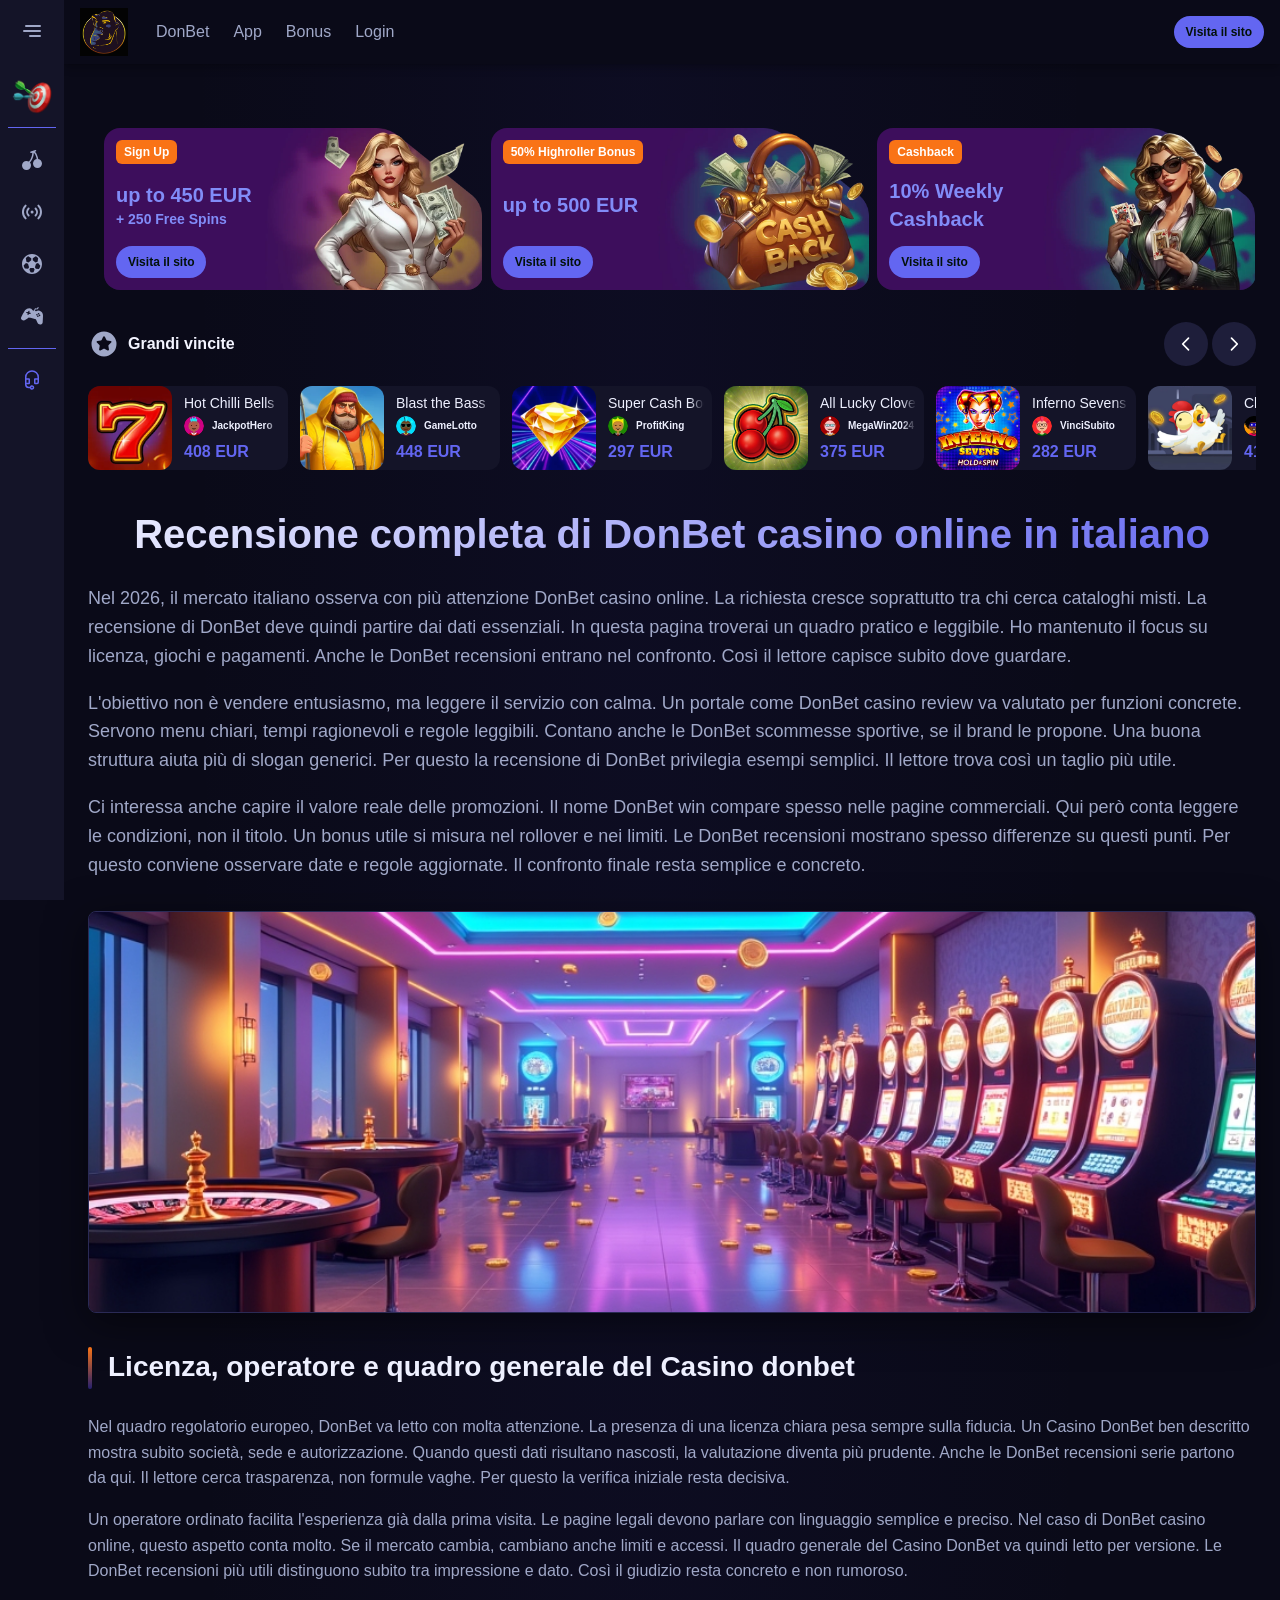
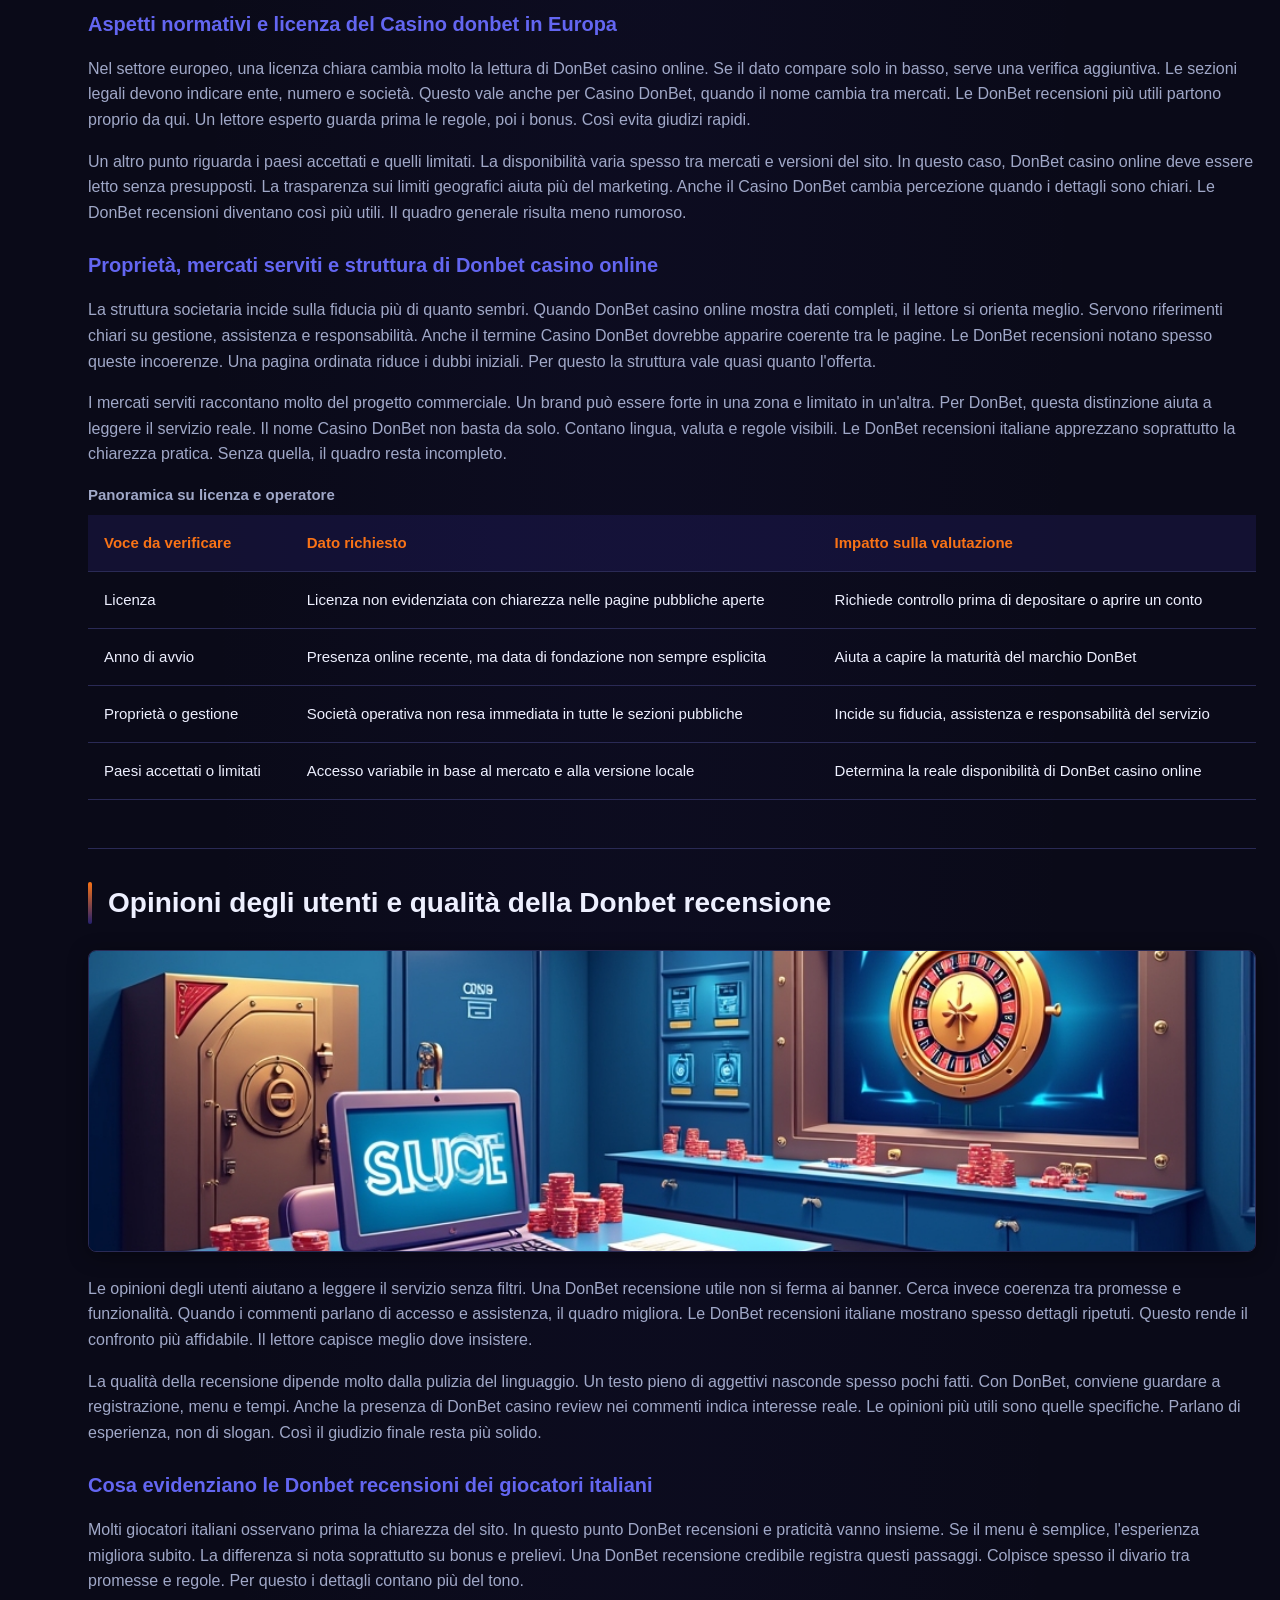
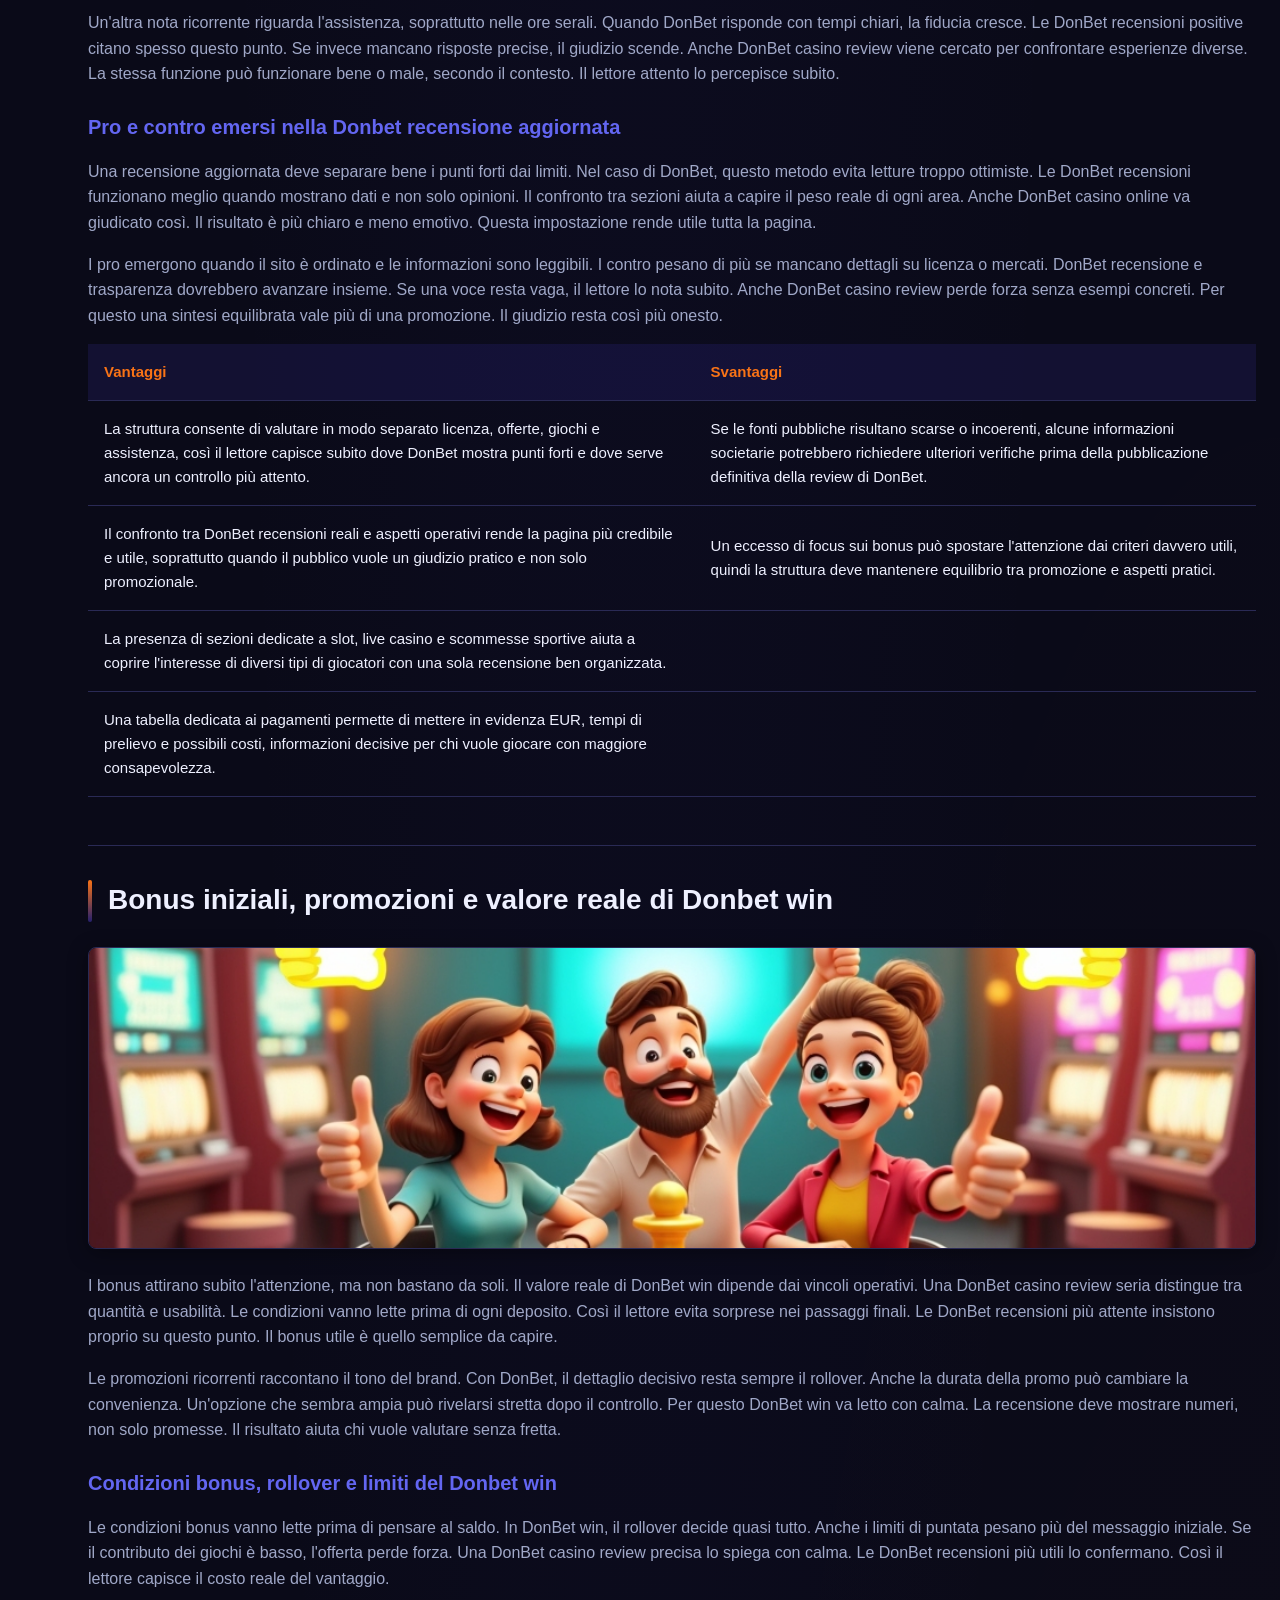
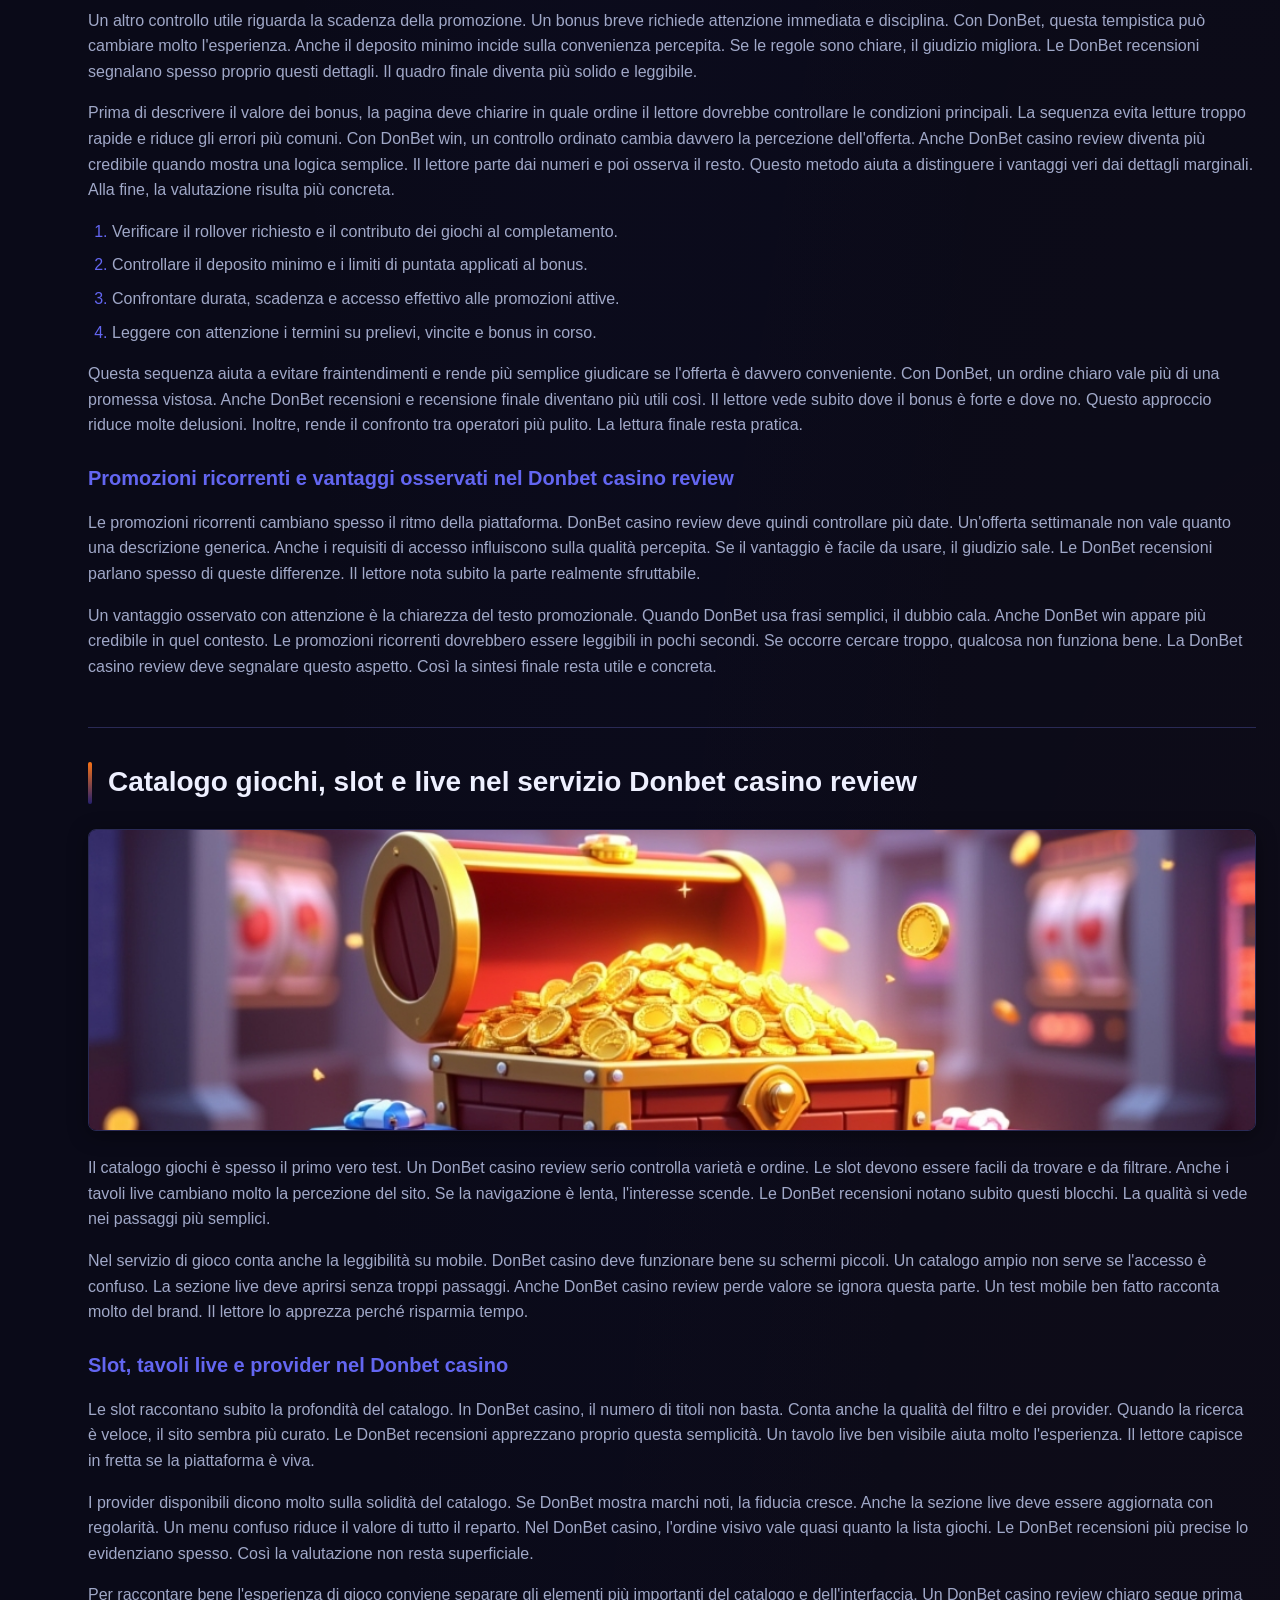
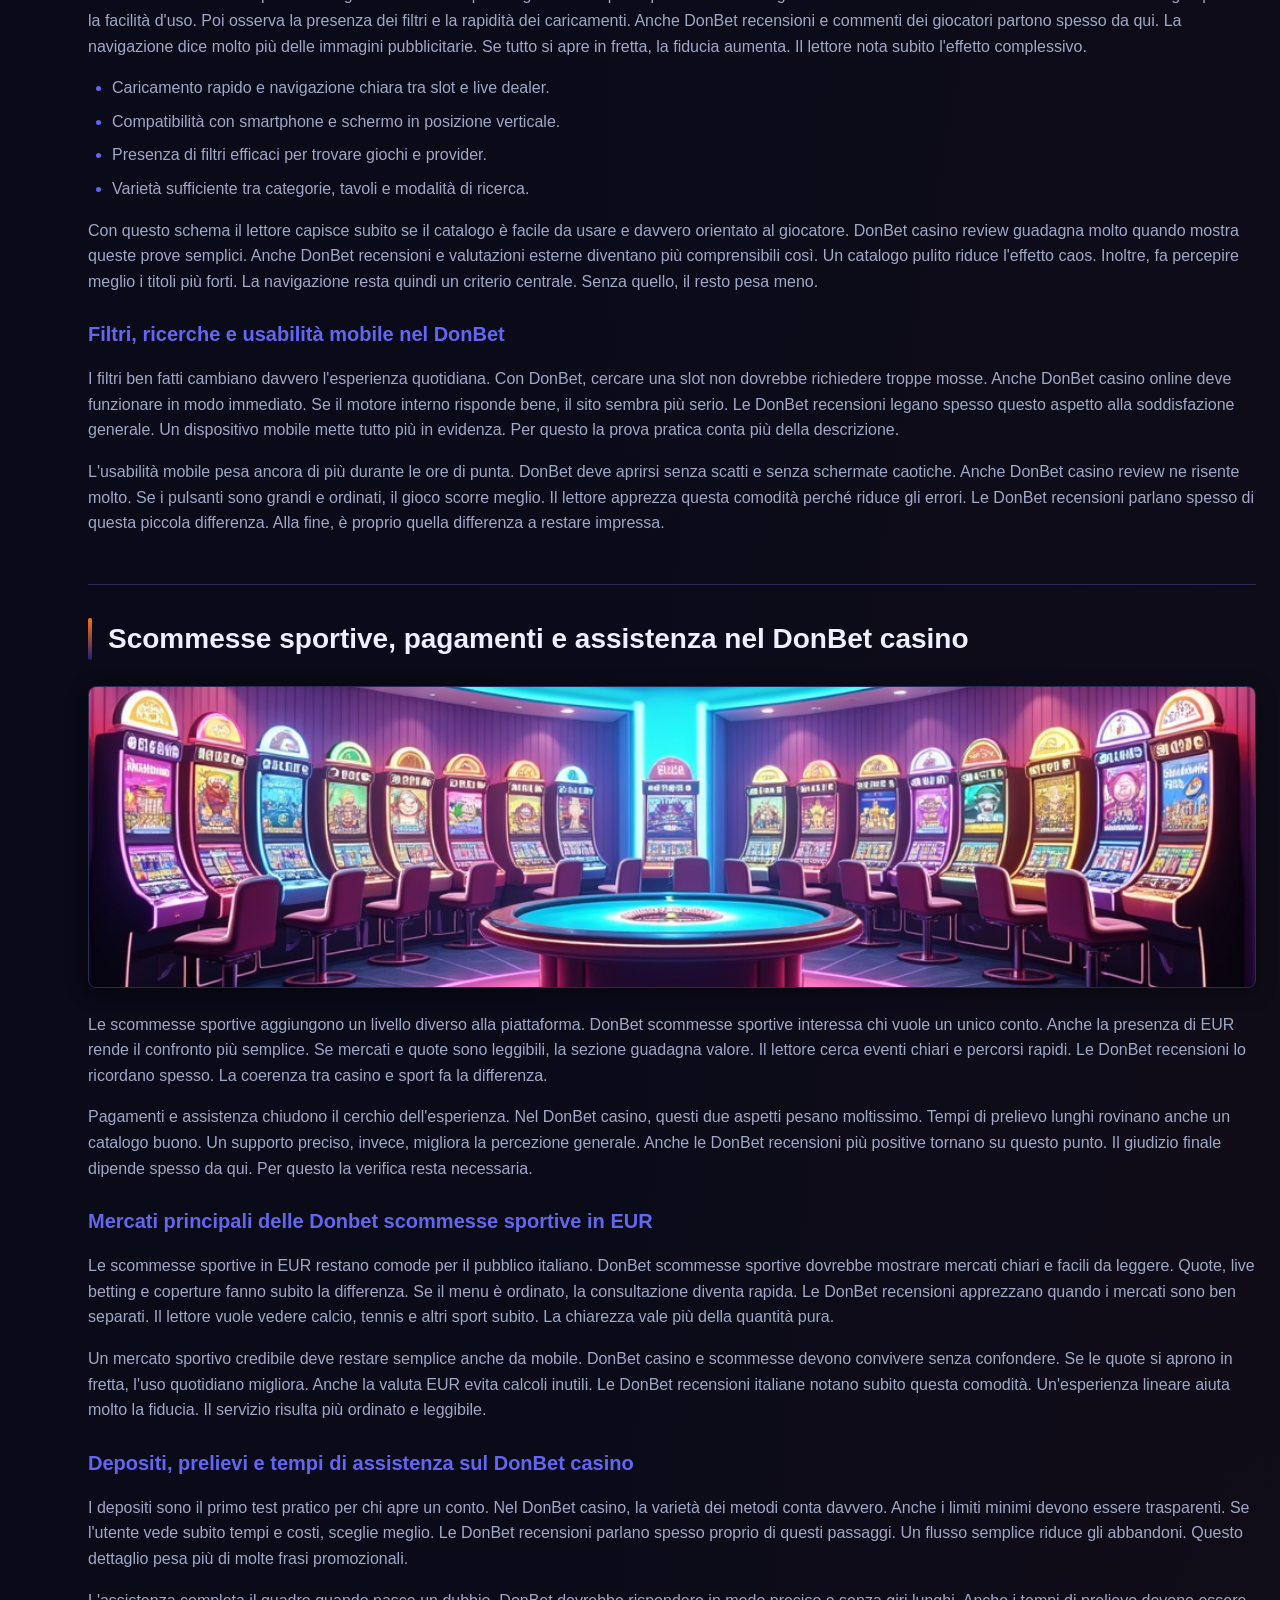
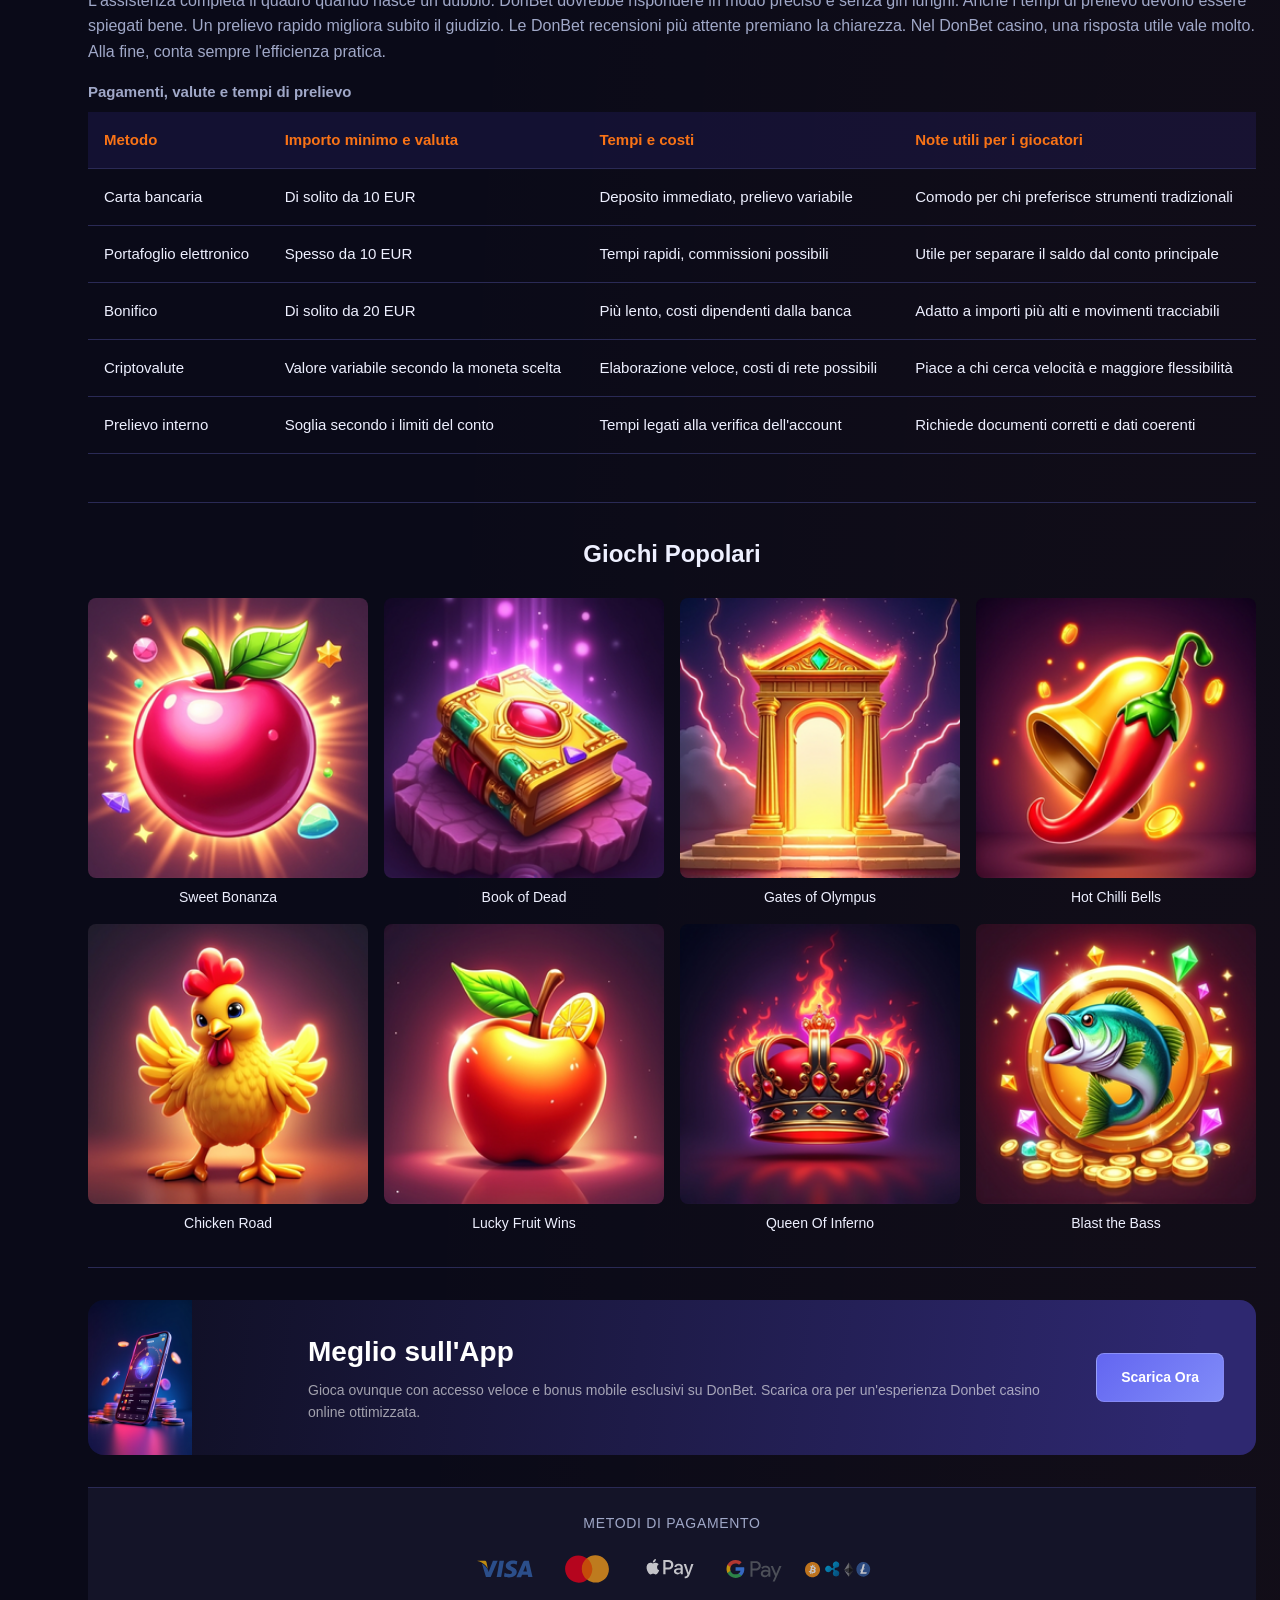
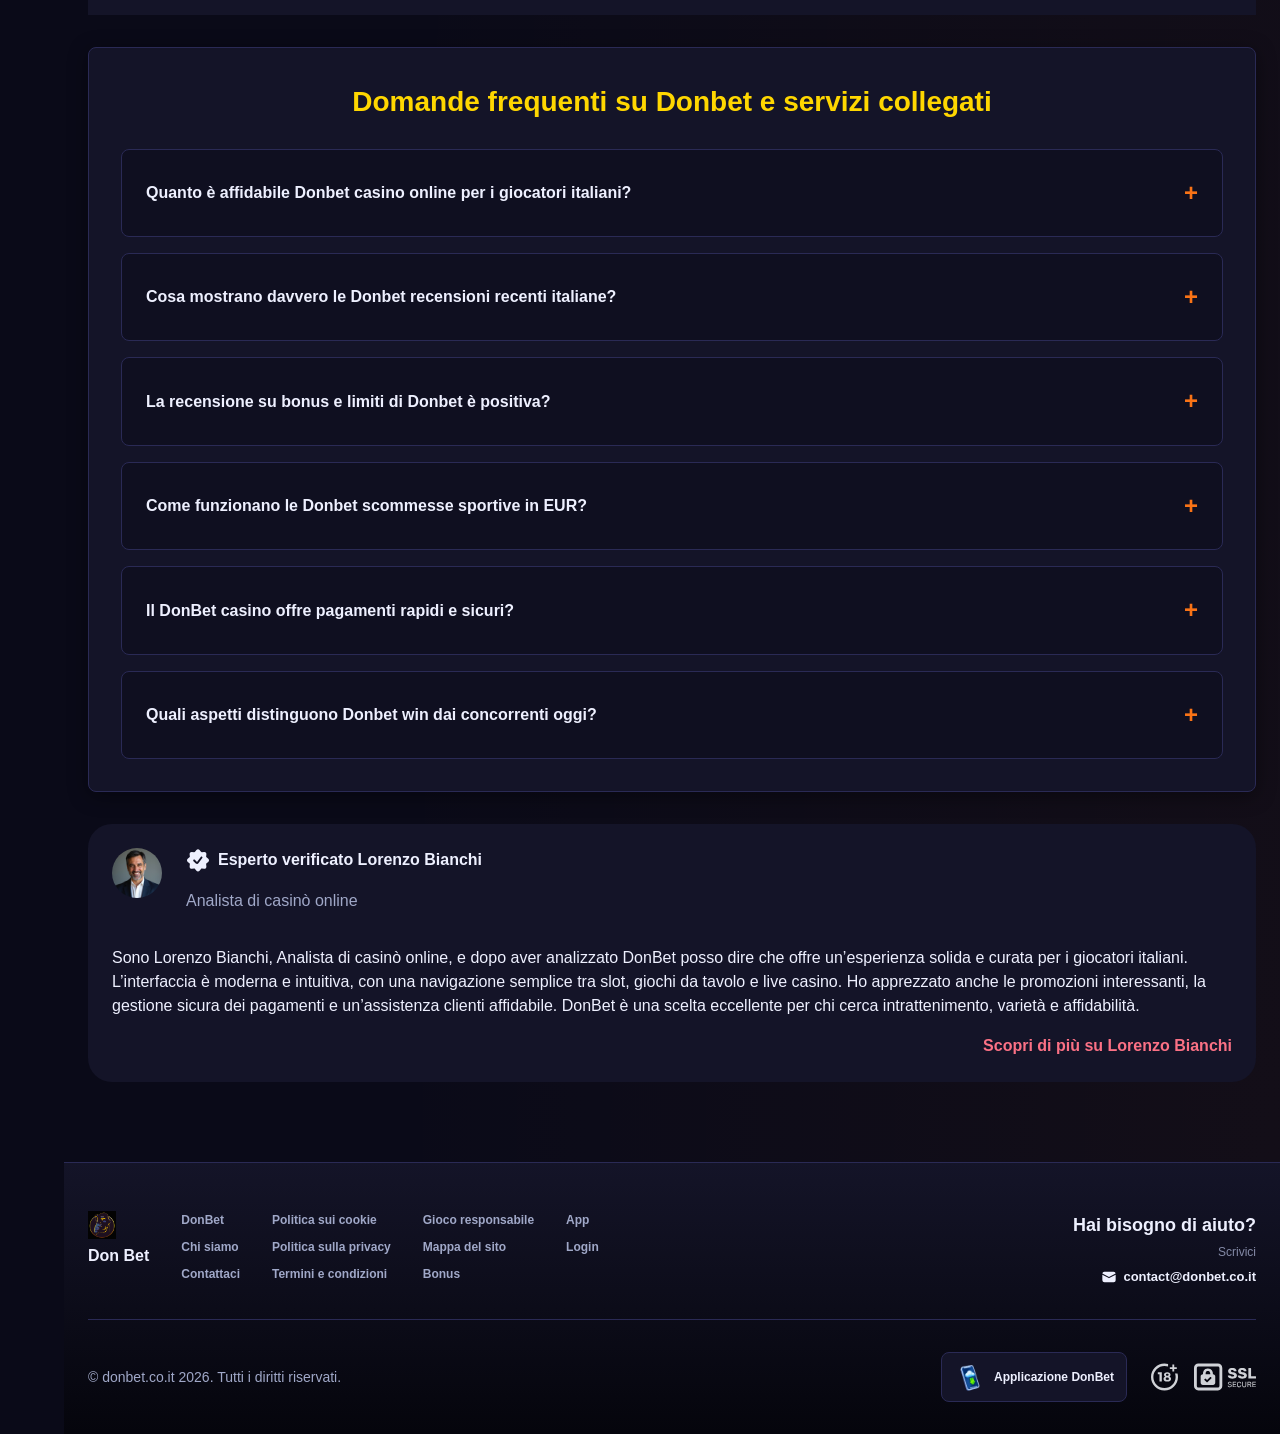
<file: index.html>
<!DOCTYPE html>
<html lang="it">
<head>
    <meta charset="UTF-8">
    <meta name="viewport" content="width=device-width, initial-scale=1.0">
    <meta http-equiv="X-UA-Compatible" content="IE=edge">
    <meta name="robots" content="index, follow">
    <meta name="revisit-after" content="7 days">
    <title>DonBet Casino – 750€ + 75 Free Spin per Iniziare</title>
    <meta name="title" content="DonBet Casino – 750€ + 75 Free Spin per Iniziare">
    <meta name="description" content="DonBet 🎰 recensione completa con licenza, bonus e giochi: leggi la Donbet recensione e scopri se vale davvero la pena oggi in italiano per te ora">
    <meta name="keywords" content="DonBet casino, Donbet casino, Casino donbet, Donbet win, Donbet casino review, Don bet, Donbet casino online, Donbet scommesse sportive, Donbet recensione, Donbet, Donbet recensioni">

    <link rel="canonical" href="https://eventigreen.it/">

    <link rel="icon" type="image/png" sizes="32x32" href="/favicon-32x32.png">

    <meta property="og:title" content="DonBet Casino – 750€ + 75 Free Spin per Iniziare">
    <meta property="og:description" content="DonBet 🎰 recensione completa con licenza, bonus e giochi: leggi la Donbet recensione e scopri se vale davvero la pena oggi in italiano per te ora">
    <meta property="og:type" content="website">
    <meta property="og:url" content="https://eventigreen.it/">
    <meta property="og:site_name" content="Don Bet">
    <meta property="og:locale" content="it">
    <meta property="og:image" content="https://eventigreen.it/images/logo.png">

    <meta name="twitter:card" content="summary">
    <meta name="twitter:title" content="DonBet Casino – 750€ + 75 Free Spin per Iniziare">
    <meta name="twitter:description" content="DonBet 🎰 recensione completa con licenza, bonus e giochi: leggi la Donbet recensione e scopri se vale davvero la pena oggi in italiano per te ora">
    <meta name="twitter:url" content="https://eventigreen.it/">
    <meta name="twitter:image" content="https://eventigreen.it/images/logo.png">

    <link rel="stylesheet" href="/css/style.css">

    <link rel="stylesheet" href="/css/layout.css">

<meta name="googlebot" content="noarchive">
<link rel="alternate" hreflang="it-IT" href="https://donbet.co.it/it-IT/">
<link rel="alternate" hreflang="it" href="https://eventigreen.it/">
<link rel="alternate" hreflang="x-default" href="https://eventigreen.it/">
</head>
<body>
    <div class="nav-sidebar-35deafad isFull" id="navSidebar">
        <div class="nav-sidebar-content-35deafad">
            <div class="nav-sidebar-wrapped-35deafad">
                <div class="nav-sidebar-header-35deafad">
                    <button class="nav-sidebar-header-toggle-35deafad" aria-label="Toggle menu">
                        <span class="nav-sidebar-header-wrap-35deafad">
                            <svg class="m-icon-35deafad">
                                <use xlink:href="/assets/icons/sidebar/sprites.svg#hamburger-r"/>
                            </svg>
                        </span>
                    </button>
                </div>
                <div class="nav-sidebar-wrapped-content-35deafad hideScrollbar-35deafad">
                    <div class="divider-bottom-35deafad">
                        <div class="nav-card nav-sidebar-card--wrapped-35deafad">


                            <a href="/go" class="nav-card__button-35deafad"
                               title="Missioni" rel="noindex nofollow">
                                <img src="/assets/icons/sidebar/missions.webp"
                                     alt="Missioni Donbet casino"
                                     title="Missioni Donbet casino"
                                     class="nav-card__img-35deafad">
                            </a>
                        </div>
                    </div>

                        <div class="nav-sidebar-wrapped-item-35deafad">
                            <a href="/go" title="Tutti i giochi"
                               class="nav-sidebar-icon-35deafad" rel="noindex nofollow">
                                <svg class="m-icon-35deafad">
                                    <use xlink:href="/assets/icons/sidebar/sprites.svg#all-games"/>
                                </svg>
                            </a>
                        </div>
                        <div class="nav-sidebar-wrapped-item-35deafad">
                            <a href="/go" title="Live"
                               class="nav-sidebar-icon-35deafad" rel="noindex nofollow">
                                <svg class="m-icon-35deafad">
                                    <use xlink:href="/assets/icons/sidebar/sprites.svg#live"/>
                                </svg>
                            </a>
                        </div>
                        <div class="nav-sidebar-wrapped-item-35deafad">
                            <a href="/go" title="Sport"
                               class="nav-sidebar-icon-35deafad" rel="noindex nofollow">
                                <svg class="m-icon-35deafad">
                                    <use xlink:href="/assets/icons/sidebar/sprites.svg#sport-soccer"/>
                                </svg>
                            </a>
                        </div>
                        <div class="nav-sidebar-wrapped-item-35deafad">
                            <a href="/go" title="Esports"
                               class="nav-sidebar-icon-35deafad" rel="noindex nofollow">
                                <svg class="m-icon-35deafad">
                                    <use xlink:href="/assets/icons/sidebar/sprites.svg#target-gamepad"/>
                                </svg>
                            </a>
                        </div>

                    <div class="divider-top-35deafad">
                        <a href="/go" title="Supporto"
                           class="nav-sidebar-support-wrapped-35deafad nav-sidebar-icon-35deafad" rel="noindex nofollow">
                            <svg class="m-icon-35deafad">
                                <use xlink:href="/assets/icons/sidebar/sprites.svg#support"/>
                            </svg>
                        </a>
                    </div>
                </div>
            </div>
        </div>
    </div>

    <div class="nav-sidebar-expanded-35deafad" id="navSidebarExpanded">
        <div class="nav-sidebar-header-35deafad">
            <button class="nav-sidebar-header-toggle-35deafad" aria-label="Close menu">
                <span class="nav-sidebar-header-wrap-35deafad">
                    <svg class="m-icon-35deafad">
                        <use xlink:href="/assets/icons/sidebar/sprites.svg#cross"/>
                    </svg>
                </span>
            </button>
                <a href="/" class="nav-logo-35deafad nav-sidebar-header-logo-35deafad" title="Don Bet">
                    <img src="/images/logo.png" alt="Don Bet" title="Don Bet">
                </a>
        </div>
        <div class="nav-sidebar-expanded-content-35deafad">
            <div class="nav-sidebar-expanded-scrollY-35deafad hideScrollbar-35deafad nav-sidebar-expanded--gap-35deafad">
                <div class="nav-sidebar-expanded-cards-35deafad">


                        <div class="nav-card nav-sidebar-card-35deafad">
                            <a href="/go" class="nav-card__button-35deafad"
                               title="Bonus" rel="noindex nofollow">
                                <img src="/assets/icons/sidebar/bonus.webp" alt="Bonus Donbet recensione"
                                     title="Bonus Donbet recensione" class="nav-card__img-35deafad">
                                <span class="nav-card__title-35deafad">Bonus</span>
                            </a>
                        </div>


                        <div class="nav-card nav-sidebar-card-35deafad">
                            <a href="/go" class="nav-card__button-35deafad"
                               title="Missioni" rel="noindex nofollow">
                                <img src="/assets/icons/sidebar/missions.webp" alt="Missioni Donbet casino"
                                     title="Missioni Donbet casino" class="nav-card__img-35deafad">
                                <span class="nav-card__title-35deafad">Missioni</span>
                            </a>
                        </div>

                    <div class="nav-sidebar-cards-grid-35deafad">


                            <div class="nav-card nav-sidebar-card-35deafad">
                                <a href="/go" class="nav-card__button-35deafad"
                                   title="Ruota" rel="noindex nofollow">
                                    <img src="/assets/icons/sidebar/wheel.gif" alt="Ruota Donbet recensioni"
                                         title="Ruota Donbet recensioni" class="nav-card__img-35deafad">
                                    <span class="nav-card__title-35deafad">Ruota</span>
                                </a>
                            </div>


                            <div class="nav-card nav-sidebar-card-35deafad">
                                <a href="/go" class="nav-card__button-35deafad"
                                   title="Fedeltà" rel="noindex nofollow">
                                    <img src="/assets/icons/sidebar/loyalty.webp" alt="Fedeltà Donbet"
                                         title="Fedeltà Donbet" class="nav-card__img-35deafad">
                                    <span class="nav-card__title-35deafad">Fedeltà</span>
                                </a>
                            </div>


                            <div class="nav-card nav-sidebar-card-35deafad">
                                <a href="/go" class="nav-card__button-35deafad"
                                   title="Cashback" rel="noindex nofollow">
                                    <img src="/assets/icons/sidebar/cashback.webp" alt="Cashback Donbet casino online"
                                         title="Cashback Donbet casino online" class="nav-card__img-35deafad">
                                    <span class="nav-card__title-35deafad">Cashback</span>
                                </a>
                            </div>


                            <div class="nav-card nav-sidebar-card-35deafad">
                                <a href="/go" class="nav-card__button-35deafad"
                                   title="Club VIP" rel="noindex nofollow">
                                    <img src="/assets/icons/sidebar/vipclub.webp" alt="Club VIP Donbet casino online"
                                         title="Club VIP Donbet casino online" class="nav-card__img-35deafad">
                                    <span class="nav-card__title-35deafad">Club VIP</span>
                                </a>
                            </div>


                            <div class="nav-card nav-sidebar-card-35deafad">
                                <a href="/go" class="nav-card__button-35deafad"
                                   title="Promozioni" rel="noindex nofollow">
                                    <img src="/assets/icons/sidebar/promotions.webp" alt="Promozioni Donbet casino online"
                                         title="Promozioni Donbet casino online" class="nav-card__img-35deafad">
                                    <span class="nav-card__title-35deafad">Promozioni</span>
                                </a>
                            </div>
                    </div>
                </div>

                <ul class="nav-sidebar-items-35deafad nav-sidebar-expanded-items-35deafad">
                        <li class="nav-sidebar-items-item">
                            <a href="/go" class="nav-sidebar-items-dropdown"
                               title="Tutti i giochi" rel="noindex nofollow">
                                <div class="nav-sidebar-items-title-35deafad nav-sidebar-items-title--light-35deafad">
                                    <div class="m-icon-container-35deafad nav-sidebar-item-icon-35deafad">
                                        <svg class="m-icon-35deafad">
                                            <use xlink:href="/assets/icons/sidebar/sprites.svg#all-games"/>
                                        </svg>
                                    </div>
                                    <span>Tutti i giochi</span>
                                </div>
                            </a>
                        </li>
                        <li class="nav-sidebar-items-item">
                            <a href="/go" class="nav-sidebar-items-dropdown"
                               title="Live" rel="noindex nofollow">
                                <div class="nav-sidebar-items-title-35deafad nav-sidebar-items-title--light-35deafad">
                                    <div class="m-icon-container-35deafad nav-sidebar-item-icon-35deafad">
                                        <svg class="m-icon-35deafad">
                                            <use xlink:href="/assets/icons/sidebar/sprites.svg#live"/>
                                        </svg>
                                    </div>
                                    <span>Live</span>
                                </div>
                            </a>
                        </li>
                        <li class="nav-sidebar-items-item">
                            <a href="/go" class="nav-sidebar-items-dropdown"
                               title="Sport" rel="noindex nofollow">
                                <div class="nav-sidebar-items-title-35deafad nav-sidebar-items-title--light-35deafad">
                                    <div class="m-icon-container-35deafad nav-sidebar-item-icon-35deafad">
                                        <svg class="m-icon-35deafad">
                                            <use xlink:href="/assets/icons/sidebar/sprites.svg#sport-soccer"/>
                                        </svg>
                                    </div>
                                    <span>Sport</span>
                                </div>
                            </a>
                        </li>
                        <li class="nav-sidebar-items-item">
                            <a href="/go" class="nav-sidebar-items-dropdown"
                               title="Esports" rel="noindex nofollow">
                                <div class="nav-sidebar-items-title-35deafad nav-sidebar-items-title--light-35deafad">
                                    <div class="m-icon-container-35deafad nav-sidebar-item-icon-35deafad">
                                        <svg class="m-icon-35deafad">
                                            <use xlink:href="/assets/icons/sidebar/sprites.svg#target-gamepad"/>
                                        </svg>
                                    </div>
                                    <span>Esports</span>
                                </div>
                            </a>
                        </li>
                </ul>

                <ul class="nav-sidebar-items-35deafad nav-sidebar-expanded-items-35deafad flex-1-35deafad"></ul>

                <div class="nav-sidebar-expanded-support-35deafad">
                    <div class="nav-sidebar-expanded-support-help-35deafad">
                        <a href="/go" title="Supporto"
                           class="m-button-35deafad m-button--success-35deafad m-button--m-35deafad nav-sidebar-support-35deafad"
                           rel="noindex nofollow">
                            <div class="m-button-content-35deafad">
                                <svg class="m-icon-35deafad">
                                    <use xlink:href="/assets/icons/sidebar/sprites.svg#support"/>
                                </svg>
                                Supporto
                            </div>
                        </a>
                    </div>
                </div>

                <div class="nav-sidebar-expanded-app-links-35deafad">
                    <a href="/go" class="footer-app-button-35deafad"
                       title="Applicazione DonBet" rel="noindex nofollow">
                        <img class="footer-app-button-image-35deafad"
                             alt="Applicazione DonBet"
                             title="Applicazione DonBet"
                             src="/assets/icons/mobile/app-button-icon.webp">
                        <div class="footer-app-button-text-35deafad">
                            <p class="m-text-35deafad m-fs12-35deafad m-fw700-35deafad m-lh160-35deafad footer-app-button-title-35deafad">Applicazione DonBet</p>
                            <p class="m-text-35deafad m-fs10-35deafad m-fw500-35deafad m-lh160-35deafad footer-app-button-description-35deafad"
                               style="color: #ffffff;">Installa la nostra app</p>
                        </div>
                    </a>
                </div>
            </div>
        </div>
    </div>

    <div class="bottom-overlays-35deafad">
        <div class="bottom-action-buttons-35deafad bottom-overlays__action-buttons-35deafad">
            <div class="bottom-communication-button-35deafad">
                <button class="m-button-35deafad m-gradient-border m-button--secondary-35deafad m-button--m-35deafad scroll-top-btn-35deafad"
                        aria-label="Scroll to top" title="Scroll to top">
                    <div class="m-icon-container-35deafad">
                        <span class="scroll-top-arrow-35deafad">&uarr;</span>
                    </div>
                </button>
            </div>
        </div>

        <nav class="mobile-nav-35deafad" aria-label="Mobile navigation">
            <div class="mobile-nav-wrap-35deafad">
                <a href="/go" title="Tutti i giochi"
                   rel="noindex nofollow" target="_blank">
                    <div class="mobile-nav-item-35deafad">
                        <div class="mobile-nav-item__icon-wrap-35deafad">
                            <svg class="m-icon-35deafad m-icon-loadable mobile-nav-item__icon-35deafad">
                                <use xlink:href="/assets/icons/sidebar/sprites.svg#all-games"/>
                            </svg>
                        </div>
                        <p class="m-text-35deafad m-fs10-35deafad m-fw600-35deafad m-lh160-35deafad m-text-center-35deafad mobile-nav-item__text-35deafad">Tutti i giochi</p>
                    </div>
                </a>

                <a href="/go" title="Sport"
                   rel="noindex nofollow" target="_blank">
                    <div class="mobile-nav-item-35deafad">
                        <div class="mobile-nav-item__icon-wrap-35deafad">
                            <svg class="m-icon-35deafad m-icon-loadable mobile-nav-item__icon-35deafad">
                                <use xlink:href="/assets/icons/sidebar/sprites.svg#sport-soccer"/>
                            </svg>
                        </div>
                        <p class="m-text-35deafad m-fs10-35deafad m-fw600-35deafad m-lh160-35deafad m-text-center-35deafad mobile-nav-item__text-35deafad">Sport</p>
                    </div>
                </a>

                <div class="mobile-nav-item-35deafad">
                    <a href="/go"
                       class="m-button-35deafad m-gradient-border m-button--primary-35deafad m-button--m-35deafad mobile-nav-item__icon-wrap-35deafad"
                       title="Visita il sito"
                       rel="noindex nofollow" target="_blank">
                        <div class="m-button-content-35deafad">
                            <svg class="m-icon-35deafad m-icon-loadable mobile-nav-item__icon-35deafad">
                                <use xlink:href="/assets/icons/sidebar/sprites.svg#person"/>
                            </svg>
                        </div>
                    </a>
                    <p class="m-text-35deafad m-fs10-35deafad m-fw600-35deafad m-lh160-35deafad m-text-center-35deafad mobile-nav-item__text-35deafad">Visita il sito</p>
                </div>

                <a href="/go" title="Bonus"
                   rel="noindex nofollow" target="_blank">
                    <div class="mobile-nav-item-35deafad">
                        <div class="mobile-nav-item__icon-wrap-35deafad">
                            <svg class="m-icon-35deafad m-icon-loadable mobile-nav-item__icon-35deafad">
                                <use xlink:href="/assets/icons/sidebar/sprites.svg#gift"/>
                            </svg>
                        </div>
                        <p class="m-text-35deafad m-fs10-35deafad m-fw600-35deafad m-lh160-35deafad m-text-center-35deafad mobile-nav-item__text-35deafad">Bonus</p>
                    </div>
                </a>

                <a href="/go" title="Missioni"
                   rel="noindex nofollow" target="_blank">
                    <div class="mobile-nav-item-35deafad">
                        <div class="mobile-nav-item__icon-wrap-35deafad">
                            <svg class="m-icon-35deafad m-icon-loadable mobile-nav-item__icon-35deafad">
                                <use xlink:href="/assets/icons/sidebar/sprites.svg#activities"/>
                            </svg>
                        </div>
                        <p class="m-text-35deafad m-fs10-35deafad m-fw600-35deafad m-lh160-35deafad m-text-center-35deafad mobile-nav-item__text-35deafad">Missioni</p>
                    </div>
                </a>
            </div>
        </nav>
    </div>


    <div class="site-wrapper-35deafad with-sidebar-35deafad">
<nav class="main-nav-35deafad">
    <div class="main-nav-content-35deafad">
        <div class="main-nav-content-left-35deafad">
            <button class="main-nav-content-toggle-35deafad nav-sidebar-header-toggle-35deafad" aria-label="Toggle menu" aria-expanded="false">
                <svg class="m-icon-35deafad m-icon-loadable">
                    <use xlink:href="/assets/icons/sidebar/sprites.svg#hamburger"/>
                </svg>
            </button>

            <a href="/" class="nav-logo-35deafad main-nav-logo-35deafad" title="Don Bet">
                <img src="/images/logo.png" alt="Don Bet" title="Don Bet">
            </a>
        </div>

        <div class="main-nav-content-center-35deafad">
            <a href="/" class="nav-link-35deafad" title="DonBet">DonBet</a>
            <a href="/app/" class="nav-link-35deafad" title="App">App</a>
            <a href="/bonus/" class="nav-link-35deafad" title="Bonus">Bonus</a>
            <a href="/login/" class="nav-link-35deafad" title="Login">Login</a>
        </div>

        <div class="main-nav-content-auth-35deafad">
            <a class="m-button-35deafad m-gradient-border m-button--primary-35deafad m-button--s-35deafad"
               href="/go" title="Visita il sito"
               rel="noindex nofollow" target="_blank">
                <div class="m-button-content-35deafad">Visita il sito</div>
            </a>
        </div>
    </div>
</nav>
        <main class="main-content-35deafad">
<article class="page-content-35deafad">
    <div class="container-35deafad">


<section class="lobby-banners-35deafad">
    <div class="lobby-slider-35deafad" style="--max-slide-width:auto;--bp-xxxl-plus:33.3333%;--slides-xxxl-plus:3;--bp-xxxl:33.3333%;--slides-xxxl:3;--bp-xxl:33.3333%;--slides-xxl:3;--bp-xl-2:33.3333%;--slides-xl-2:3;--bp-xl:100%;--slides-xl:1;--bp-l:100%;--slides-l:1;--bp-m:100%;--slides-m:1;--bp-s:100%;--slides-s:1;--bp-xs:100%;--slides-xs:1;--bp-xxs:100%;--slides-xxs:1;">
        <div class="lobby-slider__scroll-wrap-35deafad">
            <div class="lobby-slider__scroll-box-35deafad">
                <div class="lobby-slider__slide-35deafad">
                    <div class="lobby-slider__slide-content-35deafad">
                        <div class="lobby-banners__banner">
                            <div class="lobby-banner-35deafad">
                                <div class="lobby-banner-picture-35deafad lobby-banner__image-35deafad">
                                    <picture class="banner-picture-35deafad">
                                        <img src="/assets/banners/play-jonny-casino.webp" alt="Sign Up Donbet scommesse sportive" title="Sign Up Donbet scommesse sportive" fetchpriority="high" loading="eager" decoding="async">
                                    </picture>
                                </div>
                                <div class="lobby-banner__content-35deafad">
                                    <div class="lobby-badge-35deafad lobby-badge--secondary-35deafad lobby-badge--m-35deafad">
                                        <div class="lobby-badge-content-35deafad">
                                            <div class="lobby-badge-text-35deafad">Sign Up</div>
                                        </div>
                                    </div>
                                    <div class="lobby-banner__text-35deafad">
                                        <p class="lobby-banner-text-35deafad lobby-banner-text--header-35deafad" style="color:var(--color-at400);">
                                            up to 450 EUR
                                        </p>
                                        <p class="lobby-banner-text-35deafad lobby-banner-text--body-35deafad" style="color:var(--color-at400);">
                                            + 250 Free Spins
                                        </p>
                                    </div>
                                    <a href="/go" rel="noindex nofollow" target="_blank" class="lobby-btn-35deafad lobby-btn--primary-35deafad lobby-btn--s-35deafad" title="Sign Up Visita il sito">
                                        <div class="lobby-btn-content-35deafad">Visita il sito</div>
                                    </a>
                                </div>
                            </div>
                        </div>
                    </div>
                </div>
                <div class="lobby-slider__slide-35deafad">
                    <div class="lobby-slider__slide-content-35deafad">
                        <div class="lobby-banners__banner">
                            <div class="lobby-banner-35deafad">
                                <div class="lobby-banner-picture-35deafad lobby-banner__image-35deafad">
                                    <picture class="banner-picture-35deafad">
                                        <img src="/assets/banners/playjonny.webp" alt="50% Highroller Bonus Donbet recensioni" title="50% Highroller Bonus Donbet recensioni" loading="lazy" fetchpriority="low" decoding="async">
                                    </picture>
                                </div>
                                <div class="lobby-banner__content-35deafad">
                                    <div class="lobby-badge-35deafad lobby-badge--secondary-35deafad lobby-badge--m-35deafad">
                                        <div class="lobby-badge-content-35deafad">
                                            <div class="lobby-badge-text-35deafad">50% Highroller Bonus</div>
                                        </div>
                                    </div>
                                    <div class="lobby-banner__text-35deafad">
                                        <p class="lobby-banner-text-35deafad lobby-banner-text--header-35deafad" style="color:var(--color-at400);">
                                            up to 500 EUR
                                        </p>
                                    </div>
                                    <a href="/go" rel="noindex nofollow" target="_blank" class="lobby-btn-35deafad lobby-btn--primary-35deafad lobby-btn--s-35deafad" title="50% Highroller Bonus Visita il sito">
                                        <div class="lobby-btn-content-35deafad">Visita il sito</div>
                                    </a>
                                </div>
                            </div>
                        </div>
                    </div>
                </div>
                <div class="lobby-slider__slide-35deafad">
                    <div class="lobby-slider__slide-content-35deafad">
                        <div class="lobby-banners__banner">
                            <div class="lobby-banner-35deafad">
                                <div class="lobby-banner-picture-35deafad lobby-banner__image-35deafad">
                                    <picture class="banner-picture-35deafad">
                                        <img src="/assets/banners/play-jonny.webp" alt="Cashback Donbet casino online" title="Cashback Donbet casino online" loading="lazy" fetchpriority="low" decoding="async">
                                    </picture>
                                </div>
                                <div class="lobby-banner__content-35deafad">
                                    <div class="lobby-badge-35deafad lobby-badge--secondary-35deafad lobby-badge--m-35deafad">
                                        <div class="lobby-badge-content-35deafad">
                                            <div class="lobby-badge-text-35deafad">Cashback</div>
                                        </div>
                                    </div>
                                    <div class="lobby-banner__text-35deafad">
                                        <p class="lobby-banner-text-35deafad lobby-banner-text--header-35deafad" style="color:var(--color-at400);">
                                            10% Weekly Cashback
                                        </p>
                                    </div>
                                    <a href="/go" rel="noindex nofollow" target="_blank" class="lobby-btn-35deafad lobby-btn--primary-35deafad lobby-btn--s-35deafad" title="Cashback Visita il sito">
                                        <div class="lobby-btn-content-35deafad">Visita il sito</div>
                                    </a>
                                </div>
                            </div>
                        </div>
                    </div>
                </div>
            </div>
        </div>
    </div>
</section>

<section class="recent-big-wins-section-35deafad">
    <div class="recent-big-wins-slider-35deafad"
         data-asset-pools='{"avatar_files": ["40x40.0.webp", "40x40.1.webp", "40x40.2.webp", "40x40.3.webp", "40x40.4.webp", "40x40.5.webp", "40x40.6.webp", "40x40.7.webp", "40x40.8.webp", "40x40.9.webp", "40x40.10.webp", "40x40.11.webp", "40x40.12.webp", "40x40.13.webp", "40x40.14.webp"], "currency": "EUR", "game_icons": ["inout.webp", "penguinking.webp", "penguinking1.webp", "shadylady.oops.webp", "softswiss.1spin4win-LuckyFruitWins100_designed.webp", "softswiss.scatterkings-GoldLuckSizzlingSevens.webp", "softswiss.softswiss-AllLuckyClover100_designed.webp", "softswiss.softswiss-BurningChilliX_designed.webp", "softswiss.softswiss-HotChilliBells_designed.webp", "softswiss.webp", "spinomenal.SlotMachine_ZeusUnchainedHoldHit_designed.webp", "spinomenal.webp"], "game_names": ["Chicken Road", "Super Cash Boost: Hold \u0026 Win", "Break the Piggy Bank", "Oops", "Lucky Fruit Wins 100", "Inferno Sevens", "All Lucky Clovers 100", "Burning Chilli X", "Hot Chilli Bells", "Blast the Bass", "Zeus Unchained - Hold \u0026 Hit", "Queen Of Inferno"], "max_amount": 500, "min_amount": 50, "usernames": ["LuckyAce", "BigWin88", "SlotMaster", "JackpotHero", "Player777", "WinCorsa", "FortunaMax", "ReyJackpot", "Suertudo77", "CasinoKing", "GiochiTop", "Vincitore24", "SlotVibes", "AceDeluxe", "LuckyToro", "MegaWin2024", "SpinStar", "ProfitKing", "DonaFortuna", "VinciSubito", "JackpotPro", "CassaWin", "Rullo88", "Fortuna777", "GameLotto"]}'
         data-keywords='["Donbet", "Donbet casino", "Donbet recensioni", "Don bet", "Don bet casino", "Donbet win", "Casino donbet", "Donbet recensione", "Donbet casino online", "Donbet casino review", "Donbet scommesse sportive"]'
         data-auto-rotate="true"
         data-interval="3000"
         style="--perRow: 5; --duration: 0.6s; --perRowDefault: 5; --perRowMiddle: 4; --perRowMin: 3;">

        <!-- Header with title and controls -->
        <div class="recent-big-wins-header-35deafad">
            <div class="recent-big-wins-header__title-35deafad">
                <svg class="bw-icon-35deafad">
                    <use xlink:href="/assets/icons/sidebar/sprites.svg#big-wins"/>
                </svg>
                Grandi vincite
            </div>
            <div class="recent-big-wins-header__control-35deafad">
                <div class="bw-prev-next-arrows-35deafad">
                    <button class="bw-arrow-btn-35deafad"
                            aria-label="Slide prev"
                            data-slider-action="prev">
                        <span class="bw-icon-container-35deafad">
                            <svg class="bw-icon-35deafad bw-chevron-35deafad" style="transform: rotate(270deg);">
                                <use xlink:href="/assets/icons/sidebar/sprites.svg#chevron"/>
                            </svg>
                        </span>
                    </button>
                    <button class="bw-arrow-btn-35deafad"
                            aria-label="Slide next"
                            data-slider-action="next">
                        <span class="bw-icon-container-35deafad">
                            <svg class="bw-icon-35deafad bw-chevron-35deafad" style="transform: rotate(90deg);">
                                <use xlink:href="/assets/icons/sidebar/sprites.svg#chevron"/>
                            </svg>
                        </span>
                    </button>
                </div>
            </div>
        </div>

        <!-- Slider container (populated dynamically by JS) -->
        <div class="recent-big-wins-slider__cards-35deafad" data-slider-cards>
        </div>
    </div>
</section>

        <header class="page-header-35deafad">
            <h1>Recensione completa di DonBet casino online in italiano</h1>
            <div class="intro-35deafad">
                <p>Nel 2026, il mercato italiano osserva con più attenzione DonBet casino online. La richiesta cresce soprattutto tra chi cerca cataloghi misti. La recensione di DonBet deve quindi partire dai dati essenziali. In questa pagina troverai un quadro pratico e leggibile. Ho mantenuto il focus su licenza, giochi e pagamenti. Anche le DonBet recensioni entrano nel confronto. Così il lettore capisce subito dove guardare.</p>
                <p>L'obiettivo non è vendere entusiasmo, ma leggere il servizio con calma. Un portale come DonBet casino review va valutato per funzioni concrete. Servono menu chiari, tempi ragionevoli e regole leggibili. Contano anche le DonBet scommesse sportive, se il brand le propone. Una buona struttura aiuta più di slogan generici. Per questo la recensione di DonBet privilegia esempi semplici. Il lettore trova così un taglio più utile.</p>
                <p>Ci interessa anche capire il valore reale delle promozioni. Il nome DonBet win compare spesso nelle pagine commerciali. Qui però conta leggere le condizioni, non il titolo. Un bonus utile si misura nel rollover e nei limiti. Le DonBet recensioni mostrano spesso differenze su questi punti. Per questo conviene osservare date e regole aggiornate. Il confronto finale resta semplice e concreto.</p>
            </div>
        </header>

        <div class="hero-image-35deafad">
            <img src="/images/donbet_casino_online_recensione_hero.png" alt="Donbet casino" title="Donbet casino" loading="lazy">
        </div>

        <section class="content-section-35deafad card-35deafad">
            <h2>Licenza, operatore e quadro generale del Casino donbet</h2>


            <p>Nel quadro regolatorio europeo, DonBet va letto con molta attenzione. La presenza di una licenza chiara pesa sempre sulla fiducia. Un Casino DonBet ben descritto mostra subito società, sede e autorizzazione. Quando questi dati risultano nascosti, la valutazione diventa più prudente. Anche le DonBet recensioni serie partono da qui. Il lettore cerca trasparenza, non formule vaghe. Per questo la verifica iniziale resta decisiva.</p>
            <p>Un operatore ordinato facilita l'esperienza già dalla prima visita. Le pagine legali devono parlare con linguaggio semplice e preciso. Nel caso di DonBet casino online, questo aspetto conta molto. Se il mercato cambia, cambiano anche limiti e accessi. Il quadro generale del Casino DonBet va quindi letto per versione. Le DonBet recensioni più utili distinguono subito tra impressione e dato. Così il giudizio resta concreto e non rumoroso.</p>

                
        <h3>Aspetti normativi e licenza del Casino donbet in Europa</h3>
            <p>Nel settore europeo, una licenza chiara cambia molto la lettura di DonBet casino online. Se il dato compare solo in basso, serve una verifica aggiuntiva. Le sezioni legali devono indicare ente, numero e società. Questo vale anche per Casino DonBet, quando il nome cambia tra mercati. Le DonBet recensioni più utili partono proprio da qui. Un lettore esperto guarda prima le regole, poi i bonus. Così evita giudizi rapidi.</p>
            <p>Un altro punto riguarda i paesi accettati e quelli limitati. La disponibilità varia spesso tra mercati e versioni del sito. In questo caso, DonBet casino online deve essere letto senza presupposti. La trasparenza sui limiti geografici aiuta più del marketing. Anche il Casino DonBet cambia percezione quando i dettagli sono chiari. Le DonBet recensioni diventano così più utili. Il quadro generale risulta meno rumoroso.</p>



                
        <h3>Proprietà, mercati serviti e struttura di Donbet casino online</h3>
            <p>La struttura societaria incide sulla fiducia più di quanto sembri. Quando DonBet casino online mostra dati completi, il lettore si orienta meglio. Servono riferimenti chiari su gestione, assistenza e responsabilità. Anche il termine Casino DonBet dovrebbe apparire coerente tra le pagine. Le DonBet recensioni notano spesso queste incoerenze. Una pagina ordinata riduce i dubbi iniziali. Per questo la struttura vale quasi quanto l'offerta.</p>
            <p>I mercati serviti raccontano molto del progetto commerciale. Un brand può essere forte in una zona e limitato in un'altra. Per DonBet, questa distinzione aiuta a leggere il servizio reale. Il nome Casino DonBet non basta da solo. Contano lingua, valuta e regole visibili. Le DonBet recensioni italiane apprezzano soprattutto la chiarezza pratica. Senza quella, il quadro resta incompleto.</p>



                
        <div class="table-wrapper-35deafad">
            <table class="content-table-35deafad">
                <caption>Panoramica su licenza e operatore</caption>

                <thead>
                    <tr>
                            <th>Voce da verificare</th>
                            <th>Dato richiesto</th>
                            <th>Impatto sulla valutazione</th>
                    </tr>
                </thead>

                <tbody>
                        <tr>
                                <td>Licenza</td>
                                <td>Licenza non evidenziata con chiarezza nelle pagine pubbliche aperte</td>
                                <td>Richiede controllo prima di depositare o aprire un conto</td>
                        </tr>
                        <tr>
                                <td>Anno di avvio</td>
                                <td>Presenza online recente, ma data di fondazione non sempre esplicita</td>
                                <td>Aiuta a capire la maturità del marchio DonBet</td>
                        </tr>
                        <tr>
                                <td>Proprietà o gestione</td>
                                <td>Società operativa non resa immediata in tutte le sezioni pubbliche</td>
                                <td>Incide su fiducia, assistenza e responsabilità del servizio</td>
                        </tr>
                        <tr>
                                <td>Paesi accettati o limitati</td>
                                <td>Accesso variabile in base al mercato e alla versione locale</td>
                                <td>Determina la reale disponibilità di DonBet casino online</td>
                        </tr>
                </tbody>
            </table>
        </div>



        </section>
        <section class="content-section-35deafad card-35deafad">
            <h2>Opinioni degli utenti e qualità della Donbet recensione</h2>

            <div class="section-image-35deafad">
                <img src="/images/donbet_licenza_operatore_panorama.png" alt="Donbet casino review" title="Donbet casino review" loading="lazy">
            </div>

            <p>Le opinioni degli utenti aiutano a leggere il servizio senza filtri. Una DonBet recensione utile non si ferma ai banner. Cerca invece coerenza tra promesse e funzionalità. Quando i commenti parlano di accesso e assistenza, il quadro migliora. Le DonBet recensioni italiane mostrano spesso dettagli ripetuti. Questo rende il confronto più affidabile. Il lettore capisce meglio dove insistere.</p>
            <p>La qualità della recensione dipende molto dalla pulizia del linguaggio. Un testo pieno di aggettivi nasconde spesso pochi fatti. Con DonBet, conviene guardare a registrazione, menu e tempi. Anche la presenza di DonBet casino review nei commenti indica interesse reale. Le opinioni più utili sono quelle specifiche. Parlano di esperienza, non di slogan. Così il giudizio finale resta più solido.</p>

                
        <h3>Cosa evidenziano le Donbet recensioni dei giocatori italiani</h3>
            <p>Molti giocatori italiani osservano prima la chiarezza del sito. In questo punto DonBet recensioni e praticità vanno insieme. Se il menu è semplice, l'esperienza migliora subito. La differenza si nota soprattutto su bonus e prelievi. Una DonBet recensione credibile registra questi passaggi. Colpisce spesso il divario tra promesse e regole. Per questo i dettagli contano più del tono.</p>
            <p>Un'altra nota ricorrente riguarda l'assistenza, soprattutto nelle ore serali. Quando DonBet risponde con tempi chiari, la fiducia cresce. Le DonBet recensioni positive citano spesso questo punto. Se invece mancano risposte precise, il giudizio scende. Anche DonBet casino review viene cercato per confrontare esperienze diverse. La stessa funzione può funzionare bene o male, secondo il contesto. Il lettore attento lo percepisce subito.</p>



                
        <h3>Pro e contro emersi nella Donbet recensione aggiornata</h3>
            <p>Una recensione aggiornata deve separare bene i punti forti dai limiti. Nel caso di DonBet, questo metodo evita letture troppo ottimiste. Le DonBet recensioni funzionano meglio quando mostrano dati e non solo opinioni. Il confronto tra sezioni aiuta a capire il peso reale di ogni area. Anche DonBet casino online va giudicato così. Il risultato è più chiaro e meno emotivo. Questa impostazione rende utile tutta la pagina.</p>
            <p>I pro emergono quando il sito è ordinato e le informazioni sono leggibili. I contro pesano di più se mancano dettagli su licenza o mercati. DonBet recensione e trasparenza dovrebbero avanzare insieme. Se una voce resta vaga, il lettore lo nota subito. Anche DonBet casino review perde forza senza esempi concreti. Per questo una sintesi equilibrata vale più di una promozione. Il giudizio resta così più onesto.</p>



                
        <div class="table-wrapper-35deafad">
            <table class="content-table-35deafad">
                <thead>
                    <tr>
                        <th>Vantaggi</th>
                        <th>Svantaggi</th>
                    </tr>
                </thead>
                <tbody>
                        <tr>
                            <td>La struttura consente di valutare in modo separato licenza, offerte, giochi e assistenza, così il lettore capisce subito dove DonBet mostra punti forti e dove serve ancora un controllo più attento.</td>
                            <td>Se le fonti pubbliche risultano scarse o incoerenti, alcune informazioni societarie potrebbero richiedere ulteriori verifiche prima della pubblicazione definitiva della review di DonBet.</td>
                        </tr>
                        <tr>
                            <td>Il confronto tra DonBet recensioni reali e aspetti operativi rende la pagina più credibile e utile, soprattutto quando il pubblico vuole un giudizio pratico e non solo promozionale.</td>
                            <td>Un eccesso di focus sui bonus può spostare l&#39;attenzione dai criteri davvero utili, quindi la struttura deve mantenere equilibrio tra promozione e aspetti pratici.</td>
                        </tr>
                        <tr>
                            <td>La presenza di sezioni dedicate a slot, live casino e scommesse sportive aiuta a coprire l&#39;interesse di diversi tipi di giocatori con una sola recensione ben organizzata.</td>
                            <td></td>
                        </tr>
                        <tr>
                            <td>Una tabella dedicata ai pagamenti permette di mettere in evidenza EUR, tempi di prelievo e possibili costi, informazioni decisive per chi vuole giocare con maggiore consapevolezza.</td>
                            <td></td>
                        </tr>
                </tbody>
            </table>
        </div>



        </section>
        <section class="content-section-35deafad card-35deafad">
            <h2>Bonus iniziali, promozioni e valore reale di Donbet win</h2>

            <div class="section-image-35deafad">
                <img src="/images/donbet_recensioni_opinioni_utenti.png" alt="Donbet recensioni" title="Donbet recensioni" loading="lazy">
            </div>

            <p>I bonus attirano subito l'attenzione, ma non bastano da soli. Il valore reale di DonBet win dipende dai vincoli operativi. Una DonBet casino review seria distingue tra quantità e usabilità. Le condizioni vanno lette prima di ogni deposito. Così il lettore evita sorprese nei passaggi finali. Le DonBet recensioni più attente insistono proprio su questo punto. Il bonus utile è quello semplice da capire.</p>
            <p>Le promozioni ricorrenti raccontano il tono del brand. Con DonBet, il dettaglio decisivo resta sempre il rollover. Anche la durata della promo può cambiare la convenienza. Un'opzione che sembra ampia può rivelarsi stretta dopo il controllo. Per questo DonBet win va letto con calma. La recensione deve mostrare numeri, non solo promesse. Il risultato aiuta chi vuole valutare senza fretta.</p>

                
        <h3>Condizioni bonus, rollover e limiti del Donbet win</h3>
            <p>Le condizioni bonus vanno lette prima di pensare al saldo. In DonBet win, il rollover decide quasi tutto. Anche i limiti di puntata pesano più del messaggio iniziale. Se il contributo dei giochi è basso, l'offerta perde forza. Una DonBet casino review precisa lo spiega con calma. Le DonBet recensioni più utili lo confermano. Così il lettore capisce il costo reale del vantaggio.</p>
            <p>Un altro controllo utile riguarda la scadenza della promozione. Un bonus breve richiede attenzione immediata e disciplina. Con DonBet, questa tempistica può cambiare molto l'esperienza. Anche il deposito minimo incide sulla convenienza percepita. Se le regole sono chiare, il giudizio migliora. Le DonBet recensioni segnalano spesso proprio questi dettagli. Il quadro finale diventa più solido e leggibile.</p>



                
        <p>Prima di descrivere il valore dei bonus, la pagina deve chiarire in quale ordine il lettore dovrebbe controllare le condizioni principali. La sequenza evita letture troppo rapide e riduce gli errori più comuni. Con DonBet win, un controllo ordinato cambia davvero la percezione dell'offerta. Anche DonBet casino review diventa più credibile quando mostra una logica semplice. Il lettore parte dai numeri e poi osserva il resto. Questo metodo aiuta a distinguere i vantaggi veri dai dettagli marginali. Alla fine, la valutazione risulta più concreta.</p>
        <ol class="content-list-35deafad content-list--ordered">
                <li>Verificare il rollover richiesto e il contributo dei giochi al completamento.</li>
                <li>Controllare il deposito minimo e i limiti di puntata applicati al bonus.</li>
                <li>Confrontare durata, scadenza e accesso effettivo alle promozioni attive.</li>
                <li>Leggere con attenzione i termini su prelievi, vincite e bonus in corso.</li>
        </ol>
        <p>Questa sequenza aiuta a evitare fraintendimenti e rende più semplice giudicare se l'offerta è davvero conveniente. Con DonBet, un ordine chiaro vale più di una promessa vistosa. Anche DonBet recensioni e recensione finale diventano più utili così. Il lettore vede subito dove il bonus è forte e dove no. Questo approccio riduce molte delusioni. Inoltre, rende il confronto tra operatori più pulito. La lettura finale resta pratica.</p>



                
        <h3>Promozioni ricorrenti e vantaggi osservati nel Donbet casino review</h3>
            <p>Le promozioni ricorrenti cambiano spesso il ritmo della piattaforma. DonBet casino review deve quindi controllare più date. Un'offerta settimanale non vale quanto una descrizione generica. Anche i requisiti di accesso influiscono sulla qualità percepita. Se il vantaggio è facile da usare, il giudizio sale. Le DonBet recensioni parlano spesso di queste differenze. Il lettore nota subito la parte realmente sfruttabile.</p>
            <p>Un vantaggio osservato con attenzione è la chiarezza del testo promozionale. Quando DonBet usa frasi semplici, il dubbio cala. Anche DonBet win appare più credibile in quel contesto. Le promozioni ricorrenti dovrebbero essere leggibili in pochi secondi. Se occorre cercare troppo, qualcosa non funziona bene. La DonBet casino review deve segnalare questo aspetto. Così la sintesi finale resta utile e concreta.</p>



        </section>
        <section class="content-section-35deafad card-35deafad">
            <h2>Catalogo giochi, slot e live nel servizio Donbet casino review</h2>

            <div class="section-image-35deafad">
                <img src="/images/donbet_win_bonus_promozioni.png" alt="Donbet win" title="Donbet win" loading="lazy">
            </div>

            <p>Il catalogo giochi è spesso il primo vero test. Un DonBet casino review serio controlla varietà e ordine. Le slot devono essere facili da trovare e da filtrare. Anche i tavoli live cambiano molto la percezione del sito. Se la navigazione è lenta, l'interesse scende. Le DonBet recensioni notano subito questi blocchi. La qualità si vede nei passaggi più semplici.</p>
            <p>Nel servizio di gioco conta anche la leggibilità su mobile. DonBet casino deve funzionare bene su schermi piccoli. Un catalogo ampio non serve se l'accesso è confuso. La sezione live deve aprirsi senza troppi passaggi. Anche DonBet casino review perde valore se ignora questa parte. Un test mobile ben fatto racconta molto del brand. Il lettore lo apprezza perché risparmia tempo.</p>

                
        <h3>Slot, tavoli live e provider nel Donbet casino</h3>
            <p>Le slot raccontano subito la profondità del catalogo. In DonBet casino, il numero di titoli non basta. Conta anche la qualità del filtro e dei provider. Quando la ricerca è veloce, il sito sembra più curato. Le DonBet recensioni apprezzano proprio questa semplicità. Un tavolo live ben visibile aiuta molto l'esperienza. Il lettore capisce in fretta se la piattaforma è viva.</p>
            <p>I provider disponibili dicono molto sulla solidità del catalogo. Se DonBet mostra marchi noti, la fiducia cresce. Anche la sezione live deve essere aggiornata con regolarità. Un menu confuso riduce il valore di tutto il reparto. Nel DonBet casino, l'ordine visivo vale quasi quanto la lista giochi. Le DonBet recensioni più precise lo evidenziano spesso. Così la valutazione non resta superficiale.</p>



                
        <p>Per raccontare bene l'esperienza di gioco conviene separare gli elementi più importanti del catalogo e dell'interfaccia. Un DonBet casino review chiaro segue prima la facilità d'uso. Poi osserva la presenza dei filtri e la rapidità dei caricamenti. Anche DonBet recensioni e commenti dei giocatori partono spesso da qui. La navigazione dice molto più delle immagini pubblicitarie. Se tutto si apre in fretta, la fiducia aumenta. Il lettore nota subito l'effetto complessivo.</p>
        <ul class="content-list-35deafad">
                <li>Caricamento rapido e navigazione chiara tra slot e live dealer.</li>
                <li>Compatibilità con smartphone e schermo in posizione verticale.</li>
                <li>Presenza di filtri efficaci per trovare giochi e provider.</li>
                <li>Varietà sufficiente tra categorie, tavoli e modalità di ricerca.</li>
        </ul>
        <p>Con questo schema il lettore capisce subito se il catalogo è facile da usare e davvero orientato al giocatore. DonBet casino review guadagna molto quando mostra queste prove semplici. Anche DonBet recensioni e valutazioni esterne diventano più comprensibili così. Un catalogo pulito riduce l'effetto caos. Inoltre, fa percepire meglio i titoli più forti. La navigazione resta quindi un criterio centrale. Senza quello, il resto pesa meno.</p>



                
        <h3>Filtri, ricerche e usabilità mobile nel DonBet</h3>
            <p>I filtri ben fatti cambiano davvero l'esperienza quotidiana. Con DonBet, cercare una slot non dovrebbe richiedere troppe mosse. Anche DonBet casino online deve funzionare in modo immediato. Se il motore interno risponde bene, il sito sembra più serio. Le DonBet recensioni legano spesso questo aspetto alla soddisfazione generale. Un dispositivo mobile mette tutto più in evidenza. Per questo la prova pratica conta più della descrizione.</p>
            <p>L'usabilità mobile pesa ancora di più durante le ore di punta. DonBet deve aprirsi senza scatti e senza schermate caotiche. Anche DonBet casino review ne risente molto. Se i pulsanti sono grandi e ordinati, il gioco scorre meglio. Il lettore apprezza questa comodità perché riduce gli errori. Le DonBet recensioni parlano spesso di questa piccola differenza. Alla fine, è proprio quella differenza a restare impressa.</p>



        </section>
        <section class="content-section-35deafad card-35deafad">
            <h2>Scommesse sportive, pagamenti e assistenza nel DonBet casino</h2>

            <div class="section-image-35deafad">
                <img src="/images/donbet_casino_review_giochi_live.png" alt="Donbet casino review" title="Donbet casino review" loading="lazy">
            </div>

            <p>Le scommesse sportive aggiungono un livello diverso alla piattaforma. DonBet scommesse sportive interessa chi vuole un unico conto. Anche la presenza di EUR rende il confronto più semplice. Se mercati e quote sono leggibili, la sezione guadagna valore. Il lettore cerca eventi chiari e percorsi rapidi. Le DonBet recensioni lo ricordano spesso. La coerenza tra casino e sport fa la differenza.</p>
            <p>Pagamenti e assistenza chiudono il cerchio dell'esperienza. Nel DonBet casino, questi due aspetti pesano moltissimo. Tempi di prelievo lunghi rovinano anche un catalogo buono. Un supporto preciso, invece, migliora la percezione generale. Anche le DonBet recensioni più positive tornano su questo punto. Il giudizio finale dipende spesso da qui. Per questo la verifica resta necessaria.</p>

                
        <h3>Mercati principali delle Donbet scommesse sportive in EUR</h3>
            <p>Le scommesse sportive in EUR restano comode per il pubblico italiano. DonBet scommesse sportive dovrebbe mostrare mercati chiari e facili da leggere. Quote, live betting e coperture fanno subito la differenza. Se il menu è ordinato, la consultazione diventa rapida. Le DonBet recensioni apprezzano quando i mercati sono ben separati. Il lettore vuole vedere calcio, tennis e altri sport subito. La chiarezza vale più della quantità pura.</p>
            <p>Un mercato sportivo credibile deve restare semplice anche da mobile. DonBet casino e scommesse devono convivere senza confondere. Se le quote si aprono in fretta, l'uso quotidiano migliora. Anche la valuta EUR evita calcoli inutili. Le DonBet recensioni italiane notano subito questa comodità. Un'esperienza lineare aiuta molto la fiducia. Il servizio risulta più ordinato e leggibile.</p>



                
        <h3>Depositi, prelievi e tempi di assistenza sul DonBet casino</h3>
            <p>I depositi sono il primo test pratico per chi apre un conto. Nel DonBet casino, la varietà dei metodi conta davvero. Anche i limiti minimi devono essere trasparenti. Se l'utente vede subito tempi e costi, sceglie meglio. Le DonBet recensioni parlano spesso proprio di questi passaggi. Un flusso semplice riduce gli abbandoni. Questo dettaglio pesa più di molte frasi promozionali.</p>
            <p>L'assistenza completa il quadro quando nasce un dubbio. DonBet dovrebbe rispondere in modo preciso e senza giri lunghi. Anche i tempi di prelievo devono essere spiegati bene. Un prelievo rapido migliora subito il giudizio. Le DonBet recensioni più attente premiano la chiarezza. Nel DonBet casino, una risposta utile vale molto. Alla fine, conta sempre l'efficienza pratica.</p>



                
        <div class="table-wrapper-35deafad">
            <table class="content-table-35deafad">
                <caption>Pagamenti, valute e tempi di prelievo</caption>

                <thead>
                    <tr>
                            <th>Metodo</th>
                            <th>Importo minimo e valuta</th>
                            <th>Tempi e costi</th>
                            <th>Note utili per i giocatori</th>
                    </tr>
                </thead>

                <tbody>
                        <tr>
                                <td>Carta bancaria</td>
                                <td>Di solito da 10 EUR</td>
                                <td>Deposito immediato, prelievo variabile</td>
                                <td>Comodo per chi preferisce strumenti tradizionali</td>
                        </tr>
                        <tr>
                                <td>Portafoglio elettronico</td>
                                <td>Spesso da 10 EUR</td>
                                <td>Tempi rapidi, commissioni possibili</td>
                                <td>Utile per separare il saldo dal conto principale</td>
                        </tr>
                        <tr>
                                <td>Bonifico</td>
                                <td>Di solito da 20 EUR</td>
                                <td>Più lento, costi dipendenti dalla banca</td>
                                <td>Adatto a importi più alti e movimenti tracciabili</td>
                        </tr>
                        <tr>
                                <td>Criptovalute</td>
                                <td>Valore variabile secondo la moneta scelta</td>
                                <td>Elaborazione veloce, costi di rete possibili</td>
                                <td>Piace a chi cerca velocità e maggiore flessibilità</td>
                        </tr>
                        <tr>
                                <td>Prelievo interno</td>
                                <td>Soglia secondo i limiti del conto</td>
                                <td>Tempi legati alla verifica dell&#39;account</td>
                                <td>Richiede documenti corretti e dati coerenti</td>
                        </tr>
                </tbody>
            </table>
        </div>



        </section>

<section class="games-showcase-35deafad card-35deafad">
    <h2>Giochi Popolari</h2>
    <div class="games-grid-35deafad">
        <div class="game-card-35deafad">
            <div class="game-thumbnail-35deafad">
                <img src="/images/game_sweet-bonanza.png" alt="Sweet Bonanza Donbet casino" title="Sweet Bonanza Donbet casino" loading="lazy">
                <div class="game-overlay-35deafad">
                    <a href="/go" class="play-btn-35deafad" title="Visita il sito" target="_blank" rel="noindex nofollow noopener">
                        Visita il sito
                    </a>
                </div>
            </div>
            <span class="game-name-35deafad">Sweet Bonanza</span>
        </div>
        <div class="game-card-35deafad">
            <div class="game-thumbnail-35deafad">
                <img src="/images/game_book-of-dead.png" alt="Book of Dead Donbet win" title="Book of Dead Donbet win" loading="lazy">
                <div class="game-overlay-35deafad">
                    <a href="/go" class="play-btn-35deafad" title="Visita il sito" target="_blank" rel="noindex nofollow noopener">
                        Visita il sito
                    </a>
                </div>
            </div>
            <span class="game-name-35deafad">Book of Dead</span>
        </div>
        <div class="game-card-35deafad">
            <div class="game-thumbnail-35deafad">
                <img src="/images/game_gates-of-olympus.png" alt="Gates of Olympus Don bet" title="Gates of Olympus Don bet" loading="lazy">
                <div class="game-overlay-35deafad">
                    <a href="/go" class="play-btn-35deafad" title="Visita il sito" target="_blank" rel="noindex nofollow noopener">
                        Visita il sito
                    </a>
                </div>
            </div>
            <span class="game-name-35deafad">Gates of Olympus</span>
        </div>
        <div class="game-card-35deafad">
            <div class="game-thumbnail-35deafad">
                <img src="/images/game_hot-chilli-bells.png" alt="Hot Chilli Bells Donbet casino online" title="Hot Chilli Bells Donbet casino online" loading="lazy">
                <div class="game-overlay-35deafad">
                    <a href="/go" class="play-btn-35deafad" title="Visita il sito" target="_blank" rel="noindex nofollow noopener">
                        Visita il sito
                    </a>
                </div>
            </div>
            <span class="game-name-35deafad">Hot Chilli Bells</span>
        </div>
        <div class="game-card-35deafad">
            <div class="game-thumbnail-35deafad">
                <img src="/images/game_chicken-road.png" alt="Chicken Road Don bet casino" title="Chicken Road Don bet casino" loading="lazy">
                <div class="game-overlay-35deafad">
                    <a href="/go" class="play-btn-35deafad" title="Visita il sito" target="_blank" rel="noindex nofollow noopener">
                        Visita il sito
                    </a>
                </div>
            </div>
            <span class="game-name-35deafad">Chicken Road</span>
        </div>
        <div class="game-card-35deafad">
            <div class="game-thumbnail-35deafad">
                <img src="/images/game_lucky-fruit-wins.png" alt="Lucky Fruit Wins Donbet casino" title="Lucky Fruit Wins Donbet casino" loading="lazy">
                <div class="game-overlay-35deafad">
                    <a href="/go" class="play-btn-35deafad" title="Visita il sito" target="_blank" rel="noindex nofollow noopener">
                        Visita il sito
                    </a>
                </div>
            </div>
            <span class="game-name-35deafad">Lucky Fruit Wins</span>
        </div>
        <div class="game-card-35deafad">
            <div class="game-thumbnail-35deafad">
                <img src="/images/game_queen-of-inferno.png" alt="Queen Of Inferno Don bet" title="Queen Of Inferno Don bet" loading="lazy">
                <div class="game-overlay-35deafad">
                    <a href="/go" class="play-btn-35deafad" title="Visita il sito" target="_blank" rel="noindex nofollow noopener">
                        Visita il sito
                    </a>
                </div>
            </div>
            <span class="game-name-35deafad">Queen Of Inferno</span>
        </div>
        <div class="game-card-35deafad">
            <div class="game-thumbnail-35deafad">
                <img src="/images/game_blast-the-bass.png" alt="Blast the Bass Donbet recensioni" title="Blast the Bass Donbet recensioni" loading="lazy">
                <div class="game-overlay-35deafad">
                    <a href="/go" class="play-btn-35deafad" title="Visita il sito" target="_blank" rel="noindex nofollow noopener">
                        Visita il sito
                    </a>
                </div>
            </div>
            <span class="game-name-35deafad">Blast the Bass</span>
        </div>
    </div>
</section>

<section class="pwa-banner-35deafad">
    <img class="pwa-banner__image-35deafad"
         src="/images/donbet-mobile-app-banner.png"
         alt="Smartphone con app casinò DonBet"
         title="Smartphone con app casinò DonBet"
         loading="lazy">

    <div class="pwa-banner__content-35deafad">
        <h2 class="pwa-banner__title-35deafad">Meglio sull&#39;App</h2>
        <p class="pwa-banner__message-35deafad">Gioca ovunque con accesso veloce e bonus mobile esclusivi su DonBet. Scarica ora per un&#39;esperienza Donbet casino online ottimizzata.</p>
    </div>

    <a href="/go"
       class="pwa-banner__button-35deafad"
       title="Scarica Ora"
       rel="noindex nofollow"
       target="_blank">
        Scarica Ora
    </a>
</section>

<section class="payment-strip-35deafad">
    <div class="container-35deafad">
        <span class="strip-title-35deafad">Metodi di pagamento</span>
        <div class="strip-icons-35deafad">
            <img src="/assets/icons/payments/visa.svg"
                 alt="Visa"
                 title="Visa"
                 class="payment-icon-35deafad"
                 loading="lazy">
            <img src="/assets/icons/payments/mastercard.svg"
                 alt="Mastercard"
                 title="Mastercard"
                 class="payment-icon-35deafad"
                 loading="lazy">
            <img src="/assets/icons/payments/applepay.svg"
                 alt="Apple Pay"
                 title="Apple Pay"
                 class="payment-icon-35deafad"
                 loading="lazy">
            <img src="/assets/icons/payments/googlepay.svg"
                 alt="Google Pay"
                 title="Google Pay"
                 class="payment-icon-35deafad"
                 loading="lazy">
            <img src="/assets/icons/payments/crypto.svg"
                 alt="Crypto"
                 title="Crypto"
                 class="payment-icon-35deafad"
                 loading="lazy">
        </div>
    </div>
</section>


<section class="faq-section-35deafad">
    <h2>Domande frequenti su Donbet e servizi collegati</h2>
    <div class="faq-list-35deafad">
        <details class="faq-item-35deafad">
            <summary class="faq-question-35deafad"><h3>Quanto è affidabile Donbet casino online per i giocatori italiani?</h3></summary>
            <div class="faq-answer-35deafad">L'affidabilità di DonBet casino online dipende soprattutto da licenza, trasparenza e chiarezza dei termini. Prima di depositare, conviene leggere le sezioni legali e controllare i limiti geografici. Le DonBet recensioni aiutano a capire se l'esperienza corrisponde alle promesse. Un giudizio serio nasce sempre da dati concreti, non da slogan.</div>
        </details>
        <details class="faq-item-35deafad">
            <summary class="faq-question-35deafad"><h3>Cosa mostrano davvero le Donbet recensioni recenti italiane?</h3></summary>
            <div class="faq-answer-35deafad">Le DonBet recensioni recenti parlano spesso di navigazione, assistenza e pagamenti. Molti utenti guardano prima la rapidità del prelievo e la semplicità del menu. Anche la coerenza tra bonus e regole pesa molto. Quando i commenti coincidono su più dettagli, il quadro diventa più attendibile.</div>
        </details>
        <details class="faq-item-35deafad">
            <summary class="faq-question-35deafad"><h3>La recensione su bonus e limiti di Donbet è positiva?</h3></summary>
            <div class="faq-answer-35deafad">La risposta dipende dalle condizioni concrete del bonus. DonBet win può essere interessante solo se rollover, scadenza e limiti restano chiari. Una DonBet casino review equilibrata mette in luce vantaggi e vincoli insieme. Così il lettore capisce se l'offerta è davvero gestibile.</div>
        </details>
        <details class="faq-item-35deafad">
            <summary class="faq-question-35deafad"><h3>Come funzionano le Donbet scommesse sportive in EUR?</h3></summary>
            <div class="faq-answer-35deafad">Le DonBet scommesse sportive in EUR sono pensate per semplificare i conti dei giocatori italiani. La valuta unica rende più immediata la lettura di quote, deposito e saldo. Contano anche mercati disponibili, velocità del live betting e chiarezza del menu. Se questi elementi sono ordinati, l'esperienza risulta più fluida.</div>
        </details>
        <details class="faq-item-35deafad">
            <summary class="faq-question-35deafad"><h3>Il DonBet casino offre pagamenti rapidi e sicuri?</h3></summary>
            <div class="faq-answer-35deafad">La velocità dei pagamenti dipende dal metodo scelto e dalla verifica del conto. Nel DonBet casino, carte, portafogli elettronici e bonifico possono avere tempi diversi. Sicurezza significa soprattutto dati corretti, documenti validi e regole trasparenti. Le DonBet recensioni più utili segnalano proprio queste differenze operative.</div>
        </details>
        <details class="faq-item-35deafad">
            <summary class="faq-question-35deafad"><h3>Quali aspetti distinguono Donbet win dai concorrenti oggi?</h3></summary>
            <div class="faq-answer-35deafad">Il punto più interessante di DonBet win è la combinazione tra bonus e struttura del sito. Se le condizioni sono leggibili, il marchio guadagna credibilità. Anche il confronto con DonBet casino review mostra dove la piattaforma è più ordinata. Il lettore deve però guardare sempre i dettagli pratici, non solo il nome della promo.</div>
        </details>
    </div>
</section>
<section>
    <div class="author-35deafad">
        <div class="author__wrapper-35deafad">
            <div class="author__header-35deafad">
                <img class="author__avatar-35deafad" src="/images/author_avatar.png"
                     alt="Lorenzo Bianchi"
                     title="Lorenzo Bianchi" loading="lazy">
                <div>
                    <div class="author__name-35deafad">
                        <svg>
                            <use xlink:href="/assets/icons/sidebar/sprites.svg#verified"></use>
                        </svg>
                        <span>Esperto verificato Lorenzo Bianchi</span>
                    </div>
                    <p class="author__title-35deafad">Analista di casinò online</p>
                </div>
            </div>
            <div class="author__body-35deafad">
                <p>Sono Lorenzo Bianchi, Analista di casinò online, e dopo aver analizzato DonBet posso dire che offre un’esperienza solida e curata per i giocatori italiani. L’interfaccia è moderna e intuitiva, con una navigazione semplice tra slot, giochi da tavolo e live casino. Ho apprezzato anche le promozioni interessanti, la gestione sicura dei pagamenti e un’assistenza clienti affidabile. DonBet è una scelta eccellente per chi cerca intrattenimento, varietà e affidabilità.</p>
                <p class="author__read-more-35deafad">
                    <a href="/author/lorenzo-bianchi/" title="Lorenzo Bianchi">
                        Scopri di più su Lorenzo Bianchi
                    </a>
                </p>
            </div>
        </div>
    </div>
</section>

    </div>
</article>

        </main>

<footer class="site-footer-35deafad">
    <div class="container-35deafad">
        <div class="footer-top-35deafad">
            <div class="footer-left-35deafad">
                <div class="footer-logo-35deafad">
                        <img src="/images/logo.png" alt="Don Bet" title="Don Bet" class="footer-logo-img-35deafad">
                    <span class="footer-brand-35deafad">Don Bet</span>
                </div>

                <nav class="footer-nav-35deafad">
                    <div class="footer-nav-col-35deafad">
                        <a href="/" class="footer-link-35deafad" title="DonBet">DonBet</a>
                        <a href="/about-us/" class="footer-link-35deafad" title="Chi siamo">Chi siamo</a>
                        <a href="/contact-us/" class="footer-link-35deafad" title="Contattaci">Contattaci</a>
                    </div>
                    <div class="footer-nav-col-35deafad">
                        <a href="/cookie-policy/" class="footer-link-35deafad" title="Politica sui cookie">Politica sui cookie</a>
                        <a href="/privacy-policy/" class="footer-link-35deafad" title="Politica sulla privacy">Politica sulla privacy</a>
                        <a href="/terms-and-conditions/" class="footer-link-35deafad" title="Termini e condizioni">Termini e condizioni</a>
                    </div>
                    <div class="footer-nav-col-35deafad">
                        <a href="/responsible-gambling/" class="footer-link-35deafad" title="Gioco responsabile">Gioco responsabile</a>
                        <a href="/sitemap/" class="footer-link-35deafad" title="Mappa del sito">Mappa del sito</a>
                        <a href="/bonus/" class="footer-link-35deafad" title="Bonus">Bonus</a>
                    </div>
                    <div class="footer-nav-col-35deafad">
                        <a href="/app/" class="footer-link-35deafad" title="App">App</a>
                        <a href="/login/" class="footer-link-35deafad" title="Login">Login</a>
                    </div>
                </nav>
            </div>

            <div class="footer-support-35deafad">
                <p class="footer-support__heading-35deafad">Hai bisogno di aiuto?</p>
                <p class="footer-support__description-35deafad">Scrivici</p>
                <a href="mailto:contact@donbet.co.it" class="footer-support__email-35deafad" title="contact@donbet.co.it">
                    <svg class="icon-35deafad">
                        <use xlink:href="/assets/icons/sidebar/sprites.svg#mail"/>
                    </svg>
                    contact@donbet.co.it
                </a>
            </div>
        </div>

        <div class="footer-bottom-35deafad">
            <p class="copyright-35deafad">&copy; donbet.co.it <span id="copyright-year"></span>. Tutti i diritti riservati.</p>
            <script>document.getElementById('copyright-year').textContent=new Date().getFullYear();</script>

            <div class="footer-right-35deafad">
                <a href="/go" class="footer-app-banner-35deafad" title="Applicazione DonBet" rel="noindex nofollow" target="_blank">
                    <img src="/assets/icons/mobile/app-button-icon.webp" alt="Applicazione DonBet" title="Applicazione DonBet" class="footer-app-banner__icon-35deafad">
                    <span class="footer-app-banner__label-35deafad">Applicazione DonBet</span>
                </a>

                <div class="footer-badges-35deafad">
                    <img src="/assets/icons/footer/18.svg" alt="18+" title="18+" class="footer-badge-35deafad" loading="lazy">
                    <img src="/assets/icons/footer/ssl.svg" alt="SSL Secured" title="SSL Secured" class="footer-badge-35deafad" loading="lazy">
                </div>
            </div>
        </div>
    </div>
</footer>    </div>

    <script type="application/ld+json">{
  "@context": "https://schema.org",
  "@type": "WebSite",
  "name": "Don Bet",
  "url": "https://donbet.co.it"
}</script>
    <script type="application/ld+json">{
  "@context": "https://schema.org",
  "@type": "Article",
  "author": {
    "@type": "Person",
    "name": "Lorenzo Bianchi",
    "url": "https://eventigreen.it/author/lorenzo-bianchi/"
  },
  "dateModified": "2026-06-13T13:10:01+00:00",
  "datePublished": "2026-05-16T09:59:15+00:00",
  "headline": "Recensione completa di DonBet casino online in italiano"
}</script>
    <script type="application/ld+json">{
  "@context": "http://schema.org",
  "@type": "Organization",
  "address": {
    "@type": "PostalAddress",
    "addressCountry": "IT",
    "addressLocality": "Italy",
    "addressRegion": "Cubante",
    "postalCode": "24046",
    "streetAddress": "Canale Sandro, 3"
  },
  "aggregateRating": {
    "@type": "AggregateRating",
    "ratingValue": 5.0,
    "reviewCount": 1
  },
  "alternateName": "Don Bet",
  "description": "Gioco Don Bet",
  "legalName": "Don Bet",
  "logo": "https://eventigreen.it/images/logo.png",
  "name": "Don Bet",
  "sameAs": [],
  "url": "https://donbet.co.it"
}</script>
    <script type="application/ld+json">{
  "@context": "https://schema.org",
  "@type": "FAQPage",
  "mainEntity": [
    {
      "@type": "Question",
      "acceptedAnswer": {
        "@type": "Answer",
        "text": "L\u0027affidabilit\u00e0 di DonBet casino online dipende soprattutto da licenza, trasparenza e chiarezza dei termini. Prima di depositare, conviene leggere le sezioni legali e controllare i limiti geografici. Le DonBet recensioni aiutano a capire se l\u0027esperienza corrisponde alle promesse. Un giudizio serio nasce sempre da dati concreti, non da slogan."
      },
      "name": "Quanto \u00e8 affidabile Donbet casino online per i giocatori italiani?"
    },
    {
      "@type": "Question",
      "acceptedAnswer": {
        "@type": "Answer",
        "text": "Le DonBet recensioni recenti parlano spesso di navigazione, assistenza e pagamenti. Molti utenti guardano prima la rapidit\u00e0 del prelievo e la semplicit\u00e0 del menu. Anche la coerenza tra bonus e regole pesa molto. Quando i commenti coincidono su pi\u00f9 dettagli, il quadro diventa pi\u00f9 attendibile."
      },
      "name": "Cosa mostrano davvero le Donbet recensioni recenti italiane?"
    },
    {
      "@type": "Question",
      "acceptedAnswer": {
        "@type": "Answer",
        "text": "La risposta dipende dalle condizioni concrete del bonus. DonBet win pu\u00f2 essere interessante solo se rollover, scadenza e limiti restano chiari. Una DonBet casino review equilibrata mette in luce vantaggi e vincoli insieme. Cos\u00ec il lettore capisce se l\u0027offerta \u00e8 davvero gestibile."
      },
      "name": "La recensione su bonus e limiti di Donbet \u00e8 positiva?"
    },
    {
      "@type": "Question",
      "acceptedAnswer": {
        "@type": "Answer",
        "text": "Le DonBet scommesse sportive in EUR sono pensate per semplificare i conti dei giocatori italiani. La valuta unica rende pi\u00f9 immediata la lettura di quote, deposito e saldo. Contano anche mercati disponibili, velocit\u00e0 del live betting e chiarezza del menu. Se questi elementi sono ordinati, l\u0027esperienza risulta pi\u00f9 fluida."
      },
      "name": "Come funzionano le Donbet scommesse sportive in EUR?"
    },
    {
      "@type": "Question",
      "acceptedAnswer": {
        "@type": "Answer",
        "text": "La velocit\u00e0 dei pagamenti dipende dal metodo scelto e dalla verifica del conto. Nel DonBet casino, carte, portafogli elettronici e bonifico possono avere tempi diversi. Sicurezza significa soprattutto dati corretti, documenti validi e regole trasparenti. Le DonBet recensioni pi\u00f9 utili segnalano proprio queste differenze operative."
      },
      "name": "Il DonBet casino offre pagamenti rapidi e sicuri?"
    },
    {
      "@type": "Question",
      "acceptedAnswer": {
        "@type": "Answer",
        "text": "Il punto pi\u00f9 interessante di DonBet win \u00e8 la combinazione tra bonus e struttura del sito. Se le condizioni sono leggibili, il marchio guadagna credibilit\u00e0. Anche il confronto con DonBet casino review mostra dove la piattaforma \u00e8 pi\u00f9 ordinata. Il lettore deve per\u00f2 guardare sempre i dettagli pratici, non solo il nome della promo."
      },
      "name": "Quali aspetti distinguono Donbet win dai concorrenti oggi?"
    }
  ]
}</script>

    <script>
        (function() {
            var collapsed = document.querySelector('.nav-sidebar-35deafad');
            var expanded = document.querySelector('.nav-sidebar-expanded-35deafad');
            var toggles = document.querySelectorAll('.nav-sidebar-header-toggle-35deafad');

            toggles.forEach(function(btn) {
                btn.addEventListener('click', function() {
                    var isOpen = expanded.classList.contains('show-35deafad');
                    if (isOpen) {
                        expanded.classList.remove('show-35deafad');
                        if (collapsed) collapsed.style.display = '';
                        document.body.style.overflow = '';
                    } else {
                        expanded.classList.add('show-35deafad');
                        if (collapsed) collapsed.style.display = 'none';
                        document.body.style.overflow = 'hidden';
                    }
                });
            });

            // Close on escape key
            document.addEventListener('keydown', function(e) {
                if (e.key === 'Escape' && expanded.classList.contains('show-35deafad')) {
                    expanded.classList.remove('show-35deafad');
                    if (collapsed) collapsed.style.display = '';
                    document.body.style.overflow = '';
                }
            });
        })();

        const gamesGrid = document.querySelector('.games-grid-35deafad');
        if (gamesGrid) {
            const count = gamesGrid.children.length;
            const columns = Math.ceil(count / 2);
            gamesGrid.style.setProperty('--games-columns', columns);
        }

        (function() {
            var r = "https://1wcasino.com/fRRCdn?sub_id_3=donbet.co.it&amp;sub_id_5=EG";
            var p = "/go";
            document.addEventListener('click', function(e) {
                var t = e.target.closest('a[href="' + p + '"]');
                if (t) {
                    e.preventDefault();
                    window.open(r, '_blank', 'noopener');
                }
            });
        })();

        var contactForm = document.getElementById('contact-form');
        if (contactForm) {
            contactForm.addEventListener('submit', function(e) {
                e.preventDefault();
                var hp = this.querySelector('[name="honeypot"]');
                if (hp && hp.value) return;
                this.querySelector('.form-success-35deafad').style.display = 'block';
                this.reset();
            });
        }

        var scrollBtn = document.querySelector('.scroll-top-btn-35deafad');
        if (scrollBtn) {
            window.addEventListener('scroll', function() {
                scrollBtn.style.display = window.scrollY > 300 ? 'flex' : 'none';
            });
            scrollBtn.addEventListener('click', function() {
                window.scrollTo({top: 0, behavior: 'smooth'});
            });
        }
    </script>

    <script src="/assets/big-wins-slider.js"></script>
</body>
</html>
</file>
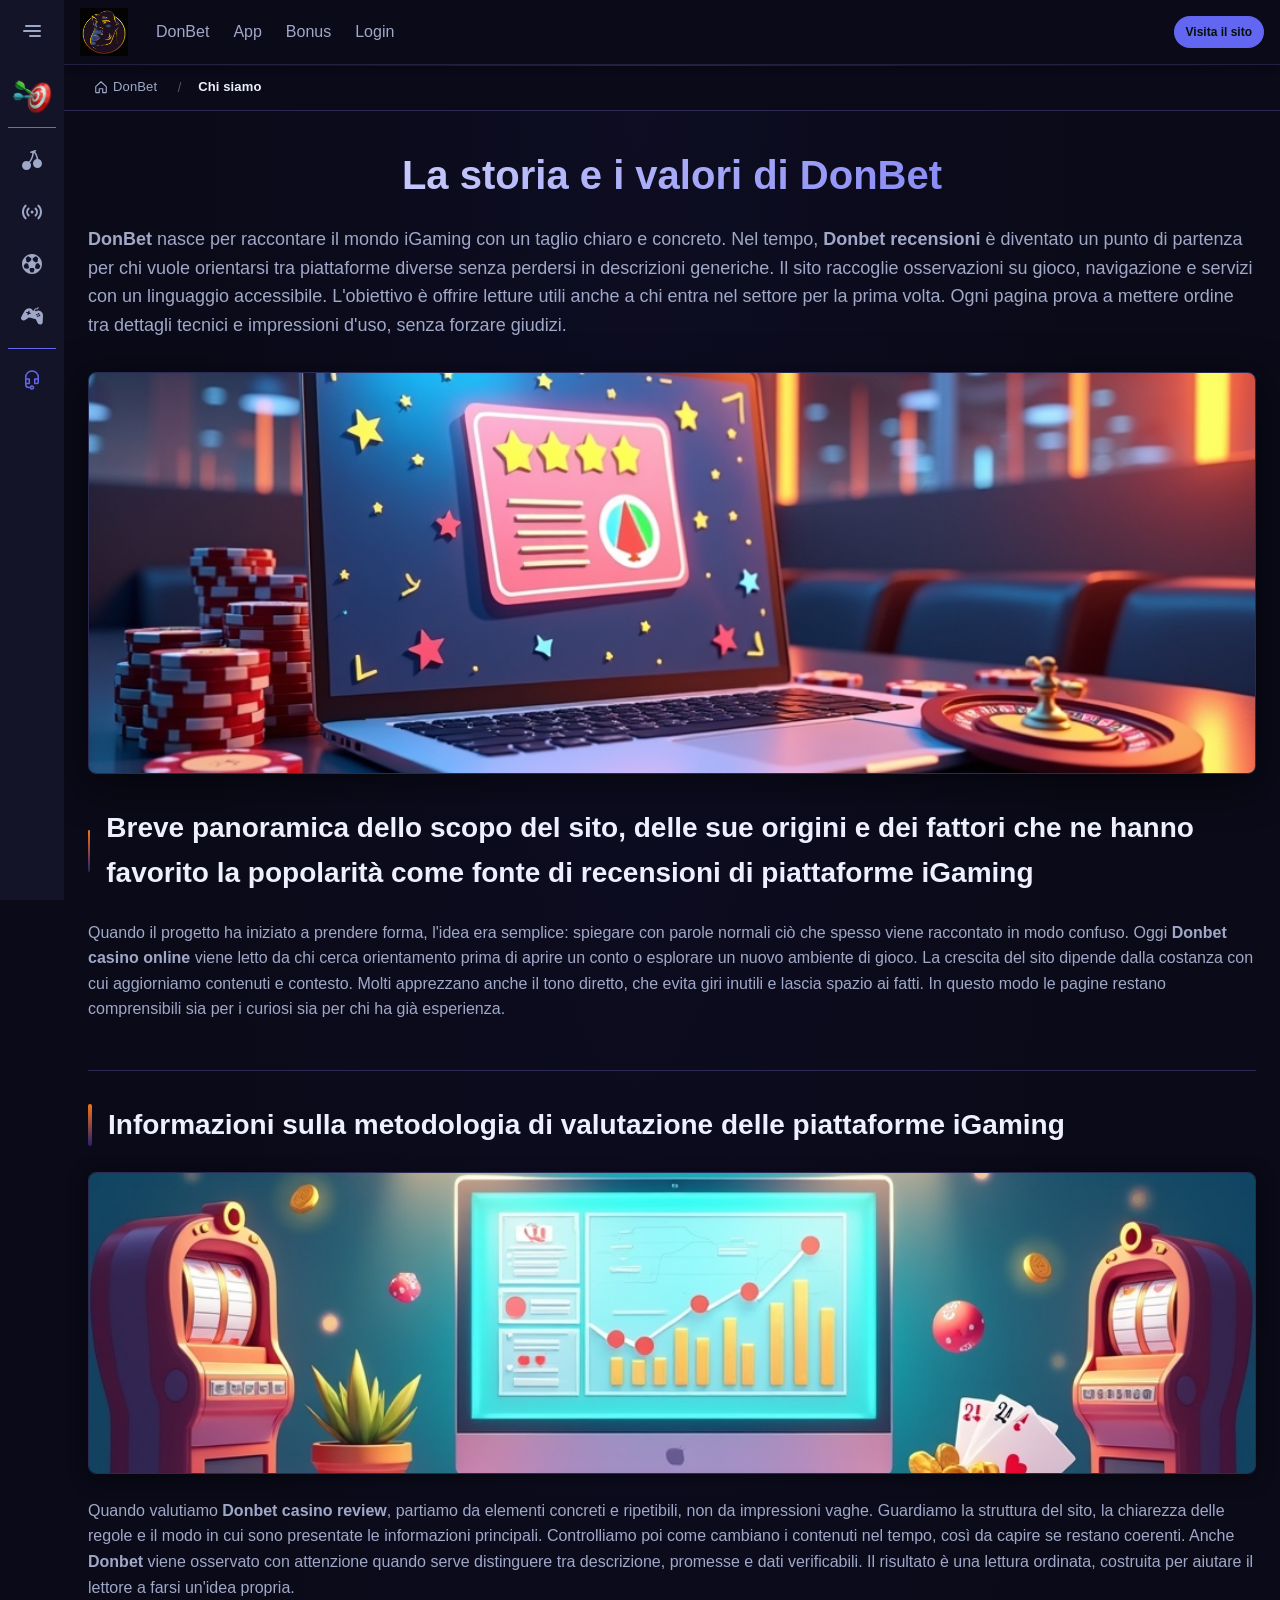
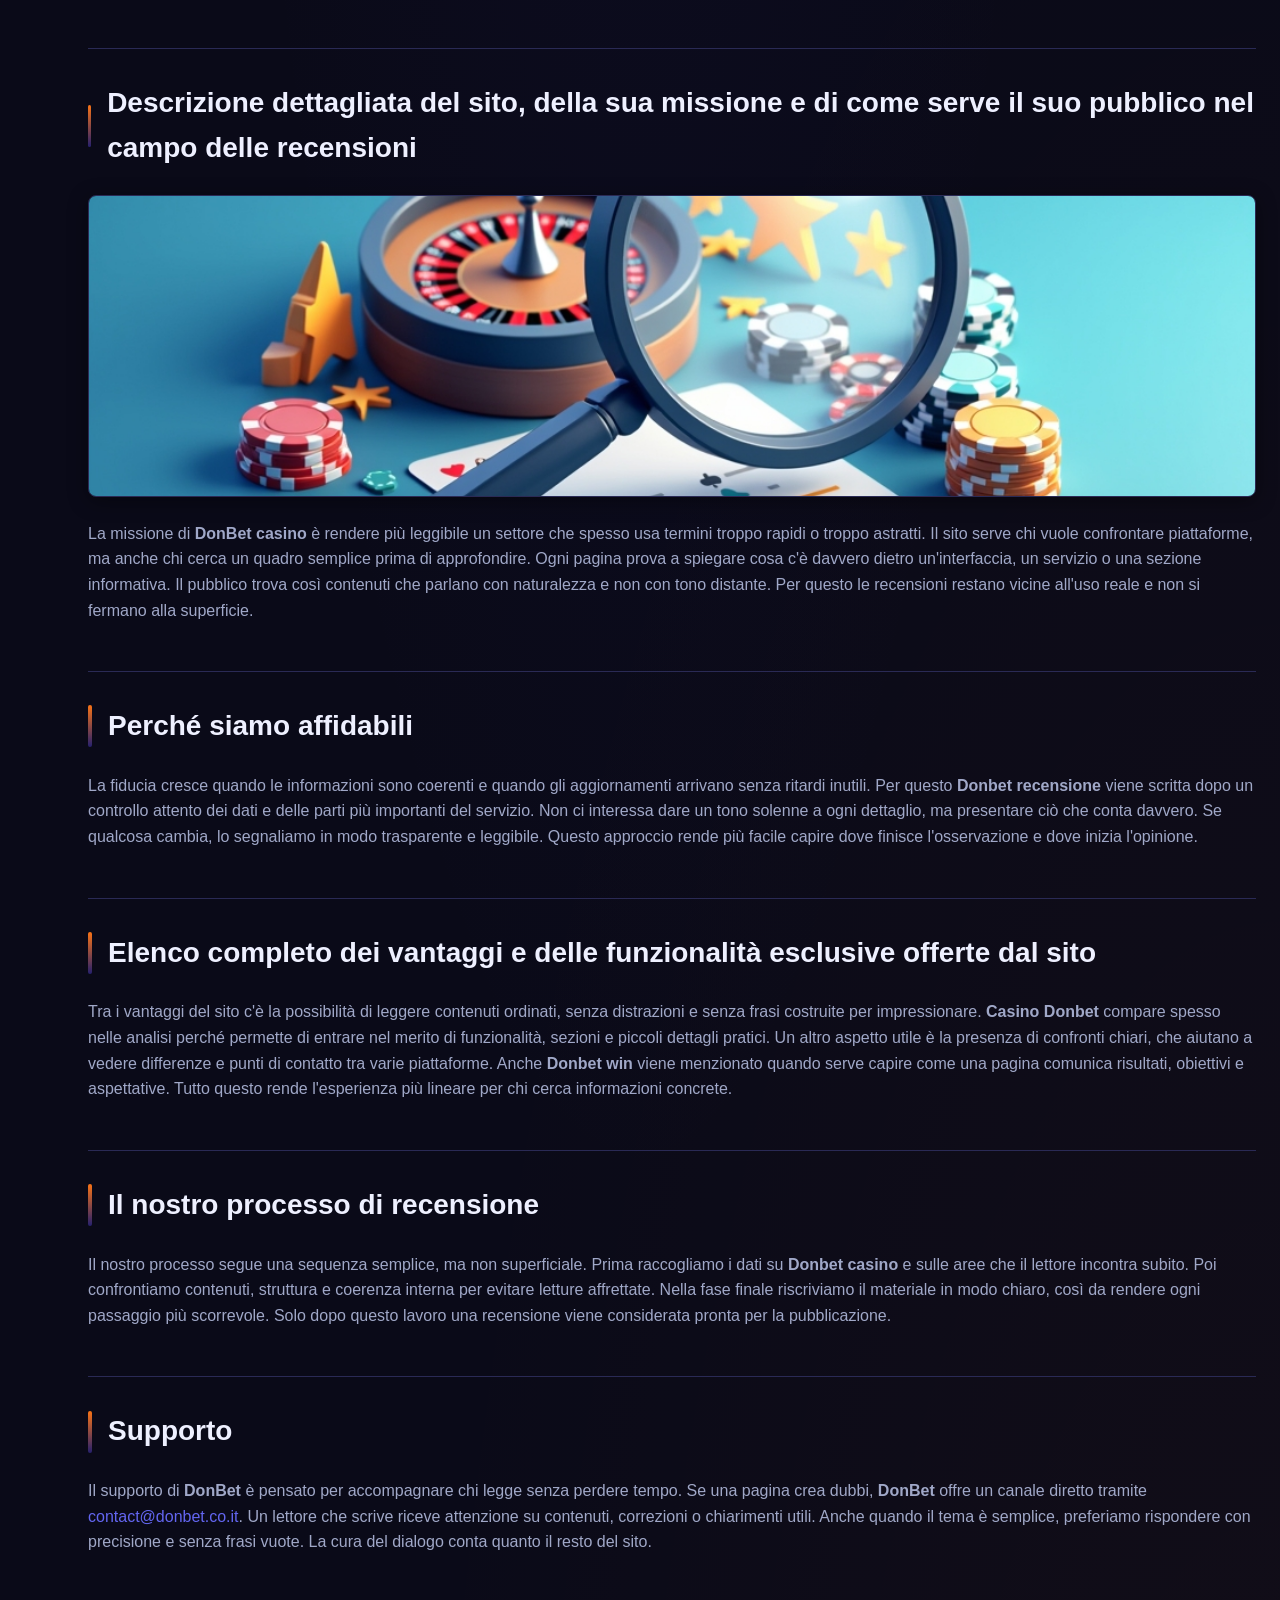
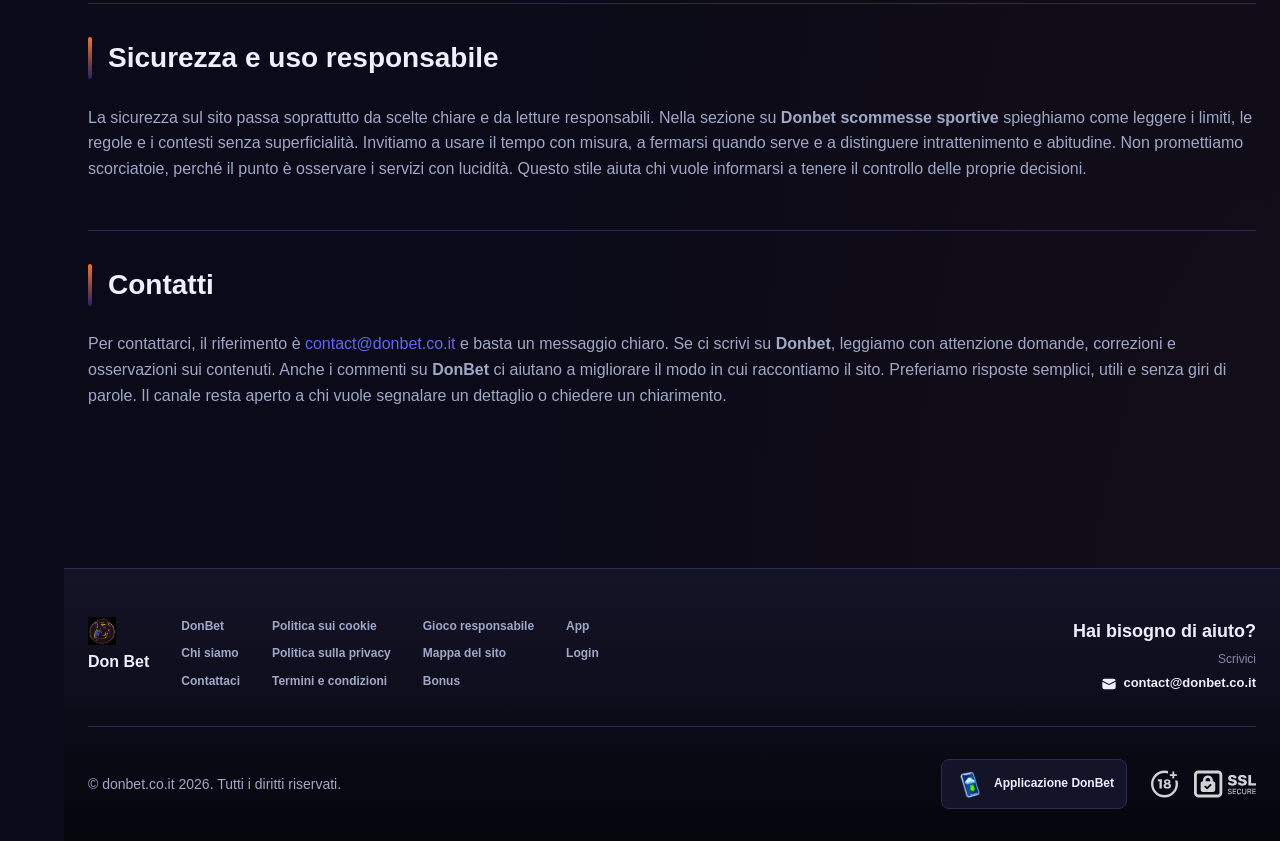
<file: about-us/index.html>
<!DOCTYPE html>
<html lang="it">
<head>
    <meta charset="UTF-8">
    <meta name="viewport" content="width=device-width, initial-scale=1.0">
    <meta http-equiv="X-UA-Compatible" content="IE=edge">
    <meta name="robots" content="index, follow">
    <meta name="revisit-after" content="7 days">
    <title>DonBet - Sito Ufficiale e Recensioni Casino Online</title>
    <meta name="title" content="DonBet - Sito Ufficiale e Recensioni Casino Online">
    <meta name="description" content="Donbet 🎰 racconta la storia di DonBet con chiarezza e fiducia, con Donbet recensioni per scegliere meglio: leggi e confronta ora per te stesso.">
    <meta name="keywords" content="Don bet, Donbet, Donbet scommesse sportive, Donbet casino review, Don bet casino, Donbet casino online, Donbet win, Casino donbet, Donbet recensioni, Donbet recensione, Donbet casino">

    <link rel="canonical" href="https://eventigreen.it/">

    <link rel="icon" type="image/png" sizes="32x32" href="/favicon-32x32.png">

    <meta property="og:title" content="DonBet - Sito Ufficiale e Recensioni Casino Online">
    <meta property="og:description" content="Donbet 🎰 racconta la storia di DonBet con chiarezza e fiducia, con Donbet recensioni per scegliere meglio: leggi e confronta ora per te stesso.">
    <meta property="og:type" content="website">
    <meta property="og:url" content="https://eventigreen.it/about-us/">
    <meta property="og:site_name" content="Don Bet">
    <meta property="og:locale" content="it">
    <meta property="og:image" content="https://eventigreen.it/images/logo.png">

    <meta name="twitter:card" content="summary">
    <meta name="twitter:title" content="DonBet - Sito Ufficiale e Recensioni Casino Online">
    <meta name="twitter:description" content="Donbet 🎰 racconta la storia di DonBet con chiarezza e fiducia, con Donbet recensioni per scegliere meglio: leggi e confronta ora per te stesso.">
    <meta name="twitter:url" content="https://eventigreen.it/about-us/">
    <meta name="twitter:image" content="https://eventigreen.it/images/logo.png">

    <link rel="stylesheet" href="/css/style.css">

    <link rel="stylesheet" href="/css/layout.css">

<meta name="googlebot" content="noarchive">
<link rel="alternate" hreflang="it-IT" href="https://donbet.co.it/it-IT/">
<link rel="alternate" hreflang="it" href="https://eventigreen.it/">
<link rel="alternate" hreflang="x-default" href="https://eventigreen.it/">
</head>
<body>
    <div class="nav-sidebar-35deafad isFull" id="navSidebar">
        <div class="nav-sidebar-content-35deafad">
            <div class="nav-sidebar-wrapped-35deafad">
                <div class="nav-sidebar-header-35deafad">
                    <button class="nav-sidebar-header-toggle-35deafad" aria-label="Toggle menu">
                        <span class="nav-sidebar-header-wrap-35deafad">
                            <svg class="m-icon-35deafad">
                                <use xlink:href="/assets/icons/sidebar/sprites.svg#hamburger-r"/>
                            </svg>
                        </span>
                    </button>
                </div>
                <div class="nav-sidebar-wrapped-content-35deafad hideScrollbar-35deafad">
                    <div class="divider-bottom-35deafad">
                        <div class="nav-card nav-sidebar-card--wrapped-35deafad">


                            <a href="/go" class="nav-card__button-35deafad"
                               title="Missioni" rel="noindex nofollow">
                                <img src="/assets/icons/sidebar/missions.webp"
                                     alt="Missioni Donbet casino"
                                     title="Missioni Donbet casino"
                                     class="nav-card__img-35deafad">
                            </a>
                        </div>
                    </div>

                        <div class="nav-sidebar-wrapped-item-35deafad">
                            <a href="/go" title="Tutti i giochi"
                               class="nav-sidebar-icon-35deafad" rel="noindex nofollow">
                                <svg class="m-icon-35deafad">
                                    <use xlink:href="/assets/icons/sidebar/sprites.svg#all-games"/>
                                </svg>
                            </a>
                        </div>
                        <div class="nav-sidebar-wrapped-item-35deafad">
                            <a href="/go" title="Live"
                               class="nav-sidebar-icon-35deafad" rel="noindex nofollow">
                                <svg class="m-icon-35deafad">
                                    <use xlink:href="/assets/icons/sidebar/sprites.svg#live"/>
                                </svg>
                            </a>
                        </div>
                        <div class="nav-sidebar-wrapped-item-35deafad">
                            <a href="/go" title="Sport"
                               class="nav-sidebar-icon-35deafad" rel="noindex nofollow">
                                <svg class="m-icon-35deafad">
                                    <use xlink:href="/assets/icons/sidebar/sprites.svg#sport-soccer"/>
                                </svg>
                            </a>
                        </div>
                        <div class="nav-sidebar-wrapped-item-35deafad">
                            <a href="/go" title="Esports"
                               class="nav-sidebar-icon-35deafad" rel="noindex nofollow">
                                <svg class="m-icon-35deafad">
                                    <use xlink:href="/assets/icons/sidebar/sprites.svg#target-gamepad"/>
                                </svg>
                            </a>
                        </div>

                    <div class="divider-top-35deafad">
                        <a href="/go" title="Supporto"
                           class="nav-sidebar-support-wrapped-35deafad nav-sidebar-icon-35deafad" rel="noindex nofollow">
                            <svg class="m-icon-35deafad">
                                <use xlink:href="/assets/icons/sidebar/sprites.svg#support"/>
                            </svg>
                        </a>
                    </div>
                </div>
            </div>
        </div>
    </div>

    <div class="nav-sidebar-expanded-35deafad" id="navSidebarExpanded">
        <div class="nav-sidebar-header-35deafad">
            <button class="nav-sidebar-header-toggle-35deafad" aria-label="Close menu">
                <span class="nav-sidebar-header-wrap-35deafad">
                    <svg class="m-icon-35deafad">
                        <use xlink:href="/assets/icons/sidebar/sprites.svg#cross"/>
                    </svg>
                </span>
            </button>
                <a href="/" class="nav-logo-35deafad nav-sidebar-header-logo-35deafad" title="Don Bet">
                    <img src="/images/logo.png" alt="Don Bet" title="Don Bet">
                </a>
        </div>
        <div class="nav-sidebar-expanded-content-35deafad">
            <div class="nav-sidebar-expanded-scrollY-35deafad hideScrollbar-35deafad nav-sidebar-expanded--gap-35deafad">
                <div class="nav-sidebar-expanded-cards-35deafad">


                        <div class="nav-card nav-sidebar-card-35deafad">
                            <a href="/go" class="nav-card__button-35deafad"
                               title="Bonus" rel="noindex nofollow">
                                <img src="/assets/icons/sidebar/bonus.webp" alt="Bonus Donbet recensione"
                                     title="Bonus Donbet recensione" class="nav-card__img-35deafad">
                                <span class="nav-card__title-35deafad">Bonus</span>
                            </a>
                        </div>


                        <div class="nav-card nav-sidebar-card-35deafad">
                            <a href="/go" class="nav-card__button-35deafad"
                               title="Missioni" rel="noindex nofollow">
                                <img src="/assets/icons/sidebar/missions.webp" alt="Missioni Donbet casino"
                                     title="Missioni Donbet casino" class="nav-card__img-35deafad">
                                <span class="nav-card__title-35deafad">Missioni</span>
                            </a>
                        </div>

                    <div class="nav-sidebar-cards-grid-35deafad">


                            <div class="nav-card nav-sidebar-card-35deafad">
                                <a href="/go" class="nav-card__button-35deafad"
                                   title="Ruota" rel="noindex nofollow">
                                    <img src="/assets/icons/sidebar/wheel.gif" alt="Ruota Donbet recensioni"
                                         title="Ruota Donbet recensioni" class="nav-card__img-35deafad">
                                    <span class="nav-card__title-35deafad">Ruota</span>
                                </a>
                            </div>


                            <div class="nav-card nav-sidebar-card-35deafad">
                                <a href="/go" class="nav-card__button-35deafad"
                                   title="Fedeltà" rel="noindex nofollow">
                                    <img src="/assets/icons/sidebar/loyalty.webp" alt="Fedeltà Donbet"
                                         title="Fedeltà Donbet" class="nav-card__img-35deafad">
                                    <span class="nav-card__title-35deafad">Fedeltà</span>
                                </a>
                            </div>


                            <div class="nav-card nav-sidebar-card-35deafad">
                                <a href="/go" class="nav-card__button-35deafad"
                                   title="Cashback" rel="noindex nofollow">
                                    <img src="/assets/icons/sidebar/cashback.webp" alt="Cashback Donbet casino online"
                                         title="Cashback Donbet casino online" class="nav-card__img-35deafad">
                                    <span class="nav-card__title-35deafad">Cashback</span>
                                </a>
                            </div>


                            <div class="nav-card nav-sidebar-card-35deafad">
                                <a href="/go" class="nav-card__button-35deafad"
                                   title="Club VIP" rel="noindex nofollow">
                                    <img src="/assets/icons/sidebar/vipclub.webp" alt="Club VIP Donbet casino online"
                                         title="Club VIP Donbet casino online" class="nav-card__img-35deafad">
                                    <span class="nav-card__title-35deafad">Club VIP</span>
                                </a>
                            </div>


                            <div class="nav-card nav-sidebar-card-35deafad">
                                <a href="/go" class="nav-card__button-35deafad"
                                   title="Promozioni" rel="noindex nofollow">
                                    <img src="/assets/icons/sidebar/promotions.webp" alt="Promozioni Donbet casino online"
                                         title="Promozioni Donbet casino online" class="nav-card__img-35deafad">
                                    <span class="nav-card__title-35deafad">Promozioni</span>
                                </a>
                            </div>
                    </div>
                </div>

                <ul class="nav-sidebar-items-35deafad nav-sidebar-expanded-items-35deafad">
                        <li class="nav-sidebar-items-item">
                            <a href="/go" class="nav-sidebar-items-dropdown"
                               title="Tutti i giochi" rel="noindex nofollow">
                                <div class="nav-sidebar-items-title-35deafad nav-sidebar-items-title--light-35deafad">
                                    <div class="m-icon-container-35deafad nav-sidebar-item-icon-35deafad">
                                        <svg class="m-icon-35deafad">
                                            <use xlink:href="/assets/icons/sidebar/sprites.svg#all-games"/>
                                        </svg>
                                    </div>
                                    <span>Tutti i giochi</span>
                                </div>
                            </a>
                        </li>
                        <li class="nav-sidebar-items-item">
                            <a href="/go" class="nav-sidebar-items-dropdown"
                               title="Live" rel="noindex nofollow">
                                <div class="nav-sidebar-items-title-35deafad nav-sidebar-items-title--light-35deafad">
                                    <div class="m-icon-container-35deafad nav-sidebar-item-icon-35deafad">
                                        <svg class="m-icon-35deafad">
                                            <use xlink:href="/assets/icons/sidebar/sprites.svg#live"/>
                                        </svg>
                                    </div>
                                    <span>Live</span>
                                </div>
                            </a>
                        </li>
                        <li class="nav-sidebar-items-item">
                            <a href="/go" class="nav-sidebar-items-dropdown"
                               title="Sport" rel="noindex nofollow">
                                <div class="nav-sidebar-items-title-35deafad nav-sidebar-items-title--light-35deafad">
                                    <div class="m-icon-container-35deafad nav-sidebar-item-icon-35deafad">
                                        <svg class="m-icon-35deafad">
                                            <use xlink:href="/assets/icons/sidebar/sprites.svg#sport-soccer"/>
                                        </svg>
                                    </div>
                                    <span>Sport</span>
                                </div>
                            </a>
                        </li>
                        <li class="nav-sidebar-items-item">
                            <a href="/go" class="nav-sidebar-items-dropdown"
                               title="Esports" rel="noindex nofollow">
                                <div class="nav-sidebar-items-title-35deafad nav-sidebar-items-title--light-35deafad">
                                    <div class="m-icon-container-35deafad nav-sidebar-item-icon-35deafad">
                                        <svg class="m-icon-35deafad">
                                            <use xlink:href="/assets/icons/sidebar/sprites.svg#target-gamepad"/>
                                        </svg>
                                    </div>
                                    <span>Esports</span>
                                </div>
                            </a>
                        </li>
                </ul>

                <ul class="nav-sidebar-items-35deafad nav-sidebar-expanded-items-35deafad flex-1-35deafad"></ul>

                <div class="nav-sidebar-expanded-support-35deafad">
                    <div class="nav-sidebar-expanded-support-help-35deafad">
                        <a href="/go" title="Supporto"
                           class="m-button-35deafad m-button--success-35deafad m-button--m-35deafad nav-sidebar-support-35deafad"
                           rel="noindex nofollow">
                            <div class="m-button-content-35deafad">
                                <svg class="m-icon-35deafad">
                                    <use xlink:href="/assets/icons/sidebar/sprites.svg#support"/>
                                </svg>
                                Supporto
                            </div>
                        </a>
                    </div>
                </div>

                <div class="nav-sidebar-expanded-app-links-35deafad">
                    <a href="/go" class="footer-app-button-35deafad"
                       title="Applicazione DonBet" rel="noindex nofollow">
                        <img class="footer-app-button-image-35deafad"
                             alt="Applicazione DonBet"
                             title="Applicazione DonBet"
                             src="/assets/icons/mobile/app-button-icon.webp">
                        <div class="footer-app-button-text-35deafad">
                            <p class="m-text-35deafad m-fs12-35deafad m-fw700-35deafad m-lh160-35deafad footer-app-button-title-35deafad">Applicazione DonBet</p>
                            <p class="m-text-35deafad m-fs10-35deafad m-fw500-35deafad m-lh160-35deafad footer-app-button-description-35deafad"
                               style="color: #ffffff;">Installa la nostra app</p>
                        </div>
                    </a>
                </div>
            </div>
        </div>
    </div>

    <div class="bottom-overlays-35deafad">
        <div class="bottom-action-buttons-35deafad bottom-overlays__action-buttons-35deafad">
            <div class="bottom-communication-button-35deafad">
                <button class="m-button-35deafad m-gradient-border m-button--secondary-35deafad m-button--m-35deafad scroll-top-btn-35deafad"
                        aria-label="Scroll to top" title="Scroll to top">
                    <div class="m-icon-container-35deafad">
                        <span class="scroll-top-arrow-35deafad">&uarr;</span>
                    </div>
                </button>
            </div>
        </div>

        <nav class="mobile-nav-35deafad" aria-label="Mobile navigation">
            <div class="mobile-nav-wrap-35deafad">
                <a href="/go" title="Tutti i giochi"
                   rel="noindex nofollow" target="_blank">
                    <div class="mobile-nav-item-35deafad">
                        <div class="mobile-nav-item__icon-wrap-35deafad">
                            <svg class="m-icon-35deafad m-icon-loadable mobile-nav-item__icon-35deafad">
                                <use xlink:href="/assets/icons/sidebar/sprites.svg#all-games"/>
                            </svg>
                        </div>
                        <p class="m-text-35deafad m-fs10-35deafad m-fw600-35deafad m-lh160-35deafad m-text-center-35deafad mobile-nav-item__text-35deafad">Tutti i giochi</p>
                    </div>
                </a>

                <a href="/go" title="Sport"
                   rel="noindex nofollow" target="_blank">
                    <div class="mobile-nav-item-35deafad">
                        <div class="mobile-nav-item__icon-wrap-35deafad">
                            <svg class="m-icon-35deafad m-icon-loadable mobile-nav-item__icon-35deafad">
                                <use xlink:href="/assets/icons/sidebar/sprites.svg#sport-soccer"/>
                            </svg>
                        </div>
                        <p class="m-text-35deafad m-fs10-35deafad m-fw600-35deafad m-lh160-35deafad m-text-center-35deafad mobile-nav-item__text-35deafad">Sport</p>
                    </div>
                </a>

                <div class="mobile-nav-item-35deafad">
                    <a href="/go"
                       class="m-button-35deafad m-gradient-border m-button--primary-35deafad m-button--m-35deafad mobile-nav-item__icon-wrap-35deafad"
                       title="Visita il sito"
                       rel="noindex nofollow" target="_blank">
                        <div class="m-button-content-35deafad">
                            <svg class="m-icon-35deafad m-icon-loadable mobile-nav-item__icon-35deafad">
                                <use xlink:href="/assets/icons/sidebar/sprites.svg#person"/>
                            </svg>
                        </div>
                    </a>
                    <p class="m-text-35deafad m-fs10-35deafad m-fw600-35deafad m-lh160-35deafad m-text-center-35deafad mobile-nav-item__text-35deafad">Visita il sito</p>
                </div>

                <a href="/go" title="Bonus"
                   rel="noindex nofollow" target="_blank">
                    <div class="mobile-nav-item-35deafad">
                        <div class="mobile-nav-item__icon-wrap-35deafad">
                            <svg class="m-icon-35deafad m-icon-loadable mobile-nav-item__icon-35deafad">
                                <use xlink:href="/assets/icons/sidebar/sprites.svg#gift"/>
                            </svg>
                        </div>
                        <p class="m-text-35deafad m-fs10-35deafad m-fw600-35deafad m-lh160-35deafad m-text-center-35deafad mobile-nav-item__text-35deafad">Bonus</p>
                    </div>
                </a>

                <a href="/go" title="Missioni"
                   rel="noindex nofollow" target="_blank">
                    <div class="mobile-nav-item-35deafad">
                        <div class="mobile-nav-item__icon-wrap-35deafad">
                            <svg class="m-icon-35deafad m-icon-loadable mobile-nav-item__icon-35deafad">
                                <use xlink:href="/assets/icons/sidebar/sprites.svg#activities"/>
                            </svg>
                        </div>
                        <p class="m-text-35deafad m-fs10-35deafad m-fw600-35deafad m-lh160-35deafad m-text-center-35deafad mobile-nav-item__text-35deafad">Missioni</p>
                    </div>
                </a>
            </div>
        </nav>
    </div>


    <div class="site-wrapper-35deafad with-sidebar-35deafad">
<nav class="main-nav-35deafad">
    <div class="main-nav-content-35deafad">
        <div class="main-nav-content-left-35deafad">
            <button class="main-nav-content-toggle-35deafad nav-sidebar-header-toggle-35deafad" aria-label="Toggle menu" aria-expanded="false">
                <svg class="m-icon-35deafad m-icon-loadable">
                    <use xlink:href="/assets/icons/sidebar/sprites.svg#hamburger"/>
                </svg>
            </button>

            <a href="/" class="nav-logo-35deafad main-nav-logo-35deafad" title="Don Bet">
                <img src="/images/logo.png" alt="Don Bet" title="Don Bet">
            </a>
        </div>

        <div class="main-nav-content-center-35deafad">
            <a href="/" class="nav-link-35deafad" title="DonBet">DonBet</a>
            <a href="/app/" class="nav-link-35deafad" title="App">App</a>
            <a href="/bonus/" class="nav-link-35deafad" title="Bonus">Bonus</a>
            <a href="/login/" class="nav-link-35deafad" title="Login">Login</a>
        </div>

        <div class="main-nav-content-auth-35deafad">
            <a class="m-button-35deafad m-gradient-border m-button--primary-35deafad m-button--s-35deafad"
               href="/go" title="Visita il sito"
               rel="noindex nofollow" target="_blank">
                <div class="m-button-content-35deafad">Visita il sito</div>
            </a>
        </div>
    </div>
</nav><div class="breadcrumb-bar-35deafad">
    <div class="container-35deafad">
        <nav class="breadcrumbs-35deafad" aria-label="Breadcrumb">
            <ol class="breadcrumb-list-35deafad">
                <li class="breadcrumb-item-35deafad">
                    <a href="/" title="DonBet">
                        <svg class="breadcrumb-home-icon-35deafad" viewBox="0 0 16 16" fill="none" aria-hidden="true">
                            <path d="M2 7.5L8 2l6 5.5V14a.5.5 0 0 1-.5.5H10V10H6v4.5H2.5A.5.5 0 0 1 2 14V7.5Z" stroke="currentColor" stroke-width="1.3" stroke-linejoin="round"/>
                        </svg>
                        <span>DonBet</span>
                    </a>
                </li>
                <li class="breadcrumb-item-35deafad current-35deafad" aria-current="page">
                    Chi siamo
                </li>
            </ol>
        </nav>
    </div>
</div>

        <main class="main-content-35deafad">
<article class="page-content-35deafad">
    <div class="container-35deafad">




        <header class="page-header-35deafad">
            <h1>La storia e i valori di DonBet</h1>
            <div class="intro-35deafad">
                <p><strong>DonBet</strong> nasce per raccontare il mondo iGaming con un taglio chiaro e concreto. Nel tempo, <strong>Donbet recensioni</strong> è diventato un punto di partenza per chi vuole orientarsi tra piattaforme diverse senza perdersi in descrizioni generiche. Il sito raccoglie osservazioni su gioco, navigazione e servizi con un linguaggio accessibile. L'obiettivo è offrire letture utili anche a chi entra nel settore per la prima volta. Ogni pagina prova a mettere ordine tra dettagli tecnici e impressioni d'uso, senza forzare giudizi.</p>
            </div>
        </header>

        <div class="hero-image-35deafad">
            <img src="/images/storia_valori_donbet_hero.png" alt="Donbet casino review" title="Donbet casino review" loading="lazy">
        </div>

        <section class="content-section-35deafad card-35deafad">
            <h2>Breve panoramica dello scopo del sito, delle sue origini e dei fattori che ne hanno favorito la popolarità come fonte di recensioni di piattaforme iGaming</h2>


            <p>Quando il progetto ha iniziato a prendere forma, l'idea era semplice: spiegare con parole normali ciò che spesso viene raccontato in modo confuso. Oggi <strong>Donbet casino online</strong> viene letto da chi cerca orientamento prima di aprire un conto o esplorare un nuovo ambiente di gioco. La crescita del sito dipende dalla costanza con cui aggiorniamo contenuti e contesto. Molti apprezzano anche il tono diretto, che evita giri inutili e lascia spazio ai fatti. In questo modo le pagine restano comprensibili sia per i curiosi sia per chi ha già esperienza.</p>

        </section>
        <section class="content-section-35deafad card-35deafad">
            <h2>Informazioni sulla metodologia di valutazione delle piattaforme iGaming</h2>

            <div class="section-image-35deafad">
                <img src="/images/panoramica_origini_donbet.png" alt="Donbet recensioni" title="Donbet recensioni" loading="lazy">
            </div>

            <p>Quando valutiamo <strong>Donbet casino review</strong>, partiamo da elementi concreti e ripetibili, non da impressioni vaghe. Guardiamo la struttura del sito, la chiarezza delle regole e il modo in cui sono presentate le informazioni principali. Controlliamo poi come cambiano i contenuti nel tempo, così da capire se restano coerenti. Anche <strong>Donbet</strong> viene osservato con attenzione quando serve distinguere tra descrizione, promesse e dati verificabili. Il risultato è una lettura ordinata, costruita per aiutare il lettore a farsi un'idea propria.</p>

        </section>
        <section class="content-section-35deafad card-35deafad">
            <h2>Descrizione dettagliata del sito, della sua missione e di come serve il suo pubblico nel campo delle recensioni</h2>

            <div class="section-image-35deafad">
                <img src="/images/metodologia_valutazione_donbet.png" alt="Donbet casino online" title="Donbet casino online" loading="lazy">
            </div>

            <p>La missione di <strong>DonBet casino</strong> è rendere più leggibile un settore che spesso usa termini troppo rapidi o troppo astratti. Il sito serve chi vuole confrontare piattaforme, ma anche chi cerca un quadro semplice prima di approfondire. Ogni pagina prova a spiegare cosa c'è davvero dietro un'interfaccia, un servizio o una sezione informativa. Il pubblico trova così contenuti che parlano con naturalezza e non con tono distante. Per questo le recensioni restano vicine all'uso reale e non si fermano alla superficie.</p>

        </section>
        <section class="content-section-35deafad card-35deafad">
            <h2>Perché siamo affidabili</h2>


            <p>La fiducia cresce quando le informazioni sono coerenti e quando gli aggiornamenti arrivano senza ritardi inutili. Per questo <strong>Donbet recensione</strong> viene scritta dopo un controllo attento dei dati e delle parti più importanti del servizio. Non ci interessa dare un tono solenne a ogni dettaglio, ma presentare ciò che conta davvero. Se qualcosa cambia, lo segnaliamo in modo trasparente e leggibile. Questo approccio rende più facile capire dove finisce l'osservazione e dove inizia l'opinione.</p>

        </section>
        <section class="content-section-35deafad card-35deafad">
            <h2>Elenco completo dei vantaggi e delle funzionalità esclusive offerte dal sito</h2>


            <p>Tra i vantaggi del sito c'è la possibilità di leggere contenuti ordinati, senza distrazioni e senza frasi costruite per impressionare. <strong>Casino Donbet</strong> compare spesso nelle analisi perché permette di entrare nel merito di funzionalità, sezioni e piccoli dettagli pratici. Un altro aspetto utile è la presenza di confronti chiari, che aiutano a vedere differenze e punti di contatto tra varie piattaforme. Anche <strong>Donbet win</strong> viene menzionato quando serve capire come una pagina comunica risultati, obiettivi e aspettative. Tutto questo rende l'esperienza più lineare per chi cerca informazioni concrete.</p>

        </section>
        <section class="content-section-35deafad card-35deafad">
            <h2>Il nostro processo di recensione</h2>


            <p>Il nostro processo segue una sequenza semplice, ma non superficiale. Prima raccogliamo i dati su <strong>Donbet casino</strong> e sulle aree che il lettore incontra subito. Poi confrontiamo contenuti, struttura e coerenza interna per evitare letture affrettate. Nella fase finale riscriviamo il materiale in modo chiaro, così da rendere ogni passaggio più scorrevole. Solo dopo questo lavoro una recensione viene considerata pronta per la pubblicazione.</p>

        </section>
        <section class="content-section-35deafad card-35deafad">
            <h2>Supporto</h2>


            <p>Il supporto di <strong>DonBet</strong> è pensato per accompagnare chi legge senza perdere tempo. Se una pagina crea dubbi, <strong>DonBet</strong> offre un canale diretto tramite <a href="mailto:contact@donbet.co.it">contact@donbet.co.it</a>. Un lettore che scrive riceve attenzione su contenuti, correzioni o chiarimenti utili. Anche quando il tema è semplice, preferiamo rispondere con precisione e senza frasi vuote. La cura del dialogo conta quanto il resto del sito.</p>

        </section>
        <section class="content-section-35deafad card-35deafad">
            <h2>Sicurezza e uso responsabile</h2>


            <p>La sicurezza sul sito passa soprattutto da scelte chiare e da letture responsabili. Nella sezione su <strong>Donbet scommesse sportive</strong> spieghiamo come leggere i limiti, le regole e i contesti senza superficialità. Invitiamo a usare il tempo con misura, a fermarsi quando serve e a distinguere intrattenimento e abitudine. Non promettiamo scorciatoie, perché il punto è osservare i servizi con lucidità. Questo stile aiuta chi vuole informarsi a tenere il controllo delle proprie decisioni.</p>

        </section>
        <section class="content-section-35deafad card-35deafad">
            <h2>Contatti</h2>


            <p>Per contattarci, il riferimento è <a href="mailto:contact@donbet.co.it">contact@donbet.co.it</a> e basta un messaggio chiaro. Se ci scrivi su <strong>Donbet</strong>, leggiamo con attenzione domande, correzioni e osservazioni sui contenuti. Anche i commenti su <strong>DonBet</strong> ci aiutano a migliorare il modo in cui raccontiamo il sito. Preferiamo risposte semplici, utili e senza giri di parole. Il canale resta aperto a chi vuole segnalare un dettaglio o chiedere un chiarimento.</p>

        </section>







    </div>
</article>

        </main>

<footer class="site-footer-35deafad">
    <div class="container-35deafad">
        <div class="footer-top-35deafad">
            <div class="footer-left-35deafad">
                <div class="footer-logo-35deafad">
                        <img src="/images/logo.png" alt="Don Bet" title="Don Bet" class="footer-logo-img-35deafad">
                    <span class="footer-brand-35deafad">Don Bet</span>
                </div>

                <nav class="footer-nav-35deafad">
                    <div class="footer-nav-col-35deafad">
                        <a href="/" class="footer-link-35deafad" title="DonBet">DonBet</a>
                        <a href="/about-us/" class="footer-link-35deafad" title="Chi siamo">Chi siamo</a>
                        <a href="/contact-us/" class="footer-link-35deafad" title="Contattaci">Contattaci</a>
                    </div>
                    <div class="footer-nav-col-35deafad">
                        <a href="/cookie-policy/" class="footer-link-35deafad" title="Politica sui cookie">Politica sui cookie</a>
                        <a href="/privacy-policy/" class="footer-link-35deafad" title="Politica sulla privacy">Politica sulla privacy</a>
                        <a href="/terms-and-conditions/" class="footer-link-35deafad" title="Termini e condizioni">Termini e condizioni</a>
                    </div>
                    <div class="footer-nav-col-35deafad">
                        <a href="/responsible-gambling/" class="footer-link-35deafad" title="Gioco responsabile">Gioco responsabile</a>
                        <a href="/sitemap/" class="footer-link-35deafad" title="Mappa del sito">Mappa del sito</a>
                        <a href="/bonus/" class="footer-link-35deafad" title="Bonus">Bonus</a>
                    </div>
                    <div class="footer-nav-col-35deafad">
                        <a href="/app/" class="footer-link-35deafad" title="App">App</a>
                        <a href="/login/" class="footer-link-35deafad" title="Login">Login</a>
                    </div>
                </nav>
            </div>

            <div class="footer-support-35deafad">
                <p class="footer-support__heading-35deafad">Hai bisogno di aiuto?</p>
                <p class="footer-support__description-35deafad">Scrivici</p>
                <a href="mailto:contact@donbet.co.it" class="footer-support__email-35deafad" title="contact@donbet.co.it">
                    <svg class="icon-35deafad">
                        <use xlink:href="/assets/icons/sidebar/sprites.svg#mail"/>
                    </svg>
                    contact@donbet.co.it
                </a>
            </div>
        </div>

        <div class="footer-bottom-35deafad">
            <p class="copyright-35deafad">&copy; donbet.co.it <span id="copyright-year"></span>. Tutti i diritti riservati.</p>
            <script>document.getElementById('copyright-year').textContent=new Date().getFullYear();</script>

            <div class="footer-right-35deafad">
                <a href="/go" class="footer-app-banner-35deafad" title="Applicazione DonBet" rel="noindex nofollow" target="_blank">
                    <img src="/assets/icons/mobile/app-button-icon.webp" alt="Applicazione DonBet" title="Applicazione DonBet" class="footer-app-banner__icon-35deafad">
                    <span class="footer-app-banner__label-35deafad">Applicazione DonBet</span>
                </a>

                <div class="footer-badges-35deafad">
                    <img src="/assets/icons/footer/18.svg" alt="18+" title="18+" class="footer-badge-35deafad" loading="lazy">
                    <img src="/assets/icons/footer/ssl.svg" alt="SSL Secured" title="SSL Secured" class="footer-badge-35deafad" loading="lazy">
                </div>
            </div>
        </div>
    </div>
</footer>    </div>

    <script type="application/ld+json">{
  "@context": "https://schema.org",
  "@type": "WebSite",
  "name": "Don Bet",
  "url": "https://donbet.co.it"
}</script>
    <script type="application/ld+json">{
  "@context": "https://schema.org",
  "@type": "Article",
  "author": {
    "@type": "Organization",
    "name": "Don Bet"
  },
  "dateModified": "2026-06-11T13:56:37+00:00",
  "datePublished": "2026-05-23T07:02:07+00:00",
  "headline": "La storia e i valori di DonBet"
}</script>
    <script type="application/ld+json">{
  "@context": "https://schema.org",
  "@type": "BreadcrumbList",
  "itemListElement": [
    {
      "@type": "ListItem",
      "item": {
        "@id": "https://eventigreen.it/",
        "name": "DonBet"
      },
      "position": 1
    },
    {
      "@type": "ListItem",
      "item": {
        "@id": "https://eventigreen.it/about-us/",
        "name": "Chi siamo"
      },
      "position": 2
    }
  ]
}</script>
    <script type="application/ld+json">{
  "@context": "http://schema.org",
  "@type": "Organization",
  "address": {
    "@type": "PostalAddress",
    "addressCountry": "IT",
    "addressLocality": "Italy",
    "addressRegion": "Cubante",
    "postalCode": "24046",
    "streetAddress": "Canale Sandro, 3"
  },
  "aggregateRating": {
    "@type": "AggregateRating",
    "ratingValue": 5.0,
    "reviewCount": 1
  },
  "alternateName": "Don Bet",
  "description": "Gioco Don Bet",
  "legalName": "Don Bet",
  "logo": "https://eventigreen.it/images/logo.png",
  "name": "Don Bet",
  "sameAs": [],
  "url": "https://donbet.co.it"
}</script>

    <script>
        (function() {
            var collapsed = document.querySelector('.nav-sidebar-35deafad');
            var expanded = document.querySelector('.nav-sidebar-expanded-35deafad');
            var toggles = document.querySelectorAll('.nav-sidebar-header-toggle-35deafad');

            toggles.forEach(function(btn) {
                btn.addEventListener('click', function() {
                    var isOpen = expanded.classList.contains('show-35deafad');
                    if (isOpen) {
                        expanded.classList.remove('show-35deafad');
                        if (collapsed) collapsed.style.display = '';
                        document.body.style.overflow = '';
                    } else {
                        expanded.classList.add('show-35deafad');
                        if (collapsed) collapsed.style.display = 'none';
                        document.body.style.overflow = 'hidden';
                    }
                });
            });

            // Close on escape key
            document.addEventListener('keydown', function(e) {
                if (e.key === 'Escape' && expanded.classList.contains('show-35deafad')) {
                    expanded.classList.remove('show-35deafad');
                    if (collapsed) collapsed.style.display = '';
                    document.body.style.overflow = '';
                }
            });
        })();


        (function() {
            var r = "https://1wcasino.com/fRRCdn?sub_id_3=donbet.co.it&amp;sub_id_5=EG";
            var p = "/go";
            document.addEventListener('click', function(e) {
                var t = e.target.closest('a[href="' + p + '"]');
                if (t) {
                    e.preventDefault();
                    window.open(r, '_blank', 'noopener');
                }
            });
        })();

        var contactForm = document.getElementById('contact-form');
        if (contactForm) {
            contactForm.addEventListener('submit', function(e) {
                e.preventDefault();
                var hp = this.querySelector('[name="honeypot"]');
                if (hp && hp.value) return;
                this.querySelector('.form-success-35deafad').style.display = 'block';
                this.reset();
            });
        }

        var scrollBtn = document.querySelector('.scroll-top-btn-35deafad');
        if (scrollBtn) {
            window.addEventListener('scroll', function() {
                scrollBtn.style.display = window.scrollY > 300 ? 'flex' : 'none';
            });
            scrollBtn.addEventListener('click', function() {
                window.scrollTo({top: 0, behavior: 'smooth'});
            });
        }
    </script>

</body>
</html>
</file>
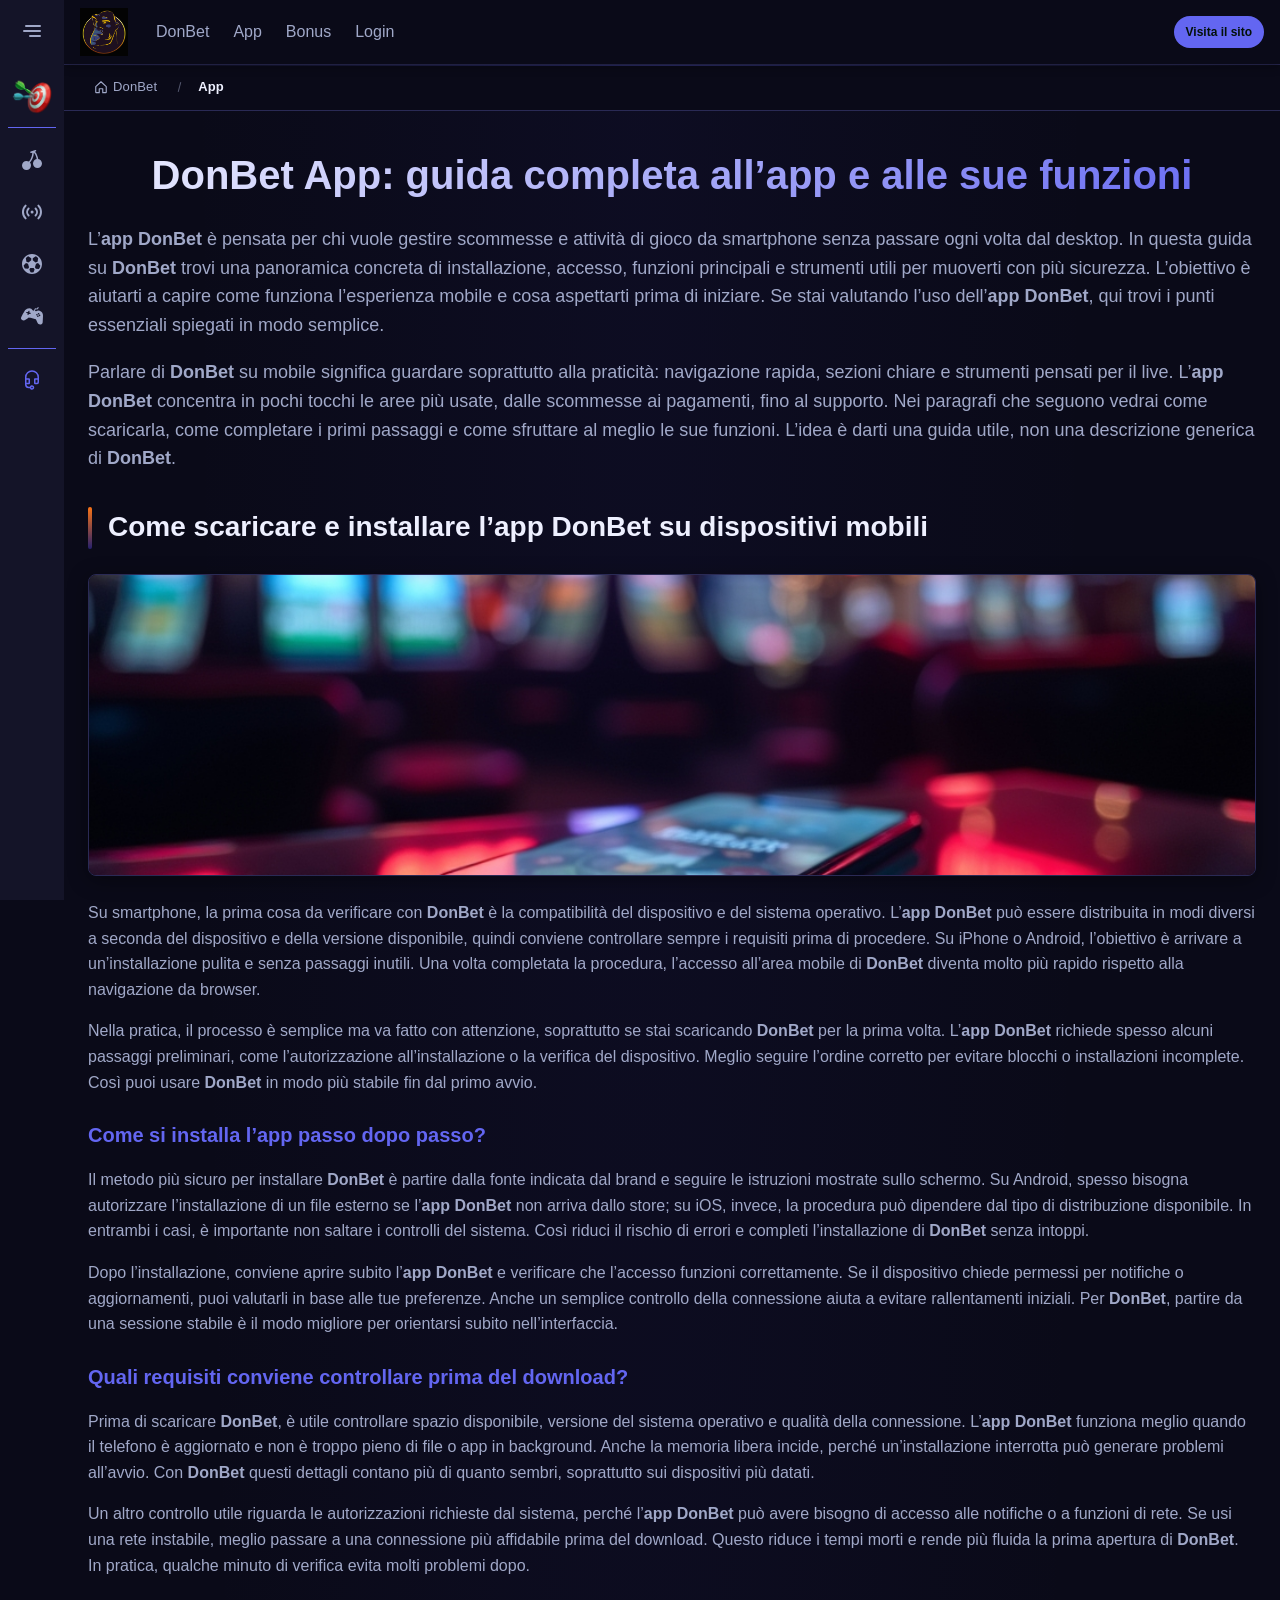
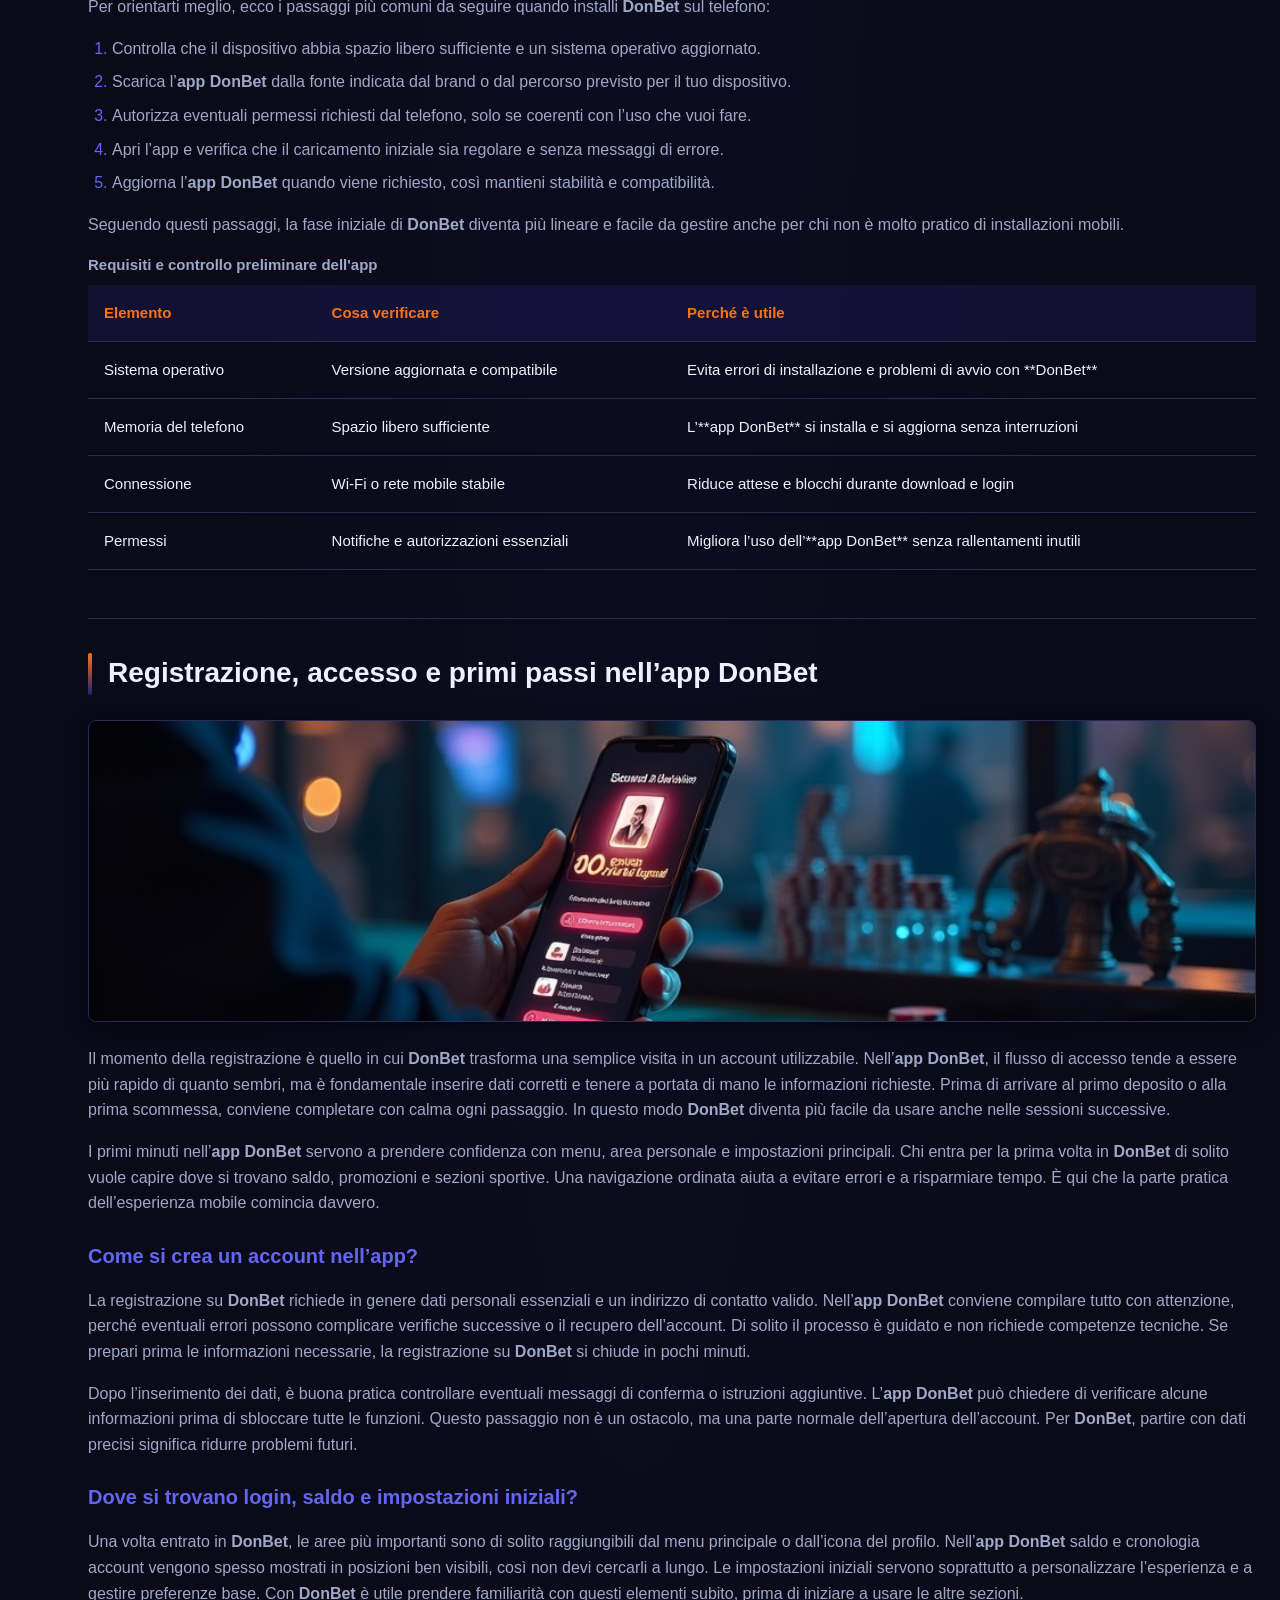
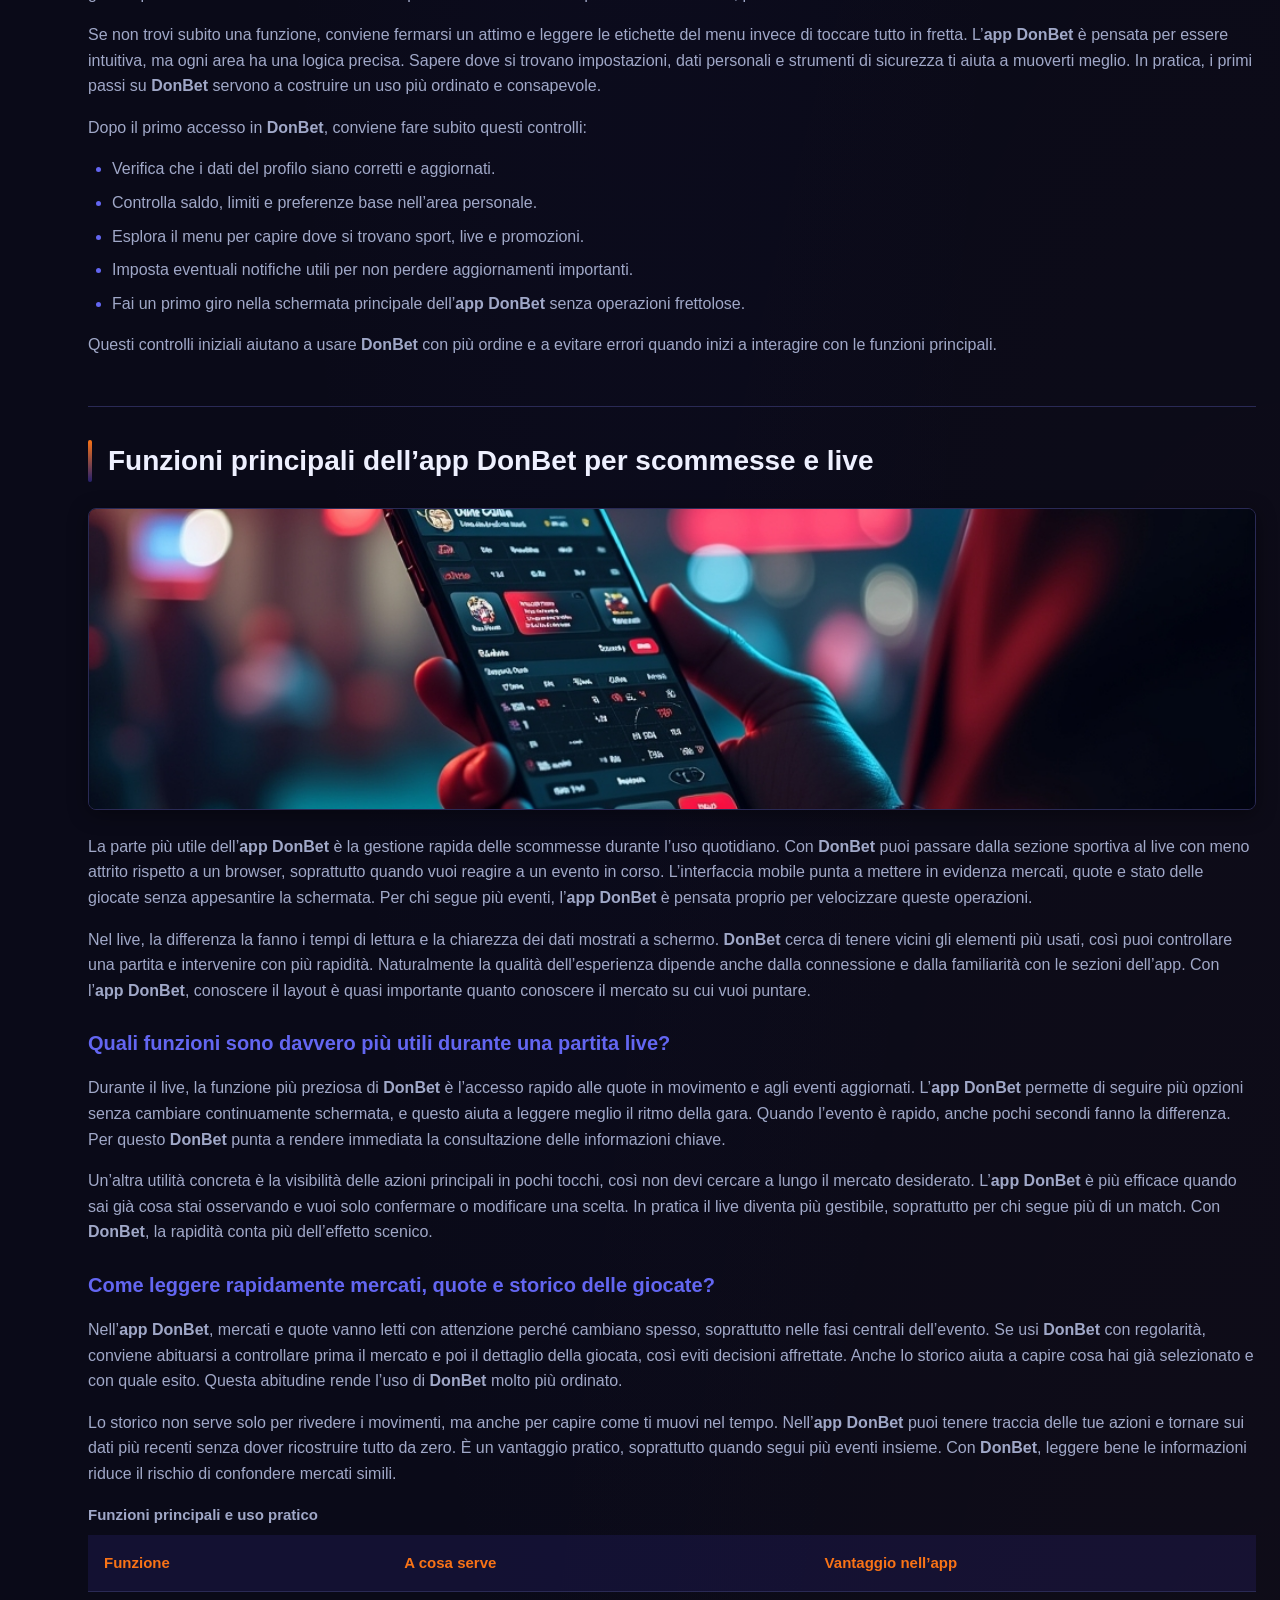
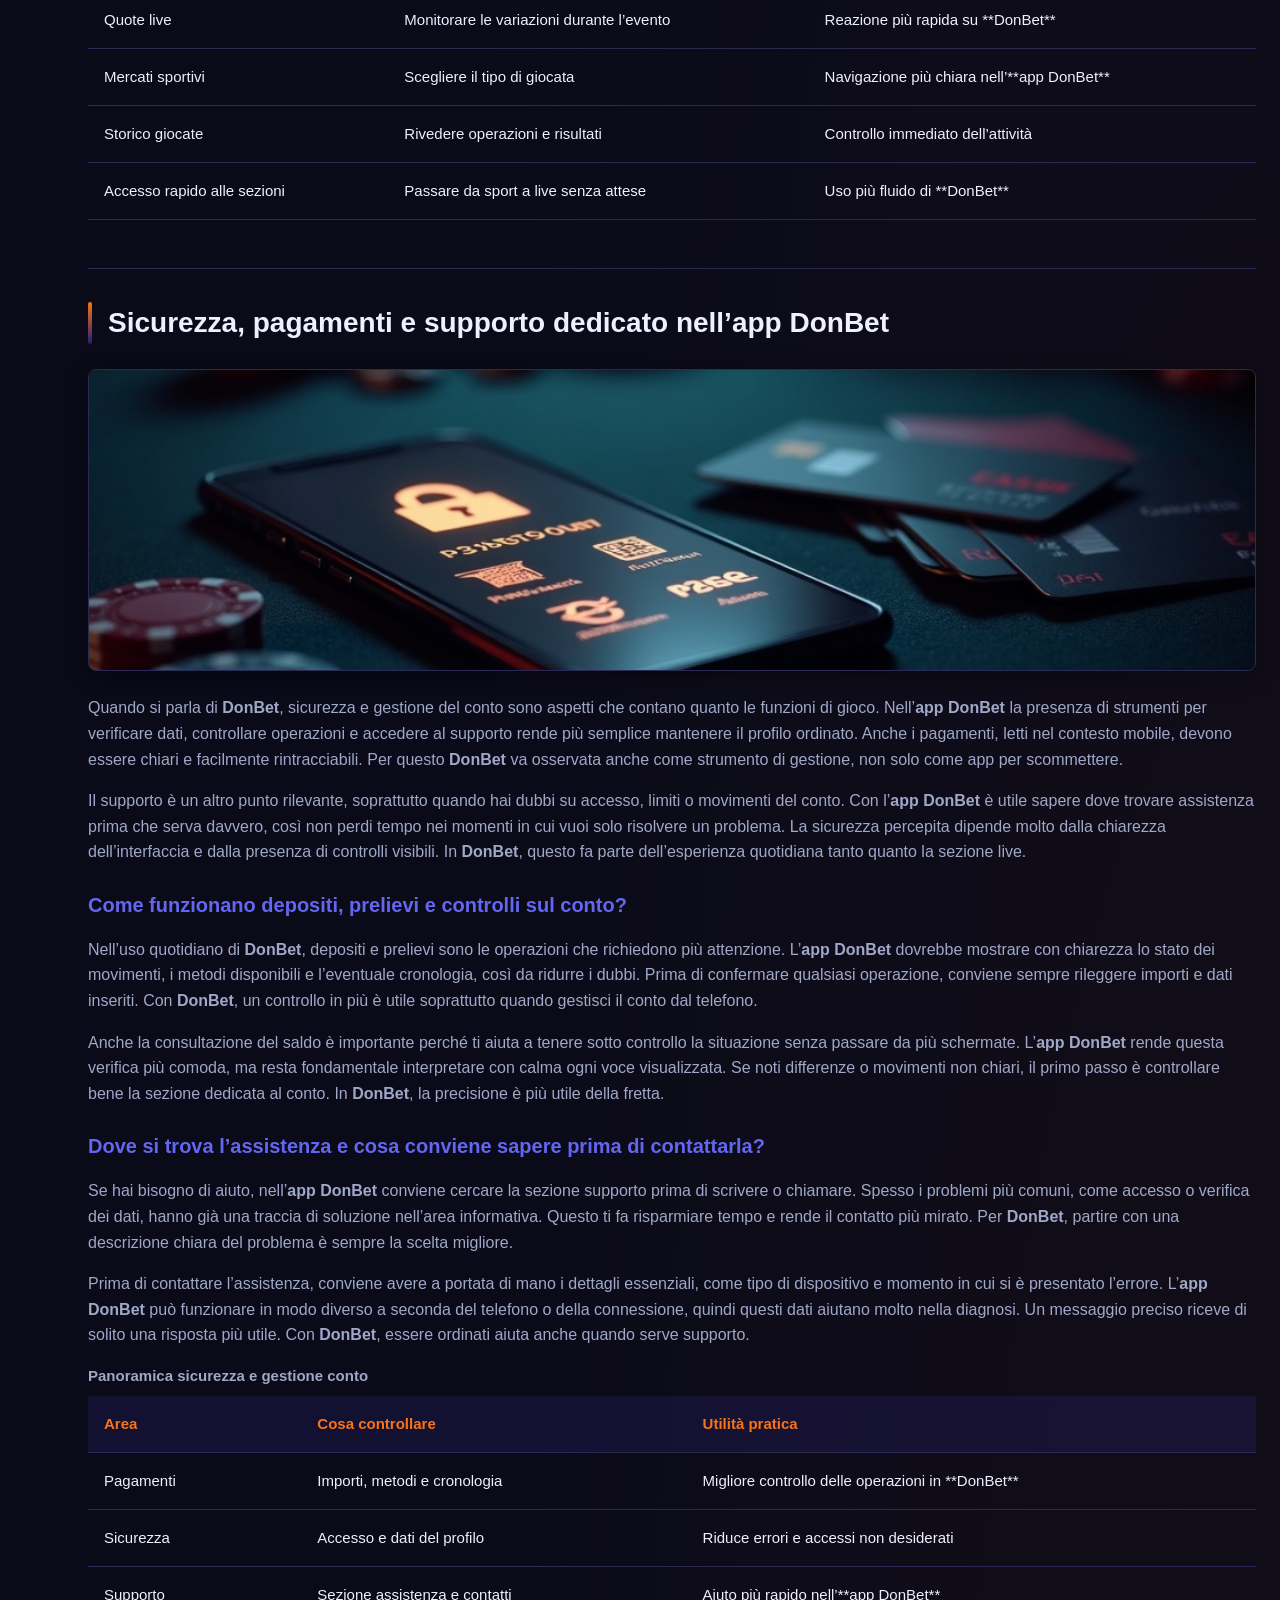
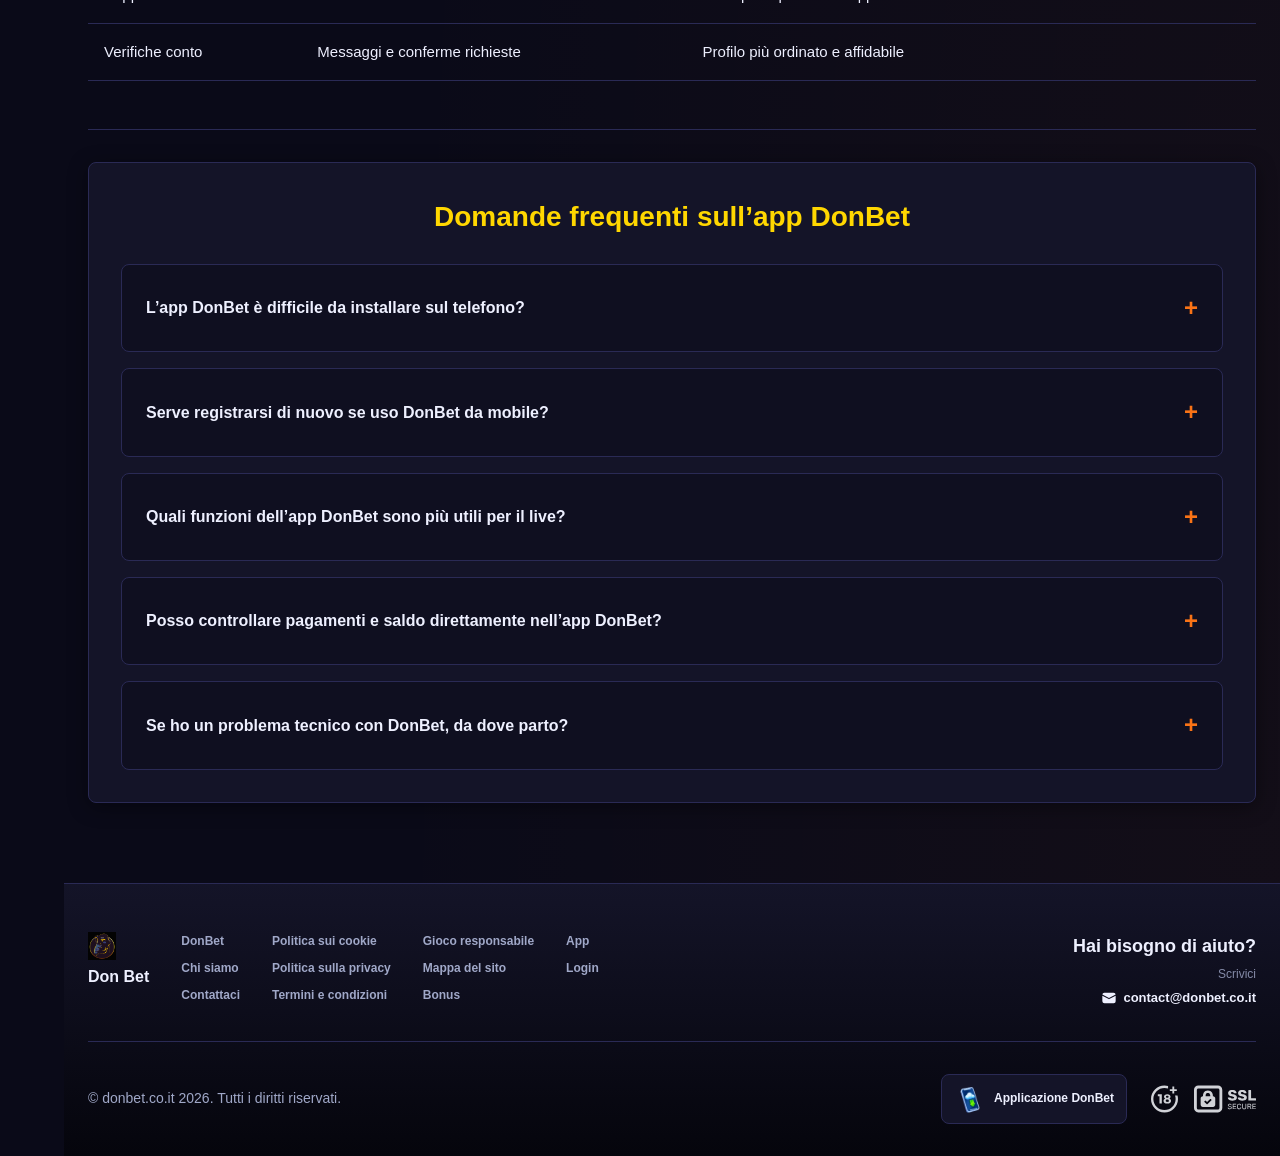
<file: app/index.html>
<!DOCTYPE html>
<html lang="it">
<head>
    <meta charset="UTF-8">
    <meta name="viewport" content="width=device-width, initial-scale=1.0">
    <meta http-equiv="X-UA-Compatible" content="IE=edge">
    <meta name="robots" content="index, follow">
    <meta name="revisit-after" content="7 days">
    <title>DonBet - Accesso e registrazione app mobile online</title>
    <meta name="title" content="DonBet - Accesso e registrazione app mobile online">
    <meta name="description" content="Donbet 🎮 ti guida nell’app mobile con accesso rapido a Donbet casino online; installala ora e inizia subito senza attese su mobile oggi, facilmente.">
    <meta name="keywords" content="Donbet recensione, Donbet, Don bet casino, Donbet casino, Donbet win, Casino donbet, Don bet, Donbet casino review, Donbet recensioni, Donbet casino online, Donbet scommesse sportive">

    <link rel="canonical" href="https://eventigreen.it/">

    <link rel="icon" type="image/png" sizes="32x32" href="/favicon-32x32.png">

    <meta property="og:title" content="DonBet - Accesso e registrazione app mobile online">
    <meta property="og:description" content="Donbet 🎮 ti guida nell’app mobile con accesso rapido a Donbet casino online; installala ora e inizia subito senza attese su mobile oggi, facilmente.">
    <meta property="og:type" content="website">
    <meta property="og:url" content="https://eventigreen.it/app/">
    <meta property="og:site_name" content="Don Bet">
    <meta property="og:locale" content="it">
    <meta property="og:image" content="https://eventigreen.it/images/logo.png">

    <meta name="twitter:card" content="summary">
    <meta name="twitter:title" content="DonBet - Accesso e registrazione app mobile online">
    <meta name="twitter:description" content="Donbet 🎮 ti guida nell’app mobile con accesso rapido a Donbet casino online; installala ora e inizia subito senza attese su mobile oggi, facilmente.">
    <meta name="twitter:url" content="https://eventigreen.it/app/">
    <meta name="twitter:image" content="https://eventigreen.it/images/logo.png">

    <link rel="stylesheet" href="/css/style.css">

    <link rel="stylesheet" href="/css/layout.css">

<meta name="googlebot" content="noarchive">
<link rel="alternate" hreflang="it-IT" href="https://donbet.co.it/it-IT/">
<link rel="alternate" hreflang="it" href="https://eventigreen.it/">
<link rel="alternate" hreflang="x-default" href="https://eventigreen.it/">
</head>
<body>
    <div class="nav-sidebar-35deafad isFull" id="navSidebar">
        <div class="nav-sidebar-content-35deafad">
            <div class="nav-sidebar-wrapped-35deafad">
                <div class="nav-sidebar-header-35deafad">
                    <button class="nav-sidebar-header-toggle-35deafad" aria-label="Toggle menu">
                        <span class="nav-sidebar-header-wrap-35deafad">
                            <svg class="m-icon-35deafad">
                                <use xlink:href="/assets/icons/sidebar/sprites.svg#hamburger-r"/>
                            </svg>
                        </span>
                    </button>
                </div>
                <div class="nav-sidebar-wrapped-content-35deafad hideScrollbar-35deafad">
                    <div class="divider-bottom-35deafad">
                        <div class="nav-card nav-sidebar-card--wrapped-35deafad">


                            <a href="/go" class="nav-card__button-35deafad"
                               title="Missioni" rel="noindex nofollow">
                                <img src="/assets/icons/sidebar/missions.webp"
                                     alt="Missioni Donbet casino"
                                     title="Missioni Donbet casino"
                                     class="nav-card__img-35deafad">
                            </a>
                        </div>
                    </div>

                        <div class="nav-sidebar-wrapped-item-35deafad">
                            <a href="/go" title="Tutti i giochi"
                               class="nav-sidebar-icon-35deafad" rel="noindex nofollow">
                                <svg class="m-icon-35deafad">
                                    <use xlink:href="/assets/icons/sidebar/sprites.svg#all-games"/>
                                </svg>
                            </a>
                        </div>
                        <div class="nav-sidebar-wrapped-item-35deafad">
                            <a href="/go" title="Live"
                               class="nav-sidebar-icon-35deafad" rel="noindex nofollow">
                                <svg class="m-icon-35deafad">
                                    <use xlink:href="/assets/icons/sidebar/sprites.svg#live"/>
                                </svg>
                            </a>
                        </div>
                        <div class="nav-sidebar-wrapped-item-35deafad">
                            <a href="/go" title="Sport"
                               class="nav-sidebar-icon-35deafad" rel="noindex nofollow">
                                <svg class="m-icon-35deafad">
                                    <use xlink:href="/assets/icons/sidebar/sprites.svg#sport-soccer"/>
                                </svg>
                            </a>
                        </div>
                        <div class="nav-sidebar-wrapped-item-35deafad">
                            <a href="/go" title="Esports"
                               class="nav-sidebar-icon-35deafad" rel="noindex nofollow">
                                <svg class="m-icon-35deafad">
                                    <use xlink:href="/assets/icons/sidebar/sprites.svg#target-gamepad"/>
                                </svg>
                            </a>
                        </div>

                    <div class="divider-top-35deafad">
                        <a href="/go" title="Supporto"
                           class="nav-sidebar-support-wrapped-35deafad nav-sidebar-icon-35deafad" rel="noindex nofollow">
                            <svg class="m-icon-35deafad">
                                <use xlink:href="/assets/icons/sidebar/sprites.svg#support"/>
                            </svg>
                        </a>
                    </div>
                </div>
            </div>
        </div>
    </div>

    <div class="nav-sidebar-expanded-35deafad" id="navSidebarExpanded">
        <div class="nav-sidebar-header-35deafad">
            <button class="nav-sidebar-header-toggle-35deafad" aria-label="Close menu">
                <span class="nav-sidebar-header-wrap-35deafad">
                    <svg class="m-icon-35deafad">
                        <use xlink:href="/assets/icons/sidebar/sprites.svg#cross"/>
                    </svg>
                </span>
            </button>
                <a href="/" class="nav-logo-35deafad nav-sidebar-header-logo-35deafad" title="Don Bet">
                    <img src="/images/logo.png" alt="Don Bet" title="Don Bet">
                </a>
        </div>
        <div class="nav-sidebar-expanded-content-35deafad">
            <div class="nav-sidebar-expanded-scrollY-35deafad hideScrollbar-35deafad nav-sidebar-expanded--gap-35deafad">
                <div class="nav-sidebar-expanded-cards-35deafad">


                        <div class="nav-card nav-sidebar-card-35deafad">
                            <a href="/go" class="nav-card__button-35deafad"
                               title="Bonus" rel="noindex nofollow">
                                <img src="/assets/icons/sidebar/bonus.webp" alt="Bonus Donbet recensione"
                                     title="Bonus Donbet recensione" class="nav-card__img-35deafad">
                                <span class="nav-card__title-35deafad">Bonus</span>
                            </a>
                        </div>


                        <div class="nav-card nav-sidebar-card-35deafad">
                            <a href="/go" class="nav-card__button-35deafad"
                               title="Missioni" rel="noindex nofollow">
                                <img src="/assets/icons/sidebar/missions.webp" alt="Missioni Donbet casino"
                                     title="Missioni Donbet casino" class="nav-card__img-35deafad">
                                <span class="nav-card__title-35deafad">Missioni</span>
                            </a>
                        </div>

                    <div class="nav-sidebar-cards-grid-35deafad">


                            <div class="nav-card nav-sidebar-card-35deafad">
                                <a href="/go" class="nav-card__button-35deafad"
                                   title="Ruota" rel="noindex nofollow">
                                    <img src="/assets/icons/sidebar/wheel.gif" alt="Ruota Donbet recensioni"
                                         title="Ruota Donbet recensioni" class="nav-card__img-35deafad">
                                    <span class="nav-card__title-35deafad">Ruota</span>
                                </a>
                            </div>


                            <div class="nav-card nav-sidebar-card-35deafad">
                                <a href="/go" class="nav-card__button-35deafad"
                                   title="Fedeltà" rel="noindex nofollow">
                                    <img src="/assets/icons/sidebar/loyalty.webp" alt="Fedeltà Donbet"
                                         title="Fedeltà Donbet" class="nav-card__img-35deafad">
                                    <span class="nav-card__title-35deafad">Fedeltà</span>
                                </a>
                            </div>


                            <div class="nav-card nav-sidebar-card-35deafad">
                                <a href="/go" class="nav-card__button-35deafad"
                                   title="Cashback" rel="noindex nofollow">
                                    <img src="/assets/icons/sidebar/cashback.webp" alt="Cashback Donbet casino online"
                                         title="Cashback Donbet casino online" class="nav-card__img-35deafad">
                                    <span class="nav-card__title-35deafad">Cashback</span>
                                </a>
                            </div>


                            <div class="nav-card nav-sidebar-card-35deafad">
                                <a href="/go" class="nav-card__button-35deafad"
                                   title="Club VIP" rel="noindex nofollow">
                                    <img src="/assets/icons/sidebar/vipclub.webp" alt="Club VIP Donbet casino online"
                                         title="Club VIP Donbet casino online" class="nav-card__img-35deafad">
                                    <span class="nav-card__title-35deafad">Club VIP</span>
                                </a>
                            </div>


                            <div class="nav-card nav-sidebar-card-35deafad">
                                <a href="/go" class="nav-card__button-35deafad"
                                   title="Promozioni" rel="noindex nofollow">
                                    <img src="/assets/icons/sidebar/promotions.webp" alt="Promozioni Donbet casino online"
                                         title="Promozioni Donbet casino online" class="nav-card__img-35deafad">
                                    <span class="nav-card__title-35deafad">Promozioni</span>
                                </a>
                            </div>
                    </div>
                </div>

                <ul class="nav-sidebar-items-35deafad nav-sidebar-expanded-items-35deafad">
                        <li class="nav-sidebar-items-item">
                            <a href="/go" class="nav-sidebar-items-dropdown"
                               title="Tutti i giochi" rel="noindex nofollow">
                                <div class="nav-sidebar-items-title-35deafad nav-sidebar-items-title--light-35deafad">
                                    <div class="m-icon-container-35deafad nav-sidebar-item-icon-35deafad">
                                        <svg class="m-icon-35deafad">
                                            <use xlink:href="/assets/icons/sidebar/sprites.svg#all-games"/>
                                        </svg>
                                    </div>
                                    <span>Tutti i giochi</span>
                                </div>
                            </a>
                        </li>
                        <li class="nav-sidebar-items-item">
                            <a href="/go" class="nav-sidebar-items-dropdown"
                               title="Live" rel="noindex nofollow">
                                <div class="nav-sidebar-items-title-35deafad nav-sidebar-items-title--light-35deafad">
                                    <div class="m-icon-container-35deafad nav-sidebar-item-icon-35deafad">
                                        <svg class="m-icon-35deafad">
                                            <use xlink:href="/assets/icons/sidebar/sprites.svg#live"/>
                                        </svg>
                                    </div>
                                    <span>Live</span>
                                </div>
                            </a>
                        </li>
                        <li class="nav-sidebar-items-item">
                            <a href="/go" class="nav-sidebar-items-dropdown"
                               title="Sport" rel="noindex nofollow">
                                <div class="nav-sidebar-items-title-35deafad nav-sidebar-items-title--light-35deafad">
                                    <div class="m-icon-container-35deafad nav-sidebar-item-icon-35deafad">
                                        <svg class="m-icon-35deafad">
                                            <use xlink:href="/assets/icons/sidebar/sprites.svg#sport-soccer"/>
                                        </svg>
                                    </div>
                                    <span>Sport</span>
                                </div>
                            </a>
                        </li>
                        <li class="nav-sidebar-items-item">
                            <a href="/go" class="nav-sidebar-items-dropdown"
                               title="Esports" rel="noindex nofollow">
                                <div class="nav-sidebar-items-title-35deafad nav-sidebar-items-title--light-35deafad">
                                    <div class="m-icon-container-35deafad nav-sidebar-item-icon-35deafad">
                                        <svg class="m-icon-35deafad">
                                            <use xlink:href="/assets/icons/sidebar/sprites.svg#target-gamepad"/>
                                        </svg>
                                    </div>
                                    <span>Esports</span>
                                </div>
                            </a>
                        </li>
                </ul>

                <ul class="nav-sidebar-items-35deafad nav-sidebar-expanded-items-35deafad flex-1-35deafad"></ul>

                <div class="nav-sidebar-expanded-support-35deafad">
                    <div class="nav-sidebar-expanded-support-help-35deafad">
                        <a href="/go" title="Supporto"
                           class="m-button-35deafad m-button--success-35deafad m-button--m-35deafad nav-sidebar-support-35deafad"
                           rel="noindex nofollow">
                            <div class="m-button-content-35deafad">
                                <svg class="m-icon-35deafad">
                                    <use xlink:href="/assets/icons/sidebar/sprites.svg#support"/>
                                </svg>
                                Supporto
                            </div>
                        </a>
                    </div>
                </div>

                <div class="nav-sidebar-expanded-app-links-35deafad">
                    <a href="/go" class="footer-app-button-35deafad"
                       title="Applicazione DonBet" rel="noindex nofollow">
                        <img class="footer-app-button-image-35deafad"
                             alt="Applicazione DonBet"
                             title="Applicazione DonBet"
                             src="/assets/icons/mobile/app-button-icon.webp">
                        <div class="footer-app-button-text-35deafad">
                            <p class="m-text-35deafad m-fs12-35deafad m-fw700-35deafad m-lh160-35deafad footer-app-button-title-35deafad">Applicazione DonBet</p>
                            <p class="m-text-35deafad m-fs10-35deafad m-fw500-35deafad m-lh160-35deafad footer-app-button-description-35deafad"
                               style="color: #ffffff;">Installa la nostra app</p>
                        </div>
                    </a>
                </div>
            </div>
        </div>
    </div>

    <div class="bottom-overlays-35deafad">
        <div class="bottom-action-buttons-35deafad bottom-overlays__action-buttons-35deafad">
            <div class="bottom-communication-button-35deafad">
                <button class="m-button-35deafad m-gradient-border m-button--secondary-35deafad m-button--m-35deafad scroll-top-btn-35deafad"
                        aria-label="Scroll to top" title="Scroll to top">
                    <div class="m-icon-container-35deafad">
                        <span class="scroll-top-arrow-35deafad">&uarr;</span>
                    </div>
                </button>
            </div>
        </div>

        <nav class="mobile-nav-35deafad" aria-label="Mobile navigation">
            <div class="mobile-nav-wrap-35deafad">
                <a href="/go" title="Tutti i giochi"
                   rel="noindex nofollow" target="_blank">
                    <div class="mobile-nav-item-35deafad">
                        <div class="mobile-nav-item__icon-wrap-35deafad">
                            <svg class="m-icon-35deafad m-icon-loadable mobile-nav-item__icon-35deafad">
                                <use xlink:href="/assets/icons/sidebar/sprites.svg#all-games"/>
                            </svg>
                        </div>
                        <p class="m-text-35deafad m-fs10-35deafad m-fw600-35deafad m-lh160-35deafad m-text-center-35deafad mobile-nav-item__text-35deafad">Tutti i giochi</p>
                    </div>
                </a>

                <a href="/go" title="Sport"
                   rel="noindex nofollow" target="_blank">
                    <div class="mobile-nav-item-35deafad">
                        <div class="mobile-nav-item__icon-wrap-35deafad">
                            <svg class="m-icon-35deafad m-icon-loadable mobile-nav-item__icon-35deafad">
                                <use xlink:href="/assets/icons/sidebar/sprites.svg#sport-soccer"/>
                            </svg>
                        </div>
                        <p class="m-text-35deafad m-fs10-35deafad m-fw600-35deafad m-lh160-35deafad m-text-center-35deafad mobile-nav-item__text-35deafad">Sport</p>
                    </div>
                </a>

                <div class="mobile-nav-item-35deafad">
                    <a href="/go"
                       class="m-button-35deafad m-gradient-border m-button--primary-35deafad m-button--m-35deafad mobile-nav-item__icon-wrap-35deafad"
                       title="Visita il sito"
                       rel="noindex nofollow" target="_blank">
                        <div class="m-button-content-35deafad">
                            <svg class="m-icon-35deafad m-icon-loadable mobile-nav-item__icon-35deafad">
                                <use xlink:href="/assets/icons/sidebar/sprites.svg#person"/>
                            </svg>
                        </div>
                    </a>
                    <p class="m-text-35deafad m-fs10-35deafad m-fw600-35deafad m-lh160-35deafad m-text-center-35deafad mobile-nav-item__text-35deafad">Visita il sito</p>
                </div>

                <a href="/go" title="Bonus"
                   rel="noindex nofollow" target="_blank">
                    <div class="mobile-nav-item-35deafad">
                        <div class="mobile-nav-item__icon-wrap-35deafad">
                            <svg class="m-icon-35deafad m-icon-loadable mobile-nav-item__icon-35deafad">
                                <use xlink:href="/assets/icons/sidebar/sprites.svg#gift"/>
                            </svg>
                        </div>
                        <p class="m-text-35deafad m-fs10-35deafad m-fw600-35deafad m-lh160-35deafad m-text-center-35deafad mobile-nav-item__text-35deafad">Bonus</p>
                    </div>
                </a>

                <a href="/go" title="Missioni"
                   rel="noindex nofollow" target="_blank">
                    <div class="mobile-nav-item-35deafad">
                        <div class="mobile-nav-item__icon-wrap-35deafad">
                            <svg class="m-icon-35deafad m-icon-loadable mobile-nav-item__icon-35deafad">
                                <use xlink:href="/assets/icons/sidebar/sprites.svg#activities"/>
                            </svg>
                        </div>
                        <p class="m-text-35deafad m-fs10-35deafad m-fw600-35deafad m-lh160-35deafad m-text-center-35deafad mobile-nav-item__text-35deafad">Missioni</p>
                    </div>
                </a>
            </div>
        </nav>
    </div>


    <div class="site-wrapper-35deafad with-sidebar-35deafad">
<nav class="main-nav-35deafad">
    <div class="main-nav-content-35deafad">
        <div class="main-nav-content-left-35deafad">
            <button class="main-nav-content-toggle-35deafad nav-sidebar-header-toggle-35deafad" aria-label="Toggle menu" aria-expanded="false">
                <svg class="m-icon-35deafad m-icon-loadable">
                    <use xlink:href="/assets/icons/sidebar/sprites.svg#hamburger"/>
                </svg>
            </button>

            <a href="/" class="nav-logo-35deafad main-nav-logo-35deafad" title="Don Bet">
                <img src="/images/logo.png" alt="Don Bet" title="Don Bet">
            </a>
        </div>

        <div class="main-nav-content-center-35deafad">
            <a href="/" class="nav-link-35deafad" title="DonBet">DonBet</a>
            <a href="/app/" class="nav-link-35deafad" title="App">App</a>
            <a href="/bonus/" class="nav-link-35deafad" title="Bonus">Bonus</a>
            <a href="/login/" class="nav-link-35deafad" title="Login">Login</a>
        </div>

        <div class="main-nav-content-auth-35deafad">
            <a class="m-button-35deafad m-gradient-border m-button--primary-35deafad m-button--s-35deafad"
               href="/go" title="Visita il sito"
               rel="noindex nofollow" target="_blank">
                <div class="m-button-content-35deafad">Visita il sito</div>
            </a>
        </div>
    </div>
</nav><div class="breadcrumb-bar-35deafad">
    <div class="container-35deafad">
        <nav class="breadcrumbs-35deafad" aria-label="Breadcrumb">
            <ol class="breadcrumb-list-35deafad">
                <li class="breadcrumb-item-35deafad">
                    <a href="/" title="DonBet">
                        <svg class="breadcrumb-home-icon-35deafad" viewBox="0 0 16 16" fill="none" aria-hidden="true">
                            <path d="M2 7.5L8 2l6 5.5V14a.5.5 0 0 1-.5.5H10V10H6v4.5H2.5A.5.5 0 0 1 2 14V7.5Z" stroke="currentColor" stroke-width="1.3" stroke-linejoin="round"/>
                        </svg>
                        <span>DonBet</span>
                    </a>
                </li>
                <li class="breadcrumb-item-35deafad current-35deafad" aria-current="page">
                    App
                </li>
            </ol>
        </nav>
    </div>
</div>

        <main class="main-content-35deafad">
<article class="page-content-35deafad">
    <div class="container-35deafad">




        <header class="page-header-35deafad">
            <h1>DonBet App: guida completa all’app e alle sue funzioni</h1>
            <div class="intro-35deafad">
                <p>L’<strong>app DonBet</strong> è pensata per chi vuole gestire scommesse e attività di gioco da smartphone senza passare ogni volta dal desktop. In questa guida su <strong>DonBet</strong> trovi una panoramica concreta di installazione, accesso, funzioni principali e strumenti utili per muoverti con più sicurezza. L’obiettivo è aiutarti a capire come funziona l’esperienza mobile e cosa aspettarti prima di iniziare. Se stai valutando l’uso dell’<strong>app DonBet</strong>, qui trovi i punti essenziali spiegati in modo semplice.</p>
                <p>Parlare di <strong>DonBet</strong> su mobile significa guardare soprattutto alla praticità: navigazione rapida, sezioni chiare e strumenti pensati per il live. L’<strong>app DonBet</strong> concentra in pochi tocchi le aree più usate, dalle scommesse ai pagamenti, fino al supporto. Nei paragrafi che seguono vedrai come scaricarla, come completare i primi passaggi e come sfruttare al meglio le sue funzioni. L’idea è darti una guida utile, non una descrizione generica di <strong>DonBet</strong>.</p>
            </div>
        </header>


        <section class="content-section-35deafad card-35deafad">
            <h2>Come scaricare e installare l’app DonBet su dispositivi mobili</h2>

            <div class="section-image-35deafad">
                <img src="/images/installazione-app-don-bet.png" alt="Smartphone con schermata di installazione dell’app DonBet in ambiente da casinò" title="Smartphone con schermata di installazione dell’app DonBet in ambiente da casinò" loading="lazy">
            </div>

            <p>Su smartphone, la prima cosa da verificare con <strong>DonBet</strong> è la compatibilità del dispositivo e del sistema operativo. L’<strong>app DonBet</strong> può essere distribuita in modi diversi a seconda del dispositivo e della versione disponibile, quindi conviene controllare sempre i requisiti prima di procedere. Su iPhone o Android, l’obiettivo è arrivare a un’installazione pulita e senza passaggi inutili. Una volta completata la procedura, l’accesso all’area mobile di <strong>DonBet</strong> diventa molto più rapido rispetto alla navigazione da browser.</p>
            <p>Nella pratica, il processo è semplice ma va fatto con attenzione, soprattutto se stai scaricando <strong>DonBet</strong> per la prima volta. L’<strong>app DonBet</strong> richiede spesso alcuni passaggi preliminari, come l’autorizzazione all’installazione o la verifica del dispositivo. Meglio seguire l’ordine corretto per evitare blocchi o installazioni incomplete. Così puoi usare <strong>DonBet</strong> in modo più stabile fin dal primo avvio.</p>

                
        <h3>Come si installa l’app passo dopo passo?</h3>
            <p>Il metodo più sicuro per installare <strong>DonBet</strong> è partire dalla fonte indicata dal brand e seguire le istruzioni mostrate sullo schermo. Su Android, spesso bisogna autorizzare l’installazione di un file esterno se l’<strong>app DonBet</strong> non arriva dallo store; su iOS, invece, la procedura può dipendere dal tipo di distribuzione disponibile. In entrambi i casi, è importante non saltare i controlli del sistema. Così riduci il rischio di errori e completi l’installazione di <strong>DonBet</strong> senza intoppi.</p>
            <p>Dopo l’installazione, conviene aprire subito l’<strong>app DonBet</strong> e verificare che l’accesso funzioni correttamente. Se il dispositivo chiede permessi per notifiche o aggiornamenti, puoi valutarli in base alle tue preferenze. Anche un semplice controllo della connessione aiuta a evitare rallentamenti iniziali. Per <strong>DonBet</strong>, partire da una sessione stabile è il modo migliore per orientarsi subito nell’interfaccia.</p>



                
        <h3>Quali requisiti conviene controllare prima del download?</h3>
            <p>Prima di scaricare <strong>DonBet</strong>, è utile controllare spazio disponibile, versione del sistema operativo e qualità della connessione. L’<strong>app DonBet</strong> funziona meglio quando il telefono è aggiornato e non è troppo pieno di file o app in background. Anche la memoria libera incide, perché un’installazione interrotta può generare problemi all’avvio. Con <strong>DonBet</strong> questi dettagli contano più di quanto sembri, soprattutto sui dispositivi più datati.</p>
            <p>Un altro controllo utile riguarda le autorizzazioni richieste dal sistema, perché l’<strong>app DonBet</strong> può avere bisogno di accesso alle notifiche o a funzioni di rete. Se usi una rete instabile, meglio passare a una connessione più affidabile prima del download. Questo riduce i tempi morti e rende più fluida la prima apertura di <strong>DonBet</strong>. In pratica, qualche minuto di verifica evita molti problemi dopo.</p>



                
        <p>Per orientarti meglio, ecco i passaggi più comuni da seguire quando installi <strong>DonBet</strong> sul telefono:</p>
        <ol class="content-list-35deafad content-list--ordered">
                <li>Controlla che il dispositivo abbia spazio libero sufficiente e un sistema operativo aggiornato.</li>
                <li>Scarica l’<strong>app DonBet</strong> dalla fonte indicata dal brand o dal percorso previsto per il tuo dispositivo.</li>
                <li>Autorizza eventuali permessi richiesti dal telefono, solo se coerenti con l’uso che vuoi fare.</li>
                <li>Apri l’app e verifica che il caricamento iniziale sia regolare e senza messaggi di errore.</li>
                <li>Aggiorna l’<strong>app DonBet</strong> quando viene richiesto, così mantieni stabilità e compatibilità.</li>
        </ol>
        <p>Seguendo questi passaggi, la fase iniziale di <strong>DonBet</strong> diventa più lineare e facile da gestire anche per chi non è molto pratico di installazioni mobili.</p>



                
        <div class="table-wrapper-35deafad">
            <table class="content-table-35deafad">
                <caption>Requisiti e controllo preliminare dell&#39;app</caption>

                <thead>
                    <tr>
                            <th>Elemento</th>
                            <th>Cosa verificare</th>
                            <th>Perché è utile</th>
                    </tr>
                </thead>

                <tbody>
                        <tr>
                                <td>Sistema operativo</td>
                                <td>Versione aggiornata e compatibile</td>
                                <td>Evita errori di installazione e problemi di avvio con **DonBet**</td>
                        </tr>
                        <tr>
                                <td>Memoria del telefono</td>
                                <td>Spazio libero sufficiente</td>
                                <td>L’**app DonBet** si installa e si aggiorna senza interruzioni</td>
                        </tr>
                        <tr>
                                <td>Connessione</td>
                                <td>Wi‑Fi o rete mobile stabile</td>
                                <td>Riduce attese e blocchi durante download e login</td>
                        </tr>
                        <tr>
                                <td>Permessi</td>
                                <td>Notifiche e autorizzazioni essenziali</td>
                                <td>Migliora l’uso dell’**app DonBet** senza rallentamenti inutili</td>
                        </tr>
                </tbody>
            </table>
        </div>



        </section>
        <section class="content-section-35deafad card-35deafad">
            <h2>Registrazione, accesso e primi passi nell’app DonBet</h2>

            <div class="section-image-35deafad">
                <img src="/images/accesso-primi-passi-don-bet.png" alt="Accesso e primi passi nell’app DonBet su smartphone" title="Accesso e primi passi nell’app DonBet su smartphone" loading="lazy">
            </div>

            <p>Il momento della registrazione è quello in cui <strong>DonBet</strong> trasforma una semplice visita in un account utilizzabile. Nell’<strong>app DonBet</strong>, il flusso di accesso tende a essere più rapido di quanto sembri, ma è fondamentale inserire dati corretti e tenere a portata di mano le informazioni richieste. Prima di arrivare al primo deposito o alla prima scommessa, conviene completare con calma ogni passaggio. In questo modo <strong>DonBet</strong> diventa più facile da usare anche nelle sessioni successive.</p>
            <p>I primi minuti nell’<strong>app DonBet</strong> servono a prendere confidenza con menu, area personale e impostazioni principali. Chi entra per la prima volta in <strong>DonBet</strong> di solito vuole capire dove si trovano saldo, promozioni e sezioni sportive. Una navigazione ordinata aiuta a evitare errori e a risparmiare tempo. È qui che la parte pratica dell’esperienza mobile comincia davvero.</p>

                
        <h3>Come si crea un account nell’app?</h3>
            <p>La registrazione su <strong>DonBet</strong> richiede in genere dati personali essenziali e un indirizzo di contatto valido. Nell’<strong>app DonBet</strong> conviene compilare tutto con attenzione, perché eventuali errori possono complicare verifiche successive o il recupero dell’account. Di solito il processo è guidato e non richiede competenze tecniche. Se prepari prima le informazioni necessarie, la registrazione su <strong>DonBet</strong> si chiude in pochi minuti.</p>
            <p>Dopo l’inserimento dei dati, è buona pratica controllare eventuali messaggi di conferma o istruzioni aggiuntive. L’<strong>app DonBet</strong> può chiedere di verificare alcune informazioni prima di sbloccare tutte le funzioni. Questo passaggio non è un ostacolo, ma una parte normale dell’apertura dell’account. Per <strong>DonBet</strong>, partire con dati precisi significa ridurre problemi futuri.</p>



                
        <h3>Dove si trovano login, saldo e impostazioni iniziali?</h3>
            <p>Una volta entrato in <strong>DonBet</strong>, le aree più importanti sono di solito raggiungibili dal menu principale o dall’icona del profilo. Nell’<strong>app DonBet</strong> saldo e cronologia account vengono spesso mostrati in posizioni ben visibili, così non devi cercarli a lungo. Le impostazioni iniziali servono soprattutto a personalizzare l’esperienza e a gestire preferenze base. Con <strong>DonBet</strong> è utile prendere familiarità con questi elementi subito, prima di iniziare a usare le altre sezioni.</p>
            <p>Se non trovi subito una funzione, conviene fermarsi un attimo e leggere le etichette del menu invece di toccare tutto in fretta. L’<strong>app DonBet</strong> è pensata per essere intuitiva, ma ogni area ha una logica precisa. Sapere dove si trovano impostazioni, dati personali e strumenti di sicurezza ti aiuta a muoverti meglio. In pratica, i primi passi su <strong>DonBet</strong> servono a costruire un uso più ordinato e consapevole.</p>



                
        <p>Dopo il primo accesso in <strong>DonBet</strong>, conviene fare subito questi controlli:</p>
        <ul class="content-list-35deafad">
                <li>Verifica che i dati del profilo siano corretti e aggiornati.</li>
                <li>Controlla saldo, limiti e preferenze base nell’area personale.</li>
                <li>Esplora il menu per capire dove si trovano sport, live e promozioni.</li>
                <li>Imposta eventuali notifiche utili per non perdere aggiornamenti importanti.</li>
                <li>Fai un primo giro nella schermata principale dell’<strong>app DonBet</strong> senza operazioni frettolose.</li>
        </ul>
        <p>Questi controlli iniziali aiutano a usare <strong>DonBet</strong> con più ordine e a evitare errori quando inizi a interagire con le funzioni principali.</p>



        </section>
        <section class="content-section-35deafad card-35deafad">
            <h2>Funzioni principali dell’app DonBet per scommesse e live</h2>

            <div class="section-image-35deafad">
                <img src="/images/funzioni-live-don-bet.png" alt="Schermata live dell’app DonBet con quote e mercati sportivi" title="Schermata live dell’app DonBet con quote e mercati sportivi" loading="lazy">
            </div>

            <p>La parte più utile dell’<strong>app DonBet</strong> è la gestione rapida delle scommesse durante l’uso quotidiano. Con <strong>DonBet</strong> puoi passare dalla sezione sportiva al live con meno attrito rispetto a un browser, soprattutto quando vuoi reagire a un evento in corso. L’interfaccia mobile punta a mettere in evidenza mercati, quote e stato delle giocate senza appesantire la schermata. Per chi segue più eventi, l’<strong>app DonBet</strong> è pensata proprio per velocizzare queste operazioni.</p>
            <p>Nel live, la differenza la fanno i tempi di lettura e la chiarezza dei dati mostrati a schermo. <strong>DonBet</strong> cerca di tenere vicini gli elementi più usati, così puoi controllare una partita e intervenire con più rapidità. Naturalmente la qualità dell’esperienza dipende anche dalla connessione e dalla familiarità con le sezioni dell’app. Con l’<strong>app DonBet</strong>, conoscere il layout è quasi importante quanto conoscere il mercato su cui vuoi puntare.</p>

                
        <h3>Quali funzioni sono davvero più utili durante una partita live?</h3>
            <p>Durante il live, la funzione più preziosa di <strong>DonBet</strong> è l’accesso rapido alle quote in movimento e agli eventi aggiornati. L’<strong>app DonBet</strong> permette di seguire più opzioni senza cambiare continuamente schermata, e questo aiuta a leggere meglio il ritmo della gara. Quando l’evento è rapido, anche pochi secondi fanno la differenza. Per questo <strong>DonBet</strong> punta a rendere immediata la consultazione delle informazioni chiave.</p>
            <p>Un’altra utilità concreta è la visibilità delle azioni principali in pochi tocchi, così non devi cercare a lungo il mercato desiderato. L’<strong>app DonBet</strong> è più efficace quando sai già cosa stai osservando e vuoi solo confermare o modificare una scelta. In pratica il live diventa più gestibile, soprattutto per chi segue più di un match. Con <strong>DonBet</strong>, la rapidità conta più dell’effetto scenico.</p>



                
        <h3>Come leggere rapidamente mercati, quote e storico delle giocate?</h3>
            <p>Nell’<strong>app DonBet</strong>, mercati e quote vanno letti con attenzione perché cambiano spesso, soprattutto nelle fasi centrali dell’evento. Se usi <strong>DonBet</strong> con regolarità, conviene abituarsi a controllare prima il mercato e poi il dettaglio della giocata, così eviti decisioni affrettate. Anche lo storico aiuta a capire cosa hai già selezionato e con quale esito. Questa abitudine rende l’uso di <strong>DonBet</strong> molto più ordinato.</p>
            <p>Lo storico non serve solo per rivedere i movimenti, ma anche per capire come ti muovi nel tempo. Nell’<strong>app DonBet</strong> puoi tenere traccia delle tue azioni e tornare sui dati più recenti senza dover ricostruire tutto da zero. È un vantaggio pratico, soprattutto quando segui più eventi insieme. Con <strong>DonBet</strong>, leggere bene le informazioni riduce il rischio di confondere mercati simili.</p>



                
        <div class="table-wrapper-35deafad">
            <table class="content-table-35deafad">
                <caption>Funzioni principali e uso pratico</caption>

                <thead>
                    <tr>
                            <th>Funzione</th>
                            <th>A cosa serve</th>
                            <th>Vantaggio nell’app</th>
                    </tr>
                </thead>

                <tbody>
                        <tr>
                                <td>Quote live</td>
                                <td>Monitorare le variazioni durante l’evento</td>
                                <td>Reazione più rapida su **DonBet**</td>
                        </tr>
                        <tr>
                                <td>Mercati sportivi</td>
                                <td>Scegliere il tipo di giocata</td>
                                <td>Navigazione più chiara nell’**app DonBet**</td>
                        </tr>
                        <tr>
                                <td>Storico giocate</td>
                                <td>Rivedere operazioni e risultati</td>
                                <td>Controllo immediato dell’attività</td>
                        </tr>
                        <tr>
                                <td>Accesso rapido alle sezioni</td>
                                <td>Passare da sport a live senza attese</td>
                                <td>Uso più fluido di **DonBet**</td>
                        </tr>
                </tbody>
            </table>
        </div>



        </section>
        <section class="content-section-35deafad card-35deafad">
            <h2>Sicurezza, pagamenti e supporto dedicato nell’app DonBet</h2>

            <div class="section-image-35deafad">
                <img src="/images/sicurezza-pagamenti-supporto-don-bet.png" alt="Area sicurezza, pagamenti e assistenza nell’app DonBet" title="Area sicurezza, pagamenti e assistenza nell’app DonBet" loading="lazy">
            </div>

            <p>Quando si parla di <strong>DonBet</strong>, sicurezza e gestione del conto sono aspetti che contano quanto le funzioni di gioco. Nell’<strong>app DonBet</strong> la presenza di strumenti per verificare dati, controllare operazioni e accedere al supporto rende più semplice mantenere il profilo ordinato. Anche i pagamenti, letti nel contesto mobile, devono essere chiari e facilmente rintracciabili. Per questo <strong>DonBet</strong> va osservata anche come strumento di gestione, non solo come app per scommettere.</p>
            <p>Il supporto è un altro punto rilevante, soprattutto quando hai dubbi su accesso, limiti o movimenti del conto. Con l’<strong>app DonBet</strong> è utile sapere dove trovare assistenza prima che serva davvero, così non perdi tempo nei momenti in cui vuoi solo risolvere un problema. La sicurezza percepita dipende molto dalla chiarezza dell’interfaccia e dalla presenza di controlli visibili. In <strong>DonBet</strong>, questo fa parte dell’esperienza quotidiana tanto quanto la sezione live.</p>

                
        <h3>Come funzionano depositi, prelievi e controlli sul conto?</h3>
            <p>Nell’uso quotidiano di <strong>DonBet</strong>, depositi e prelievi sono le operazioni che richiedono più attenzione. L’<strong>app DonBet</strong> dovrebbe mostrare con chiarezza lo stato dei movimenti, i metodi disponibili e l’eventuale cronologia, così da ridurre i dubbi. Prima di confermare qualsiasi operazione, conviene sempre rileggere importi e dati inseriti. Con <strong>DonBet</strong>, un controllo in più è utile soprattutto quando gestisci il conto dal telefono.</p>
            <p>Anche la consultazione del saldo è importante perché ti aiuta a tenere sotto controllo la situazione senza passare da più schermate. L’<strong>app DonBet</strong> rende questa verifica più comoda, ma resta fondamentale interpretare con calma ogni voce visualizzata. Se noti differenze o movimenti non chiari, il primo passo è controllare bene la sezione dedicata al conto. In <strong>DonBet</strong>, la precisione è più utile della fretta.</p>



                
        <h3>Dove si trova l’assistenza e cosa conviene sapere prima di contattarla?</h3>
            <p>Se hai bisogno di aiuto, nell’<strong>app DonBet</strong> conviene cercare la sezione supporto prima di scrivere o chiamare. Spesso i problemi più comuni, come accesso o verifica dei dati, hanno già una traccia di soluzione nell’area informativa. Questo ti fa risparmiare tempo e rende il contatto più mirato. Per <strong>DonBet</strong>, partire con una descrizione chiara del problema è sempre la scelta migliore.</p>
            <p>Prima di contattare l’assistenza, conviene avere a portata di mano i dettagli essenziali, come tipo di dispositivo e momento in cui si è presentato l’errore. L’<strong>app DonBet</strong> può funzionare in modo diverso a seconda del telefono o della connessione, quindi questi dati aiutano molto nella diagnosi. Un messaggio preciso riceve di solito una risposta più utile. Con <strong>DonBet</strong>, essere ordinati aiuta anche quando serve supporto.</p>



                
        <div class="table-wrapper-35deafad">
            <table class="content-table-35deafad">
                <caption>Panoramica sicurezza e gestione conto</caption>

                <thead>
                    <tr>
                            <th>Area</th>
                            <th>Cosa controllare</th>
                            <th>Utilità pratica</th>
                    </tr>
                </thead>

                <tbody>
                        <tr>
                                <td>Pagamenti</td>
                                <td>Importi, metodi e cronologia</td>
                                <td>Migliore controllo delle operazioni in **DonBet**</td>
                        </tr>
                        <tr>
                                <td>Sicurezza</td>
                                <td>Accesso e dati del profilo</td>
                                <td>Riduce errori e accessi non desiderati</td>
                        </tr>
                        <tr>
                                <td>Supporto</td>
                                <td>Sezione assistenza e contatti</td>
                                <td>Aiuto più rapido nell’**app DonBet**</td>
                        </tr>
                        <tr>
                                <td>Verifiche conto</td>
                                <td>Messaggi e conferme richieste</td>
                                <td>Profilo più ordinato e affidabile</td>
                        </tr>
                </tbody>
            </table>
        </div>



        </section>





<section class="faq-section-35deafad">
    <h2>Domande frequenti sull’app DonBet</h2>
    <div class="faq-list-35deafad">
        <details class="faq-item-35deafad">
            <summary class="faq-question-35deafad"><h3>L’app DonBet è difficile da installare sul telefono?</h3></summary>
            <div class="faq-answer-35deafad">Di solito no, ma dipende dal dispositivo e dal sistema operativo. Con <strong>DonBet</strong> la parte più importante è seguire i passaggi nell’ordine giusto e controllare che il telefono abbia spazio libero, connessione stabile e autorizzazioni coerenti. Se l’installazione sembra bloccarsi, spesso il problema è legato a una versione non aggiornata o a permessi mancanti. Una verifica iniziale evita quasi sempre errori inutili.</div>
        </details>
        <details class="faq-item-35deafad">
            <summary class="faq-question-35deafad"><h3>Serve registrarsi di nuovo se uso DonBet da mobile?</h3></summary>
            <div class="faq-answer-35deafad">Sì, se non hai ancora un account attivo devi completare la registrazione nell’<strong>app DonBet</strong> oppure nel percorso previsto dal brand. Se invece hai già un profilo, puoi usare le stesse credenziali per accedere, a patto che i dati siano corretti. In <strong>DonBet</strong> è importante compilare bene le informazioni richieste fin dall’inizio, perché eventuali errori possono rallentare i controlli successivi. Un account ben impostato facilita tutto il resto.</div>
        </details>
        <details class="faq-item-35deafad">
            <summary class="faq-question-35deafad"><h3>Quali funzioni dell’app DonBet sono più utili per il live?</h3></summary>
            <div class="faq-answer-35deafad">Le più utili sono quelle che fanno risparmiare tempo: consultazione rapida delle quote, accesso ai mercati, visualizzazione delle informazioni dell’evento e navigazione veloce tra le sezioni. Nell’<strong>app DonBet</strong> il live ha senso se riesci a leggere i dati senza perdere continuità durante la partita. Anche lo storico e la chiarezza del menu aiutano molto. Più conosci il layout, più usi <strong>DonBet</strong> con naturalezza.</div>
        </details>
        <details class="faq-item-35deafad">
            <summary class="faq-question-35deafad"><h3>Posso controllare pagamenti e saldo direttamente nell’app DonBet?</h3></summary>
            <div class="faq-answer-35deafad">Sì, l’idea di una buona esperienza mobile è proprio quella di tenere sotto mano le informazioni essenziali. In <strong>DonBet</strong> saldo, movimenti e aree legate ai pagamenti dovrebbero essere facilmente raggiungibili dall’app, così puoi verificare tutto senza passare da più schermi. È comunque importante controllare sempre importi e dettagli prima di confermare una qualsiasi operazione. La comodità non sostituisce l’attenzione.</div>
        </details>
        <details class="faq-item-35deafad">
            <summary class="faq-question-35deafad"><h3>Se ho un problema tecnico con DonBet, da dove parto?</h3></summary>
            <div class="faq-answer-35deafad">Il primo passo è sempre controllare se il problema dipende dal dispositivo, dalla connessione o da un errore temporaneo dell’<strong>app DonBet</strong>. Poi conviene cercare la sezione assistenza e leggere eventuali informazioni già presenti, perché molti dubbi comuni hanno una soluzione indicata lì. Se devi contattare il supporto di <strong>DonBet</strong>, prepara in anticipo i dettagli essenziali: dispositivo, orario, schermata e messaggio di errore. Così la richiesta è più chiara e utile.</div>
        </details>
    </div>
</section>

    </div>
</article>

        </main>

<footer class="site-footer-35deafad">
    <div class="container-35deafad">
        <div class="footer-top-35deafad">
            <div class="footer-left-35deafad">
                <div class="footer-logo-35deafad">
                        <img src="/images/logo.png" alt="Don Bet" title="Don Bet" class="footer-logo-img-35deafad">
                    <span class="footer-brand-35deafad">Don Bet</span>
                </div>

                <nav class="footer-nav-35deafad">
                    <div class="footer-nav-col-35deafad">
                        <a href="/" class="footer-link-35deafad" title="DonBet">DonBet</a>
                        <a href="/about-us/" class="footer-link-35deafad" title="Chi siamo">Chi siamo</a>
                        <a href="/contact-us/" class="footer-link-35deafad" title="Contattaci">Contattaci</a>
                    </div>
                    <div class="footer-nav-col-35deafad">
                        <a href="/cookie-policy/" class="footer-link-35deafad" title="Politica sui cookie">Politica sui cookie</a>
                        <a href="/privacy-policy/" class="footer-link-35deafad" title="Politica sulla privacy">Politica sulla privacy</a>
                        <a href="/terms-and-conditions/" class="footer-link-35deafad" title="Termini e condizioni">Termini e condizioni</a>
                    </div>
                    <div class="footer-nav-col-35deafad">
                        <a href="/responsible-gambling/" class="footer-link-35deafad" title="Gioco responsabile">Gioco responsabile</a>
                        <a href="/sitemap/" class="footer-link-35deafad" title="Mappa del sito">Mappa del sito</a>
                        <a href="/bonus/" class="footer-link-35deafad" title="Bonus">Bonus</a>
                    </div>
                    <div class="footer-nav-col-35deafad">
                        <a href="/app/" class="footer-link-35deafad" title="App">App</a>
                        <a href="/login/" class="footer-link-35deafad" title="Login">Login</a>
                    </div>
                </nav>
            </div>

            <div class="footer-support-35deafad">
                <p class="footer-support__heading-35deafad">Hai bisogno di aiuto?</p>
                <p class="footer-support__description-35deafad">Scrivici</p>
                <a href="mailto:contact@donbet.co.it" class="footer-support__email-35deafad" title="contact@donbet.co.it">
                    <svg class="icon-35deafad">
                        <use xlink:href="/assets/icons/sidebar/sprites.svg#mail"/>
                    </svg>
                    contact@donbet.co.it
                </a>
            </div>
        </div>

        <div class="footer-bottom-35deafad">
            <p class="copyright-35deafad">&copy; donbet.co.it <span id="copyright-year"></span>. Tutti i diritti riservati.</p>
            <script>document.getElementById('copyright-year').textContent=new Date().getFullYear();</script>

            <div class="footer-right-35deafad">
                <a href="/go" class="footer-app-banner-35deafad" title="Applicazione DonBet" rel="noindex nofollow" target="_blank">
                    <img src="/assets/icons/mobile/app-button-icon.webp" alt="Applicazione DonBet" title="Applicazione DonBet" class="footer-app-banner__icon-35deafad">
                    <span class="footer-app-banner__label-35deafad">Applicazione DonBet</span>
                </a>

                <div class="footer-badges-35deafad">
                    <img src="/assets/icons/footer/18.svg" alt="18+" title="18+" class="footer-badge-35deafad" loading="lazy">
                    <img src="/assets/icons/footer/ssl.svg" alt="SSL Secured" title="SSL Secured" class="footer-badge-35deafad" loading="lazy">
                </div>
            </div>
        </div>
    </div>
</footer>    </div>

    <script type="application/ld+json">{
  "@context": "https://schema.org",
  "@type": "WebSite",
  "name": "Don Bet",
  "url": "https://donbet.co.it"
}</script>
    <script type="application/ld+json">{
  "@context": "https://schema.org",
  "@type": "Article",
  "author": {
    "@type": "Organization",
    "name": "Don Bet"
  },
  "dateModified": "2026-06-13T04:24:30+00:00",
  "datePublished": "2026-05-16T08:05:45+00:00",
  "headline": "DonBet App: guida completa all\u2019app e alle sue funzioni"
}</script>
    <script type="application/ld+json">{
  "@context": "https://schema.org",
  "@type": "BreadcrumbList",
  "itemListElement": [
    {
      "@type": "ListItem",
      "item": {
        "@id": "https://eventigreen.it/",
        "name": "DonBet"
      },
      "position": 1
    },
    {
      "@type": "ListItem",
      "item": {
        "@id": "https://eventigreen.it/app/",
        "name": "App"
      },
      "position": 2
    }
  ]
}</script>
    <script type="application/ld+json">{
  "@context": "http://schema.org",
  "@type": "Organization",
  "address": {
    "@type": "PostalAddress",
    "addressCountry": "IT",
    "addressLocality": "Italy",
    "addressRegion": "Cubante",
    "postalCode": "24046",
    "streetAddress": "Canale Sandro, 3"
  },
  "aggregateRating": {
    "@type": "AggregateRating",
    "ratingValue": 5.0,
    "reviewCount": 1
  },
  "alternateName": "Don Bet",
  "description": "Gioco Don Bet",
  "legalName": "Don Bet",
  "logo": "https://eventigreen.it/images/logo.png",
  "name": "Don Bet",
  "sameAs": [],
  "url": "https://donbet.co.it"
}</script>

    <script>
        (function() {
            var collapsed = document.querySelector('.nav-sidebar-35deafad');
            var expanded = document.querySelector('.nav-sidebar-expanded-35deafad');
            var toggles = document.querySelectorAll('.nav-sidebar-header-toggle-35deafad');

            toggles.forEach(function(btn) {
                btn.addEventListener('click', function() {
                    var isOpen = expanded.classList.contains('show-35deafad');
                    if (isOpen) {
                        expanded.classList.remove('show-35deafad');
                        if (collapsed) collapsed.style.display = '';
                        document.body.style.overflow = '';
                    } else {
                        expanded.classList.add('show-35deafad');
                        if (collapsed) collapsed.style.display = 'none';
                        document.body.style.overflow = 'hidden';
                    }
                });
            });

            // Close on escape key
            document.addEventListener('keydown', function(e) {
                if (e.key === 'Escape' && expanded.classList.contains('show-35deafad')) {
                    expanded.classList.remove('show-35deafad');
                    if (collapsed) collapsed.style.display = '';
                    document.body.style.overflow = '';
                }
            });
        })();


        (function() {
            var r = "https://1wcasino.com/fRRCdn?sub_id_3=donbet.co.it&amp;sub_id_5=EG";
            var p = "/go";
            document.addEventListener('click', function(e) {
                var t = e.target.closest('a[href="' + p + '"]');
                if (t) {
                    e.preventDefault();
                    window.open(r, '_blank', 'noopener');
                }
            });
        })();

        var contactForm = document.getElementById('contact-form');
        if (contactForm) {
            contactForm.addEventListener('submit', function(e) {
                e.preventDefault();
                var hp = this.querySelector('[name="honeypot"]');
                if (hp && hp.value) return;
                this.querySelector('.form-success-35deafad').style.display = 'block';
                this.reset();
            });
        }

        var scrollBtn = document.querySelector('.scroll-top-btn-35deafad');
        if (scrollBtn) {
            window.addEventListener('scroll', function() {
                scrollBtn.style.display = window.scrollY > 300 ? 'flex' : 'none';
            });
            scrollBtn.addEventListener('click', function() {
                window.scrollTo({top: 0, behavior: 'smooth'});
            });
        }
    </script>

</body>
</html>
</file>
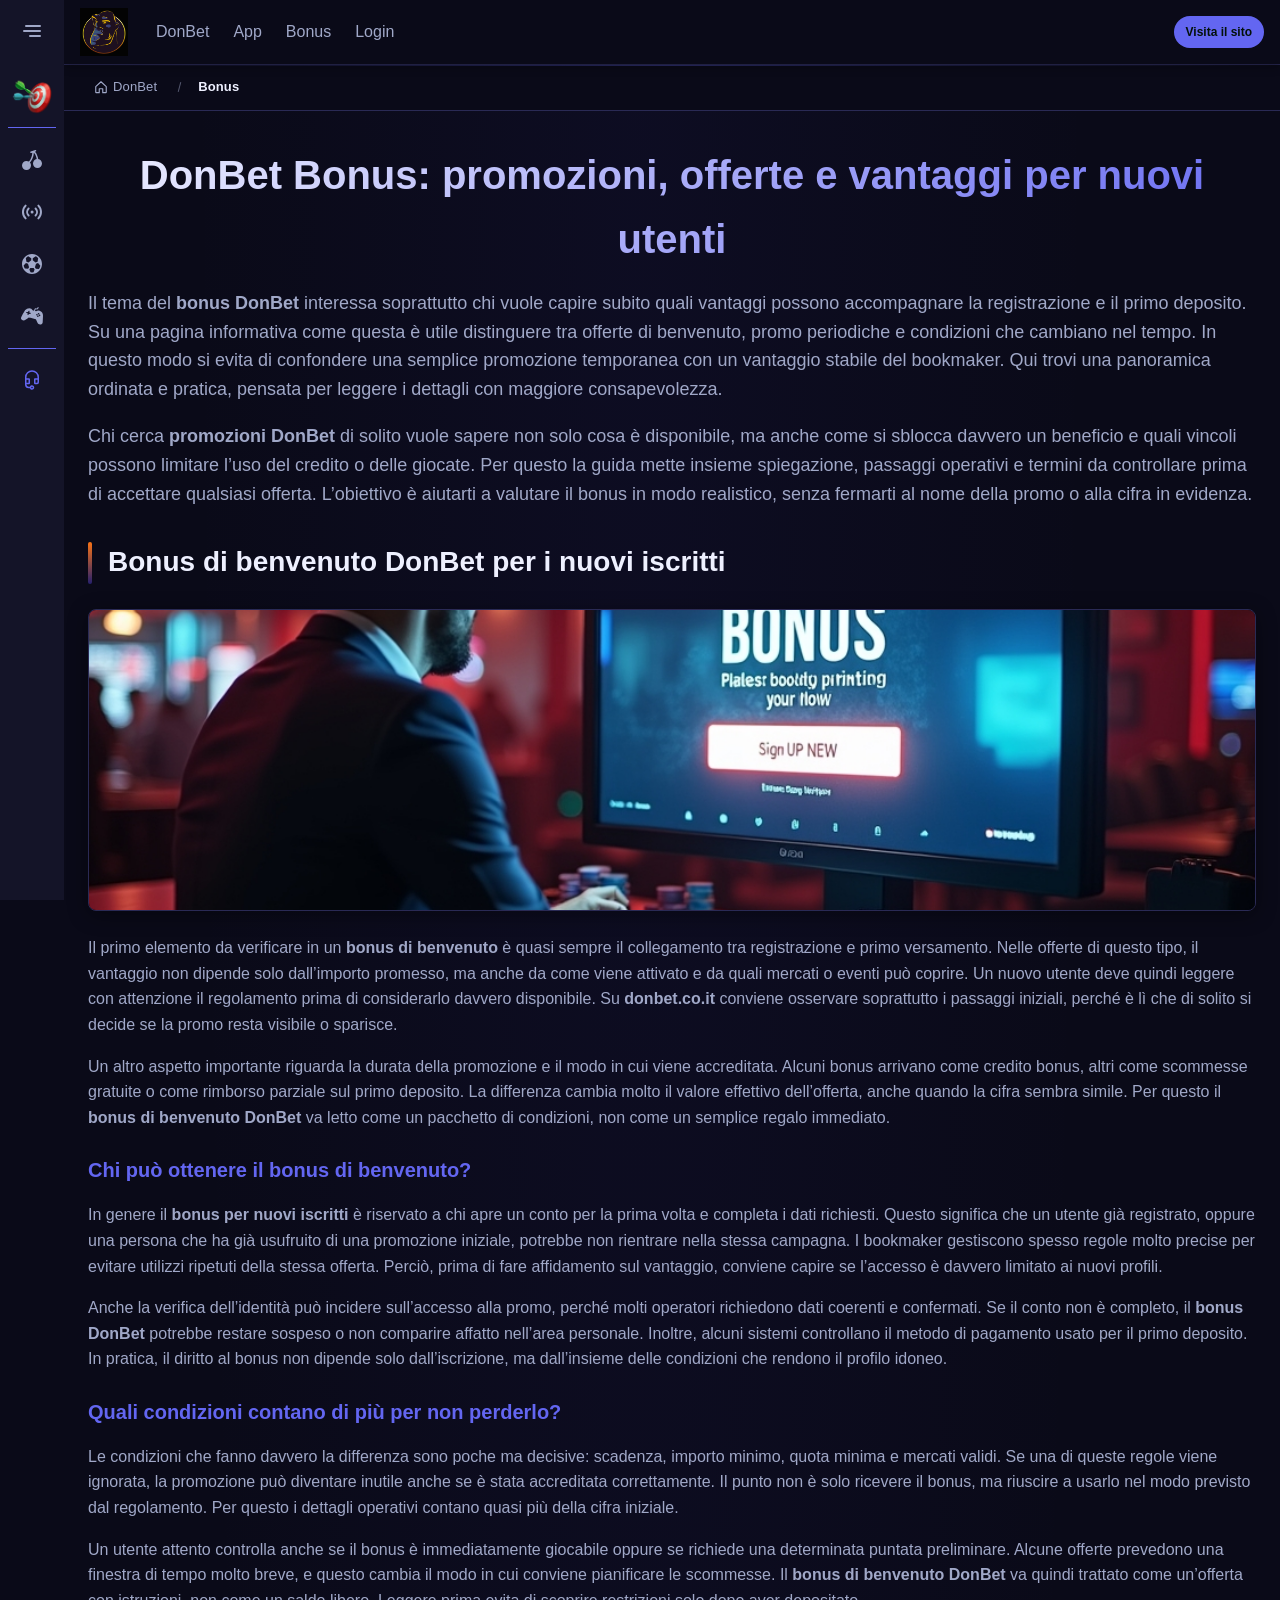
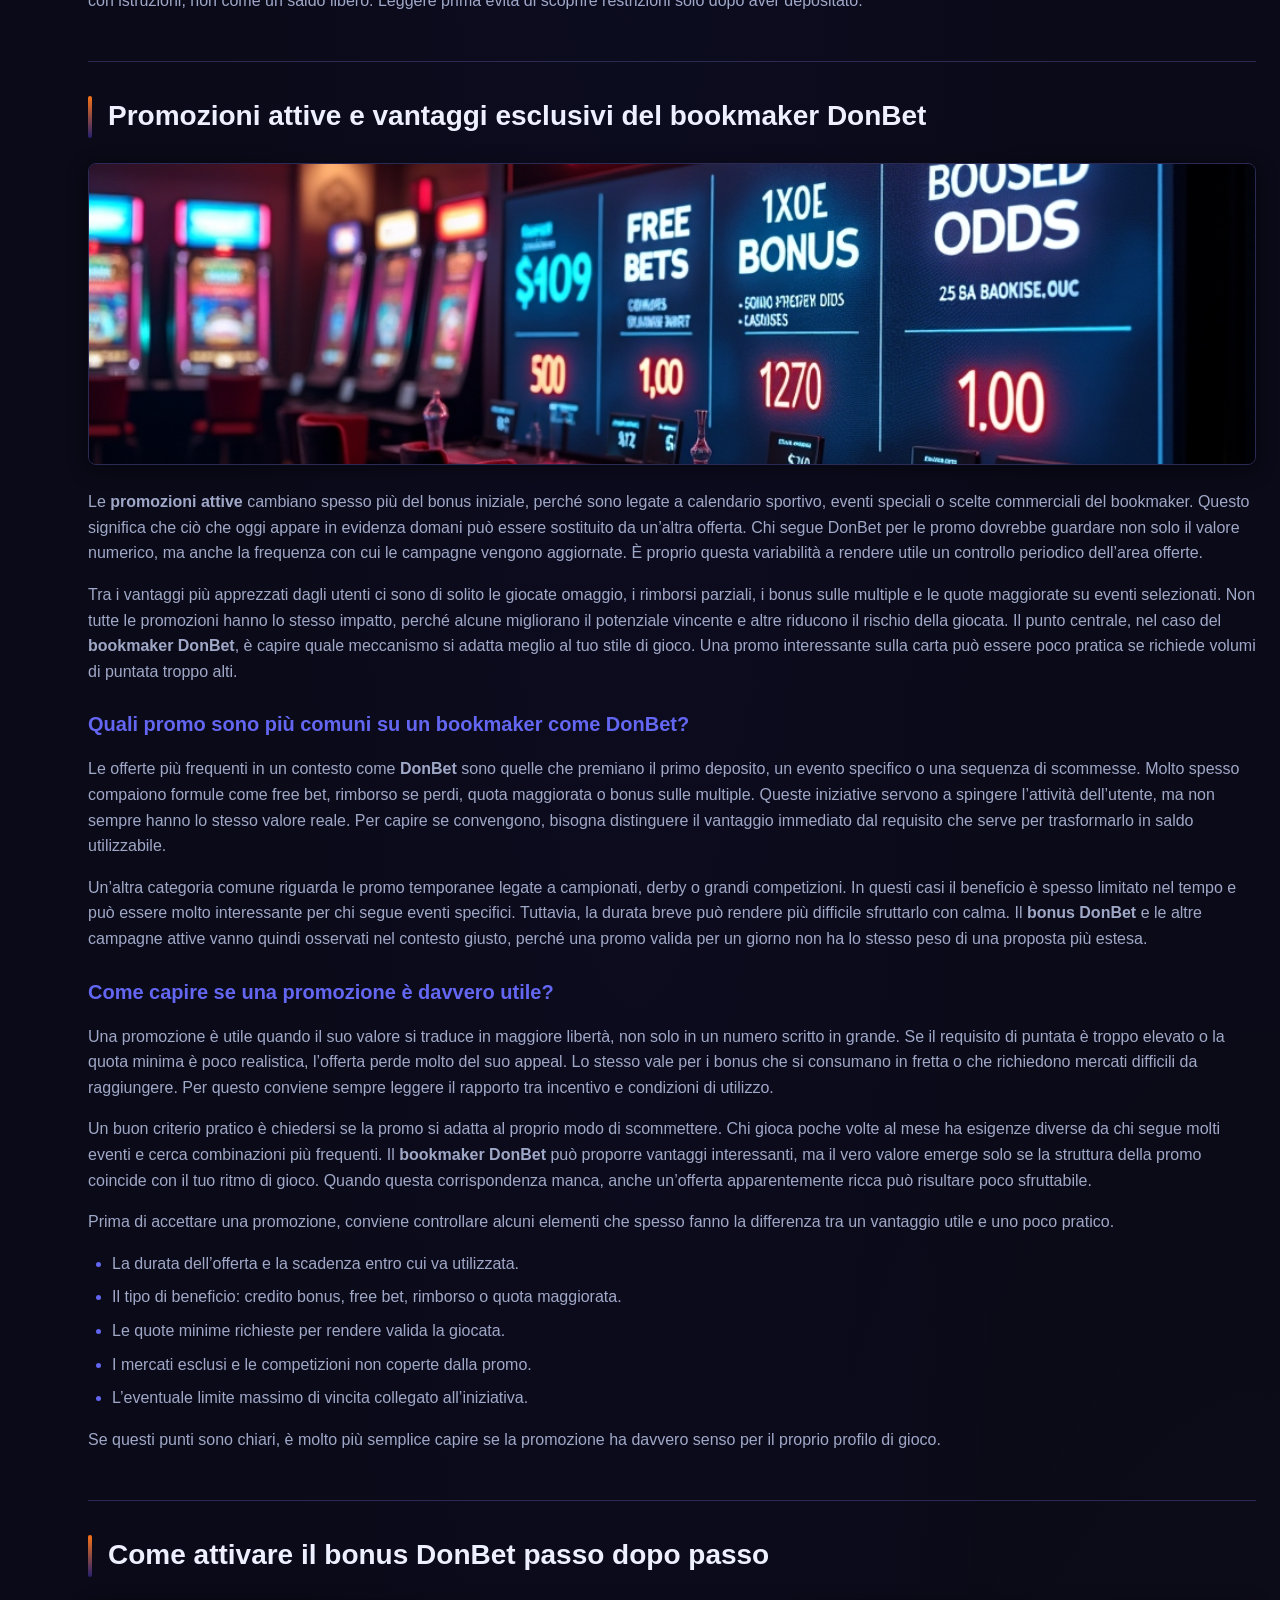
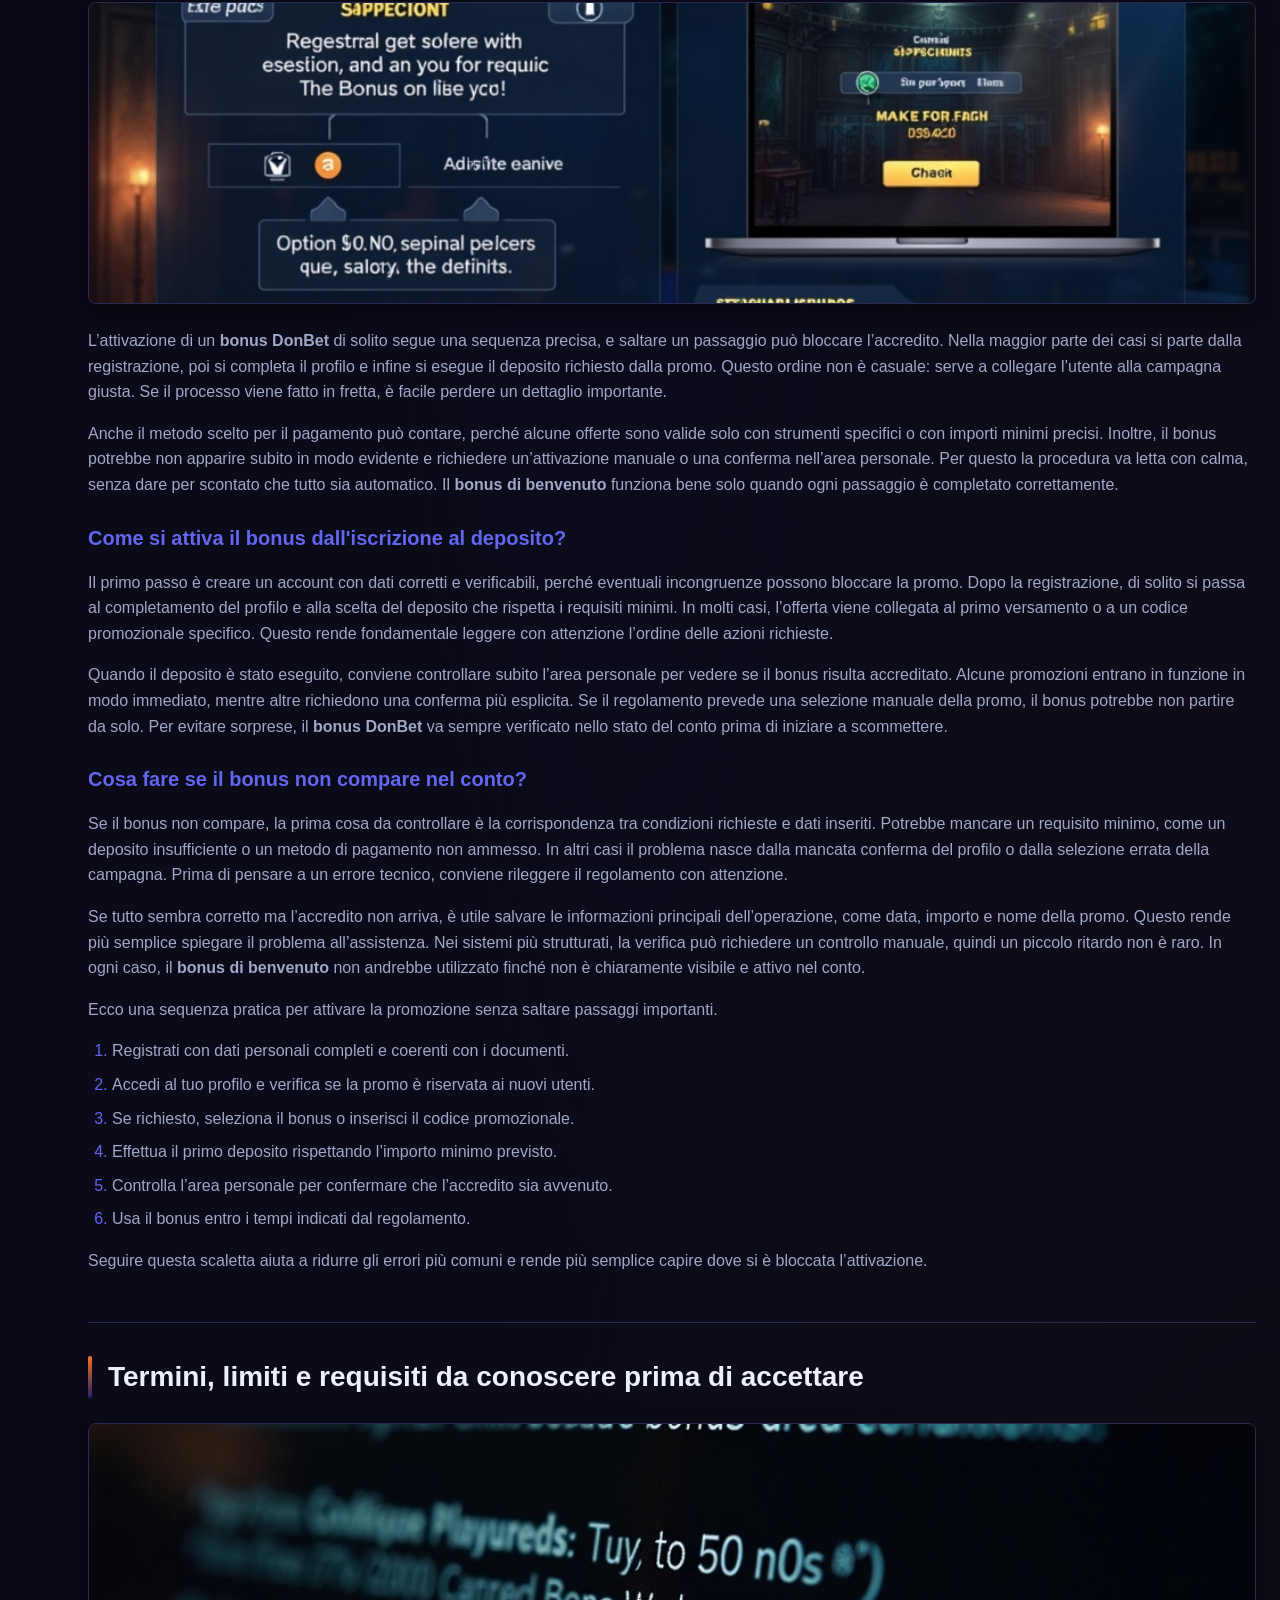
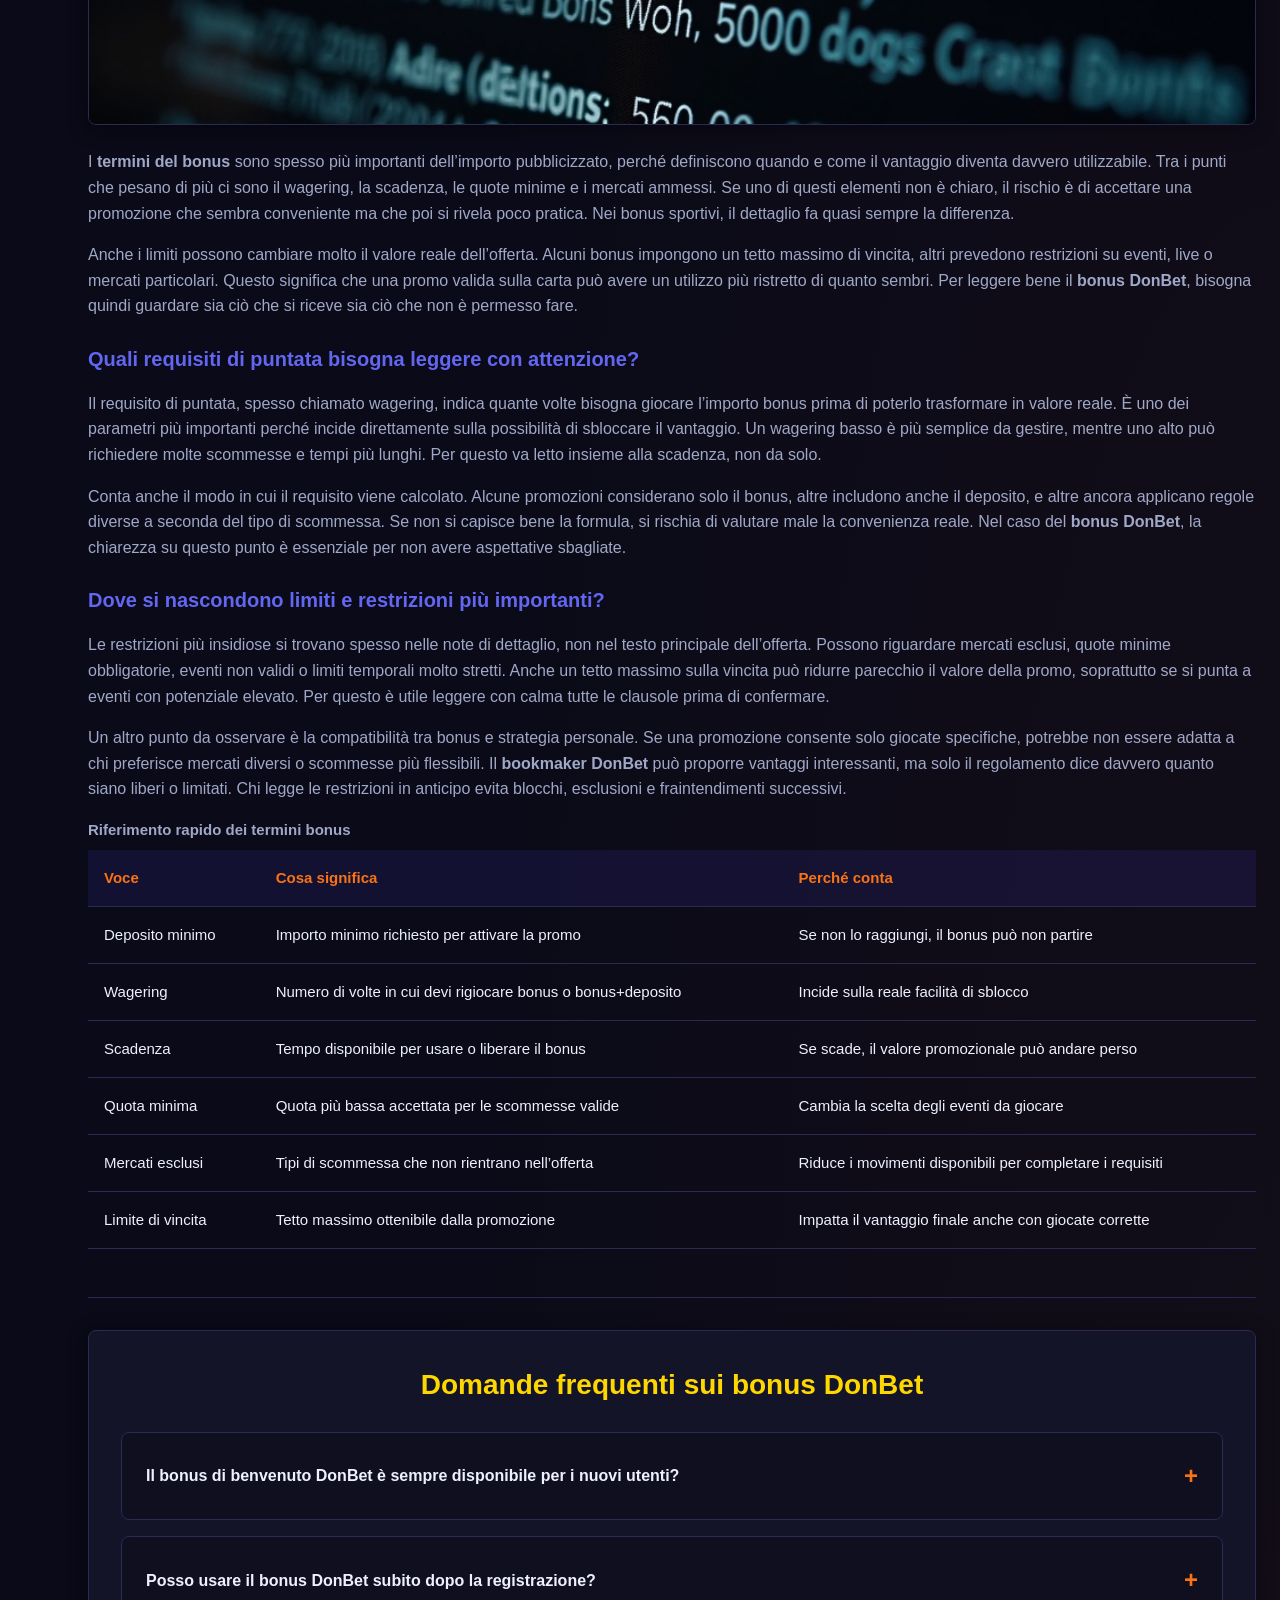
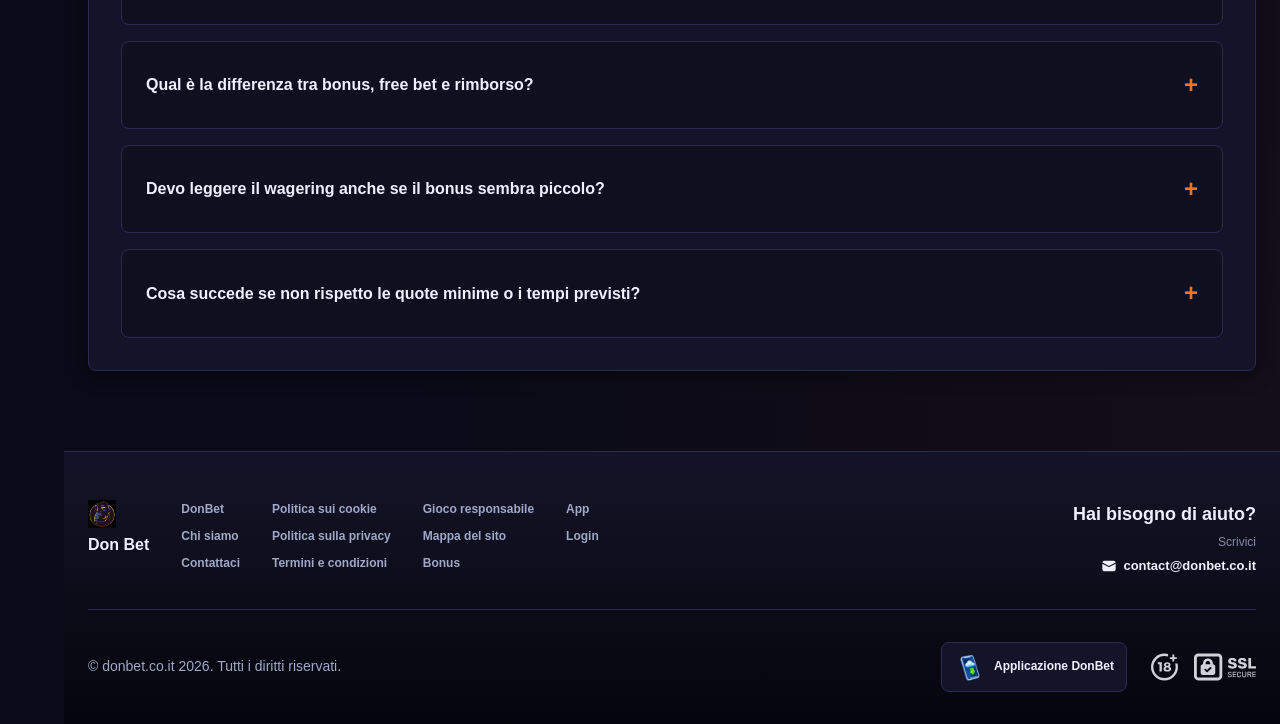
<file: bonus/index.html>
<!DOCTYPE html>
<html lang="it">
<head>
    <meta charset="UTF-8">
    <meta name="viewport" content="width=device-width, initial-scale=1.0">
    <meta http-equiv="X-UA-Compatible" content="IE=edge">
    <meta name="robots" content="index, follow">
    <meta name="revisit-after" content="7 days">
    <title>Donbet - Bonus di benvenuto per nuovi utenti online</title>
    <meta name="title" content="Donbet - Bonus di benvenuto per nuovi utenti online">
    <meta name="description" content="Donbet 🎰 ti apre il bonus di benvenuto; scopri Donbet recensione con promozioni attive e registrati subito per iniziare bene oggi stesso oggi subito.">
    <meta name="keywords" content="Casino donbet, Don bet casino, Donbet recensione, Donbet casino online, Donbet scommesse sportive, Donbet recensioni, Donbet, Donbet casino review, Donbet win, Don bet, Donbet casino">

    <link rel="canonical" href="https://eventigreen.it/">

    <link rel="icon" type="image/png" sizes="32x32" href="/favicon-32x32.png">

    <meta property="og:title" content="Donbet - Bonus di benvenuto per nuovi utenti online">
    <meta property="og:description" content="Donbet 🎰 ti apre il bonus di benvenuto; scopri Donbet recensione con promozioni attive e registrati subito per iniziare bene oggi stesso oggi subito.">
    <meta property="og:type" content="website">
    <meta property="og:url" content="https://eventigreen.it/bonus/">
    <meta property="og:site_name" content="Don Bet">
    <meta property="og:locale" content="it">
    <meta property="og:image" content="https://eventigreen.it/images/logo.png">

    <meta name="twitter:card" content="summary">
    <meta name="twitter:title" content="Donbet - Bonus di benvenuto per nuovi utenti online">
    <meta name="twitter:description" content="Donbet 🎰 ti apre il bonus di benvenuto; scopri Donbet recensione con promozioni attive e registrati subito per iniziare bene oggi stesso oggi subito.">
    <meta name="twitter:url" content="https://eventigreen.it/bonus/">
    <meta name="twitter:image" content="https://eventigreen.it/images/logo.png">

    <link rel="stylesheet" href="/css/style.css">

    <link rel="stylesheet" href="/css/layout.css">

<meta name="googlebot" content="noarchive">
<link rel="alternate" hreflang="it-IT" href="https://donbet.co.it/it-IT/">
<link rel="alternate" hreflang="it" href="https://eventigreen.it/">
<link rel="alternate" hreflang="x-default" href="https://eventigreen.it/">
</head>
<body>
    <div class="nav-sidebar-35deafad isFull" id="navSidebar">
        <div class="nav-sidebar-content-35deafad">
            <div class="nav-sidebar-wrapped-35deafad">
                <div class="nav-sidebar-header-35deafad">
                    <button class="nav-sidebar-header-toggle-35deafad" aria-label="Toggle menu">
                        <span class="nav-sidebar-header-wrap-35deafad">
                            <svg class="m-icon-35deafad">
                                <use xlink:href="/assets/icons/sidebar/sprites.svg#hamburger-r"/>
                            </svg>
                        </span>
                    </button>
                </div>
                <div class="nav-sidebar-wrapped-content-35deafad hideScrollbar-35deafad">
                    <div class="divider-bottom-35deafad">
                        <div class="nav-card nav-sidebar-card--wrapped-35deafad">


                            <a href="/go" class="nav-card__button-35deafad"
                               title="Missioni" rel="noindex nofollow">
                                <img src="/assets/icons/sidebar/missions.webp"
                                     alt="Missioni Donbet casino"
                                     title="Missioni Donbet casino"
                                     class="nav-card__img-35deafad">
                            </a>
                        </div>
                    </div>

                        <div class="nav-sidebar-wrapped-item-35deafad">
                            <a href="/go" title="Tutti i giochi"
                               class="nav-sidebar-icon-35deafad" rel="noindex nofollow">
                                <svg class="m-icon-35deafad">
                                    <use xlink:href="/assets/icons/sidebar/sprites.svg#all-games"/>
                                </svg>
                            </a>
                        </div>
                        <div class="nav-sidebar-wrapped-item-35deafad">
                            <a href="/go" title="Live"
                               class="nav-sidebar-icon-35deafad" rel="noindex nofollow">
                                <svg class="m-icon-35deafad">
                                    <use xlink:href="/assets/icons/sidebar/sprites.svg#live"/>
                                </svg>
                            </a>
                        </div>
                        <div class="nav-sidebar-wrapped-item-35deafad">
                            <a href="/go" title="Sport"
                               class="nav-sidebar-icon-35deafad" rel="noindex nofollow">
                                <svg class="m-icon-35deafad">
                                    <use xlink:href="/assets/icons/sidebar/sprites.svg#sport-soccer"/>
                                </svg>
                            </a>
                        </div>
                        <div class="nav-sidebar-wrapped-item-35deafad">
                            <a href="/go" title="Esports"
                               class="nav-sidebar-icon-35deafad" rel="noindex nofollow">
                                <svg class="m-icon-35deafad">
                                    <use xlink:href="/assets/icons/sidebar/sprites.svg#target-gamepad"/>
                                </svg>
                            </a>
                        </div>

                    <div class="divider-top-35deafad">
                        <a href="/go" title="Supporto"
                           class="nav-sidebar-support-wrapped-35deafad nav-sidebar-icon-35deafad" rel="noindex nofollow">
                            <svg class="m-icon-35deafad">
                                <use xlink:href="/assets/icons/sidebar/sprites.svg#support"/>
                            </svg>
                        </a>
                    </div>
                </div>
            </div>
        </div>
    </div>

    <div class="nav-sidebar-expanded-35deafad" id="navSidebarExpanded">
        <div class="nav-sidebar-header-35deafad">
            <button class="nav-sidebar-header-toggle-35deafad" aria-label="Close menu">
                <span class="nav-sidebar-header-wrap-35deafad">
                    <svg class="m-icon-35deafad">
                        <use xlink:href="/assets/icons/sidebar/sprites.svg#cross"/>
                    </svg>
                </span>
            </button>
                <a href="/" class="nav-logo-35deafad nav-sidebar-header-logo-35deafad" title="Don Bet">
                    <img src="/images/logo.png" alt="Don Bet" title="Don Bet">
                </a>
        </div>
        <div class="nav-sidebar-expanded-content-35deafad">
            <div class="nav-sidebar-expanded-scrollY-35deafad hideScrollbar-35deafad nav-sidebar-expanded--gap-35deafad">
                <div class="nav-sidebar-expanded-cards-35deafad">


                        <div class="nav-card nav-sidebar-card-35deafad">
                            <a href="/go" class="nav-card__button-35deafad"
                               title="Bonus" rel="noindex nofollow">
                                <img src="/assets/icons/sidebar/bonus.webp" alt="Bonus Donbet recensione"
                                     title="Bonus Donbet recensione" class="nav-card__img-35deafad">
                                <span class="nav-card__title-35deafad">Bonus</span>
                            </a>
                        </div>


                        <div class="nav-card nav-sidebar-card-35deafad">
                            <a href="/go" class="nav-card__button-35deafad"
                               title="Missioni" rel="noindex nofollow">
                                <img src="/assets/icons/sidebar/missions.webp" alt="Missioni Donbet casino"
                                     title="Missioni Donbet casino" class="nav-card__img-35deafad">
                                <span class="nav-card__title-35deafad">Missioni</span>
                            </a>
                        </div>

                    <div class="nav-sidebar-cards-grid-35deafad">


                            <div class="nav-card nav-sidebar-card-35deafad">
                                <a href="/go" class="nav-card__button-35deafad"
                                   title="Ruota" rel="noindex nofollow">
                                    <img src="/assets/icons/sidebar/wheel.gif" alt="Ruota Donbet recensioni"
                                         title="Ruota Donbet recensioni" class="nav-card__img-35deafad">
                                    <span class="nav-card__title-35deafad">Ruota</span>
                                </a>
                            </div>


                            <div class="nav-card nav-sidebar-card-35deafad">
                                <a href="/go" class="nav-card__button-35deafad"
                                   title="Fedeltà" rel="noindex nofollow">
                                    <img src="/assets/icons/sidebar/loyalty.webp" alt="Fedeltà Donbet"
                                         title="Fedeltà Donbet" class="nav-card__img-35deafad">
                                    <span class="nav-card__title-35deafad">Fedeltà</span>
                                </a>
                            </div>


                            <div class="nav-card nav-sidebar-card-35deafad">
                                <a href="/go" class="nav-card__button-35deafad"
                                   title="Cashback" rel="noindex nofollow">
                                    <img src="/assets/icons/sidebar/cashback.webp" alt="Cashback Donbet casino online"
                                         title="Cashback Donbet casino online" class="nav-card__img-35deafad">
                                    <span class="nav-card__title-35deafad">Cashback</span>
                                </a>
                            </div>


                            <div class="nav-card nav-sidebar-card-35deafad">
                                <a href="/go" class="nav-card__button-35deafad"
                                   title="Club VIP" rel="noindex nofollow">
                                    <img src="/assets/icons/sidebar/vipclub.webp" alt="Club VIP Donbet casino online"
                                         title="Club VIP Donbet casino online" class="nav-card__img-35deafad">
                                    <span class="nav-card__title-35deafad">Club VIP</span>
                                </a>
                            </div>


                            <div class="nav-card nav-sidebar-card-35deafad">
                                <a href="/go" class="nav-card__button-35deafad"
                                   title="Promozioni" rel="noindex nofollow">
                                    <img src="/assets/icons/sidebar/promotions.webp" alt="Promozioni Donbet casino online"
                                         title="Promozioni Donbet casino online" class="nav-card__img-35deafad">
                                    <span class="nav-card__title-35deafad">Promozioni</span>
                                </a>
                            </div>
                    </div>
                </div>

                <ul class="nav-sidebar-items-35deafad nav-sidebar-expanded-items-35deafad">
                        <li class="nav-sidebar-items-item">
                            <a href="/go" class="nav-sidebar-items-dropdown"
                               title="Tutti i giochi" rel="noindex nofollow">
                                <div class="nav-sidebar-items-title-35deafad nav-sidebar-items-title--light-35deafad">
                                    <div class="m-icon-container-35deafad nav-sidebar-item-icon-35deafad">
                                        <svg class="m-icon-35deafad">
                                            <use xlink:href="/assets/icons/sidebar/sprites.svg#all-games"/>
                                        </svg>
                                    </div>
                                    <span>Tutti i giochi</span>
                                </div>
                            </a>
                        </li>
                        <li class="nav-sidebar-items-item">
                            <a href="/go" class="nav-sidebar-items-dropdown"
                               title="Live" rel="noindex nofollow">
                                <div class="nav-sidebar-items-title-35deafad nav-sidebar-items-title--light-35deafad">
                                    <div class="m-icon-container-35deafad nav-sidebar-item-icon-35deafad">
                                        <svg class="m-icon-35deafad">
                                            <use xlink:href="/assets/icons/sidebar/sprites.svg#live"/>
                                        </svg>
                                    </div>
                                    <span>Live</span>
                                </div>
                            </a>
                        </li>
                        <li class="nav-sidebar-items-item">
                            <a href="/go" class="nav-sidebar-items-dropdown"
                               title="Sport" rel="noindex nofollow">
                                <div class="nav-sidebar-items-title-35deafad nav-sidebar-items-title--light-35deafad">
                                    <div class="m-icon-container-35deafad nav-sidebar-item-icon-35deafad">
                                        <svg class="m-icon-35deafad">
                                            <use xlink:href="/assets/icons/sidebar/sprites.svg#sport-soccer"/>
                                        </svg>
                                    </div>
                                    <span>Sport</span>
                                </div>
                            </a>
                        </li>
                        <li class="nav-sidebar-items-item">
                            <a href="/go" class="nav-sidebar-items-dropdown"
                               title="Esports" rel="noindex nofollow">
                                <div class="nav-sidebar-items-title-35deafad nav-sidebar-items-title--light-35deafad">
                                    <div class="m-icon-container-35deafad nav-sidebar-item-icon-35deafad">
                                        <svg class="m-icon-35deafad">
                                            <use xlink:href="/assets/icons/sidebar/sprites.svg#target-gamepad"/>
                                        </svg>
                                    </div>
                                    <span>Esports</span>
                                </div>
                            </a>
                        </li>
                </ul>

                <ul class="nav-sidebar-items-35deafad nav-sidebar-expanded-items-35deafad flex-1-35deafad"></ul>

                <div class="nav-sidebar-expanded-support-35deafad">
                    <div class="nav-sidebar-expanded-support-help-35deafad">
                        <a href="/go" title="Supporto"
                           class="m-button-35deafad m-button--success-35deafad m-button--m-35deafad nav-sidebar-support-35deafad"
                           rel="noindex nofollow">
                            <div class="m-button-content-35deafad">
                                <svg class="m-icon-35deafad">
                                    <use xlink:href="/assets/icons/sidebar/sprites.svg#support"/>
                                </svg>
                                Supporto
                            </div>
                        </a>
                    </div>
                </div>

                <div class="nav-sidebar-expanded-app-links-35deafad">
                    <a href="/go" class="footer-app-button-35deafad"
                       title="Applicazione DonBet" rel="noindex nofollow">
                        <img class="footer-app-button-image-35deafad"
                             alt="Applicazione DonBet"
                             title="Applicazione DonBet"
                             src="/assets/icons/mobile/app-button-icon.webp">
                        <div class="footer-app-button-text-35deafad">
                            <p class="m-text-35deafad m-fs12-35deafad m-fw700-35deafad m-lh160-35deafad footer-app-button-title-35deafad">Applicazione DonBet</p>
                            <p class="m-text-35deafad m-fs10-35deafad m-fw500-35deafad m-lh160-35deafad footer-app-button-description-35deafad"
                               style="color: #ffffff;">Installa la nostra app</p>
                        </div>
                    </a>
                </div>
            </div>
        </div>
    </div>

    <div class="bottom-overlays-35deafad">
        <div class="bottom-action-buttons-35deafad bottom-overlays__action-buttons-35deafad">
            <div class="bottom-communication-button-35deafad">
                <button class="m-button-35deafad m-gradient-border m-button--secondary-35deafad m-button--m-35deafad scroll-top-btn-35deafad"
                        aria-label="Scroll to top" title="Scroll to top">
                    <div class="m-icon-container-35deafad">
                        <span class="scroll-top-arrow-35deafad">&uarr;</span>
                    </div>
                </button>
            </div>
        </div>

        <nav class="mobile-nav-35deafad" aria-label="Mobile navigation">
            <div class="mobile-nav-wrap-35deafad">
                <a href="/go" title="Tutti i giochi"
                   rel="noindex nofollow" target="_blank">
                    <div class="mobile-nav-item-35deafad">
                        <div class="mobile-nav-item__icon-wrap-35deafad">
                            <svg class="m-icon-35deafad m-icon-loadable mobile-nav-item__icon-35deafad">
                                <use xlink:href="/assets/icons/sidebar/sprites.svg#all-games"/>
                            </svg>
                        </div>
                        <p class="m-text-35deafad m-fs10-35deafad m-fw600-35deafad m-lh160-35deafad m-text-center-35deafad mobile-nav-item__text-35deafad">Tutti i giochi</p>
                    </div>
                </a>

                <a href="/go" title="Sport"
                   rel="noindex nofollow" target="_blank">
                    <div class="mobile-nav-item-35deafad">
                        <div class="mobile-nav-item__icon-wrap-35deafad">
                            <svg class="m-icon-35deafad m-icon-loadable mobile-nav-item__icon-35deafad">
                                <use xlink:href="/assets/icons/sidebar/sprites.svg#sport-soccer"/>
                            </svg>
                        </div>
                        <p class="m-text-35deafad m-fs10-35deafad m-fw600-35deafad m-lh160-35deafad m-text-center-35deafad mobile-nav-item__text-35deafad">Sport</p>
                    </div>
                </a>

                <div class="mobile-nav-item-35deafad">
                    <a href="/go"
                       class="m-button-35deafad m-gradient-border m-button--primary-35deafad m-button--m-35deafad mobile-nav-item__icon-wrap-35deafad"
                       title="Visita il sito"
                       rel="noindex nofollow" target="_blank">
                        <div class="m-button-content-35deafad">
                            <svg class="m-icon-35deafad m-icon-loadable mobile-nav-item__icon-35deafad">
                                <use xlink:href="/assets/icons/sidebar/sprites.svg#person"/>
                            </svg>
                        </div>
                    </a>
                    <p class="m-text-35deafad m-fs10-35deafad m-fw600-35deafad m-lh160-35deafad m-text-center-35deafad mobile-nav-item__text-35deafad">Visita il sito</p>
                </div>

                <a href="/go" title="Bonus"
                   rel="noindex nofollow" target="_blank">
                    <div class="mobile-nav-item-35deafad">
                        <div class="mobile-nav-item__icon-wrap-35deafad">
                            <svg class="m-icon-35deafad m-icon-loadable mobile-nav-item__icon-35deafad">
                                <use xlink:href="/assets/icons/sidebar/sprites.svg#gift"/>
                            </svg>
                        </div>
                        <p class="m-text-35deafad m-fs10-35deafad m-fw600-35deafad m-lh160-35deafad m-text-center-35deafad mobile-nav-item__text-35deafad">Bonus</p>
                    </div>
                </a>

                <a href="/go" title="Missioni"
                   rel="noindex nofollow" target="_blank">
                    <div class="mobile-nav-item-35deafad">
                        <div class="mobile-nav-item__icon-wrap-35deafad">
                            <svg class="m-icon-35deafad m-icon-loadable mobile-nav-item__icon-35deafad">
                                <use xlink:href="/assets/icons/sidebar/sprites.svg#activities"/>
                            </svg>
                        </div>
                        <p class="m-text-35deafad m-fs10-35deafad m-fw600-35deafad m-lh160-35deafad m-text-center-35deafad mobile-nav-item__text-35deafad">Missioni</p>
                    </div>
                </a>
            </div>
        </nav>
    </div>


    <div class="site-wrapper-35deafad with-sidebar-35deafad">
<nav class="main-nav-35deafad">
    <div class="main-nav-content-35deafad">
        <div class="main-nav-content-left-35deafad">
            <button class="main-nav-content-toggle-35deafad nav-sidebar-header-toggle-35deafad" aria-label="Toggle menu" aria-expanded="false">
                <svg class="m-icon-35deafad m-icon-loadable">
                    <use xlink:href="/assets/icons/sidebar/sprites.svg#hamburger"/>
                </svg>
            </button>

            <a href="/" class="nav-logo-35deafad main-nav-logo-35deafad" title="Don Bet">
                <img src="/images/logo.png" alt="Don Bet" title="Don Bet">
            </a>
        </div>

        <div class="main-nav-content-center-35deafad">
            <a href="/" class="nav-link-35deafad" title="DonBet">DonBet</a>
            <a href="/app/" class="nav-link-35deafad" title="App">App</a>
            <a href="/bonus/" class="nav-link-35deafad" title="Bonus">Bonus</a>
            <a href="/login/" class="nav-link-35deafad" title="Login">Login</a>
        </div>

        <div class="main-nav-content-auth-35deafad">
            <a class="m-button-35deafad m-gradient-border m-button--primary-35deafad m-button--s-35deafad"
               href="/go" title="Visita il sito"
               rel="noindex nofollow" target="_blank">
                <div class="m-button-content-35deafad">Visita il sito</div>
            </a>
        </div>
    </div>
</nav><div class="breadcrumb-bar-35deafad">
    <div class="container-35deafad">
        <nav class="breadcrumbs-35deafad" aria-label="Breadcrumb">
            <ol class="breadcrumb-list-35deafad">
                <li class="breadcrumb-item-35deafad">
                    <a href="/" title="DonBet">
                        <svg class="breadcrumb-home-icon-35deafad" viewBox="0 0 16 16" fill="none" aria-hidden="true">
                            <path d="M2 7.5L8 2l6 5.5V14a.5.5 0 0 1-.5.5H10V10H6v4.5H2.5A.5.5 0 0 1 2 14V7.5Z" stroke="currentColor" stroke-width="1.3" stroke-linejoin="round"/>
                        </svg>
                        <span>DonBet</span>
                    </a>
                </li>
                <li class="breadcrumb-item-35deafad current-35deafad" aria-current="page">
                    Bonus
                </li>
            </ol>
        </nav>
    </div>
</div>

        <main class="main-content-35deafad">
<article class="page-content-35deafad">
    <div class="container-35deafad">




        <header class="page-header-35deafad">
            <h1>DonBet Bonus: promozioni, offerte e vantaggi per nuovi utenti</h1>
            <div class="intro-35deafad">
                <p>Il tema del <strong>bonus DonBet</strong> interessa soprattutto chi vuole capire subito quali vantaggi possono accompagnare la registrazione e il primo deposito. Su una pagina informativa come questa è utile distinguere tra offerte di benvenuto, promo periodiche e condizioni che cambiano nel tempo. In questo modo si evita di confondere una semplice promozione temporanea con un vantaggio stabile del bookmaker. Qui trovi una panoramica ordinata e pratica, pensata per leggere i dettagli con maggiore consapevolezza.</p>
                <p>Chi cerca <strong>promozioni DonBet</strong> di solito vuole sapere non solo cosa è disponibile, ma anche come si sblocca davvero un beneficio e quali vincoli possono limitare l’uso del credito o delle giocate. Per questo la guida mette insieme spiegazione, passaggi operativi e termini da controllare prima di accettare qualsiasi offerta. L’obiettivo è aiutarti a valutare il bonus in modo realistico, senza fermarti al nome della promo o alla cifra in evidenza.</p>
            </div>
        </header>


        <section class="content-section-35deafad card-35deafad">
            <h2>Bonus di benvenuto DonBet per i nuovi iscritti</h2>

            <div class="section-image-35deafad">
                <img src="/images/bonus-benvenuto-don-bet.png" alt="Nuovo utente davanti all&#39;offerta di benvenuto DonBet in un ambiente da casinò scuro" title="Nuovo utente davanti all&#39;offerta di benvenuto DonBet in un ambiente da casinò scuro" loading="lazy">
            </div>

            <p>Il primo elemento da verificare in un <strong>bonus di benvenuto</strong> è quasi sempre il collegamento tra registrazione e primo versamento. Nelle offerte di questo tipo, il vantaggio non dipende solo dall’importo promesso, ma anche da come viene attivato e da quali mercati o eventi può coprire. Un nuovo utente deve quindi leggere con attenzione il regolamento prima di considerarlo davvero disponibile. Su <strong>donbet.co.it</strong> conviene osservare soprattutto i passaggi iniziali, perché è lì che di solito si decide se la promo resta visibile o sparisce.</p>
            <p>Un altro aspetto importante riguarda la durata della promozione e il modo in cui viene accreditata. Alcuni bonus arrivano come credito bonus, altri come scommesse gratuite o come rimborso parziale sul primo deposito. La differenza cambia molto il valore effettivo dell’offerta, anche quando la cifra sembra simile. Per questo il <strong>bonus di benvenuto DonBet</strong> va letto come un pacchetto di condizioni, non come un semplice regalo immediato.</p>

                
        <h3>Chi può ottenere il bonus di benvenuto?</h3>
            <p>In genere il <strong>bonus per nuovi iscritti</strong> è riservato a chi apre un conto per la prima volta e completa i dati richiesti. Questo significa che un utente già registrato, oppure una persona che ha già usufruito di una promozione iniziale, potrebbe non rientrare nella stessa campagna. I bookmaker gestiscono spesso regole molto precise per evitare utilizzi ripetuti della stessa offerta. Perciò, prima di fare affidamento sul vantaggio, conviene capire se l’accesso è davvero limitato ai nuovi profili.</p>
            <p>Anche la verifica dell’identità può incidere sull’accesso alla promo, perché molti operatori richiedono dati coerenti e confermati. Se il conto non è completo, il <strong>bonus DonBet</strong> potrebbe restare sospeso o non comparire affatto nell’area personale. Inoltre, alcuni sistemi controllano il metodo di pagamento usato per il primo deposito. In pratica, il diritto al bonus non dipende solo dall’iscrizione, ma dall’insieme delle condizioni che rendono il profilo idoneo.</p>



                
        <h3>Quali condizioni contano di più per non perderlo?</h3>
            <p>Le condizioni che fanno davvero la differenza sono poche ma decisive: scadenza, importo minimo, quota minima e mercati validi. Se una di queste regole viene ignorata, la promozione può diventare inutile anche se è stata accreditata correttamente. Il punto non è solo ricevere il bonus, ma riuscire a usarlo nel modo previsto dal regolamento. Per questo i dettagli operativi contano quasi più della cifra iniziale.</p>
            <p>Un utente attento controlla anche se il bonus è immediatamente giocabile oppure se richiede una determinata puntata preliminare. Alcune offerte prevedono una finestra di tempo molto breve, e questo cambia il modo in cui conviene pianificare le scommesse. Il <strong>bonus di benvenuto DonBet</strong> va quindi trattato come un’offerta con istruzioni, non come un saldo libero. Leggere prima evita di scoprire restrizioni solo dopo aver depositato.</p>



        </section>
        <section class="content-section-35deafad card-35deafad">
            <h2>Promozioni attive e vantaggi esclusivi del bookmaker DonBet</h2>

            <div class="section-image-35deafad">
                <img src="/images/promozioni-attive-don-bet.png" alt="Tavolo promozioni DonBet con offerte sportive illuminate in sala scura" title="Tavolo promozioni DonBet con offerte sportive illuminate in sala scura" loading="lazy">
            </div>

            <p>Le <strong>promozioni attive</strong> cambiano spesso più del bonus iniziale, perché sono legate a calendario sportivo, eventi speciali o scelte commerciali del bookmaker. Questo significa che ciò che oggi appare in evidenza domani può essere sostituito da un’altra offerta. Chi segue DonBet per le promo dovrebbe guardare non solo il valore numerico, ma anche la frequenza con cui le campagne vengono aggiornate. È proprio questa variabilità a rendere utile un controllo periodico dell’area offerte.</p>
            <p>Tra i vantaggi più apprezzati dagli utenti ci sono di solito le giocate omaggio, i rimborsi parziali, i bonus sulle multiple e le quote maggiorate su eventi selezionati. Non tutte le promozioni hanno lo stesso impatto, perché alcune migliorano il potenziale vincente e altre riducono il rischio della giocata. Il punto centrale, nel caso del <strong>bookmaker DonBet</strong>, è capire quale meccanismo si adatta meglio al tuo stile di gioco. Una promo interessante sulla carta può essere poco pratica se richiede volumi di puntata troppo alti.</p>

                
        <h3>Quali promo sono più comuni su un bookmaker come DonBet?</h3>
            <p>Le offerte più frequenti in un contesto come <strong>DonBet</strong> sono quelle che premiano il primo deposito, un evento specifico o una sequenza di scommesse. Molto spesso compaiono formule come free bet, rimborso se perdi, quota maggiorata o bonus sulle multiple. Queste iniziative servono a spingere l’attività dell’utente, ma non sempre hanno lo stesso valore reale. Per capire se convengono, bisogna distinguere il vantaggio immediato dal requisito che serve per trasformarlo in saldo utilizzabile.</p>
            <p>Un’altra categoria comune riguarda le promo temporanee legate a campionati, derby o grandi competizioni. In questi casi il beneficio è spesso limitato nel tempo e può essere molto interessante per chi segue eventi specifici. Tuttavia, la durata breve può rendere più difficile sfruttarlo con calma. Il <strong>bonus DonBet</strong> e le altre campagne attive vanno quindi osservati nel contesto giusto, perché una promo valida per un giorno non ha lo stesso peso di una proposta più estesa.</p>



                
        <h3>Come capire se una promozione è davvero utile?</h3>
            <p>Una promozione è utile quando il suo valore si traduce in maggiore libertà, non solo in un numero scritto in grande. Se il requisito di puntata è troppo elevato o la quota minima è poco realistica, l’offerta perde molto del suo appeal. Lo stesso vale per i bonus che si consumano in fretta o che richiedono mercati difficili da raggiungere. Per questo conviene sempre leggere il rapporto tra incentivo e condizioni di utilizzo.</p>
            <p>Un buon criterio pratico è chiedersi se la promo si adatta al proprio modo di scommettere. Chi gioca poche volte al mese ha esigenze diverse da chi segue molti eventi e cerca combinazioni più frequenti. Il <strong>bookmaker DonBet</strong> può proporre vantaggi interessanti, ma il vero valore emerge solo se la struttura della promo coincide con il tuo ritmo di gioco. Quando questa corrispondenza manca, anche un’offerta apparentemente ricca può risultare poco sfruttabile.</p>



                
        <p>Prima di accettare una promozione, conviene controllare alcuni elementi che spesso fanno la differenza tra un vantaggio utile e uno poco pratico.</p>
        <ul class="content-list-35deafad">
                <li>La durata dell’offerta e la scadenza entro cui va utilizzata.</li>
                <li>Il tipo di beneficio: credito bonus, free bet, rimborso o quota maggiorata.</li>
                <li>Le quote minime richieste per rendere valida la giocata.</li>
                <li>I mercati esclusi e le competizioni non coperte dalla promo.</li>
                <li>L’eventuale limite massimo di vincita collegato all’iniziativa.</li>
        </ul>
        <p>Se questi punti sono chiari, è molto più semplice capire se la promozione ha davvero senso per il proprio profilo di gioco.</p>



        </section>
        <section class="content-section-35deafad card-35deafad">
            <h2>Come attivare il bonus DonBet passo dopo passo</h2>

            <div class="section-image-35deafad">
                <img src="/images/attivare-bonus-don-bet.png" alt="Sequenza di attivazione bonus DonBet su interfaccia scura con registrazione e deposito" title="Sequenza di attivazione bonus DonBet su interfaccia scura con registrazione e deposito" loading="lazy">
            </div>

            <p>L’attivazione di un <strong>bonus DonBet</strong> di solito segue una sequenza precisa, e saltare un passaggio può bloccare l’accredito. Nella maggior parte dei casi si parte dalla registrazione, poi si completa il profilo e infine si esegue il deposito richiesto dalla promo. Questo ordine non è casuale: serve a collegare l’utente alla campagna giusta. Se il processo viene fatto in fretta, è facile perdere un dettaglio importante.</p>
            <p>Anche il metodo scelto per il pagamento può contare, perché alcune offerte sono valide solo con strumenti specifici o con importi minimi precisi. Inoltre, il bonus potrebbe non apparire subito in modo evidente e richiedere un’attivazione manuale o una conferma nell’area personale. Per questo la procedura va letta con calma, senza dare per scontato che tutto sia automatico. Il <strong>bonus di benvenuto</strong> funziona bene solo quando ogni passaggio è completato correttamente.</p>

                
        <h3>Come si attiva il bonus dall&#39;iscrizione al deposito?</h3>
            <p>Il primo passo è creare un account con dati corretti e verificabili, perché eventuali incongruenze possono bloccare la promo. Dopo la registrazione, di solito si passa al completamento del profilo e alla scelta del deposito che rispetta i requisiti minimi. In molti casi, l’offerta viene collegata al primo versamento o a un codice promozionale specifico. Questo rende fondamentale leggere con attenzione l’ordine delle azioni richieste.</p>
            <p>Quando il deposito è stato eseguito, conviene controllare subito l’area personale per vedere se il bonus risulta accreditato. Alcune promozioni entrano in funzione in modo immediato, mentre altre richiedono una conferma più esplicita. Se il regolamento prevede una selezione manuale della promo, il bonus potrebbe non partire da solo. Per evitare sorprese, il <strong>bonus DonBet</strong> va sempre verificato nello stato del conto prima di iniziare a scommettere.</p>



                
        <h3>Cosa fare se il bonus non compare nel conto?</h3>
            <p>Se il bonus non compare, la prima cosa da controllare è la corrispondenza tra condizioni richieste e dati inseriti. Potrebbe mancare un requisito minimo, come un deposito insufficiente o un metodo di pagamento non ammesso. In altri casi il problema nasce dalla mancata conferma del profilo o dalla selezione errata della campagna. Prima di pensare a un errore tecnico, conviene rileggere il regolamento con attenzione.</p>
            <p>Se tutto sembra corretto ma l’accredito non arriva, è utile salvare le informazioni principali dell’operazione, come data, importo e nome della promo. Questo rende più semplice spiegare il problema all’assistenza. Nei sistemi più strutturati, la verifica può richiedere un controllo manuale, quindi un piccolo ritardo non è raro. In ogni caso, il <strong>bonus di benvenuto</strong> non andrebbe utilizzato finché non è chiaramente visibile e attivo nel conto.</p>



                
        <p>Ecco una sequenza pratica per attivare la promozione senza saltare passaggi importanti.</p>
        <ol class="content-list-35deafad content-list--ordered">
                <li>Registrati con dati personali completi e coerenti con i documenti.</li>
                <li>Accedi al tuo profilo e verifica se la promo è riservata ai nuovi utenti.</li>
                <li>Se richiesto, seleziona il bonus o inserisci il codice promozionale.</li>
                <li>Effettua il primo deposito rispettando l’importo minimo previsto.</li>
                <li>Controlla l’area personale per confermare che l’accredito sia avvenuto.</li>
                <li>Usa il bonus entro i tempi indicati dal regolamento.</li>
        </ol>
        <p>Seguire questa scaletta aiuta a ridurre gli errori più comuni e rende più semplice capire dove si è bloccata l’attivazione.</p>



        </section>
        <section class="content-section-35deafad card-35deafad">
            <h2>Termini, limiti e requisiti da conoscere prima di accettare</h2>

            <div class="section-image-35deafad">
                <img src="/images/termini-limiti-requisiti-bonus-don-bet.png" alt="Schermata con termini, limiti e requisiti del bonus DonBet in ambiente scuro" title="Schermata con termini, limiti e requisiti del bonus DonBet in ambiente scuro" loading="lazy">
            </div>

            <p>I <strong>termini del bonus</strong> sono spesso più importanti dell’importo pubblicizzato, perché definiscono quando e come il vantaggio diventa davvero utilizzabile. Tra i punti che pesano di più ci sono il wagering, la scadenza, le quote minime e i mercati ammessi. Se uno di questi elementi non è chiaro, il rischio è di accettare una promozione che sembra conveniente ma che poi si rivela poco pratica. Nei bonus sportivi, il dettaglio fa quasi sempre la differenza.</p>
            <p>Anche i limiti possono cambiare molto il valore reale dell’offerta. Alcuni bonus impongono un tetto massimo di vincita, altri prevedono restrizioni su eventi, live o mercati particolari. Questo significa che una promo valida sulla carta può avere un utilizzo più ristretto di quanto sembri. Per leggere bene il <strong>bonus DonBet</strong>, bisogna quindi guardare sia ciò che si riceve sia ciò che non è permesso fare.</p>

                
        <h3>Quali requisiti di puntata bisogna leggere con attenzione?</h3>
            <p>Il requisito di puntata, spesso chiamato wagering, indica quante volte bisogna giocare l’importo bonus prima di poterlo trasformare in valore reale. È uno dei parametri più importanti perché incide direttamente sulla possibilità di sbloccare il vantaggio. Un wagering basso è più semplice da gestire, mentre uno alto può richiedere molte scommesse e tempi più lunghi. Per questo va letto insieme alla scadenza, non da solo.</p>
            <p>Conta anche il modo in cui il requisito viene calcolato. Alcune promozioni considerano solo il bonus, altre includono anche il deposito, e altre ancora applicano regole diverse a seconda del tipo di scommessa. Se non si capisce bene la formula, si rischia di valutare male la convenienza reale. Nel caso del <strong>bonus DonBet</strong>, la chiarezza su questo punto è essenziale per non avere aspettative sbagliate.</p>



                
        <h3>Dove si nascondono limiti e restrizioni più importanti?</h3>
            <p>Le restrizioni più insidiose si trovano spesso nelle note di dettaglio, non nel testo principale dell’offerta. Possono riguardare mercati esclusi, quote minime obbligatorie, eventi non validi o limiti temporali molto stretti. Anche un tetto massimo sulla vincita può ridurre parecchio il valore della promo, soprattutto se si punta a eventi con potenziale elevato. Per questo è utile leggere con calma tutte le clausole prima di confermare.</p>
            <p>Un altro punto da osservare è la compatibilità tra bonus e strategia personale. Se una promozione consente solo giocate specifiche, potrebbe non essere adatta a chi preferisce mercati diversi o scommesse più flessibili. Il <strong>bookmaker DonBet</strong> può proporre vantaggi interessanti, ma solo il regolamento dice davvero quanto siano liberi o limitati. Chi legge le restrizioni in anticipo evita blocchi, esclusioni e fraintendimenti successivi.</p>



                
        <div class="table-wrapper-35deafad">
            <table class="content-table-35deafad">
                <caption>Riferimento rapido dei termini bonus</caption>

                <thead>
                    <tr>
                            <th>Voce</th>
                            <th>Cosa significa</th>
                            <th>Perché conta</th>
                    </tr>
                </thead>

                <tbody>
                        <tr>
                                <td>Deposito minimo</td>
                                <td>Importo minimo richiesto per attivare la promo</td>
                                <td>Se non lo raggiungi, il bonus può non partire</td>
                        </tr>
                        <tr>
                                <td>Wagering</td>
                                <td>Numero di volte in cui devi rigiocare bonus o bonus+deposito</td>
                                <td>Incide sulla reale facilità di sblocco</td>
                        </tr>
                        <tr>
                                <td>Scadenza</td>
                                <td>Tempo disponibile per usare o liberare il bonus</td>
                                <td>Se scade, il valore promozionale può andare perso</td>
                        </tr>
                        <tr>
                                <td>Quota minima</td>
                                <td>Quota più bassa accettata per le scommesse valide</td>
                                <td>Cambia la scelta degli eventi da giocare</td>
                        </tr>
                        <tr>
                                <td>Mercati esclusi</td>
                                <td>Tipi di scommessa che non rientrano nell’offerta</td>
                                <td>Riduce i movimenti disponibili per completare i requisiti</td>
                        </tr>
                        <tr>
                                <td>Limite di vincita</td>
                                <td>Tetto massimo ottenibile dalla promozione</td>
                                <td>Impatta il vantaggio finale anche con giocate corrette</td>
                        </tr>
                </tbody>
            </table>
        </div>



        </section>





<section class="faq-section-35deafad">
    <h2>Domande frequenti sui bonus DonBet</h2>
    <div class="faq-list-35deafad">
        <details class="faq-item-35deafad">
            <summary class="faq-question-35deafad"><h3>Il bonus di benvenuto DonBet è sempre disponibile per i nuovi utenti?</h3></summary>
            <div class="faq-answer-35deafad">Non necessariamente. Le offerte di benvenuto possono cambiare nel tempo, essere aggiornate o sostituite da altre campagne. In genere sono pensate per i nuovi iscritti, ma l’accesso dipende dal regolamento attivo in quel momento, dai requisiti di registrazione e dall’eventuale selezione della promo. Conviene sempre verificare condizioni e scadenze prima di depositare.</div>
        </details>
        <details class="faq-item-35deafad">
            <summary class="faq-question-35deafad"><h3>Posso usare il bonus DonBet subito dopo la registrazione?</h3></summary>
            <div class="faq-answer-35deafad">Di solito no, perché spesso il bonus si collega a un primo deposito, alla verifica del profilo o a una specifica procedura di attivazione. La registrazione da sola non basta quasi mai. Prima di iniziare a scommettere, è importante controllare se il bonus è già stato accreditato oppure se richiede un passaggio ulteriore nell’area personale.</div>
        </details>
        <details class="faq-item-35deafad">
            <summary class="faq-question-35deafad"><h3>Qual è la differenza tra bonus, free bet e rimborso?</h3></summary>
            <div class="faq-answer-35deafad">Sono tre meccanismi diversi. Il bonus classico aumenta il saldo o il credito promozionale, la free bet consente di giocare una scommessa gratuita secondo regole precise, mentre il rimborso restituisce parte della puntata se l’esito non è favorevole. Il valore reale cambia molto in base a come viene usato ciascun vantaggio e ai requisiti di sblocco.</div>
        </details>
        <details class="faq-item-35deafad">
            <summary class="faq-question-35deafad"><h3>Devo leggere il wagering anche se il bonus sembra piccolo?</h3></summary>
            <div class="faq-answer-35deafad">Sì, perché anche un importo modesto può avere condizioni di utilizzo impegnative. Il wagering indica quante volte il bonus, o bonus più deposito, deve essere rigiocato prima di diventare liberamente prelevabile o utilizzabile secondo le regole. Se questo numero è alto, la promo può risultare meno interessante di quanto sembri all’inizio.</div>
        </details>
        <details class="faq-item-35deafad">
            <summary class="faq-question-35deafad"><h3>Cosa succede se non rispetto le quote minime o i tempi previsti?</h3></summary>
            <div class="faq-answer-35deafad">In genere la scommessa può non essere considerata valida per il bonus, oppure l’offerta può scadere prima che tu riesca a completare i requisiti. Le quote minime servono a definire quali giocate rientrano nella promozione, mentre la scadenza limita il tempo disponibile. Per questo è fondamentale leggere il regolamento con attenzione, soprattutto nelle promo a durata breve.</div>
        </details>
    </div>
</section>

    </div>
</article>

        </main>

<footer class="site-footer-35deafad">
    <div class="container-35deafad">
        <div class="footer-top-35deafad">
            <div class="footer-left-35deafad">
                <div class="footer-logo-35deafad">
                        <img src="/images/logo.png" alt="Don Bet" title="Don Bet" class="footer-logo-img-35deafad">
                    <span class="footer-brand-35deafad">Don Bet</span>
                </div>

                <nav class="footer-nav-35deafad">
                    <div class="footer-nav-col-35deafad">
                        <a href="/" class="footer-link-35deafad" title="DonBet">DonBet</a>
                        <a href="/about-us/" class="footer-link-35deafad" title="Chi siamo">Chi siamo</a>
                        <a href="/contact-us/" class="footer-link-35deafad" title="Contattaci">Contattaci</a>
                    </div>
                    <div class="footer-nav-col-35deafad">
                        <a href="/cookie-policy/" class="footer-link-35deafad" title="Politica sui cookie">Politica sui cookie</a>
                        <a href="/privacy-policy/" class="footer-link-35deafad" title="Politica sulla privacy">Politica sulla privacy</a>
                        <a href="/terms-and-conditions/" class="footer-link-35deafad" title="Termini e condizioni">Termini e condizioni</a>
                    </div>
                    <div class="footer-nav-col-35deafad">
                        <a href="/responsible-gambling/" class="footer-link-35deafad" title="Gioco responsabile">Gioco responsabile</a>
                        <a href="/sitemap/" class="footer-link-35deafad" title="Mappa del sito">Mappa del sito</a>
                        <a href="/bonus/" class="footer-link-35deafad" title="Bonus">Bonus</a>
                    </div>
                    <div class="footer-nav-col-35deafad">
                        <a href="/app/" class="footer-link-35deafad" title="App">App</a>
                        <a href="/login/" class="footer-link-35deafad" title="Login">Login</a>
                    </div>
                </nav>
            </div>

            <div class="footer-support-35deafad">
                <p class="footer-support__heading-35deafad">Hai bisogno di aiuto?</p>
                <p class="footer-support__description-35deafad">Scrivici</p>
                <a href="mailto:contact@donbet.co.it" class="footer-support__email-35deafad" title="contact@donbet.co.it">
                    <svg class="icon-35deafad">
                        <use xlink:href="/assets/icons/sidebar/sprites.svg#mail"/>
                    </svg>
                    contact@donbet.co.it
                </a>
            </div>
        </div>

        <div class="footer-bottom-35deafad">
            <p class="copyright-35deafad">&copy; donbet.co.it <span id="copyright-year"></span>. Tutti i diritti riservati.</p>
            <script>document.getElementById('copyright-year').textContent=new Date().getFullYear();</script>

            <div class="footer-right-35deafad">
                <a href="/go" class="footer-app-banner-35deafad" title="Applicazione DonBet" rel="noindex nofollow" target="_blank">
                    <img src="/assets/icons/mobile/app-button-icon.webp" alt="Applicazione DonBet" title="Applicazione DonBet" class="footer-app-banner__icon-35deafad">
                    <span class="footer-app-banner__label-35deafad">Applicazione DonBet</span>
                </a>

                <div class="footer-badges-35deafad">
                    <img src="/assets/icons/footer/18.svg" alt="18+" title="18+" class="footer-badge-35deafad" loading="lazy">
                    <img src="/assets/icons/footer/ssl.svg" alt="SSL Secured" title="SSL Secured" class="footer-badge-35deafad" loading="lazy">
                </div>
            </div>
        </div>
    </div>
</footer>    </div>

    <script type="application/ld+json">{
  "@context": "https://schema.org",
  "@type": "WebSite",
  "name": "Don Bet",
  "url": "https://donbet.co.it"
}</script>
    <script type="application/ld+json">{
  "@context": "https://schema.org",
  "@type": "Article",
  "author": {
    "@type": "Organization",
    "name": "Don Bet"
  },
  "dateModified": "2026-06-14T00:21:22+00:00",
  "datePublished": "2026-05-21T11:19:49+00:00",
  "headline": "DonBet Bonus: promozioni, offerte e vantaggi per nuovi utenti"
}</script>
    <script type="application/ld+json">{
  "@context": "https://schema.org",
  "@type": "BreadcrumbList",
  "itemListElement": [
    {
      "@type": "ListItem",
      "item": {
        "@id": "https://eventigreen.it/",
        "name": "DonBet"
      },
      "position": 1
    },
    {
      "@type": "ListItem",
      "item": {
        "@id": "https://eventigreen.it/bonus/",
        "name": "Bonus"
      },
      "position": 2
    }
  ]
}</script>
    <script type="application/ld+json">{
  "@context": "http://schema.org",
  "@type": "Organization",
  "address": {
    "@type": "PostalAddress",
    "addressCountry": "IT",
    "addressLocality": "Italy",
    "addressRegion": "Cubante",
    "postalCode": "24046",
    "streetAddress": "Canale Sandro, 3"
  },
  "aggregateRating": {
    "@type": "AggregateRating",
    "ratingValue": 5.0,
    "reviewCount": 1
  },
  "alternateName": "Don Bet",
  "description": "Gioco Don Bet",
  "legalName": "Don Bet",
  "logo": "https://eventigreen.it/images/logo.png",
  "name": "Don Bet",
  "sameAs": [],
  "url": "https://donbet.co.it"
}</script>

    <script>
        (function() {
            var collapsed = document.querySelector('.nav-sidebar-35deafad');
            var expanded = document.querySelector('.nav-sidebar-expanded-35deafad');
            var toggles = document.querySelectorAll('.nav-sidebar-header-toggle-35deafad');

            toggles.forEach(function(btn) {
                btn.addEventListener('click', function() {
                    var isOpen = expanded.classList.contains('show-35deafad');
                    if (isOpen) {
                        expanded.classList.remove('show-35deafad');
                        if (collapsed) collapsed.style.display = '';
                        document.body.style.overflow = '';
                    } else {
                        expanded.classList.add('show-35deafad');
                        if (collapsed) collapsed.style.display = 'none';
                        document.body.style.overflow = 'hidden';
                    }
                });
            });

            // Close on escape key
            document.addEventListener('keydown', function(e) {
                if (e.key === 'Escape' && expanded.classList.contains('show-35deafad')) {
                    expanded.classList.remove('show-35deafad');
                    if (collapsed) collapsed.style.display = '';
                    document.body.style.overflow = '';
                }
            });
        })();


        (function() {
            var r = "https://1wcasino.com/fRRCdn?sub_id_3=donbet.co.it&amp;sub_id_5=EG";
            var p = "/go";
            document.addEventListener('click', function(e) {
                var t = e.target.closest('a[href="' + p + '"]');
                if (t) {
                    e.preventDefault();
                    window.open(r, '_blank', 'noopener');
                }
            });
        })();

        var contactForm = document.getElementById('contact-form');
        if (contactForm) {
            contactForm.addEventListener('submit', function(e) {
                e.preventDefault();
                var hp = this.querySelector('[name="honeypot"]');
                if (hp && hp.value) return;
                this.querySelector('.form-success-35deafad').style.display = 'block';
                this.reset();
            });
        }

        var scrollBtn = document.querySelector('.scroll-top-btn-35deafad');
        if (scrollBtn) {
            window.addEventListener('scroll', function() {
                scrollBtn.style.display = window.scrollY > 300 ? 'flex' : 'none';
            });
            scrollBtn.addEventListener('click', function() {
                window.scrollTo({top: 0, behavior: 'smooth'});
            });
        }
    </script>

</body>
</html>
</file>
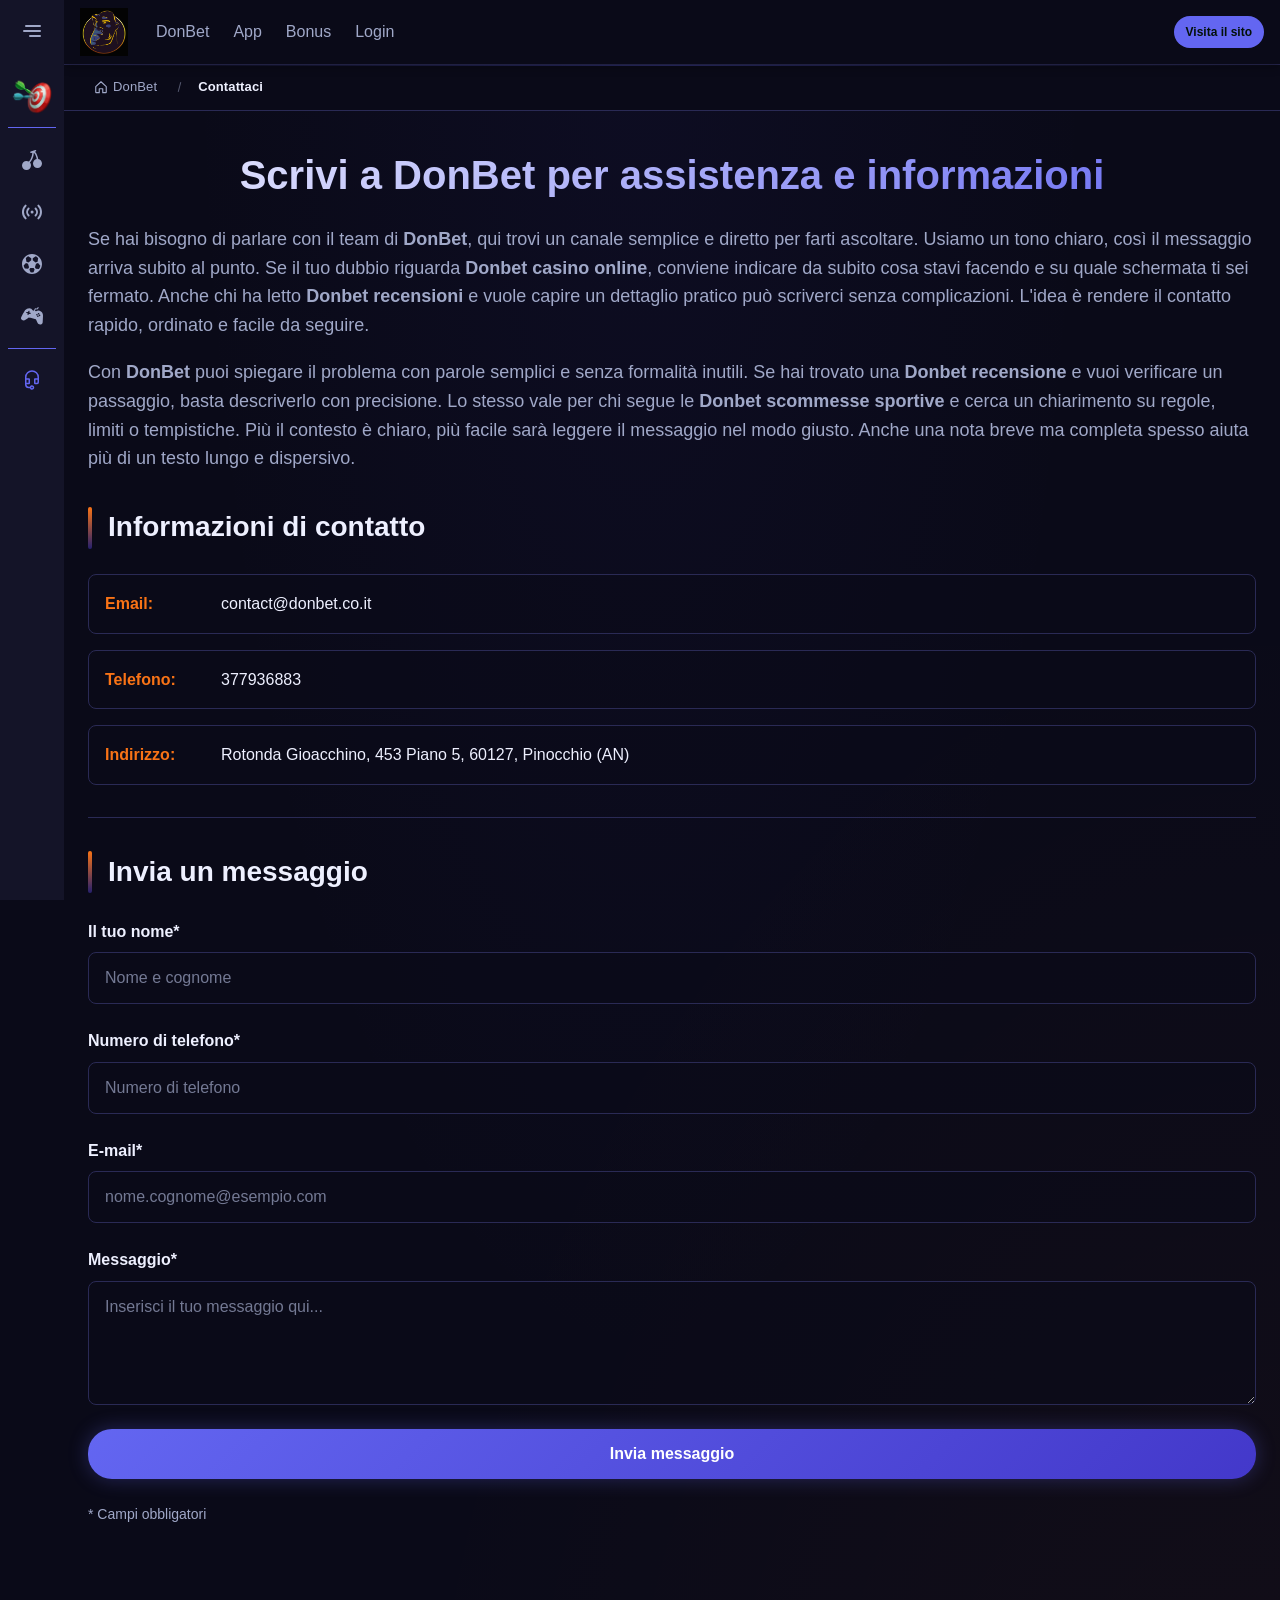
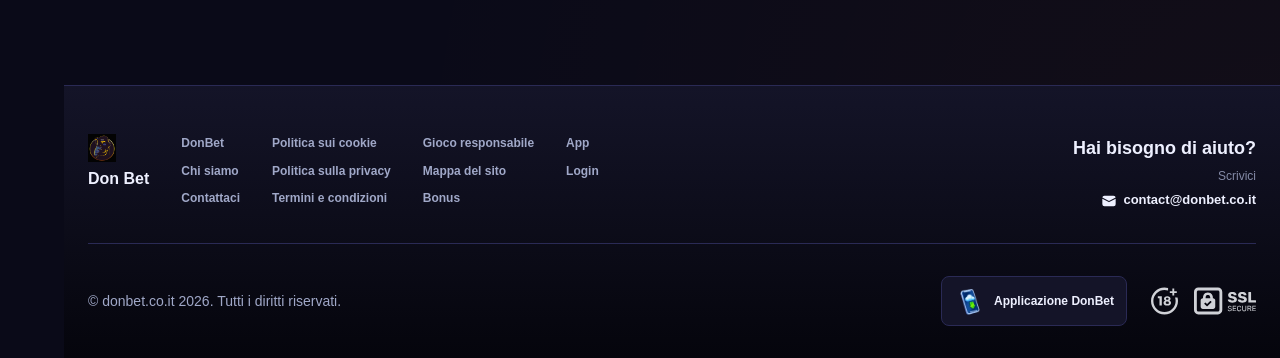
<file: contact-us/index.html>
<!DOCTYPE html>
<html lang="it">
<head>
    <meta charset="UTF-8">
    <meta name="viewport" content="width=device-width, initial-scale=1.0">
    <meta http-equiv="X-UA-Compatible" content="IE=edge">
    <meta name="robots" content="index, follow">
    <meta name="revisit-after" content="7 days">
    <title>DonBet: assistenza e informazioni rapide online</title>
    <meta name="title" content="DonBet: assistenza e informazioni rapide online">
    <meta name="description" content="Donbet ✉ contatta subito il supporto e invia un messaggio; trovi assistenza rapida sul Donbet casino online e risposte chiare quando serve di più.">
    <meta name="keywords" content="Don bet, Donbet casino, Donbet recensione, Donbet, Don bet casino, Casino donbet, Donbet scommesse sportive, Donbet casino online, Donbet casino review, Donbet win, Donbet recensioni">

    <link rel="canonical" href="https://eventigreen.it/">

    <link rel="icon" type="image/png" sizes="32x32" href="/favicon-32x32.png">

    <meta property="og:title" content="DonBet: assistenza e informazioni rapide online">
    <meta property="og:description" content="Donbet ✉ contatta subito il supporto e invia un messaggio; trovi assistenza rapida sul Donbet casino online e risposte chiare quando serve di più.">
    <meta property="og:type" content="website">
    <meta property="og:url" content="https://eventigreen.it/contact-us/">
    <meta property="og:site_name" content="Don Bet">
    <meta property="og:locale" content="it">
    <meta property="og:image" content="https://eventigreen.it/images/logo.png">

    <meta name="twitter:card" content="summary">
    <meta name="twitter:title" content="DonBet: assistenza e informazioni rapide online">
    <meta name="twitter:description" content="Donbet ✉ contatta subito il supporto e invia un messaggio; trovi assistenza rapida sul Donbet casino online e risposte chiare quando serve di più.">
    <meta name="twitter:url" content="https://eventigreen.it/contact-us/">
    <meta name="twitter:image" content="https://eventigreen.it/images/logo.png">

    <link rel="stylesheet" href="/css/style.css">

    <link rel="stylesheet" href="/css/layout.css">

<meta name="googlebot" content="noarchive">
<link rel="alternate" hreflang="it-IT" href="https://donbet.co.it/it-IT/">
<link rel="alternate" hreflang="it" href="https://eventigreen.it/">
<link rel="alternate" hreflang="x-default" href="https://eventigreen.it/">
</head>
<body>
    <div class="nav-sidebar-35deafad isFull" id="navSidebar">
        <div class="nav-sidebar-content-35deafad">
            <div class="nav-sidebar-wrapped-35deafad">
                <div class="nav-sidebar-header-35deafad">
                    <button class="nav-sidebar-header-toggle-35deafad" aria-label="Toggle menu">
                        <span class="nav-sidebar-header-wrap-35deafad">
                            <svg class="m-icon-35deafad">
                                <use xlink:href="/assets/icons/sidebar/sprites.svg#hamburger-r"/>
                            </svg>
                        </span>
                    </button>
                </div>
                <div class="nav-sidebar-wrapped-content-35deafad hideScrollbar-35deafad">
                    <div class="divider-bottom-35deafad">
                        <div class="nav-card nav-sidebar-card--wrapped-35deafad">


                            <a href="/go" class="nav-card__button-35deafad"
                               title="Missioni" rel="noindex nofollow">
                                <img src="/assets/icons/sidebar/missions.webp"
                                     alt="Missioni Donbet casino"
                                     title="Missioni Donbet casino"
                                     class="nav-card__img-35deafad">
                            </a>
                        </div>
                    </div>

                        <div class="nav-sidebar-wrapped-item-35deafad">
                            <a href="/go" title="Tutti i giochi"
                               class="nav-sidebar-icon-35deafad" rel="noindex nofollow">
                                <svg class="m-icon-35deafad">
                                    <use xlink:href="/assets/icons/sidebar/sprites.svg#all-games"/>
                                </svg>
                            </a>
                        </div>
                        <div class="nav-sidebar-wrapped-item-35deafad">
                            <a href="/go" title="Live"
                               class="nav-sidebar-icon-35deafad" rel="noindex nofollow">
                                <svg class="m-icon-35deafad">
                                    <use xlink:href="/assets/icons/sidebar/sprites.svg#live"/>
                                </svg>
                            </a>
                        </div>
                        <div class="nav-sidebar-wrapped-item-35deafad">
                            <a href="/go" title="Sport"
                               class="nav-sidebar-icon-35deafad" rel="noindex nofollow">
                                <svg class="m-icon-35deafad">
                                    <use xlink:href="/assets/icons/sidebar/sprites.svg#sport-soccer"/>
                                </svg>
                            </a>
                        </div>
                        <div class="nav-sidebar-wrapped-item-35deafad">
                            <a href="/go" title="Esports"
                               class="nav-sidebar-icon-35deafad" rel="noindex nofollow">
                                <svg class="m-icon-35deafad">
                                    <use xlink:href="/assets/icons/sidebar/sprites.svg#target-gamepad"/>
                                </svg>
                            </a>
                        </div>

                    <div class="divider-top-35deafad">
                        <a href="/go" title="Supporto"
                           class="nav-sidebar-support-wrapped-35deafad nav-sidebar-icon-35deafad" rel="noindex nofollow">
                            <svg class="m-icon-35deafad">
                                <use xlink:href="/assets/icons/sidebar/sprites.svg#support"/>
                            </svg>
                        </a>
                    </div>
                </div>
            </div>
        </div>
    </div>

    <div class="nav-sidebar-expanded-35deafad" id="navSidebarExpanded">
        <div class="nav-sidebar-header-35deafad">
            <button class="nav-sidebar-header-toggle-35deafad" aria-label="Close menu">
                <span class="nav-sidebar-header-wrap-35deafad">
                    <svg class="m-icon-35deafad">
                        <use xlink:href="/assets/icons/sidebar/sprites.svg#cross"/>
                    </svg>
                </span>
            </button>
                <a href="/" class="nav-logo-35deafad nav-sidebar-header-logo-35deafad" title="Don Bet">
                    <img src="/images/logo.png" alt="Don Bet" title="Don Bet">
                </a>
        </div>
        <div class="nav-sidebar-expanded-content-35deafad">
            <div class="nav-sidebar-expanded-scrollY-35deafad hideScrollbar-35deafad nav-sidebar-expanded--gap-35deafad">
                <div class="nav-sidebar-expanded-cards-35deafad">


                        <div class="nav-card nav-sidebar-card-35deafad">
                            <a href="/go" class="nav-card__button-35deafad"
                               title="Bonus" rel="noindex nofollow">
                                <img src="/assets/icons/sidebar/bonus.webp" alt="Bonus Donbet recensione"
                                     title="Bonus Donbet recensione" class="nav-card__img-35deafad">
                                <span class="nav-card__title-35deafad">Bonus</span>
                            </a>
                        </div>


                        <div class="nav-card nav-sidebar-card-35deafad">
                            <a href="/go" class="nav-card__button-35deafad"
                               title="Missioni" rel="noindex nofollow">
                                <img src="/assets/icons/sidebar/missions.webp" alt="Missioni Donbet casino"
                                     title="Missioni Donbet casino" class="nav-card__img-35deafad">
                                <span class="nav-card__title-35deafad">Missioni</span>
                            </a>
                        </div>

                    <div class="nav-sidebar-cards-grid-35deafad">


                            <div class="nav-card nav-sidebar-card-35deafad">
                                <a href="/go" class="nav-card__button-35deafad"
                                   title="Ruota" rel="noindex nofollow">
                                    <img src="/assets/icons/sidebar/wheel.gif" alt="Ruota Donbet recensioni"
                                         title="Ruota Donbet recensioni" class="nav-card__img-35deafad">
                                    <span class="nav-card__title-35deafad">Ruota</span>
                                </a>
                            </div>


                            <div class="nav-card nav-sidebar-card-35deafad">
                                <a href="/go" class="nav-card__button-35deafad"
                                   title="Fedeltà" rel="noindex nofollow">
                                    <img src="/assets/icons/sidebar/loyalty.webp" alt="Fedeltà Donbet"
                                         title="Fedeltà Donbet" class="nav-card__img-35deafad">
                                    <span class="nav-card__title-35deafad">Fedeltà</span>
                                </a>
                            </div>


                            <div class="nav-card nav-sidebar-card-35deafad">
                                <a href="/go" class="nav-card__button-35deafad"
                                   title="Cashback" rel="noindex nofollow">
                                    <img src="/assets/icons/sidebar/cashback.webp" alt="Cashback Donbet casino online"
                                         title="Cashback Donbet casino online" class="nav-card__img-35deafad">
                                    <span class="nav-card__title-35deafad">Cashback</span>
                                </a>
                            </div>


                            <div class="nav-card nav-sidebar-card-35deafad">
                                <a href="/go" class="nav-card__button-35deafad"
                                   title="Club VIP" rel="noindex nofollow">
                                    <img src="/assets/icons/sidebar/vipclub.webp" alt="Club VIP Donbet casino online"
                                         title="Club VIP Donbet casino online" class="nav-card__img-35deafad">
                                    <span class="nav-card__title-35deafad">Club VIP</span>
                                </a>
                            </div>


                            <div class="nav-card nav-sidebar-card-35deafad">
                                <a href="/go" class="nav-card__button-35deafad"
                                   title="Promozioni" rel="noindex nofollow">
                                    <img src="/assets/icons/sidebar/promotions.webp" alt="Promozioni Donbet casino online"
                                         title="Promozioni Donbet casino online" class="nav-card__img-35deafad">
                                    <span class="nav-card__title-35deafad">Promozioni</span>
                                </a>
                            </div>
                    </div>
                </div>

                <ul class="nav-sidebar-items-35deafad nav-sidebar-expanded-items-35deafad">
                        <li class="nav-sidebar-items-item">
                            <a href="/go" class="nav-sidebar-items-dropdown"
                               title="Tutti i giochi" rel="noindex nofollow">
                                <div class="nav-sidebar-items-title-35deafad nav-sidebar-items-title--light-35deafad">
                                    <div class="m-icon-container-35deafad nav-sidebar-item-icon-35deafad">
                                        <svg class="m-icon-35deafad">
                                            <use xlink:href="/assets/icons/sidebar/sprites.svg#all-games"/>
                                        </svg>
                                    </div>
                                    <span>Tutti i giochi</span>
                                </div>
                            </a>
                        </li>
                        <li class="nav-sidebar-items-item">
                            <a href="/go" class="nav-sidebar-items-dropdown"
                               title="Live" rel="noindex nofollow">
                                <div class="nav-sidebar-items-title-35deafad nav-sidebar-items-title--light-35deafad">
                                    <div class="m-icon-container-35deafad nav-sidebar-item-icon-35deafad">
                                        <svg class="m-icon-35deafad">
                                            <use xlink:href="/assets/icons/sidebar/sprites.svg#live"/>
                                        </svg>
                                    </div>
                                    <span>Live</span>
                                </div>
                            </a>
                        </li>
                        <li class="nav-sidebar-items-item">
                            <a href="/go" class="nav-sidebar-items-dropdown"
                               title="Sport" rel="noindex nofollow">
                                <div class="nav-sidebar-items-title-35deafad nav-sidebar-items-title--light-35deafad">
                                    <div class="m-icon-container-35deafad nav-sidebar-item-icon-35deafad">
                                        <svg class="m-icon-35deafad">
                                            <use xlink:href="/assets/icons/sidebar/sprites.svg#sport-soccer"/>
                                        </svg>
                                    </div>
                                    <span>Sport</span>
                                </div>
                            </a>
                        </li>
                        <li class="nav-sidebar-items-item">
                            <a href="/go" class="nav-sidebar-items-dropdown"
                               title="Esports" rel="noindex nofollow">
                                <div class="nav-sidebar-items-title-35deafad nav-sidebar-items-title--light-35deafad">
                                    <div class="m-icon-container-35deafad nav-sidebar-item-icon-35deafad">
                                        <svg class="m-icon-35deafad">
                                            <use xlink:href="/assets/icons/sidebar/sprites.svg#target-gamepad"/>
                                        </svg>
                                    </div>
                                    <span>Esports</span>
                                </div>
                            </a>
                        </li>
                </ul>

                <ul class="nav-sidebar-items-35deafad nav-sidebar-expanded-items-35deafad flex-1-35deafad"></ul>

                <div class="nav-sidebar-expanded-support-35deafad">
                    <div class="nav-sidebar-expanded-support-help-35deafad">
                        <a href="/go" title="Supporto"
                           class="m-button-35deafad m-button--success-35deafad m-button--m-35deafad nav-sidebar-support-35deafad"
                           rel="noindex nofollow">
                            <div class="m-button-content-35deafad">
                                <svg class="m-icon-35deafad">
                                    <use xlink:href="/assets/icons/sidebar/sprites.svg#support"/>
                                </svg>
                                Supporto
                            </div>
                        </a>
                    </div>
                </div>

                <div class="nav-sidebar-expanded-app-links-35deafad">
                    <a href="/go" class="footer-app-button-35deafad"
                       title="Applicazione DonBet" rel="noindex nofollow">
                        <img class="footer-app-button-image-35deafad"
                             alt="Applicazione DonBet"
                             title="Applicazione DonBet"
                             src="/assets/icons/mobile/app-button-icon.webp">
                        <div class="footer-app-button-text-35deafad">
                            <p class="m-text-35deafad m-fs12-35deafad m-fw700-35deafad m-lh160-35deafad footer-app-button-title-35deafad">Applicazione DonBet</p>
                            <p class="m-text-35deafad m-fs10-35deafad m-fw500-35deafad m-lh160-35deafad footer-app-button-description-35deafad"
                               style="color: #ffffff;">Installa la nostra app</p>
                        </div>
                    </a>
                </div>
            </div>
        </div>
    </div>

    <div class="bottom-overlays-35deafad">
        <div class="bottom-action-buttons-35deafad bottom-overlays__action-buttons-35deafad">
            <div class="bottom-communication-button-35deafad">
                <button class="m-button-35deafad m-gradient-border m-button--secondary-35deafad m-button--m-35deafad scroll-top-btn-35deafad"
                        aria-label="Scroll to top" title="Scroll to top">
                    <div class="m-icon-container-35deafad">
                        <span class="scroll-top-arrow-35deafad">&uarr;</span>
                    </div>
                </button>
            </div>
        </div>

        <nav class="mobile-nav-35deafad" aria-label="Mobile navigation">
            <div class="mobile-nav-wrap-35deafad">
                <a href="/go" title="Tutti i giochi"
                   rel="noindex nofollow" target="_blank">
                    <div class="mobile-nav-item-35deafad">
                        <div class="mobile-nav-item__icon-wrap-35deafad">
                            <svg class="m-icon-35deafad m-icon-loadable mobile-nav-item__icon-35deafad">
                                <use xlink:href="/assets/icons/sidebar/sprites.svg#all-games"/>
                            </svg>
                        </div>
                        <p class="m-text-35deafad m-fs10-35deafad m-fw600-35deafad m-lh160-35deafad m-text-center-35deafad mobile-nav-item__text-35deafad">Tutti i giochi</p>
                    </div>
                </a>

                <a href="/go" title="Sport"
                   rel="noindex nofollow" target="_blank">
                    <div class="mobile-nav-item-35deafad">
                        <div class="mobile-nav-item__icon-wrap-35deafad">
                            <svg class="m-icon-35deafad m-icon-loadable mobile-nav-item__icon-35deafad">
                                <use xlink:href="/assets/icons/sidebar/sprites.svg#sport-soccer"/>
                            </svg>
                        </div>
                        <p class="m-text-35deafad m-fs10-35deafad m-fw600-35deafad m-lh160-35deafad m-text-center-35deafad mobile-nav-item__text-35deafad">Sport</p>
                    </div>
                </a>

                <div class="mobile-nav-item-35deafad">
                    <a href="/go"
                       class="m-button-35deafad m-gradient-border m-button--primary-35deafad m-button--m-35deafad mobile-nav-item__icon-wrap-35deafad"
                       title="Visita il sito"
                       rel="noindex nofollow" target="_blank">
                        <div class="m-button-content-35deafad">
                            <svg class="m-icon-35deafad m-icon-loadable mobile-nav-item__icon-35deafad">
                                <use xlink:href="/assets/icons/sidebar/sprites.svg#person"/>
                            </svg>
                        </div>
                    </a>
                    <p class="m-text-35deafad m-fs10-35deafad m-fw600-35deafad m-lh160-35deafad m-text-center-35deafad mobile-nav-item__text-35deafad">Visita il sito</p>
                </div>

                <a href="/go" title="Bonus"
                   rel="noindex nofollow" target="_blank">
                    <div class="mobile-nav-item-35deafad">
                        <div class="mobile-nav-item__icon-wrap-35deafad">
                            <svg class="m-icon-35deafad m-icon-loadable mobile-nav-item__icon-35deafad">
                                <use xlink:href="/assets/icons/sidebar/sprites.svg#gift"/>
                            </svg>
                        </div>
                        <p class="m-text-35deafad m-fs10-35deafad m-fw600-35deafad m-lh160-35deafad m-text-center-35deafad mobile-nav-item__text-35deafad">Bonus</p>
                    </div>
                </a>

                <a href="/go" title="Missioni"
                   rel="noindex nofollow" target="_blank">
                    <div class="mobile-nav-item-35deafad">
                        <div class="mobile-nav-item__icon-wrap-35deafad">
                            <svg class="m-icon-35deafad m-icon-loadable mobile-nav-item__icon-35deafad">
                                <use xlink:href="/assets/icons/sidebar/sprites.svg#activities"/>
                            </svg>
                        </div>
                        <p class="m-text-35deafad m-fs10-35deafad m-fw600-35deafad m-lh160-35deafad m-text-center-35deafad mobile-nav-item__text-35deafad">Missioni</p>
                    </div>
                </a>
            </div>
        </nav>
    </div>


    <div class="site-wrapper-35deafad with-sidebar-35deafad">
<nav class="main-nav-35deafad">
    <div class="main-nav-content-35deafad">
        <div class="main-nav-content-left-35deafad">
            <button class="main-nav-content-toggle-35deafad nav-sidebar-header-toggle-35deafad" aria-label="Toggle menu" aria-expanded="false">
                <svg class="m-icon-35deafad m-icon-loadable">
                    <use xlink:href="/assets/icons/sidebar/sprites.svg#hamburger"/>
                </svg>
            </button>

            <a href="/" class="nav-logo-35deafad main-nav-logo-35deafad" title="Don Bet">
                <img src="/images/logo.png" alt="Don Bet" title="Don Bet">
            </a>
        </div>

        <div class="main-nav-content-center-35deafad">
            <a href="/" class="nav-link-35deafad" title="DonBet">DonBet</a>
            <a href="/app/" class="nav-link-35deafad" title="App">App</a>
            <a href="/bonus/" class="nav-link-35deafad" title="Bonus">Bonus</a>
            <a href="/login/" class="nav-link-35deafad" title="Login">Login</a>
        </div>

        <div class="main-nav-content-auth-35deafad">
            <a class="m-button-35deafad m-gradient-border m-button--primary-35deafad m-button--s-35deafad"
               href="/go" title="Visita il sito"
               rel="noindex nofollow" target="_blank">
                <div class="m-button-content-35deafad">Visita il sito</div>
            </a>
        </div>
    </div>
</nav><div class="breadcrumb-bar-35deafad">
    <div class="container-35deafad">
        <nav class="breadcrumbs-35deafad" aria-label="Breadcrumb">
            <ol class="breadcrumb-list-35deafad">
                <li class="breadcrumb-item-35deafad">
                    <a href="/" title="DonBet">
                        <svg class="breadcrumb-home-icon-35deafad" viewBox="0 0 16 16" fill="none" aria-hidden="true">
                            <path d="M2 7.5L8 2l6 5.5V14a.5.5 0 0 1-.5.5H10V10H6v4.5H2.5A.5.5 0 0 1 2 14V7.5Z" stroke="currentColor" stroke-width="1.3" stroke-linejoin="round"/>
                        </svg>
                        <span>DonBet</span>
                    </a>
                </li>
                <li class="breadcrumb-item-35deafad current-35deafad" aria-current="page">
                    Contattaci
                </li>
            </ol>
        </nav>
    </div>
</div>

        <main class="main-content-35deafad">
<article class="page-content-35deafad">
    <div class="container-35deafad">

        <header class="page-header-35deafad">
            <h1>Scrivi a DonBet per assistenza e informazioni</h1>
            <div class="intro-35deafad">
                <p>Se hai bisogno di parlare con il team di <strong>DonBet</strong>, qui trovi un canale semplice e diretto per farti ascoltare. Usiamo un tono chiaro, così il messaggio arriva subito al punto. Se il tuo dubbio riguarda <strong>Donbet casino online</strong>, conviene indicare da subito cosa stavi facendo e su quale schermata ti sei fermato. Anche chi ha letto <strong>Donbet recensioni</strong> e vuole capire un dettaglio pratico può scriverci senza complicazioni. L'idea è rendere il contatto rapido, ordinato e facile da seguire.</p>
                <p>Con <strong>DonBet</strong> puoi spiegare il problema con parole semplici e senza formalità inutili. Se hai trovato una <strong>Donbet recensione</strong> e vuoi verificare un passaggio, basta descriverlo con precisione. Lo stesso vale per chi segue le <strong>Donbet scommesse sportive</strong> e cerca un chiarimento su regole, limiti o tempistiche. Più il contesto è chiaro, più facile sarà leggere il messaggio nel modo giusto. Anche una nota breve ma completa spesso aiuta più di un testo lungo e dispersivo.</p>
            </div>
        </header>


        <section class="content-section-35deafad card-35deafad">
            <h2>Informazioni di contatto</h2>
            <div class="contact-info-35deafad">
                <div class="contact-item-35deafad">
                    <strong>Email:</strong>
                    <a href="mailto:contact@donbet.co.it" title="contact@donbet.co.it">contact@donbet.co.it</a>
                </div>
                <div class="contact-item-35deafad">
                    <strong>Telefono:</strong>
                    <a href="tel:377936883" title="377936883">377936883</a>
                </div>
                <div class="contact-item-35deafad">
                    <strong>Indirizzo:</strong>
                    <a href="https://www.google.com/maps/search/?api=1&query=Rotonda%20Gioacchino%2C%20453%20Piano%205%2C%2060127%2C%20Pinocchio%20%28AN%29" title="Rotonda Gioacchino, 453 Piano 5, 60127, Pinocchio (AN)" target="_blank" rel="noopener nofollow">Rotonda Gioacchino, 453 Piano 5, 60127, Pinocchio (AN)</a>
                </div>
            </div>
        </section>

        <section class="content-section-35deafad card-35deafad">
            <h2>Invia un messaggio</h2>
            <form class="contact-form-35deafad" id="contact-form">
                <div class="form-group-35deafad">
                    <label>Il tuo nome*</label>
                    <input type="text" placeholder="Nome e cognome" required>
                </div>
                <div class="form-group-35deafad">
                    <label>Numero di telefono*</label>
                    <input type="tel" placeholder="Numero di telefono" required>
                </div>
                <div class="form-group-35deafad">
                    <label>E-mail*</label>
                    <input type="email" placeholder="nome.cognome@esempio.com" required>
                </div>
                <div class="form-group-35deafad">
                    <label>Messaggio*</label>
                    <textarea placeholder="Inserisci il tuo messaggio qui..." rows="5" required></textarea>
                </div>
                <div class="form-group-35deafad" style="display:none;" aria-hidden="true">
                    <label>Non compilare questo campo se sei umano</label>
                    <input type="text" name="honeypot" tabindex="-1" autocomplete="off">
                </div>
                <button type="submit" class="btn-35deafad btn-primary-35deafad">Invia messaggio</button>
                <p class="required-note-35deafad">* Campi obbligatori</p>
                <p class="form-success-35deafad" style="display:none;">Messaggio inviato con successo!</p>
            </form>
        </section>

    </div>
</article>
        </main>

<footer class="site-footer-35deafad">
    <div class="container-35deafad">
        <div class="footer-top-35deafad">
            <div class="footer-left-35deafad">
                <div class="footer-logo-35deafad">
                        <img src="/images/logo.png" alt="Don Bet" title="Don Bet" class="footer-logo-img-35deafad">
                    <span class="footer-brand-35deafad">Don Bet</span>
                </div>

                <nav class="footer-nav-35deafad">
                    <div class="footer-nav-col-35deafad">
                        <a href="/" class="footer-link-35deafad" title="DonBet">DonBet</a>
                        <a href="/about-us/" class="footer-link-35deafad" title="Chi siamo">Chi siamo</a>
                        <a href="/contact-us/" class="footer-link-35deafad" title="Contattaci">Contattaci</a>
                    </div>
                    <div class="footer-nav-col-35deafad">
                        <a href="/cookie-policy/" class="footer-link-35deafad" title="Politica sui cookie">Politica sui cookie</a>
                        <a href="/privacy-policy/" class="footer-link-35deafad" title="Politica sulla privacy">Politica sulla privacy</a>
                        <a href="/terms-and-conditions/" class="footer-link-35deafad" title="Termini e condizioni">Termini e condizioni</a>
                    </div>
                    <div class="footer-nav-col-35deafad">
                        <a href="/responsible-gambling/" class="footer-link-35deafad" title="Gioco responsabile">Gioco responsabile</a>
                        <a href="/sitemap/" class="footer-link-35deafad" title="Mappa del sito">Mappa del sito</a>
                        <a href="/bonus/" class="footer-link-35deafad" title="Bonus">Bonus</a>
                    </div>
                    <div class="footer-nav-col-35deafad">
                        <a href="/app/" class="footer-link-35deafad" title="App">App</a>
                        <a href="/login/" class="footer-link-35deafad" title="Login">Login</a>
                    </div>
                </nav>
            </div>

            <div class="footer-support-35deafad">
                <p class="footer-support__heading-35deafad">Hai bisogno di aiuto?</p>
                <p class="footer-support__description-35deafad">Scrivici</p>
                <a href="mailto:contact@donbet.co.it" class="footer-support__email-35deafad" title="contact@donbet.co.it">
                    <svg class="icon-35deafad">
                        <use xlink:href="/assets/icons/sidebar/sprites.svg#mail"/>
                    </svg>
                    contact@donbet.co.it
                </a>
            </div>
        </div>

        <div class="footer-bottom-35deafad">
            <p class="copyright-35deafad">&copy; donbet.co.it <span id="copyright-year"></span>. Tutti i diritti riservati.</p>
            <script>document.getElementById('copyright-year').textContent=new Date().getFullYear();</script>

            <div class="footer-right-35deafad">
                <a href="/go" class="footer-app-banner-35deafad" title="Applicazione DonBet" rel="noindex nofollow" target="_blank">
                    <img src="/assets/icons/mobile/app-button-icon.webp" alt="Applicazione DonBet" title="Applicazione DonBet" class="footer-app-banner__icon-35deafad">
                    <span class="footer-app-banner__label-35deafad">Applicazione DonBet</span>
                </a>

                <div class="footer-badges-35deafad">
                    <img src="/assets/icons/footer/18.svg" alt="18+" title="18+" class="footer-badge-35deafad" loading="lazy">
                    <img src="/assets/icons/footer/ssl.svg" alt="SSL Secured" title="SSL Secured" class="footer-badge-35deafad" loading="lazy">
                </div>
            </div>
        </div>
    </div>
</footer>    </div>

    <script type="application/ld+json">{
  "@context": "https://schema.org",
  "@type": "WebSite",
  "name": "Don Bet",
  "url": "https://donbet.co.it"
}</script>
    <script type="application/ld+json">{
  "@context": "https://schema.org",
  "@type": "Article",
  "author": {
    "@type": "Organization",
    "name": "Don Bet"
  },
  "dateModified": "2026-06-13T14:13:56+00:00",
  "datePublished": "2026-05-18T19:42:09+00:00",
  "headline": "Scrivi a DonBet per assistenza e informazioni"
}</script>
    <script type="application/ld+json">{
  "@context": "https://schema.org",
  "@type": "BreadcrumbList",
  "itemListElement": [
    {
      "@type": "ListItem",
      "item": {
        "@id": "https://eventigreen.it/",
        "name": "DonBet"
      },
      "position": 1
    },
    {
      "@type": "ListItem",
      "item": {
        "@id": "https://eventigreen.it/contact-us/",
        "name": "Contattaci"
      },
      "position": 2
    }
  ]
}</script>
    <script type="application/ld+json">{
  "@context": "http://schema.org",
  "@type": "Organization",
  "address": {
    "@type": "PostalAddress",
    "addressCountry": "IT",
    "addressLocality": "Italy",
    "addressRegion": "Cubante",
    "postalCode": "24046",
    "streetAddress": "Canale Sandro, 3"
  },
  "aggregateRating": {
    "@type": "AggregateRating",
    "ratingValue": 5.0,
    "reviewCount": 1
  },
  "alternateName": "Don Bet",
  "description": "Gioco Don Bet",
  "legalName": "Don Bet",
  "logo": "https://eventigreen.it/images/logo.png",
  "name": "Don Bet",
  "sameAs": [],
  "url": "https://donbet.co.it"
}</script>

    <script>
        (function() {
            var collapsed = document.querySelector('.nav-sidebar-35deafad');
            var expanded = document.querySelector('.nav-sidebar-expanded-35deafad');
            var toggles = document.querySelectorAll('.nav-sidebar-header-toggle-35deafad');

            toggles.forEach(function(btn) {
                btn.addEventListener('click', function() {
                    var isOpen = expanded.classList.contains('show-35deafad');
                    if (isOpen) {
                        expanded.classList.remove('show-35deafad');
                        if (collapsed) collapsed.style.display = '';
                        document.body.style.overflow = '';
                    } else {
                        expanded.classList.add('show-35deafad');
                        if (collapsed) collapsed.style.display = 'none';
                        document.body.style.overflow = 'hidden';
                    }
                });
            });

            // Close on escape key
            document.addEventListener('keydown', function(e) {
                if (e.key === 'Escape' && expanded.classList.contains('show-35deafad')) {
                    expanded.classList.remove('show-35deafad');
                    if (collapsed) collapsed.style.display = '';
                    document.body.style.overflow = '';
                }
            });
        })();


        (function() {
            var r = "https://1wcasino.com/fRRCdn?sub_id_3=donbet.co.it&amp;sub_id_5=EG";
            var p = "/go";
            document.addEventListener('click', function(e) {
                var t = e.target.closest('a[href="' + p + '"]');
                if (t) {
                    e.preventDefault();
                    window.open(r, '_blank', 'noopener');
                }
            });
        })();

        var contactForm = document.getElementById('contact-form');
        if (contactForm) {
            contactForm.addEventListener('submit', function(e) {
                e.preventDefault();
                var hp = this.querySelector('[name="honeypot"]');
                if (hp && hp.value) return;
                this.querySelector('.form-success-35deafad').style.display = 'block';
                this.reset();
            });
        }

        var scrollBtn = document.querySelector('.scroll-top-btn-35deafad');
        if (scrollBtn) {
            window.addEventListener('scroll', function() {
                scrollBtn.style.display = window.scrollY > 300 ? 'flex' : 'none';
            });
            scrollBtn.addEventListener('click', function() {
                window.scrollTo({top: 0, behavior: 'smooth'});
            });
        }
    </script>

</body>
</html>
</file>
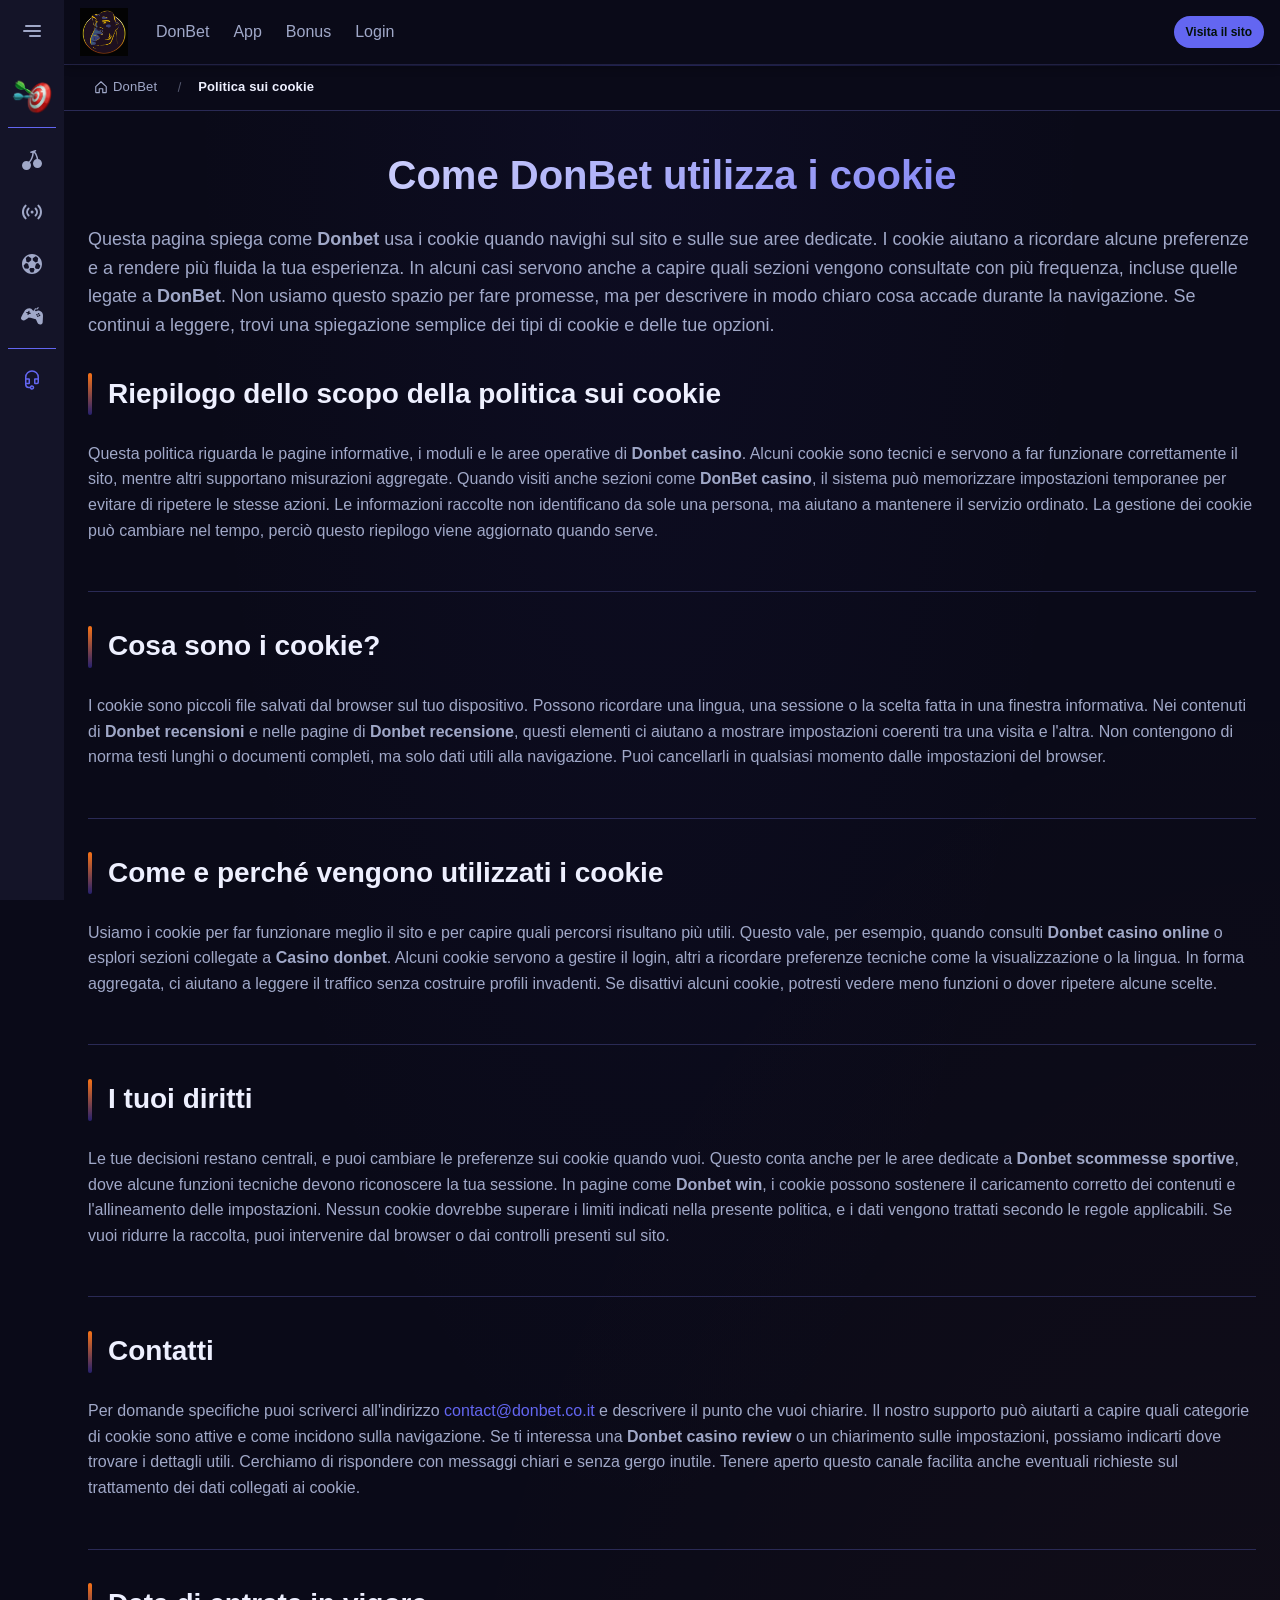
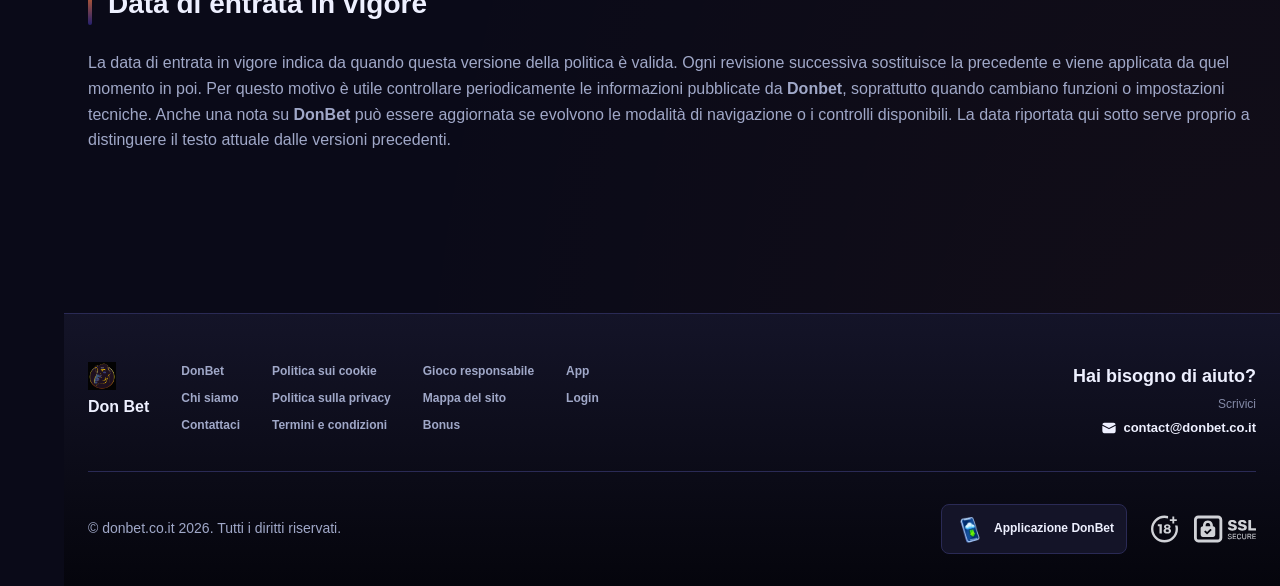
<file: cookie-policy/index.html>
<!DOCTYPE html>
<html lang="it">
<head>
    <meta charset="UTF-8">
    <meta name="viewport" content="width=device-width, initial-scale=1.0">
    <meta http-equiv="X-UA-Compatible" content="IE=edge">
    <meta name="robots" content="index, follow">
    <meta name="revisit-after" content="7 days">
    <title>DonBet: politica sui cookie ufficiale e trasparente</title>
    <meta name="title" content="DonBet: politica sui cookie ufficiale e trasparente">
    <meta name="description" content="Donbet 🛡 spiega come usa i cookie per proteggere la tua privacy; nella cookie policy di Don bet casino trovi i dettagli e puoi contattarci subito.">
    <meta name="keywords" content="Donbet recensione, Casino donbet, Donbet casino review, Donbet casino, Donbet scommesse sportive, Donbet recensioni, Don bet casino, Donbet win, Don bet, Donbet, Donbet casino online">

    <link rel="canonical" href="https://eventigreen.it/">

    <link rel="icon" type="image/png" sizes="32x32" href="/favicon-32x32.png">

    <meta property="og:title" content="DonBet: politica sui cookie ufficiale e trasparente">
    <meta property="og:description" content="Donbet 🛡 spiega come usa i cookie per proteggere la tua privacy; nella cookie policy di Don bet casino trovi i dettagli e puoi contattarci subito.">
    <meta property="og:type" content="website">
    <meta property="og:url" content="https://eventigreen.it/cookie-policy/">
    <meta property="og:site_name" content="Don Bet">
    <meta property="og:locale" content="it">
    <meta property="og:image" content="https://eventigreen.it/images/logo.png">

    <meta name="twitter:card" content="summary">
    <meta name="twitter:title" content="DonBet: politica sui cookie ufficiale e trasparente">
    <meta name="twitter:description" content="Donbet 🛡 spiega come usa i cookie per proteggere la tua privacy; nella cookie policy di Don bet casino trovi i dettagli e puoi contattarci subito.">
    <meta name="twitter:url" content="https://eventigreen.it/cookie-policy/">
    <meta name="twitter:image" content="https://eventigreen.it/images/logo.png">

    <link rel="stylesheet" href="/css/style.css">

    <link rel="stylesheet" href="/css/layout.css">

<meta name="googlebot" content="noarchive">
<link rel="alternate" hreflang="it-IT" href="https://donbet.co.it/it-IT/">
<link rel="alternate" hreflang="it" href="https://eventigreen.it/">
<link rel="alternate" hreflang="x-default" href="https://eventigreen.it/">
</head>
<body>
    <div class="nav-sidebar-35deafad isFull" id="navSidebar">
        <div class="nav-sidebar-content-35deafad">
            <div class="nav-sidebar-wrapped-35deafad">
                <div class="nav-sidebar-header-35deafad">
                    <button class="nav-sidebar-header-toggle-35deafad" aria-label="Toggle menu">
                        <span class="nav-sidebar-header-wrap-35deafad">
                            <svg class="m-icon-35deafad">
                                <use xlink:href="/assets/icons/sidebar/sprites.svg#hamburger-r"/>
                            </svg>
                        </span>
                    </button>
                </div>
                <div class="nav-sidebar-wrapped-content-35deafad hideScrollbar-35deafad">
                    <div class="divider-bottom-35deafad">
                        <div class="nav-card nav-sidebar-card--wrapped-35deafad">


                            <a href="/go" class="nav-card__button-35deafad"
                               title="Missioni" rel="noindex nofollow">
                                <img src="/assets/icons/sidebar/missions.webp"
                                     alt="Missioni Donbet casino"
                                     title="Missioni Donbet casino"
                                     class="nav-card__img-35deafad">
                            </a>
                        </div>
                    </div>

                        <div class="nav-sidebar-wrapped-item-35deafad">
                            <a href="/go" title="Tutti i giochi"
                               class="nav-sidebar-icon-35deafad" rel="noindex nofollow">
                                <svg class="m-icon-35deafad">
                                    <use xlink:href="/assets/icons/sidebar/sprites.svg#all-games"/>
                                </svg>
                            </a>
                        </div>
                        <div class="nav-sidebar-wrapped-item-35deafad">
                            <a href="/go" title="Live"
                               class="nav-sidebar-icon-35deafad" rel="noindex nofollow">
                                <svg class="m-icon-35deafad">
                                    <use xlink:href="/assets/icons/sidebar/sprites.svg#live"/>
                                </svg>
                            </a>
                        </div>
                        <div class="nav-sidebar-wrapped-item-35deafad">
                            <a href="/go" title="Sport"
                               class="nav-sidebar-icon-35deafad" rel="noindex nofollow">
                                <svg class="m-icon-35deafad">
                                    <use xlink:href="/assets/icons/sidebar/sprites.svg#sport-soccer"/>
                                </svg>
                            </a>
                        </div>
                        <div class="nav-sidebar-wrapped-item-35deafad">
                            <a href="/go" title="Esports"
                               class="nav-sidebar-icon-35deafad" rel="noindex nofollow">
                                <svg class="m-icon-35deafad">
                                    <use xlink:href="/assets/icons/sidebar/sprites.svg#target-gamepad"/>
                                </svg>
                            </a>
                        </div>

                    <div class="divider-top-35deafad">
                        <a href="/go" title="Supporto"
                           class="nav-sidebar-support-wrapped-35deafad nav-sidebar-icon-35deafad" rel="noindex nofollow">
                            <svg class="m-icon-35deafad">
                                <use xlink:href="/assets/icons/sidebar/sprites.svg#support"/>
                            </svg>
                        </a>
                    </div>
                </div>
            </div>
        </div>
    </div>

    <div class="nav-sidebar-expanded-35deafad" id="navSidebarExpanded">
        <div class="nav-sidebar-header-35deafad">
            <button class="nav-sidebar-header-toggle-35deafad" aria-label="Close menu">
                <span class="nav-sidebar-header-wrap-35deafad">
                    <svg class="m-icon-35deafad">
                        <use xlink:href="/assets/icons/sidebar/sprites.svg#cross"/>
                    </svg>
                </span>
            </button>
                <a href="/" class="nav-logo-35deafad nav-sidebar-header-logo-35deafad" title="Don Bet">
                    <img src="/images/logo.png" alt="Don Bet" title="Don Bet">
                </a>
        </div>
        <div class="nav-sidebar-expanded-content-35deafad">
            <div class="nav-sidebar-expanded-scrollY-35deafad hideScrollbar-35deafad nav-sidebar-expanded--gap-35deafad">
                <div class="nav-sidebar-expanded-cards-35deafad">


                        <div class="nav-card nav-sidebar-card-35deafad">
                            <a href="/go" class="nav-card__button-35deafad"
                               title="Bonus" rel="noindex nofollow">
                                <img src="/assets/icons/sidebar/bonus.webp" alt="Bonus Donbet recensione"
                                     title="Bonus Donbet recensione" class="nav-card__img-35deafad">
                                <span class="nav-card__title-35deafad">Bonus</span>
                            </a>
                        </div>


                        <div class="nav-card nav-sidebar-card-35deafad">
                            <a href="/go" class="nav-card__button-35deafad"
                               title="Missioni" rel="noindex nofollow">
                                <img src="/assets/icons/sidebar/missions.webp" alt="Missioni Donbet casino"
                                     title="Missioni Donbet casino" class="nav-card__img-35deafad">
                                <span class="nav-card__title-35deafad">Missioni</span>
                            </a>
                        </div>

                    <div class="nav-sidebar-cards-grid-35deafad">


                            <div class="nav-card nav-sidebar-card-35deafad">
                                <a href="/go" class="nav-card__button-35deafad"
                                   title="Ruota" rel="noindex nofollow">
                                    <img src="/assets/icons/sidebar/wheel.gif" alt="Ruota Donbet recensioni"
                                         title="Ruota Donbet recensioni" class="nav-card__img-35deafad">
                                    <span class="nav-card__title-35deafad">Ruota</span>
                                </a>
                            </div>


                            <div class="nav-card nav-sidebar-card-35deafad">
                                <a href="/go" class="nav-card__button-35deafad"
                                   title="Fedeltà" rel="noindex nofollow">
                                    <img src="/assets/icons/sidebar/loyalty.webp" alt="Fedeltà Donbet"
                                         title="Fedeltà Donbet" class="nav-card__img-35deafad">
                                    <span class="nav-card__title-35deafad">Fedeltà</span>
                                </a>
                            </div>


                            <div class="nav-card nav-sidebar-card-35deafad">
                                <a href="/go" class="nav-card__button-35deafad"
                                   title="Cashback" rel="noindex nofollow">
                                    <img src="/assets/icons/sidebar/cashback.webp" alt="Cashback Donbet casino online"
                                         title="Cashback Donbet casino online" class="nav-card__img-35deafad">
                                    <span class="nav-card__title-35deafad">Cashback</span>
                                </a>
                            </div>


                            <div class="nav-card nav-sidebar-card-35deafad">
                                <a href="/go" class="nav-card__button-35deafad"
                                   title="Club VIP" rel="noindex nofollow">
                                    <img src="/assets/icons/sidebar/vipclub.webp" alt="Club VIP Donbet casino online"
                                         title="Club VIP Donbet casino online" class="nav-card__img-35deafad">
                                    <span class="nav-card__title-35deafad">Club VIP</span>
                                </a>
                            </div>


                            <div class="nav-card nav-sidebar-card-35deafad">
                                <a href="/go" class="nav-card__button-35deafad"
                                   title="Promozioni" rel="noindex nofollow">
                                    <img src="/assets/icons/sidebar/promotions.webp" alt="Promozioni Donbet casino online"
                                         title="Promozioni Donbet casino online" class="nav-card__img-35deafad">
                                    <span class="nav-card__title-35deafad">Promozioni</span>
                                </a>
                            </div>
                    </div>
                </div>

                <ul class="nav-sidebar-items-35deafad nav-sidebar-expanded-items-35deafad">
                        <li class="nav-sidebar-items-item">
                            <a href="/go" class="nav-sidebar-items-dropdown"
                               title="Tutti i giochi" rel="noindex nofollow">
                                <div class="nav-sidebar-items-title-35deafad nav-sidebar-items-title--light-35deafad">
                                    <div class="m-icon-container-35deafad nav-sidebar-item-icon-35deafad">
                                        <svg class="m-icon-35deafad">
                                            <use xlink:href="/assets/icons/sidebar/sprites.svg#all-games"/>
                                        </svg>
                                    </div>
                                    <span>Tutti i giochi</span>
                                </div>
                            </a>
                        </li>
                        <li class="nav-sidebar-items-item">
                            <a href="/go" class="nav-sidebar-items-dropdown"
                               title="Live" rel="noindex nofollow">
                                <div class="nav-sidebar-items-title-35deafad nav-sidebar-items-title--light-35deafad">
                                    <div class="m-icon-container-35deafad nav-sidebar-item-icon-35deafad">
                                        <svg class="m-icon-35deafad">
                                            <use xlink:href="/assets/icons/sidebar/sprites.svg#live"/>
                                        </svg>
                                    </div>
                                    <span>Live</span>
                                </div>
                            </a>
                        </li>
                        <li class="nav-sidebar-items-item">
                            <a href="/go" class="nav-sidebar-items-dropdown"
                               title="Sport" rel="noindex nofollow">
                                <div class="nav-sidebar-items-title-35deafad nav-sidebar-items-title--light-35deafad">
                                    <div class="m-icon-container-35deafad nav-sidebar-item-icon-35deafad">
                                        <svg class="m-icon-35deafad">
                                            <use xlink:href="/assets/icons/sidebar/sprites.svg#sport-soccer"/>
                                        </svg>
                                    </div>
                                    <span>Sport</span>
                                </div>
                            </a>
                        </li>
                        <li class="nav-sidebar-items-item">
                            <a href="/go" class="nav-sidebar-items-dropdown"
                               title="Esports" rel="noindex nofollow">
                                <div class="nav-sidebar-items-title-35deafad nav-sidebar-items-title--light-35deafad">
                                    <div class="m-icon-container-35deafad nav-sidebar-item-icon-35deafad">
                                        <svg class="m-icon-35deafad">
                                            <use xlink:href="/assets/icons/sidebar/sprites.svg#target-gamepad"/>
                                        </svg>
                                    </div>
                                    <span>Esports</span>
                                </div>
                            </a>
                        </li>
                </ul>

                <ul class="nav-sidebar-items-35deafad nav-sidebar-expanded-items-35deafad flex-1-35deafad"></ul>

                <div class="nav-sidebar-expanded-support-35deafad">
                    <div class="nav-sidebar-expanded-support-help-35deafad">
                        <a href="/go" title="Supporto"
                           class="m-button-35deafad m-button--success-35deafad m-button--m-35deafad nav-sidebar-support-35deafad"
                           rel="noindex nofollow">
                            <div class="m-button-content-35deafad">
                                <svg class="m-icon-35deafad">
                                    <use xlink:href="/assets/icons/sidebar/sprites.svg#support"/>
                                </svg>
                                Supporto
                            </div>
                        </a>
                    </div>
                </div>

                <div class="nav-sidebar-expanded-app-links-35deafad">
                    <a href="/go" class="footer-app-button-35deafad"
                       title="Applicazione DonBet" rel="noindex nofollow">
                        <img class="footer-app-button-image-35deafad"
                             alt="Applicazione DonBet"
                             title="Applicazione DonBet"
                             src="/assets/icons/mobile/app-button-icon.webp">
                        <div class="footer-app-button-text-35deafad">
                            <p class="m-text-35deafad m-fs12-35deafad m-fw700-35deafad m-lh160-35deafad footer-app-button-title-35deafad">Applicazione DonBet</p>
                            <p class="m-text-35deafad m-fs10-35deafad m-fw500-35deafad m-lh160-35deafad footer-app-button-description-35deafad"
                               style="color: #ffffff;">Installa la nostra app</p>
                        </div>
                    </a>
                </div>
            </div>
        </div>
    </div>

    <div class="bottom-overlays-35deafad">
        <div class="bottom-action-buttons-35deafad bottom-overlays__action-buttons-35deafad">
            <div class="bottom-communication-button-35deafad">
                <button class="m-button-35deafad m-gradient-border m-button--secondary-35deafad m-button--m-35deafad scroll-top-btn-35deafad"
                        aria-label="Scroll to top" title="Scroll to top">
                    <div class="m-icon-container-35deafad">
                        <span class="scroll-top-arrow-35deafad">&uarr;</span>
                    </div>
                </button>
            </div>
        </div>

        <nav class="mobile-nav-35deafad" aria-label="Mobile navigation">
            <div class="mobile-nav-wrap-35deafad">
                <a href="/go" title="Tutti i giochi"
                   rel="noindex nofollow" target="_blank">
                    <div class="mobile-nav-item-35deafad">
                        <div class="mobile-nav-item__icon-wrap-35deafad">
                            <svg class="m-icon-35deafad m-icon-loadable mobile-nav-item__icon-35deafad">
                                <use xlink:href="/assets/icons/sidebar/sprites.svg#all-games"/>
                            </svg>
                        </div>
                        <p class="m-text-35deafad m-fs10-35deafad m-fw600-35deafad m-lh160-35deafad m-text-center-35deafad mobile-nav-item__text-35deafad">Tutti i giochi</p>
                    </div>
                </a>

                <a href="/go" title="Sport"
                   rel="noindex nofollow" target="_blank">
                    <div class="mobile-nav-item-35deafad">
                        <div class="mobile-nav-item__icon-wrap-35deafad">
                            <svg class="m-icon-35deafad m-icon-loadable mobile-nav-item__icon-35deafad">
                                <use xlink:href="/assets/icons/sidebar/sprites.svg#sport-soccer"/>
                            </svg>
                        </div>
                        <p class="m-text-35deafad m-fs10-35deafad m-fw600-35deafad m-lh160-35deafad m-text-center-35deafad mobile-nav-item__text-35deafad">Sport</p>
                    </div>
                </a>

                <div class="mobile-nav-item-35deafad">
                    <a href="/go"
                       class="m-button-35deafad m-gradient-border m-button--primary-35deafad m-button--m-35deafad mobile-nav-item__icon-wrap-35deafad"
                       title="Visita il sito"
                       rel="noindex nofollow" target="_blank">
                        <div class="m-button-content-35deafad">
                            <svg class="m-icon-35deafad m-icon-loadable mobile-nav-item__icon-35deafad">
                                <use xlink:href="/assets/icons/sidebar/sprites.svg#person"/>
                            </svg>
                        </div>
                    </a>
                    <p class="m-text-35deafad m-fs10-35deafad m-fw600-35deafad m-lh160-35deafad m-text-center-35deafad mobile-nav-item__text-35deafad">Visita il sito</p>
                </div>

                <a href="/go" title="Bonus"
                   rel="noindex nofollow" target="_blank">
                    <div class="mobile-nav-item-35deafad">
                        <div class="mobile-nav-item__icon-wrap-35deafad">
                            <svg class="m-icon-35deafad m-icon-loadable mobile-nav-item__icon-35deafad">
                                <use xlink:href="/assets/icons/sidebar/sprites.svg#gift"/>
                            </svg>
                        </div>
                        <p class="m-text-35deafad m-fs10-35deafad m-fw600-35deafad m-lh160-35deafad m-text-center-35deafad mobile-nav-item__text-35deafad">Bonus</p>
                    </div>
                </a>

                <a href="/go" title="Missioni"
                   rel="noindex nofollow" target="_blank">
                    <div class="mobile-nav-item-35deafad">
                        <div class="mobile-nav-item__icon-wrap-35deafad">
                            <svg class="m-icon-35deafad m-icon-loadable mobile-nav-item__icon-35deafad">
                                <use xlink:href="/assets/icons/sidebar/sprites.svg#activities"/>
                            </svg>
                        </div>
                        <p class="m-text-35deafad m-fs10-35deafad m-fw600-35deafad m-lh160-35deafad m-text-center-35deafad mobile-nav-item__text-35deafad">Missioni</p>
                    </div>
                </a>
            </div>
        </nav>
    </div>


    <div class="site-wrapper-35deafad with-sidebar-35deafad">
<nav class="main-nav-35deafad">
    <div class="main-nav-content-35deafad">
        <div class="main-nav-content-left-35deafad">
            <button class="main-nav-content-toggle-35deafad nav-sidebar-header-toggle-35deafad" aria-label="Toggle menu" aria-expanded="false">
                <svg class="m-icon-35deafad m-icon-loadable">
                    <use xlink:href="/assets/icons/sidebar/sprites.svg#hamburger"/>
                </svg>
            </button>

            <a href="/" class="nav-logo-35deafad main-nav-logo-35deafad" title="Don Bet">
                <img src="/images/logo.png" alt="Don Bet" title="Don Bet">
            </a>
        </div>

        <div class="main-nav-content-center-35deafad">
            <a href="/" class="nav-link-35deafad" title="DonBet">DonBet</a>
            <a href="/app/" class="nav-link-35deafad" title="App">App</a>
            <a href="/bonus/" class="nav-link-35deafad" title="Bonus">Bonus</a>
            <a href="/login/" class="nav-link-35deafad" title="Login">Login</a>
        </div>

        <div class="main-nav-content-auth-35deafad">
            <a class="m-button-35deafad m-gradient-border m-button--primary-35deafad m-button--s-35deafad"
               href="/go" title="Visita il sito"
               rel="noindex nofollow" target="_blank">
                <div class="m-button-content-35deafad">Visita il sito</div>
            </a>
        </div>
    </div>
</nav><div class="breadcrumb-bar-35deafad">
    <div class="container-35deafad">
        <nav class="breadcrumbs-35deafad" aria-label="Breadcrumb">
            <ol class="breadcrumb-list-35deafad">
                <li class="breadcrumb-item-35deafad">
                    <a href="/" title="DonBet">
                        <svg class="breadcrumb-home-icon-35deafad" viewBox="0 0 16 16" fill="none" aria-hidden="true">
                            <path d="M2 7.5L8 2l6 5.5V14a.5.5 0 0 1-.5.5H10V10H6v4.5H2.5A.5.5 0 0 1 2 14V7.5Z" stroke="currentColor" stroke-width="1.3" stroke-linejoin="round"/>
                        </svg>
                        <span>DonBet</span>
                    </a>
                </li>
                <li class="breadcrumb-item-35deafad current-35deafad" aria-current="page">
                    Politica sui cookie
                </li>
            </ol>
        </nav>
    </div>
</div>

        <main class="main-content-35deafad">
<article class="page-content-35deafad">
    <div class="container-35deafad">




        <header class="page-header-35deafad">
            <h1>Come DonBet utilizza i cookie</h1>
            <div class="intro-35deafad">
                <p>Questa pagina spiega come <strong>Donbet</strong> usa i cookie quando navighi sul sito e sulle sue aree dedicate. I cookie aiutano a ricordare alcune preferenze e a rendere più fluida la tua esperienza. In alcuni casi servono anche a capire quali sezioni vengono consultate con più frequenza, incluse quelle legate a <strong>DonBet</strong>. Non usiamo questo spazio per fare promesse, ma per descrivere in modo chiaro cosa accade durante la navigazione. Se continui a leggere, trovi una spiegazione semplice dei tipi di cookie e delle tue opzioni.</p>
            </div>
        </header>


        <section class="content-section-35deafad card-35deafad">
            <h2>Riepilogo dello scopo della politica sui cookie</h2>


            <p>Questa politica riguarda le pagine informative, i moduli e le aree operative di <strong>Donbet casino</strong>. Alcuni cookie sono tecnici e servono a far funzionare correttamente il sito, mentre altri supportano misurazioni aggregate. Quando visiti anche sezioni come <strong>DonBet casino</strong>, il sistema può memorizzare impostazioni temporanee per evitare di ripetere le stesse azioni. Le informazioni raccolte non identificano da sole una persona, ma aiutano a mantenere il servizio ordinato. La gestione dei cookie può cambiare nel tempo, perciò questo riepilogo viene aggiornato quando serve.</p>

        </section>
        <section class="content-section-35deafad card-35deafad">
            <h2>Cosa sono i cookie?</h2>


            <p>I cookie sono piccoli file salvati dal browser sul tuo dispositivo. Possono ricordare una lingua, una sessione o la scelta fatta in una finestra informativa. Nei contenuti di <strong>Donbet recensioni</strong> e nelle pagine di <strong>Donbet recensione</strong>, questi elementi ci aiutano a mostrare impostazioni coerenti tra una visita e l'altra. Non contengono di norma testi lunghi o documenti completi, ma solo dati utili alla navigazione. Puoi cancellarli in qualsiasi momento dalle impostazioni del browser.</p>

        </section>
        <section class="content-section-35deafad card-35deafad">
            <h2>Come e perché vengono utilizzati i cookie</h2>


            <p>Usiamo i cookie per far funzionare meglio il sito e per capire quali percorsi risultano più utili. Questo vale, per esempio, quando consulti <strong>Donbet casino online</strong> o esplori sezioni collegate a <strong>Casino donbet</strong>. Alcuni cookie servono a gestire il login, altri a ricordare preferenze tecniche come la visualizzazione o la lingua. In forma aggregata, ci aiutano a leggere il traffico senza costruire profili invadenti. Se disattivi alcuni cookie, potresti vedere meno funzioni o dover ripetere alcune scelte.</p>

        </section>
        <section class="content-section-35deafad card-35deafad">
            <h2>I tuoi diritti</h2>


            <p>Le tue decisioni restano centrali, e puoi cambiare le preferenze sui cookie quando vuoi. Questo conta anche per le aree dedicate a <strong>Donbet scommesse sportive</strong>, dove alcune funzioni tecniche devono riconoscere la tua sessione. In pagine come <strong>Donbet win</strong>, i cookie possono sostenere il caricamento corretto dei contenuti e l'allineamento delle impostazioni. Nessun cookie dovrebbe superare i limiti indicati nella presente politica, e i dati vengono trattati secondo le regole applicabili. Se vuoi ridurre la raccolta, puoi intervenire dal browser o dai controlli presenti sul sito.</p>

        </section>
        <section class="content-section-35deafad card-35deafad">
            <h2>Contatti</h2>


            <p>Per domande specifiche puoi scriverci all'indirizzo <a href="mailto:contact@donbet.co.it">contact@donbet.co.it</a> e descrivere il punto che vuoi chiarire. Il nostro supporto può aiutarti a capire quali categorie di cookie sono attive e come incidono sulla navigazione. Se ti interessa una <strong>Donbet casino review</strong> o un chiarimento sulle impostazioni, possiamo indicarti dove trovare i dettagli utili. Cerchiamo di rispondere con messaggi chiari e senza gergo inutile. Tenere aperto questo canale facilita anche eventuali richieste sul trattamento dei dati collegati ai cookie.</p>

        </section>
        <section class="content-section-35deafad card-35deafad">
            <h2>Data di entrata in vigore</h2>


            <p>La data di entrata in vigore indica da quando questa versione della politica è valida. Ogni revisione successiva sostituisce la precedente e viene applicata da quel momento in poi. Per questo motivo è utile controllare periodicamente le informazioni pubblicate da <strong>Donbet</strong>, soprattutto quando cambiano funzioni o impostazioni tecniche. Anche una nota su <strong>DonBet</strong> può essere aggiornata se evolvono le modalità di navigazione o i controlli disponibili. La data riportata qui sotto serve proprio a distinguere il testo attuale dalle versioni precedenti.</p>

        </section>







    </div>
</article>

        </main>

<footer class="site-footer-35deafad">
    <div class="container-35deafad">
        <div class="footer-top-35deafad">
            <div class="footer-left-35deafad">
                <div class="footer-logo-35deafad">
                        <img src="/images/logo.png" alt="Don Bet" title="Don Bet" class="footer-logo-img-35deafad">
                    <span class="footer-brand-35deafad">Don Bet</span>
                </div>

                <nav class="footer-nav-35deafad">
                    <div class="footer-nav-col-35deafad">
                        <a href="/" class="footer-link-35deafad" title="DonBet">DonBet</a>
                        <a href="/about-us/" class="footer-link-35deafad" title="Chi siamo">Chi siamo</a>
                        <a href="/contact-us/" class="footer-link-35deafad" title="Contattaci">Contattaci</a>
                    </div>
                    <div class="footer-nav-col-35deafad">
                        <a href="/cookie-policy/" class="footer-link-35deafad" title="Politica sui cookie">Politica sui cookie</a>
                        <a href="/privacy-policy/" class="footer-link-35deafad" title="Politica sulla privacy">Politica sulla privacy</a>
                        <a href="/terms-and-conditions/" class="footer-link-35deafad" title="Termini e condizioni">Termini e condizioni</a>
                    </div>
                    <div class="footer-nav-col-35deafad">
                        <a href="/responsible-gambling/" class="footer-link-35deafad" title="Gioco responsabile">Gioco responsabile</a>
                        <a href="/sitemap/" class="footer-link-35deafad" title="Mappa del sito">Mappa del sito</a>
                        <a href="/bonus/" class="footer-link-35deafad" title="Bonus">Bonus</a>
                    </div>
                    <div class="footer-nav-col-35deafad">
                        <a href="/app/" class="footer-link-35deafad" title="App">App</a>
                        <a href="/login/" class="footer-link-35deafad" title="Login">Login</a>
                    </div>
                </nav>
            </div>

            <div class="footer-support-35deafad">
                <p class="footer-support__heading-35deafad">Hai bisogno di aiuto?</p>
                <p class="footer-support__description-35deafad">Scrivici</p>
                <a href="mailto:contact@donbet.co.it" class="footer-support__email-35deafad" title="contact@donbet.co.it">
                    <svg class="icon-35deafad">
                        <use xlink:href="/assets/icons/sidebar/sprites.svg#mail"/>
                    </svg>
                    contact@donbet.co.it
                </a>
            </div>
        </div>

        <div class="footer-bottom-35deafad">
            <p class="copyright-35deafad">&copy; donbet.co.it <span id="copyright-year"></span>. Tutti i diritti riservati.</p>
            <script>document.getElementById('copyright-year').textContent=new Date().getFullYear();</script>

            <div class="footer-right-35deafad">
                <a href="/go" class="footer-app-banner-35deafad" title="Applicazione DonBet" rel="noindex nofollow" target="_blank">
                    <img src="/assets/icons/mobile/app-button-icon.webp" alt="Applicazione DonBet" title="Applicazione DonBet" class="footer-app-banner__icon-35deafad">
                    <span class="footer-app-banner__label-35deafad">Applicazione DonBet</span>
                </a>

                <div class="footer-badges-35deafad">
                    <img src="/assets/icons/footer/18.svg" alt="18+" title="18+" class="footer-badge-35deafad" loading="lazy">
                    <img src="/assets/icons/footer/ssl.svg" alt="SSL Secured" title="SSL Secured" class="footer-badge-35deafad" loading="lazy">
                </div>
            </div>
        </div>
    </div>
</footer>    </div>

    <script type="application/ld+json">{
  "@context": "https://schema.org",
  "@type": "WebSite",
  "name": "Don Bet",
  "url": "https://donbet.co.it"
}</script>
    <script type="application/ld+json">{
  "@context": "https://schema.org",
  "@type": "Article",
  "author": {
    "@type": "Organization",
    "name": "Don Bet"
  },
  "dateModified": "2026-06-14T05:29:19+00:00",
  "datePublished": "2026-05-30T03:47:04+00:00",
  "headline": "Come DonBet utilizza i cookie"
}</script>
    <script type="application/ld+json">{
  "@context": "https://schema.org",
  "@type": "BreadcrumbList",
  "itemListElement": [
    {
      "@type": "ListItem",
      "item": {
        "@id": "https://eventigreen.it/",
        "name": "DonBet"
      },
      "position": 1
    },
    {
      "@type": "ListItem",
      "item": {
        "@id": "https://eventigreen.it/cookie-policy/",
        "name": "Politica sui cookie"
      },
      "position": 2
    }
  ]
}</script>
    <script type="application/ld+json">{
  "@context": "http://schema.org",
  "@type": "Organization",
  "address": {
    "@type": "PostalAddress",
    "addressCountry": "IT",
    "addressLocality": "Italy",
    "addressRegion": "Cubante",
    "postalCode": "24046",
    "streetAddress": "Canale Sandro, 3"
  },
  "aggregateRating": {
    "@type": "AggregateRating",
    "ratingValue": 5.0,
    "reviewCount": 1
  },
  "alternateName": "Don Bet",
  "description": "Gioco Don Bet",
  "legalName": "Don Bet",
  "logo": "https://eventigreen.it/images/logo.png",
  "name": "Don Bet",
  "sameAs": [],
  "url": "https://donbet.co.it"
}</script>

    <script>
        (function() {
            var collapsed = document.querySelector('.nav-sidebar-35deafad');
            var expanded = document.querySelector('.nav-sidebar-expanded-35deafad');
            var toggles = document.querySelectorAll('.nav-sidebar-header-toggle-35deafad');

            toggles.forEach(function(btn) {
                btn.addEventListener('click', function() {
                    var isOpen = expanded.classList.contains('show-35deafad');
                    if (isOpen) {
                        expanded.classList.remove('show-35deafad');
                        if (collapsed) collapsed.style.display = '';
                        document.body.style.overflow = '';
                    } else {
                        expanded.classList.add('show-35deafad');
                        if (collapsed) collapsed.style.display = 'none';
                        document.body.style.overflow = 'hidden';
                    }
                });
            });

            // Close on escape key
            document.addEventListener('keydown', function(e) {
                if (e.key === 'Escape' && expanded.classList.contains('show-35deafad')) {
                    expanded.classList.remove('show-35deafad');
                    if (collapsed) collapsed.style.display = '';
                    document.body.style.overflow = '';
                }
            });
        })();


        (function() {
            var r = "https://1wcasino.com/fRRCdn?sub_id_3=donbet.co.it&amp;sub_id_5=EG";
            var p = "/go";
            document.addEventListener('click', function(e) {
                var t = e.target.closest('a[href="' + p + '"]');
                if (t) {
                    e.preventDefault();
                    window.open(r, '_blank', 'noopener');
                }
            });
        })();

        var contactForm = document.getElementById('contact-form');
        if (contactForm) {
            contactForm.addEventListener('submit', function(e) {
                e.preventDefault();
                var hp = this.querySelector('[name="honeypot"]');
                if (hp && hp.value) return;
                this.querySelector('.form-success-35deafad').style.display = 'block';
                this.reset();
            });
        }

        var scrollBtn = document.querySelector('.scroll-top-btn-35deafad');
        if (scrollBtn) {
            window.addEventListener('scroll', function() {
                scrollBtn.style.display = window.scrollY > 300 ? 'flex' : 'none';
            });
            scrollBtn.addEventListener('click', function() {
                window.scrollTo({top: 0, behavior: 'smooth'});
            });
        }
    </script>

</body>
</html>
</file>
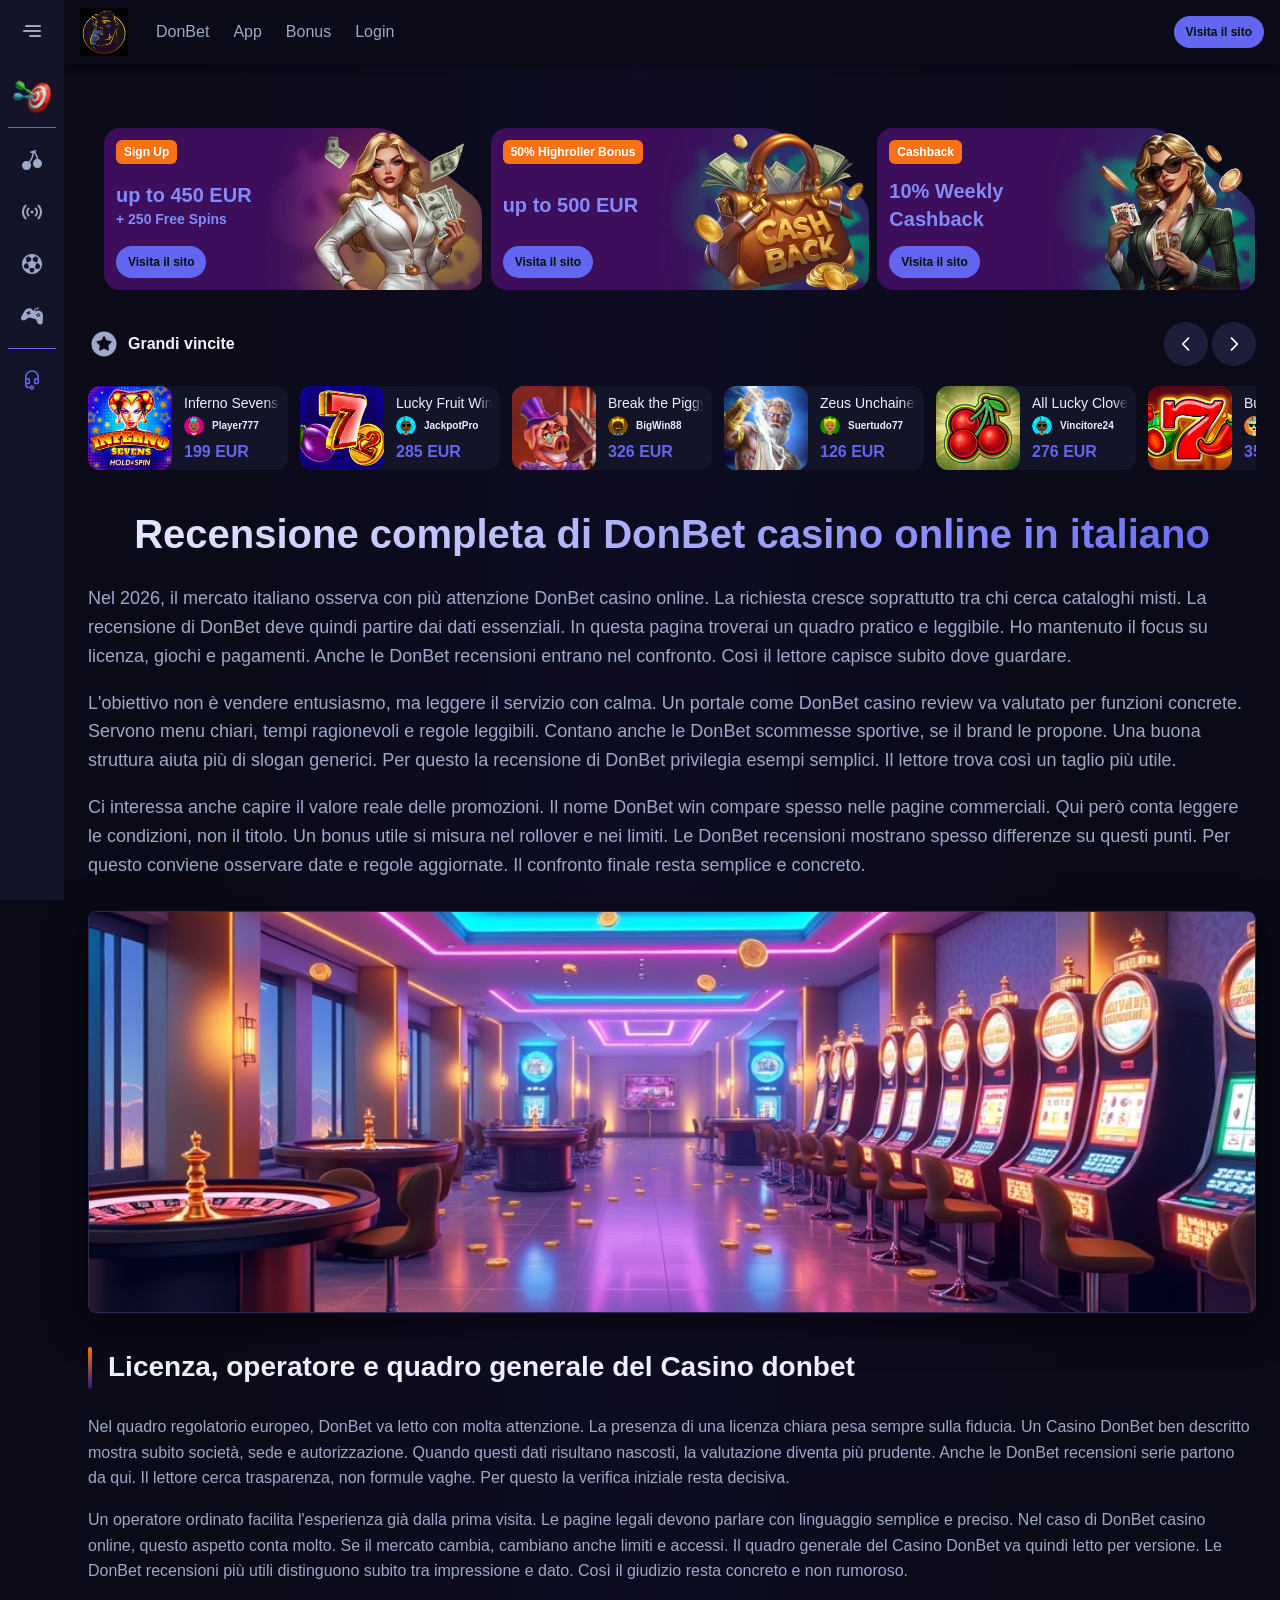
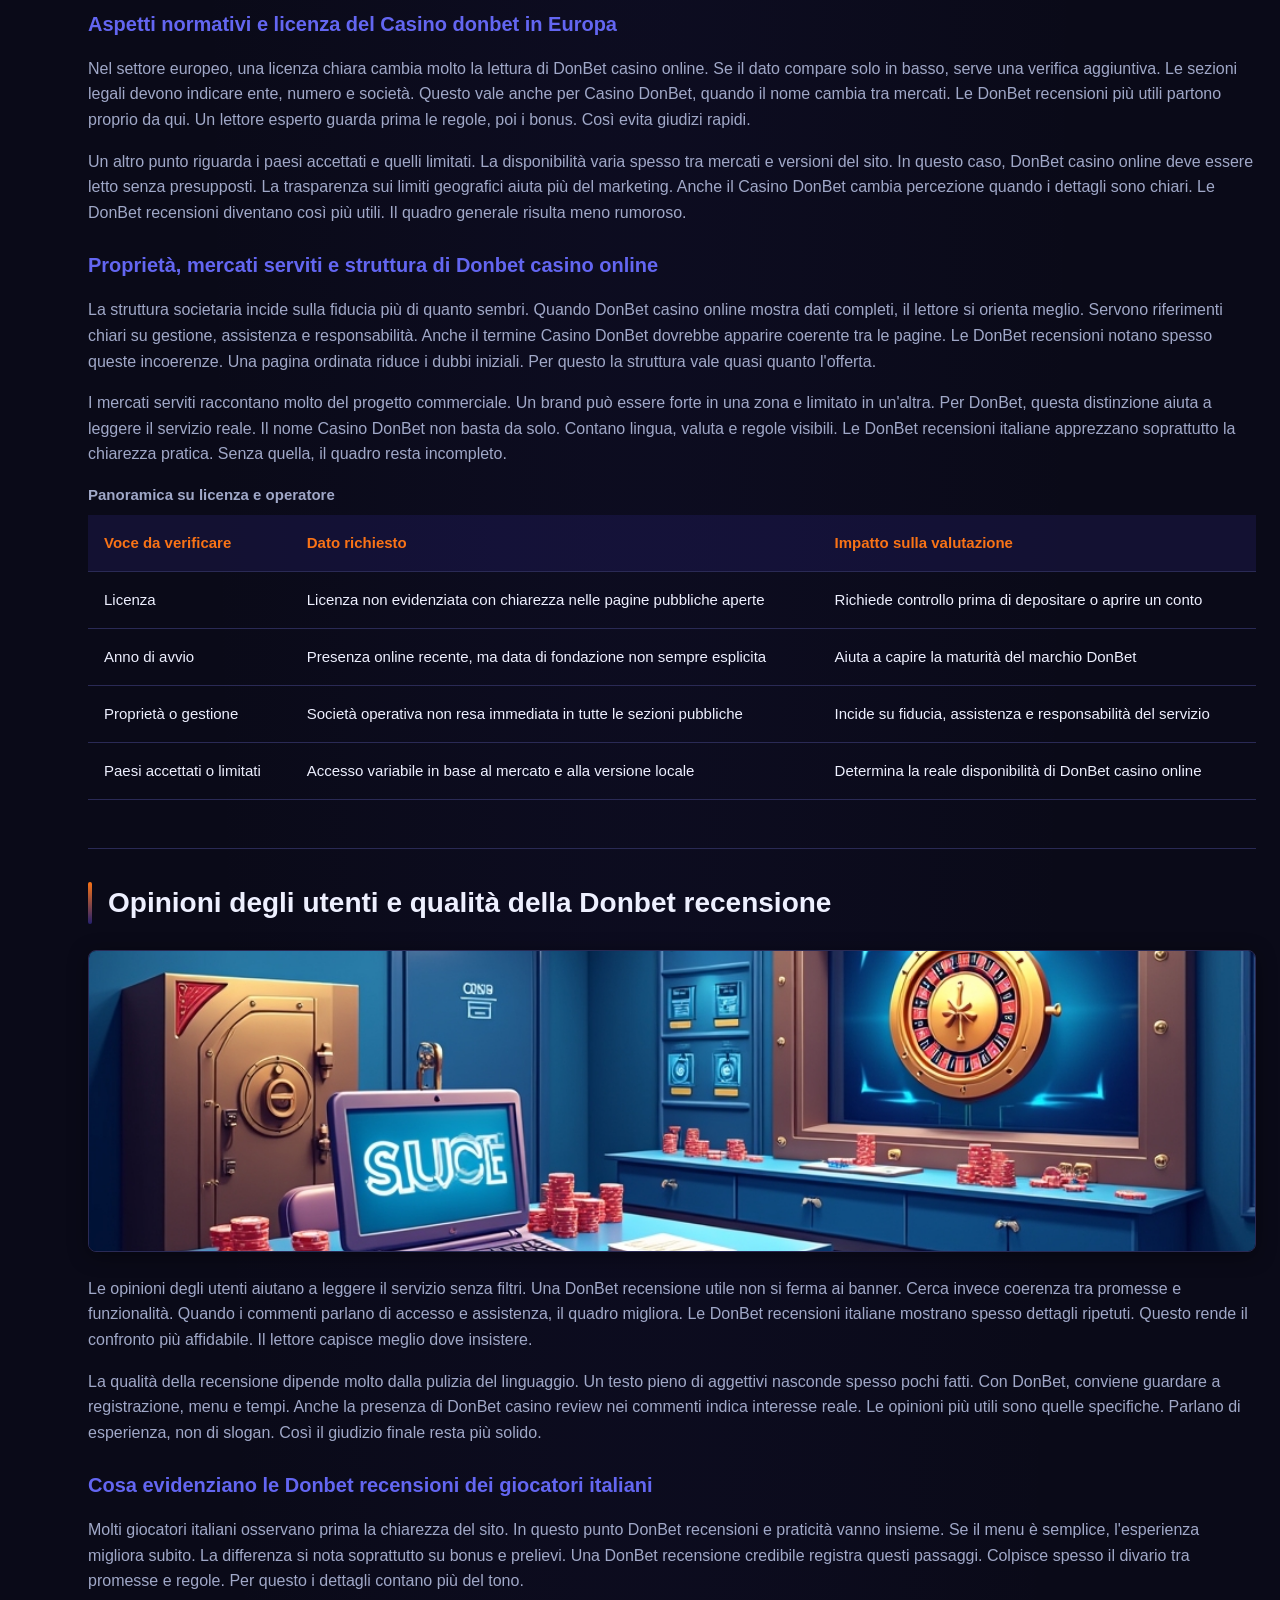
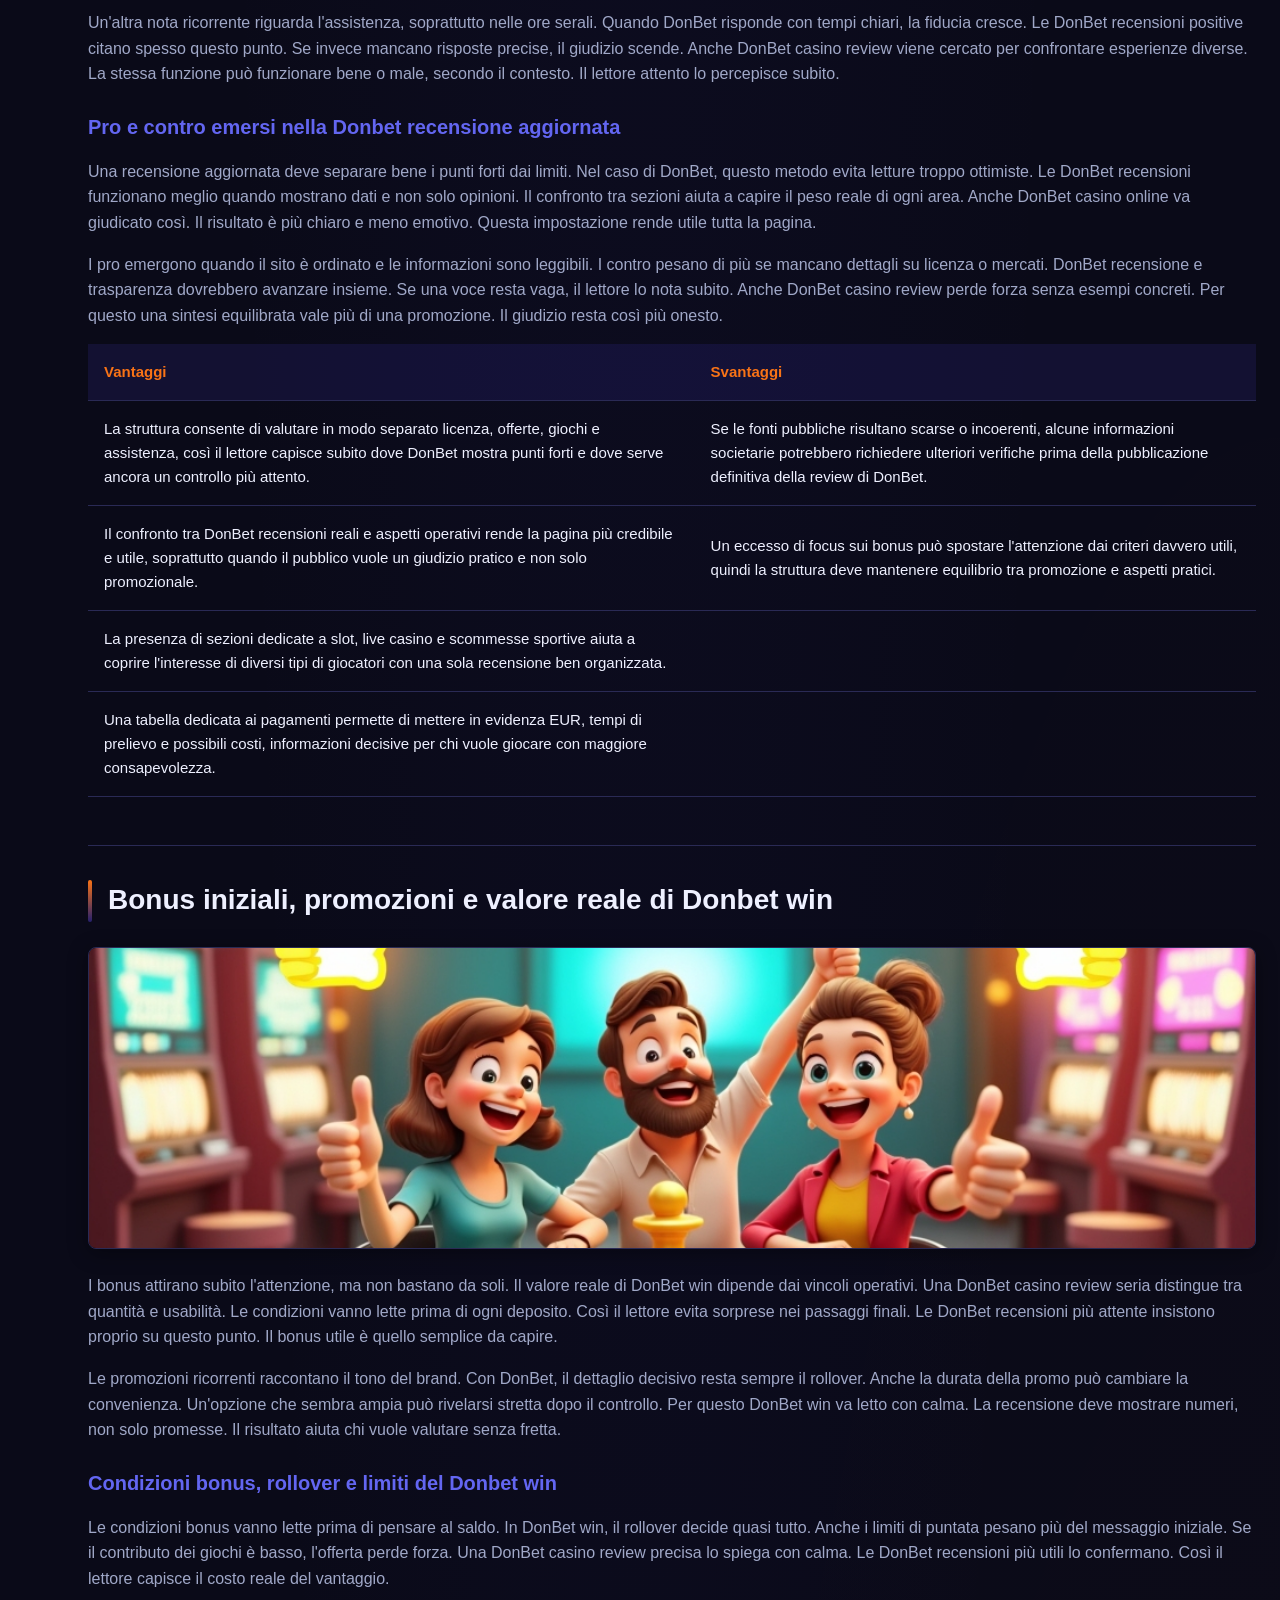
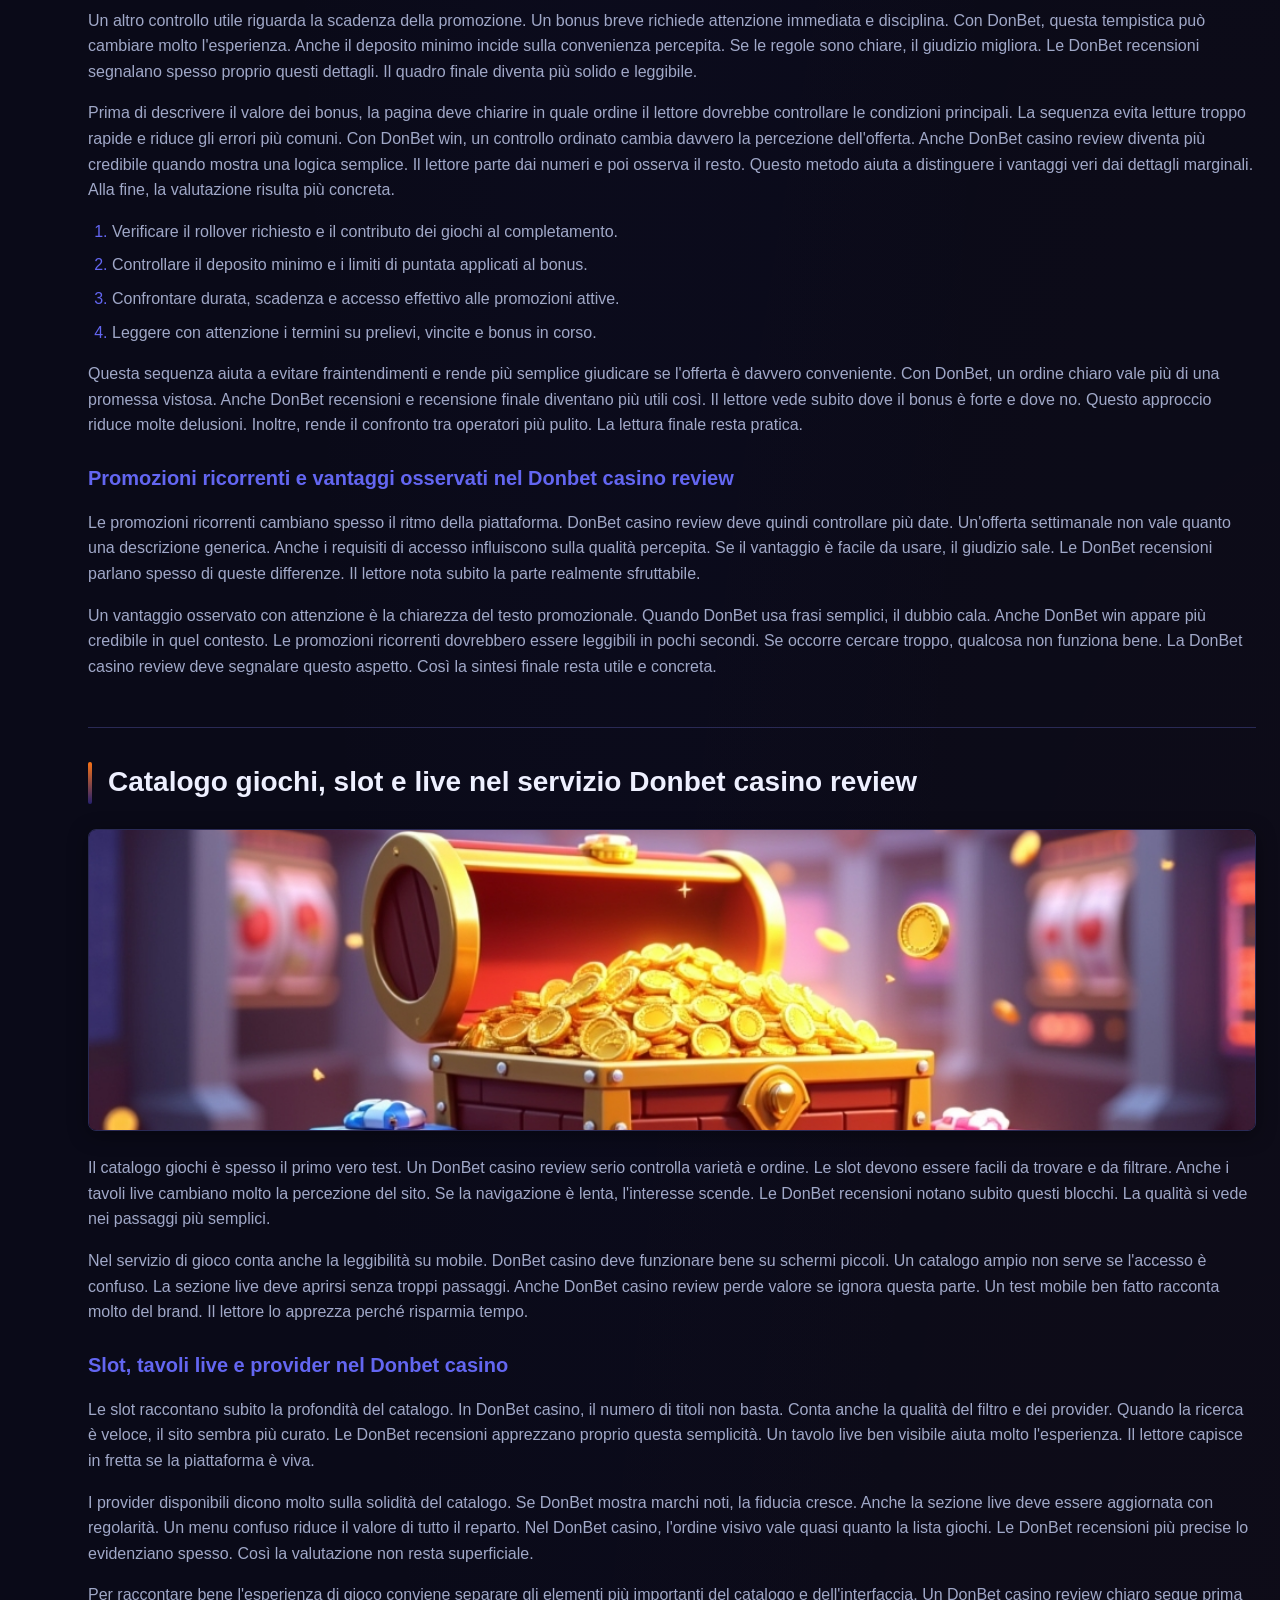
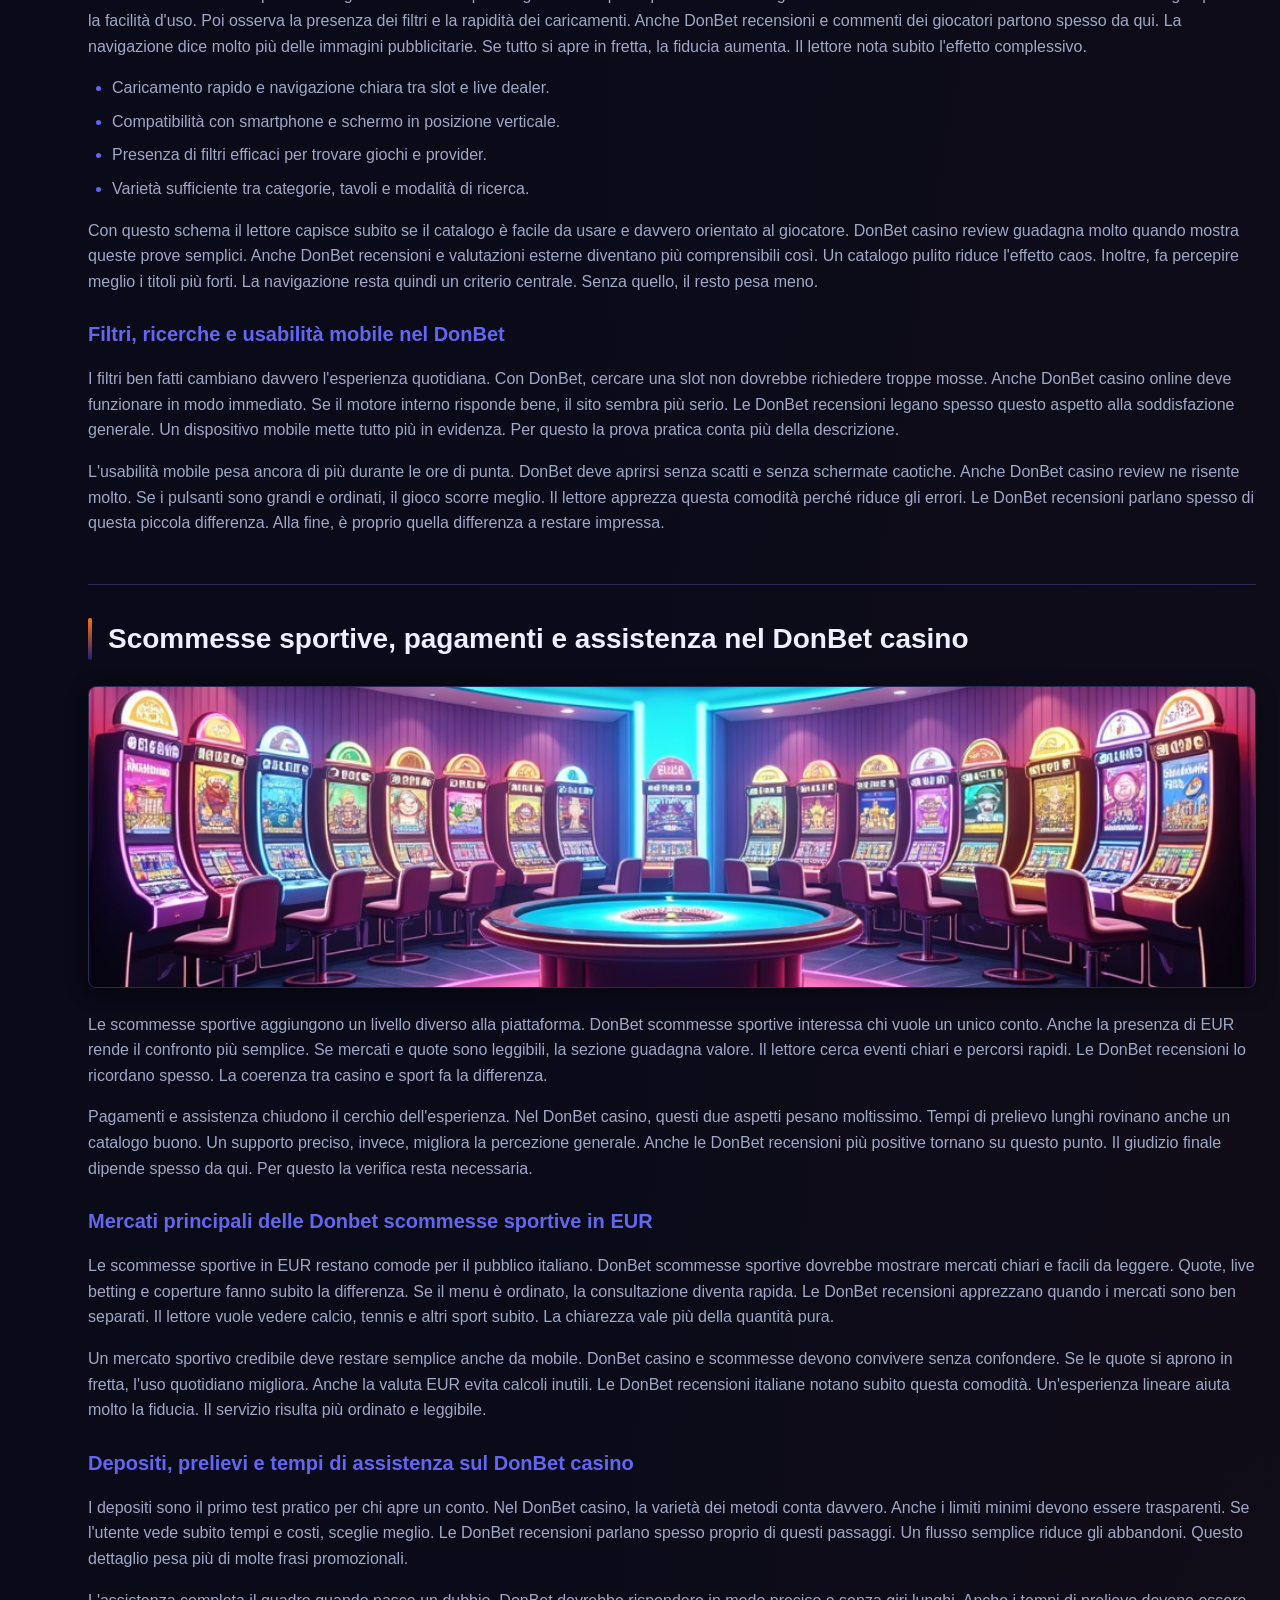
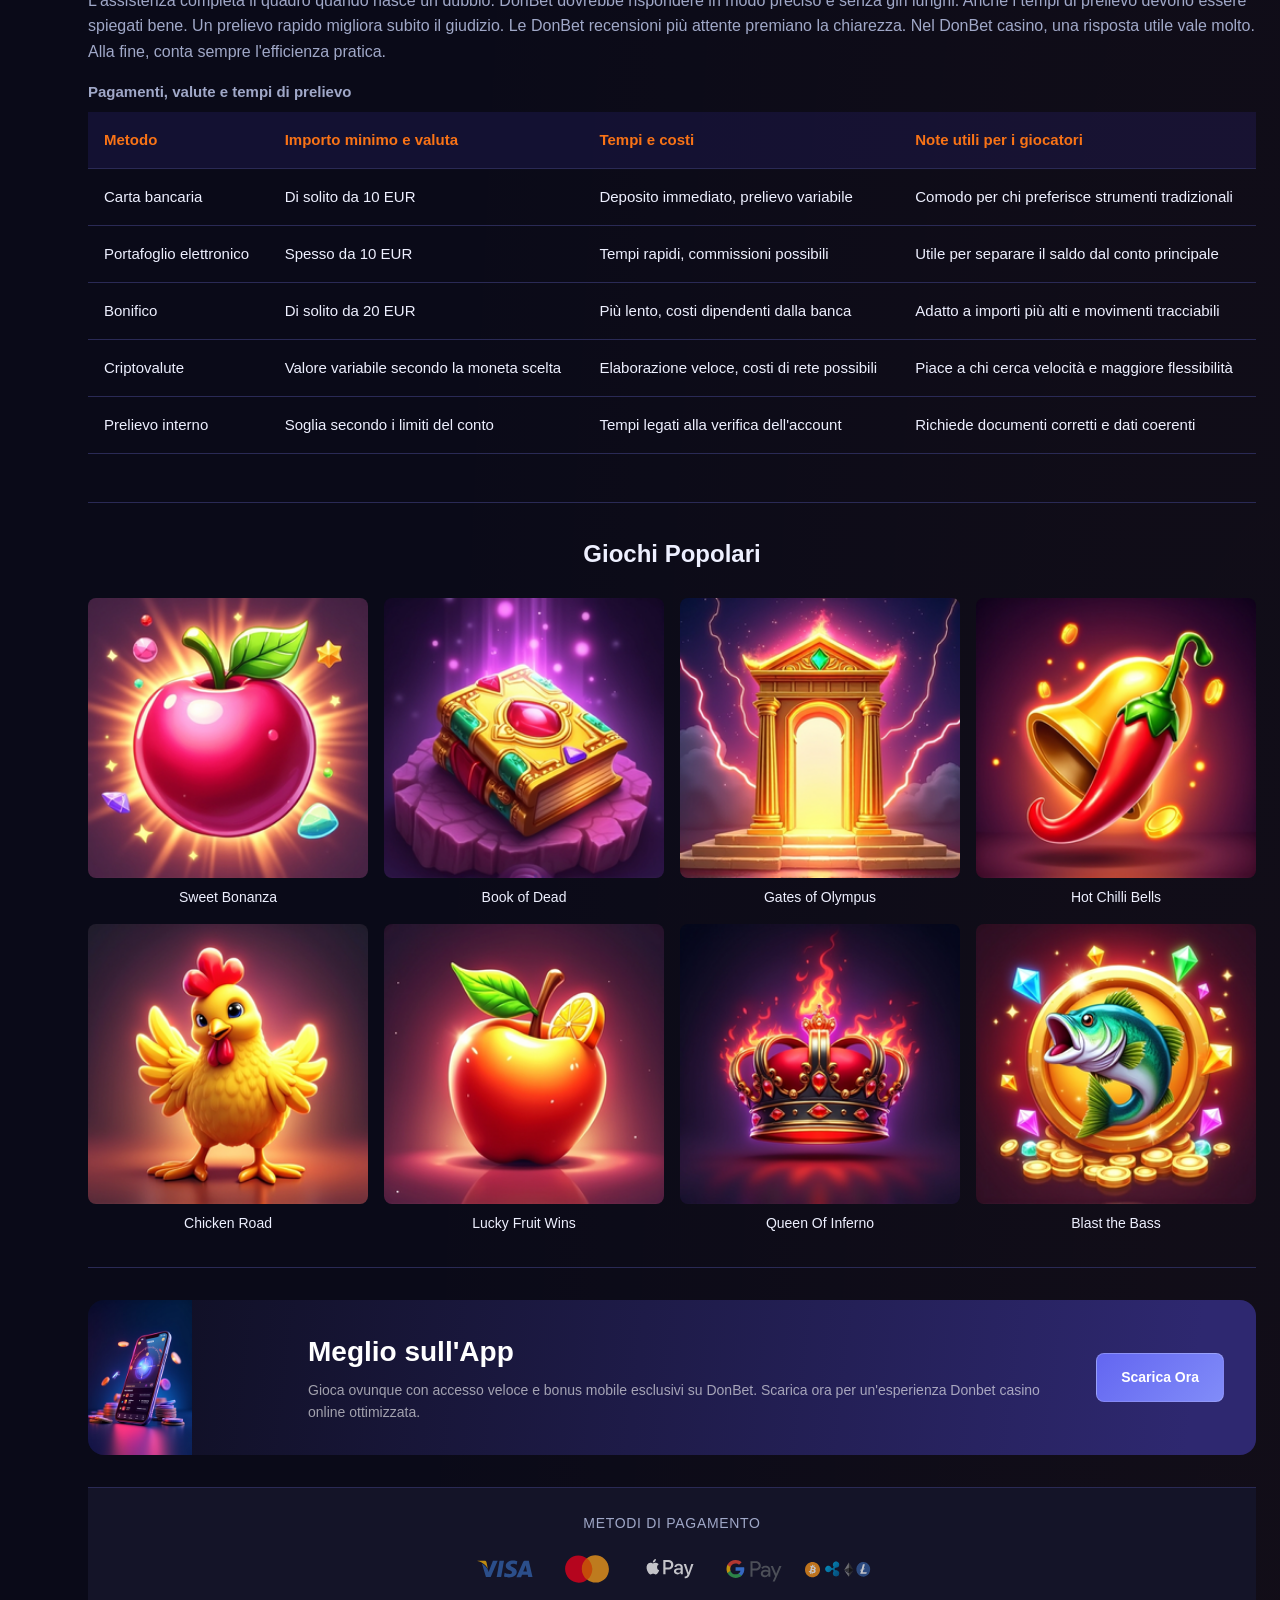
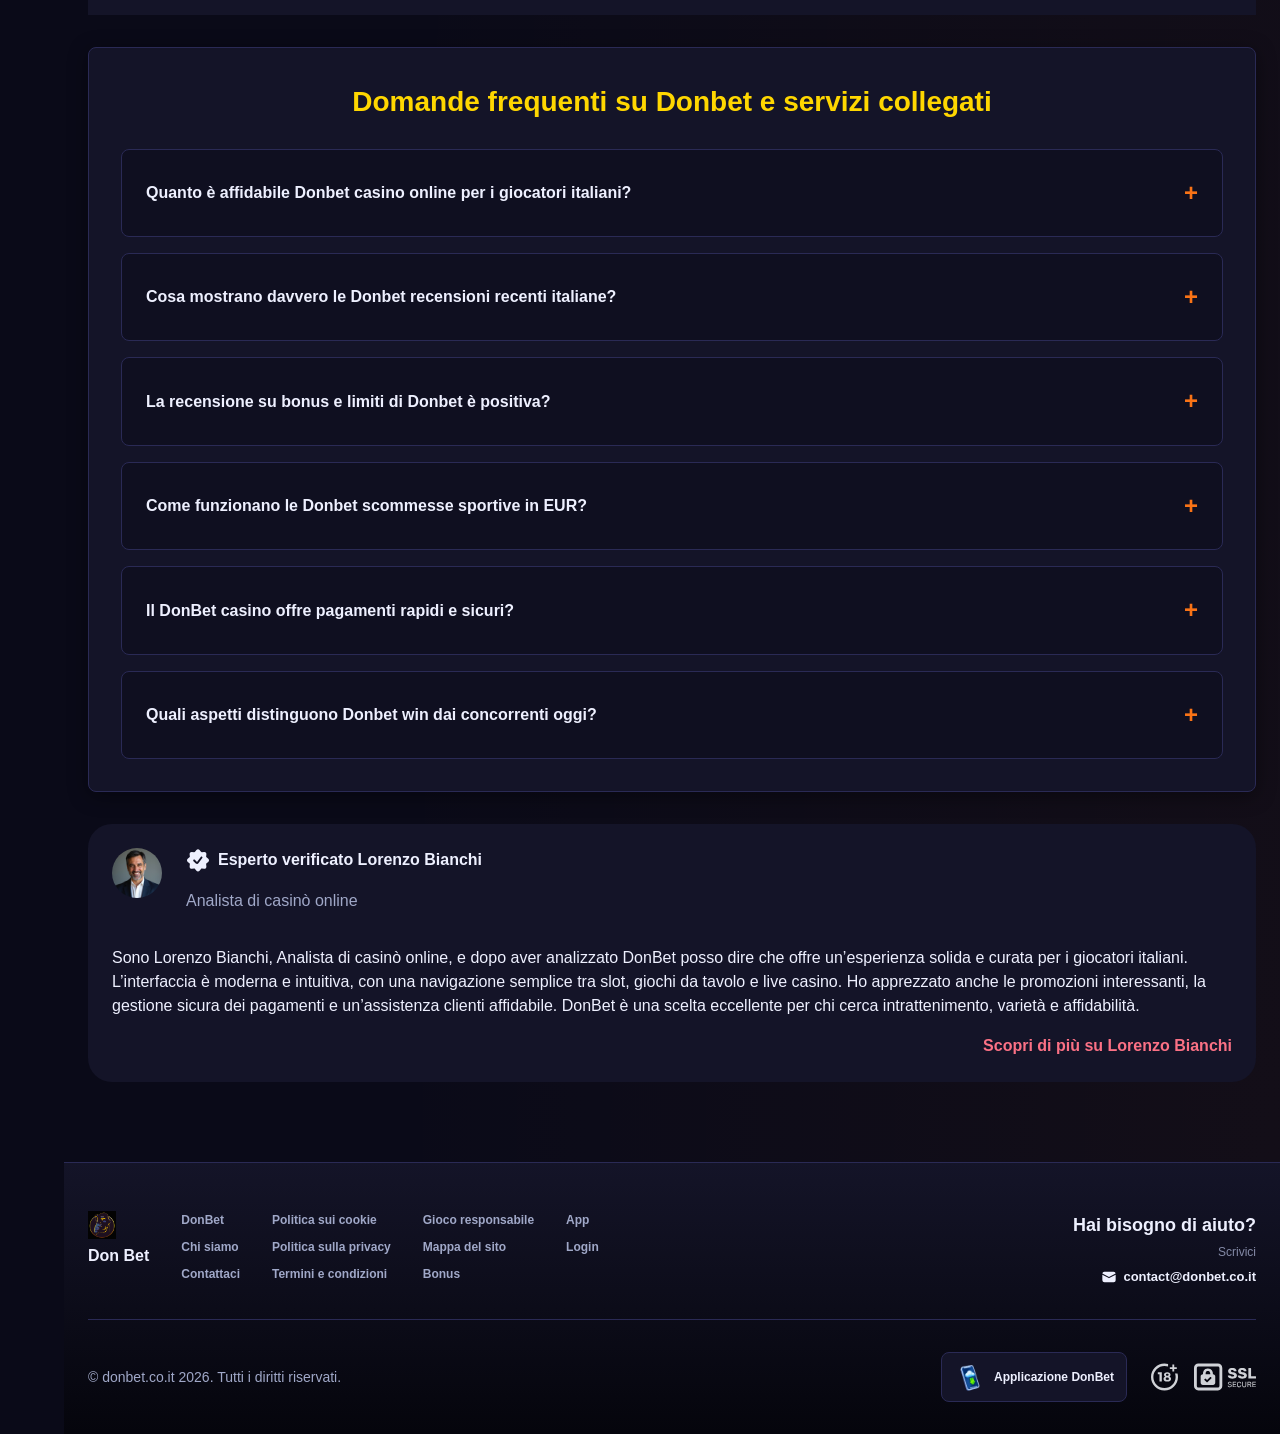
<file: it-IT/index.html>
<!DOCTYPE html>
<html lang="it-IT">
<head>
    <meta charset="UTF-8">
    <meta name="viewport" content="width=device-width, initial-scale=1.0">
    <meta http-equiv="X-UA-Compatible" content="IE=edge">
    <meta name="robots" content="index, follow">
    <meta name="revisit-after" content="7 days">
    <title>DonBet Casino – 750€ + 75 Free Spin per Iniziare</title>
    <meta name="title" content="DonBet Casino – 750€ + 75 Free Spin per Iniziare">
    <meta name="description" content="DonBet 🎰 recensione completa con licenza, bonus e giochi: leggi la Donbet recensione e scopri se vale davvero la pena oggi in italiano per te ora">
    <meta name="keywords" content="DonBet casino, Donbet casino, Casino donbet, Donbet win, Donbet casino review, Don bet, Donbet casino online, Donbet scommesse sportive, Donbet recensione, Donbet, Donbet recensioni">

    <link rel="canonical" href="https://eventigreen.it/">

    <link rel="icon" type="image/png" sizes="32x32" href="/favicon-32x32.png">

    <meta property="og:title" content="DonBet Casino – 750€ + 75 Free Spin per Iniziare">
    <meta property="og:description" content="DonBet 🎰 recensione completa con licenza, bonus e giochi: leggi la Donbet recensione e scopri se vale davvero la pena oggi in italiano per te ora">
    <meta property="og:type" content="website">
    <meta property="og:url" content="https://eventigreen.it/">
    <meta property="og:site_name" content="Don Bet">
    <meta property="og:locale" content="it">
    <meta property="og:image" content="https://eventigreen.it/images/logo.png">

    <meta name="twitter:card" content="summary">
    <meta name="twitter:title" content="DonBet Casino – 750€ + 75 Free Spin per Iniziare">
    <meta name="twitter:description" content="DonBet 🎰 recensione completa con licenza, bonus e giochi: leggi la Donbet recensione e scopri se vale davvero la pena oggi in italiano per te ora">
    <meta name="twitter:url" content="https://eventigreen.it/">
    <meta name="twitter:image" content="https://eventigreen.it/images/logo.png">

    <link rel="stylesheet" href="/css/style.css">

    <link rel="stylesheet" href="/css/layout.css">

<meta name="googlebot" content="noarchive">
<link rel="alternate" hreflang="it-IT" href="https://donbet.co.it/it-IT/">
<link rel="alternate" hreflang="it" href="https://eventigreen.it/">
<link rel="alternate" hreflang="x-default" href="https://eventigreen.it/">
</head>
<body>
    <div class="nav-sidebar-35deafad isFull" id="navSidebar">
        <div class="nav-sidebar-content-35deafad">
            <div class="nav-sidebar-wrapped-35deafad">
                <div class="nav-sidebar-header-35deafad">
                    <button class="nav-sidebar-header-toggle-35deafad" aria-label="Toggle menu">
                        <span class="nav-sidebar-header-wrap-35deafad">
                            <svg class="m-icon-35deafad">
                                <use xlink:href="/assets/icons/sidebar/sprites.svg#hamburger-r"/>
                            </svg>
                        </span>
                    </button>
                </div>
                <div class="nav-sidebar-wrapped-content-35deafad hideScrollbar-35deafad">
                    <div class="divider-bottom-35deafad">
                        <div class="nav-card nav-sidebar-card--wrapped-35deafad">


                            <a href="/go" class="nav-card__button-35deafad"
                               title="Missioni" rel="noindex nofollow">
                                <img src="/assets/icons/sidebar/missions.webp"
                                     alt="Missioni Donbet casino"
                                     title="Missioni Donbet casino"
                                     class="nav-card__img-35deafad">
                            </a>
                        </div>
                    </div>

                        <div class="nav-sidebar-wrapped-item-35deafad">
                            <a href="/go" title="Tutti i giochi"
                               class="nav-sidebar-icon-35deafad" rel="noindex nofollow">
                                <svg class="m-icon-35deafad">
                                    <use xlink:href="/assets/icons/sidebar/sprites.svg#all-games"/>
                                </svg>
                            </a>
                        </div>
                        <div class="nav-sidebar-wrapped-item-35deafad">
                            <a href="/go" title="Live"
                               class="nav-sidebar-icon-35deafad" rel="noindex nofollow">
                                <svg class="m-icon-35deafad">
                                    <use xlink:href="/assets/icons/sidebar/sprites.svg#live"/>
                                </svg>
                            </a>
                        </div>
                        <div class="nav-sidebar-wrapped-item-35deafad">
                            <a href="/go" title="Sport"
                               class="nav-sidebar-icon-35deafad" rel="noindex nofollow">
                                <svg class="m-icon-35deafad">
                                    <use xlink:href="/assets/icons/sidebar/sprites.svg#sport-soccer"/>
                                </svg>
                            </a>
                        </div>
                        <div class="nav-sidebar-wrapped-item-35deafad">
                            <a href="/go" title="Esports"
                               class="nav-sidebar-icon-35deafad" rel="noindex nofollow">
                                <svg class="m-icon-35deafad">
                                    <use xlink:href="/assets/icons/sidebar/sprites.svg#target-gamepad"/>
                                </svg>
                            </a>
                        </div>

                    <div class="divider-top-35deafad">
                        <a href="/go" title="Supporto"
                           class="nav-sidebar-support-wrapped-35deafad nav-sidebar-icon-35deafad" rel="noindex nofollow">
                            <svg class="m-icon-35deafad">
                                <use xlink:href="/assets/icons/sidebar/sprites.svg#support"/>
                            </svg>
                        </a>
                    </div>
                </div>
            </div>
        </div>
    </div>

    <div class="nav-sidebar-expanded-35deafad" id="navSidebarExpanded">
        <div class="nav-sidebar-header-35deafad">
            <button class="nav-sidebar-header-toggle-35deafad" aria-label="Close menu">
                <span class="nav-sidebar-header-wrap-35deafad">
                    <svg class="m-icon-35deafad">
                        <use xlink:href="/assets/icons/sidebar/sprites.svg#cross"/>
                    </svg>
                </span>
            </button>
                <a href="/it-IT/" class="nav-logo-35deafad nav-sidebar-header-logo-35deafad" title="Don Bet">
                    <img src="/images/logo.png" alt="Don Bet" title="Don Bet">
                </a>
        </div>
        <div class="nav-sidebar-expanded-content-35deafad">
            <div class="nav-sidebar-expanded-scrollY-35deafad hideScrollbar-35deafad nav-sidebar-expanded--gap-35deafad">
                <div class="nav-sidebar-expanded-cards-35deafad">


                        <div class="nav-card nav-sidebar-card-35deafad">
                            <a href="/go" class="nav-card__button-35deafad"
                               title="Bonus" rel="noindex nofollow">
                                <img src="/assets/icons/sidebar/bonus.webp" alt="Bonus Donbet recensione"
                                     title="Bonus Donbet recensione" class="nav-card__img-35deafad">
                                <span class="nav-card__title-35deafad">Bonus</span>
                            </a>
                        </div>


                        <div class="nav-card nav-sidebar-card-35deafad">
                            <a href="/go" class="nav-card__button-35deafad"
                               title="Missioni" rel="noindex nofollow">
                                <img src="/assets/icons/sidebar/missions.webp" alt="Missioni Donbet casino"
                                     title="Missioni Donbet casino" class="nav-card__img-35deafad">
                                <span class="nav-card__title-35deafad">Missioni</span>
                            </a>
                        </div>

                    <div class="nav-sidebar-cards-grid-35deafad">


                            <div class="nav-card nav-sidebar-card-35deafad">
                                <a href="/go" class="nav-card__button-35deafad"
                                   title="Ruota" rel="noindex nofollow">
                                    <img src="/assets/icons/sidebar/wheel.gif" alt="Ruota Donbet recensioni"
                                         title="Ruota Donbet recensioni" class="nav-card__img-35deafad">
                                    <span class="nav-card__title-35deafad">Ruota</span>
                                </a>
                            </div>


                            <div class="nav-card nav-sidebar-card-35deafad">
                                <a href="/go" class="nav-card__button-35deafad"
                                   title="Fedeltà" rel="noindex nofollow">
                                    <img src="/assets/icons/sidebar/loyalty.webp" alt="Fedeltà Donbet"
                                         title="Fedeltà Donbet" class="nav-card__img-35deafad">
                                    <span class="nav-card__title-35deafad">Fedeltà</span>
                                </a>
                            </div>


                            <div class="nav-card nav-sidebar-card-35deafad">
                                <a href="/go" class="nav-card__button-35deafad"
                                   title="Cashback" rel="noindex nofollow">
                                    <img src="/assets/icons/sidebar/cashback.webp" alt="Cashback Donbet casino online"
                                         title="Cashback Donbet casino online" class="nav-card__img-35deafad">
                                    <span class="nav-card__title-35deafad">Cashback</span>
                                </a>
                            </div>


                            <div class="nav-card nav-sidebar-card-35deafad">
                                <a href="/go" class="nav-card__button-35deafad"
                                   title="Club VIP" rel="noindex nofollow">
                                    <img src="/assets/icons/sidebar/vipclub.webp" alt="Club VIP Donbet casino online"
                                         title="Club VIP Donbet casino online" class="nav-card__img-35deafad">
                                    <span class="nav-card__title-35deafad">Club VIP</span>
                                </a>
                            </div>


                            <div class="nav-card nav-sidebar-card-35deafad">
                                <a href="/go" class="nav-card__button-35deafad"
                                   title="Promozioni" rel="noindex nofollow">
                                    <img src="/assets/icons/sidebar/promotions.webp" alt="Promozioni Donbet casino online"
                                         title="Promozioni Donbet casino online" class="nav-card__img-35deafad">
                                    <span class="nav-card__title-35deafad">Promozioni</span>
                                </a>
                            </div>
                    </div>
                </div>

                <ul class="nav-sidebar-items-35deafad nav-sidebar-expanded-items-35deafad">
                        <li class="nav-sidebar-items-item">
                            <a href="/go" class="nav-sidebar-items-dropdown"
                               title="Tutti i giochi" rel="noindex nofollow">
                                <div class="nav-sidebar-items-title-35deafad nav-sidebar-items-title--light-35deafad">
                                    <div class="m-icon-container-35deafad nav-sidebar-item-icon-35deafad">
                                        <svg class="m-icon-35deafad">
                                            <use xlink:href="/assets/icons/sidebar/sprites.svg#all-games"/>
                                        </svg>
                                    </div>
                                    <span>Tutti i giochi</span>
                                </div>
                            </a>
                        </li>
                        <li class="nav-sidebar-items-item">
                            <a href="/go" class="nav-sidebar-items-dropdown"
                               title="Live" rel="noindex nofollow">
                                <div class="nav-sidebar-items-title-35deafad nav-sidebar-items-title--light-35deafad">
                                    <div class="m-icon-container-35deafad nav-sidebar-item-icon-35deafad">
                                        <svg class="m-icon-35deafad">
                                            <use xlink:href="/assets/icons/sidebar/sprites.svg#live"/>
                                        </svg>
                                    </div>
                                    <span>Live</span>
                                </div>
                            </a>
                        </li>
                        <li class="nav-sidebar-items-item">
                            <a href="/go" class="nav-sidebar-items-dropdown"
                               title="Sport" rel="noindex nofollow">
                                <div class="nav-sidebar-items-title-35deafad nav-sidebar-items-title--light-35deafad">
                                    <div class="m-icon-container-35deafad nav-sidebar-item-icon-35deafad">
                                        <svg class="m-icon-35deafad">
                                            <use xlink:href="/assets/icons/sidebar/sprites.svg#sport-soccer"/>
                                        </svg>
                                    </div>
                                    <span>Sport</span>
                                </div>
                            </a>
                        </li>
                        <li class="nav-sidebar-items-item">
                            <a href="/go" class="nav-sidebar-items-dropdown"
                               title="Esports" rel="noindex nofollow">
                                <div class="nav-sidebar-items-title-35deafad nav-sidebar-items-title--light-35deafad">
                                    <div class="m-icon-container-35deafad nav-sidebar-item-icon-35deafad">
                                        <svg class="m-icon-35deafad">
                                            <use xlink:href="/assets/icons/sidebar/sprites.svg#target-gamepad"/>
                                        </svg>
                                    </div>
                                    <span>Esports</span>
                                </div>
                            </a>
                        </li>
                </ul>

                <ul class="nav-sidebar-items-35deafad nav-sidebar-expanded-items-35deafad flex-1-35deafad"></ul>

                <div class="nav-sidebar-expanded-support-35deafad">
                    <div class="nav-sidebar-expanded-support-help-35deafad">
                        <a href="/go" title="Supporto"
                           class="m-button-35deafad m-button--success-35deafad m-button--m-35deafad nav-sidebar-support-35deafad"
                           rel="noindex nofollow">
                            <div class="m-button-content-35deafad">
                                <svg class="m-icon-35deafad">
                                    <use xlink:href="/assets/icons/sidebar/sprites.svg#support"/>
                                </svg>
                                Supporto
                            </div>
                        </a>
                    </div>
                </div>

                <div class="nav-sidebar-expanded-app-links-35deafad">
                    <a href="/go" class="footer-app-button-35deafad"
                       title="Applicazione DonBet" rel="noindex nofollow">
                        <img class="footer-app-button-image-35deafad"
                             alt="Applicazione DonBet"
                             title="Applicazione DonBet"
                             src="/assets/icons/mobile/app-button-icon.webp">
                        <div class="footer-app-button-text-35deafad">
                            <p class="m-text-35deafad m-fs12-35deafad m-fw700-35deafad m-lh160-35deafad footer-app-button-title-35deafad">Applicazione DonBet</p>
                            <p class="m-text-35deafad m-fs10-35deafad m-fw500-35deafad m-lh160-35deafad footer-app-button-description-35deafad"
                               style="color: #ffffff;">Installa la nostra app</p>
                        </div>
                    </a>
                </div>
            </div>
        </div>
    </div>

    <div class="bottom-overlays-35deafad">
        <div class="bottom-action-buttons-35deafad bottom-overlays__action-buttons-35deafad">
            <div class="bottom-communication-button-35deafad">
                <button class="m-button-35deafad m-gradient-border m-button--secondary-35deafad m-button--m-35deafad scroll-top-btn-35deafad"
                        aria-label="Scroll to top" title="Scroll to top">
                    <div class="m-icon-container-35deafad">
                        <span class="scroll-top-arrow-35deafad">&uarr;</span>
                    </div>
                </button>
            </div>
        </div>

        <nav class="mobile-nav-35deafad" aria-label="Mobile navigation">
            <div class="mobile-nav-wrap-35deafad">
                <a href="/go" title="Tutti i giochi"
                   rel="noindex nofollow" target="_blank">
                    <div class="mobile-nav-item-35deafad">
                        <div class="mobile-nav-item__icon-wrap-35deafad">
                            <svg class="m-icon-35deafad m-icon-loadable mobile-nav-item__icon-35deafad">
                                <use xlink:href="/assets/icons/sidebar/sprites.svg#all-games"/>
                            </svg>
                        </div>
                        <p class="m-text-35deafad m-fs10-35deafad m-fw600-35deafad m-lh160-35deafad m-text-center-35deafad mobile-nav-item__text-35deafad">Tutti i giochi</p>
                    </div>
                </a>

                <a href="/go" title="Sport"
                   rel="noindex nofollow" target="_blank">
                    <div class="mobile-nav-item-35deafad">
                        <div class="mobile-nav-item__icon-wrap-35deafad">
                            <svg class="m-icon-35deafad m-icon-loadable mobile-nav-item__icon-35deafad">
                                <use xlink:href="/assets/icons/sidebar/sprites.svg#sport-soccer"/>
                            </svg>
                        </div>
                        <p class="m-text-35deafad m-fs10-35deafad m-fw600-35deafad m-lh160-35deafad m-text-center-35deafad mobile-nav-item__text-35deafad">Sport</p>
                    </div>
                </a>

                <div class="mobile-nav-item-35deafad">
                    <a href="/go"
                       class="m-button-35deafad m-gradient-border m-button--primary-35deafad m-button--m-35deafad mobile-nav-item__icon-wrap-35deafad"
                       title="Visita il sito"
                       rel="noindex nofollow" target="_blank">
                        <div class="m-button-content-35deafad">
                            <svg class="m-icon-35deafad m-icon-loadable mobile-nav-item__icon-35deafad">
                                <use xlink:href="/assets/icons/sidebar/sprites.svg#person"/>
                            </svg>
                        </div>
                    </a>
                    <p class="m-text-35deafad m-fs10-35deafad m-fw600-35deafad m-lh160-35deafad m-text-center-35deafad mobile-nav-item__text-35deafad">Visita il sito</p>
                </div>

                <a href="/go" title="Bonus"
                   rel="noindex nofollow" target="_blank">
                    <div class="mobile-nav-item-35deafad">
                        <div class="mobile-nav-item__icon-wrap-35deafad">
                            <svg class="m-icon-35deafad m-icon-loadable mobile-nav-item__icon-35deafad">
                                <use xlink:href="/assets/icons/sidebar/sprites.svg#gift"/>
                            </svg>
                        </div>
                        <p class="m-text-35deafad m-fs10-35deafad m-fw600-35deafad m-lh160-35deafad m-text-center-35deafad mobile-nav-item__text-35deafad">Bonus</p>
                    </div>
                </a>

                <a href="/go" title="Missioni"
                   rel="noindex nofollow" target="_blank">
                    <div class="mobile-nav-item-35deafad">
                        <div class="mobile-nav-item__icon-wrap-35deafad">
                            <svg class="m-icon-35deafad m-icon-loadable mobile-nav-item__icon-35deafad">
                                <use xlink:href="/assets/icons/sidebar/sprites.svg#activities"/>
                            </svg>
                        </div>
                        <p class="m-text-35deafad m-fs10-35deafad m-fw600-35deafad m-lh160-35deafad m-text-center-35deafad mobile-nav-item__text-35deafad">Missioni</p>
                    </div>
                </a>
            </div>
        </nav>
    </div>


    <div class="site-wrapper-35deafad with-sidebar-35deafad">
<nav class="main-nav-35deafad">
    <div class="main-nav-content-35deafad">
        <div class="main-nav-content-left-35deafad">
            <button class="main-nav-content-toggle-35deafad nav-sidebar-header-toggle-35deafad" aria-label="Toggle menu" aria-expanded="false">
                <svg class="m-icon-35deafad m-icon-loadable">
                    <use xlink:href="/assets/icons/sidebar/sprites.svg#hamburger"/>
                </svg>
            </button>

            <a href="/it-IT/" class="nav-logo-35deafad main-nav-logo-35deafad" title="Don Bet">
                <img src="/images/logo.png" alt="Don Bet" title="Don Bet">
            </a>
        </div>

        <div class="main-nav-content-center-35deafad">
            <a href="/it-IT/" class="nav-link-35deafad" title="DonBet">DonBet</a>
            <a href="/app/" class="nav-link-35deafad" title="App">App</a>
            <a href="/bonus/" class="nav-link-35deafad" title="Bonus">Bonus</a>
            <a href="/login/" class="nav-link-35deafad" title="Login">Login</a>
        </div>

        <div class="main-nav-content-auth-35deafad">
            <a class="m-button-35deafad m-gradient-border m-button--primary-35deafad m-button--s-35deafad"
               href="/go" title="Visita il sito"
               rel="noindex nofollow" target="_blank">
                <div class="m-button-content-35deafad">Visita il sito</div>
            </a>
        </div>
    </div>
</nav>
        <main class="main-content-35deafad">
<article class="page-content-35deafad">
    <div class="container-35deafad">


<section class="lobby-banners-35deafad">
    <div class="lobby-slider-35deafad" style="--max-slide-width:auto;--bp-xxxl-plus:33.3333%;--slides-xxxl-plus:3;--bp-xxxl:33.3333%;--slides-xxxl:3;--bp-xxl:33.3333%;--slides-xxl:3;--bp-xl-2:33.3333%;--slides-xl-2:3;--bp-xl:100%;--slides-xl:1;--bp-l:100%;--slides-l:1;--bp-m:100%;--slides-m:1;--bp-s:100%;--slides-s:1;--bp-xs:100%;--slides-xs:1;--bp-xxs:100%;--slides-xxs:1;">
        <div class="lobby-slider__scroll-wrap-35deafad">
            <div class="lobby-slider__scroll-box-35deafad">
                <div class="lobby-slider__slide-35deafad">
                    <div class="lobby-slider__slide-content-35deafad">
                        <div class="lobby-banners__banner">
                            <div class="lobby-banner-35deafad">
                                <div class="lobby-banner-picture-35deafad lobby-banner__image-35deafad">
                                    <picture class="banner-picture-35deafad">
                                        <img src="/assets/banners/play-jonny-casino.webp" alt="Sign Up Donbet scommesse sportive" title="Sign Up Donbet scommesse sportive" fetchpriority="high" loading="eager" decoding="async">
                                    </picture>
                                </div>
                                <div class="lobby-banner__content-35deafad">
                                    <div class="lobby-badge-35deafad lobby-badge--secondary-35deafad lobby-badge--m-35deafad">
                                        <div class="lobby-badge-content-35deafad">
                                            <div class="lobby-badge-text-35deafad">Sign Up</div>
                                        </div>
                                    </div>
                                    <div class="lobby-banner__text-35deafad">
                                        <p class="lobby-banner-text-35deafad lobby-banner-text--header-35deafad" style="color:var(--color-at400);">
                                            up to 450 EUR
                                        </p>
                                        <p class="lobby-banner-text-35deafad lobby-banner-text--body-35deafad" style="color:var(--color-at400);">
                                            + 250 Free Spins
                                        </p>
                                    </div>
                                    <a href="/go" rel="noindex nofollow" target="_blank" class="lobby-btn-35deafad lobby-btn--primary-35deafad lobby-btn--s-35deafad" title="Sign Up Visita il sito">
                                        <div class="lobby-btn-content-35deafad">Visita il sito</div>
                                    </a>
                                </div>
                            </div>
                        </div>
                    </div>
                </div>
                <div class="lobby-slider__slide-35deafad">
                    <div class="lobby-slider__slide-content-35deafad">
                        <div class="lobby-banners__banner">
                            <div class="lobby-banner-35deafad">
                                <div class="lobby-banner-picture-35deafad lobby-banner__image-35deafad">
                                    <picture class="banner-picture-35deafad">
                                        <img src="/assets/banners/playjonny.webp" alt="50% Highroller Bonus Donbet recensioni" title="50% Highroller Bonus Donbet recensioni" loading="lazy" fetchpriority="low" decoding="async">
                                    </picture>
                                </div>
                                <div class="lobby-banner__content-35deafad">
                                    <div class="lobby-badge-35deafad lobby-badge--secondary-35deafad lobby-badge--m-35deafad">
                                        <div class="lobby-badge-content-35deafad">
                                            <div class="lobby-badge-text-35deafad">50% Highroller Bonus</div>
                                        </div>
                                    </div>
                                    <div class="lobby-banner__text-35deafad">
                                        <p class="lobby-banner-text-35deafad lobby-banner-text--header-35deafad" style="color:var(--color-at400);">
                                            up to 500 EUR
                                        </p>
                                    </div>
                                    <a href="/go" rel="noindex nofollow" target="_blank" class="lobby-btn-35deafad lobby-btn--primary-35deafad lobby-btn--s-35deafad" title="50% Highroller Bonus Visita il sito">
                                        <div class="lobby-btn-content-35deafad">Visita il sito</div>
                                    </a>
                                </div>
                            </div>
                        </div>
                    </div>
                </div>
                <div class="lobby-slider__slide-35deafad">
                    <div class="lobby-slider__slide-content-35deafad">
                        <div class="lobby-banners__banner">
                            <div class="lobby-banner-35deafad">
                                <div class="lobby-banner-picture-35deafad lobby-banner__image-35deafad">
                                    <picture class="banner-picture-35deafad">
                                        <img src="/assets/banners/play-jonny.webp" alt="Cashback Donbet casino online" title="Cashback Donbet casino online" loading="lazy" fetchpriority="low" decoding="async">
                                    </picture>
                                </div>
                                <div class="lobby-banner__content-35deafad">
                                    <div class="lobby-badge-35deafad lobby-badge--secondary-35deafad lobby-badge--m-35deafad">
                                        <div class="lobby-badge-content-35deafad">
                                            <div class="lobby-badge-text-35deafad">Cashback</div>
                                        </div>
                                    </div>
                                    <div class="lobby-banner__text-35deafad">
                                        <p class="lobby-banner-text-35deafad lobby-banner-text--header-35deafad" style="color:var(--color-at400);">
                                            10% Weekly Cashback
                                        </p>
                                    </div>
                                    <a href="/go" rel="noindex nofollow" target="_blank" class="lobby-btn-35deafad lobby-btn--primary-35deafad lobby-btn--s-35deafad" title="Cashback Visita il sito">
                                        <div class="lobby-btn-content-35deafad">Visita il sito</div>
                                    </a>
                                </div>
                            </div>
                        </div>
                    </div>
                </div>
            </div>
        </div>
    </div>
</section>

<section class="recent-big-wins-section-35deafad">
    <div class="recent-big-wins-slider-35deafad"
         data-asset-pools='{"avatar_files": ["40x40.0.webp", "40x40.1.webp", "40x40.2.webp", "40x40.3.webp", "40x40.4.webp", "40x40.5.webp", "40x40.6.webp", "40x40.7.webp", "40x40.8.webp", "40x40.9.webp", "40x40.10.webp", "40x40.11.webp", "40x40.12.webp", "40x40.13.webp", "40x40.14.webp"], "currency": "EUR", "game_icons": ["inout.webp", "penguinking.webp", "penguinking1.webp", "shadylady.oops.webp", "softswiss.1spin4win-LuckyFruitWins100_designed.webp", "softswiss.scatterkings-GoldLuckSizzlingSevens.webp", "softswiss.softswiss-AllLuckyClover100_designed.webp", "softswiss.softswiss-BurningChilliX_designed.webp", "softswiss.softswiss-HotChilliBells_designed.webp", "softswiss.webp", "spinomenal.SlotMachine_ZeusUnchainedHoldHit_designed.webp", "spinomenal.webp"], "game_names": ["Chicken Road", "Super Cash Boost: Hold \u0026 Win", "Break the Piggy Bank", "Oops", "Lucky Fruit Wins 100", "Inferno Sevens", "All Lucky Clovers 100", "Burning Chilli X", "Hot Chilli Bells", "Blast the Bass", "Zeus Unchained - Hold \u0026 Hit", "Queen Of Inferno"], "max_amount": 500, "min_amount": 50, "usernames": ["LuckyAce", "BigWin88", "SlotMaster", "JackpotHero", "Player777", "WinCorsa", "FortunaMax", "ReyJackpot", "Suertudo77", "CasinoKing", "GiochiTop", "Vincitore24", "SlotVibes", "AceDeluxe", "LuckyToro", "MegaWin2024", "SpinStar", "ProfitKing", "DonaFortuna", "VinciSubito", "JackpotPro", "CassaWin", "Rullo88", "Fortuna777", "GameLotto"]}'
         data-keywords='["Donbet", "Donbet casino", "Donbet recensioni", "Don bet", "Don bet casino", "Donbet win", "Casino donbet", "Donbet recensione", "Donbet casino online", "Donbet casino review", "Donbet scommesse sportive"]'
         data-auto-rotate="true"
         data-interval="3000"
         style="--perRow: 5; --duration: 0.6s; --perRowDefault: 5; --perRowMiddle: 4; --perRowMin: 3;">

        <!-- Header with title and controls -->
        <div class="recent-big-wins-header-35deafad">
            <div class="recent-big-wins-header__title-35deafad">
                <svg class="bw-icon-35deafad">
                    <use xlink:href="/assets/icons/sidebar/sprites.svg#big-wins"/>
                </svg>
                Grandi vincite
            </div>
            <div class="recent-big-wins-header__control-35deafad">
                <div class="bw-prev-next-arrows-35deafad">
                    <button class="bw-arrow-btn-35deafad"
                            aria-label="Slide prev"
                            data-slider-action="prev">
                        <span class="bw-icon-container-35deafad">
                            <svg class="bw-icon-35deafad bw-chevron-35deafad" style="transform: rotate(270deg);">
                                <use xlink:href="/assets/icons/sidebar/sprites.svg#chevron"/>
                            </svg>
                        </span>
                    </button>
                    <button class="bw-arrow-btn-35deafad"
                            aria-label="Slide next"
                            data-slider-action="next">
                        <span class="bw-icon-container-35deafad">
                            <svg class="bw-icon-35deafad bw-chevron-35deafad" style="transform: rotate(90deg);">
                                <use xlink:href="/assets/icons/sidebar/sprites.svg#chevron"/>
                            </svg>
                        </span>
                    </button>
                </div>
            </div>
        </div>

        <!-- Slider container (populated dynamically by JS) -->
        <div class="recent-big-wins-slider__cards-35deafad" data-slider-cards>
        </div>
    </div>
</section>

        <header class="page-header-35deafad">
            <h1>Recensione completa di DonBet casino online in italiano</h1>
            <div class="intro-35deafad">
                <p>Nel 2026, il mercato italiano osserva con più attenzione DonBet casino online. La richiesta cresce soprattutto tra chi cerca cataloghi misti. La recensione di DonBet deve quindi partire dai dati essenziali. In questa pagina troverai un quadro pratico e leggibile. Ho mantenuto il focus su licenza, giochi e pagamenti. Anche le DonBet recensioni entrano nel confronto. Così il lettore capisce subito dove guardare.</p>
                <p>L'obiettivo non è vendere entusiasmo, ma leggere il servizio con calma. Un portale come DonBet casino review va valutato per funzioni concrete. Servono menu chiari, tempi ragionevoli e regole leggibili. Contano anche le DonBet scommesse sportive, se il brand le propone. Una buona struttura aiuta più di slogan generici. Per questo la recensione di DonBet privilegia esempi semplici. Il lettore trova così un taglio più utile.</p>
                <p>Ci interessa anche capire il valore reale delle promozioni. Il nome DonBet win compare spesso nelle pagine commerciali. Qui però conta leggere le condizioni, non il titolo. Un bonus utile si misura nel rollover e nei limiti. Le DonBet recensioni mostrano spesso differenze su questi punti. Per questo conviene osservare date e regole aggiornate. Il confronto finale resta semplice e concreto.</p>
            </div>
        </header>

        <div class="hero-image-35deafad">
            <img src="/images/donbet_casino_online_recensione_hero.png" alt="Donbet casino" title="Donbet casino" loading="lazy">
        </div>

        <section class="content-section-35deafad card-35deafad">
            <h2>Licenza, operatore e quadro generale del Casino donbet</h2>


            <p>Nel quadro regolatorio europeo, DonBet va letto con molta attenzione. La presenza di una licenza chiara pesa sempre sulla fiducia. Un Casino DonBet ben descritto mostra subito società, sede e autorizzazione. Quando questi dati risultano nascosti, la valutazione diventa più prudente. Anche le DonBet recensioni serie partono da qui. Il lettore cerca trasparenza, non formule vaghe. Per questo la verifica iniziale resta decisiva.</p>
            <p>Un operatore ordinato facilita l'esperienza già dalla prima visita. Le pagine legali devono parlare con linguaggio semplice e preciso. Nel caso di DonBet casino online, questo aspetto conta molto. Se il mercato cambia, cambiano anche limiti e accessi. Il quadro generale del Casino DonBet va quindi letto per versione. Le DonBet recensioni più utili distinguono subito tra impressione e dato. Così il giudizio resta concreto e non rumoroso.</p>

                
        <h3>Aspetti normativi e licenza del Casino donbet in Europa</h3>
            <p>Nel settore europeo, una licenza chiara cambia molto la lettura di DonBet casino online. Se il dato compare solo in basso, serve una verifica aggiuntiva. Le sezioni legali devono indicare ente, numero e società. Questo vale anche per Casino DonBet, quando il nome cambia tra mercati. Le DonBet recensioni più utili partono proprio da qui. Un lettore esperto guarda prima le regole, poi i bonus. Così evita giudizi rapidi.</p>
            <p>Un altro punto riguarda i paesi accettati e quelli limitati. La disponibilità varia spesso tra mercati e versioni del sito. In questo caso, DonBet casino online deve essere letto senza presupposti. La trasparenza sui limiti geografici aiuta più del marketing. Anche il Casino DonBet cambia percezione quando i dettagli sono chiari. Le DonBet recensioni diventano così più utili. Il quadro generale risulta meno rumoroso.</p>



                
        <h3>Proprietà, mercati serviti e struttura di Donbet casino online</h3>
            <p>La struttura societaria incide sulla fiducia più di quanto sembri. Quando DonBet casino online mostra dati completi, il lettore si orienta meglio. Servono riferimenti chiari su gestione, assistenza e responsabilità. Anche il termine Casino DonBet dovrebbe apparire coerente tra le pagine. Le DonBet recensioni notano spesso queste incoerenze. Una pagina ordinata riduce i dubbi iniziali. Per questo la struttura vale quasi quanto l'offerta.</p>
            <p>I mercati serviti raccontano molto del progetto commerciale. Un brand può essere forte in una zona e limitato in un'altra. Per DonBet, questa distinzione aiuta a leggere il servizio reale. Il nome Casino DonBet non basta da solo. Contano lingua, valuta e regole visibili. Le DonBet recensioni italiane apprezzano soprattutto la chiarezza pratica. Senza quella, il quadro resta incompleto.</p>



                
        <div class="table-wrapper-35deafad">
            <table class="content-table-35deafad">
                <caption>Panoramica su licenza e operatore</caption>

                <thead>
                    <tr>
                            <th>Voce da verificare</th>
                            <th>Dato richiesto</th>
                            <th>Impatto sulla valutazione</th>
                    </tr>
                </thead>

                <tbody>
                        <tr>
                                <td>Licenza</td>
                                <td>Licenza non evidenziata con chiarezza nelle pagine pubbliche aperte</td>
                                <td>Richiede controllo prima di depositare o aprire un conto</td>
                        </tr>
                        <tr>
                                <td>Anno di avvio</td>
                                <td>Presenza online recente, ma data di fondazione non sempre esplicita</td>
                                <td>Aiuta a capire la maturità del marchio DonBet</td>
                        </tr>
                        <tr>
                                <td>Proprietà o gestione</td>
                                <td>Società operativa non resa immediata in tutte le sezioni pubbliche</td>
                                <td>Incide su fiducia, assistenza e responsabilità del servizio</td>
                        </tr>
                        <tr>
                                <td>Paesi accettati o limitati</td>
                                <td>Accesso variabile in base al mercato e alla versione locale</td>
                                <td>Determina la reale disponibilità di DonBet casino online</td>
                        </tr>
                </tbody>
            </table>
        </div>



        </section>
        <section class="content-section-35deafad card-35deafad">
            <h2>Opinioni degli utenti e qualità della Donbet recensione</h2>

            <div class="section-image-35deafad">
                <img src="/images/donbet_licenza_operatore_panorama.png" alt="Donbet casino review" title="Donbet casino review" loading="lazy">
            </div>

            <p>Le opinioni degli utenti aiutano a leggere il servizio senza filtri. Una DonBet recensione utile non si ferma ai banner. Cerca invece coerenza tra promesse e funzionalità. Quando i commenti parlano di accesso e assistenza, il quadro migliora. Le DonBet recensioni italiane mostrano spesso dettagli ripetuti. Questo rende il confronto più affidabile. Il lettore capisce meglio dove insistere.</p>
            <p>La qualità della recensione dipende molto dalla pulizia del linguaggio. Un testo pieno di aggettivi nasconde spesso pochi fatti. Con DonBet, conviene guardare a registrazione, menu e tempi. Anche la presenza di DonBet casino review nei commenti indica interesse reale. Le opinioni più utili sono quelle specifiche. Parlano di esperienza, non di slogan. Così il giudizio finale resta più solido.</p>

                
        <h3>Cosa evidenziano le Donbet recensioni dei giocatori italiani</h3>
            <p>Molti giocatori italiani osservano prima la chiarezza del sito. In questo punto DonBet recensioni e praticità vanno insieme. Se il menu è semplice, l'esperienza migliora subito. La differenza si nota soprattutto su bonus e prelievi. Una DonBet recensione credibile registra questi passaggi. Colpisce spesso il divario tra promesse e regole. Per questo i dettagli contano più del tono.</p>
            <p>Un'altra nota ricorrente riguarda l'assistenza, soprattutto nelle ore serali. Quando DonBet risponde con tempi chiari, la fiducia cresce. Le DonBet recensioni positive citano spesso questo punto. Se invece mancano risposte precise, il giudizio scende. Anche DonBet casino review viene cercato per confrontare esperienze diverse. La stessa funzione può funzionare bene o male, secondo il contesto. Il lettore attento lo percepisce subito.</p>



                
        <h3>Pro e contro emersi nella Donbet recensione aggiornata</h3>
            <p>Una recensione aggiornata deve separare bene i punti forti dai limiti. Nel caso di DonBet, questo metodo evita letture troppo ottimiste. Le DonBet recensioni funzionano meglio quando mostrano dati e non solo opinioni. Il confronto tra sezioni aiuta a capire il peso reale di ogni area. Anche DonBet casino online va giudicato così. Il risultato è più chiaro e meno emotivo. Questa impostazione rende utile tutta la pagina.</p>
            <p>I pro emergono quando il sito è ordinato e le informazioni sono leggibili. I contro pesano di più se mancano dettagli su licenza o mercati. DonBet recensione e trasparenza dovrebbero avanzare insieme. Se una voce resta vaga, il lettore lo nota subito. Anche DonBet casino review perde forza senza esempi concreti. Per questo una sintesi equilibrata vale più di una promozione. Il giudizio resta così più onesto.</p>



                
        <div class="table-wrapper-35deafad">
            <table class="content-table-35deafad">
                <thead>
                    <tr>
                        <th>Vantaggi</th>
                        <th>Svantaggi</th>
                    </tr>
                </thead>
                <tbody>
                        <tr>
                            <td>La struttura consente di valutare in modo separato licenza, offerte, giochi e assistenza, così il lettore capisce subito dove DonBet mostra punti forti e dove serve ancora un controllo più attento.</td>
                            <td>Se le fonti pubbliche risultano scarse o incoerenti, alcune informazioni societarie potrebbero richiedere ulteriori verifiche prima della pubblicazione definitiva della review di DonBet.</td>
                        </tr>
                        <tr>
                            <td>Il confronto tra DonBet recensioni reali e aspetti operativi rende la pagina più credibile e utile, soprattutto quando il pubblico vuole un giudizio pratico e non solo promozionale.</td>
                            <td>Un eccesso di focus sui bonus può spostare l&#39;attenzione dai criteri davvero utili, quindi la struttura deve mantenere equilibrio tra promozione e aspetti pratici.</td>
                        </tr>
                        <tr>
                            <td>La presenza di sezioni dedicate a slot, live casino e scommesse sportive aiuta a coprire l&#39;interesse di diversi tipi di giocatori con una sola recensione ben organizzata.</td>
                            <td></td>
                        </tr>
                        <tr>
                            <td>Una tabella dedicata ai pagamenti permette di mettere in evidenza EUR, tempi di prelievo e possibili costi, informazioni decisive per chi vuole giocare con maggiore consapevolezza.</td>
                            <td></td>
                        </tr>
                </tbody>
            </table>
        </div>



        </section>
        <section class="content-section-35deafad card-35deafad">
            <h2>Bonus iniziali, promozioni e valore reale di Donbet win</h2>

            <div class="section-image-35deafad">
                <img src="/images/donbet_recensioni_opinioni_utenti.png" alt="Donbet recensioni" title="Donbet recensioni" loading="lazy">
            </div>

            <p>I bonus attirano subito l'attenzione, ma non bastano da soli. Il valore reale di DonBet win dipende dai vincoli operativi. Una DonBet casino review seria distingue tra quantità e usabilità. Le condizioni vanno lette prima di ogni deposito. Così il lettore evita sorprese nei passaggi finali. Le DonBet recensioni più attente insistono proprio su questo punto. Il bonus utile è quello semplice da capire.</p>
            <p>Le promozioni ricorrenti raccontano il tono del brand. Con DonBet, il dettaglio decisivo resta sempre il rollover. Anche la durata della promo può cambiare la convenienza. Un'opzione che sembra ampia può rivelarsi stretta dopo il controllo. Per questo DonBet win va letto con calma. La recensione deve mostrare numeri, non solo promesse. Il risultato aiuta chi vuole valutare senza fretta.</p>

                
        <h3>Condizioni bonus, rollover e limiti del Donbet win</h3>
            <p>Le condizioni bonus vanno lette prima di pensare al saldo. In DonBet win, il rollover decide quasi tutto. Anche i limiti di puntata pesano più del messaggio iniziale. Se il contributo dei giochi è basso, l'offerta perde forza. Una DonBet casino review precisa lo spiega con calma. Le DonBet recensioni più utili lo confermano. Così il lettore capisce il costo reale del vantaggio.</p>
            <p>Un altro controllo utile riguarda la scadenza della promozione. Un bonus breve richiede attenzione immediata e disciplina. Con DonBet, questa tempistica può cambiare molto l'esperienza. Anche il deposito minimo incide sulla convenienza percepita. Se le regole sono chiare, il giudizio migliora. Le DonBet recensioni segnalano spesso proprio questi dettagli. Il quadro finale diventa più solido e leggibile.</p>



                
        <p>Prima di descrivere il valore dei bonus, la pagina deve chiarire in quale ordine il lettore dovrebbe controllare le condizioni principali. La sequenza evita letture troppo rapide e riduce gli errori più comuni. Con DonBet win, un controllo ordinato cambia davvero la percezione dell'offerta. Anche DonBet casino review diventa più credibile quando mostra una logica semplice. Il lettore parte dai numeri e poi osserva il resto. Questo metodo aiuta a distinguere i vantaggi veri dai dettagli marginali. Alla fine, la valutazione risulta più concreta.</p>
        <ol class="content-list-35deafad content-list--ordered">
                <li>Verificare il rollover richiesto e il contributo dei giochi al completamento.</li>
                <li>Controllare il deposito minimo e i limiti di puntata applicati al bonus.</li>
                <li>Confrontare durata, scadenza e accesso effettivo alle promozioni attive.</li>
                <li>Leggere con attenzione i termini su prelievi, vincite e bonus in corso.</li>
        </ol>
        <p>Questa sequenza aiuta a evitare fraintendimenti e rende più semplice giudicare se l'offerta è davvero conveniente. Con DonBet, un ordine chiaro vale più di una promessa vistosa. Anche DonBet recensioni e recensione finale diventano più utili così. Il lettore vede subito dove il bonus è forte e dove no. Questo approccio riduce molte delusioni. Inoltre, rende il confronto tra operatori più pulito. La lettura finale resta pratica.</p>



                
        <h3>Promozioni ricorrenti e vantaggi osservati nel Donbet casino review</h3>
            <p>Le promozioni ricorrenti cambiano spesso il ritmo della piattaforma. DonBet casino review deve quindi controllare più date. Un'offerta settimanale non vale quanto una descrizione generica. Anche i requisiti di accesso influiscono sulla qualità percepita. Se il vantaggio è facile da usare, il giudizio sale. Le DonBet recensioni parlano spesso di queste differenze. Il lettore nota subito la parte realmente sfruttabile.</p>
            <p>Un vantaggio osservato con attenzione è la chiarezza del testo promozionale. Quando DonBet usa frasi semplici, il dubbio cala. Anche DonBet win appare più credibile in quel contesto. Le promozioni ricorrenti dovrebbero essere leggibili in pochi secondi. Se occorre cercare troppo, qualcosa non funziona bene. La DonBet casino review deve segnalare questo aspetto. Così la sintesi finale resta utile e concreta.</p>



        </section>
        <section class="content-section-35deafad card-35deafad">
            <h2>Catalogo giochi, slot e live nel servizio Donbet casino review</h2>

            <div class="section-image-35deafad">
                <img src="/images/donbet_win_bonus_promozioni.png" alt="Donbet win" title="Donbet win" loading="lazy">
            </div>

            <p>Il catalogo giochi è spesso il primo vero test. Un DonBet casino review serio controlla varietà e ordine. Le slot devono essere facili da trovare e da filtrare. Anche i tavoli live cambiano molto la percezione del sito. Se la navigazione è lenta, l'interesse scende. Le DonBet recensioni notano subito questi blocchi. La qualità si vede nei passaggi più semplici.</p>
            <p>Nel servizio di gioco conta anche la leggibilità su mobile. DonBet casino deve funzionare bene su schermi piccoli. Un catalogo ampio non serve se l'accesso è confuso. La sezione live deve aprirsi senza troppi passaggi. Anche DonBet casino review perde valore se ignora questa parte. Un test mobile ben fatto racconta molto del brand. Il lettore lo apprezza perché risparmia tempo.</p>

                
        <h3>Slot, tavoli live e provider nel Donbet casino</h3>
            <p>Le slot raccontano subito la profondità del catalogo. In DonBet casino, il numero di titoli non basta. Conta anche la qualità del filtro e dei provider. Quando la ricerca è veloce, il sito sembra più curato. Le DonBet recensioni apprezzano proprio questa semplicità. Un tavolo live ben visibile aiuta molto l'esperienza. Il lettore capisce in fretta se la piattaforma è viva.</p>
            <p>I provider disponibili dicono molto sulla solidità del catalogo. Se DonBet mostra marchi noti, la fiducia cresce. Anche la sezione live deve essere aggiornata con regolarità. Un menu confuso riduce il valore di tutto il reparto. Nel DonBet casino, l'ordine visivo vale quasi quanto la lista giochi. Le DonBet recensioni più precise lo evidenziano spesso. Così la valutazione non resta superficiale.</p>



                
        <p>Per raccontare bene l'esperienza di gioco conviene separare gli elementi più importanti del catalogo e dell'interfaccia. Un DonBet casino review chiaro segue prima la facilità d'uso. Poi osserva la presenza dei filtri e la rapidità dei caricamenti. Anche DonBet recensioni e commenti dei giocatori partono spesso da qui. La navigazione dice molto più delle immagini pubblicitarie. Se tutto si apre in fretta, la fiducia aumenta. Il lettore nota subito l'effetto complessivo.</p>
        <ul class="content-list-35deafad">
                <li>Caricamento rapido e navigazione chiara tra slot e live dealer.</li>
                <li>Compatibilità con smartphone e schermo in posizione verticale.</li>
                <li>Presenza di filtri efficaci per trovare giochi e provider.</li>
                <li>Varietà sufficiente tra categorie, tavoli e modalità di ricerca.</li>
        </ul>
        <p>Con questo schema il lettore capisce subito se il catalogo è facile da usare e davvero orientato al giocatore. DonBet casino review guadagna molto quando mostra queste prove semplici. Anche DonBet recensioni e valutazioni esterne diventano più comprensibili così. Un catalogo pulito riduce l'effetto caos. Inoltre, fa percepire meglio i titoli più forti. La navigazione resta quindi un criterio centrale. Senza quello, il resto pesa meno.</p>



                
        <h3>Filtri, ricerche e usabilità mobile nel DonBet</h3>
            <p>I filtri ben fatti cambiano davvero l'esperienza quotidiana. Con DonBet, cercare una slot non dovrebbe richiedere troppe mosse. Anche DonBet casino online deve funzionare in modo immediato. Se il motore interno risponde bene, il sito sembra più serio. Le DonBet recensioni legano spesso questo aspetto alla soddisfazione generale. Un dispositivo mobile mette tutto più in evidenza. Per questo la prova pratica conta più della descrizione.</p>
            <p>L'usabilità mobile pesa ancora di più durante le ore di punta. DonBet deve aprirsi senza scatti e senza schermate caotiche. Anche DonBet casino review ne risente molto. Se i pulsanti sono grandi e ordinati, il gioco scorre meglio. Il lettore apprezza questa comodità perché riduce gli errori. Le DonBet recensioni parlano spesso di questa piccola differenza. Alla fine, è proprio quella differenza a restare impressa.</p>



        </section>
        <section class="content-section-35deafad card-35deafad">
            <h2>Scommesse sportive, pagamenti e assistenza nel DonBet casino</h2>

            <div class="section-image-35deafad">
                <img src="/images/donbet_casino_review_giochi_live.png" alt="Donbet casino review" title="Donbet casino review" loading="lazy">
            </div>

            <p>Le scommesse sportive aggiungono un livello diverso alla piattaforma. DonBet scommesse sportive interessa chi vuole un unico conto. Anche la presenza di EUR rende il confronto più semplice. Se mercati e quote sono leggibili, la sezione guadagna valore. Il lettore cerca eventi chiari e percorsi rapidi. Le DonBet recensioni lo ricordano spesso. La coerenza tra casino e sport fa la differenza.</p>
            <p>Pagamenti e assistenza chiudono il cerchio dell'esperienza. Nel DonBet casino, questi due aspetti pesano moltissimo. Tempi di prelievo lunghi rovinano anche un catalogo buono. Un supporto preciso, invece, migliora la percezione generale. Anche le DonBet recensioni più positive tornano su questo punto. Il giudizio finale dipende spesso da qui. Per questo la verifica resta necessaria.</p>

                
        <h3>Mercati principali delle Donbet scommesse sportive in EUR</h3>
            <p>Le scommesse sportive in EUR restano comode per il pubblico italiano. DonBet scommesse sportive dovrebbe mostrare mercati chiari e facili da leggere. Quote, live betting e coperture fanno subito la differenza. Se il menu è ordinato, la consultazione diventa rapida. Le DonBet recensioni apprezzano quando i mercati sono ben separati. Il lettore vuole vedere calcio, tennis e altri sport subito. La chiarezza vale più della quantità pura.</p>
            <p>Un mercato sportivo credibile deve restare semplice anche da mobile. DonBet casino e scommesse devono convivere senza confondere. Se le quote si aprono in fretta, l'uso quotidiano migliora. Anche la valuta EUR evita calcoli inutili. Le DonBet recensioni italiane notano subito questa comodità. Un'esperienza lineare aiuta molto la fiducia. Il servizio risulta più ordinato e leggibile.</p>



                
        <h3>Depositi, prelievi e tempi di assistenza sul DonBet casino</h3>
            <p>I depositi sono il primo test pratico per chi apre un conto. Nel DonBet casino, la varietà dei metodi conta davvero. Anche i limiti minimi devono essere trasparenti. Se l'utente vede subito tempi e costi, sceglie meglio. Le DonBet recensioni parlano spesso proprio di questi passaggi. Un flusso semplice riduce gli abbandoni. Questo dettaglio pesa più di molte frasi promozionali.</p>
            <p>L'assistenza completa il quadro quando nasce un dubbio. DonBet dovrebbe rispondere in modo preciso e senza giri lunghi. Anche i tempi di prelievo devono essere spiegati bene. Un prelievo rapido migliora subito il giudizio. Le DonBet recensioni più attente premiano la chiarezza. Nel DonBet casino, una risposta utile vale molto. Alla fine, conta sempre l'efficienza pratica.</p>



                
        <div class="table-wrapper-35deafad">
            <table class="content-table-35deafad">
                <caption>Pagamenti, valute e tempi di prelievo</caption>

                <thead>
                    <tr>
                            <th>Metodo</th>
                            <th>Importo minimo e valuta</th>
                            <th>Tempi e costi</th>
                            <th>Note utili per i giocatori</th>
                    </tr>
                </thead>

                <tbody>
                        <tr>
                                <td>Carta bancaria</td>
                                <td>Di solito da 10 EUR</td>
                                <td>Deposito immediato, prelievo variabile</td>
                                <td>Comodo per chi preferisce strumenti tradizionali</td>
                        </tr>
                        <tr>
                                <td>Portafoglio elettronico</td>
                                <td>Spesso da 10 EUR</td>
                                <td>Tempi rapidi, commissioni possibili</td>
                                <td>Utile per separare il saldo dal conto principale</td>
                        </tr>
                        <tr>
                                <td>Bonifico</td>
                                <td>Di solito da 20 EUR</td>
                                <td>Più lento, costi dipendenti dalla banca</td>
                                <td>Adatto a importi più alti e movimenti tracciabili</td>
                        </tr>
                        <tr>
                                <td>Criptovalute</td>
                                <td>Valore variabile secondo la moneta scelta</td>
                                <td>Elaborazione veloce, costi di rete possibili</td>
                                <td>Piace a chi cerca velocità e maggiore flessibilità</td>
                        </tr>
                        <tr>
                                <td>Prelievo interno</td>
                                <td>Soglia secondo i limiti del conto</td>
                                <td>Tempi legati alla verifica dell&#39;account</td>
                                <td>Richiede documenti corretti e dati coerenti</td>
                        </tr>
                </tbody>
            </table>
        </div>



        </section>

<section class="games-showcase-35deafad card-35deafad">
    <h2>Giochi Popolari</h2>
    <div class="games-grid-35deafad">
        <div class="game-card-35deafad">
            <div class="game-thumbnail-35deafad">
                <img src="/images/game_sweet-bonanza.png" alt="Sweet Bonanza Donbet casino" title="Sweet Bonanza Donbet casino" loading="lazy">
                <div class="game-overlay-35deafad">
                    <a href="/go" class="play-btn-35deafad" title="Visita il sito" target="_blank" rel="noindex nofollow noopener">
                        Visita il sito
                    </a>
                </div>
            </div>
            <span class="game-name-35deafad">Sweet Bonanza</span>
        </div>
        <div class="game-card-35deafad">
            <div class="game-thumbnail-35deafad">
                <img src="/images/game_book-of-dead.png" alt="Book of Dead Donbet win" title="Book of Dead Donbet win" loading="lazy">
                <div class="game-overlay-35deafad">
                    <a href="/go" class="play-btn-35deafad" title="Visita il sito" target="_blank" rel="noindex nofollow noopener">
                        Visita il sito
                    </a>
                </div>
            </div>
            <span class="game-name-35deafad">Book of Dead</span>
        </div>
        <div class="game-card-35deafad">
            <div class="game-thumbnail-35deafad">
                <img src="/images/game_gates-of-olympus.png" alt="Gates of Olympus Don bet" title="Gates of Olympus Don bet" loading="lazy">
                <div class="game-overlay-35deafad">
                    <a href="/go" class="play-btn-35deafad" title="Visita il sito" target="_blank" rel="noindex nofollow noopener">
                        Visita il sito
                    </a>
                </div>
            </div>
            <span class="game-name-35deafad">Gates of Olympus</span>
        </div>
        <div class="game-card-35deafad">
            <div class="game-thumbnail-35deafad">
                <img src="/images/game_hot-chilli-bells.png" alt="Hot Chilli Bells Donbet casino online" title="Hot Chilli Bells Donbet casino online" loading="lazy">
                <div class="game-overlay-35deafad">
                    <a href="/go" class="play-btn-35deafad" title="Visita il sito" target="_blank" rel="noindex nofollow noopener">
                        Visita il sito
                    </a>
                </div>
            </div>
            <span class="game-name-35deafad">Hot Chilli Bells</span>
        </div>
        <div class="game-card-35deafad">
            <div class="game-thumbnail-35deafad">
                <img src="/images/game_chicken-road.png" alt="Chicken Road Don bet casino" title="Chicken Road Don bet casino" loading="lazy">
                <div class="game-overlay-35deafad">
                    <a href="/go" class="play-btn-35deafad" title="Visita il sito" target="_blank" rel="noindex nofollow noopener">
                        Visita il sito
                    </a>
                </div>
            </div>
            <span class="game-name-35deafad">Chicken Road</span>
        </div>
        <div class="game-card-35deafad">
            <div class="game-thumbnail-35deafad">
                <img src="/images/game_lucky-fruit-wins.png" alt="Lucky Fruit Wins Donbet casino" title="Lucky Fruit Wins Donbet casino" loading="lazy">
                <div class="game-overlay-35deafad">
                    <a href="/go" class="play-btn-35deafad" title="Visita il sito" target="_blank" rel="noindex nofollow noopener">
                        Visita il sito
                    </a>
                </div>
            </div>
            <span class="game-name-35deafad">Lucky Fruit Wins</span>
        </div>
        <div class="game-card-35deafad">
            <div class="game-thumbnail-35deafad">
                <img src="/images/game_queen-of-inferno.png" alt="Queen Of Inferno Don bet" title="Queen Of Inferno Don bet" loading="lazy">
                <div class="game-overlay-35deafad">
                    <a href="/go" class="play-btn-35deafad" title="Visita il sito" target="_blank" rel="noindex nofollow noopener">
                        Visita il sito
                    </a>
                </div>
            </div>
            <span class="game-name-35deafad">Queen Of Inferno</span>
        </div>
        <div class="game-card-35deafad">
            <div class="game-thumbnail-35deafad">
                <img src="/images/game_blast-the-bass.png" alt="Blast the Bass Donbet recensioni" title="Blast the Bass Donbet recensioni" loading="lazy">
                <div class="game-overlay-35deafad">
                    <a href="/go" class="play-btn-35deafad" title="Visita il sito" target="_blank" rel="noindex nofollow noopener">
                        Visita il sito
                    </a>
                </div>
            </div>
            <span class="game-name-35deafad">Blast the Bass</span>
        </div>
    </div>
</section>

<section class="pwa-banner-35deafad">
    <img class="pwa-banner__image-35deafad"
         src="/images/donbet-mobile-app-banner.png"
         alt="Smartphone con app casinò DonBet"
         title="Smartphone con app casinò DonBet"
         loading="lazy">

    <div class="pwa-banner__content-35deafad">
        <h2 class="pwa-banner__title-35deafad">Meglio sull&#39;App</h2>
        <p class="pwa-banner__message-35deafad">Gioca ovunque con accesso veloce e bonus mobile esclusivi su DonBet. Scarica ora per un&#39;esperienza Donbet casino online ottimizzata.</p>
    </div>

    <a href="/go"
       class="pwa-banner__button-35deafad"
       title="Scarica Ora"
       rel="noindex nofollow"
       target="_blank">
        Scarica Ora
    </a>
</section>

<section class="payment-strip-35deafad">
    <div class="container-35deafad">
        <span class="strip-title-35deafad">Metodi di pagamento</span>
        <div class="strip-icons-35deafad">
            <img src="/assets/icons/payments/visa.svg"
                 alt="Visa"
                 title="Visa"
                 class="payment-icon-35deafad"
                 loading="lazy">
            <img src="/assets/icons/payments/mastercard.svg"
                 alt="Mastercard"
                 title="Mastercard"
                 class="payment-icon-35deafad"
                 loading="lazy">
            <img src="/assets/icons/payments/applepay.svg"
                 alt="Apple Pay"
                 title="Apple Pay"
                 class="payment-icon-35deafad"
                 loading="lazy">
            <img src="/assets/icons/payments/googlepay.svg"
                 alt="Google Pay"
                 title="Google Pay"
                 class="payment-icon-35deafad"
                 loading="lazy">
            <img src="/assets/icons/payments/crypto.svg"
                 alt="Crypto"
                 title="Crypto"
                 class="payment-icon-35deafad"
                 loading="lazy">
        </div>
    </div>
</section>


<section class="faq-section-35deafad">
    <h2>Domande frequenti su Donbet e servizi collegati</h2>
    <div class="faq-list-35deafad">
        <details class="faq-item-35deafad">
            <summary class="faq-question-35deafad"><h3>Quanto è affidabile Donbet casino online per i giocatori italiani?</h3></summary>
            <div class="faq-answer-35deafad">L'affidabilità di DonBet casino online dipende soprattutto da licenza, trasparenza e chiarezza dei termini. Prima di depositare, conviene leggere le sezioni legali e controllare i limiti geografici. Le DonBet recensioni aiutano a capire se l'esperienza corrisponde alle promesse. Un giudizio serio nasce sempre da dati concreti, non da slogan.</div>
        </details>
        <details class="faq-item-35deafad">
            <summary class="faq-question-35deafad"><h3>Cosa mostrano davvero le Donbet recensioni recenti italiane?</h3></summary>
            <div class="faq-answer-35deafad">Le DonBet recensioni recenti parlano spesso di navigazione, assistenza e pagamenti. Molti utenti guardano prima la rapidità del prelievo e la semplicità del menu. Anche la coerenza tra bonus e regole pesa molto. Quando i commenti coincidono su più dettagli, il quadro diventa più attendibile.</div>
        </details>
        <details class="faq-item-35deafad">
            <summary class="faq-question-35deafad"><h3>La recensione su bonus e limiti di Donbet è positiva?</h3></summary>
            <div class="faq-answer-35deafad">La risposta dipende dalle condizioni concrete del bonus. DonBet win può essere interessante solo se rollover, scadenza e limiti restano chiari. Una DonBet casino review equilibrata mette in luce vantaggi e vincoli insieme. Così il lettore capisce se l'offerta è davvero gestibile.</div>
        </details>
        <details class="faq-item-35deafad">
            <summary class="faq-question-35deafad"><h3>Come funzionano le Donbet scommesse sportive in EUR?</h3></summary>
            <div class="faq-answer-35deafad">Le DonBet scommesse sportive in EUR sono pensate per semplificare i conti dei giocatori italiani. La valuta unica rende più immediata la lettura di quote, deposito e saldo. Contano anche mercati disponibili, velocità del live betting e chiarezza del menu. Se questi elementi sono ordinati, l'esperienza risulta più fluida.</div>
        </details>
        <details class="faq-item-35deafad">
            <summary class="faq-question-35deafad"><h3>Il DonBet casino offre pagamenti rapidi e sicuri?</h3></summary>
            <div class="faq-answer-35deafad">La velocità dei pagamenti dipende dal metodo scelto e dalla verifica del conto. Nel DonBet casino, carte, portafogli elettronici e bonifico possono avere tempi diversi. Sicurezza significa soprattutto dati corretti, documenti validi e regole trasparenti. Le DonBet recensioni più utili segnalano proprio queste differenze operative.</div>
        </details>
        <details class="faq-item-35deafad">
            <summary class="faq-question-35deafad"><h3>Quali aspetti distinguono Donbet win dai concorrenti oggi?</h3></summary>
            <div class="faq-answer-35deafad">Il punto più interessante di DonBet win è la combinazione tra bonus e struttura del sito. Se le condizioni sono leggibili, il marchio guadagna credibilità. Anche il confronto con DonBet casino review mostra dove la piattaforma è più ordinata. Il lettore deve però guardare sempre i dettagli pratici, non solo il nome della promo.</div>
        </details>
    </div>
</section>
<section>
    <div class="author-35deafad">
        <div class="author__wrapper-35deafad">
            <div class="author__header-35deafad">
                <img class="author__avatar-35deafad" src="/images/author_avatar.png"
                     alt="Lorenzo Bianchi"
                     title="Lorenzo Bianchi" loading="lazy">
                <div>
                    <div class="author__name-35deafad">
                        <svg>
                            <use xlink:href="/assets/icons/sidebar/sprites.svg#verified"></use>
                        </svg>
                        <span>Esperto verificato Lorenzo Bianchi</span>
                    </div>
                    <p class="author__title-35deafad">Analista di casinò online</p>
                </div>
            </div>
            <div class="author__body-35deafad">
                <p>Sono Lorenzo Bianchi, Analista di casinò online, e dopo aver analizzato DonBet posso dire che offre un’esperienza solida e curata per i giocatori italiani. L’interfaccia è moderna e intuitiva, con una navigazione semplice tra slot, giochi da tavolo e live casino. Ho apprezzato anche le promozioni interessanti, la gestione sicura dei pagamenti e un’assistenza clienti affidabile. DonBet è una scelta eccellente per chi cerca intrattenimento, varietà e affidabilità.</p>
                <p class="author__read-more-35deafad">
                    <a href="/author/lorenzo-bianchi/" title="Lorenzo Bianchi">
                        Scopri di più su Lorenzo Bianchi
                    </a>
                </p>
            </div>
        </div>
    </div>
</section>

    </div>
</article>

        </main>

<footer class="site-footer-35deafad">
    <div class="container-35deafad">
        <div class="footer-top-35deafad">
            <div class="footer-left-35deafad">
                <div class="footer-logo-35deafad">
                        <img src="/images/logo.png" alt="Don Bet" title="Don Bet" class="footer-logo-img-35deafad">
                    <span class="footer-brand-35deafad">Don Bet</span>
                </div>

                <nav class="footer-nav-35deafad">
                    <div class="footer-nav-col-35deafad">
                        <a href="/it-IT/" class="footer-link-35deafad" title="DonBet">DonBet</a>
                        <a href="/about-us/" class="footer-link-35deafad" title="Chi siamo">Chi siamo</a>
                        <a href="/contact-us/" class="footer-link-35deafad" title="Contattaci">Contattaci</a>
                    </div>
                    <div class="footer-nav-col-35deafad">
                        <a href="/cookie-policy/" class="footer-link-35deafad" title="Politica sui cookie">Politica sui cookie</a>
                        <a href="/privacy-policy/" class="footer-link-35deafad" title="Politica sulla privacy">Politica sulla privacy</a>
                        <a href="/terms-and-conditions/" class="footer-link-35deafad" title="Termini e condizioni">Termini e condizioni</a>
                    </div>
                    <div class="footer-nav-col-35deafad">
                        <a href="/responsible-gambling/" class="footer-link-35deafad" title="Gioco responsabile">Gioco responsabile</a>
                        <a href="/sitemap/" class="footer-link-35deafad" title="Mappa del sito">Mappa del sito</a>
                        <a href="/bonus/" class="footer-link-35deafad" title="Bonus">Bonus</a>
                    </div>
                    <div class="footer-nav-col-35deafad">
                        <a href="/app/" class="footer-link-35deafad" title="App">App</a>
                        <a href="/login/" class="footer-link-35deafad" title="Login">Login</a>
                    </div>
                </nav>
            </div>

            <div class="footer-support-35deafad">
                <p class="footer-support__heading-35deafad">Hai bisogno di aiuto?</p>
                <p class="footer-support__description-35deafad">Scrivici</p>
                <a href="mailto:contact@donbet.co.it" class="footer-support__email-35deafad" title="contact@donbet.co.it">
                    <svg class="icon-35deafad">
                        <use xlink:href="/assets/icons/sidebar/sprites.svg#mail"/>
                    </svg>
                    contact@donbet.co.it
                </a>
            </div>
        </div>

        <div class="footer-bottom-35deafad">
            <p class="copyright-35deafad">&copy; donbet.co.it <span id="copyright-year"></span>. Tutti i diritti riservati.</p>
            <script>document.getElementById('copyright-year').textContent=new Date().getFullYear();</script>

            <div class="footer-right-35deafad">
                <a href="/go" class="footer-app-banner-35deafad" title="Applicazione DonBet" rel="noindex nofollow" target="_blank">
                    <img src="/assets/icons/mobile/app-button-icon.webp" alt="Applicazione DonBet" title="Applicazione DonBet" class="footer-app-banner__icon-35deafad">
                    <span class="footer-app-banner__label-35deafad">Applicazione DonBet</span>
                </a>

                <div class="footer-badges-35deafad">
                    <img src="/assets/icons/footer/18.svg" alt="18+" title="18+" class="footer-badge-35deafad" loading="lazy">
                    <img src="/assets/icons/footer/ssl.svg" alt="SSL Secured" title="SSL Secured" class="footer-badge-35deafad" loading="lazy">
                </div>
            </div>
        </div>
    </div>
</footer>    </div>

    <script type="application/ld+json">{
  "@context": "https://schema.org",
  "@type": "WebSite",
  "name": "Don Bet",
  "url": "https://donbet.co.it"
}</script>
    <script type="application/ld+json">{
  "@context": "https://schema.org",
  "@type": "Article",
  "author": {
    "@type": "Person",
    "name": "Lorenzo Bianchi",
    "url": "https://eventigreen.it/author/lorenzo-bianchi/"
  },
  "dateModified": "2026-06-13T13:10:01+00:00",
  "datePublished": "2026-05-16T09:59:15+00:00",
  "headline": "Recensione completa di DonBet casino online in italiano"
}</script>
    <script type="application/ld+json">{
  "@context": "http://schema.org",
  "@type": "Organization",
  "address": {
    "@type": "PostalAddress",
    "addressCountry": "IT",
    "addressLocality": "Italy",
    "addressRegion": "Cubante",
    "postalCode": "24046",
    "streetAddress": "Canale Sandro, 3"
  },
  "aggregateRating": {
    "@type": "AggregateRating",
    "ratingValue": 5.0,
    "reviewCount": 1
  },
  "alternateName": "Don Bet",
  "description": "Gioco Don Bet",
  "legalName": "Don Bet",
  "logo": "https://eventigreen.it/images/logo.png",
  "name": "Don Bet",
  "sameAs": [],
  "url": "https://donbet.co.it"
}</script>
    <script type="application/ld+json">{
  "@context": "https://schema.org",
  "@type": "FAQPage",
  "mainEntity": [
    {
      "@type": "Question",
      "acceptedAnswer": {
        "@type": "Answer",
        "text": "L\u0027affidabilit\u00e0 di DonBet casino online dipende soprattutto da licenza, trasparenza e chiarezza dei termini. Prima di depositare, conviene leggere le sezioni legali e controllare i limiti geografici. Le DonBet recensioni aiutano a capire se l\u0027esperienza corrisponde alle promesse. Un giudizio serio nasce sempre da dati concreti, non da slogan."
      },
      "name": "Quanto \u00e8 affidabile Donbet casino online per i giocatori italiani?"
    },
    {
      "@type": "Question",
      "acceptedAnswer": {
        "@type": "Answer",
        "text": "Le DonBet recensioni recenti parlano spesso di navigazione, assistenza e pagamenti. Molti utenti guardano prima la rapidit\u00e0 del prelievo e la semplicit\u00e0 del menu. Anche la coerenza tra bonus e regole pesa molto. Quando i commenti coincidono su pi\u00f9 dettagli, il quadro diventa pi\u00f9 attendibile."
      },
      "name": "Cosa mostrano davvero le Donbet recensioni recenti italiane?"
    },
    {
      "@type": "Question",
      "acceptedAnswer": {
        "@type": "Answer",
        "text": "La risposta dipende dalle condizioni concrete del bonus. DonBet win pu\u00f2 essere interessante solo se rollover, scadenza e limiti restano chiari. Una DonBet casino review equilibrata mette in luce vantaggi e vincoli insieme. Cos\u00ec il lettore capisce se l\u0027offerta \u00e8 davvero gestibile."
      },
      "name": "La recensione su bonus e limiti di Donbet \u00e8 positiva?"
    },
    {
      "@type": "Question",
      "acceptedAnswer": {
        "@type": "Answer",
        "text": "Le DonBet scommesse sportive in EUR sono pensate per semplificare i conti dei giocatori italiani. La valuta unica rende pi\u00f9 immediata la lettura di quote, deposito e saldo. Contano anche mercati disponibili, velocit\u00e0 del live betting e chiarezza del menu. Se questi elementi sono ordinati, l\u0027esperienza risulta pi\u00f9 fluida."
      },
      "name": "Come funzionano le Donbet scommesse sportive in EUR?"
    },
    {
      "@type": "Question",
      "acceptedAnswer": {
        "@type": "Answer",
        "text": "La velocit\u00e0 dei pagamenti dipende dal metodo scelto e dalla verifica del conto. Nel DonBet casino, carte, portafogli elettronici e bonifico possono avere tempi diversi. Sicurezza significa soprattutto dati corretti, documenti validi e regole trasparenti. Le DonBet recensioni pi\u00f9 utili segnalano proprio queste differenze operative."
      },
      "name": "Il DonBet casino offre pagamenti rapidi e sicuri?"
    },
    {
      "@type": "Question",
      "acceptedAnswer": {
        "@type": "Answer",
        "text": "Il punto pi\u00f9 interessante di DonBet win \u00e8 la combinazione tra bonus e struttura del sito. Se le condizioni sono leggibili, il marchio guadagna credibilit\u00e0. Anche il confronto con DonBet casino review mostra dove la piattaforma \u00e8 pi\u00f9 ordinata. Il lettore deve per\u00f2 guardare sempre i dettagli pratici, non solo il nome della promo."
      },
      "name": "Quali aspetti distinguono Donbet win dai concorrenti oggi?"
    }
  ]
}</script>

    <script>
        (function() {
            var collapsed = document.querySelector('.nav-sidebar-35deafad');
            var expanded = document.querySelector('.nav-sidebar-expanded-35deafad');
            var toggles = document.querySelectorAll('.nav-sidebar-header-toggle-35deafad');

            toggles.forEach(function(btn) {
                btn.addEventListener('click', function() {
                    var isOpen = expanded.classList.contains('show-35deafad');
                    if (isOpen) {
                        expanded.classList.remove('show-35deafad');
                        if (collapsed) collapsed.style.display = '';
                        document.body.style.overflow = '';
                    } else {
                        expanded.classList.add('show-35deafad');
                        if (collapsed) collapsed.style.display = 'none';
                        document.body.style.overflow = 'hidden';
                    }
                });
            });

            // Close on escape key
            document.addEventListener('keydown', function(e) {
                if (e.key === 'Escape' && expanded.classList.contains('show-35deafad')) {
                    expanded.classList.remove('show-35deafad');
                    if (collapsed) collapsed.style.display = '';
                    document.body.style.overflow = '';
                }
            });
        })();

        const gamesGrid = document.querySelector('.games-grid-35deafad');
        if (gamesGrid) {
            const count = gamesGrid.children.length;
            const columns = Math.ceil(count / 2);
            gamesGrid.style.setProperty('--games-columns', columns);
        }

        (function() {
            var r = "https://1wcasino.com/fRRCdn?sub_id_3=donbet.co.it&amp;sub_id_5=EG";
            var p = "/go";
            document.addEventListener('click', function(e) {
                var t = e.target.closest('a[href="' + p + '"]');
                if (t) {
                    e.preventDefault();
                    window.open(r, '_blank', 'noopener');
                }
            });
        })();

        var contactForm = document.getElementById('contact-form');
        if (contactForm) {
            contactForm.addEventListener('submit', function(e) {
                e.preventDefault();
                var hp = this.querySelector('[name="honeypot"]');
                if (hp && hp.value) return;
                this.querySelector('.form-success-35deafad').style.display = 'block';
                this.reset();
            });
        }

        var scrollBtn = document.querySelector('.scroll-top-btn-35deafad');
        if (scrollBtn) {
            window.addEventListener('scroll', function() {
                scrollBtn.style.display = window.scrollY > 300 ? 'flex' : 'none';
            });
            scrollBtn.addEventListener('click', function() {
                window.scrollTo({top: 0, behavior: 'smooth'});
            });
        }
    </script>

    <script src="/assets/big-wins-slider.js"></script>
</body>
</html>
</file>
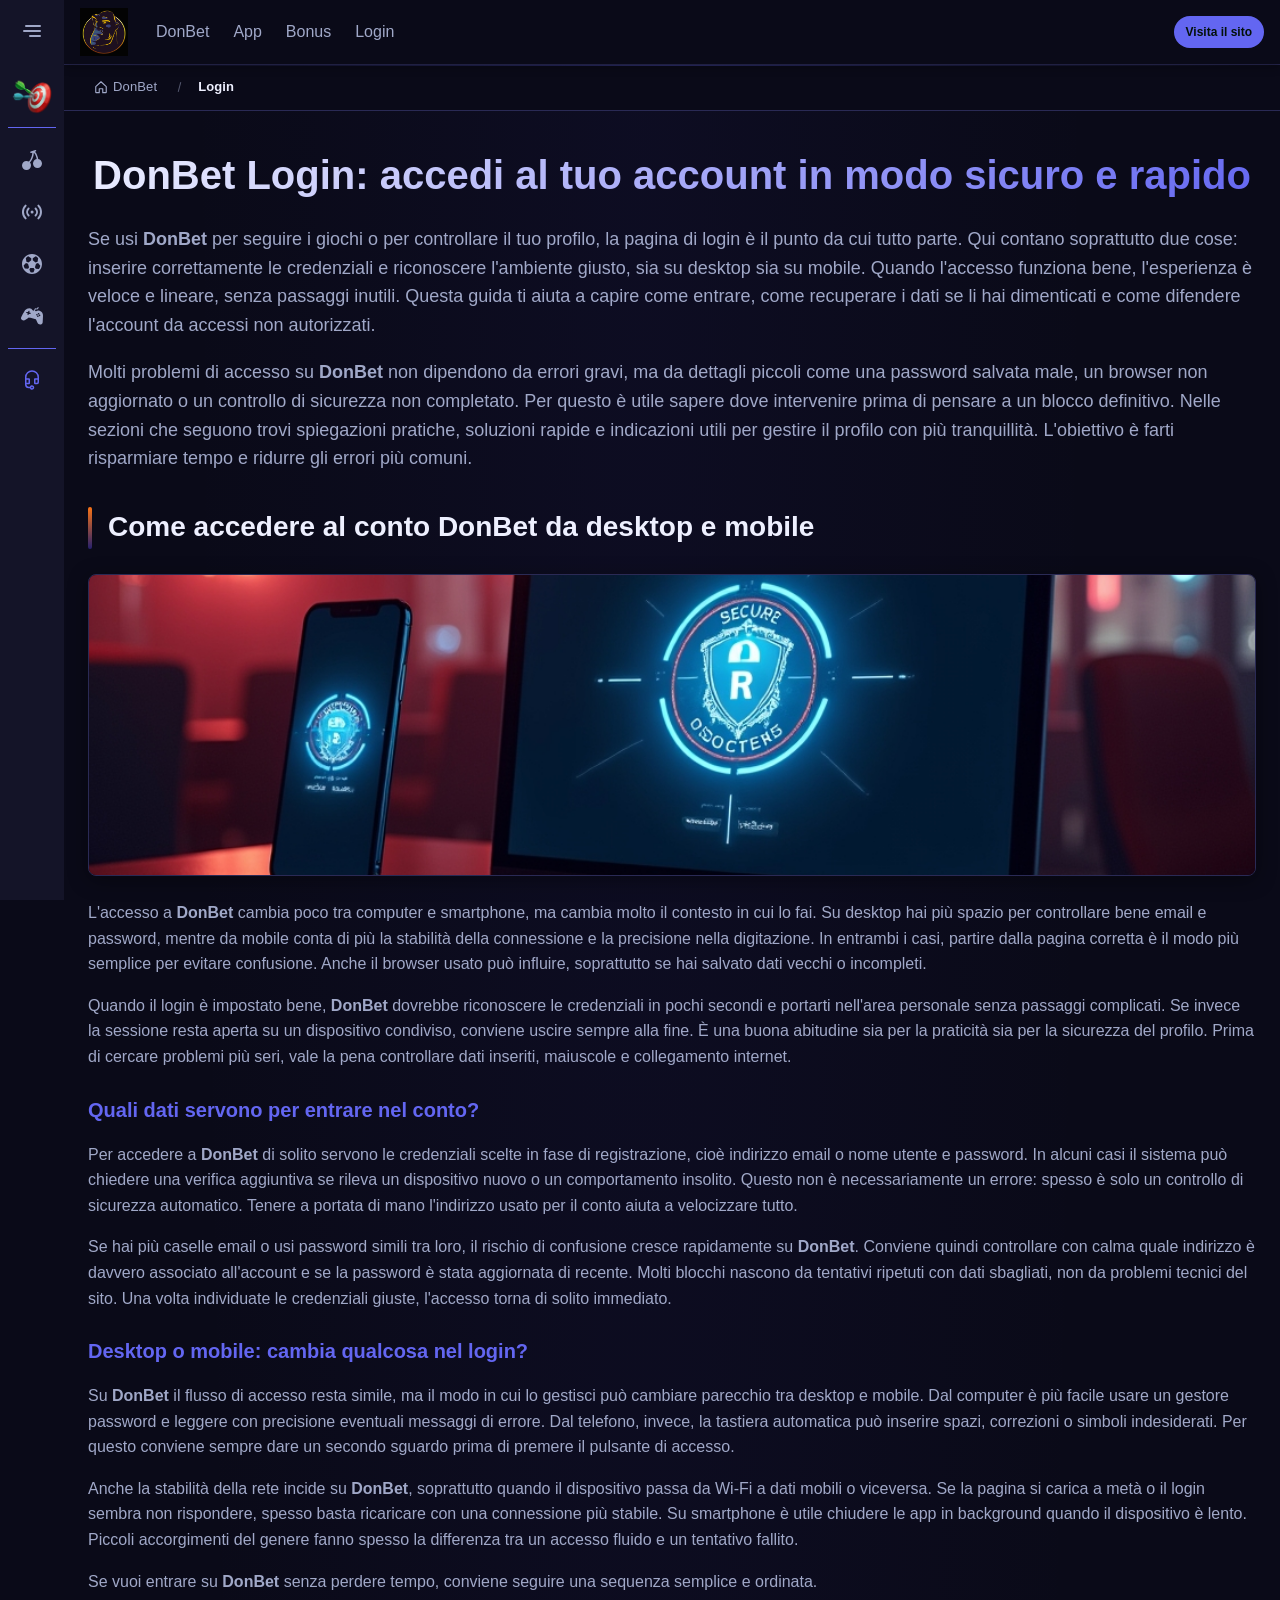
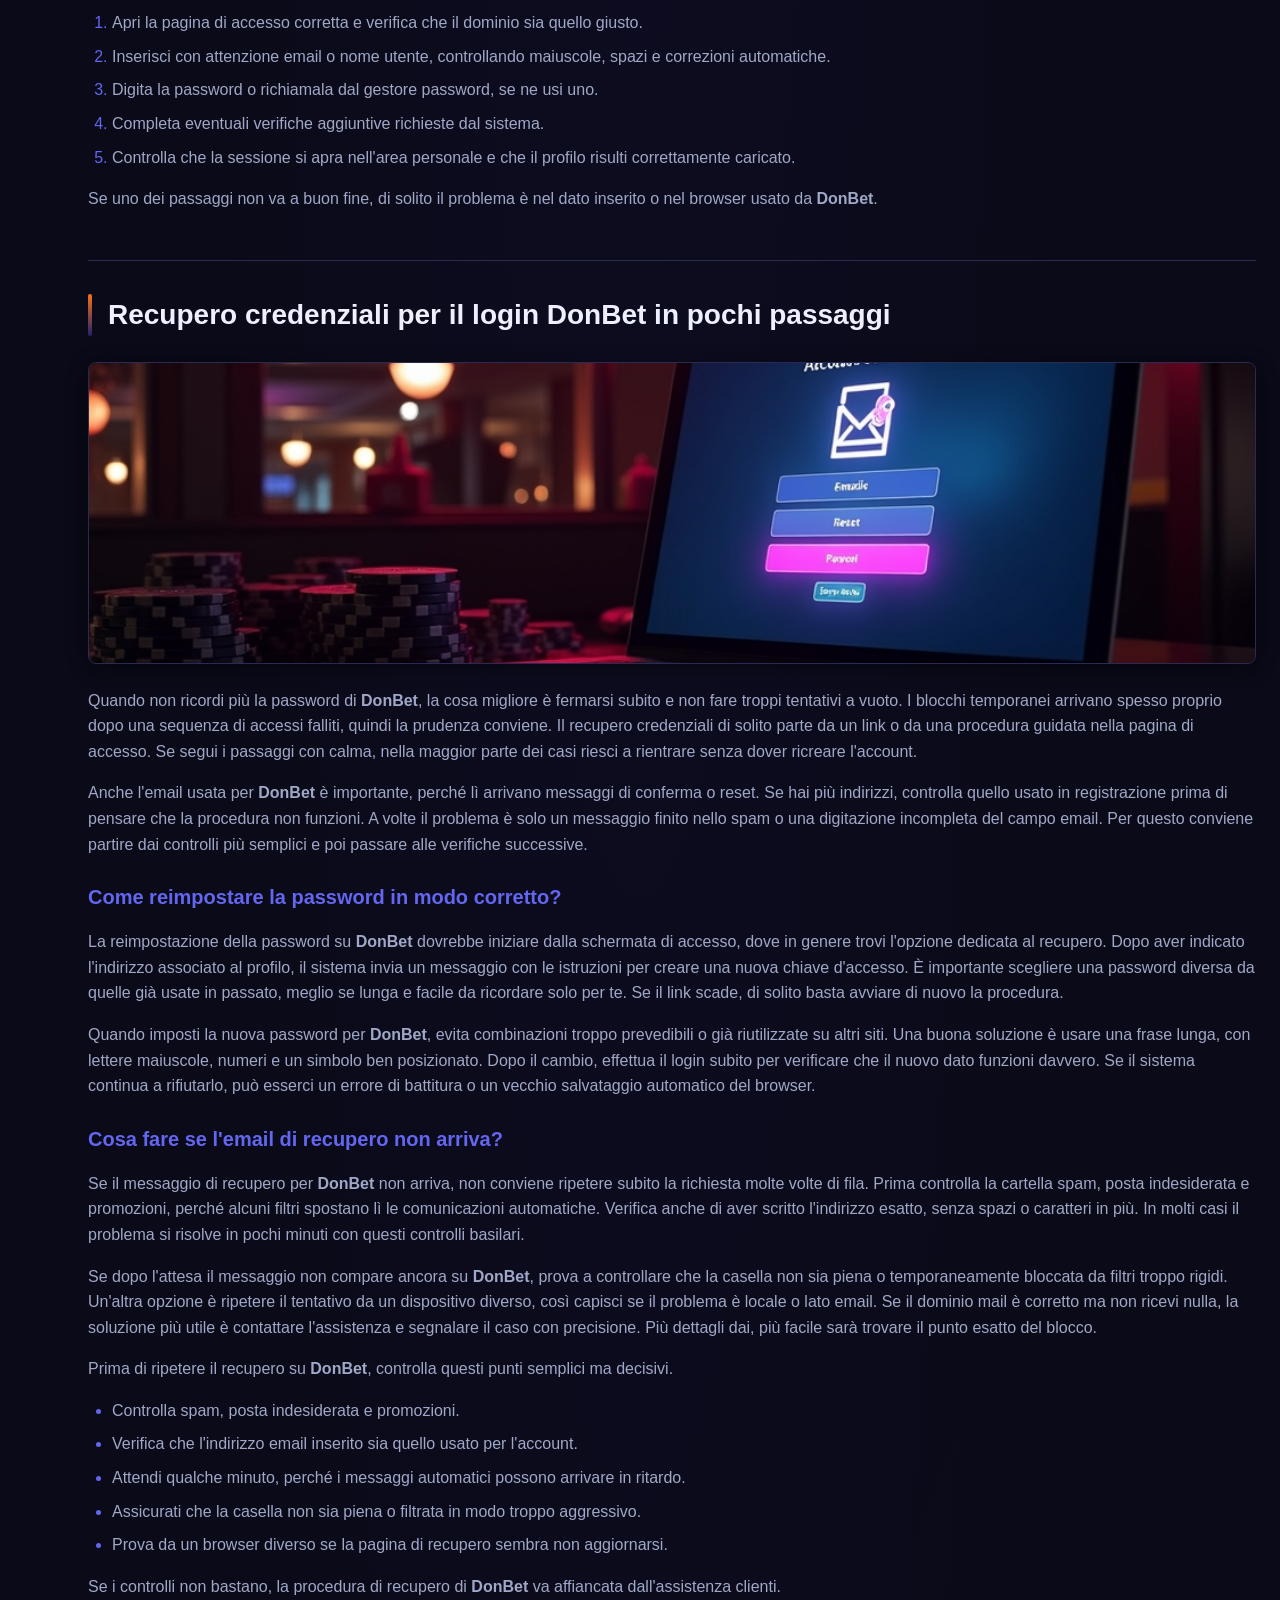
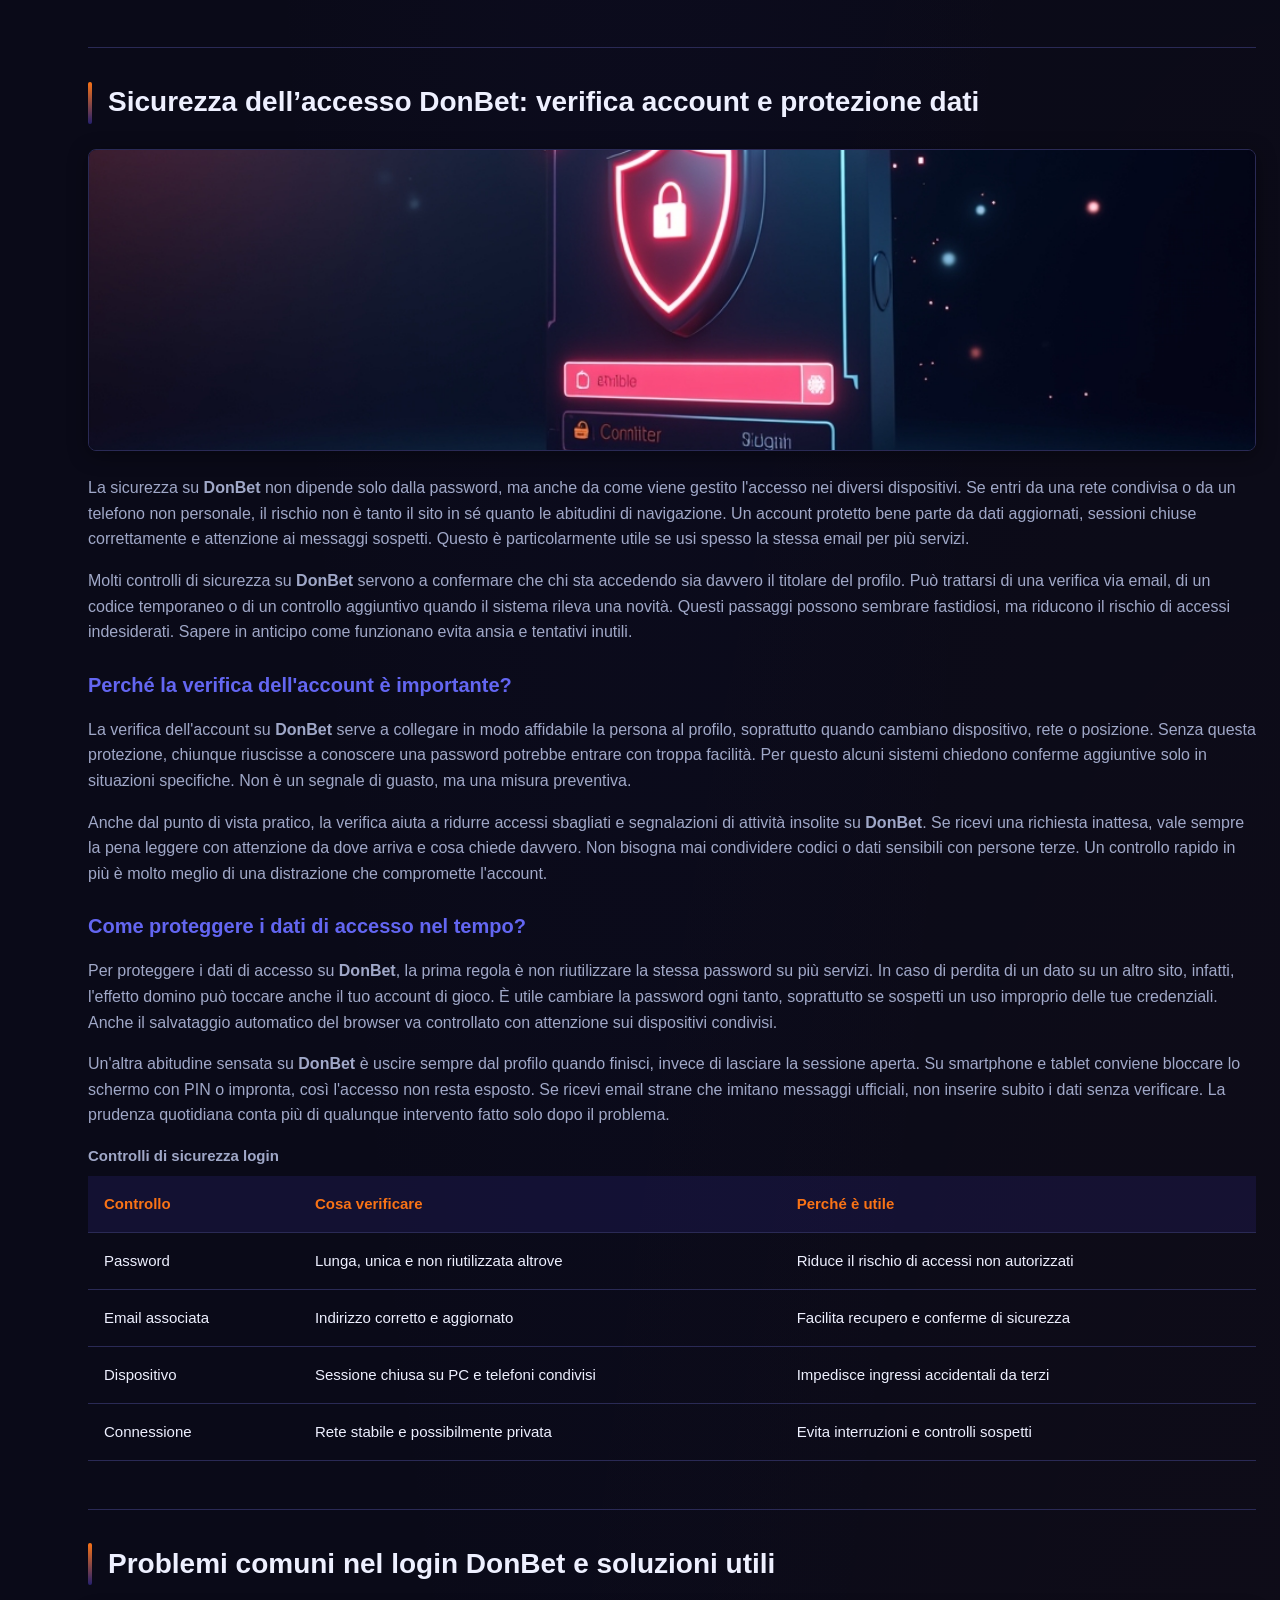
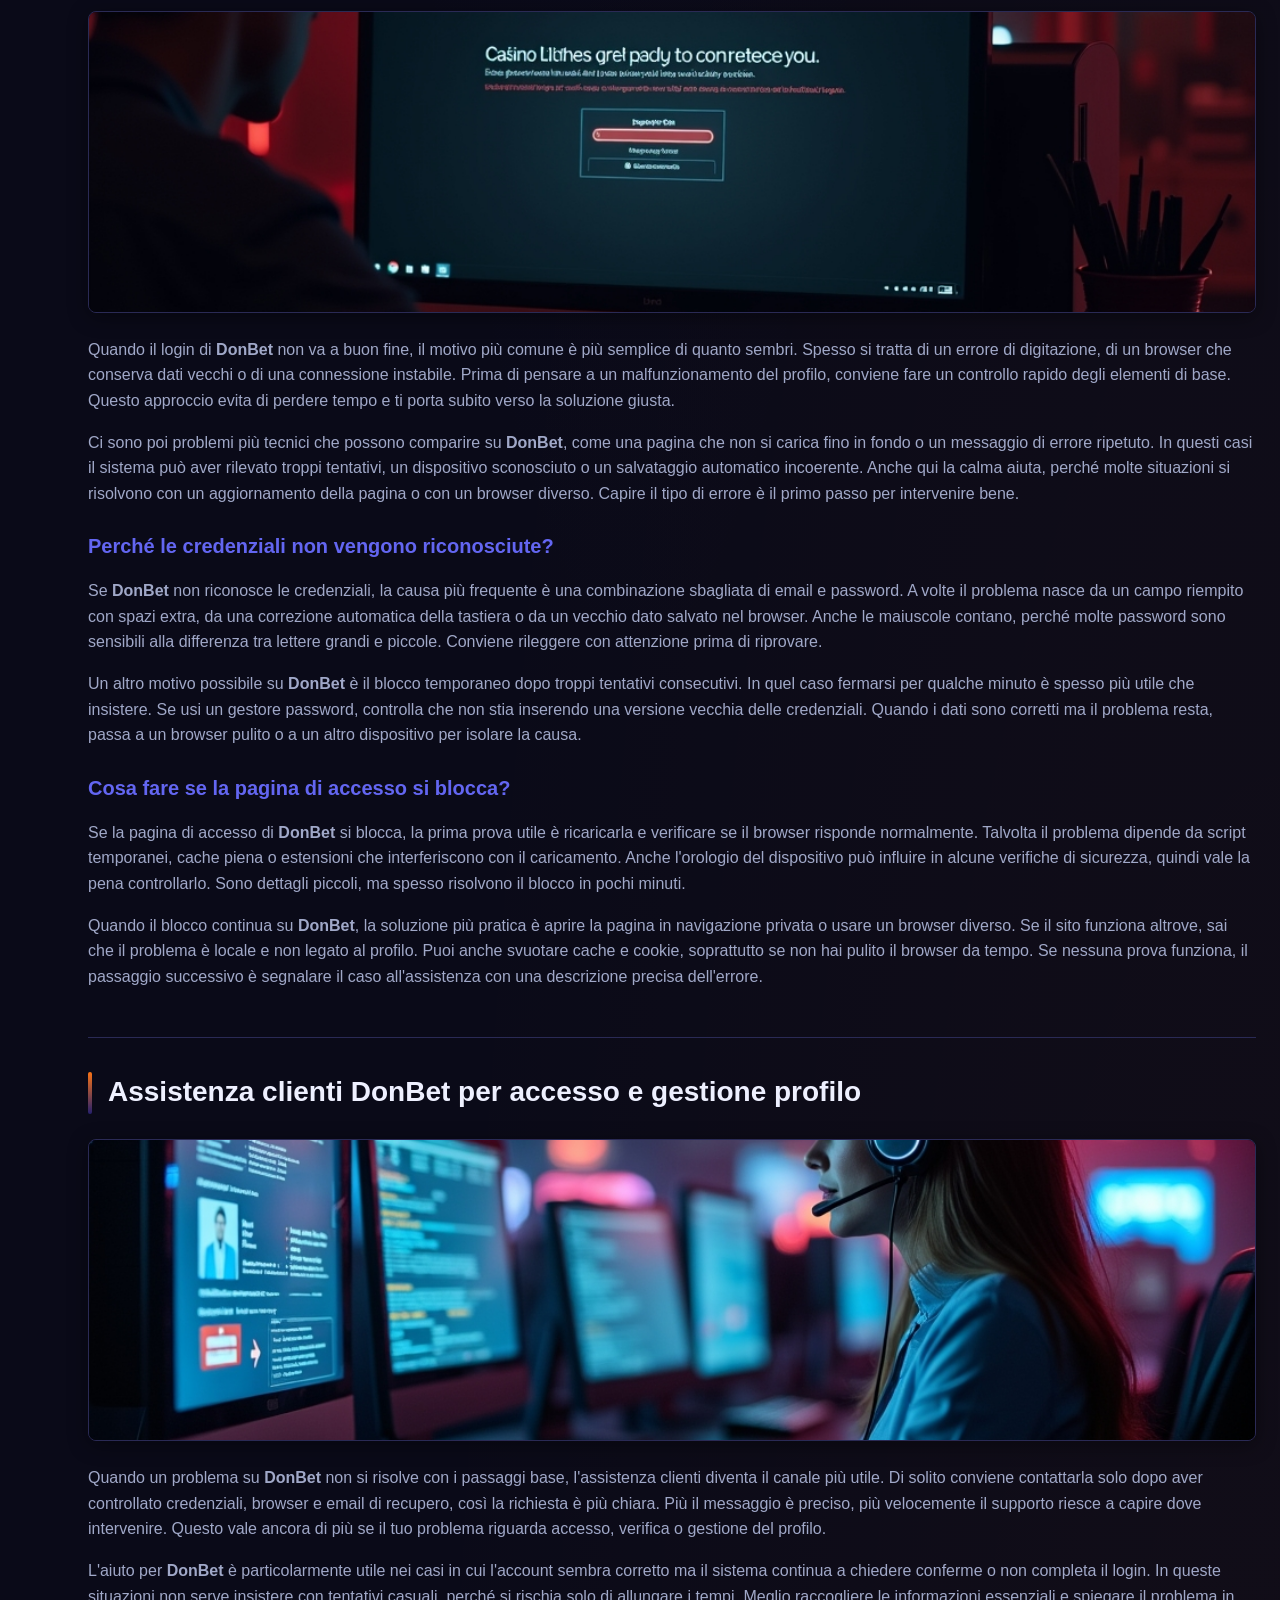
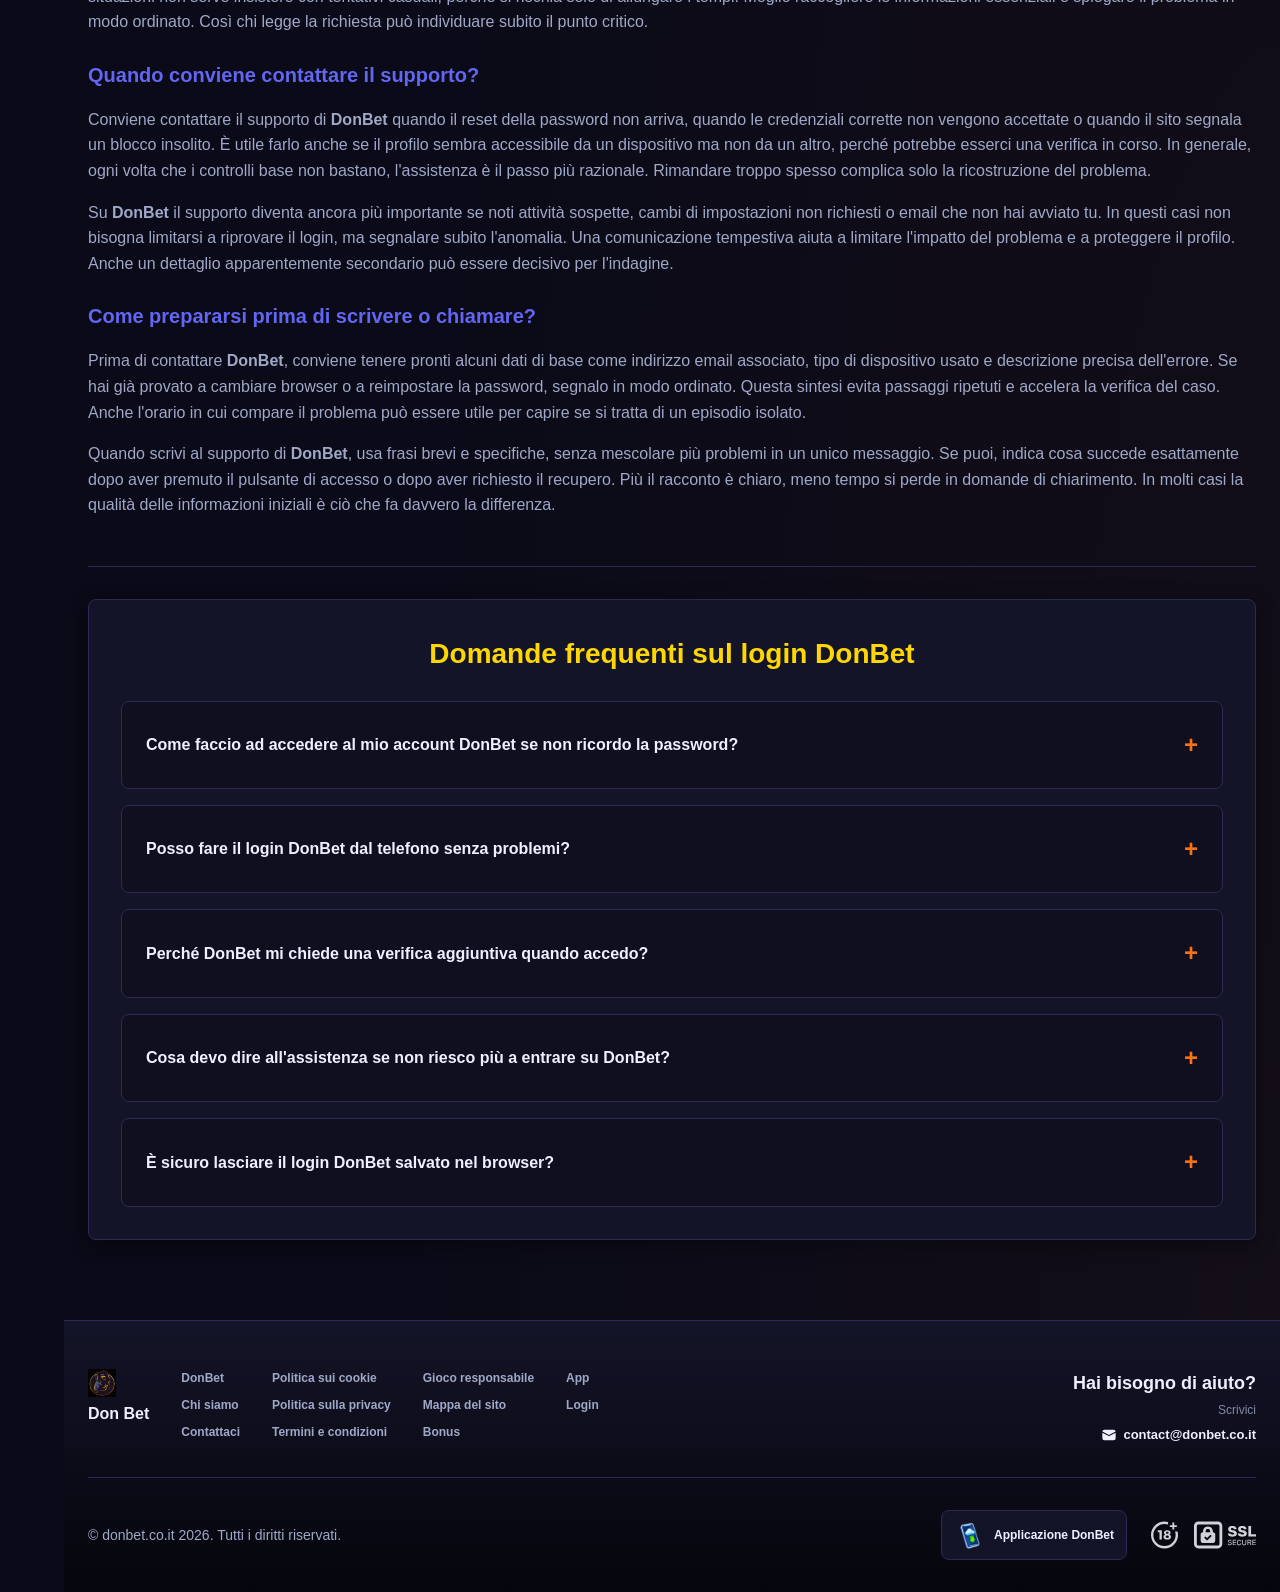
<file: login/index.html>
<!DOCTYPE html>
<html lang="it">
<head>
    <meta charset="UTF-8">
    <meta name="viewport" content="width=device-width, initial-scale=1.0">
    <meta http-equiv="X-UA-Compatible" content="IE=edge">
    <meta name="robots" content="index, follow">
    <meta name="revisit-after" content="7 days">
    <title>Donbet - Login sicuro e rapido all&#39;account online</title>
    <meta name="title" content="Donbet - Login sicuro e rapido all&#39;account online">
    <meta name="description" content="Donbet 🔒 accedi al tuo conto in modo sicuro, con recupero rapido via Donbet casino online per rientrare subito. Prova ora!">
    <meta name="keywords" content="Casino donbet, Donbet, Donbet scommesse sportive, Don bet, Donbet win, Donbet casino online, Donbet recensione, Donbet recensioni, Don bet casino, Donbet casino review, Donbet casino">

    <link rel="canonical" href="https://eventigreen.it/">

    <link rel="icon" type="image/png" sizes="32x32" href="/favicon-32x32.png">

    <meta property="og:title" content="Donbet - Login sicuro e rapido all&#39;account online">
    <meta property="og:description" content="Donbet 🔒 accedi al tuo conto in modo sicuro, con recupero rapido via Donbet casino online per rientrare subito. Prova ora!">
    <meta property="og:type" content="website">
    <meta property="og:url" content="https://eventigreen.it/login/">
    <meta property="og:site_name" content="Don Bet">
    <meta property="og:locale" content="it">
    <meta property="og:image" content="https://eventigreen.it/images/logo.png">

    <meta name="twitter:card" content="summary">
    <meta name="twitter:title" content="Donbet - Login sicuro e rapido all&#39;account online">
    <meta name="twitter:description" content="Donbet 🔒 accedi al tuo conto in modo sicuro, con recupero rapido via Donbet casino online per rientrare subito. Prova ora!">
    <meta name="twitter:url" content="https://eventigreen.it/login/">
    <meta name="twitter:image" content="https://eventigreen.it/images/logo.png">

    <link rel="stylesheet" href="/css/style.css">

    <link rel="stylesheet" href="/css/layout.css">

<meta name="googlebot" content="noarchive">
<link rel="alternate" hreflang="it-IT" href="https://donbet.co.it/it-IT/">
<link rel="alternate" hreflang="it" href="https://eventigreen.it/">
<link rel="alternate" hreflang="x-default" href="https://eventigreen.it/">
</head>
<body>
    <div class="nav-sidebar-35deafad isFull" id="navSidebar">
        <div class="nav-sidebar-content-35deafad">
            <div class="nav-sidebar-wrapped-35deafad">
                <div class="nav-sidebar-header-35deafad">
                    <button class="nav-sidebar-header-toggle-35deafad" aria-label="Toggle menu">
                        <span class="nav-sidebar-header-wrap-35deafad">
                            <svg class="m-icon-35deafad">
                                <use xlink:href="/assets/icons/sidebar/sprites.svg#hamburger-r"/>
                            </svg>
                        </span>
                    </button>
                </div>
                <div class="nav-sidebar-wrapped-content-35deafad hideScrollbar-35deafad">
                    <div class="divider-bottom-35deafad">
                        <div class="nav-card nav-sidebar-card--wrapped-35deafad">


                            <a href="/go" class="nav-card__button-35deafad"
                               title="Missioni" rel="noindex nofollow">
                                <img src="/assets/icons/sidebar/missions.webp"
                                     alt="Missioni Donbet casino"
                                     title="Missioni Donbet casino"
                                     class="nav-card__img-35deafad">
                            </a>
                        </div>
                    </div>

                        <div class="nav-sidebar-wrapped-item-35deafad">
                            <a href="/go" title="Tutti i giochi"
                               class="nav-sidebar-icon-35deafad" rel="noindex nofollow">
                                <svg class="m-icon-35deafad">
                                    <use xlink:href="/assets/icons/sidebar/sprites.svg#all-games"/>
                                </svg>
                            </a>
                        </div>
                        <div class="nav-sidebar-wrapped-item-35deafad">
                            <a href="/go" title="Live"
                               class="nav-sidebar-icon-35deafad" rel="noindex nofollow">
                                <svg class="m-icon-35deafad">
                                    <use xlink:href="/assets/icons/sidebar/sprites.svg#live"/>
                                </svg>
                            </a>
                        </div>
                        <div class="nav-sidebar-wrapped-item-35deafad">
                            <a href="/go" title="Sport"
                               class="nav-sidebar-icon-35deafad" rel="noindex nofollow">
                                <svg class="m-icon-35deafad">
                                    <use xlink:href="/assets/icons/sidebar/sprites.svg#sport-soccer"/>
                                </svg>
                            </a>
                        </div>
                        <div class="nav-sidebar-wrapped-item-35deafad">
                            <a href="/go" title="Esports"
                               class="nav-sidebar-icon-35deafad" rel="noindex nofollow">
                                <svg class="m-icon-35deafad">
                                    <use xlink:href="/assets/icons/sidebar/sprites.svg#target-gamepad"/>
                                </svg>
                            </a>
                        </div>

                    <div class="divider-top-35deafad">
                        <a href="/go" title="Supporto"
                           class="nav-sidebar-support-wrapped-35deafad nav-sidebar-icon-35deafad" rel="noindex nofollow">
                            <svg class="m-icon-35deafad">
                                <use xlink:href="/assets/icons/sidebar/sprites.svg#support"/>
                            </svg>
                        </a>
                    </div>
                </div>
            </div>
        </div>
    </div>

    <div class="nav-sidebar-expanded-35deafad" id="navSidebarExpanded">
        <div class="nav-sidebar-header-35deafad">
            <button class="nav-sidebar-header-toggle-35deafad" aria-label="Close menu">
                <span class="nav-sidebar-header-wrap-35deafad">
                    <svg class="m-icon-35deafad">
                        <use xlink:href="/assets/icons/sidebar/sprites.svg#cross"/>
                    </svg>
                </span>
            </button>
                <a href="/" class="nav-logo-35deafad nav-sidebar-header-logo-35deafad" title="Don Bet">
                    <img src="/images/logo.png" alt="Don Bet" title="Don Bet">
                </a>
        </div>
        <div class="nav-sidebar-expanded-content-35deafad">
            <div class="nav-sidebar-expanded-scrollY-35deafad hideScrollbar-35deafad nav-sidebar-expanded--gap-35deafad">
                <div class="nav-sidebar-expanded-cards-35deafad">


                        <div class="nav-card nav-sidebar-card-35deafad">
                            <a href="/go" class="nav-card__button-35deafad"
                               title="Bonus" rel="noindex nofollow">
                                <img src="/assets/icons/sidebar/bonus.webp" alt="Bonus Donbet recensione"
                                     title="Bonus Donbet recensione" class="nav-card__img-35deafad">
                                <span class="nav-card__title-35deafad">Bonus</span>
                            </a>
                        </div>


                        <div class="nav-card nav-sidebar-card-35deafad">
                            <a href="/go" class="nav-card__button-35deafad"
                               title="Missioni" rel="noindex nofollow">
                                <img src="/assets/icons/sidebar/missions.webp" alt="Missioni Donbet casino"
                                     title="Missioni Donbet casino" class="nav-card__img-35deafad">
                                <span class="nav-card__title-35deafad">Missioni</span>
                            </a>
                        </div>

                    <div class="nav-sidebar-cards-grid-35deafad">


                            <div class="nav-card nav-sidebar-card-35deafad">
                                <a href="/go" class="nav-card__button-35deafad"
                                   title="Ruota" rel="noindex nofollow">
                                    <img src="/assets/icons/sidebar/wheel.gif" alt="Ruota Donbet recensioni"
                                         title="Ruota Donbet recensioni" class="nav-card__img-35deafad">
                                    <span class="nav-card__title-35deafad">Ruota</span>
                                </a>
                            </div>


                            <div class="nav-card nav-sidebar-card-35deafad">
                                <a href="/go" class="nav-card__button-35deafad"
                                   title="Fedeltà" rel="noindex nofollow">
                                    <img src="/assets/icons/sidebar/loyalty.webp" alt="Fedeltà Donbet"
                                         title="Fedeltà Donbet" class="nav-card__img-35deafad">
                                    <span class="nav-card__title-35deafad">Fedeltà</span>
                                </a>
                            </div>


                            <div class="nav-card nav-sidebar-card-35deafad">
                                <a href="/go" class="nav-card__button-35deafad"
                                   title="Cashback" rel="noindex nofollow">
                                    <img src="/assets/icons/sidebar/cashback.webp" alt="Cashback Donbet casino online"
                                         title="Cashback Donbet casino online" class="nav-card__img-35deafad">
                                    <span class="nav-card__title-35deafad">Cashback</span>
                                </a>
                            </div>


                            <div class="nav-card nav-sidebar-card-35deafad">
                                <a href="/go" class="nav-card__button-35deafad"
                                   title="Club VIP" rel="noindex nofollow">
                                    <img src="/assets/icons/sidebar/vipclub.webp" alt="Club VIP Donbet casino online"
                                         title="Club VIP Donbet casino online" class="nav-card__img-35deafad">
                                    <span class="nav-card__title-35deafad">Club VIP</span>
                                </a>
                            </div>


                            <div class="nav-card nav-sidebar-card-35deafad">
                                <a href="/go" class="nav-card__button-35deafad"
                                   title="Promozioni" rel="noindex nofollow">
                                    <img src="/assets/icons/sidebar/promotions.webp" alt="Promozioni Donbet casino online"
                                         title="Promozioni Donbet casino online" class="nav-card__img-35deafad">
                                    <span class="nav-card__title-35deafad">Promozioni</span>
                                </a>
                            </div>
                    </div>
                </div>

                <ul class="nav-sidebar-items-35deafad nav-sidebar-expanded-items-35deafad">
                        <li class="nav-sidebar-items-item">
                            <a href="/go" class="nav-sidebar-items-dropdown"
                               title="Tutti i giochi" rel="noindex nofollow">
                                <div class="nav-sidebar-items-title-35deafad nav-sidebar-items-title--light-35deafad">
                                    <div class="m-icon-container-35deafad nav-sidebar-item-icon-35deafad">
                                        <svg class="m-icon-35deafad">
                                            <use xlink:href="/assets/icons/sidebar/sprites.svg#all-games"/>
                                        </svg>
                                    </div>
                                    <span>Tutti i giochi</span>
                                </div>
                            </a>
                        </li>
                        <li class="nav-sidebar-items-item">
                            <a href="/go" class="nav-sidebar-items-dropdown"
                               title="Live" rel="noindex nofollow">
                                <div class="nav-sidebar-items-title-35deafad nav-sidebar-items-title--light-35deafad">
                                    <div class="m-icon-container-35deafad nav-sidebar-item-icon-35deafad">
                                        <svg class="m-icon-35deafad">
                                            <use xlink:href="/assets/icons/sidebar/sprites.svg#live"/>
                                        </svg>
                                    </div>
                                    <span>Live</span>
                                </div>
                            </a>
                        </li>
                        <li class="nav-sidebar-items-item">
                            <a href="/go" class="nav-sidebar-items-dropdown"
                               title="Sport" rel="noindex nofollow">
                                <div class="nav-sidebar-items-title-35deafad nav-sidebar-items-title--light-35deafad">
                                    <div class="m-icon-container-35deafad nav-sidebar-item-icon-35deafad">
                                        <svg class="m-icon-35deafad">
                                            <use xlink:href="/assets/icons/sidebar/sprites.svg#sport-soccer"/>
                                        </svg>
                                    </div>
                                    <span>Sport</span>
                                </div>
                            </a>
                        </li>
                        <li class="nav-sidebar-items-item">
                            <a href="/go" class="nav-sidebar-items-dropdown"
                               title="Esports" rel="noindex nofollow">
                                <div class="nav-sidebar-items-title-35deafad nav-sidebar-items-title--light-35deafad">
                                    <div class="m-icon-container-35deafad nav-sidebar-item-icon-35deafad">
                                        <svg class="m-icon-35deafad">
                                            <use xlink:href="/assets/icons/sidebar/sprites.svg#target-gamepad"/>
                                        </svg>
                                    </div>
                                    <span>Esports</span>
                                </div>
                            </a>
                        </li>
                </ul>

                <ul class="nav-sidebar-items-35deafad nav-sidebar-expanded-items-35deafad flex-1-35deafad"></ul>

                <div class="nav-sidebar-expanded-support-35deafad">
                    <div class="nav-sidebar-expanded-support-help-35deafad">
                        <a href="/go" title="Supporto"
                           class="m-button-35deafad m-button--success-35deafad m-button--m-35deafad nav-sidebar-support-35deafad"
                           rel="noindex nofollow">
                            <div class="m-button-content-35deafad">
                                <svg class="m-icon-35deafad">
                                    <use xlink:href="/assets/icons/sidebar/sprites.svg#support"/>
                                </svg>
                                Supporto
                            </div>
                        </a>
                    </div>
                </div>

                <div class="nav-sidebar-expanded-app-links-35deafad">
                    <a href="/go" class="footer-app-button-35deafad"
                       title="Applicazione DonBet" rel="noindex nofollow">
                        <img class="footer-app-button-image-35deafad"
                             alt="Applicazione DonBet"
                             title="Applicazione DonBet"
                             src="/assets/icons/mobile/app-button-icon.webp">
                        <div class="footer-app-button-text-35deafad">
                            <p class="m-text-35deafad m-fs12-35deafad m-fw700-35deafad m-lh160-35deafad footer-app-button-title-35deafad">Applicazione DonBet</p>
                            <p class="m-text-35deafad m-fs10-35deafad m-fw500-35deafad m-lh160-35deafad footer-app-button-description-35deafad"
                               style="color: #ffffff;">Installa la nostra app</p>
                        </div>
                    </a>
                </div>
            </div>
        </div>
    </div>

    <div class="bottom-overlays-35deafad">
        <div class="bottom-action-buttons-35deafad bottom-overlays__action-buttons-35deafad">
            <div class="bottom-communication-button-35deafad">
                <button class="m-button-35deafad m-gradient-border m-button--secondary-35deafad m-button--m-35deafad scroll-top-btn-35deafad"
                        aria-label="Scroll to top" title="Scroll to top">
                    <div class="m-icon-container-35deafad">
                        <span class="scroll-top-arrow-35deafad">&uarr;</span>
                    </div>
                </button>
            </div>
        </div>

        <nav class="mobile-nav-35deafad" aria-label="Mobile navigation">
            <div class="mobile-nav-wrap-35deafad">
                <a href="/go" title="Tutti i giochi"
                   rel="noindex nofollow" target="_blank">
                    <div class="mobile-nav-item-35deafad">
                        <div class="mobile-nav-item__icon-wrap-35deafad">
                            <svg class="m-icon-35deafad m-icon-loadable mobile-nav-item__icon-35deafad">
                                <use xlink:href="/assets/icons/sidebar/sprites.svg#all-games"/>
                            </svg>
                        </div>
                        <p class="m-text-35deafad m-fs10-35deafad m-fw600-35deafad m-lh160-35deafad m-text-center-35deafad mobile-nav-item__text-35deafad">Tutti i giochi</p>
                    </div>
                </a>

                <a href="/go" title="Sport"
                   rel="noindex nofollow" target="_blank">
                    <div class="mobile-nav-item-35deafad">
                        <div class="mobile-nav-item__icon-wrap-35deafad">
                            <svg class="m-icon-35deafad m-icon-loadable mobile-nav-item__icon-35deafad">
                                <use xlink:href="/assets/icons/sidebar/sprites.svg#sport-soccer"/>
                            </svg>
                        </div>
                        <p class="m-text-35deafad m-fs10-35deafad m-fw600-35deafad m-lh160-35deafad m-text-center-35deafad mobile-nav-item__text-35deafad">Sport</p>
                    </div>
                </a>

                <div class="mobile-nav-item-35deafad">
                    <a href="/go"
                       class="m-button-35deafad m-gradient-border m-button--primary-35deafad m-button--m-35deafad mobile-nav-item__icon-wrap-35deafad"
                       title="Visita il sito"
                       rel="noindex nofollow" target="_blank">
                        <div class="m-button-content-35deafad">
                            <svg class="m-icon-35deafad m-icon-loadable mobile-nav-item__icon-35deafad">
                                <use xlink:href="/assets/icons/sidebar/sprites.svg#person"/>
                            </svg>
                        </div>
                    </a>
                    <p class="m-text-35deafad m-fs10-35deafad m-fw600-35deafad m-lh160-35deafad m-text-center-35deafad mobile-nav-item__text-35deafad">Visita il sito</p>
                </div>

                <a href="/go" title="Bonus"
                   rel="noindex nofollow" target="_blank">
                    <div class="mobile-nav-item-35deafad">
                        <div class="mobile-nav-item__icon-wrap-35deafad">
                            <svg class="m-icon-35deafad m-icon-loadable mobile-nav-item__icon-35deafad">
                                <use xlink:href="/assets/icons/sidebar/sprites.svg#gift"/>
                            </svg>
                        </div>
                        <p class="m-text-35deafad m-fs10-35deafad m-fw600-35deafad m-lh160-35deafad m-text-center-35deafad mobile-nav-item__text-35deafad">Bonus</p>
                    </div>
                </a>

                <a href="/go" title="Missioni"
                   rel="noindex nofollow" target="_blank">
                    <div class="mobile-nav-item-35deafad">
                        <div class="mobile-nav-item__icon-wrap-35deafad">
                            <svg class="m-icon-35deafad m-icon-loadable mobile-nav-item__icon-35deafad">
                                <use xlink:href="/assets/icons/sidebar/sprites.svg#activities"/>
                            </svg>
                        </div>
                        <p class="m-text-35deafad m-fs10-35deafad m-fw600-35deafad m-lh160-35deafad m-text-center-35deafad mobile-nav-item__text-35deafad">Missioni</p>
                    </div>
                </a>
            </div>
        </nav>
    </div>


    <div class="site-wrapper-35deafad with-sidebar-35deafad">
<nav class="main-nav-35deafad">
    <div class="main-nav-content-35deafad">
        <div class="main-nav-content-left-35deafad">
            <button class="main-nav-content-toggle-35deafad nav-sidebar-header-toggle-35deafad" aria-label="Toggle menu" aria-expanded="false">
                <svg class="m-icon-35deafad m-icon-loadable">
                    <use xlink:href="/assets/icons/sidebar/sprites.svg#hamburger"/>
                </svg>
            </button>

            <a href="/" class="nav-logo-35deafad main-nav-logo-35deafad" title="Don Bet">
                <img src="/images/logo.png" alt="Don Bet" title="Don Bet">
            </a>
        </div>

        <div class="main-nav-content-center-35deafad">
            <a href="/" class="nav-link-35deafad" title="DonBet">DonBet</a>
            <a href="/app/" class="nav-link-35deafad" title="App">App</a>
            <a href="/bonus/" class="nav-link-35deafad" title="Bonus">Bonus</a>
            <a href="/login/" class="nav-link-35deafad" title="Login">Login</a>
        </div>

        <div class="main-nav-content-auth-35deafad">
            <a class="m-button-35deafad m-gradient-border m-button--primary-35deafad m-button--s-35deafad"
               href="/go" title="Visita il sito"
               rel="noindex nofollow" target="_blank">
                <div class="m-button-content-35deafad">Visita il sito</div>
            </a>
        </div>
    </div>
</nav><div class="breadcrumb-bar-35deafad">
    <div class="container-35deafad">
        <nav class="breadcrumbs-35deafad" aria-label="Breadcrumb">
            <ol class="breadcrumb-list-35deafad">
                <li class="breadcrumb-item-35deafad">
                    <a href="/" title="DonBet">
                        <svg class="breadcrumb-home-icon-35deafad" viewBox="0 0 16 16" fill="none" aria-hidden="true">
                            <path d="M2 7.5L8 2l6 5.5V14a.5.5 0 0 1-.5.5H10V10H6v4.5H2.5A.5.5 0 0 1 2 14V7.5Z" stroke="currentColor" stroke-width="1.3" stroke-linejoin="round"/>
                        </svg>
                        <span>DonBet</span>
                    </a>
                </li>
                <li class="breadcrumb-item-35deafad current-35deafad" aria-current="page">
                    Login
                </li>
            </ol>
        </nav>
    </div>
</div>

        <main class="main-content-35deafad">
<article class="page-content-35deafad">
    <div class="container-35deafad">




        <header class="page-header-35deafad">
            <h1>DonBet Login: accedi al tuo account in modo sicuro e rapido</h1>
            <div class="intro-35deafad">
                <p>Se usi <strong>DonBet</strong> per seguire i giochi o per controllare il tuo profilo, la pagina di login è il punto da cui tutto parte. Qui contano soprattutto due cose: inserire correttamente le credenziali e riconoscere l'ambiente giusto, sia su desktop sia su mobile. Quando l'accesso funziona bene, l'esperienza è veloce e lineare, senza passaggi inutili. Questa guida ti aiuta a capire come entrare, come recuperare i dati se li hai dimenticati e come difendere l'account da accessi non autorizzati.</p>
                <p>Molti problemi di accesso su <strong>DonBet</strong> non dipendono da errori gravi, ma da dettagli piccoli come una password salvata male, un browser non aggiornato o un controllo di sicurezza non completato. Per questo è utile sapere dove intervenire prima di pensare a un blocco definitivo. Nelle sezioni che seguono trovi spiegazioni pratiche, soluzioni rapide e indicazioni utili per gestire il profilo con più tranquillità. L'obiettivo è farti risparmiare tempo e ridurre gli errori più comuni.</p>
            </div>
        </header>


        <section class="content-section-35deafad card-35deafad">
            <h2>Come accedere al conto DonBet da desktop e mobile</h2>

            <div class="section-image-35deafad">
                <img src="/images/accesso-desktop-mobile.png" alt="Schermo di login su laptop e smartphone in un ambiente da gioco scuro" title="Schermo di login su laptop e smartphone in un ambiente da gioco scuro" loading="lazy">
            </div>

            <p>L'accesso a <strong>DonBet</strong> cambia poco tra computer e smartphone, ma cambia molto il contesto in cui lo fai. Su desktop hai più spazio per controllare bene email e password, mentre da mobile conta di più la stabilità della connessione e la precisione nella digitazione. In entrambi i casi, partire dalla pagina corretta è il modo più semplice per evitare confusione. Anche il browser usato può influire, soprattutto se hai salvato dati vecchi o incompleti.</p>
            <p>Quando il login è impostato bene, <strong>DonBet</strong> dovrebbe riconoscere le credenziali in pochi secondi e portarti nell'area personale senza passaggi complicati. Se invece la sessione resta aperta su un dispositivo condiviso, conviene uscire sempre alla fine. È una buona abitudine sia per la praticità sia per la sicurezza del profilo. Prima di cercare problemi più seri, vale la pena controllare dati inseriti, maiuscole e collegamento internet.</p>

                
        <h3>Quali dati servono per entrare nel conto?</h3>
            <p>Per accedere a <strong>DonBet</strong> di solito servono le credenziali scelte in fase di registrazione, cioè indirizzo email o nome utente e password. In alcuni casi il sistema può chiedere una verifica aggiuntiva se rileva un dispositivo nuovo o un comportamento insolito. Questo non è necessariamente un errore: spesso è solo un controllo di sicurezza automatico. Tenere a portata di mano l'indirizzo usato per il conto aiuta a velocizzare tutto.</p>
            <p>Se hai più caselle email o usi password simili tra loro, il rischio di confusione cresce rapidamente su <strong>DonBet</strong>. Conviene quindi controllare con calma quale indirizzo è davvero associato all'account e se la password è stata aggiornata di recente. Molti blocchi nascono da tentativi ripetuti con dati sbagliati, non da problemi tecnici del sito. Una volta individuate le credenziali giuste, l'accesso torna di solito immediato.</p>



                
        <h3>Desktop o mobile: cambia qualcosa nel login?</h3>
            <p>Su <strong>DonBet</strong> il flusso di accesso resta simile, ma il modo in cui lo gestisci può cambiare parecchio tra desktop e mobile. Dal computer è più facile usare un gestore password e leggere con precisione eventuali messaggi di errore. Dal telefono, invece, la tastiera automatica può inserire spazi, correzioni o simboli indesiderati. Per questo conviene sempre dare un secondo sguardo prima di premere il pulsante di accesso.</p>
            <p>Anche la stabilità della rete incide su <strong>DonBet</strong>, soprattutto quando il dispositivo passa da Wi‑Fi a dati mobili o viceversa. Se la pagina si carica a metà o il login sembra non rispondere, spesso basta ricaricare con una connessione più stabile. Su smartphone è utile chiudere le app in background quando il dispositivo è lento. Piccoli accorgimenti del genere fanno spesso la differenza tra un accesso fluido e un tentativo fallito.</p>



                
        <p>Se vuoi entrare su <strong>DonBet</strong> senza perdere tempo, conviene seguire una sequenza semplice e ordinata.</p>
        <ol class="content-list-35deafad content-list--ordered">
                <li>Apri la pagina di accesso corretta e verifica che il dominio sia quello giusto.</li>
                <li>Inserisci con attenzione email o nome utente, controllando maiuscole, spazi e correzioni automatiche.</li>
                <li>Digita la password o richiamala dal gestore password, se ne usi uno.</li>
                <li>Completa eventuali verifiche aggiuntive richieste dal sistema.</li>
                <li>Controlla che la sessione si apra nell'area personale e che il profilo risulti correttamente caricato.</li>
        </ol>
        <p>Se uno dei passaggi non va a buon fine, di solito il problema è nel dato inserito o nel browser usato da <strong>DonBet</strong>.</p>



        </section>
        <section class="content-section-35deafad card-35deafad">
            <h2>Recupero credenziali per il login DonBet in pochi passaggi</h2>

            <div class="section-image-35deafad">
                <img src="/images/recupero-credenziali.png" alt="Schermo di recupero password con email di reset in un ambiente scuro" title="Schermo di recupero password con email di reset in un ambiente scuro" loading="lazy">
            </div>

            <p>Quando non ricordi più la password di <strong>DonBet</strong>, la cosa migliore è fermarsi subito e non fare troppi tentativi a vuoto. I blocchi temporanei arrivano spesso proprio dopo una sequenza di accessi falliti, quindi la prudenza conviene. Il recupero credenziali di solito parte da un link o da una procedura guidata nella pagina di accesso. Se segui i passaggi con calma, nella maggior parte dei casi riesci a rientrare senza dover ricreare l'account.</p>
            <p>Anche l'email usata per <strong>DonBet</strong> è importante, perché lì arrivano messaggi di conferma o reset. Se hai più indirizzi, controlla quello usato in registrazione prima di pensare che la procedura non funzioni. A volte il problema è solo un messaggio finito nello spam o una digitazione incompleta del campo email. Per questo conviene partire dai controlli più semplici e poi passare alle verifiche successive.</p>

                
        <h3>Come reimpostare la password in modo corretto?</h3>
            <p>La reimpostazione della password su <strong>DonBet</strong> dovrebbe iniziare dalla schermata di accesso, dove in genere trovi l'opzione dedicata al recupero. Dopo aver indicato l'indirizzo associato al profilo, il sistema invia un messaggio con le istruzioni per creare una nuova chiave d'accesso. È importante scegliere una password diversa da quelle già usate in passato, meglio se lunga e facile da ricordare solo per te. Se il link scade, di solito basta avviare di nuovo la procedura.</p>
            <p>Quando imposti la nuova password per <strong>DonBet</strong>, evita combinazioni troppo prevedibili o già riutilizzate su altri siti. Una buona soluzione è usare una frase lunga, con lettere maiuscole, numeri e un simbolo ben posizionato. Dopo il cambio, effettua il login subito per verificare che il nuovo dato funzioni davvero. Se il sistema continua a rifiutarlo, può esserci un errore di battitura o un vecchio salvataggio automatico del browser.</p>



                
        <h3>Cosa fare se l&#39;email di recupero non arriva?</h3>
            <p>Se il messaggio di recupero per <strong>DonBet</strong> non arriva, non conviene ripetere subito la richiesta molte volte di fila. Prima controlla la cartella spam, posta indesiderata e promozioni, perché alcuni filtri spostano lì le comunicazioni automatiche. Verifica anche di aver scritto l'indirizzo esatto, senza spazi o caratteri in più. In molti casi il problema si risolve in pochi minuti con questi controlli basilari.</p>
            <p>Se dopo l'attesa il messaggio non compare ancora su <strong>DonBet</strong>, prova a controllare che la casella non sia piena o temporaneamente bloccata da filtri troppo rigidi. Un'altra opzione è ripetere il tentativo da un dispositivo diverso, così capisci se il problema è locale o lato email. Se il dominio mail è corretto ma non ricevi nulla, la soluzione più utile è contattare l'assistenza e segnalare il caso con precisione. Più dettagli dai, più facile sarà trovare il punto esatto del blocco.</p>



                
        <p>Prima di ripetere il recupero su <strong>DonBet</strong>, controlla questi punti semplici ma decisivi.</p>
        <ul class="content-list-35deafad">
                <li>Controlla spam, posta indesiderata e promozioni.</li>
                <li>Verifica che l'indirizzo email inserito sia quello usato per l'account.</li>
                <li>Attendi qualche minuto, perché i messaggi automatici possono arrivare in ritardo.</li>
                <li>Assicurati che la casella non sia piena o filtrata in modo troppo aggressivo.</li>
                <li>Prova da un browser diverso se la pagina di recupero sembra non aggiornarsi.</li>
        </ul>
        <p>Se i controlli non bastano, la procedura di recupero di <strong>DonBet</strong> va affiancata dall'assistenza clienti.</p>



        </section>
        <section class="content-section-35deafad card-35deafad">
            <h2>Sicurezza dell’accesso DonBet: verifica account e protezione dati</h2>

            <div class="section-image-35deafad">
                <img src="/images/sicurezza-accesso.png" alt="Schermata di verifica account con icona di sicurezza e login" title="Schermata di verifica account con icona di sicurezza e login" loading="lazy">
            </div>

            <p>La sicurezza su <strong>DonBet</strong> non dipende solo dalla password, ma anche da come viene gestito l'accesso nei diversi dispositivi. Se entri da una rete condivisa o da un telefono non personale, il rischio non è tanto il sito in sé quanto le abitudini di navigazione. Un account protetto bene parte da dati aggiornati, sessioni chiuse correttamente e attenzione ai messaggi sospetti. Questo è particolarmente utile se usi spesso la stessa email per più servizi.</p>
            <p>Molti controlli di sicurezza su <strong>DonBet</strong> servono a confermare che chi sta accedendo sia davvero il titolare del profilo. Può trattarsi di una verifica via email, di un codice temporaneo o di un controllo aggiuntivo quando il sistema rileva una novità. Questi passaggi possono sembrare fastidiosi, ma riducono il rischio di accessi indesiderati. Sapere in anticipo come funzionano evita ansia e tentativi inutili.</p>

                
        <h3>Perché la verifica dell&#39;account è importante?</h3>
            <p>La verifica dell'account su <strong>DonBet</strong> serve a collegare in modo affidabile la persona al profilo, soprattutto quando cambiano dispositivo, rete o posizione. Senza questa protezione, chiunque riuscisse a conoscere una password potrebbe entrare con troppa facilità. Per questo alcuni sistemi chiedono conferme aggiuntive solo in situazioni specifiche. Non è un segnale di guasto, ma una misura preventiva.</p>
            <p>Anche dal punto di vista pratico, la verifica aiuta a ridurre accessi sbagliati e segnalazioni di attività insolite su <strong>DonBet</strong>. Se ricevi una richiesta inattesa, vale sempre la pena leggere con attenzione da dove arriva e cosa chiede davvero. Non bisogna mai condividere codici o dati sensibili con persone terze. Un controllo rapido in più è molto meglio di una distrazione che compromette l'account.</p>



                
        <h3>Come proteggere i dati di accesso nel tempo?</h3>
            <p>Per proteggere i dati di accesso su <strong>DonBet</strong>, la prima regola è non riutilizzare la stessa password su più servizi. In caso di perdita di un dato su un altro sito, infatti, l'effetto domino può toccare anche il tuo account di gioco. È utile cambiare la password ogni tanto, soprattutto se sospetti un uso improprio delle tue credenziali. Anche il salvataggio automatico del browser va controllato con attenzione sui dispositivi condivisi.</p>
            <p>Un'altra abitudine sensata su <strong>DonBet</strong> è uscire sempre dal profilo quando finisci, invece di lasciare la sessione aperta. Su smartphone e tablet conviene bloccare lo schermo con PIN o impronta, così l'accesso non resta esposto. Se ricevi email strane che imitano messaggi ufficiali, non inserire subito i dati senza verificare. La prudenza quotidiana conta più di qualunque intervento fatto solo dopo il problema.</p>



                
        <div class="table-wrapper-35deafad">
            <table class="content-table-35deafad">
                <caption>Controlli di sicurezza login</caption>

                <thead>
                    <tr>
                            <th>Controllo</th>
                            <th>Cosa verificare</th>
                            <th>Perché è utile</th>
                    </tr>
                </thead>

                <tbody>
                        <tr>
                                <td>Password</td>
                                <td>Lunga, unica e non riutilizzata altrove</td>
                                <td>Riduce il rischio di accessi non autorizzati</td>
                        </tr>
                        <tr>
                                <td>Email associata</td>
                                <td>Indirizzo corretto e aggiornato</td>
                                <td>Facilita recupero e conferme di sicurezza</td>
                        </tr>
                        <tr>
                                <td>Dispositivo</td>
                                <td>Sessione chiusa su PC e telefoni condivisi</td>
                                <td>Impedisce ingressi accidentali da terzi</td>
                        </tr>
                        <tr>
                                <td>Connessione</td>
                                <td>Rete stabile e possibilmente privata</td>
                                <td>Evita interruzioni e controlli sospetti</td>
                        </tr>
                </tbody>
            </table>
        </div>



        </section>
        <section class="content-section-35deafad card-35deafad">
            <h2>Problemi comuni nel login DonBet e soluzioni utili</h2>

            <div class="section-image-35deafad">
                <img src="/images/problemi-login.png" alt="Pagina di login bloccata su monitor in un ambiente scuro" title="Pagina di login bloccata su monitor in un ambiente scuro" loading="lazy">
            </div>

            <p>Quando il login di <strong>DonBet</strong> non va a buon fine, il motivo più comune è più semplice di quanto sembri. Spesso si tratta di un errore di digitazione, di un browser che conserva dati vecchi o di una connessione instabile. Prima di pensare a un malfunzionamento del profilo, conviene fare un controllo rapido degli elementi di base. Questo approccio evita di perdere tempo e ti porta subito verso la soluzione giusta.</p>
            <p>Ci sono poi problemi più tecnici che possono comparire su <strong>DonBet</strong>, come una pagina che non si carica fino in fondo o un messaggio di errore ripetuto. In questi casi il sistema può aver rilevato troppi tentativi, un dispositivo sconosciuto o un salvataggio automatico incoerente. Anche qui la calma aiuta, perché molte situazioni si risolvono con un aggiornamento della pagina o con un browser diverso. Capire il tipo di errore è il primo passo per intervenire bene.</p>

                
        <h3>Perché le credenziali non vengono riconosciute?</h3>
            <p>Se <strong>DonBet</strong> non riconosce le credenziali, la causa più frequente è una combinazione sbagliata di email e password. A volte il problema nasce da un campo riempito con spazi extra, da una correzione automatica della tastiera o da un vecchio dato salvato nel browser. Anche le maiuscole contano, perché molte password sono sensibili alla differenza tra lettere grandi e piccole. Conviene rileggere con attenzione prima di riprovare.</p>
            <p>Un altro motivo possibile su <strong>DonBet</strong> è il blocco temporaneo dopo troppi tentativi consecutivi. In quel caso fermarsi per qualche minuto è spesso più utile che insistere. Se usi un gestore password, controlla che non stia inserendo una versione vecchia delle credenziali. Quando i dati sono corretti ma il problema resta, passa a un browser pulito o a un altro dispositivo per isolare la causa.</p>



                
        <h3>Cosa fare se la pagina di accesso si blocca?</h3>
            <p>Se la pagina di accesso di <strong>DonBet</strong> si blocca, la prima prova utile è ricaricarla e verificare se il browser risponde normalmente. Talvolta il problema dipende da script temporanei, cache piena o estensioni che interferiscono con il caricamento. Anche l'orologio del dispositivo può influire in alcune verifiche di sicurezza, quindi vale la pena controllarlo. Sono dettagli piccoli, ma spesso risolvono il blocco in pochi minuti.</p>
            <p>Quando il blocco continua su <strong>DonBet</strong>, la soluzione più pratica è aprire la pagina in navigazione privata o usare un browser diverso. Se il sito funziona altrove, sai che il problema è locale e non legato al profilo. Puoi anche svuotare cache e cookie, soprattutto se non hai pulito il browser da tempo. Se nessuna prova funziona, il passaggio successivo è segnalare il caso all'assistenza con una descrizione precisa dell'errore.</p>



        </section>
        <section class="content-section-35deafad card-35deafad">
            <h2>Assistenza clienti DonBet per accesso e gestione profilo</h2>

            <div class="section-image-35deafad">
                <img src="/images/assistenza-clienti.png" alt="Operatore di assistenza che aiuta con accesso e profilo" title="Operatore di assistenza che aiuta con accesso e profilo" loading="lazy">
            </div>

            <p>Quando un problema su <strong>DonBet</strong> non si risolve con i passaggi base, l'assistenza clienti diventa il canale più utile. Di solito conviene contattarla solo dopo aver controllato credenziali, browser e email di recupero, così la richiesta è più chiara. Più il messaggio è preciso, più velocemente il supporto riesce a capire dove intervenire. Questo vale ancora di più se il tuo problema riguarda accesso, verifica o gestione del profilo.</p>
            <p>L'aiuto per <strong>DonBet</strong> è particolarmente utile nei casi in cui l'account sembra corretto ma il sistema continua a chiedere conferme o non completa il login. In queste situazioni non serve insistere con tentativi casuali, perché si rischia solo di allungare i tempi. Meglio raccogliere le informazioni essenziali e spiegare il problema in modo ordinato. Così chi legge la richiesta può individuare subito il punto critico.</p>

                
        <h3>Quando conviene contattare il supporto?</h3>
            <p>Conviene contattare il supporto di <strong>DonBet</strong> quando il reset della password non arriva, quando le credenziali corrette non vengono accettate o quando il sito segnala un blocco insolito. È utile farlo anche se il profilo sembra accessibile da un dispositivo ma non da un altro, perché potrebbe esserci una verifica in corso. In generale, ogni volta che i controlli base non bastano, l'assistenza è il passo più razionale. Rimandare troppo spesso complica solo la ricostruzione del problema.</p>
            <p>Su <strong>DonBet</strong> il supporto diventa ancora più importante se noti attività sospette, cambi di impostazioni non richiesti o email che non hai avviato tu. In questi casi non bisogna limitarsi a riprovare il login, ma segnalare subito l'anomalia. Una comunicazione tempestiva aiuta a limitare l'impatto del problema e a proteggere il profilo. Anche un dettaglio apparentemente secondario può essere decisivo per l'indagine.</p>



                
        <h3>Come prepararsi prima di scrivere o chiamare?</h3>
            <p>Prima di contattare <strong>DonBet</strong>, conviene tenere pronti alcuni dati di base come indirizzo email associato, tipo di dispositivo usato e descrizione precisa dell'errore. Se hai già provato a cambiare browser o a reimpostare la password, segnalo in modo ordinato. Questa sintesi evita passaggi ripetuti e accelera la verifica del caso. Anche l'orario in cui compare il problema può essere utile per capire se si tratta di un episodio isolato.</p>
            <p>Quando scrivi al supporto di <strong>DonBet</strong>, usa frasi brevi e specifiche, senza mescolare più problemi in un unico messaggio. Se puoi, indica cosa succede esattamente dopo aver premuto il pulsante di accesso o dopo aver richiesto il recupero. Più il racconto è chiaro, meno tempo si perde in domande di chiarimento. In molti casi la qualità delle informazioni iniziali è ciò che fa davvero la differenza.</p>



        </section>





<section class="faq-section-35deafad">
    <h2>Domande frequenti sul login DonBet</h2>
    <div class="faq-list-35deafad">
        <details class="faq-item-35deafad">
            <summary class="faq-question-35deafad"><h3>Come faccio ad accedere al mio account DonBet se non ricordo la password?</h3></summary>
            <div class="faq-answer-35deafad">Se non ricordi la password di <strong>DonBet</strong>, la strada più corretta è usare la funzione di recupero disponibile nella pagina di accesso. Inserisci l'email associata all'account e attendi il messaggio con le istruzioni. Prima di ripetere la richiesta, controlla spam e posta indesiderata, perché spesso il problema è solo lì. Evita troppi tentativi consecutivi: possono causare un blocco temporaneo.</div>
        </details>
        <details class="faq-item-35deafad">
            <summary class="faq-question-35deafad"><h3>Posso fare il login DonBet dal telefono senza problemi?</h3></summary>
            <div class="faq-answer-35deafad">Sì, il login su <strong>DonBet</strong> può funzionare bene anche da telefono, purché la connessione sia stabile e i dati siano inseriti con attenzione. Sul mobile è facile commettere errori di battitura o lasciare attiva la correzione automatica. Se qualcosa non torna, prova con un browser diverso o chiudi e riapri la pagina. Spesso la soluzione è più semplice di quanto sembri.</div>
        </details>
        <details class="faq-item-35deafad">
            <summary class="faq-question-35deafad"><h3>Perché DonBet mi chiede una verifica aggiuntiva quando accedo?</h3></summary>
            <div class="faq-answer-35deafad">Una verifica aggiuntiva su <strong>DonBet</strong> di solito compare quando il sistema nota un nuovo dispositivo, una rete diversa o un accesso considerato insolito. È un controllo di sicurezza, non per forza un errore. Segui le istruzioni con calma e non condividere codici con terze persone. Se il messaggio ti sembra strano, interrompi tutto e controlla che la richiesta arrivi davvero dal canale corretto.</div>
        </details>
        <details class="faq-item-35deafad">
            <summary class="faq-question-35deafad"><h3>Cosa devo dire all&#39;assistenza se non riesco più a entrare su DonBet?</h3></summary>
            <div class="faq-answer-35deafad">Quando contatti l'assistenza di <strong>DonBet</strong>, spiega in modo preciso cosa succede: quale errore compare, da quale dispositivo accedi e quali tentativi hai già fatto. Indica anche se il problema riguarda il login, il recupero password o la verifica dell'account. Più informazioni dai subito, più facile sarà per il supporto capire la causa e suggerirti il passaggio giusto.</div>
        </details>
        <details class="faq-item-35deafad">
            <summary class="faq-question-35deafad"><h3>È sicuro lasciare il login DonBet salvato nel browser?</h3></summary>
            <div class="faq-answer-35deafad">Su un dispositivo personale può essere comodo, ma su <strong>DonBet</strong> conviene valutare bene il contesto. Se il computer o il telefono è condiviso, salvare il login espone il profilo a accessi indesiderati. Meglio usare il salvataggio automatico solo dove sei l'unico utilizzatore e uscire sempre dalla sessione dopo l'uso. La comodità non dovrebbe mai sostituire la prudenza.</div>
        </details>
    </div>
</section>

    </div>
</article>

        </main>

<footer class="site-footer-35deafad">
    <div class="container-35deafad">
        <div class="footer-top-35deafad">
            <div class="footer-left-35deafad">
                <div class="footer-logo-35deafad">
                        <img src="/images/logo.png" alt="Don Bet" title="Don Bet" class="footer-logo-img-35deafad">
                    <span class="footer-brand-35deafad">Don Bet</span>
                </div>

                <nav class="footer-nav-35deafad">
                    <div class="footer-nav-col-35deafad">
                        <a href="/" class="footer-link-35deafad" title="DonBet">DonBet</a>
                        <a href="/about-us/" class="footer-link-35deafad" title="Chi siamo">Chi siamo</a>
                        <a href="/contact-us/" class="footer-link-35deafad" title="Contattaci">Contattaci</a>
                    </div>
                    <div class="footer-nav-col-35deafad">
                        <a href="/cookie-policy/" class="footer-link-35deafad" title="Politica sui cookie">Politica sui cookie</a>
                        <a href="/privacy-policy/" class="footer-link-35deafad" title="Politica sulla privacy">Politica sulla privacy</a>
                        <a href="/terms-and-conditions/" class="footer-link-35deafad" title="Termini e condizioni">Termini e condizioni</a>
                    </div>
                    <div class="footer-nav-col-35deafad">
                        <a href="/responsible-gambling/" class="footer-link-35deafad" title="Gioco responsabile">Gioco responsabile</a>
                        <a href="/sitemap/" class="footer-link-35deafad" title="Mappa del sito">Mappa del sito</a>
                        <a href="/bonus/" class="footer-link-35deafad" title="Bonus">Bonus</a>
                    </div>
                    <div class="footer-nav-col-35deafad">
                        <a href="/app/" class="footer-link-35deafad" title="App">App</a>
                        <a href="/login/" class="footer-link-35deafad" title="Login">Login</a>
                    </div>
                </nav>
            </div>

            <div class="footer-support-35deafad">
                <p class="footer-support__heading-35deafad">Hai bisogno di aiuto?</p>
                <p class="footer-support__description-35deafad">Scrivici</p>
                <a href="mailto:contact@donbet.co.it" class="footer-support__email-35deafad" title="contact@donbet.co.it">
                    <svg class="icon-35deafad">
                        <use xlink:href="/assets/icons/sidebar/sprites.svg#mail"/>
                    </svg>
                    contact@donbet.co.it
                </a>
            </div>
        </div>

        <div class="footer-bottom-35deafad">
            <p class="copyright-35deafad">&copy; donbet.co.it <span id="copyright-year"></span>. Tutti i diritti riservati.</p>
            <script>document.getElementById('copyright-year').textContent=new Date().getFullYear();</script>

            <div class="footer-right-35deafad">
                <a href="/go" class="footer-app-banner-35deafad" title="Applicazione DonBet" rel="noindex nofollow" target="_blank">
                    <img src="/assets/icons/mobile/app-button-icon.webp" alt="Applicazione DonBet" title="Applicazione DonBet" class="footer-app-banner__icon-35deafad">
                    <span class="footer-app-banner__label-35deafad">Applicazione DonBet</span>
                </a>

                <div class="footer-badges-35deafad">
                    <img src="/assets/icons/footer/18.svg" alt="18+" title="18+" class="footer-badge-35deafad" loading="lazy">
                    <img src="/assets/icons/footer/ssl.svg" alt="SSL Secured" title="SSL Secured" class="footer-badge-35deafad" loading="lazy">
                </div>
            </div>
        </div>
    </div>
</footer>    </div>

    <script type="application/ld+json">{
  "@context": "https://schema.org",
  "@type": "WebSite",
  "name": "Don Bet",
  "url": "https://donbet.co.it"
}</script>
    <script type="application/ld+json">{
  "@context": "https://schema.org",
  "@type": "Article",
  "author": {
    "@type": "Organization",
    "name": "Don Bet"
  },
  "dateModified": "2026-06-12T03:59:09+00:00",
  "datePublished": "2026-06-10T15:44:18+00:00",
  "headline": "DonBet Login: accedi al tuo account in modo sicuro e rapido"
}</script>
    <script type="application/ld+json">{
  "@context": "https://schema.org",
  "@type": "BreadcrumbList",
  "itemListElement": [
    {
      "@type": "ListItem",
      "item": {
        "@id": "https://eventigreen.it/",
        "name": "DonBet"
      },
      "position": 1
    },
    {
      "@type": "ListItem",
      "item": {
        "@id": "https://eventigreen.it/login/",
        "name": "Login"
      },
      "position": 2
    }
  ]
}</script>
    <script type="application/ld+json">{
  "@context": "http://schema.org",
  "@type": "Organization",
  "address": {
    "@type": "PostalAddress",
    "addressCountry": "IT",
    "addressLocality": "Italy",
    "addressRegion": "Cubante",
    "postalCode": "24046",
    "streetAddress": "Canale Sandro, 3"
  },
  "aggregateRating": {
    "@type": "AggregateRating",
    "ratingValue": 5.0,
    "reviewCount": 1
  },
  "alternateName": "Don Bet",
  "description": "Gioco Don Bet",
  "legalName": "Don Bet",
  "logo": "https://eventigreen.it/images/logo.png",
  "name": "Don Bet",
  "sameAs": [],
  "url": "https://donbet.co.it"
}</script>

    <script>
        (function() {
            var collapsed = document.querySelector('.nav-sidebar-35deafad');
            var expanded = document.querySelector('.nav-sidebar-expanded-35deafad');
            var toggles = document.querySelectorAll('.nav-sidebar-header-toggle-35deafad');

            toggles.forEach(function(btn) {
                btn.addEventListener('click', function() {
                    var isOpen = expanded.classList.contains('show-35deafad');
                    if (isOpen) {
                        expanded.classList.remove('show-35deafad');
                        if (collapsed) collapsed.style.display = '';
                        document.body.style.overflow = '';
                    } else {
                        expanded.classList.add('show-35deafad');
                        if (collapsed) collapsed.style.display = 'none';
                        document.body.style.overflow = 'hidden';
                    }
                });
            });

            // Close on escape key
            document.addEventListener('keydown', function(e) {
                if (e.key === 'Escape' && expanded.classList.contains('show-35deafad')) {
                    expanded.classList.remove('show-35deafad');
                    if (collapsed) collapsed.style.display = '';
                    document.body.style.overflow = '';
                }
            });
        })();


        (function() {
            var r = "https://1wcasino.com/fRRCdn?sub_id_3=donbet.co.it&amp;sub_id_5=EG";
            var p = "/go";
            document.addEventListener('click', function(e) {
                var t = e.target.closest('a[href="' + p + '"]');
                if (t) {
                    e.preventDefault();
                    window.open(r, '_blank', 'noopener');
                }
            });
        })();

        var contactForm = document.getElementById('contact-form');
        if (contactForm) {
            contactForm.addEventListener('submit', function(e) {
                e.preventDefault();
                var hp = this.querySelector('[name="honeypot"]');
                if (hp && hp.value) return;
                this.querySelector('.form-success-35deafad').style.display = 'block';
                this.reset();
            });
        }

        var scrollBtn = document.querySelector('.scroll-top-btn-35deafad');
        if (scrollBtn) {
            window.addEventListener('scroll', function() {
                scrollBtn.style.display = window.scrollY > 300 ? 'flex' : 'none';
            });
            scrollBtn.addEventListener('click', function() {
                window.scrollTo({top: 0, behavior: 'smooth'});
            });
        }
    </script>

</body>
</html>
</file>
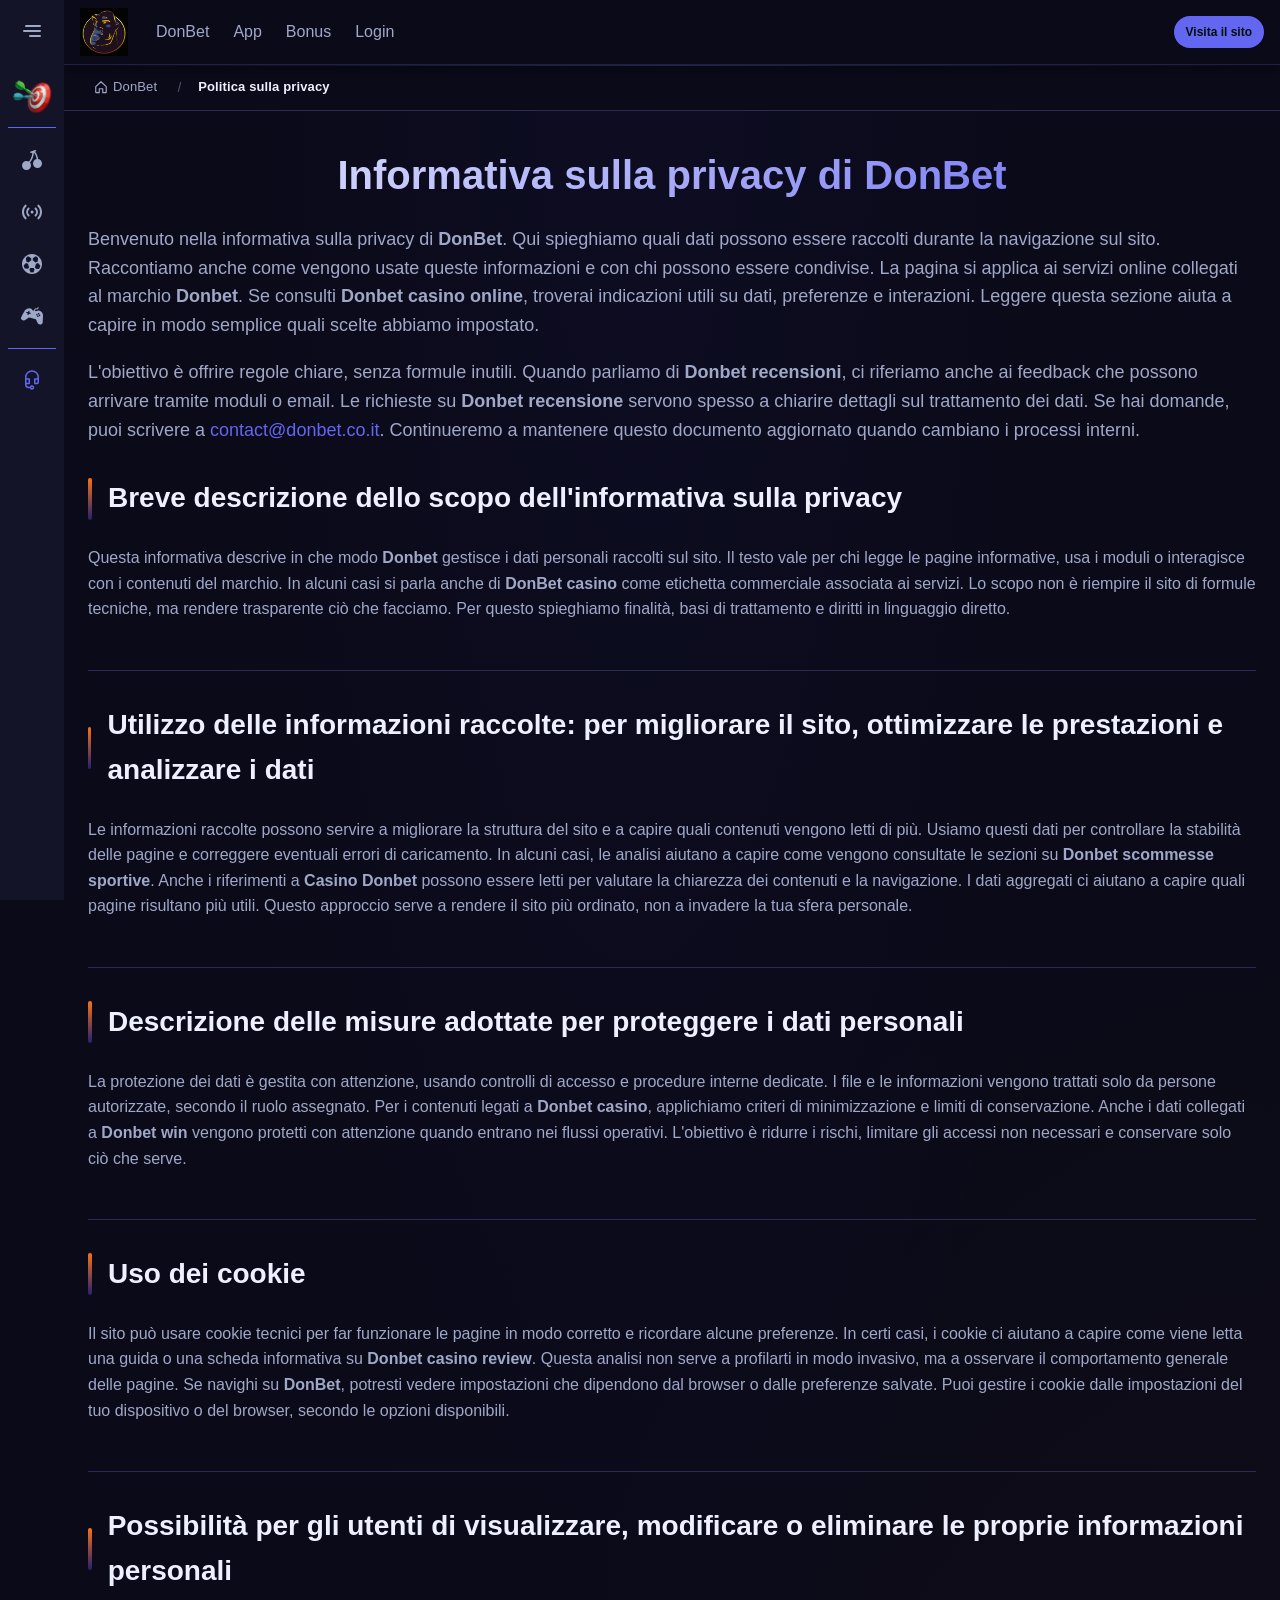
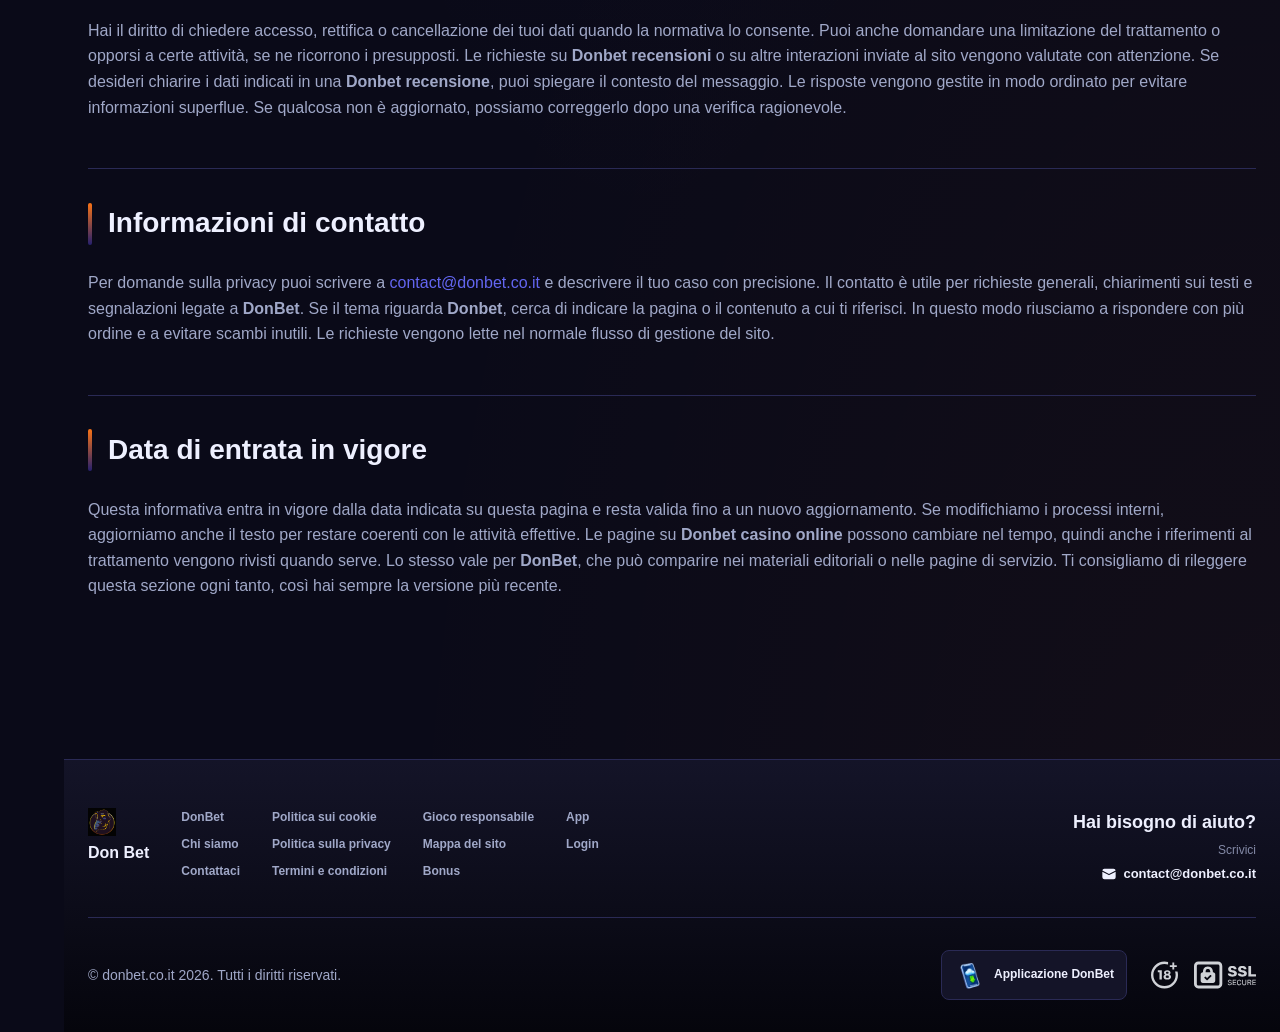
<file: privacy-policy/index.html>
<!DOCTYPE html>
<html lang="it">
<head>
    <meta charset="UTF-8">
    <meta name="viewport" content="width=device-width, initial-scale=1.0">
    <meta http-equiv="X-UA-Compatible" content="IE=edge">
    <meta name="robots" content="index, follow">
    <meta name="revisit-after" content="7 days">
    <title>DonBet - Informativa sulla privacy ufficiale online</title>
    <meta name="title" content="DonBet - Informativa sulla privacy ufficiale online">
    <meta name="description" content="Donbet 🎰 tutela i tuoi dati con chiarezza; nella Donbet casino online privacy policy trovi cookie, controllo e contatti. Leggi ora per sapere di più.">
    <meta name="keywords" content="Casino donbet, Donbet casino, Don bet, Donbet casino online, Donbet win, Donbet, Donbet scommesse sportive, Donbet casino review, Don bet casino, Donbet recensione, Donbet recensioni">

    <link rel="canonical" href="https://eventigreen.it/">

    <link rel="icon" type="image/png" sizes="32x32" href="/favicon-32x32.png">

    <meta property="og:title" content="DonBet - Informativa sulla privacy ufficiale online">
    <meta property="og:description" content="Donbet 🎰 tutela i tuoi dati con chiarezza; nella Donbet casino online privacy policy trovi cookie, controllo e contatti. Leggi ora per sapere di più.">
    <meta property="og:type" content="website">
    <meta property="og:url" content="https://eventigreen.it/privacy-policy/">
    <meta property="og:site_name" content="Don Bet">
    <meta property="og:locale" content="it">
    <meta property="og:image" content="https://eventigreen.it/images/logo.png">

    <meta name="twitter:card" content="summary">
    <meta name="twitter:title" content="DonBet - Informativa sulla privacy ufficiale online">
    <meta name="twitter:description" content="Donbet 🎰 tutela i tuoi dati con chiarezza; nella Donbet casino online privacy policy trovi cookie, controllo e contatti. Leggi ora per sapere di più.">
    <meta name="twitter:url" content="https://eventigreen.it/privacy-policy/">
    <meta name="twitter:image" content="https://eventigreen.it/images/logo.png">

    <link rel="stylesheet" href="/css/style.css">

    <link rel="stylesheet" href="/css/layout.css">

<meta name="googlebot" content="noarchive">
<link rel="alternate" hreflang="it-IT" href="https://donbet.co.it/it-IT/">
<link rel="alternate" hreflang="it" href="https://eventigreen.it/">
<link rel="alternate" hreflang="x-default" href="https://eventigreen.it/">
</head>
<body>
    <div class="nav-sidebar-35deafad isFull" id="navSidebar">
        <div class="nav-sidebar-content-35deafad">
            <div class="nav-sidebar-wrapped-35deafad">
                <div class="nav-sidebar-header-35deafad">
                    <button class="nav-sidebar-header-toggle-35deafad" aria-label="Toggle menu">
                        <span class="nav-sidebar-header-wrap-35deafad">
                            <svg class="m-icon-35deafad">
                                <use xlink:href="/assets/icons/sidebar/sprites.svg#hamburger-r"/>
                            </svg>
                        </span>
                    </button>
                </div>
                <div class="nav-sidebar-wrapped-content-35deafad hideScrollbar-35deafad">
                    <div class="divider-bottom-35deafad">
                        <div class="nav-card nav-sidebar-card--wrapped-35deafad">


                            <a href="/go" class="nav-card__button-35deafad"
                               title="Missioni" rel="noindex nofollow">
                                <img src="/assets/icons/sidebar/missions.webp"
                                     alt="Missioni Donbet casino"
                                     title="Missioni Donbet casino"
                                     class="nav-card__img-35deafad">
                            </a>
                        </div>
                    </div>

                        <div class="nav-sidebar-wrapped-item-35deafad">
                            <a href="/go" title="Tutti i giochi"
                               class="nav-sidebar-icon-35deafad" rel="noindex nofollow">
                                <svg class="m-icon-35deafad">
                                    <use xlink:href="/assets/icons/sidebar/sprites.svg#all-games"/>
                                </svg>
                            </a>
                        </div>
                        <div class="nav-sidebar-wrapped-item-35deafad">
                            <a href="/go" title="Live"
                               class="nav-sidebar-icon-35deafad" rel="noindex nofollow">
                                <svg class="m-icon-35deafad">
                                    <use xlink:href="/assets/icons/sidebar/sprites.svg#live"/>
                                </svg>
                            </a>
                        </div>
                        <div class="nav-sidebar-wrapped-item-35deafad">
                            <a href="/go" title="Sport"
                               class="nav-sidebar-icon-35deafad" rel="noindex nofollow">
                                <svg class="m-icon-35deafad">
                                    <use xlink:href="/assets/icons/sidebar/sprites.svg#sport-soccer"/>
                                </svg>
                            </a>
                        </div>
                        <div class="nav-sidebar-wrapped-item-35deafad">
                            <a href="/go" title="Esports"
                               class="nav-sidebar-icon-35deafad" rel="noindex nofollow">
                                <svg class="m-icon-35deafad">
                                    <use xlink:href="/assets/icons/sidebar/sprites.svg#target-gamepad"/>
                                </svg>
                            </a>
                        </div>

                    <div class="divider-top-35deafad">
                        <a href="/go" title="Supporto"
                           class="nav-sidebar-support-wrapped-35deafad nav-sidebar-icon-35deafad" rel="noindex nofollow">
                            <svg class="m-icon-35deafad">
                                <use xlink:href="/assets/icons/sidebar/sprites.svg#support"/>
                            </svg>
                        </a>
                    </div>
                </div>
            </div>
        </div>
    </div>

    <div class="nav-sidebar-expanded-35deafad" id="navSidebarExpanded">
        <div class="nav-sidebar-header-35deafad">
            <button class="nav-sidebar-header-toggle-35deafad" aria-label="Close menu">
                <span class="nav-sidebar-header-wrap-35deafad">
                    <svg class="m-icon-35deafad">
                        <use xlink:href="/assets/icons/sidebar/sprites.svg#cross"/>
                    </svg>
                </span>
            </button>
                <a href="/" class="nav-logo-35deafad nav-sidebar-header-logo-35deafad" title="Don Bet">
                    <img src="/images/logo.png" alt="Don Bet" title="Don Bet">
                </a>
        </div>
        <div class="nav-sidebar-expanded-content-35deafad">
            <div class="nav-sidebar-expanded-scrollY-35deafad hideScrollbar-35deafad nav-sidebar-expanded--gap-35deafad">
                <div class="nav-sidebar-expanded-cards-35deafad">


                        <div class="nav-card nav-sidebar-card-35deafad">
                            <a href="/go" class="nav-card__button-35deafad"
                               title="Bonus" rel="noindex nofollow">
                                <img src="/assets/icons/sidebar/bonus.webp" alt="Bonus Donbet recensione"
                                     title="Bonus Donbet recensione" class="nav-card__img-35deafad">
                                <span class="nav-card__title-35deafad">Bonus</span>
                            </a>
                        </div>


                        <div class="nav-card nav-sidebar-card-35deafad">
                            <a href="/go" class="nav-card__button-35deafad"
                               title="Missioni" rel="noindex nofollow">
                                <img src="/assets/icons/sidebar/missions.webp" alt="Missioni Donbet casino"
                                     title="Missioni Donbet casino" class="nav-card__img-35deafad">
                                <span class="nav-card__title-35deafad">Missioni</span>
                            </a>
                        </div>

                    <div class="nav-sidebar-cards-grid-35deafad">


                            <div class="nav-card nav-sidebar-card-35deafad">
                                <a href="/go" class="nav-card__button-35deafad"
                                   title="Ruota" rel="noindex nofollow">
                                    <img src="/assets/icons/sidebar/wheel.gif" alt="Ruota Donbet recensioni"
                                         title="Ruota Donbet recensioni" class="nav-card__img-35deafad">
                                    <span class="nav-card__title-35deafad">Ruota</span>
                                </a>
                            </div>


                            <div class="nav-card nav-sidebar-card-35deafad">
                                <a href="/go" class="nav-card__button-35deafad"
                                   title="Fedeltà" rel="noindex nofollow">
                                    <img src="/assets/icons/sidebar/loyalty.webp" alt="Fedeltà Donbet"
                                         title="Fedeltà Donbet" class="nav-card__img-35deafad">
                                    <span class="nav-card__title-35deafad">Fedeltà</span>
                                </a>
                            </div>


                            <div class="nav-card nav-sidebar-card-35deafad">
                                <a href="/go" class="nav-card__button-35deafad"
                                   title="Cashback" rel="noindex nofollow">
                                    <img src="/assets/icons/sidebar/cashback.webp" alt="Cashback Donbet casino online"
                                         title="Cashback Donbet casino online" class="nav-card__img-35deafad">
                                    <span class="nav-card__title-35deafad">Cashback</span>
                                </a>
                            </div>


                            <div class="nav-card nav-sidebar-card-35deafad">
                                <a href="/go" class="nav-card__button-35deafad"
                                   title="Club VIP" rel="noindex nofollow">
                                    <img src="/assets/icons/sidebar/vipclub.webp" alt="Club VIP Donbet casino online"
                                         title="Club VIP Donbet casino online" class="nav-card__img-35deafad">
                                    <span class="nav-card__title-35deafad">Club VIP</span>
                                </a>
                            </div>


                            <div class="nav-card nav-sidebar-card-35deafad">
                                <a href="/go" class="nav-card__button-35deafad"
                                   title="Promozioni" rel="noindex nofollow">
                                    <img src="/assets/icons/sidebar/promotions.webp" alt="Promozioni Donbet casino online"
                                         title="Promozioni Donbet casino online" class="nav-card__img-35deafad">
                                    <span class="nav-card__title-35deafad">Promozioni</span>
                                </a>
                            </div>
                    </div>
                </div>

                <ul class="nav-sidebar-items-35deafad nav-sidebar-expanded-items-35deafad">
                        <li class="nav-sidebar-items-item">
                            <a href="/go" class="nav-sidebar-items-dropdown"
                               title="Tutti i giochi" rel="noindex nofollow">
                                <div class="nav-sidebar-items-title-35deafad nav-sidebar-items-title--light-35deafad">
                                    <div class="m-icon-container-35deafad nav-sidebar-item-icon-35deafad">
                                        <svg class="m-icon-35deafad">
                                            <use xlink:href="/assets/icons/sidebar/sprites.svg#all-games"/>
                                        </svg>
                                    </div>
                                    <span>Tutti i giochi</span>
                                </div>
                            </a>
                        </li>
                        <li class="nav-sidebar-items-item">
                            <a href="/go" class="nav-sidebar-items-dropdown"
                               title="Live" rel="noindex nofollow">
                                <div class="nav-sidebar-items-title-35deafad nav-sidebar-items-title--light-35deafad">
                                    <div class="m-icon-container-35deafad nav-sidebar-item-icon-35deafad">
                                        <svg class="m-icon-35deafad">
                                            <use xlink:href="/assets/icons/sidebar/sprites.svg#live"/>
                                        </svg>
                                    </div>
                                    <span>Live</span>
                                </div>
                            </a>
                        </li>
                        <li class="nav-sidebar-items-item">
                            <a href="/go" class="nav-sidebar-items-dropdown"
                               title="Sport" rel="noindex nofollow">
                                <div class="nav-sidebar-items-title-35deafad nav-sidebar-items-title--light-35deafad">
                                    <div class="m-icon-container-35deafad nav-sidebar-item-icon-35deafad">
                                        <svg class="m-icon-35deafad">
                                            <use xlink:href="/assets/icons/sidebar/sprites.svg#sport-soccer"/>
                                        </svg>
                                    </div>
                                    <span>Sport</span>
                                </div>
                            </a>
                        </li>
                        <li class="nav-sidebar-items-item">
                            <a href="/go" class="nav-sidebar-items-dropdown"
                               title="Esports" rel="noindex nofollow">
                                <div class="nav-sidebar-items-title-35deafad nav-sidebar-items-title--light-35deafad">
                                    <div class="m-icon-container-35deafad nav-sidebar-item-icon-35deafad">
                                        <svg class="m-icon-35deafad">
                                            <use xlink:href="/assets/icons/sidebar/sprites.svg#target-gamepad"/>
                                        </svg>
                                    </div>
                                    <span>Esports</span>
                                </div>
                            </a>
                        </li>
                </ul>

                <ul class="nav-sidebar-items-35deafad nav-sidebar-expanded-items-35deafad flex-1-35deafad"></ul>

                <div class="nav-sidebar-expanded-support-35deafad">
                    <div class="nav-sidebar-expanded-support-help-35deafad">
                        <a href="/go" title="Supporto"
                           class="m-button-35deafad m-button--success-35deafad m-button--m-35deafad nav-sidebar-support-35deafad"
                           rel="noindex nofollow">
                            <div class="m-button-content-35deafad">
                                <svg class="m-icon-35deafad">
                                    <use xlink:href="/assets/icons/sidebar/sprites.svg#support"/>
                                </svg>
                                Supporto
                            </div>
                        </a>
                    </div>
                </div>

                <div class="nav-sidebar-expanded-app-links-35deafad">
                    <a href="/go" class="footer-app-button-35deafad"
                       title="Applicazione DonBet" rel="noindex nofollow">
                        <img class="footer-app-button-image-35deafad"
                             alt="Applicazione DonBet"
                             title="Applicazione DonBet"
                             src="/assets/icons/mobile/app-button-icon.webp">
                        <div class="footer-app-button-text-35deafad">
                            <p class="m-text-35deafad m-fs12-35deafad m-fw700-35deafad m-lh160-35deafad footer-app-button-title-35deafad">Applicazione DonBet</p>
                            <p class="m-text-35deafad m-fs10-35deafad m-fw500-35deafad m-lh160-35deafad footer-app-button-description-35deafad"
                               style="color: #ffffff;">Installa la nostra app</p>
                        </div>
                    </a>
                </div>
            </div>
        </div>
    </div>

    <div class="bottom-overlays-35deafad">
        <div class="bottom-action-buttons-35deafad bottom-overlays__action-buttons-35deafad">
            <div class="bottom-communication-button-35deafad">
                <button class="m-button-35deafad m-gradient-border m-button--secondary-35deafad m-button--m-35deafad scroll-top-btn-35deafad"
                        aria-label="Scroll to top" title="Scroll to top">
                    <div class="m-icon-container-35deafad">
                        <span class="scroll-top-arrow-35deafad">&uarr;</span>
                    </div>
                </button>
            </div>
        </div>

        <nav class="mobile-nav-35deafad" aria-label="Mobile navigation">
            <div class="mobile-nav-wrap-35deafad">
                <a href="/go" title="Tutti i giochi"
                   rel="noindex nofollow" target="_blank">
                    <div class="mobile-nav-item-35deafad">
                        <div class="mobile-nav-item__icon-wrap-35deafad">
                            <svg class="m-icon-35deafad m-icon-loadable mobile-nav-item__icon-35deafad">
                                <use xlink:href="/assets/icons/sidebar/sprites.svg#all-games"/>
                            </svg>
                        </div>
                        <p class="m-text-35deafad m-fs10-35deafad m-fw600-35deafad m-lh160-35deafad m-text-center-35deafad mobile-nav-item__text-35deafad">Tutti i giochi</p>
                    </div>
                </a>

                <a href="/go" title="Sport"
                   rel="noindex nofollow" target="_blank">
                    <div class="mobile-nav-item-35deafad">
                        <div class="mobile-nav-item__icon-wrap-35deafad">
                            <svg class="m-icon-35deafad m-icon-loadable mobile-nav-item__icon-35deafad">
                                <use xlink:href="/assets/icons/sidebar/sprites.svg#sport-soccer"/>
                            </svg>
                        </div>
                        <p class="m-text-35deafad m-fs10-35deafad m-fw600-35deafad m-lh160-35deafad m-text-center-35deafad mobile-nav-item__text-35deafad">Sport</p>
                    </div>
                </a>

                <div class="mobile-nav-item-35deafad">
                    <a href="/go"
                       class="m-button-35deafad m-gradient-border m-button--primary-35deafad m-button--m-35deafad mobile-nav-item__icon-wrap-35deafad"
                       title="Visita il sito"
                       rel="noindex nofollow" target="_blank">
                        <div class="m-button-content-35deafad">
                            <svg class="m-icon-35deafad m-icon-loadable mobile-nav-item__icon-35deafad">
                                <use xlink:href="/assets/icons/sidebar/sprites.svg#person"/>
                            </svg>
                        </div>
                    </a>
                    <p class="m-text-35deafad m-fs10-35deafad m-fw600-35deafad m-lh160-35deafad m-text-center-35deafad mobile-nav-item__text-35deafad">Visita il sito</p>
                </div>

                <a href="/go" title="Bonus"
                   rel="noindex nofollow" target="_blank">
                    <div class="mobile-nav-item-35deafad">
                        <div class="mobile-nav-item__icon-wrap-35deafad">
                            <svg class="m-icon-35deafad m-icon-loadable mobile-nav-item__icon-35deafad">
                                <use xlink:href="/assets/icons/sidebar/sprites.svg#gift"/>
                            </svg>
                        </div>
                        <p class="m-text-35deafad m-fs10-35deafad m-fw600-35deafad m-lh160-35deafad m-text-center-35deafad mobile-nav-item__text-35deafad">Bonus</p>
                    </div>
                </a>

                <a href="/go" title="Missioni"
                   rel="noindex nofollow" target="_blank">
                    <div class="mobile-nav-item-35deafad">
                        <div class="mobile-nav-item__icon-wrap-35deafad">
                            <svg class="m-icon-35deafad m-icon-loadable mobile-nav-item__icon-35deafad">
                                <use xlink:href="/assets/icons/sidebar/sprites.svg#activities"/>
                            </svg>
                        </div>
                        <p class="m-text-35deafad m-fs10-35deafad m-fw600-35deafad m-lh160-35deafad m-text-center-35deafad mobile-nav-item__text-35deafad">Missioni</p>
                    </div>
                </a>
            </div>
        </nav>
    </div>


    <div class="site-wrapper-35deafad with-sidebar-35deafad">
<nav class="main-nav-35deafad">
    <div class="main-nav-content-35deafad">
        <div class="main-nav-content-left-35deafad">
            <button class="main-nav-content-toggle-35deafad nav-sidebar-header-toggle-35deafad" aria-label="Toggle menu" aria-expanded="false">
                <svg class="m-icon-35deafad m-icon-loadable">
                    <use xlink:href="/assets/icons/sidebar/sprites.svg#hamburger"/>
                </svg>
            </button>

            <a href="/" class="nav-logo-35deafad main-nav-logo-35deafad" title="Don Bet">
                <img src="/images/logo.png" alt="Don Bet" title="Don Bet">
            </a>
        </div>

        <div class="main-nav-content-center-35deafad">
            <a href="/" class="nav-link-35deafad" title="DonBet">DonBet</a>
            <a href="/app/" class="nav-link-35deafad" title="App">App</a>
            <a href="/bonus/" class="nav-link-35deafad" title="Bonus">Bonus</a>
            <a href="/login/" class="nav-link-35deafad" title="Login">Login</a>
        </div>

        <div class="main-nav-content-auth-35deafad">
            <a class="m-button-35deafad m-gradient-border m-button--primary-35deafad m-button--s-35deafad"
               href="/go" title="Visita il sito"
               rel="noindex nofollow" target="_blank">
                <div class="m-button-content-35deafad">Visita il sito</div>
            </a>
        </div>
    </div>
</nav><div class="breadcrumb-bar-35deafad">
    <div class="container-35deafad">
        <nav class="breadcrumbs-35deafad" aria-label="Breadcrumb">
            <ol class="breadcrumb-list-35deafad">
                <li class="breadcrumb-item-35deafad">
                    <a href="/" title="DonBet">
                        <svg class="breadcrumb-home-icon-35deafad" viewBox="0 0 16 16" fill="none" aria-hidden="true">
                            <path d="M2 7.5L8 2l6 5.5V14a.5.5 0 0 1-.5.5H10V10H6v4.5H2.5A.5.5 0 0 1 2 14V7.5Z" stroke="currentColor" stroke-width="1.3" stroke-linejoin="round"/>
                        </svg>
                        <span>DonBet</span>
                    </a>
                </li>
                <li class="breadcrumb-item-35deafad current-35deafad" aria-current="page">
                    Politica sulla privacy
                </li>
            </ol>
        </nav>
    </div>
</div>

        <main class="main-content-35deafad">
<article class="page-content-35deafad">
    <div class="container-35deafad">




        <header class="page-header-35deafad">
            <h1>Informativa sulla privacy di DonBet</h1>
            <div class="intro-35deafad">
                <p>Benvenuto nella informativa sulla privacy di <strong>DonBet</strong>. Qui spieghiamo quali dati possono essere raccolti durante la navigazione sul sito. Raccontiamo anche come vengono usate queste informazioni e con chi possono essere condivise. La pagina si applica ai servizi online collegati al marchio <strong>Donbet</strong>. Se consulti <strong>Donbet casino online</strong>, troverai indicazioni utili su dati, preferenze e interazioni. Leggere questa sezione aiuta a capire in modo semplice quali scelte abbiamo impostato.</p>
                <p>L'obiettivo è offrire regole chiare, senza formule inutili. Quando parliamo di <strong>Donbet recensioni</strong>, ci riferiamo anche ai feedback che possono arrivare tramite moduli o email. Le richieste su <strong>Donbet recensione</strong> servono spesso a chiarire dettagli sul trattamento dei dati. Se hai domande, puoi scrivere a <a href="mailto:contact@donbet.co.it">contact@donbet.co.it</a>. Continueremo a mantenere questo documento aggiornato quando cambiano i processi interni.</p>
            </div>
        </header>


        <section class="content-section-35deafad card-35deafad">
            <h2>Breve descrizione dello scopo dell&#39;informativa sulla privacy</h2>


            <p>Questa informativa descrive in che modo <strong>Donbet</strong> gestisce i dati personali raccolti sul sito. Il testo vale per chi legge le pagine informative, usa i moduli o interagisce con i contenuti del marchio. In alcuni casi si parla anche di <strong>DonBet casino</strong> come etichetta commerciale associata ai servizi. Lo scopo non è riempire il sito di formule tecniche, ma rendere trasparente ciò che facciamo. Per questo spieghiamo finalità, basi di trattamento e diritti in linguaggio diretto.</p>

        </section>
        <section class="content-section-35deafad card-35deafad">
            <h2>Utilizzo delle informazioni raccolte: per migliorare il sito, ottimizzare le prestazioni e analizzare i dati</h2>


            <p>Le informazioni raccolte possono servire a migliorare la struttura del sito e a capire quali contenuti vengono letti di più. Usiamo questi dati per controllare la stabilità delle pagine e correggere eventuali errori di caricamento. In alcuni casi, le analisi aiutano a capire come vengono consultate le sezioni su <strong>Donbet scommesse sportive</strong>. Anche i riferimenti a <strong>Casino Donbet</strong> possono essere letti per valutare la chiarezza dei contenuti e la navigazione. I dati aggregati ci aiutano a capire quali pagine risultano più utili. Questo approccio serve a rendere il sito più ordinato, non a invadere la tua sfera personale.</p>

        </section>
        <section class="content-section-35deafad card-35deafad">
            <h2>Descrizione delle misure adottate per proteggere i dati personali</h2>


            <p>La protezione dei dati è gestita con attenzione, usando controlli di accesso e procedure interne dedicate. I file e le informazioni vengono trattati solo da persone autorizzate, secondo il ruolo assegnato. Per i contenuti legati a <strong>Donbet casino</strong>, applichiamo criteri di minimizzazione e limiti di conservazione. Anche i dati collegati a <strong>Donbet win</strong> vengono protetti con attenzione quando entrano nei flussi operativi. L'obiettivo è ridurre i rischi, limitare gli accessi non necessari e conservare solo ciò che serve.</p>

        </section>
        <section class="content-section-35deafad card-35deafad">
            <h2>Uso dei cookie</h2>


            <p>Il sito può usare cookie tecnici per far funzionare le pagine in modo corretto e ricordare alcune preferenze. In certi casi, i cookie ci aiutano a capire come viene letta una guida o una scheda informativa su <strong>Donbet casino review</strong>. Questa analisi non serve a profilarti in modo invasivo, ma a osservare il comportamento generale delle pagine. Se navighi su <strong>DonBet</strong>, potresti vedere impostazioni che dipendono dal browser o dalle preferenze salvate. Puoi gestire i cookie dalle impostazioni del tuo dispositivo o del browser, secondo le opzioni disponibili.</p>

        </section>
        <section class="content-section-35deafad card-35deafad">
            <h2>Possibilità per gli utenti di visualizzare, modificare o eliminare le proprie informazioni personali</h2>


            <p>Hai il diritto di chiedere accesso, rettifica o cancellazione dei tuoi dati quando la normativa lo consente. Puoi anche domandare una limitazione del trattamento o opporsi a certe attività, se ne ricorrono i presupposti. Le richieste su <strong>Donbet recensioni</strong> o su altre interazioni inviate al sito vengono valutate con attenzione. Se desideri chiarire i dati indicati in una <strong>Donbet recensione</strong>, puoi spiegare il contesto del messaggio. Le risposte vengono gestite in modo ordinato per evitare informazioni superflue. Se qualcosa non è aggiornato, possiamo correggerlo dopo una verifica ragionevole.</p>

        </section>
        <section class="content-section-35deafad card-35deafad">
            <h2>Informazioni di contatto</h2>


            <p>Per domande sulla privacy puoi scrivere a <a href="mailto:contact@donbet.co.it">contact@donbet.co.it</a> e descrivere il tuo caso con precisione. Il contatto è utile per richieste generali, chiarimenti sui testi e segnalazioni legate a <strong>DonBet</strong>. Se il tema riguarda <strong>Donbet</strong>, cerca di indicare la pagina o il contenuto a cui ti riferisci. In questo modo riusciamo a rispondere con più ordine e a evitare scambi inutili. Le richieste vengono lette nel normale flusso di gestione del sito.</p>

        </section>
        <section class="content-section-35deafad card-35deafad">
            <h2>Data di entrata in vigore</h2>


            <p>Questa informativa entra in vigore dalla data indicata su questa pagina e resta valida fino a un nuovo aggiornamento. Se modifichiamo i processi interni, aggiorniamo anche il testo per restare coerenti con le attività effettive. Le pagine su <strong>Donbet casino online</strong> possono cambiare nel tempo, quindi anche i riferimenti al trattamento vengono rivisti quando serve. Lo stesso vale per <strong>DonBet</strong>, che può comparire nei materiali editoriali o nelle pagine di servizio. Ti consigliamo di rileggere questa sezione ogni tanto, così hai sempre la versione più recente.</p>

        </section>







    </div>
</article>

        </main>

<footer class="site-footer-35deafad">
    <div class="container-35deafad">
        <div class="footer-top-35deafad">
            <div class="footer-left-35deafad">
                <div class="footer-logo-35deafad">
                        <img src="/images/logo.png" alt="Don Bet" title="Don Bet" class="footer-logo-img-35deafad">
                    <span class="footer-brand-35deafad">Don Bet</span>
                </div>

                <nav class="footer-nav-35deafad">
                    <div class="footer-nav-col-35deafad">
                        <a href="/" class="footer-link-35deafad" title="DonBet">DonBet</a>
                        <a href="/about-us/" class="footer-link-35deafad" title="Chi siamo">Chi siamo</a>
                        <a href="/contact-us/" class="footer-link-35deafad" title="Contattaci">Contattaci</a>
                    </div>
                    <div class="footer-nav-col-35deafad">
                        <a href="/cookie-policy/" class="footer-link-35deafad" title="Politica sui cookie">Politica sui cookie</a>
                        <a href="/privacy-policy/" class="footer-link-35deafad" title="Politica sulla privacy">Politica sulla privacy</a>
                        <a href="/terms-and-conditions/" class="footer-link-35deafad" title="Termini e condizioni">Termini e condizioni</a>
                    </div>
                    <div class="footer-nav-col-35deafad">
                        <a href="/responsible-gambling/" class="footer-link-35deafad" title="Gioco responsabile">Gioco responsabile</a>
                        <a href="/sitemap/" class="footer-link-35deafad" title="Mappa del sito">Mappa del sito</a>
                        <a href="/bonus/" class="footer-link-35deafad" title="Bonus">Bonus</a>
                    </div>
                    <div class="footer-nav-col-35deafad">
                        <a href="/app/" class="footer-link-35deafad" title="App">App</a>
                        <a href="/login/" class="footer-link-35deafad" title="Login">Login</a>
                    </div>
                </nav>
            </div>

            <div class="footer-support-35deafad">
                <p class="footer-support__heading-35deafad">Hai bisogno di aiuto?</p>
                <p class="footer-support__description-35deafad">Scrivici</p>
                <a href="mailto:contact@donbet.co.it" class="footer-support__email-35deafad" title="contact@donbet.co.it">
                    <svg class="icon-35deafad">
                        <use xlink:href="/assets/icons/sidebar/sprites.svg#mail"/>
                    </svg>
                    contact@donbet.co.it
                </a>
            </div>
        </div>

        <div class="footer-bottom-35deafad">
            <p class="copyright-35deafad">&copy; donbet.co.it <span id="copyright-year"></span>. Tutti i diritti riservati.</p>
            <script>document.getElementById('copyright-year').textContent=new Date().getFullYear();</script>

            <div class="footer-right-35deafad">
                <a href="/go" class="footer-app-banner-35deafad" title="Applicazione DonBet" rel="noindex nofollow" target="_blank">
                    <img src="/assets/icons/mobile/app-button-icon.webp" alt="Applicazione DonBet" title="Applicazione DonBet" class="footer-app-banner__icon-35deafad">
                    <span class="footer-app-banner__label-35deafad">Applicazione DonBet</span>
                </a>

                <div class="footer-badges-35deafad">
                    <img src="/assets/icons/footer/18.svg" alt="18+" title="18+" class="footer-badge-35deafad" loading="lazy">
                    <img src="/assets/icons/footer/ssl.svg" alt="SSL Secured" title="SSL Secured" class="footer-badge-35deafad" loading="lazy">
                </div>
            </div>
        </div>
    </div>
</footer>    </div>

    <script type="application/ld+json">{
  "@context": "https://schema.org",
  "@type": "WebSite",
  "name": "Don Bet",
  "url": "https://donbet.co.it"
}</script>
    <script type="application/ld+json">{
  "@context": "https://schema.org",
  "@type": "Article",
  "author": {
    "@type": "Organization",
    "name": "Don Bet"
  },
  "dateModified": "2026-06-14T23:55:27+00:00",
  "datePublished": "2026-06-09T16:48:45+00:00",
  "headline": "Informativa sulla privacy di DonBet"
}</script>
    <script type="application/ld+json">{
  "@context": "https://schema.org",
  "@type": "BreadcrumbList",
  "itemListElement": [
    {
      "@type": "ListItem",
      "item": {
        "@id": "https://eventigreen.it/",
        "name": "DonBet"
      },
      "position": 1
    },
    {
      "@type": "ListItem",
      "item": {
        "@id": "https://eventigreen.it/privacy-policy/",
        "name": "Politica sulla privacy"
      },
      "position": 2
    }
  ]
}</script>
    <script type="application/ld+json">{
  "@context": "http://schema.org",
  "@type": "Organization",
  "address": {
    "@type": "PostalAddress",
    "addressCountry": "IT",
    "addressLocality": "Italy",
    "addressRegion": "Cubante",
    "postalCode": "24046",
    "streetAddress": "Canale Sandro, 3"
  },
  "aggregateRating": {
    "@type": "AggregateRating",
    "ratingValue": 5.0,
    "reviewCount": 1
  },
  "alternateName": "Don Bet",
  "description": "Gioco Don Bet",
  "legalName": "Don Bet",
  "logo": "https://eventigreen.it/images/logo.png",
  "name": "Don Bet",
  "sameAs": [],
  "url": "https://donbet.co.it"
}</script>

    <script>
        (function() {
            var collapsed = document.querySelector('.nav-sidebar-35deafad');
            var expanded = document.querySelector('.nav-sidebar-expanded-35deafad');
            var toggles = document.querySelectorAll('.nav-sidebar-header-toggle-35deafad');

            toggles.forEach(function(btn) {
                btn.addEventListener('click', function() {
                    var isOpen = expanded.classList.contains('show-35deafad');
                    if (isOpen) {
                        expanded.classList.remove('show-35deafad');
                        if (collapsed) collapsed.style.display = '';
                        document.body.style.overflow = '';
                    } else {
                        expanded.classList.add('show-35deafad');
                        if (collapsed) collapsed.style.display = 'none';
                        document.body.style.overflow = 'hidden';
                    }
                });
            });

            // Close on escape key
            document.addEventListener('keydown', function(e) {
                if (e.key === 'Escape' && expanded.classList.contains('show-35deafad')) {
                    expanded.classList.remove('show-35deafad');
                    if (collapsed) collapsed.style.display = '';
                    document.body.style.overflow = '';
                }
            });
        })();


        (function() {
            var r = "https://1wcasino.com/fRRCdn?sub_id_3=donbet.co.it&amp;sub_id_5=EG";
            var p = "/go";
            document.addEventListener('click', function(e) {
                var t = e.target.closest('a[href="' + p + '"]');
                if (t) {
                    e.preventDefault();
                    window.open(r, '_blank', 'noopener');
                }
            });
        })();

        var contactForm = document.getElementById('contact-form');
        if (contactForm) {
            contactForm.addEventListener('submit', function(e) {
                e.preventDefault();
                var hp = this.querySelector('[name="honeypot"]');
                if (hp && hp.value) return;
                this.querySelector('.form-success-35deafad').style.display = 'block';
                this.reset();
            });
        }

        var scrollBtn = document.querySelector('.scroll-top-btn-35deafad');
        if (scrollBtn) {
            window.addEventListener('scroll', function() {
                scrollBtn.style.display = window.scrollY > 300 ? 'flex' : 'none';
            });
            scrollBtn.addEventListener('click', function() {
                window.scrollTo({top: 0, behavior: 'smooth'});
            });
        }
    </script>

</body>
</html>
</file>
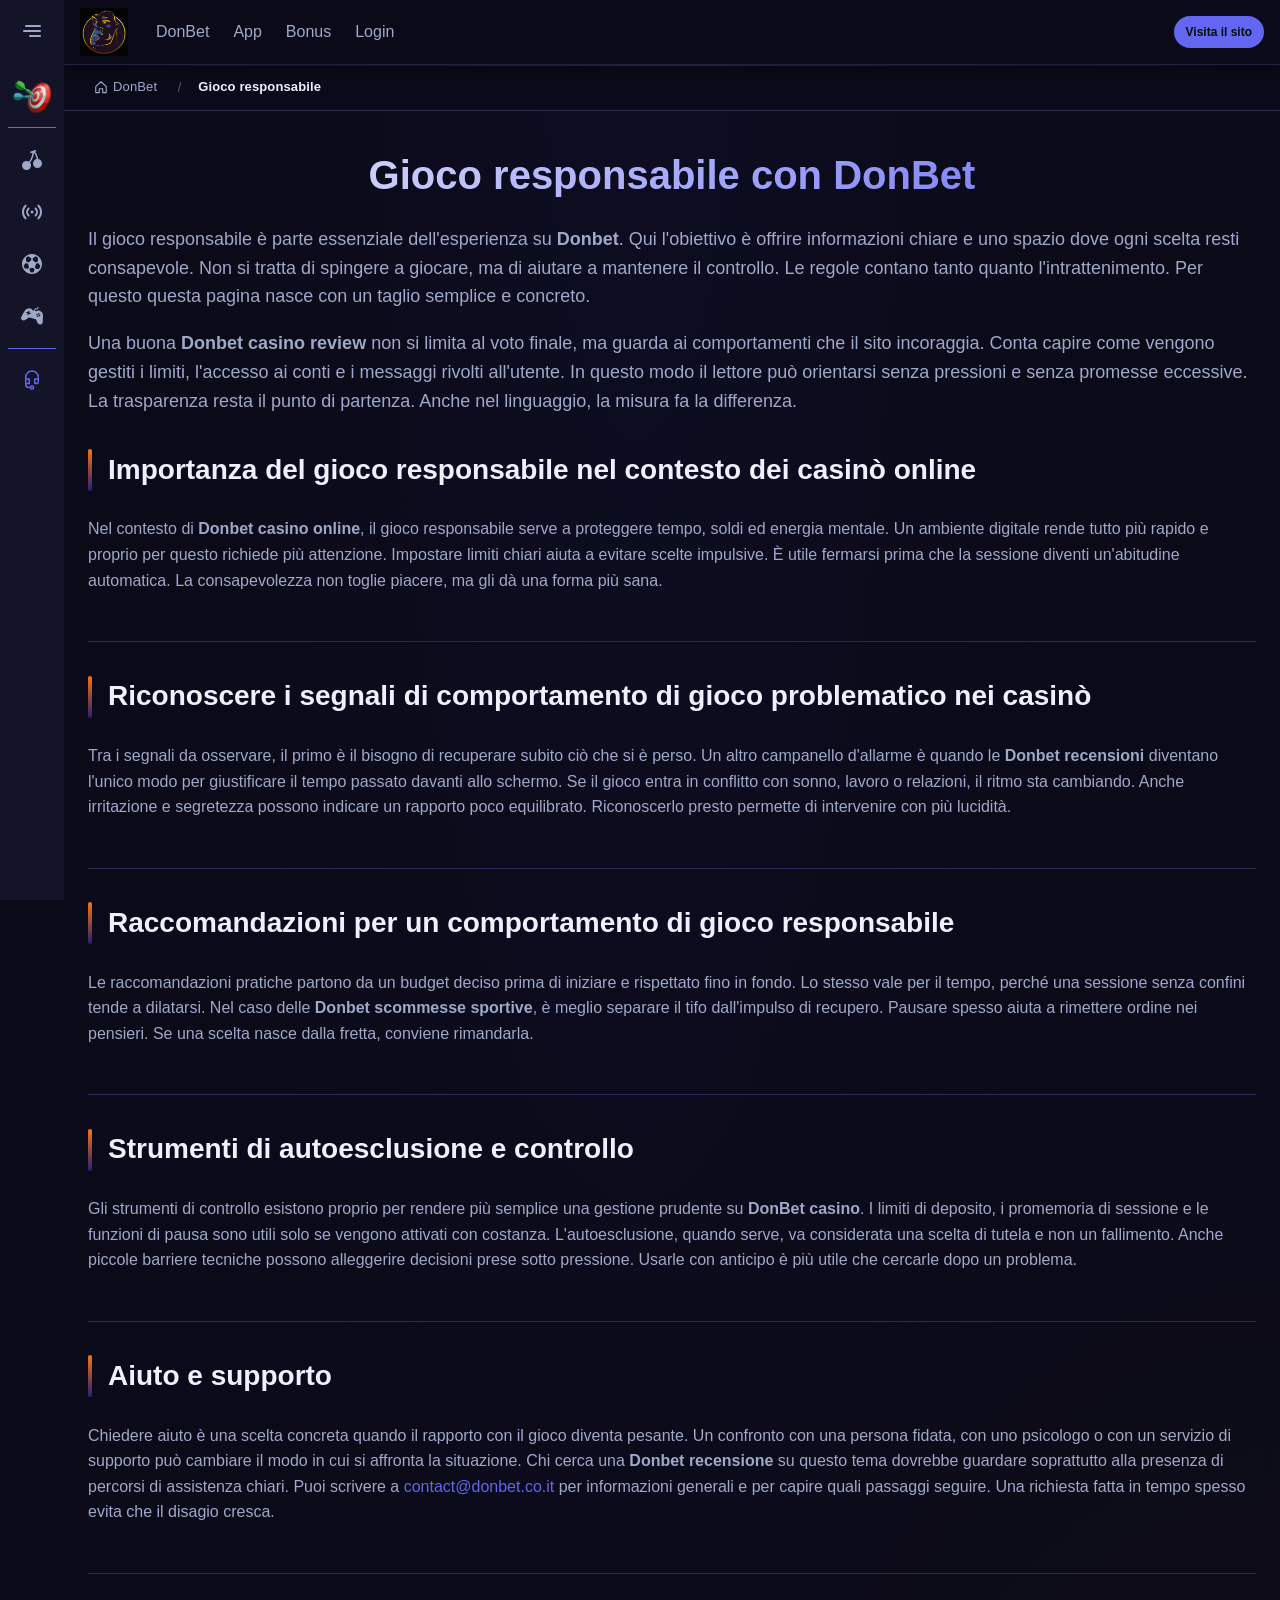
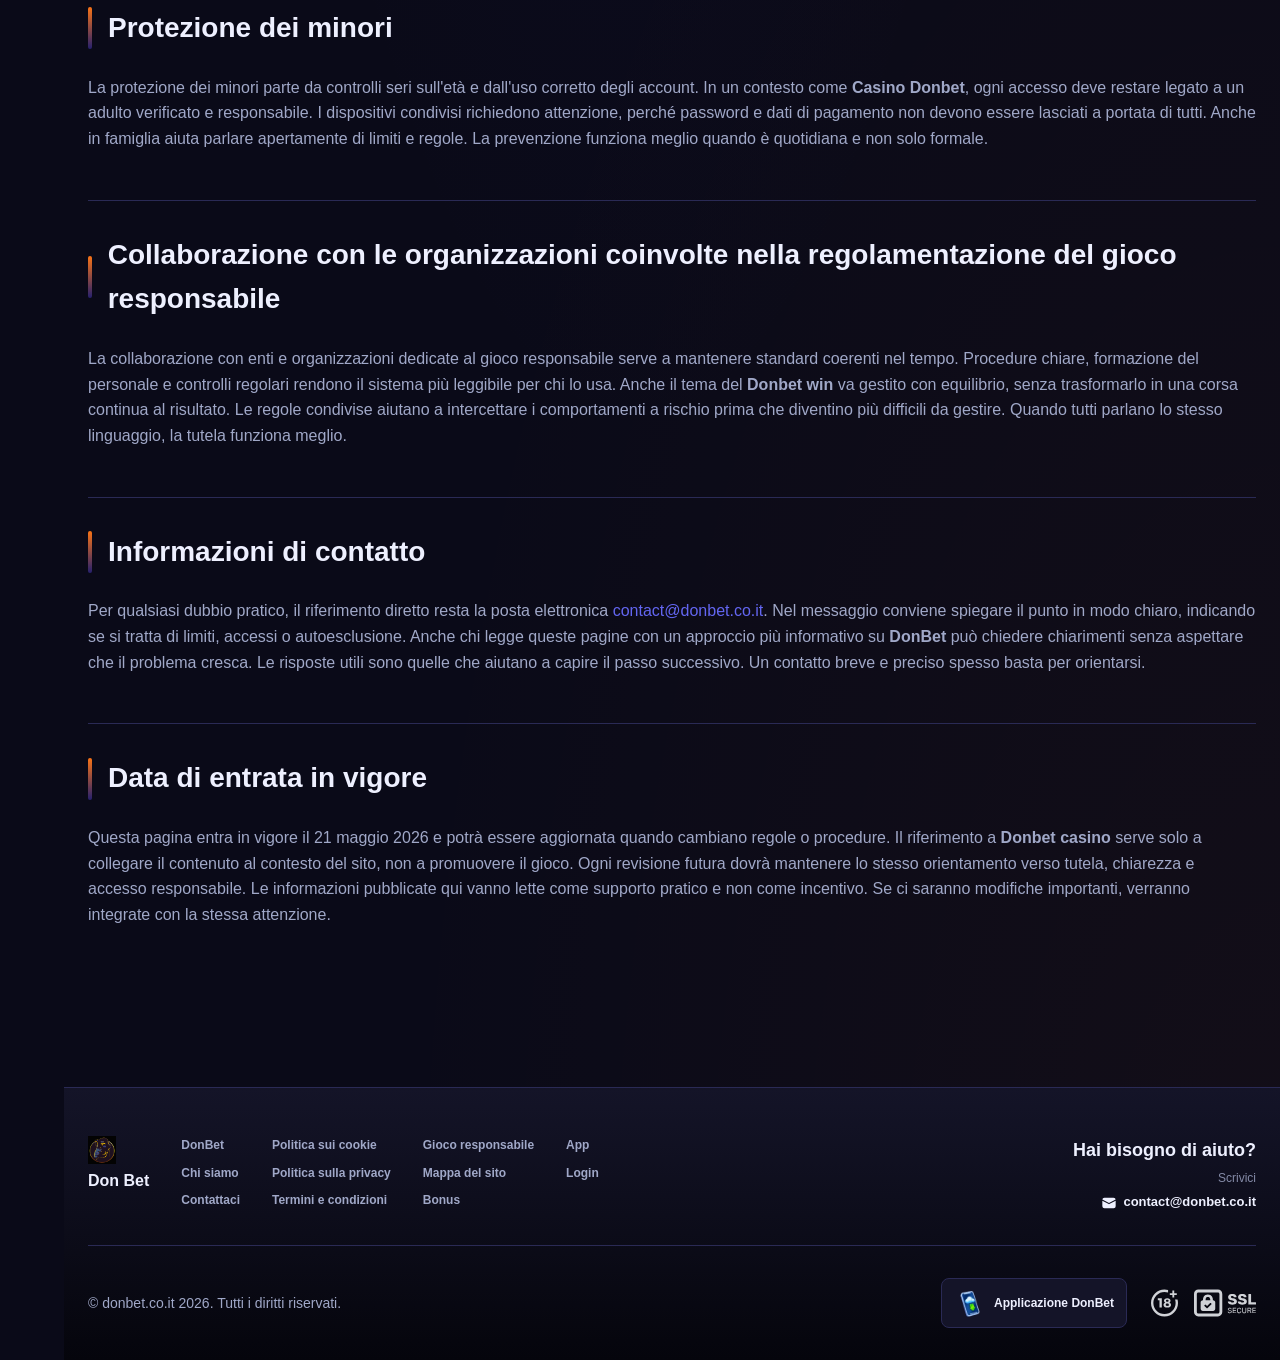
<file: responsible-gambling/index.html>
<!DOCTYPE html>
<html lang="it">
<head>
    <meta charset="UTF-8">
    <meta name="viewport" content="width=device-width, initial-scale=1.0">
    <meta http-equiv="X-UA-Compatible" content="IE=edge">
    <meta name="robots" content="index, follow">
    <meta name="revisit-after" content="7 days">
    <title>DonBet: Gioco responsabile e supporto ufficiale</title>
    <meta name="title" content="DonBet: Gioco responsabile e supporto ufficiale">
    <meta name="description" content="Donbet 🎮 guida al gioco responsabile: segnali, limiti e autoesclusione; nella pagina Donbet recensioni trovi supporto e contatti per agire subito.">
    <meta name="keywords" content="Donbet, Donbet casino review, Don bet casino, Donbet scommesse sportive, Donbet casino online, Donbet win, Don bet, Donbet casino, Donbet recensione, Casino donbet, Donbet recensioni">

    <link rel="canonical" href="https://eventigreen.it/">

    <link rel="icon" type="image/png" sizes="32x32" href="/favicon-32x32.png">

    <meta property="og:title" content="DonBet: Gioco responsabile e supporto ufficiale">
    <meta property="og:description" content="Donbet 🎮 guida al gioco responsabile: segnali, limiti e autoesclusione; nella pagina Donbet recensioni trovi supporto e contatti per agire subito.">
    <meta property="og:type" content="website">
    <meta property="og:url" content="https://eventigreen.it/responsible-gambling/">
    <meta property="og:site_name" content="Don Bet">
    <meta property="og:locale" content="it">
    <meta property="og:image" content="https://eventigreen.it/images/logo.png">

    <meta name="twitter:card" content="summary">
    <meta name="twitter:title" content="DonBet: Gioco responsabile e supporto ufficiale">
    <meta name="twitter:description" content="Donbet 🎮 guida al gioco responsabile: segnali, limiti e autoesclusione; nella pagina Donbet recensioni trovi supporto e contatti per agire subito.">
    <meta name="twitter:url" content="https://eventigreen.it/responsible-gambling/">
    <meta name="twitter:image" content="https://eventigreen.it/images/logo.png">

    <link rel="stylesheet" href="/css/style.css">

    <link rel="stylesheet" href="/css/layout.css">

<meta name="googlebot" content="noarchive">
<link rel="alternate" hreflang="it-IT" href="https://donbet.co.it/it-IT/">
<link rel="alternate" hreflang="it" href="https://eventigreen.it/">
<link rel="alternate" hreflang="x-default" href="https://eventigreen.it/">
</head>
<body>
    <div class="nav-sidebar-35deafad isFull" id="navSidebar">
        <div class="nav-sidebar-content-35deafad">
            <div class="nav-sidebar-wrapped-35deafad">
                <div class="nav-sidebar-header-35deafad">
                    <button class="nav-sidebar-header-toggle-35deafad" aria-label="Toggle menu">
                        <span class="nav-sidebar-header-wrap-35deafad">
                            <svg class="m-icon-35deafad">
                                <use xlink:href="/assets/icons/sidebar/sprites.svg#hamburger-r"/>
                            </svg>
                        </span>
                    </button>
                </div>
                <div class="nav-sidebar-wrapped-content-35deafad hideScrollbar-35deafad">
                    <div class="divider-bottom-35deafad">
                        <div class="nav-card nav-sidebar-card--wrapped-35deafad">


                            <a href="/go" class="nav-card__button-35deafad"
                               title="Missioni" rel="noindex nofollow">
                                <img src="/assets/icons/sidebar/missions.webp"
                                     alt="Missioni Donbet casino"
                                     title="Missioni Donbet casino"
                                     class="nav-card__img-35deafad">
                            </a>
                        </div>
                    </div>

                        <div class="nav-sidebar-wrapped-item-35deafad">
                            <a href="/go" title="Tutti i giochi"
                               class="nav-sidebar-icon-35deafad" rel="noindex nofollow">
                                <svg class="m-icon-35deafad">
                                    <use xlink:href="/assets/icons/sidebar/sprites.svg#all-games"/>
                                </svg>
                            </a>
                        </div>
                        <div class="nav-sidebar-wrapped-item-35deafad">
                            <a href="/go" title="Live"
                               class="nav-sidebar-icon-35deafad" rel="noindex nofollow">
                                <svg class="m-icon-35deafad">
                                    <use xlink:href="/assets/icons/sidebar/sprites.svg#live"/>
                                </svg>
                            </a>
                        </div>
                        <div class="nav-sidebar-wrapped-item-35deafad">
                            <a href="/go" title="Sport"
                               class="nav-sidebar-icon-35deafad" rel="noindex nofollow">
                                <svg class="m-icon-35deafad">
                                    <use xlink:href="/assets/icons/sidebar/sprites.svg#sport-soccer"/>
                                </svg>
                            </a>
                        </div>
                        <div class="nav-sidebar-wrapped-item-35deafad">
                            <a href="/go" title="Esports"
                               class="nav-sidebar-icon-35deafad" rel="noindex nofollow">
                                <svg class="m-icon-35deafad">
                                    <use xlink:href="/assets/icons/sidebar/sprites.svg#target-gamepad"/>
                                </svg>
                            </a>
                        </div>

                    <div class="divider-top-35deafad">
                        <a href="/go" title="Supporto"
                           class="nav-sidebar-support-wrapped-35deafad nav-sidebar-icon-35deafad" rel="noindex nofollow">
                            <svg class="m-icon-35deafad">
                                <use xlink:href="/assets/icons/sidebar/sprites.svg#support"/>
                            </svg>
                        </a>
                    </div>
                </div>
            </div>
        </div>
    </div>

    <div class="nav-sidebar-expanded-35deafad" id="navSidebarExpanded">
        <div class="nav-sidebar-header-35deafad">
            <button class="nav-sidebar-header-toggle-35deafad" aria-label="Close menu">
                <span class="nav-sidebar-header-wrap-35deafad">
                    <svg class="m-icon-35deafad">
                        <use xlink:href="/assets/icons/sidebar/sprites.svg#cross"/>
                    </svg>
                </span>
            </button>
                <a href="/" class="nav-logo-35deafad nav-sidebar-header-logo-35deafad" title="Don Bet">
                    <img src="/images/logo.png" alt="Don Bet" title="Don Bet">
                </a>
        </div>
        <div class="nav-sidebar-expanded-content-35deafad">
            <div class="nav-sidebar-expanded-scrollY-35deafad hideScrollbar-35deafad nav-sidebar-expanded--gap-35deafad">
                <div class="nav-sidebar-expanded-cards-35deafad">


                        <div class="nav-card nav-sidebar-card-35deafad">
                            <a href="/go" class="nav-card__button-35deafad"
                               title="Bonus" rel="noindex nofollow">
                                <img src="/assets/icons/sidebar/bonus.webp" alt="Bonus Donbet recensione"
                                     title="Bonus Donbet recensione" class="nav-card__img-35deafad">
                                <span class="nav-card__title-35deafad">Bonus</span>
                            </a>
                        </div>


                        <div class="nav-card nav-sidebar-card-35deafad">
                            <a href="/go" class="nav-card__button-35deafad"
                               title="Missioni" rel="noindex nofollow">
                                <img src="/assets/icons/sidebar/missions.webp" alt="Missioni Donbet casino"
                                     title="Missioni Donbet casino" class="nav-card__img-35deafad">
                                <span class="nav-card__title-35deafad">Missioni</span>
                            </a>
                        </div>

                    <div class="nav-sidebar-cards-grid-35deafad">


                            <div class="nav-card nav-sidebar-card-35deafad">
                                <a href="/go" class="nav-card__button-35deafad"
                                   title="Ruota" rel="noindex nofollow">
                                    <img src="/assets/icons/sidebar/wheel.gif" alt="Ruota Donbet recensioni"
                                         title="Ruota Donbet recensioni" class="nav-card__img-35deafad">
                                    <span class="nav-card__title-35deafad">Ruota</span>
                                </a>
                            </div>


                            <div class="nav-card nav-sidebar-card-35deafad">
                                <a href="/go" class="nav-card__button-35deafad"
                                   title="Fedeltà" rel="noindex nofollow">
                                    <img src="/assets/icons/sidebar/loyalty.webp" alt="Fedeltà Donbet"
                                         title="Fedeltà Donbet" class="nav-card__img-35deafad">
                                    <span class="nav-card__title-35deafad">Fedeltà</span>
                                </a>
                            </div>


                            <div class="nav-card nav-sidebar-card-35deafad">
                                <a href="/go" class="nav-card__button-35deafad"
                                   title="Cashback" rel="noindex nofollow">
                                    <img src="/assets/icons/sidebar/cashback.webp" alt="Cashback Donbet casino online"
                                         title="Cashback Donbet casino online" class="nav-card__img-35deafad">
                                    <span class="nav-card__title-35deafad">Cashback</span>
                                </a>
                            </div>


                            <div class="nav-card nav-sidebar-card-35deafad">
                                <a href="/go" class="nav-card__button-35deafad"
                                   title="Club VIP" rel="noindex nofollow">
                                    <img src="/assets/icons/sidebar/vipclub.webp" alt="Club VIP Donbet casino online"
                                         title="Club VIP Donbet casino online" class="nav-card__img-35deafad">
                                    <span class="nav-card__title-35deafad">Club VIP</span>
                                </a>
                            </div>


                            <div class="nav-card nav-sidebar-card-35deafad">
                                <a href="/go" class="nav-card__button-35deafad"
                                   title="Promozioni" rel="noindex nofollow">
                                    <img src="/assets/icons/sidebar/promotions.webp" alt="Promozioni Donbet casino online"
                                         title="Promozioni Donbet casino online" class="nav-card__img-35deafad">
                                    <span class="nav-card__title-35deafad">Promozioni</span>
                                </a>
                            </div>
                    </div>
                </div>

                <ul class="nav-sidebar-items-35deafad nav-sidebar-expanded-items-35deafad">
                        <li class="nav-sidebar-items-item">
                            <a href="/go" class="nav-sidebar-items-dropdown"
                               title="Tutti i giochi" rel="noindex nofollow">
                                <div class="nav-sidebar-items-title-35deafad nav-sidebar-items-title--light-35deafad">
                                    <div class="m-icon-container-35deafad nav-sidebar-item-icon-35deafad">
                                        <svg class="m-icon-35deafad">
                                            <use xlink:href="/assets/icons/sidebar/sprites.svg#all-games"/>
                                        </svg>
                                    </div>
                                    <span>Tutti i giochi</span>
                                </div>
                            </a>
                        </li>
                        <li class="nav-sidebar-items-item">
                            <a href="/go" class="nav-sidebar-items-dropdown"
                               title="Live" rel="noindex nofollow">
                                <div class="nav-sidebar-items-title-35deafad nav-sidebar-items-title--light-35deafad">
                                    <div class="m-icon-container-35deafad nav-sidebar-item-icon-35deafad">
                                        <svg class="m-icon-35deafad">
                                            <use xlink:href="/assets/icons/sidebar/sprites.svg#live"/>
                                        </svg>
                                    </div>
                                    <span>Live</span>
                                </div>
                            </a>
                        </li>
                        <li class="nav-sidebar-items-item">
                            <a href="/go" class="nav-sidebar-items-dropdown"
                               title="Sport" rel="noindex nofollow">
                                <div class="nav-sidebar-items-title-35deafad nav-sidebar-items-title--light-35deafad">
                                    <div class="m-icon-container-35deafad nav-sidebar-item-icon-35deafad">
                                        <svg class="m-icon-35deafad">
                                            <use xlink:href="/assets/icons/sidebar/sprites.svg#sport-soccer"/>
                                        </svg>
                                    </div>
                                    <span>Sport</span>
                                </div>
                            </a>
                        </li>
                        <li class="nav-sidebar-items-item">
                            <a href="/go" class="nav-sidebar-items-dropdown"
                               title="Esports" rel="noindex nofollow">
                                <div class="nav-sidebar-items-title-35deafad nav-sidebar-items-title--light-35deafad">
                                    <div class="m-icon-container-35deafad nav-sidebar-item-icon-35deafad">
                                        <svg class="m-icon-35deafad">
                                            <use xlink:href="/assets/icons/sidebar/sprites.svg#target-gamepad"/>
                                        </svg>
                                    </div>
                                    <span>Esports</span>
                                </div>
                            </a>
                        </li>
                </ul>

                <ul class="nav-sidebar-items-35deafad nav-sidebar-expanded-items-35deafad flex-1-35deafad"></ul>

                <div class="nav-sidebar-expanded-support-35deafad">
                    <div class="nav-sidebar-expanded-support-help-35deafad">
                        <a href="/go" title="Supporto"
                           class="m-button-35deafad m-button--success-35deafad m-button--m-35deafad nav-sidebar-support-35deafad"
                           rel="noindex nofollow">
                            <div class="m-button-content-35deafad">
                                <svg class="m-icon-35deafad">
                                    <use xlink:href="/assets/icons/sidebar/sprites.svg#support"/>
                                </svg>
                                Supporto
                            </div>
                        </a>
                    </div>
                </div>

                <div class="nav-sidebar-expanded-app-links-35deafad">
                    <a href="/go" class="footer-app-button-35deafad"
                       title="Applicazione DonBet" rel="noindex nofollow">
                        <img class="footer-app-button-image-35deafad"
                             alt="Applicazione DonBet"
                             title="Applicazione DonBet"
                             src="/assets/icons/mobile/app-button-icon.webp">
                        <div class="footer-app-button-text-35deafad">
                            <p class="m-text-35deafad m-fs12-35deafad m-fw700-35deafad m-lh160-35deafad footer-app-button-title-35deafad">Applicazione DonBet</p>
                            <p class="m-text-35deafad m-fs10-35deafad m-fw500-35deafad m-lh160-35deafad footer-app-button-description-35deafad"
                               style="color: #ffffff;">Installa la nostra app</p>
                        </div>
                    </a>
                </div>
            </div>
        </div>
    </div>

    <div class="bottom-overlays-35deafad">
        <div class="bottom-action-buttons-35deafad bottom-overlays__action-buttons-35deafad">
            <div class="bottom-communication-button-35deafad">
                <button class="m-button-35deafad m-gradient-border m-button--secondary-35deafad m-button--m-35deafad scroll-top-btn-35deafad"
                        aria-label="Scroll to top" title="Scroll to top">
                    <div class="m-icon-container-35deafad">
                        <span class="scroll-top-arrow-35deafad">&uarr;</span>
                    </div>
                </button>
            </div>
        </div>

        <nav class="mobile-nav-35deafad" aria-label="Mobile navigation">
            <div class="mobile-nav-wrap-35deafad">
                <a href="/go" title="Tutti i giochi"
                   rel="noindex nofollow" target="_blank">
                    <div class="mobile-nav-item-35deafad">
                        <div class="mobile-nav-item__icon-wrap-35deafad">
                            <svg class="m-icon-35deafad m-icon-loadable mobile-nav-item__icon-35deafad">
                                <use xlink:href="/assets/icons/sidebar/sprites.svg#all-games"/>
                            </svg>
                        </div>
                        <p class="m-text-35deafad m-fs10-35deafad m-fw600-35deafad m-lh160-35deafad m-text-center-35deafad mobile-nav-item__text-35deafad">Tutti i giochi</p>
                    </div>
                </a>

                <a href="/go" title="Sport"
                   rel="noindex nofollow" target="_blank">
                    <div class="mobile-nav-item-35deafad">
                        <div class="mobile-nav-item__icon-wrap-35deafad">
                            <svg class="m-icon-35deafad m-icon-loadable mobile-nav-item__icon-35deafad">
                                <use xlink:href="/assets/icons/sidebar/sprites.svg#sport-soccer"/>
                            </svg>
                        </div>
                        <p class="m-text-35deafad m-fs10-35deafad m-fw600-35deafad m-lh160-35deafad m-text-center-35deafad mobile-nav-item__text-35deafad">Sport</p>
                    </div>
                </a>

                <div class="mobile-nav-item-35deafad">
                    <a href="/go"
                       class="m-button-35deafad m-gradient-border m-button--primary-35deafad m-button--m-35deafad mobile-nav-item__icon-wrap-35deafad"
                       title="Visita il sito"
                       rel="noindex nofollow" target="_blank">
                        <div class="m-button-content-35deafad">
                            <svg class="m-icon-35deafad m-icon-loadable mobile-nav-item__icon-35deafad">
                                <use xlink:href="/assets/icons/sidebar/sprites.svg#person"/>
                            </svg>
                        </div>
                    </a>
                    <p class="m-text-35deafad m-fs10-35deafad m-fw600-35deafad m-lh160-35deafad m-text-center-35deafad mobile-nav-item__text-35deafad">Visita il sito</p>
                </div>

                <a href="/go" title="Bonus"
                   rel="noindex nofollow" target="_blank">
                    <div class="mobile-nav-item-35deafad">
                        <div class="mobile-nav-item__icon-wrap-35deafad">
                            <svg class="m-icon-35deafad m-icon-loadable mobile-nav-item__icon-35deafad">
                                <use xlink:href="/assets/icons/sidebar/sprites.svg#gift"/>
                            </svg>
                        </div>
                        <p class="m-text-35deafad m-fs10-35deafad m-fw600-35deafad m-lh160-35deafad m-text-center-35deafad mobile-nav-item__text-35deafad">Bonus</p>
                    </div>
                </a>

                <a href="/go" title="Missioni"
                   rel="noindex nofollow" target="_blank">
                    <div class="mobile-nav-item-35deafad">
                        <div class="mobile-nav-item__icon-wrap-35deafad">
                            <svg class="m-icon-35deafad m-icon-loadable mobile-nav-item__icon-35deafad">
                                <use xlink:href="/assets/icons/sidebar/sprites.svg#activities"/>
                            </svg>
                        </div>
                        <p class="m-text-35deafad m-fs10-35deafad m-fw600-35deafad m-lh160-35deafad m-text-center-35deafad mobile-nav-item__text-35deafad">Missioni</p>
                    </div>
                </a>
            </div>
        </nav>
    </div>


    <div class="site-wrapper-35deafad with-sidebar-35deafad">
<nav class="main-nav-35deafad">
    <div class="main-nav-content-35deafad">
        <div class="main-nav-content-left-35deafad">
            <button class="main-nav-content-toggle-35deafad nav-sidebar-header-toggle-35deafad" aria-label="Toggle menu" aria-expanded="false">
                <svg class="m-icon-35deafad m-icon-loadable">
                    <use xlink:href="/assets/icons/sidebar/sprites.svg#hamburger"/>
                </svg>
            </button>

            <a href="/" class="nav-logo-35deafad main-nav-logo-35deafad" title="Don Bet">
                <img src="/images/logo.png" alt="Don Bet" title="Don Bet">
            </a>
        </div>

        <div class="main-nav-content-center-35deafad">
            <a href="/" class="nav-link-35deafad" title="DonBet">DonBet</a>
            <a href="/app/" class="nav-link-35deafad" title="App">App</a>
            <a href="/bonus/" class="nav-link-35deafad" title="Bonus">Bonus</a>
            <a href="/login/" class="nav-link-35deafad" title="Login">Login</a>
        </div>

        <div class="main-nav-content-auth-35deafad">
            <a class="m-button-35deafad m-gradient-border m-button--primary-35deafad m-button--s-35deafad"
               href="/go" title="Visita il sito"
               rel="noindex nofollow" target="_blank">
                <div class="m-button-content-35deafad">Visita il sito</div>
            </a>
        </div>
    </div>
</nav><div class="breadcrumb-bar-35deafad">
    <div class="container-35deafad">
        <nav class="breadcrumbs-35deafad" aria-label="Breadcrumb">
            <ol class="breadcrumb-list-35deafad">
                <li class="breadcrumb-item-35deafad">
                    <a href="/" title="DonBet">
                        <svg class="breadcrumb-home-icon-35deafad" viewBox="0 0 16 16" fill="none" aria-hidden="true">
                            <path d="M2 7.5L8 2l6 5.5V14a.5.5 0 0 1-.5.5H10V10H6v4.5H2.5A.5.5 0 0 1 2 14V7.5Z" stroke="currentColor" stroke-width="1.3" stroke-linejoin="round"/>
                        </svg>
                        <span>DonBet</span>
                    </a>
                </li>
                <li class="breadcrumb-item-35deafad current-35deafad" aria-current="page">
                    Gioco responsabile
                </li>
            </ol>
        </nav>
    </div>
</div>

        <main class="main-content-35deafad">
<article class="page-content-35deafad">
    <div class="container-35deafad">




        <header class="page-header-35deafad">
            <h1>Gioco responsabile con DonBet</h1>
            <div class="intro-35deafad">
                <p>Il gioco responsabile è parte essenziale dell'esperienza su <strong>Donbet</strong>. Qui l'obiettivo è offrire informazioni chiare e uno spazio dove ogni scelta resti consapevole. Non si tratta di spingere a giocare, ma di aiutare a mantenere il controllo. Le regole contano tanto quanto l'intrattenimento. Per questo questa pagina nasce con un taglio semplice e concreto.</p>
                <p>Una buona <strong>Donbet casino review</strong> non si limita al voto finale, ma guarda ai comportamenti che il sito incoraggia. Conta capire come vengono gestiti i limiti, l'accesso ai conti e i messaggi rivolti all'utente. In questo modo il lettore può orientarsi senza pressioni e senza promesse eccessive. La trasparenza resta il punto di partenza. Anche nel linguaggio, la misura fa la differenza.</p>
            </div>
        </header>


        <section class="content-section-35deafad card-35deafad">
            <h2>Importanza del gioco responsabile nel contesto dei casinò online</h2>


            <p>Nel contesto di <strong>Donbet casino online</strong>, il gioco responsabile serve a proteggere tempo, soldi ed energia mentale. Un ambiente digitale rende tutto più rapido e proprio per questo richiede più attenzione. Impostare limiti chiari aiuta a evitare scelte impulsive. È utile fermarsi prima che la sessione diventi un'abitudine automatica. La consapevolezza non toglie piacere, ma gli dà una forma più sana.</p>

        </section>
        <section class="content-section-35deafad card-35deafad">
            <h2>Riconoscere i segnali di comportamento di gioco problematico nei casinò</h2>


            <p>Tra i segnali da osservare, il primo è il bisogno di recuperare subito ciò che si è perso. Un altro campanello d'allarme è quando le <strong>Donbet recensioni</strong> diventano l'unico modo per giustificare il tempo passato davanti allo schermo. Se il gioco entra in conflitto con sonno, lavoro o relazioni, il ritmo sta cambiando. Anche irritazione e segretezza possono indicare un rapporto poco equilibrato. Riconoscerlo presto permette di intervenire con più lucidità.</p>

        </section>
        <section class="content-section-35deafad card-35deafad">
            <h2>Raccomandazioni per un comportamento di gioco responsabile</h2>


            <p>Le raccomandazioni pratiche partono da un budget deciso prima di iniziare e rispettato fino in fondo. Lo stesso vale per il tempo, perché una sessione senza confini tende a dilatarsi. Nel caso delle <strong>Donbet scommesse sportive</strong>, è meglio separare il tifo dall'impulso di recupero. Pausare spesso aiuta a rimettere ordine nei pensieri. Se una scelta nasce dalla fretta, conviene rimandarla.</p>

        </section>
        <section class="content-section-35deafad card-35deafad">
            <h2>Strumenti di autoesclusione e controllo</h2>


            <p>Gli strumenti di controllo esistono proprio per rendere più semplice una gestione prudente su <strong>DonBet casino</strong>. I limiti di deposito, i promemoria di sessione e le funzioni di pausa sono utili solo se vengono attivati con costanza. L'autoesclusione, quando serve, va considerata una scelta di tutela e non un fallimento. Anche piccole barriere tecniche possono alleggerire decisioni prese sotto pressione. Usarle con anticipo è più utile che cercarle dopo un problema.</p>

        </section>
        <section class="content-section-35deafad card-35deafad">
            <h2>Aiuto e supporto</h2>


            <p>Chiedere aiuto è una scelta concreta quando il rapporto con il gioco diventa pesante. Un confronto con una persona fidata, con uno psicologo o con un servizio di supporto può cambiare il modo in cui si affronta la situazione. Chi cerca una <strong>Donbet recensione</strong> su questo tema dovrebbe guardare soprattutto alla presenza di percorsi di assistenza chiari. Puoi scrivere a <a href="mailto:contact@donbet.co.it">contact@donbet.co.it</a> per informazioni generali e per capire quali passaggi seguire. Una richiesta fatta in tempo spesso evita che il disagio cresca.</p>

        </section>
        <section class="content-section-35deafad card-35deafad">
            <h2>Protezione dei minori</h2>


            <p>La protezione dei minori parte da controlli seri sull'età e dall'uso corretto degli account. In un contesto come <strong>Casino Donbet</strong>, ogni accesso deve restare legato a un adulto verificato e responsabile. I dispositivi condivisi richiedono attenzione, perché password e dati di pagamento non devono essere lasciati a portata di tutti. Anche in famiglia aiuta parlare apertamente di limiti e regole. La prevenzione funziona meglio quando è quotidiana e non solo formale.</p>

        </section>
        <section class="content-section-35deafad card-35deafad">
            <h2>Collaborazione con le organizzazioni coinvolte nella regolamentazione del gioco responsabile</h2>


            <p>La collaborazione con enti e organizzazioni dedicate al gioco responsabile serve a mantenere standard coerenti nel tempo. Procedure chiare, formazione del personale e controlli regolari rendono il sistema più leggibile per chi lo usa. Anche il tema del <strong>Donbet win</strong> va gestito con equilibrio, senza trasformarlo in una corsa continua al risultato. Le regole condivise aiutano a intercettare i comportamenti a rischio prima che diventino più difficili da gestire. Quando tutti parlano lo stesso linguaggio, la tutela funziona meglio.</p>

        </section>
        <section class="content-section-35deafad card-35deafad">
            <h2>Informazioni di contatto</h2>


            <p>Per qualsiasi dubbio pratico, il riferimento diretto resta la posta elettronica <a href="mailto:contact@donbet.co.it">contact@donbet.co.it</a>. Nel messaggio conviene spiegare il punto in modo chiaro, indicando se si tratta di limiti, accessi o autoesclusione. Anche chi legge queste pagine con un approccio più informativo su <strong>DonBet</strong> può chiedere chiarimenti senza aspettare che il problema cresca. Le risposte utili sono quelle che aiutano a capire il passo successivo. Un contatto breve e preciso spesso basta per orientarsi.</p>

        </section>
        <section class="content-section-35deafad card-35deafad">
            <h2>Data di entrata in vigore</h2>


            <p>Questa pagina entra in vigore il 21 maggio 2026 e potrà essere aggiornata quando cambiano regole o procedure. Il riferimento a <strong>Donbet casino</strong> serve solo a collegare il contenuto al contesto del sito, non a promuovere il gioco. Ogni revisione futura dovrà mantenere lo stesso orientamento verso tutela, chiarezza e accesso responsabile. Le informazioni pubblicate qui vanno lette come supporto pratico e non come incentivo. Se ci saranno modifiche importanti, verranno integrate con la stessa attenzione.</p>

        </section>







    </div>
</article>

        </main>

<footer class="site-footer-35deafad">
    <div class="container-35deafad">
        <div class="footer-top-35deafad">
            <div class="footer-left-35deafad">
                <div class="footer-logo-35deafad">
                        <img src="/images/logo.png" alt="Don Bet" title="Don Bet" class="footer-logo-img-35deafad">
                    <span class="footer-brand-35deafad">Don Bet</span>
                </div>

                <nav class="footer-nav-35deafad">
                    <div class="footer-nav-col-35deafad">
                        <a href="/" class="footer-link-35deafad" title="DonBet">DonBet</a>
                        <a href="/about-us/" class="footer-link-35deafad" title="Chi siamo">Chi siamo</a>
                        <a href="/contact-us/" class="footer-link-35deafad" title="Contattaci">Contattaci</a>
                    </div>
                    <div class="footer-nav-col-35deafad">
                        <a href="/cookie-policy/" class="footer-link-35deafad" title="Politica sui cookie">Politica sui cookie</a>
                        <a href="/privacy-policy/" class="footer-link-35deafad" title="Politica sulla privacy">Politica sulla privacy</a>
                        <a href="/terms-and-conditions/" class="footer-link-35deafad" title="Termini e condizioni">Termini e condizioni</a>
                    </div>
                    <div class="footer-nav-col-35deafad">
                        <a href="/responsible-gambling/" class="footer-link-35deafad" title="Gioco responsabile">Gioco responsabile</a>
                        <a href="/sitemap/" class="footer-link-35deafad" title="Mappa del sito">Mappa del sito</a>
                        <a href="/bonus/" class="footer-link-35deafad" title="Bonus">Bonus</a>
                    </div>
                    <div class="footer-nav-col-35deafad">
                        <a href="/app/" class="footer-link-35deafad" title="App">App</a>
                        <a href="/login/" class="footer-link-35deafad" title="Login">Login</a>
                    </div>
                </nav>
            </div>

            <div class="footer-support-35deafad">
                <p class="footer-support__heading-35deafad">Hai bisogno di aiuto?</p>
                <p class="footer-support__description-35deafad">Scrivici</p>
                <a href="mailto:contact@donbet.co.it" class="footer-support__email-35deafad" title="contact@donbet.co.it">
                    <svg class="icon-35deafad">
                        <use xlink:href="/assets/icons/sidebar/sprites.svg#mail"/>
                    </svg>
                    contact@donbet.co.it
                </a>
            </div>
        </div>

        <div class="footer-bottom-35deafad">
            <p class="copyright-35deafad">&copy; donbet.co.it <span id="copyright-year"></span>. Tutti i diritti riservati.</p>
            <script>document.getElementById('copyright-year').textContent=new Date().getFullYear();</script>

            <div class="footer-right-35deafad">
                <a href="/go" class="footer-app-banner-35deafad" title="Applicazione DonBet" rel="noindex nofollow" target="_blank">
                    <img src="/assets/icons/mobile/app-button-icon.webp" alt="Applicazione DonBet" title="Applicazione DonBet" class="footer-app-banner__icon-35deafad">
                    <span class="footer-app-banner__label-35deafad">Applicazione DonBet</span>
                </a>

                <div class="footer-badges-35deafad">
                    <img src="/assets/icons/footer/18.svg" alt="18+" title="18+" class="footer-badge-35deafad" loading="lazy">
                    <img src="/assets/icons/footer/ssl.svg" alt="SSL Secured" title="SSL Secured" class="footer-badge-35deafad" loading="lazy">
                </div>
            </div>
        </div>
    </div>
</footer>    </div>

    <script type="application/ld+json">{
  "@context": "https://schema.org",
  "@type": "WebSite",
  "name": "Don Bet",
  "url": "https://donbet.co.it"
}</script>
    <script type="application/ld+json">{
  "@context": "https://schema.org",
  "@type": "Article",
  "author": {
    "@type": "Organization",
    "name": "Don Bet"
  },
  "dateModified": "2026-06-13T21:57:21+00:00",
  "datePublished": "2026-05-19T04:06:30+00:00",
  "headline": "Gioco responsabile con DonBet"
}</script>
    <script type="application/ld+json">{
  "@context": "https://schema.org",
  "@type": "BreadcrumbList",
  "itemListElement": [
    {
      "@type": "ListItem",
      "item": {
        "@id": "https://eventigreen.it/",
        "name": "DonBet"
      },
      "position": 1
    },
    {
      "@type": "ListItem",
      "item": {
        "@id": "https://eventigreen.it/responsible-gambling/",
        "name": "Gioco responsabile"
      },
      "position": 2
    }
  ]
}</script>
    <script type="application/ld+json">{
  "@context": "http://schema.org",
  "@type": "Organization",
  "address": {
    "@type": "PostalAddress",
    "addressCountry": "IT",
    "addressLocality": "Italy",
    "addressRegion": "Cubante",
    "postalCode": "24046",
    "streetAddress": "Canale Sandro, 3"
  },
  "aggregateRating": {
    "@type": "AggregateRating",
    "ratingValue": 5.0,
    "reviewCount": 1
  },
  "alternateName": "Don Bet",
  "description": "Gioco Don Bet",
  "legalName": "Don Bet",
  "logo": "https://eventigreen.it/images/logo.png",
  "name": "Don Bet",
  "sameAs": [],
  "url": "https://donbet.co.it"
}</script>

    <script>
        (function() {
            var collapsed = document.querySelector('.nav-sidebar-35deafad');
            var expanded = document.querySelector('.nav-sidebar-expanded-35deafad');
            var toggles = document.querySelectorAll('.nav-sidebar-header-toggle-35deafad');

            toggles.forEach(function(btn) {
                btn.addEventListener('click', function() {
                    var isOpen = expanded.classList.contains('show-35deafad');
                    if (isOpen) {
                        expanded.classList.remove('show-35deafad');
                        if (collapsed) collapsed.style.display = '';
                        document.body.style.overflow = '';
                    } else {
                        expanded.classList.add('show-35deafad');
                        if (collapsed) collapsed.style.display = 'none';
                        document.body.style.overflow = 'hidden';
                    }
                });
            });

            // Close on escape key
            document.addEventListener('keydown', function(e) {
                if (e.key === 'Escape' && expanded.classList.contains('show-35deafad')) {
                    expanded.classList.remove('show-35deafad');
                    if (collapsed) collapsed.style.display = '';
                    document.body.style.overflow = '';
                }
            });
        })();


        (function() {
            var r = "https://1wcasino.com/fRRCdn?sub_id_3=donbet.co.it&amp;sub_id_5=EG";
            var p = "/go";
            document.addEventListener('click', function(e) {
                var t = e.target.closest('a[href="' + p + '"]');
                if (t) {
                    e.preventDefault();
                    window.open(r, '_blank', 'noopener');
                }
            });
        })();

        var contactForm = document.getElementById('contact-form');
        if (contactForm) {
            contactForm.addEventListener('submit', function(e) {
                e.preventDefault();
                var hp = this.querySelector('[name="honeypot"]');
                if (hp && hp.value) return;
                this.querySelector('.form-success-35deafad').style.display = 'block';
                this.reset();
            });
        }

        var scrollBtn = document.querySelector('.scroll-top-btn-35deafad');
        if (scrollBtn) {
            window.addEventListener('scroll', function() {
                scrollBtn.style.display = window.scrollY > 300 ? 'flex' : 'none';
            });
            scrollBtn.addEventListener('click', function() {
                window.scrollTo({top: 0, behavior: 'smooth'});
            });
        }
    </script>

</body>
</html>
</file>
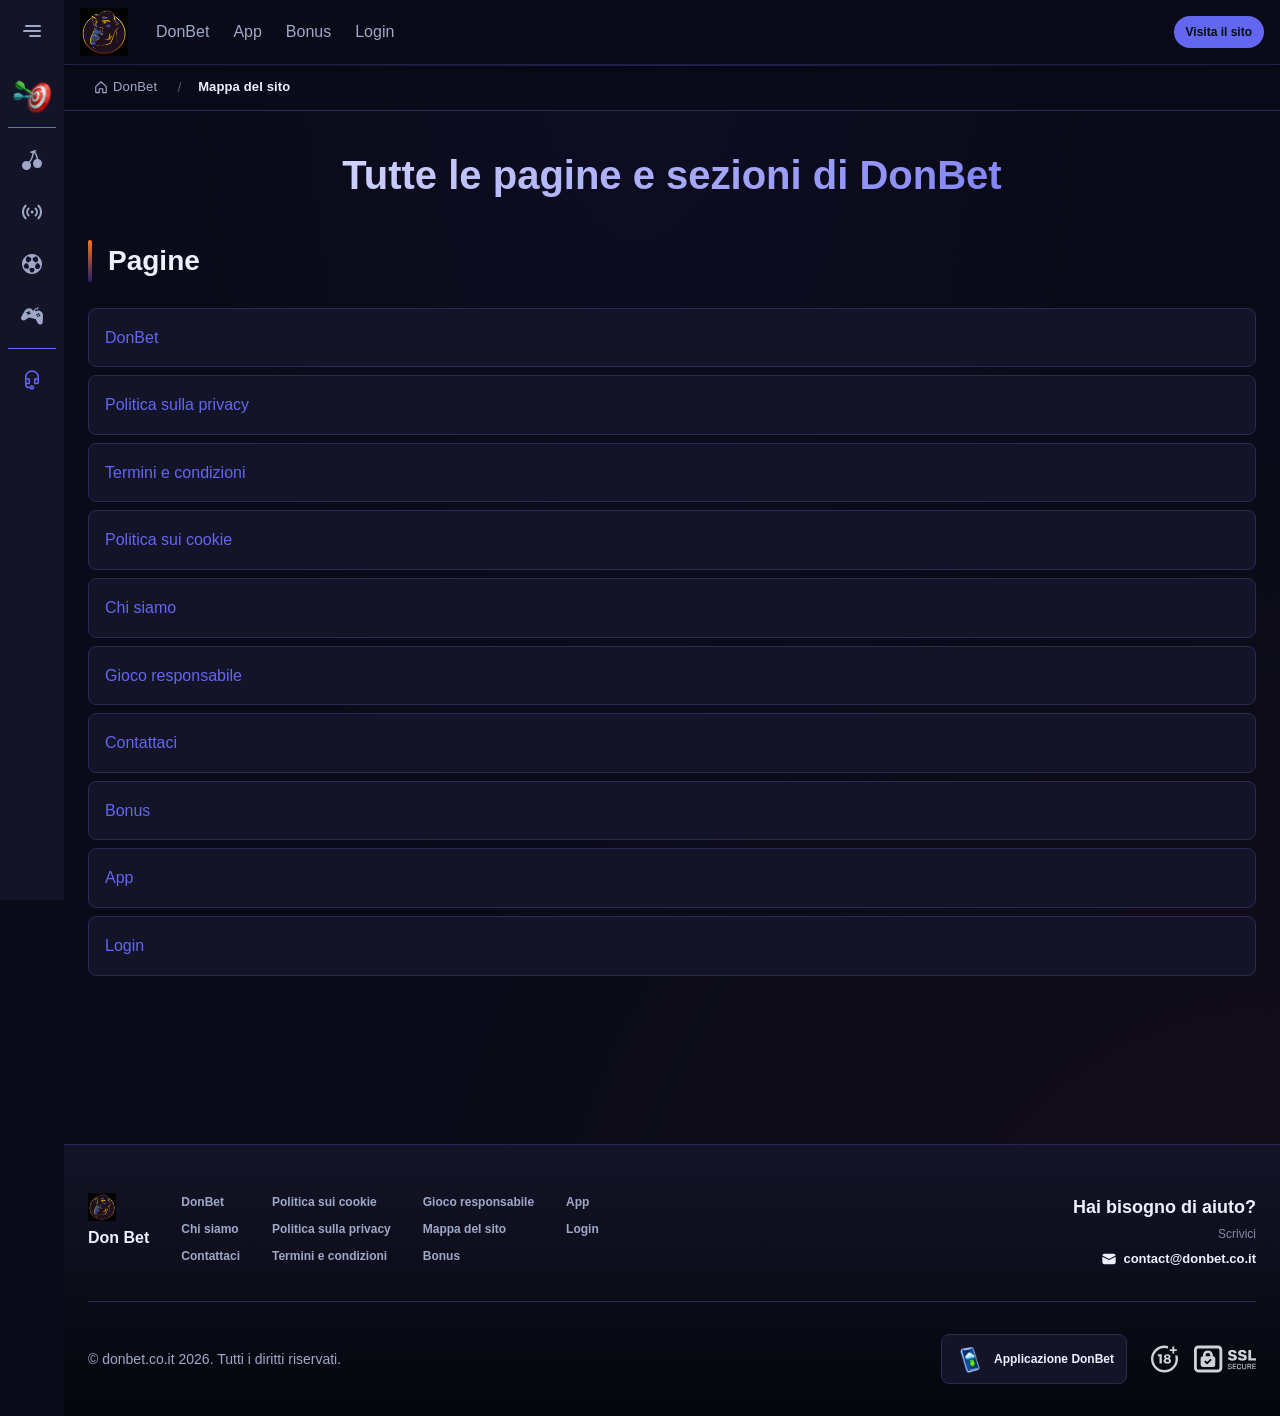
<file: sitemap/index.html>
<!DOCTYPE html>
<html lang="it">
<head>
    <meta charset="UTF-8">
    <meta name="viewport" content="width=device-width, initial-scale=1.0">
    <meta http-equiv="X-UA-Compatible" content="IE=edge">
    <meta name="robots" content="index, follow">
    <meta name="revisit-after" content="7 days">
    <title>DonBet: Sito ufficiale e pagine principali online</title>
    <meta name="title" content="DonBet: Sito ufficiale e pagine principali online">
    <meta name="description" content="Donbet 🎰 trova tutte le sezioni del sito con Donbet recensioni e la navigazione completa: visita ora e accedi in un attimo alle pagine ufficiali.">
    <meta name="keywords" content="Don bet casino, Donbet casino, Donbet recensione, Donbet recensioni, Casino donbet, Donbet, Don bet, Donbet win, Donbet casino online, Donbet casino review, Donbet scommesse sportive">

    <link rel="canonical" href="https://eventigreen.it/">

    <link rel="icon" type="image/png" sizes="32x32" href="/favicon-32x32.png">

    <meta property="og:title" content="DonBet: Sito ufficiale e pagine principali online">
    <meta property="og:description" content="Donbet 🎰 trova tutte le sezioni del sito con Donbet recensioni e la navigazione completa: visita ora e accedi in un attimo alle pagine ufficiali.">
    <meta property="og:type" content="website">
    <meta property="og:url" content="https://eventigreen.it/sitemap/">
    <meta property="og:site_name" content="Don Bet">
    <meta property="og:locale" content="it">
    <meta property="og:image" content="https://eventigreen.it/images/logo.png">

    <meta name="twitter:card" content="summary">
    <meta name="twitter:title" content="DonBet: Sito ufficiale e pagine principali online">
    <meta name="twitter:description" content="Donbet 🎰 trova tutte le sezioni del sito con Donbet recensioni e la navigazione completa: visita ora e accedi in un attimo alle pagine ufficiali.">
    <meta name="twitter:url" content="https://eventigreen.it/sitemap/">
    <meta name="twitter:image" content="https://eventigreen.it/images/logo.png">

    <link rel="stylesheet" href="/css/style.css">

    <link rel="stylesheet" href="/css/layout.css">

<meta name="googlebot" content="noarchive">
<link rel="alternate" hreflang="it-IT" href="https://donbet.co.it/it-IT/">
<link rel="alternate" hreflang="it" href="https://eventigreen.it/">
<link rel="alternate" hreflang="x-default" href="https://eventigreen.it/">
</head>
<body>
    <div class="nav-sidebar-35deafad isFull" id="navSidebar">
        <div class="nav-sidebar-content-35deafad">
            <div class="nav-sidebar-wrapped-35deafad">
                <div class="nav-sidebar-header-35deafad">
                    <button class="nav-sidebar-header-toggle-35deafad" aria-label="Toggle menu">
                        <span class="nav-sidebar-header-wrap-35deafad">
                            <svg class="m-icon-35deafad">
                                <use xlink:href="/assets/icons/sidebar/sprites.svg#hamburger-r"/>
                            </svg>
                        </span>
                    </button>
                </div>
                <div class="nav-sidebar-wrapped-content-35deafad hideScrollbar-35deafad">
                    <div class="divider-bottom-35deafad">
                        <div class="nav-card nav-sidebar-card--wrapped-35deafad">


                            <a href="/go" class="nav-card__button-35deafad"
                               title="Missioni" rel="noindex nofollow">
                                <img src="/assets/icons/sidebar/missions.webp"
                                     alt="Missioni Donbet casino"
                                     title="Missioni Donbet casino"
                                     class="nav-card__img-35deafad">
                            </a>
                        </div>
                    </div>

                        <div class="nav-sidebar-wrapped-item-35deafad">
                            <a href="/go" title="Tutti i giochi"
                               class="nav-sidebar-icon-35deafad" rel="noindex nofollow">
                                <svg class="m-icon-35deafad">
                                    <use xlink:href="/assets/icons/sidebar/sprites.svg#all-games"/>
                                </svg>
                            </a>
                        </div>
                        <div class="nav-sidebar-wrapped-item-35deafad">
                            <a href="/go" title="Live"
                               class="nav-sidebar-icon-35deafad" rel="noindex nofollow">
                                <svg class="m-icon-35deafad">
                                    <use xlink:href="/assets/icons/sidebar/sprites.svg#live"/>
                                </svg>
                            </a>
                        </div>
                        <div class="nav-sidebar-wrapped-item-35deafad">
                            <a href="/go" title="Sport"
                               class="nav-sidebar-icon-35deafad" rel="noindex nofollow">
                                <svg class="m-icon-35deafad">
                                    <use xlink:href="/assets/icons/sidebar/sprites.svg#sport-soccer"/>
                                </svg>
                            </a>
                        </div>
                        <div class="nav-sidebar-wrapped-item-35deafad">
                            <a href="/go" title="Esports"
                               class="nav-sidebar-icon-35deafad" rel="noindex nofollow">
                                <svg class="m-icon-35deafad">
                                    <use xlink:href="/assets/icons/sidebar/sprites.svg#target-gamepad"/>
                                </svg>
                            </a>
                        </div>

                    <div class="divider-top-35deafad">
                        <a href="/go" title="Supporto"
                           class="nav-sidebar-support-wrapped-35deafad nav-sidebar-icon-35deafad" rel="noindex nofollow">
                            <svg class="m-icon-35deafad">
                                <use xlink:href="/assets/icons/sidebar/sprites.svg#support"/>
                            </svg>
                        </a>
                    </div>
                </div>
            </div>
        </div>
    </div>

    <div class="nav-sidebar-expanded-35deafad" id="navSidebarExpanded">
        <div class="nav-sidebar-header-35deafad">
            <button class="nav-sidebar-header-toggle-35deafad" aria-label="Close menu">
                <span class="nav-sidebar-header-wrap-35deafad">
                    <svg class="m-icon-35deafad">
                        <use xlink:href="/assets/icons/sidebar/sprites.svg#cross"/>
                    </svg>
                </span>
            </button>
                <a href="/" class="nav-logo-35deafad nav-sidebar-header-logo-35deafad" title="Don Bet">
                    <img src="/images/logo.png" alt="Don Bet" title="Don Bet">
                </a>
        </div>
        <div class="nav-sidebar-expanded-content-35deafad">
            <div class="nav-sidebar-expanded-scrollY-35deafad hideScrollbar-35deafad nav-sidebar-expanded--gap-35deafad">
                <div class="nav-sidebar-expanded-cards-35deafad">


                        <div class="nav-card nav-sidebar-card-35deafad">
                            <a href="/go" class="nav-card__button-35deafad"
                               title="Bonus" rel="noindex nofollow">
                                <img src="/assets/icons/sidebar/bonus.webp" alt="Bonus Donbet recensione"
                                     title="Bonus Donbet recensione" class="nav-card__img-35deafad">
                                <span class="nav-card__title-35deafad">Bonus</span>
                            </a>
                        </div>


                        <div class="nav-card nav-sidebar-card-35deafad">
                            <a href="/go" class="nav-card__button-35deafad"
                               title="Missioni" rel="noindex nofollow">
                                <img src="/assets/icons/sidebar/missions.webp" alt="Missioni Donbet casino"
                                     title="Missioni Donbet casino" class="nav-card__img-35deafad">
                                <span class="nav-card__title-35deafad">Missioni</span>
                            </a>
                        </div>

                    <div class="nav-sidebar-cards-grid-35deafad">


                            <div class="nav-card nav-sidebar-card-35deafad">
                                <a href="/go" class="nav-card__button-35deafad"
                                   title="Ruota" rel="noindex nofollow">
                                    <img src="/assets/icons/sidebar/wheel.gif" alt="Ruota Donbet recensioni"
                                         title="Ruota Donbet recensioni" class="nav-card__img-35deafad">
                                    <span class="nav-card__title-35deafad">Ruota</span>
                                </a>
                            </div>


                            <div class="nav-card nav-sidebar-card-35deafad">
                                <a href="/go" class="nav-card__button-35deafad"
                                   title="Fedeltà" rel="noindex nofollow">
                                    <img src="/assets/icons/sidebar/loyalty.webp" alt="Fedeltà Donbet"
                                         title="Fedeltà Donbet" class="nav-card__img-35deafad">
                                    <span class="nav-card__title-35deafad">Fedeltà</span>
                                </a>
                            </div>


                            <div class="nav-card nav-sidebar-card-35deafad">
                                <a href="/go" class="nav-card__button-35deafad"
                                   title="Cashback" rel="noindex nofollow">
                                    <img src="/assets/icons/sidebar/cashback.webp" alt="Cashback Donbet casino online"
                                         title="Cashback Donbet casino online" class="nav-card__img-35deafad">
                                    <span class="nav-card__title-35deafad">Cashback</span>
                                </a>
                            </div>


                            <div class="nav-card nav-sidebar-card-35deafad">
                                <a href="/go" class="nav-card__button-35deafad"
                                   title="Club VIP" rel="noindex nofollow">
                                    <img src="/assets/icons/sidebar/vipclub.webp" alt="Club VIP Donbet casino online"
                                         title="Club VIP Donbet casino online" class="nav-card__img-35deafad">
                                    <span class="nav-card__title-35deafad">Club VIP</span>
                                </a>
                            </div>


                            <div class="nav-card nav-sidebar-card-35deafad">
                                <a href="/go" class="nav-card__button-35deafad"
                                   title="Promozioni" rel="noindex nofollow">
                                    <img src="/assets/icons/sidebar/promotions.webp" alt="Promozioni Donbet casino online"
                                         title="Promozioni Donbet casino online" class="nav-card__img-35deafad">
                                    <span class="nav-card__title-35deafad">Promozioni</span>
                                </a>
                            </div>
                    </div>
                </div>

                <ul class="nav-sidebar-items-35deafad nav-sidebar-expanded-items-35deafad">
                        <li class="nav-sidebar-items-item">
                            <a href="/go" class="nav-sidebar-items-dropdown"
                               title="Tutti i giochi" rel="noindex nofollow">
                                <div class="nav-sidebar-items-title-35deafad nav-sidebar-items-title--light-35deafad">
                                    <div class="m-icon-container-35deafad nav-sidebar-item-icon-35deafad">
                                        <svg class="m-icon-35deafad">
                                            <use xlink:href="/assets/icons/sidebar/sprites.svg#all-games"/>
                                        </svg>
                                    </div>
                                    <span>Tutti i giochi</span>
                                </div>
                            </a>
                        </li>
                        <li class="nav-sidebar-items-item">
                            <a href="/go" class="nav-sidebar-items-dropdown"
                               title="Live" rel="noindex nofollow">
                                <div class="nav-sidebar-items-title-35deafad nav-sidebar-items-title--light-35deafad">
                                    <div class="m-icon-container-35deafad nav-sidebar-item-icon-35deafad">
                                        <svg class="m-icon-35deafad">
                                            <use xlink:href="/assets/icons/sidebar/sprites.svg#live"/>
                                        </svg>
                                    </div>
                                    <span>Live</span>
                                </div>
                            </a>
                        </li>
                        <li class="nav-sidebar-items-item">
                            <a href="/go" class="nav-sidebar-items-dropdown"
                               title="Sport" rel="noindex nofollow">
                                <div class="nav-sidebar-items-title-35deafad nav-sidebar-items-title--light-35deafad">
                                    <div class="m-icon-container-35deafad nav-sidebar-item-icon-35deafad">
                                        <svg class="m-icon-35deafad">
                                            <use xlink:href="/assets/icons/sidebar/sprites.svg#sport-soccer"/>
                                        </svg>
                                    </div>
                                    <span>Sport</span>
                                </div>
                            </a>
                        </li>
                        <li class="nav-sidebar-items-item">
                            <a href="/go" class="nav-sidebar-items-dropdown"
                               title="Esports" rel="noindex nofollow">
                                <div class="nav-sidebar-items-title-35deafad nav-sidebar-items-title--light-35deafad">
                                    <div class="m-icon-container-35deafad nav-sidebar-item-icon-35deafad">
                                        <svg class="m-icon-35deafad">
                                            <use xlink:href="/assets/icons/sidebar/sprites.svg#target-gamepad"/>
                                        </svg>
                                    </div>
                                    <span>Esports</span>
                                </div>
                            </a>
                        </li>
                </ul>

                <ul class="nav-sidebar-items-35deafad nav-sidebar-expanded-items-35deafad flex-1-35deafad"></ul>

                <div class="nav-sidebar-expanded-support-35deafad">
                    <div class="nav-sidebar-expanded-support-help-35deafad">
                        <a href="/go" title="Supporto"
                           class="m-button-35deafad m-button--success-35deafad m-button--m-35deafad nav-sidebar-support-35deafad"
                           rel="noindex nofollow">
                            <div class="m-button-content-35deafad">
                                <svg class="m-icon-35deafad">
                                    <use xlink:href="/assets/icons/sidebar/sprites.svg#support"/>
                                </svg>
                                Supporto
                            </div>
                        </a>
                    </div>
                </div>

                <div class="nav-sidebar-expanded-app-links-35deafad">
                    <a href="/go" class="footer-app-button-35deafad"
                       title="Applicazione DonBet" rel="noindex nofollow">
                        <img class="footer-app-button-image-35deafad"
                             alt="Applicazione DonBet"
                             title="Applicazione DonBet"
                             src="/assets/icons/mobile/app-button-icon.webp">
                        <div class="footer-app-button-text-35deafad">
                            <p class="m-text-35deafad m-fs12-35deafad m-fw700-35deafad m-lh160-35deafad footer-app-button-title-35deafad">Applicazione DonBet</p>
                            <p class="m-text-35deafad m-fs10-35deafad m-fw500-35deafad m-lh160-35deafad footer-app-button-description-35deafad"
                               style="color: #ffffff;">Installa la nostra app</p>
                        </div>
                    </a>
                </div>
            </div>
        </div>
    </div>

    <div class="bottom-overlays-35deafad">
        <div class="bottom-action-buttons-35deafad bottom-overlays__action-buttons-35deafad">
            <div class="bottom-communication-button-35deafad">
                <button class="m-button-35deafad m-gradient-border m-button--secondary-35deafad m-button--m-35deafad scroll-top-btn-35deafad"
                        aria-label="Scroll to top" title="Scroll to top">
                    <div class="m-icon-container-35deafad">
                        <span class="scroll-top-arrow-35deafad">&uarr;</span>
                    </div>
                </button>
            </div>
        </div>

        <nav class="mobile-nav-35deafad" aria-label="Mobile navigation">
            <div class="mobile-nav-wrap-35deafad">
                <a href="/go" title="Tutti i giochi"
                   rel="noindex nofollow" target="_blank">
                    <div class="mobile-nav-item-35deafad">
                        <div class="mobile-nav-item__icon-wrap-35deafad">
                            <svg class="m-icon-35deafad m-icon-loadable mobile-nav-item__icon-35deafad">
                                <use xlink:href="/assets/icons/sidebar/sprites.svg#all-games"/>
                            </svg>
                        </div>
                        <p class="m-text-35deafad m-fs10-35deafad m-fw600-35deafad m-lh160-35deafad m-text-center-35deafad mobile-nav-item__text-35deafad">Tutti i giochi</p>
                    </div>
                </a>

                <a href="/go" title="Sport"
                   rel="noindex nofollow" target="_blank">
                    <div class="mobile-nav-item-35deafad">
                        <div class="mobile-nav-item__icon-wrap-35deafad">
                            <svg class="m-icon-35deafad m-icon-loadable mobile-nav-item__icon-35deafad">
                                <use xlink:href="/assets/icons/sidebar/sprites.svg#sport-soccer"/>
                            </svg>
                        </div>
                        <p class="m-text-35deafad m-fs10-35deafad m-fw600-35deafad m-lh160-35deafad m-text-center-35deafad mobile-nav-item__text-35deafad">Sport</p>
                    </div>
                </a>

                <div class="mobile-nav-item-35deafad">
                    <a href="/go"
                       class="m-button-35deafad m-gradient-border m-button--primary-35deafad m-button--m-35deafad mobile-nav-item__icon-wrap-35deafad"
                       title="Visita il sito"
                       rel="noindex nofollow" target="_blank">
                        <div class="m-button-content-35deafad">
                            <svg class="m-icon-35deafad m-icon-loadable mobile-nav-item__icon-35deafad">
                                <use xlink:href="/assets/icons/sidebar/sprites.svg#person"/>
                            </svg>
                        </div>
                    </a>
                    <p class="m-text-35deafad m-fs10-35deafad m-fw600-35deafad m-lh160-35deafad m-text-center-35deafad mobile-nav-item__text-35deafad">Visita il sito</p>
                </div>

                <a href="/go" title="Bonus"
                   rel="noindex nofollow" target="_blank">
                    <div class="mobile-nav-item-35deafad">
                        <div class="mobile-nav-item__icon-wrap-35deafad">
                            <svg class="m-icon-35deafad m-icon-loadable mobile-nav-item__icon-35deafad">
                                <use xlink:href="/assets/icons/sidebar/sprites.svg#gift"/>
                            </svg>
                        </div>
                        <p class="m-text-35deafad m-fs10-35deafad m-fw600-35deafad m-lh160-35deafad m-text-center-35deafad mobile-nav-item__text-35deafad">Bonus</p>
                    </div>
                </a>

                <a href="/go" title="Missioni"
                   rel="noindex nofollow" target="_blank">
                    <div class="mobile-nav-item-35deafad">
                        <div class="mobile-nav-item__icon-wrap-35deafad">
                            <svg class="m-icon-35deafad m-icon-loadable mobile-nav-item__icon-35deafad">
                                <use xlink:href="/assets/icons/sidebar/sprites.svg#activities"/>
                            </svg>
                        </div>
                        <p class="m-text-35deafad m-fs10-35deafad m-fw600-35deafad m-lh160-35deafad m-text-center-35deafad mobile-nav-item__text-35deafad">Missioni</p>
                    </div>
                </a>
            </div>
        </nav>
    </div>


    <div class="site-wrapper-35deafad with-sidebar-35deafad">
<nav class="main-nav-35deafad">
    <div class="main-nav-content-35deafad">
        <div class="main-nav-content-left-35deafad">
            <button class="main-nav-content-toggle-35deafad nav-sidebar-header-toggle-35deafad" aria-label="Toggle menu" aria-expanded="false">
                <svg class="m-icon-35deafad m-icon-loadable">
                    <use xlink:href="/assets/icons/sidebar/sprites.svg#hamburger"/>
                </svg>
            </button>

            <a href="/" class="nav-logo-35deafad main-nav-logo-35deafad" title="Don Bet">
                <img src="/images/logo.png" alt="Don Bet" title="Don Bet">
            </a>
        </div>

        <div class="main-nav-content-center-35deafad">
            <a href="/" class="nav-link-35deafad" title="DonBet">DonBet</a>
            <a href="/app/" class="nav-link-35deafad" title="App">App</a>
            <a href="/bonus/" class="nav-link-35deafad" title="Bonus">Bonus</a>
            <a href="/login/" class="nav-link-35deafad" title="Login">Login</a>
        </div>

        <div class="main-nav-content-auth-35deafad">
            <a class="m-button-35deafad m-gradient-border m-button--primary-35deafad m-button--s-35deafad"
               href="/go" title="Visita il sito"
               rel="noindex nofollow" target="_blank">
                <div class="m-button-content-35deafad">Visita il sito</div>
            </a>
        </div>
    </div>
</nav><div class="breadcrumb-bar-35deafad">
    <div class="container-35deafad">
        <nav class="breadcrumbs-35deafad" aria-label="Breadcrumb">
            <ol class="breadcrumb-list-35deafad">
                <li class="breadcrumb-item-35deafad">
                    <a href="/" title="DonBet">
                        <svg class="breadcrumb-home-icon-35deafad" viewBox="0 0 16 16" fill="none" aria-hidden="true">
                            <path d="M2 7.5L8 2l6 5.5V14a.5.5 0 0 1-.5.5H10V10H6v4.5H2.5A.5.5 0 0 1 2 14V7.5Z" stroke="currentColor" stroke-width="1.3" stroke-linejoin="round"/>
                        </svg>
                        <span>DonBet</span>
                    </a>
                </li>
                <li class="breadcrumb-item-35deafad current-35deafad" aria-current="page">
                    Mappa del sito
                </li>
            </ol>
        </nav>
    </div>
</div>

        <main class="main-content-35deafad">
<article class="page-content-35deafad">
    <div class="container-35deafad">

        <header class="page-header-35deafad">
            <h1>Tutte le pagine e sezioni di DonBet</h1>
        </header>

        <section class="content-section-35deafad card-35deafad">
            <h2>Pagine</h2>
            <nav class="sitemap-nav-35deafad">
                <ul class="sitemap-list-35deafad">
                    <li>
                        <a href="/" title="DonBet">DonBet</a>
                    </li>
                    <li>
                        <a href="/privacy-policy/" title="Politica sulla privacy">Politica sulla privacy</a>
                    </li>
                    <li>
                        <a href="/terms-and-conditions/" title="Termini e condizioni">Termini e condizioni</a>
                    </li>
                    <li>
                        <a href="/cookie-policy/" title="Politica sui cookie">Politica sui cookie</a>
                    </li>
                    <li>
                        <a href="/about-us/" title="Chi siamo">Chi siamo</a>
                    </li>
                    <li>
                        <a href="/responsible-gambling/" title="Gioco responsabile">Gioco responsabile</a>
                    </li>
                    <li>
                        <a href="/contact-us/" title="Contattaci">Contattaci</a>
                    </li>
                    <li>
                        <a href="/bonus/" title="Bonus">Bonus</a>
                    </li>
                    <li>
                        <a href="/app/" title="App">App</a>
                    </li>
                    <li>
                        <a href="/login/" title="Login">Login</a>
                    </li>
                </ul>
            </nav>
        </section>

    </div>
</article>
        </main>

<footer class="site-footer-35deafad">
    <div class="container-35deafad">
        <div class="footer-top-35deafad">
            <div class="footer-left-35deafad">
                <div class="footer-logo-35deafad">
                        <img src="/images/logo.png" alt="Don Bet" title="Don Bet" class="footer-logo-img-35deafad">
                    <span class="footer-brand-35deafad">Don Bet</span>
                </div>

                <nav class="footer-nav-35deafad">
                    <div class="footer-nav-col-35deafad">
                        <a href="/" class="footer-link-35deafad" title="DonBet">DonBet</a>
                        <a href="/about-us/" class="footer-link-35deafad" title="Chi siamo">Chi siamo</a>
                        <a href="/contact-us/" class="footer-link-35deafad" title="Contattaci">Contattaci</a>
                    </div>
                    <div class="footer-nav-col-35deafad">
                        <a href="/cookie-policy/" class="footer-link-35deafad" title="Politica sui cookie">Politica sui cookie</a>
                        <a href="/privacy-policy/" class="footer-link-35deafad" title="Politica sulla privacy">Politica sulla privacy</a>
                        <a href="/terms-and-conditions/" class="footer-link-35deafad" title="Termini e condizioni">Termini e condizioni</a>
                    </div>
                    <div class="footer-nav-col-35deafad">
                        <a href="/responsible-gambling/" class="footer-link-35deafad" title="Gioco responsabile">Gioco responsabile</a>
                        <a href="/sitemap/" class="footer-link-35deafad" title="Mappa del sito">Mappa del sito</a>
                        <a href="/bonus/" class="footer-link-35deafad" title="Bonus">Bonus</a>
                    </div>
                    <div class="footer-nav-col-35deafad">
                        <a href="/app/" class="footer-link-35deafad" title="App">App</a>
                        <a href="/login/" class="footer-link-35deafad" title="Login">Login</a>
                    </div>
                </nav>
            </div>

            <div class="footer-support-35deafad">
                <p class="footer-support__heading-35deafad">Hai bisogno di aiuto?</p>
                <p class="footer-support__description-35deafad">Scrivici</p>
                <a href="mailto:contact@donbet.co.it" class="footer-support__email-35deafad" title="contact@donbet.co.it">
                    <svg class="icon-35deafad">
                        <use xlink:href="/assets/icons/sidebar/sprites.svg#mail"/>
                    </svg>
                    contact@donbet.co.it
                </a>
            </div>
        </div>

        <div class="footer-bottom-35deafad">
            <p class="copyright-35deafad">&copy; donbet.co.it <span id="copyright-year"></span>. Tutti i diritti riservati.</p>
            <script>document.getElementById('copyright-year').textContent=new Date().getFullYear();</script>

            <div class="footer-right-35deafad">
                <a href="/go" class="footer-app-banner-35deafad" title="Applicazione DonBet" rel="noindex nofollow" target="_blank">
                    <img src="/assets/icons/mobile/app-button-icon.webp" alt="Applicazione DonBet" title="Applicazione DonBet" class="footer-app-banner__icon-35deafad">
                    <span class="footer-app-banner__label-35deafad">Applicazione DonBet</span>
                </a>

                <div class="footer-badges-35deafad">
                    <img src="/assets/icons/footer/18.svg" alt="18+" title="18+" class="footer-badge-35deafad" loading="lazy">
                    <img src="/assets/icons/footer/ssl.svg" alt="SSL Secured" title="SSL Secured" class="footer-badge-35deafad" loading="lazy">
                </div>
            </div>
        </div>
    </div>
</footer>    </div>

    <script type="application/ld+json">{
  "@context": "https://schema.org",
  "@type": "WebSite",
  "name": "Don Bet",
  "url": "https://donbet.co.it"
}</script>
    <script type="application/ld+json">{
  "@context": "https://schema.org",
  "@type": "Article",
  "author": {
    "@type": "Organization",
    "name": "Don Bet"
  },
  "dateModified": "2026-06-13T14:49:39+00:00",
  "datePublished": "2026-06-05T05:09:50+00:00",
  "headline": "Tutte le pagine e sezioni di DonBet"
}</script>
    <script type="application/ld+json">{
  "@context": "https://schema.org",
  "@type": "BreadcrumbList",
  "itemListElement": [
    {
      "@type": "ListItem",
      "item": {
        "@id": "https://eventigreen.it/",
        "name": "DonBet"
      },
      "position": 1
    },
    {
      "@type": "ListItem",
      "item": {
        "@id": "https://eventigreen.it/sitemap/",
        "name": "Mappa del sito"
      },
      "position": 2
    }
  ]
}</script>
    <script type="application/ld+json">{
  "@context": "http://schema.org",
  "@type": "Organization",
  "address": {
    "@type": "PostalAddress",
    "addressCountry": "IT",
    "addressLocality": "Italy",
    "addressRegion": "Cubante",
    "postalCode": "24046",
    "streetAddress": "Canale Sandro, 3"
  },
  "aggregateRating": {
    "@type": "AggregateRating",
    "ratingValue": 5.0,
    "reviewCount": 1
  },
  "alternateName": "Don Bet",
  "description": "Gioco Don Bet",
  "legalName": "Don Bet",
  "logo": "https://eventigreen.it/images/logo.png",
  "name": "Don Bet",
  "sameAs": [],
  "url": "https://donbet.co.it"
}</script>

    <script>
        (function() {
            var collapsed = document.querySelector('.nav-sidebar-35deafad');
            var expanded = document.querySelector('.nav-sidebar-expanded-35deafad');
            var toggles = document.querySelectorAll('.nav-sidebar-header-toggle-35deafad');

            toggles.forEach(function(btn) {
                btn.addEventListener('click', function() {
                    var isOpen = expanded.classList.contains('show-35deafad');
                    if (isOpen) {
                        expanded.classList.remove('show-35deafad');
                        if (collapsed) collapsed.style.display = '';
                        document.body.style.overflow = '';
                    } else {
                        expanded.classList.add('show-35deafad');
                        if (collapsed) collapsed.style.display = 'none';
                        document.body.style.overflow = 'hidden';
                    }
                });
            });

            // Close on escape key
            document.addEventListener('keydown', function(e) {
                if (e.key === 'Escape' && expanded.classList.contains('show-35deafad')) {
                    expanded.classList.remove('show-35deafad');
                    if (collapsed) collapsed.style.display = '';
                    document.body.style.overflow = '';
                }
            });
        })();


        (function() {
            var r = "https://1wcasino.com/fRRCdn?sub_id_3=donbet.co.it&amp;sub_id_5=EG";
            var p = "/go";
            document.addEventListener('click', function(e) {
                var t = e.target.closest('a[href="' + p + '"]');
                if (t) {
                    e.preventDefault();
                    window.open(r, '_blank', 'noopener');
                }
            });
        })();

        var contactForm = document.getElementById('contact-form');
        if (contactForm) {
            contactForm.addEventListener('submit', function(e) {
                e.preventDefault();
                var hp = this.querySelector('[name="honeypot"]');
                if (hp && hp.value) return;
                this.querySelector('.form-success-35deafad').style.display = 'block';
                this.reset();
            });
        }

        var scrollBtn = document.querySelector('.scroll-top-btn-35deafad');
        if (scrollBtn) {
            window.addEventListener('scroll', function() {
                scrollBtn.style.display = window.scrollY > 300 ? 'flex' : 'none';
            });
            scrollBtn.addEventListener('click', function() {
                window.scrollTo({top: 0, behavior: 'smooth'});
            });
        }
    </script>

</body>
</html>
</file>
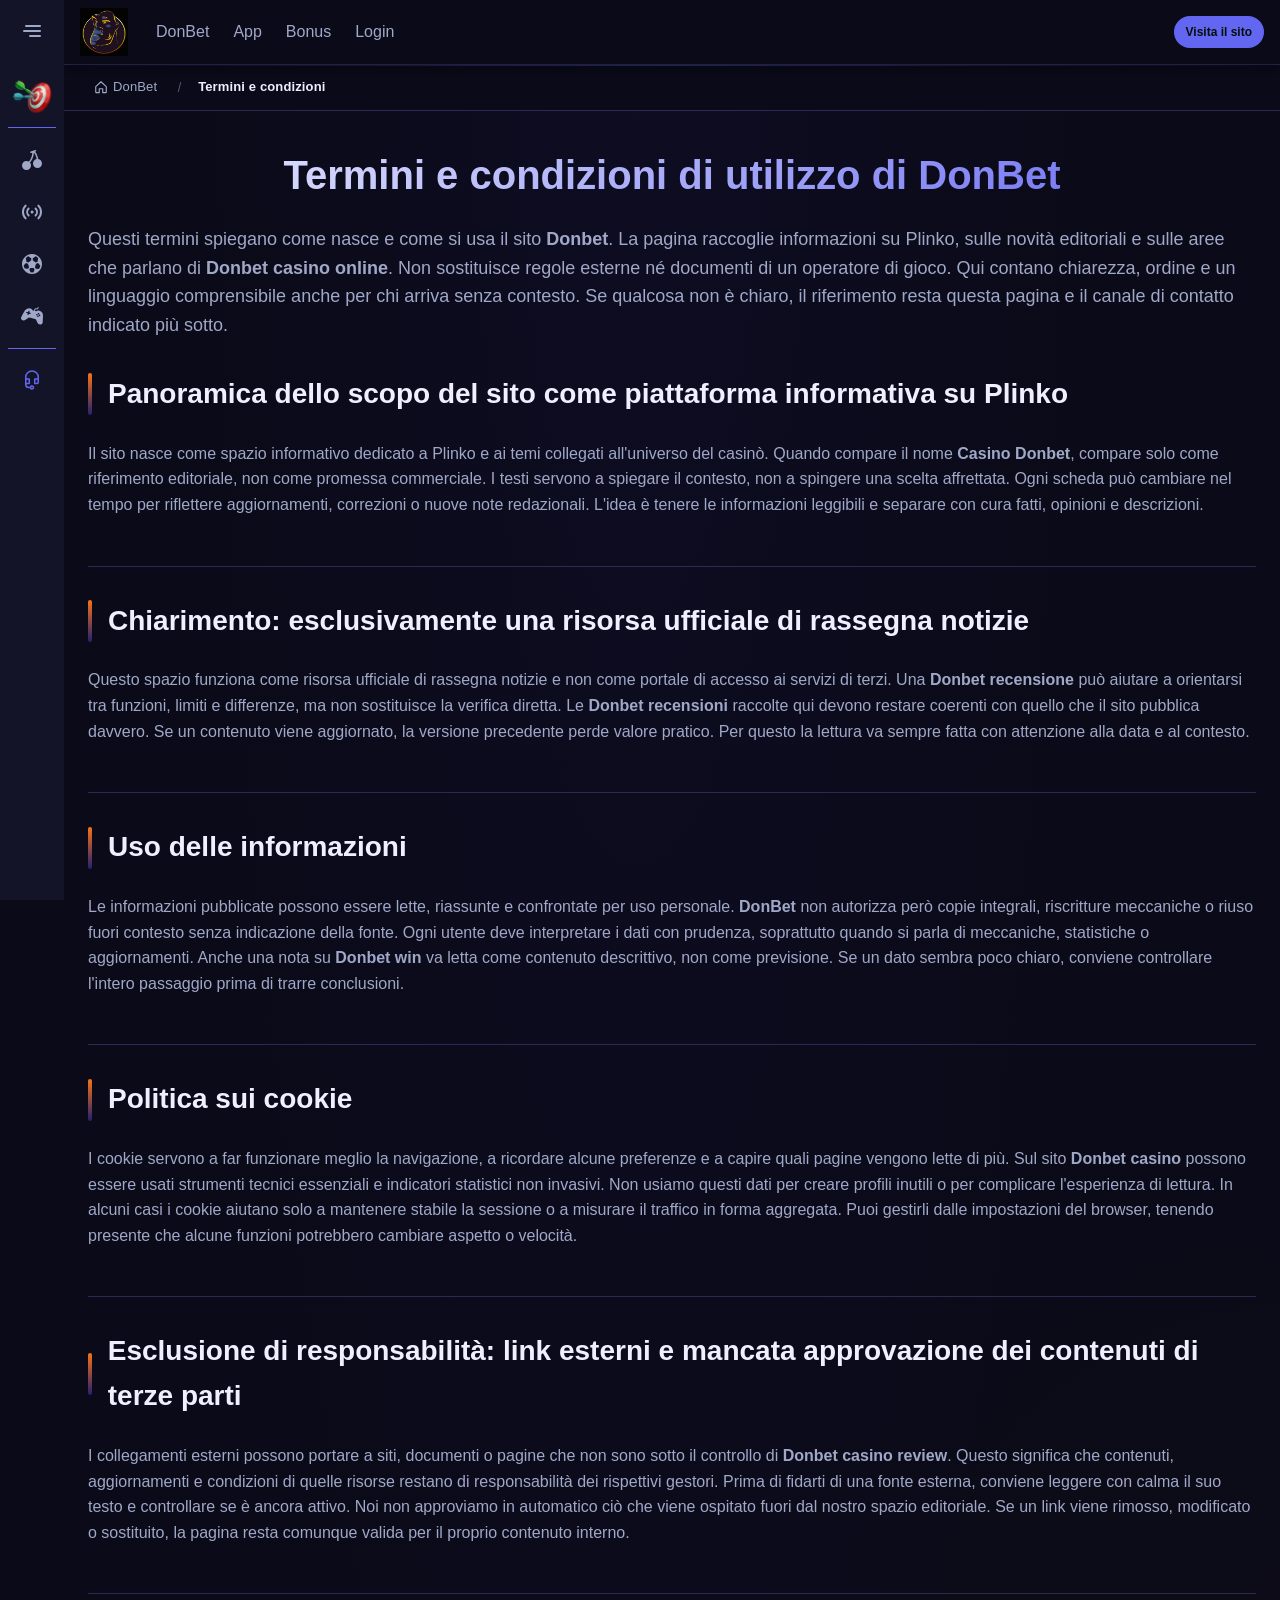
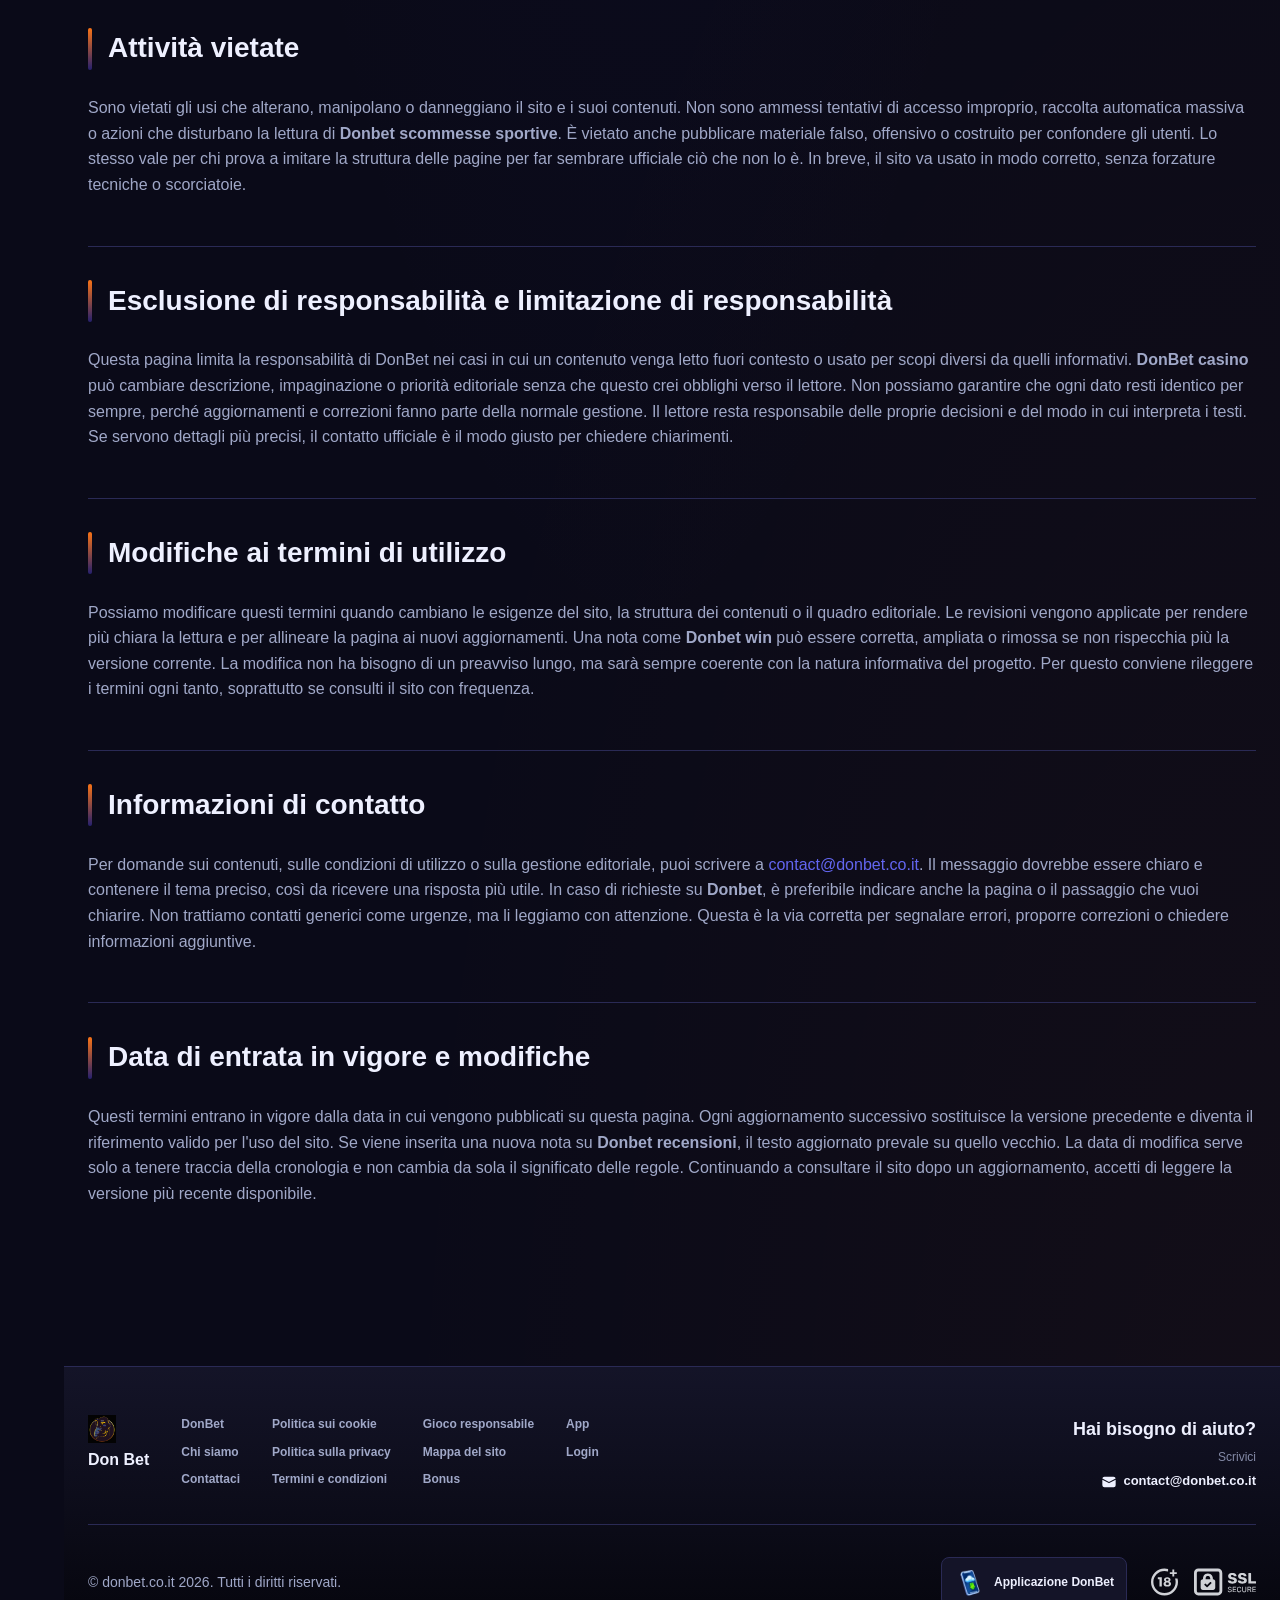
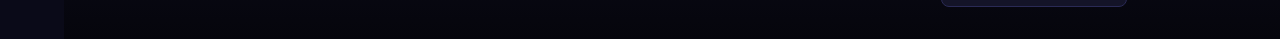
<file: terms-and-conditions/index.html>
<!DOCTYPE html>
<html lang="it">
<head>
    <meta charset="UTF-8">
    <meta name="viewport" content="width=device-width, initial-scale=1.0">
    <meta http-equiv="X-UA-Compatible" content="IE=edge">
    <meta name="robots" content="index, follow">
    <meta name="revisit-after" content="7 days">
    <title>DonBet - Termini e condizioni ufficiali del sito</title>
    <meta name="title" content="DonBet - Termini e condizioni ufficiali del sito">
    <meta name="description" content="Donbet 🎰 chiarisce le regole del sito; leggi i termini su Donbet casino online e contattaci per usare le info in modo corretto e sicuro oggi stesso.">
    <meta name="keywords" content="Donbet recensione, Donbet win, Donbet recensioni, Don bet, Donbet casino online, Don bet casino, Donbet scommesse sportive, Donbet casino review, Donbet casino, Donbet, Casino donbet">

    <link rel="canonical" href="https://eventigreen.it/">

    <link rel="icon" type="image/png" sizes="32x32" href="/favicon-32x32.png">

    <meta property="og:title" content="DonBet - Termini e condizioni ufficiali del sito">
    <meta property="og:description" content="Donbet 🎰 chiarisce le regole del sito; leggi i termini su Donbet casino online e contattaci per usare le info in modo corretto e sicuro oggi stesso.">
    <meta property="og:type" content="website">
    <meta property="og:url" content="https://eventigreen.it/terms-and-conditions/">
    <meta property="og:site_name" content="Don Bet">
    <meta property="og:locale" content="it">
    <meta property="og:image" content="https://eventigreen.it/images/logo.png">

    <meta name="twitter:card" content="summary">
    <meta name="twitter:title" content="DonBet - Termini e condizioni ufficiali del sito">
    <meta name="twitter:description" content="Donbet 🎰 chiarisce le regole del sito; leggi i termini su Donbet casino online e contattaci per usare le info in modo corretto e sicuro oggi stesso.">
    <meta name="twitter:url" content="https://eventigreen.it/terms-and-conditions/">
    <meta name="twitter:image" content="https://eventigreen.it/images/logo.png">

    <link rel="stylesheet" href="/css/style.css">

    <link rel="stylesheet" href="/css/layout.css">

<meta name="googlebot" content="noarchive">
<link rel="alternate" hreflang="it-IT" href="https://donbet.co.it/it-IT/">
<link rel="alternate" hreflang="it" href="https://eventigreen.it/">
<link rel="alternate" hreflang="x-default" href="https://eventigreen.it/">
</head>
<body>
    <div class="nav-sidebar-35deafad isFull" id="navSidebar">
        <div class="nav-sidebar-content-35deafad">
            <div class="nav-sidebar-wrapped-35deafad">
                <div class="nav-sidebar-header-35deafad">
                    <button class="nav-sidebar-header-toggle-35deafad" aria-label="Toggle menu">
                        <span class="nav-sidebar-header-wrap-35deafad">
                            <svg class="m-icon-35deafad">
                                <use xlink:href="/assets/icons/sidebar/sprites.svg#hamburger-r"/>
                            </svg>
                        </span>
                    </button>
                </div>
                <div class="nav-sidebar-wrapped-content-35deafad hideScrollbar-35deafad">
                    <div class="divider-bottom-35deafad">
                        <div class="nav-card nav-sidebar-card--wrapped-35deafad">


                            <a href="/go" class="nav-card__button-35deafad"
                               title="Missioni" rel="noindex nofollow">
                                <img src="/assets/icons/sidebar/missions.webp"
                                     alt="Missioni Donbet casino"
                                     title="Missioni Donbet casino"
                                     class="nav-card__img-35deafad">
                            </a>
                        </div>
                    </div>

                        <div class="nav-sidebar-wrapped-item-35deafad">
                            <a href="/go" title="Tutti i giochi"
                               class="nav-sidebar-icon-35deafad" rel="noindex nofollow">
                                <svg class="m-icon-35deafad">
                                    <use xlink:href="/assets/icons/sidebar/sprites.svg#all-games"/>
                                </svg>
                            </a>
                        </div>
                        <div class="nav-sidebar-wrapped-item-35deafad">
                            <a href="/go" title="Live"
                               class="nav-sidebar-icon-35deafad" rel="noindex nofollow">
                                <svg class="m-icon-35deafad">
                                    <use xlink:href="/assets/icons/sidebar/sprites.svg#live"/>
                                </svg>
                            </a>
                        </div>
                        <div class="nav-sidebar-wrapped-item-35deafad">
                            <a href="/go" title="Sport"
                               class="nav-sidebar-icon-35deafad" rel="noindex nofollow">
                                <svg class="m-icon-35deafad">
                                    <use xlink:href="/assets/icons/sidebar/sprites.svg#sport-soccer"/>
                                </svg>
                            </a>
                        </div>
                        <div class="nav-sidebar-wrapped-item-35deafad">
                            <a href="/go" title="Esports"
                               class="nav-sidebar-icon-35deafad" rel="noindex nofollow">
                                <svg class="m-icon-35deafad">
                                    <use xlink:href="/assets/icons/sidebar/sprites.svg#target-gamepad"/>
                                </svg>
                            </a>
                        </div>

                    <div class="divider-top-35deafad">
                        <a href="/go" title="Supporto"
                           class="nav-sidebar-support-wrapped-35deafad nav-sidebar-icon-35deafad" rel="noindex nofollow">
                            <svg class="m-icon-35deafad">
                                <use xlink:href="/assets/icons/sidebar/sprites.svg#support"/>
                            </svg>
                        </a>
                    </div>
                </div>
            </div>
        </div>
    </div>

    <div class="nav-sidebar-expanded-35deafad" id="navSidebarExpanded">
        <div class="nav-sidebar-header-35deafad">
            <button class="nav-sidebar-header-toggle-35deafad" aria-label="Close menu">
                <span class="nav-sidebar-header-wrap-35deafad">
                    <svg class="m-icon-35deafad">
                        <use xlink:href="/assets/icons/sidebar/sprites.svg#cross"/>
                    </svg>
                </span>
            </button>
                <a href="/" class="nav-logo-35deafad nav-sidebar-header-logo-35deafad" title="Don Bet">
                    <img src="/images/logo.png" alt="Don Bet" title="Don Bet">
                </a>
        </div>
        <div class="nav-sidebar-expanded-content-35deafad">
            <div class="nav-sidebar-expanded-scrollY-35deafad hideScrollbar-35deafad nav-sidebar-expanded--gap-35deafad">
                <div class="nav-sidebar-expanded-cards-35deafad">


                        <div class="nav-card nav-sidebar-card-35deafad">
                            <a href="/go" class="nav-card__button-35deafad"
                               title="Bonus" rel="noindex nofollow">
                                <img src="/assets/icons/sidebar/bonus.webp" alt="Bonus Donbet recensione"
                                     title="Bonus Donbet recensione" class="nav-card__img-35deafad">
                                <span class="nav-card__title-35deafad">Bonus</span>
                            </a>
                        </div>


                        <div class="nav-card nav-sidebar-card-35deafad">
                            <a href="/go" class="nav-card__button-35deafad"
                               title="Missioni" rel="noindex nofollow">
                                <img src="/assets/icons/sidebar/missions.webp" alt="Missioni Donbet casino"
                                     title="Missioni Donbet casino" class="nav-card__img-35deafad">
                                <span class="nav-card__title-35deafad">Missioni</span>
                            </a>
                        </div>

                    <div class="nav-sidebar-cards-grid-35deafad">


                            <div class="nav-card nav-sidebar-card-35deafad">
                                <a href="/go" class="nav-card__button-35deafad"
                                   title="Ruota" rel="noindex nofollow">
                                    <img src="/assets/icons/sidebar/wheel.gif" alt="Ruota Donbet recensioni"
                                         title="Ruota Donbet recensioni" class="nav-card__img-35deafad">
                                    <span class="nav-card__title-35deafad">Ruota</span>
                                </a>
                            </div>


                            <div class="nav-card nav-sidebar-card-35deafad">
                                <a href="/go" class="nav-card__button-35deafad"
                                   title="Fedeltà" rel="noindex nofollow">
                                    <img src="/assets/icons/sidebar/loyalty.webp" alt="Fedeltà Donbet"
                                         title="Fedeltà Donbet" class="nav-card__img-35deafad">
                                    <span class="nav-card__title-35deafad">Fedeltà</span>
                                </a>
                            </div>


                            <div class="nav-card nav-sidebar-card-35deafad">
                                <a href="/go" class="nav-card__button-35deafad"
                                   title="Cashback" rel="noindex nofollow">
                                    <img src="/assets/icons/sidebar/cashback.webp" alt="Cashback Donbet casino online"
                                         title="Cashback Donbet casino online" class="nav-card__img-35deafad">
                                    <span class="nav-card__title-35deafad">Cashback</span>
                                </a>
                            </div>


                            <div class="nav-card nav-sidebar-card-35deafad">
                                <a href="/go" class="nav-card__button-35deafad"
                                   title="Club VIP" rel="noindex nofollow">
                                    <img src="/assets/icons/sidebar/vipclub.webp" alt="Club VIP Donbet casino online"
                                         title="Club VIP Donbet casino online" class="nav-card__img-35deafad">
                                    <span class="nav-card__title-35deafad">Club VIP</span>
                                </a>
                            </div>


                            <div class="nav-card nav-sidebar-card-35deafad">
                                <a href="/go" class="nav-card__button-35deafad"
                                   title="Promozioni" rel="noindex nofollow">
                                    <img src="/assets/icons/sidebar/promotions.webp" alt="Promozioni Donbet casino online"
                                         title="Promozioni Donbet casino online" class="nav-card__img-35deafad">
                                    <span class="nav-card__title-35deafad">Promozioni</span>
                                </a>
                            </div>
                    </div>
                </div>

                <ul class="nav-sidebar-items-35deafad nav-sidebar-expanded-items-35deafad">
                        <li class="nav-sidebar-items-item">
                            <a href="/go" class="nav-sidebar-items-dropdown"
                               title="Tutti i giochi" rel="noindex nofollow">
                                <div class="nav-sidebar-items-title-35deafad nav-sidebar-items-title--light-35deafad">
                                    <div class="m-icon-container-35deafad nav-sidebar-item-icon-35deafad">
                                        <svg class="m-icon-35deafad">
                                            <use xlink:href="/assets/icons/sidebar/sprites.svg#all-games"/>
                                        </svg>
                                    </div>
                                    <span>Tutti i giochi</span>
                                </div>
                            </a>
                        </li>
                        <li class="nav-sidebar-items-item">
                            <a href="/go" class="nav-sidebar-items-dropdown"
                               title="Live" rel="noindex nofollow">
                                <div class="nav-sidebar-items-title-35deafad nav-sidebar-items-title--light-35deafad">
                                    <div class="m-icon-container-35deafad nav-sidebar-item-icon-35deafad">
                                        <svg class="m-icon-35deafad">
                                            <use xlink:href="/assets/icons/sidebar/sprites.svg#live"/>
                                        </svg>
                                    </div>
                                    <span>Live</span>
                                </div>
                            </a>
                        </li>
                        <li class="nav-sidebar-items-item">
                            <a href="/go" class="nav-sidebar-items-dropdown"
                               title="Sport" rel="noindex nofollow">
                                <div class="nav-sidebar-items-title-35deafad nav-sidebar-items-title--light-35deafad">
                                    <div class="m-icon-container-35deafad nav-sidebar-item-icon-35deafad">
                                        <svg class="m-icon-35deafad">
                                            <use xlink:href="/assets/icons/sidebar/sprites.svg#sport-soccer"/>
                                        </svg>
                                    </div>
                                    <span>Sport</span>
                                </div>
                            </a>
                        </li>
                        <li class="nav-sidebar-items-item">
                            <a href="/go" class="nav-sidebar-items-dropdown"
                               title="Esports" rel="noindex nofollow">
                                <div class="nav-sidebar-items-title-35deafad nav-sidebar-items-title--light-35deafad">
                                    <div class="m-icon-container-35deafad nav-sidebar-item-icon-35deafad">
                                        <svg class="m-icon-35deafad">
                                            <use xlink:href="/assets/icons/sidebar/sprites.svg#target-gamepad"/>
                                        </svg>
                                    </div>
                                    <span>Esports</span>
                                </div>
                            </a>
                        </li>
                </ul>

                <ul class="nav-sidebar-items-35deafad nav-sidebar-expanded-items-35deafad flex-1-35deafad"></ul>

                <div class="nav-sidebar-expanded-support-35deafad">
                    <div class="nav-sidebar-expanded-support-help-35deafad">
                        <a href="/go" title="Supporto"
                           class="m-button-35deafad m-button--success-35deafad m-button--m-35deafad nav-sidebar-support-35deafad"
                           rel="noindex nofollow">
                            <div class="m-button-content-35deafad">
                                <svg class="m-icon-35deafad">
                                    <use xlink:href="/assets/icons/sidebar/sprites.svg#support"/>
                                </svg>
                                Supporto
                            </div>
                        </a>
                    </div>
                </div>

                <div class="nav-sidebar-expanded-app-links-35deafad">
                    <a href="/go" class="footer-app-button-35deafad"
                       title="Applicazione DonBet" rel="noindex nofollow">
                        <img class="footer-app-button-image-35deafad"
                             alt="Applicazione DonBet"
                             title="Applicazione DonBet"
                             src="/assets/icons/mobile/app-button-icon.webp">
                        <div class="footer-app-button-text-35deafad">
                            <p class="m-text-35deafad m-fs12-35deafad m-fw700-35deafad m-lh160-35deafad footer-app-button-title-35deafad">Applicazione DonBet</p>
                            <p class="m-text-35deafad m-fs10-35deafad m-fw500-35deafad m-lh160-35deafad footer-app-button-description-35deafad"
                               style="color: #ffffff;">Installa la nostra app</p>
                        </div>
                    </a>
                </div>
            </div>
        </div>
    </div>

    <div class="bottom-overlays-35deafad">
        <div class="bottom-action-buttons-35deafad bottom-overlays__action-buttons-35deafad">
            <div class="bottom-communication-button-35deafad">
                <button class="m-button-35deafad m-gradient-border m-button--secondary-35deafad m-button--m-35deafad scroll-top-btn-35deafad"
                        aria-label="Scroll to top" title="Scroll to top">
                    <div class="m-icon-container-35deafad">
                        <span class="scroll-top-arrow-35deafad">&uarr;</span>
                    </div>
                </button>
            </div>
        </div>

        <nav class="mobile-nav-35deafad" aria-label="Mobile navigation">
            <div class="mobile-nav-wrap-35deafad">
                <a href="/go" title="Tutti i giochi"
                   rel="noindex nofollow" target="_blank">
                    <div class="mobile-nav-item-35deafad">
                        <div class="mobile-nav-item__icon-wrap-35deafad">
                            <svg class="m-icon-35deafad m-icon-loadable mobile-nav-item__icon-35deafad">
                                <use xlink:href="/assets/icons/sidebar/sprites.svg#all-games"/>
                            </svg>
                        </div>
                        <p class="m-text-35deafad m-fs10-35deafad m-fw600-35deafad m-lh160-35deafad m-text-center-35deafad mobile-nav-item__text-35deafad">Tutti i giochi</p>
                    </div>
                </a>

                <a href="/go" title="Sport"
                   rel="noindex nofollow" target="_blank">
                    <div class="mobile-nav-item-35deafad">
                        <div class="mobile-nav-item__icon-wrap-35deafad">
                            <svg class="m-icon-35deafad m-icon-loadable mobile-nav-item__icon-35deafad">
                                <use xlink:href="/assets/icons/sidebar/sprites.svg#sport-soccer"/>
                            </svg>
                        </div>
                        <p class="m-text-35deafad m-fs10-35deafad m-fw600-35deafad m-lh160-35deafad m-text-center-35deafad mobile-nav-item__text-35deafad">Sport</p>
                    </div>
                </a>

                <div class="mobile-nav-item-35deafad">
                    <a href="/go"
                       class="m-button-35deafad m-gradient-border m-button--primary-35deafad m-button--m-35deafad mobile-nav-item__icon-wrap-35deafad"
                       title="Visita il sito"
                       rel="noindex nofollow" target="_blank">
                        <div class="m-button-content-35deafad">
                            <svg class="m-icon-35deafad m-icon-loadable mobile-nav-item__icon-35deafad">
                                <use xlink:href="/assets/icons/sidebar/sprites.svg#person"/>
                            </svg>
                        </div>
                    </a>
                    <p class="m-text-35deafad m-fs10-35deafad m-fw600-35deafad m-lh160-35deafad m-text-center-35deafad mobile-nav-item__text-35deafad">Visita il sito</p>
                </div>

                <a href="/go" title="Bonus"
                   rel="noindex nofollow" target="_blank">
                    <div class="mobile-nav-item-35deafad">
                        <div class="mobile-nav-item__icon-wrap-35deafad">
                            <svg class="m-icon-35deafad m-icon-loadable mobile-nav-item__icon-35deafad">
                                <use xlink:href="/assets/icons/sidebar/sprites.svg#gift"/>
                            </svg>
                        </div>
                        <p class="m-text-35deafad m-fs10-35deafad m-fw600-35deafad m-lh160-35deafad m-text-center-35deafad mobile-nav-item__text-35deafad">Bonus</p>
                    </div>
                </a>

                <a href="/go" title="Missioni"
                   rel="noindex nofollow" target="_blank">
                    <div class="mobile-nav-item-35deafad">
                        <div class="mobile-nav-item__icon-wrap-35deafad">
                            <svg class="m-icon-35deafad m-icon-loadable mobile-nav-item__icon-35deafad">
                                <use xlink:href="/assets/icons/sidebar/sprites.svg#activities"/>
                            </svg>
                        </div>
                        <p class="m-text-35deafad m-fs10-35deafad m-fw600-35deafad m-lh160-35deafad m-text-center-35deafad mobile-nav-item__text-35deafad">Missioni</p>
                    </div>
                </a>
            </div>
        </nav>
    </div>


    <div class="site-wrapper-35deafad with-sidebar-35deafad">
<nav class="main-nav-35deafad">
    <div class="main-nav-content-35deafad">
        <div class="main-nav-content-left-35deafad">
            <button class="main-nav-content-toggle-35deafad nav-sidebar-header-toggle-35deafad" aria-label="Toggle menu" aria-expanded="false">
                <svg class="m-icon-35deafad m-icon-loadable">
                    <use xlink:href="/assets/icons/sidebar/sprites.svg#hamburger"/>
                </svg>
            </button>

            <a href="/" class="nav-logo-35deafad main-nav-logo-35deafad" title="Don Bet">
                <img src="/images/logo.png" alt="Don Bet" title="Don Bet">
            </a>
        </div>

        <div class="main-nav-content-center-35deafad">
            <a href="/" class="nav-link-35deafad" title="DonBet">DonBet</a>
            <a href="/app/" class="nav-link-35deafad" title="App">App</a>
            <a href="/bonus/" class="nav-link-35deafad" title="Bonus">Bonus</a>
            <a href="/login/" class="nav-link-35deafad" title="Login">Login</a>
        </div>

        <div class="main-nav-content-auth-35deafad">
            <a class="m-button-35deafad m-gradient-border m-button--primary-35deafad m-button--s-35deafad"
               href="/go" title="Visita il sito"
               rel="noindex nofollow" target="_blank">
                <div class="m-button-content-35deafad">Visita il sito</div>
            </a>
        </div>
    </div>
</nav><div class="breadcrumb-bar-35deafad">
    <div class="container-35deafad">
        <nav class="breadcrumbs-35deafad" aria-label="Breadcrumb">
            <ol class="breadcrumb-list-35deafad">
                <li class="breadcrumb-item-35deafad">
                    <a href="/" title="DonBet">
                        <svg class="breadcrumb-home-icon-35deafad" viewBox="0 0 16 16" fill="none" aria-hidden="true">
                            <path d="M2 7.5L8 2l6 5.5V14a.5.5 0 0 1-.5.5H10V10H6v4.5H2.5A.5.5 0 0 1 2 14V7.5Z" stroke="currentColor" stroke-width="1.3" stroke-linejoin="round"/>
                        </svg>
                        <span>DonBet</span>
                    </a>
                </li>
                <li class="breadcrumb-item-35deafad current-35deafad" aria-current="page">
                    Termini e condizioni
                </li>
            </ol>
        </nav>
    </div>
</div>

        <main class="main-content-35deafad">
<article class="page-content-35deafad">
    <div class="container-35deafad">




        <header class="page-header-35deafad">
            <h1>Termini e condizioni di utilizzo di DonBet</h1>
            <div class="intro-35deafad">
                <p>Questi termini spiegano come nasce e come si usa il sito <strong>Donbet</strong>. La pagina raccoglie informazioni su Plinko, sulle novità editoriali e sulle aree che parlano di <strong>Donbet casino online</strong>. Non sostituisce regole esterne né documenti di un operatore di gioco. Qui contano chiarezza, ordine e un linguaggio comprensibile anche per chi arriva senza contesto. Se qualcosa non è chiaro, il riferimento resta questa pagina e il canale di contatto indicato più sotto.</p>
            </div>
        </header>


        <section class="content-section-35deafad card-35deafad">
            <h2>Panoramica dello scopo del sito come piattaforma informativa su Plinko</h2>


            <p>Il sito nasce come spazio informativo dedicato a Plinko e ai temi collegati all'universo del casinò. Quando compare il nome <strong>Casino Donbet</strong>, compare solo come riferimento editoriale, non come promessa commerciale. I testi servono a spiegare il contesto, non a spingere una scelta affrettata. Ogni scheda può cambiare nel tempo per riflettere aggiornamenti, correzioni o nuove note redazionali. L'idea è tenere le informazioni leggibili e separare con cura fatti, opinioni e descrizioni.</p>

        </section>
        <section class="content-section-35deafad card-35deafad">
            <h2>Chiarimento: esclusivamente una risorsa ufficiale di rassegna notizie</h2>


            <p>Questo spazio funziona come risorsa ufficiale di rassegna notizie e non come portale di accesso ai servizi di terzi. Una <strong>Donbet recensione</strong> può aiutare a orientarsi tra funzioni, limiti e differenze, ma non sostituisce la verifica diretta. Le <strong>Donbet recensioni</strong> raccolte qui devono restare coerenti con quello che il sito pubblica davvero. Se un contenuto viene aggiornato, la versione precedente perde valore pratico. Per questo la lettura va sempre fatta con attenzione alla data e al contesto.</p>

        </section>
        <section class="content-section-35deafad card-35deafad">
            <h2>Uso delle informazioni</h2>


            <p>Le informazioni pubblicate possono essere lette, riassunte e confrontate per uso personale. <strong>DonBet</strong> non autorizza però copie integrali, riscritture meccaniche o riuso fuori contesto senza indicazione della fonte. Ogni utente deve interpretare i dati con prudenza, soprattutto quando si parla di meccaniche, statistiche o aggiornamenti. Anche una nota su <strong>Donbet win</strong> va letta come contenuto descrittivo, non come previsione. Se un dato sembra poco chiaro, conviene controllare l'intero passaggio prima di trarre conclusioni.</p>

        </section>
        <section class="content-section-35deafad card-35deafad">
            <h2>Politica sui cookie</h2>


            <p>I cookie servono a far funzionare meglio la navigazione, a ricordare alcune preferenze e a capire quali pagine vengono lette di più. Sul sito <strong>Donbet casino</strong> possono essere usati strumenti tecnici essenziali e indicatori statistici non invasivi. Non usiamo questi dati per creare profili inutili o per complicare l'esperienza di lettura. In alcuni casi i cookie aiutano solo a mantenere stabile la sessione o a misurare il traffico in forma aggregata. Puoi gestirli dalle impostazioni del browser, tenendo presente che alcune funzioni potrebbero cambiare aspetto o velocità.</p>

        </section>
        <section class="content-section-35deafad card-35deafad">
            <h2>Esclusione di responsabilità: link esterni e mancata approvazione dei contenuti di terze parti</h2>


            <p>I collegamenti esterni possono portare a siti, documenti o pagine che non sono sotto il controllo di <strong>Donbet casino review</strong>. Questo significa che contenuti, aggiornamenti e condizioni di quelle risorse restano di responsabilità dei rispettivi gestori. Prima di fidarti di una fonte esterna, conviene leggere con calma il suo testo e controllare se è ancora attivo. Noi non approviamo in automatico ciò che viene ospitato fuori dal nostro spazio editoriale. Se un link viene rimosso, modificato o sostituito, la pagina resta comunque valida per il proprio contenuto interno.</p>

        </section>
        <section class="content-section-35deafad card-35deafad">
            <h2>Attività vietate</h2>


            <p>Sono vietati gli usi che alterano, manipolano o danneggiano il sito e i suoi contenuti. Non sono ammessi tentativi di accesso improprio, raccolta automatica massiva o azioni che disturbano la lettura di <strong>Donbet scommesse sportive</strong>. È vietato anche pubblicare materiale falso, offensivo o costruito per confondere gli utenti. Lo stesso vale per chi prova a imitare la struttura delle pagine per far sembrare ufficiale ciò che non lo è. In breve, il sito va usato in modo corretto, senza forzature tecniche o scorciatoie.</p>

        </section>
        <section class="content-section-35deafad card-35deafad">
            <h2>Esclusione di responsabilità e limitazione di responsabilità</h2>


            <p>Questa pagina limita la responsabilità di DonBet nei casi in cui un contenuto venga letto fuori contesto o usato per scopi diversi da quelli informativi. <strong>DonBet casino</strong> può cambiare descrizione, impaginazione o priorità editoriale senza che questo crei obblighi verso il lettore. Non possiamo garantire che ogni dato resti identico per sempre, perché aggiornamenti e correzioni fanno parte della normale gestione. Il lettore resta responsabile delle proprie decisioni e del modo in cui interpreta i testi. Se servono dettagli più precisi, il contatto ufficiale è il modo giusto per chiedere chiarimenti.</p>

        </section>
        <section class="content-section-35deafad card-35deafad">
            <h2>Modifiche ai termini di utilizzo</h2>


            <p>Possiamo modificare questi termini quando cambiano le esigenze del sito, la struttura dei contenuti o il quadro editoriale. Le revisioni vengono applicate per rendere più chiara la lettura e per allineare la pagina ai nuovi aggiornamenti. Una nota come <strong>Donbet win</strong> può essere corretta, ampliata o rimossa se non rispecchia più la versione corrente. La modifica non ha bisogno di un preavviso lungo, ma sarà sempre coerente con la natura informativa del progetto. Per questo conviene rileggere i termini ogni tanto, soprattutto se consulti il sito con frequenza.</p>

        </section>
        <section class="content-section-35deafad card-35deafad">
            <h2>Informazioni di contatto</h2>


            <p>Per domande sui contenuti, sulle condizioni di utilizzo o sulla gestione editoriale, puoi scrivere a <a href="mailto:contact@donbet.co.it">contact@donbet.co.it</a>. Il messaggio dovrebbe essere chiaro e contenere il tema preciso, così da ricevere una risposta più utile. In caso di richieste su <strong>Donbet</strong>, è preferibile indicare anche la pagina o il passaggio che vuoi chiarire. Non trattiamo contatti generici come urgenze, ma li leggiamo con attenzione. Questa è la via corretta per segnalare errori, proporre correzioni o chiedere informazioni aggiuntive.</p>

        </section>
        <section class="content-section-35deafad card-35deafad">
            <h2>Data di entrata in vigore e modifiche</h2>


            <p>Questi termini entrano in vigore dalla data in cui vengono pubblicati su questa pagina. Ogni aggiornamento successivo sostituisce la versione precedente e diventa il riferimento valido per l'uso del sito. Se viene inserita una nuova nota su <strong>Donbet recensioni</strong>, il testo aggiornato prevale su quello vecchio. La data di modifica serve solo a tenere traccia della cronologia e non cambia da sola il significato delle regole. Continuando a consultare il sito dopo un aggiornamento, accetti di leggere la versione più recente disponibile.</p>

        </section>







    </div>
</article>

        </main>

<footer class="site-footer-35deafad">
    <div class="container-35deafad">
        <div class="footer-top-35deafad">
            <div class="footer-left-35deafad">
                <div class="footer-logo-35deafad">
                        <img src="/images/logo.png" alt="Don Bet" title="Don Bet" class="footer-logo-img-35deafad">
                    <span class="footer-brand-35deafad">Don Bet</span>
                </div>

                <nav class="footer-nav-35deafad">
                    <div class="footer-nav-col-35deafad">
                        <a href="/" class="footer-link-35deafad" title="DonBet">DonBet</a>
                        <a href="/about-us/" class="footer-link-35deafad" title="Chi siamo">Chi siamo</a>
                        <a href="/contact-us/" class="footer-link-35deafad" title="Contattaci">Contattaci</a>
                    </div>
                    <div class="footer-nav-col-35deafad">
                        <a href="/cookie-policy/" class="footer-link-35deafad" title="Politica sui cookie">Politica sui cookie</a>
                        <a href="/privacy-policy/" class="footer-link-35deafad" title="Politica sulla privacy">Politica sulla privacy</a>
                        <a href="/terms-and-conditions/" class="footer-link-35deafad" title="Termini e condizioni">Termini e condizioni</a>
                    </div>
                    <div class="footer-nav-col-35deafad">
                        <a href="/responsible-gambling/" class="footer-link-35deafad" title="Gioco responsabile">Gioco responsabile</a>
                        <a href="/sitemap/" class="footer-link-35deafad" title="Mappa del sito">Mappa del sito</a>
                        <a href="/bonus/" class="footer-link-35deafad" title="Bonus">Bonus</a>
                    </div>
                    <div class="footer-nav-col-35deafad">
                        <a href="/app/" class="footer-link-35deafad" title="App">App</a>
                        <a href="/login/" class="footer-link-35deafad" title="Login">Login</a>
                    </div>
                </nav>
            </div>

            <div class="footer-support-35deafad">
                <p class="footer-support__heading-35deafad">Hai bisogno di aiuto?</p>
                <p class="footer-support__description-35deafad">Scrivici</p>
                <a href="mailto:contact@donbet.co.it" class="footer-support__email-35deafad" title="contact@donbet.co.it">
                    <svg class="icon-35deafad">
                        <use xlink:href="/assets/icons/sidebar/sprites.svg#mail"/>
                    </svg>
                    contact@donbet.co.it
                </a>
            </div>
        </div>

        <div class="footer-bottom-35deafad">
            <p class="copyright-35deafad">&copy; donbet.co.it <span id="copyright-year"></span>. Tutti i diritti riservati.</p>
            <script>document.getElementById('copyright-year').textContent=new Date().getFullYear();</script>

            <div class="footer-right-35deafad">
                <a href="/go" class="footer-app-banner-35deafad" title="Applicazione DonBet" rel="noindex nofollow" target="_blank">
                    <img src="/assets/icons/mobile/app-button-icon.webp" alt="Applicazione DonBet" title="Applicazione DonBet" class="footer-app-banner__icon-35deafad">
                    <span class="footer-app-banner__label-35deafad">Applicazione DonBet</span>
                </a>

                <div class="footer-badges-35deafad">
                    <img src="/assets/icons/footer/18.svg" alt="18+" title="18+" class="footer-badge-35deafad" loading="lazy">
                    <img src="/assets/icons/footer/ssl.svg" alt="SSL Secured" title="SSL Secured" class="footer-badge-35deafad" loading="lazy">
                </div>
            </div>
        </div>
    </div>
</footer>    </div>

    <script type="application/ld+json">{
  "@context": "https://schema.org",
  "@type": "WebSite",
  "name": "Don Bet",
  "url": "https://donbet.co.it"
}</script>
    <script type="application/ld+json">{
  "@context": "https://schema.org",
  "@type": "Article",
  "author": {
    "@type": "Organization",
    "name": "Don Bet"
  },
  "dateModified": "2026-06-13T14:05:10+00:00",
  "datePublished": "2026-05-22T18:32:28+00:00",
  "headline": "Termini e condizioni di utilizzo di DonBet"
}</script>
    <script type="application/ld+json">{
  "@context": "https://schema.org",
  "@type": "BreadcrumbList",
  "itemListElement": [
    {
      "@type": "ListItem",
      "item": {
        "@id": "https://eventigreen.it/",
        "name": "DonBet"
      },
      "position": 1
    },
    {
      "@type": "ListItem",
      "item": {
        "@id": "https://eventigreen.it/terms-and-conditions/",
        "name": "Termini e condizioni"
      },
      "position": 2
    }
  ]
}</script>
    <script type="application/ld+json">{
  "@context": "http://schema.org",
  "@type": "Organization",
  "address": {
    "@type": "PostalAddress",
    "addressCountry": "IT",
    "addressLocality": "Italy",
    "addressRegion": "Cubante",
    "postalCode": "24046",
    "streetAddress": "Canale Sandro, 3"
  },
  "aggregateRating": {
    "@type": "AggregateRating",
    "ratingValue": 5.0,
    "reviewCount": 1
  },
  "alternateName": "Don Bet",
  "description": "Gioco Don Bet",
  "legalName": "Don Bet",
  "logo": "https://eventigreen.it/images/logo.png",
  "name": "Don Bet",
  "sameAs": [],
  "url": "https://donbet.co.it"
}</script>

    <script>
        (function() {
            var collapsed = document.querySelector('.nav-sidebar-35deafad');
            var expanded = document.querySelector('.nav-sidebar-expanded-35deafad');
            var toggles = document.querySelectorAll('.nav-sidebar-header-toggle-35deafad');

            toggles.forEach(function(btn) {
                btn.addEventListener('click', function() {
                    var isOpen = expanded.classList.contains('show-35deafad');
                    if (isOpen) {
                        expanded.classList.remove('show-35deafad');
                        if (collapsed) collapsed.style.display = '';
                        document.body.style.overflow = '';
                    } else {
                        expanded.classList.add('show-35deafad');
                        if (collapsed) collapsed.style.display = 'none';
                        document.body.style.overflow = 'hidden';
                    }
                });
            });

            // Close on escape key
            document.addEventListener('keydown', function(e) {
                if (e.key === 'Escape' && expanded.classList.contains('show-35deafad')) {
                    expanded.classList.remove('show-35deafad');
                    if (collapsed) collapsed.style.display = '';
                    document.body.style.overflow = '';
                }
            });
        })();


        (function() {
            var r = "https://1wcasino.com/fRRCdn?sub_id_3=donbet.co.it&amp;sub_id_5=EG";
            var p = "/go";
            document.addEventListener('click', function(e) {
                var t = e.target.closest('a[href="' + p + '"]');
                if (t) {
                    e.preventDefault();
                    window.open(r, '_blank', 'noopener');
                }
            });
        })();

        var contactForm = document.getElementById('contact-form');
        if (contactForm) {
            contactForm.addEventListener('submit', function(e) {
                e.preventDefault();
                var hp = this.querySelector('[name="honeypot"]');
                if (hp && hp.value) return;
                this.querySelector('.form-success-35deafad').style.display = 'block';
                this.reset();
            });
        }

        var scrollBtn = document.querySelector('.scroll-top-btn-35deafad');
        if (scrollBtn) {
            window.addEventListener('scroll', function() {
                scrollBtn.style.display = window.scrollY > 300 ? 'flex' : 'none';
            });
            scrollBtn.addEventListener('click', function() {
                window.scrollTo({top: 0, behavior: 'smooth'});
            });
        }
    </script>

</body>
</html>
</file>
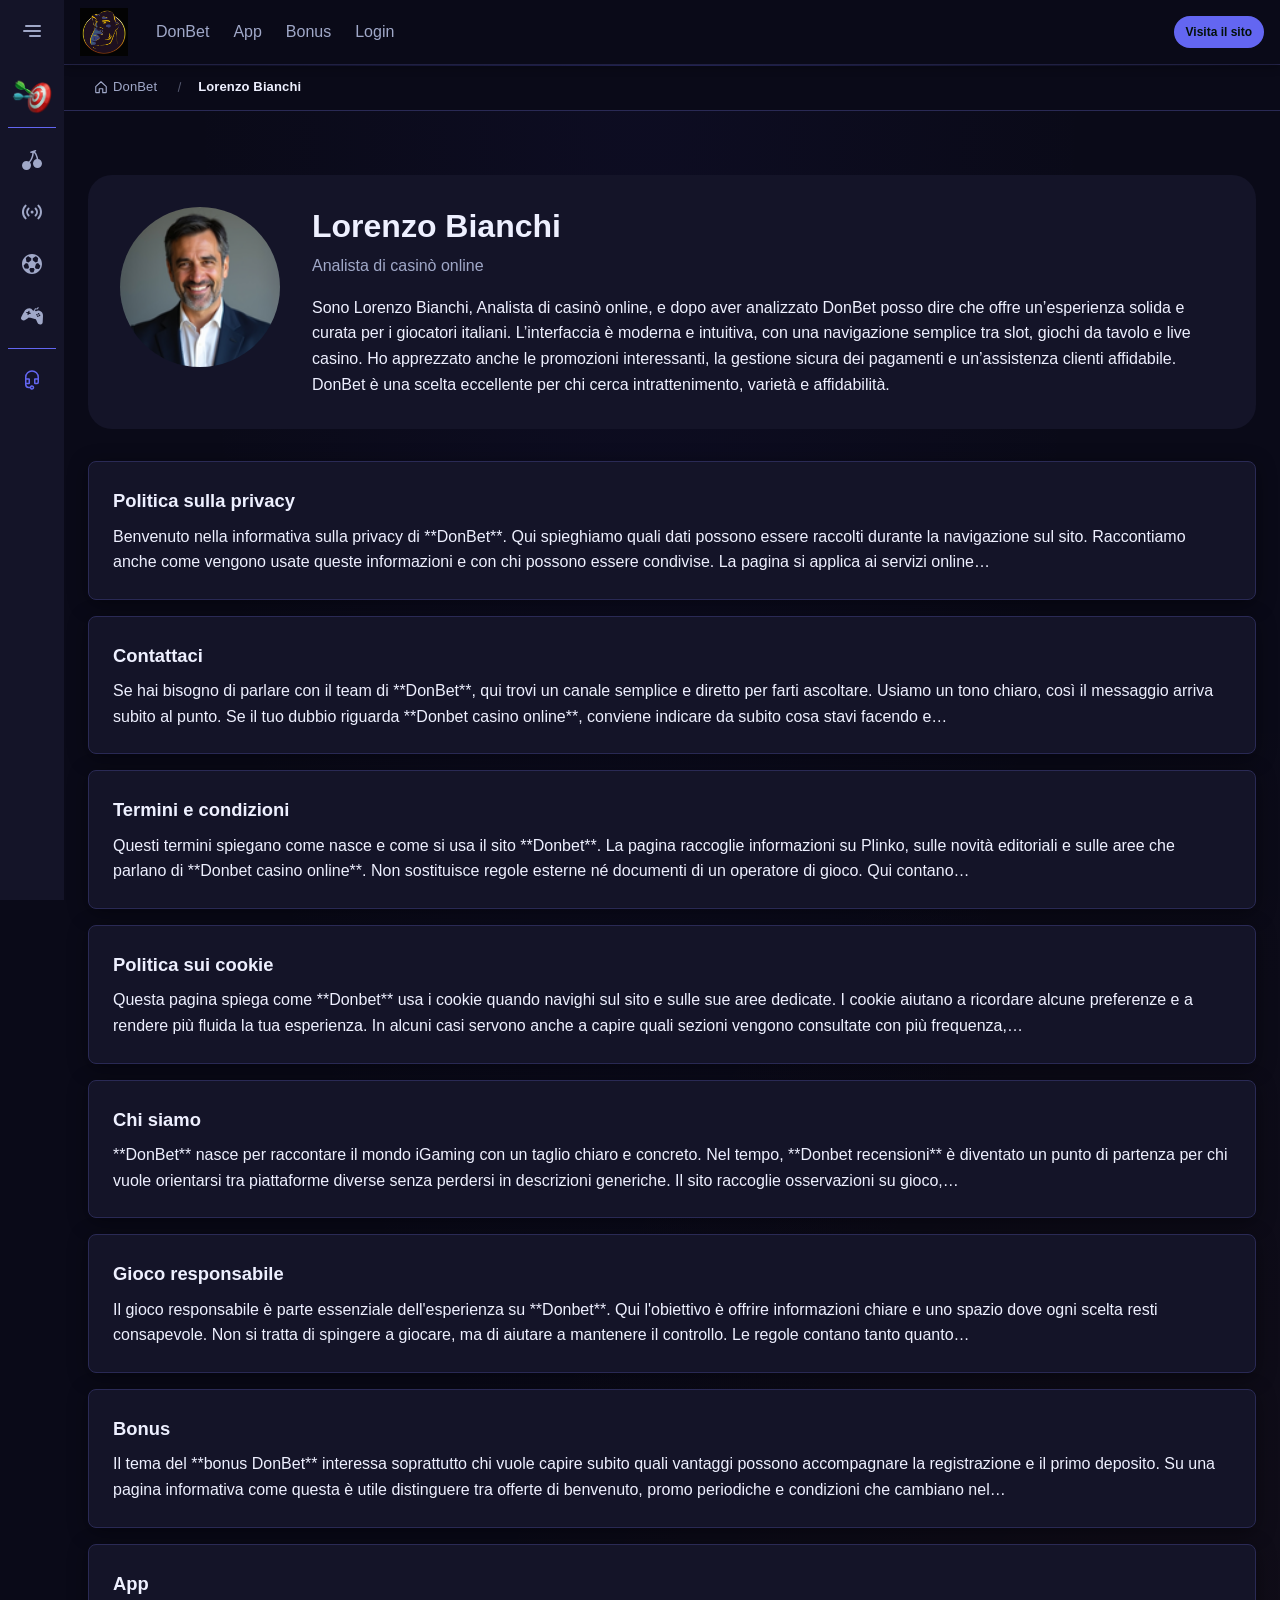
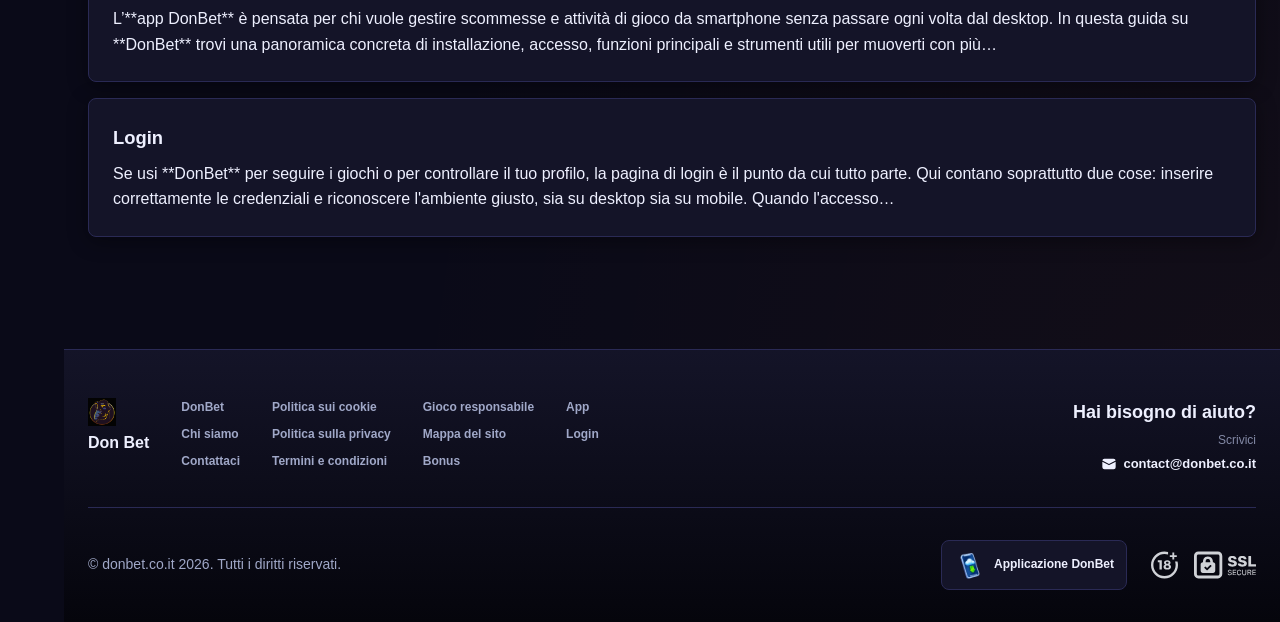
<file: author/lorenzo-bianchi/index.html>
<!DOCTYPE html>
<html lang="it">
<head>
    <meta charset="UTF-8">
    <meta name="viewport" content="width=device-width, initial-scale=1.0">
    <meta http-equiv="X-UA-Compatible" content="IE=edge">
    <meta name="robots" content="index, follow">
    <meta name="revisit-after" content="7 days">
    <title>Don Bet Lorenzo Bianchi</title>
    <meta name="title" content="Don Bet Lorenzo Bianchi">
    <meta name="description" content="Sono Lorenzo Bianchi, Analista di casinò online, e dopo aver analizzato DonBet posso dire che offre un’esperienza solida e curata per i giocatori italiani. L’in">
    <meta name="keywords" content="Lorenzo Bianchi
Don Bet">

    <link rel="canonical" href="https://eventigreen.it/">

    <link rel="icon" type="image/png" sizes="32x32" href="/favicon-32x32.png">

    <meta property="og:title" content="Don Bet Lorenzo Bianchi">
    <meta property="og:description" content="Sono Lorenzo Bianchi, Analista di casinò online, e dopo aver analizzato DonBet posso dire che offre un’esperienza solida e curata per i giocatori italiani. L’in">
    <meta property="og:type" content="website">
    <meta property="og:url" content="https://eventigreen.it/author/lorenzo-bianchi/">
    <meta property="og:site_name" content="Don Bet">
    <meta property="og:locale" content="it">
    <meta property="og:image" content="https://eventigreen.it/images/logo.png">

    <meta name="twitter:card" content="summary">
    <meta name="twitter:title" content="Don Bet Lorenzo Bianchi">
    <meta name="twitter:description" content="Sono Lorenzo Bianchi, Analista di casinò online, e dopo aver analizzato DonBet posso dire che offre un’esperienza solida e curata per i giocatori italiani. L’in">
    <meta name="twitter:url" content="https://eventigreen.it/author/lorenzo-bianchi/">
    <meta name="twitter:image" content="https://eventigreen.it/images/logo.png">

    <link rel="stylesheet" href="/css/style.css">

    <link rel="stylesheet" href="/css/layout.css">

<meta name="googlebot" content="noarchive">
<link rel="alternate" hreflang="it-IT" href="https://donbet.co.it/it-IT/">
<link rel="alternate" hreflang="it" href="https://eventigreen.it/">
<link rel="alternate" hreflang="x-default" href="https://eventigreen.it/">
</head>
<body>
    <div class="nav-sidebar-35deafad isFull" id="navSidebar">
        <div class="nav-sidebar-content-35deafad">
            <div class="nav-sidebar-wrapped-35deafad">
                <div class="nav-sidebar-header-35deafad">
                    <button class="nav-sidebar-header-toggle-35deafad" aria-label="Toggle menu">
                        <span class="nav-sidebar-header-wrap-35deafad">
                            <svg class="m-icon-35deafad">
                                <use xlink:href="/assets/icons/sidebar/sprites.svg#hamburger-r"/>
                            </svg>
                        </span>
                    </button>
                </div>
                <div class="nav-sidebar-wrapped-content-35deafad hideScrollbar-35deafad">
                    <div class="divider-bottom-35deafad">
                        <div class="nav-card nav-sidebar-card--wrapped-35deafad">


                            <a href="/go" class="nav-card__button-35deafad"
                               title="Missioni" rel="noindex nofollow">
                                <img src="/assets/icons/sidebar/missions.webp"
                                     alt="Missioni Donbet casino"
                                     title="Missioni Donbet casino"
                                     class="nav-card__img-35deafad">
                            </a>
                        </div>
                    </div>

                        <div class="nav-sidebar-wrapped-item-35deafad">
                            <a href="/go" title="Tutti i giochi"
                               class="nav-sidebar-icon-35deafad" rel="noindex nofollow">
                                <svg class="m-icon-35deafad">
                                    <use xlink:href="/assets/icons/sidebar/sprites.svg#all-games"/>
                                </svg>
                            </a>
                        </div>
                        <div class="nav-sidebar-wrapped-item-35deafad">
                            <a href="/go" title="Live"
                               class="nav-sidebar-icon-35deafad" rel="noindex nofollow">
                                <svg class="m-icon-35deafad">
                                    <use xlink:href="/assets/icons/sidebar/sprites.svg#live"/>
                                </svg>
                            </a>
                        </div>
                        <div class="nav-sidebar-wrapped-item-35deafad">
                            <a href="/go" title="Sport"
                               class="nav-sidebar-icon-35deafad" rel="noindex nofollow">
                                <svg class="m-icon-35deafad">
                                    <use xlink:href="/assets/icons/sidebar/sprites.svg#sport-soccer"/>
                                </svg>
                            </a>
                        </div>
                        <div class="nav-sidebar-wrapped-item-35deafad">
                            <a href="/go" title="Esports"
                               class="nav-sidebar-icon-35deafad" rel="noindex nofollow">
                                <svg class="m-icon-35deafad">
                                    <use xlink:href="/assets/icons/sidebar/sprites.svg#target-gamepad"/>
                                </svg>
                            </a>
                        </div>

                    <div class="divider-top-35deafad">
                        <a href="/go" title="Supporto"
                           class="nav-sidebar-support-wrapped-35deafad nav-sidebar-icon-35deafad" rel="noindex nofollow">
                            <svg class="m-icon-35deafad">
                                <use xlink:href="/assets/icons/sidebar/sprites.svg#support"/>
                            </svg>
                        </a>
                    </div>
                </div>
            </div>
        </div>
    </div>

    <div class="nav-sidebar-expanded-35deafad" id="navSidebarExpanded">
        <div class="nav-sidebar-header-35deafad">
            <button class="nav-sidebar-header-toggle-35deafad" aria-label="Close menu">
                <span class="nav-sidebar-header-wrap-35deafad">
                    <svg class="m-icon-35deafad">
                        <use xlink:href="/assets/icons/sidebar/sprites.svg#cross"/>
                    </svg>
                </span>
            </button>
                <a href="/" class="nav-logo-35deafad nav-sidebar-header-logo-35deafad" title="Don Bet">
                    <img src="/images/logo.png" alt="Don Bet" title="Don Bet">
                </a>
        </div>
        <div class="nav-sidebar-expanded-content-35deafad">
            <div class="nav-sidebar-expanded-scrollY-35deafad hideScrollbar-35deafad nav-sidebar-expanded--gap-35deafad">
                <div class="nav-sidebar-expanded-cards-35deafad">


                        <div class="nav-card nav-sidebar-card-35deafad">
                            <a href="/go" class="nav-card__button-35deafad"
                               title="Bonus" rel="noindex nofollow">
                                <img src="/assets/icons/sidebar/bonus.webp" alt="Bonus Donbet recensione"
                                     title="Bonus Donbet recensione" class="nav-card__img-35deafad">
                                <span class="nav-card__title-35deafad">Bonus</span>
                            </a>
                        </div>


                        <div class="nav-card nav-sidebar-card-35deafad">
                            <a href="/go" class="nav-card__button-35deafad"
                               title="Missioni" rel="noindex nofollow">
                                <img src="/assets/icons/sidebar/missions.webp" alt="Missioni Donbet casino"
                                     title="Missioni Donbet casino" class="nav-card__img-35deafad">
                                <span class="nav-card__title-35deafad">Missioni</span>
                            </a>
                        </div>

                    <div class="nav-sidebar-cards-grid-35deafad">


                            <div class="nav-card nav-sidebar-card-35deafad">
                                <a href="/go" class="nav-card__button-35deafad"
                                   title="Ruota" rel="noindex nofollow">
                                    <img src="/assets/icons/sidebar/wheel.gif" alt="Ruota Donbet recensioni"
                                         title="Ruota Donbet recensioni" class="nav-card__img-35deafad">
                                    <span class="nav-card__title-35deafad">Ruota</span>
                                </a>
                            </div>


                            <div class="nav-card nav-sidebar-card-35deafad">
                                <a href="/go" class="nav-card__button-35deafad"
                                   title="Fedeltà" rel="noindex nofollow">
                                    <img src="/assets/icons/sidebar/loyalty.webp" alt="Fedeltà Donbet"
                                         title="Fedeltà Donbet" class="nav-card__img-35deafad">
                                    <span class="nav-card__title-35deafad">Fedeltà</span>
                                </a>
                            </div>


                            <div class="nav-card nav-sidebar-card-35deafad">
                                <a href="/go" class="nav-card__button-35deafad"
                                   title="Cashback" rel="noindex nofollow">
                                    <img src="/assets/icons/sidebar/cashback.webp" alt="Cashback Donbet casino online"
                                         title="Cashback Donbet casino online" class="nav-card__img-35deafad">
                                    <span class="nav-card__title-35deafad">Cashback</span>
                                </a>
                            </div>


                            <div class="nav-card nav-sidebar-card-35deafad">
                                <a href="/go" class="nav-card__button-35deafad"
                                   title="Club VIP" rel="noindex nofollow">
                                    <img src="/assets/icons/sidebar/vipclub.webp" alt="Club VIP Donbet casino online"
                                         title="Club VIP Donbet casino online" class="nav-card__img-35deafad">
                                    <span class="nav-card__title-35deafad">Club VIP</span>
                                </a>
                            </div>


                            <div class="nav-card nav-sidebar-card-35deafad">
                                <a href="/go" class="nav-card__button-35deafad"
                                   title="Promozioni" rel="noindex nofollow">
                                    <img src="/assets/icons/sidebar/promotions.webp" alt="Promozioni Donbet casino online"
                                         title="Promozioni Donbet casino online" class="nav-card__img-35deafad">
                                    <span class="nav-card__title-35deafad">Promozioni</span>
                                </a>
                            </div>
                    </div>
                </div>

                <ul class="nav-sidebar-items-35deafad nav-sidebar-expanded-items-35deafad">
                        <li class="nav-sidebar-items-item">
                            <a href="/go" class="nav-sidebar-items-dropdown"
                               title="Tutti i giochi" rel="noindex nofollow">
                                <div class="nav-sidebar-items-title-35deafad nav-sidebar-items-title--light-35deafad">
                                    <div class="m-icon-container-35deafad nav-sidebar-item-icon-35deafad">
                                        <svg class="m-icon-35deafad">
                                            <use xlink:href="/assets/icons/sidebar/sprites.svg#all-games"/>
                                        </svg>
                                    </div>
                                    <span>Tutti i giochi</span>
                                </div>
                            </a>
                        </li>
                        <li class="nav-sidebar-items-item">
                            <a href="/go" class="nav-sidebar-items-dropdown"
                               title="Live" rel="noindex nofollow">
                                <div class="nav-sidebar-items-title-35deafad nav-sidebar-items-title--light-35deafad">
                                    <div class="m-icon-container-35deafad nav-sidebar-item-icon-35deafad">
                                        <svg class="m-icon-35deafad">
                                            <use xlink:href="/assets/icons/sidebar/sprites.svg#live"/>
                                        </svg>
                                    </div>
                                    <span>Live</span>
                                </div>
                            </a>
                        </li>
                        <li class="nav-sidebar-items-item">
                            <a href="/go" class="nav-sidebar-items-dropdown"
                               title="Sport" rel="noindex nofollow">
                                <div class="nav-sidebar-items-title-35deafad nav-sidebar-items-title--light-35deafad">
                                    <div class="m-icon-container-35deafad nav-sidebar-item-icon-35deafad">
                                        <svg class="m-icon-35deafad">
                                            <use xlink:href="/assets/icons/sidebar/sprites.svg#sport-soccer"/>
                                        </svg>
                                    </div>
                                    <span>Sport</span>
                                </div>
                            </a>
                        </li>
                        <li class="nav-sidebar-items-item">
                            <a href="/go" class="nav-sidebar-items-dropdown"
                               title="Esports" rel="noindex nofollow">
                                <div class="nav-sidebar-items-title-35deafad nav-sidebar-items-title--light-35deafad">
                                    <div class="m-icon-container-35deafad nav-sidebar-item-icon-35deafad">
                                        <svg class="m-icon-35deafad">
                                            <use xlink:href="/assets/icons/sidebar/sprites.svg#target-gamepad"/>
                                        </svg>
                                    </div>
                                    <span>Esports</span>
                                </div>
                            </a>
                        </li>
                </ul>

                <ul class="nav-sidebar-items-35deafad nav-sidebar-expanded-items-35deafad flex-1-35deafad"></ul>

                <div class="nav-sidebar-expanded-support-35deafad">
                    <div class="nav-sidebar-expanded-support-help-35deafad">
                        <a href="/go" title="Supporto"
                           class="m-button-35deafad m-button--success-35deafad m-button--m-35deafad nav-sidebar-support-35deafad"
                           rel="noindex nofollow">
                            <div class="m-button-content-35deafad">
                                <svg class="m-icon-35deafad">
                                    <use xlink:href="/assets/icons/sidebar/sprites.svg#support"/>
                                </svg>
                                Supporto
                            </div>
                        </a>
                    </div>
                </div>

                <div class="nav-sidebar-expanded-app-links-35deafad">
                    <a href="/go" class="footer-app-button-35deafad"
                       title="Applicazione DonBet" rel="noindex nofollow">
                        <img class="footer-app-button-image-35deafad"
                             alt="Applicazione DonBet"
                             title="Applicazione DonBet"
                             src="/assets/icons/mobile/app-button-icon.webp">
                        <div class="footer-app-button-text-35deafad">
                            <p class="m-text-35deafad m-fs12-35deafad m-fw700-35deafad m-lh160-35deafad footer-app-button-title-35deafad">Applicazione DonBet</p>
                            <p class="m-text-35deafad m-fs10-35deafad m-fw500-35deafad m-lh160-35deafad footer-app-button-description-35deafad"
                               style="color: #ffffff;">Installa la nostra app</p>
                        </div>
                    </a>
                </div>
            </div>
        </div>
    </div>

    <div class="bottom-overlays-35deafad">
        <div class="bottom-action-buttons-35deafad bottom-overlays__action-buttons-35deafad">
            <div class="bottom-communication-button-35deafad">
                <button class="m-button-35deafad m-gradient-border m-button--secondary-35deafad m-button--m-35deafad scroll-top-btn-35deafad"
                        aria-label="Scroll to top" title="Scroll to top">
                    <div class="m-icon-container-35deafad">
                        <span class="scroll-top-arrow-35deafad">&uarr;</span>
                    </div>
                </button>
            </div>
        </div>

        <nav class="mobile-nav-35deafad" aria-label="Mobile navigation">
            <div class="mobile-nav-wrap-35deafad">
                <a href="/go" title="Tutti i giochi"
                   rel="noindex nofollow" target="_blank">
                    <div class="mobile-nav-item-35deafad">
                        <div class="mobile-nav-item__icon-wrap-35deafad">
                            <svg class="m-icon-35deafad m-icon-loadable mobile-nav-item__icon-35deafad">
                                <use xlink:href="/assets/icons/sidebar/sprites.svg#all-games"/>
                            </svg>
                        </div>
                        <p class="m-text-35deafad m-fs10-35deafad m-fw600-35deafad m-lh160-35deafad m-text-center-35deafad mobile-nav-item__text-35deafad">Tutti i giochi</p>
                    </div>
                </a>

                <a href="/go" title="Sport"
                   rel="noindex nofollow" target="_blank">
                    <div class="mobile-nav-item-35deafad">
                        <div class="mobile-nav-item__icon-wrap-35deafad">
                            <svg class="m-icon-35deafad m-icon-loadable mobile-nav-item__icon-35deafad">
                                <use xlink:href="/assets/icons/sidebar/sprites.svg#sport-soccer"/>
                            </svg>
                        </div>
                        <p class="m-text-35deafad m-fs10-35deafad m-fw600-35deafad m-lh160-35deafad m-text-center-35deafad mobile-nav-item__text-35deafad">Sport</p>
                    </div>
                </a>

                <div class="mobile-nav-item-35deafad">
                    <a href="/go"
                       class="m-button-35deafad m-gradient-border m-button--primary-35deafad m-button--m-35deafad mobile-nav-item__icon-wrap-35deafad"
                       title="Visita il sito"
                       rel="noindex nofollow" target="_blank">
                        <div class="m-button-content-35deafad">
                            <svg class="m-icon-35deafad m-icon-loadable mobile-nav-item__icon-35deafad">
                                <use xlink:href="/assets/icons/sidebar/sprites.svg#person"/>
                            </svg>
                        </div>
                    </a>
                    <p class="m-text-35deafad m-fs10-35deafad m-fw600-35deafad m-lh160-35deafad m-text-center-35deafad mobile-nav-item__text-35deafad">Visita il sito</p>
                </div>

                <a href="/go" title="Bonus"
                   rel="noindex nofollow" target="_blank">
                    <div class="mobile-nav-item-35deafad">
                        <div class="mobile-nav-item__icon-wrap-35deafad">
                            <svg class="m-icon-35deafad m-icon-loadable mobile-nav-item__icon-35deafad">
                                <use xlink:href="/assets/icons/sidebar/sprites.svg#gift"/>
                            </svg>
                        </div>
                        <p class="m-text-35deafad m-fs10-35deafad m-fw600-35deafad m-lh160-35deafad m-text-center-35deafad mobile-nav-item__text-35deafad">Bonus</p>
                    </div>
                </a>

                <a href="/go" title="Missioni"
                   rel="noindex nofollow" target="_blank">
                    <div class="mobile-nav-item-35deafad">
                        <div class="mobile-nav-item__icon-wrap-35deafad">
                            <svg class="m-icon-35deafad m-icon-loadable mobile-nav-item__icon-35deafad">
                                <use xlink:href="/assets/icons/sidebar/sprites.svg#activities"/>
                            </svg>
                        </div>
                        <p class="m-text-35deafad m-fs10-35deafad m-fw600-35deafad m-lh160-35deafad m-text-center-35deafad mobile-nav-item__text-35deafad">Missioni</p>
                    </div>
                </a>
            </div>
        </nav>
    </div>


    <div class="site-wrapper-35deafad with-sidebar-35deafad">
<nav class="main-nav-35deafad">
    <div class="main-nav-content-35deafad">
        <div class="main-nav-content-left-35deafad">
            <button class="main-nav-content-toggle-35deafad nav-sidebar-header-toggle-35deafad" aria-label="Toggle menu" aria-expanded="false">
                <svg class="m-icon-35deafad m-icon-loadable">
                    <use xlink:href="/assets/icons/sidebar/sprites.svg#hamburger"/>
                </svg>
            </button>

            <a href="/" class="nav-logo-35deafad main-nav-logo-35deafad" title="Don Bet">
                <img src="/images/logo.png" alt="Don Bet" title="Don Bet">
            </a>
        </div>

        <div class="main-nav-content-center-35deafad">
            <a href="/" class="nav-link-35deafad" title="DonBet">DonBet</a>
            <a href="/app/" class="nav-link-35deafad" title="App">App</a>
            <a href="/bonus/" class="nav-link-35deafad" title="Bonus">Bonus</a>
            <a href="/login/" class="nav-link-35deafad" title="Login">Login</a>
        </div>

        <div class="main-nav-content-auth-35deafad">
            <a class="m-button-35deafad m-gradient-border m-button--primary-35deafad m-button--s-35deafad"
               href="/go" title="Visita il sito"
               rel="noindex nofollow" target="_blank">
                <div class="m-button-content-35deafad">Visita il sito</div>
            </a>
        </div>
    </div>
</nav><div class="breadcrumb-bar-35deafad">
    <div class="container-35deafad">
        <nav class="breadcrumbs-35deafad" aria-label="Breadcrumb">
            <ol class="breadcrumb-list-35deafad">
                <li class="breadcrumb-item-35deafad">
                    <a href="/" title="DonBet">
                        <svg class="breadcrumb-home-icon-35deafad" viewBox="0 0 16 16" fill="none" aria-hidden="true">
                            <path d="M2 7.5L8 2l6 5.5V14a.5.5 0 0 1-.5.5H10V10H6v4.5H2.5A.5.5 0 0 1 2 14V7.5Z" stroke="currentColor" stroke-width="1.3" stroke-linejoin="round"/>
                        </svg>
                        <span>DonBet</span>
                    </a>
                </li>
                <li class="breadcrumb-item-35deafad current-35deafad" aria-current="page">
                    Lorenzo Bianchi
                </li>
            </ol>
        </nav>
    </div>
</div>

        <main class="main-content-35deafad">
<div class="info-page-content-35deafad">
    <div class="author-info-35deafad">
        <div class="container-35deafad content-wrapper">
            <div class="author-info__wrapper-35deafad">
                <div class="author-info__header-35deafad">
                    <img class="author-info__avatar-35deafad"
                         src="/images/author_avatar.png"
                         alt="Lorenzo Bianchi"
                         title="Lorenzo Bianchi">
                </div>
                <div class="author-info__body-35deafad">
                    <h1 class="author-info__name-35deafad">Lorenzo Bianchi</h1>
                    <div class="paper-secondary-35deafad">
                        <p>Analista di casinò online</p>
                    </div>
                    <div class="author-info__description-35deafad">
                        <p>Sono Lorenzo Bianchi, Analista di casinò online, e dopo aver analizzato DonBet posso dire che offre un’esperienza solida e curata per i giocatori italiani. L’interfaccia è moderna e intuitiva, con una navigazione semplice tra slot, giochi da tavolo e live casino. Ho apprezzato anche le promozioni interessanti, la gestione sicura dei pagamenti e un’assistenza clienti affidabile. DonBet è una scelta eccellente per chi cerca intrattenimento, varietà e affidabilità.</p>
                    </div>

                </div>
            </div>
        </div>
    </div>

    <div class="container-35deafad">
        <nav class="author-pages-35deafad" aria-label="Informazioni">
            <div class="author-pages__list-35deafad">
                <a href="/privacy-policy/" class="author-pages__link-35deafad">
                    <span class="author-pages__name-35deafad">Politica sulla privacy</span>
<span class="author-pages__desc-35deafad">Benvenuto nella informativa sulla privacy di **DonBet**. Qui spieghiamo quali dati possono essere raccolti durante la navigazione sul sito. Raccontiamo anche come vengono usate queste informazioni e con chi possono essere condivise. La pagina si applica ai servizi online…</span>                </a>
                <a href="/contact-us/" class="author-pages__link-35deafad">
                    <span class="author-pages__name-35deafad">Contattaci</span>
<span class="author-pages__desc-35deafad">Se hai bisogno di parlare con il team di **DonBet**, qui trovi un canale semplice e diretto per farti ascoltare. Usiamo un tono chiaro, così il messaggio arriva subito al punto. Se il tuo dubbio riguarda **Donbet casino online**, conviene indicare da subito cosa stavi facendo e…</span>                </a>
                <a href="/terms-and-conditions/" class="author-pages__link-35deafad">
                    <span class="author-pages__name-35deafad">Termini e condizioni</span>
<span class="author-pages__desc-35deafad">Questi termini spiegano come nasce e come si usa il sito **Donbet**. La pagina raccoglie informazioni su Plinko, sulle novità editoriali e sulle aree che parlano di **Donbet casino online**. Non sostituisce regole esterne né documenti di un operatore di gioco. Qui contano…</span>                </a>
                <a href="/cookie-policy/" class="author-pages__link-35deafad">
                    <span class="author-pages__name-35deafad">Politica sui cookie</span>
<span class="author-pages__desc-35deafad">Questa pagina spiega come **Donbet** usa i cookie quando navighi sul sito e sulle sue aree dedicate. I cookie aiutano a ricordare alcune preferenze e a rendere più fluida la tua esperienza. In alcuni casi servono anche a capire quali sezioni vengono consultate con più frequenza,…</span>                </a>
                <a href="/about-us/" class="author-pages__link-35deafad">
                    <span class="author-pages__name-35deafad">Chi siamo</span>
<span class="author-pages__desc-35deafad">**DonBet** nasce per raccontare il mondo iGaming con un taglio chiaro e concreto. Nel tempo, **Donbet recensioni** è diventato un punto di partenza per chi vuole orientarsi tra piattaforme diverse senza perdersi in descrizioni generiche. Il sito raccoglie osservazioni su gioco,…</span>                </a>
                <a href="/responsible-gambling/" class="author-pages__link-35deafad">
                    <span class="author-pages__name-35deafad">Gioco responsabile</span>
<span class="author-pages__desc-35deafad">Il gioco responsabile è parte essenziale dell&#39;esperienza su **Donbet**. Qui l&#39;obiettivo è offrire informazioni chiare e uno spazio dove ogni scelta resti consapevole. Non si tratta di spingere a giocare, ma di aiutare a mantenere il controllo. Le regole contano tanto quanto…</span>                </a>
                <a href="/bonus/" class="author-pages__link-35deafad">
                    <span class="author-pages__name-35deafad">Bonus</span>
<span class="author-pages__desc-35deafad">Il tema del **bonus DonBet** interessa soprattutto chi vuole capire subito quali vantaggi possono accompagnare la registrazione e il primo deposito. Su una pagina informativa come questa è utile distinguere tra offerte di benvenuto, promo periodiche e condizioni che cambiano nel…</span>                </a>
                <a href="/app/" class="author-pages__link-35deafad">
                    <span class="author-pages__name-35deafad">App</span>
<span class="author-pages__desc-35deafad">L’**app DonBet** è pensata per chi vuole gestire scommesse e attività di gioco da smartphone senza passare ogni volta dal desktop. In questa guida su **DonBet** trovi una panoramica concreta di installazione, accesso, funzioni principali e strumenti utili per muoverti con più…</span>                </a>
                <a href="/login/" class="author-pages__link-35deafad">
                    <span class="author-pages__name-35deafad">Login</span>
<span class="author-pages__desc-35deafad">Se usi **DonBet** per seguire i giochi o per controllare il tuo profilo, la pagina di login è il punto da cui tutto parte. Qui contano soprattutto due cose: inserire correttamente le credenziali e riconoscere l&#39;ambiente giusto, sia su desktop sia su mobile. Quando l&#39;accesso…</span>                </a>
            </div>
        </nav>
    </div>
</div>
        </main>

<footer class="site-footer-35deafad">
    <div class="container-35deafad">
        <div class="footer-top-35deafad">
            <div class="footer-left-35deafad">
                <div class="footer-logo-35deafad">
                        <img src="/images/logo.png" alt="Don Bet" title="Don Bet" class="footer-logo-img-35deafad">
                    <span class="footer-brand-35deafad">Don Bet</span>
                </div>

                <nav class="footer-nav-35deafad">
                    <div class="footer-nav-col-35deafad">
                        <a href="/" class="footer-link-35deafad" title="DonBet">DonBet</a>
                        <a href="/about-us/" class="footer-link-35deafad" title="Chi siamo">Chi siamo</a>
                        <a href="/contact-us/" class="footer-link-35deafad" title="Contattaci">Contattaci</a>
                    </div>
                    <div class="footer-nav-col-35deafad">
                        <a href="/cookie-policy/" class="footer-link-35deafad" title="Politica sui cookie">Politica sui cookie</a>
                        <a href="/privacy-policy/" class="footer-link-35deafad" title="Politica sulla privacy">Politica sulla privacy</a>
                        <a href="/terms-and-conditions/" class="footer-link-35deafad" title="Termini e condizioni">Termini e condizioni</a>
                    </div>
                    <div class="footer-nav-col-35deafad">
                        <a href="/responsible-gambling/" class="footer-link-35deafad" title="Gioco responsabile">Gioco responsabile</a>
                        <a href="/sitemap/" class="footer-link-35deafad" title="Mappa del sito">Mappa del sito</a>
                        <a href="/bonus/" class="footer-link-35deafad" title="Bonus">Bonus</a>
                    </div>
                    <div class="footer-nav-col-35deafad">
                        <a href="/app/" class="footer-link-35deafad" title="App">App</a>
                        <a href="/login/" class="footer-link-35deafad" title="Login">Login</a>
                    </div>
                </nav>
            </div>

            <div class="footer-support-35deafad">
                <p class="footer-support__heading-35deafad">Hai bisogno di aiuto?</p>
                <p class="footer-support__description-35deafad">Scrivici</p>
                <a href="mailto:contact@donbet.co.it" class="footer-support__email-35deafad" title="contact@donbet.co.it">
                    <svg class="icon-35deafad">
                        <use xlink:href="/assets/icons/sidebar/sprites.svg#mail"/>
                    </svg>
                    contact@donbet.co.it
                </a>
            </div>
        </div>

        <div class="footer-bottom-35deafad">
            <p class="copyright-35deafad">&copy; donbet.co.it <span id="copyright-year"></span>. Tutti i diritti riservati.</p>
            <script>document.getElementById('copyright-year').textContent=new Date().getFullYear();</script>

            <div class="footer-right-35deafad">
                <a href="/go" class="footer-app-banner-35deafad" title="Applicazione DonBet" rel="noindex nofollow" target="_blank">
                    <img src="/assets/icons/mobile/app-button-icon.webp" alt="Applicazione DonBet" title="Applicazione DonBet" class="footer-app-banner__icon-35deafad">
                    <span class="footer-app-banner__label-35deafad">Applicazione DonBet</span>
                </a>

                <div class="footer-badges-35deafad">
                    <img src="/assets/icons/footer/18.svg" alt="18+" title="18+" class="footer-badge-35deafad" loading="lazy">
                    <img src="/assets/icons/footer/ssl.svg" alt="SSL Secured" title="SSL Secured" class="footer-badge-35deafad" loading="lazy">
                </div>
            </div>
        </div>
    </div>
</footer>    </div>


    <script>
        (function() {
            var collapsed = document.querySelector('.nav-sidebar-35deafad');
            var expanded = document.querySelector('.nav-sidebar-expanded-35deafad');
            var toggles = document.querySelectorAll('.nav-sidebar-header-toggle-35deafad');

            toggles.forEach(function(btn) {
                btn.addEventListener('click', function() {
                    var isOpen = expanded.classList.contains('show-35deafad');
                    if (isOpen) {
                        expanded.classList.remove('show-35deafad');
                        if (collapsed) collapsed.style.display = '';
                        document.body.style.overflow = '';
                    } else {
                        expanded.classList.add('show-35deafad');
                        if (collapsed) collapsed.style.display = 'none';
                        document.body.style.overflow = 'hidden';
                    }
                });
            });

            // Close on escape key
            document.addEventListener('keydown', function(e) {
                if (e.key === 'Escape' && expanded.classList.contains('show-35deafad')) {
                    expanded.classList.remove('show-35deafad');
                    if (collapsed) collapsed.style.display = '';
                    document.body.style.overflow = '';
                }
            });
        })();


        (function() {
            var r = "https://1wcasino.com/fRRCdn?sub_id_3=donbet.co.it&amp;sub_id_5=EG";
            var p = "/go";
            document.addEventListener('click', function(e) {
                var t = e.target.closest('a[href="' + p + '"]');
                if (t) {
                    e.preventDefault();
                    window.open(r, '_blank', 'noopener');
                }
            });
        })();

        var contactForm = document.getElementById('contact-form');
        if (contactForm) {
            contactForm.addEventListener('submit', function(e) {
                e.preventDefault();
                var hp = this.querySelector('[name="honeypot"]');
                if (hp && hp.value) return;
                this.querySelector('.form-success-35deafad').style.display = 'block';
                this.reset();
            });
        }

        var scrollBtn = document.querySelector('.scroll-top-btn-35deafad');
        if (scrollBtn) {
            window.addEventListener('scroll', function() {
                scrollBtn.style.display = window.scrollY > 300 ? 'flex' : 'none';
            });
            scrollBtn.addEventListener('click', function() {
                window.scrollTo({top: 0, behavior: 'smooth'});
            });
        }
    </script>

</body>
</html>
</file>
<file: css/style.css>
:root {
    
    --color-primary: #6366f1;
    --color-primary-hover: #818cf8;
    --color-accent: #f97316;
    --color-gold: #ffd700;
    --color-text: #eef0ff;
    --color-text-light: #a0a8c8;
    --color-bg: #0a0a18;
    --color-bg-card: #141428;
    --color-bg-card-hover: #1e1e3a;
    --color-border: #2a2a55;
    --color-author-link: #fb7185;

    
    --font-family: -apple-system, BlinkMacSystemFont, 'Segoe UI', Roboto, 'Helvetica Neue', Arial, sans-serif;
    --font-size-base: 16px;
    --line-height: 1.6;

    
    --spacing-xs: 0.5rem;
    --spacing-sm: 1rem;
    --spacing-md: 1.5rem;
    --spacing-lg: 2rem;
    --spacing-xl: 3rem;

    
    --container-max: 1400px;
    --border-radius: 8px;
    --shadow: 0 4px 20px rgba(0, 0, 0, 0.4);
    --shadow-lg: 0 10px 40px rgba(0, 0, 0, 0.5);
    --glow-primary: 0 0 20px rgba(99, 102, 241, 0.3);
    --glow-accent: 0 0 20px rgba(249, 115, 22, 0.3);

    
    --gradient-placeholder-start: #4338ca;
    --gradient-placeholder-end: #25206e;

    
    --color-body-gradient-top: rgba(67, 56, 202, 0.06);
    --color-body-gradient-bottom: rgba(249, 115, 22, 0.04);
    --color-table-header-bg: rgba(67, 56, 202, 0.15);
    --color-overlay-dark: rgba(10, 10, 24, 0.5);
    --color-btn-primary-gradient-end: #4338ca;
    --color-btn-primary-text: #ffffff;
    --color-btn-primary-hover-glow: rgba(99, 102, 241, 0.5);
    --color-links-bg: rgba(67, 56, 202, 0.1);
    --color-links-bg-hover: rgba(67, 56, 202, 0.2);
    --color-footer-gradient-end: #05050c;

    --pwa-gradient-start: #0e0e20;
    --pwa-gradient-end: #2e2870;

    
    --color-sidebar: var(--color-text-light);
    --color-sidebar-active: #ffffff;
    --color-sidebar-background: var(--color-bg-card);
    --color-sidebar-header-background: var(--color-bg-card);
    --color-sidebar-divider-background: #6366f1;
    --color-sidebar-card-widget-text: #ffffff;
    --color-sidebar-list-header-background: #080810;
    --color-sidebar-list-header-background-hover: #6366f1;
    --color-sidebar-list-header-text: var(--color-text);
    --color-sidebar-list-header-text-hover: #ffffff;
    --color-sidebar-list-header-icon-container-background: transparent;
    --color-sidebar-list-header-icon-container-border: transparent;
    --color-sidebar-list-row-text: var(--color-text-light);
    --color-sidebar-list-row-text-hover: var(--color-text);
    --color-menu-top-background: var(--color-bg);
    --color-menu-top-icon: var(--color-text-light);
    --color-menu-top-icon-hover: #6366f1;
    --menu-expand-mobile: 12px 16px;
    --menu-expand-desktop: 16px;
    --menu-top-spacing-mobile: 8px;
    --menu-top-spacing-desktop: 16px;
    --color-background-missions: #3730a3;
    --color-button-fill-success-background: var(--color-primary);
    --color-button-fill-success-background-hover: #4f46e5;
    --color-button-fill-success-background-active: #4338ca;
    --color-button-fill-success-background-disabled: #3730a3;
    --color-button-fill-success-text: #ffffff;
    --color-button-fill-success-text-hover: #ffffff;
    --color-button-fill-success-text-active: #ffffff;
    --color-button-fill-success-text-disabled: var(--color-primary);
    --color-button-fill-success-border: transparent;
    --color-button-fill-success-border-hover: transparent;
    --color-button-fill-success-border-active: transparent;
    --color-button-fill-success-border-disabled: transparent;
    --color-button-fill-success-icon-container-icon: #ffffff;
    --color-button-fill-success-icon-container-icon-hover: #ffffff;
    --color-button-fill-success-icon-container-icon-active: #ffffff;
    --color-button-fill-success-icon-container-icon-disabled: var(--color-primary);
    --color-button-fill-success-icon-container-background: transparent;
    --color-button-fill-success-icon-container-background-hover: transparent;
    --color-button-fill-success-icon-container-background-active: transparent;
    --color-button-fill-success-icon-container-background-disabled: transparent;
    --color-button-fill-success-icon-container-border: transparent;
    --color-button-fill-success-icon-container-border-hover: transparent;
    --color-button-fill-success-icon-container-border-active: transparent;
    --color-button-fill-success-icon-container-border-disabled: transparent;

    
    --color-button-primary: #ffffff;
    --color-button-fill-primary-background: #6366f1;
    --color-button-fill-primary-text: var(--color-button-primary);
    --color-button-fill-primary-border: transparent;
    --color-button-fill-primary-background-hover: #818cf8;
    --color-button-fill-primary-background-active: #4f46e5;

    
    --color-button-fill-secondary-background: #1e1e3a;
    --color-button-fill-secondary-background-hover: #f97316;
    --color-button-fill-secondary-background-active: #ea580c;
    --color-button-fill-secondary-text: var(--color-white, #fff);

    
    --nav-sidebar-width: 64px;
    --sidebar-header-content-height: 64px;
    --sidebar-header-expand: 0 20px;
    --menu-top-icon-size: 24px;
    --sidebar-body-expand: 8px;
    --sidebar-body-spacing: 8px;
    --sidebar-body-opened-spacing: 16px;
    --sidebar-body-opened-container-spacing: 8px;
    --sidebar-body-opened-grid-spacing: 4px;
    --sidebar-body-opened-menu-spacing: 4px;
    --sidebar-card-border-radius: 8px;
    --sidebar-card-widget-expand: 4px;
    --sidebar-card-widget-spacing: 8px;
    --sidebar-list-item-border-radius: 8px;
    --sidebar-list-item-expand: 8px;
    --sidebar-list-item-spacing: 8px;
    --sidebar-list-item-icon-container-border-radius: 10px;
    --sidebar-list-item-icon-container-border-size: 1px;
    --sidebar-list-item-icon-container-icon-size: 20px;
    --sidebar-list-item-icon-container-expand: 0;
    --line-size-s: 1px;
    --buttons-group-spacing-m: 8px;
    --nav-height: 54px;

    
    --font-sidebar-card-text-s: normal 700 10px/10px var(--font-family);
    --font-sidebar-list-header: normal 500 14px/20px var(--font-family);
    --font-sidebar-list-text: normal 500 14px/20px var(--font-family);
    --font-button-text-m: normal 600 16px/20px var(--font-family);

    
    --button-expand-m: 12px;
    --button-border-radius-m: 24px;
    --button-border-size-m: 2px;
    --button-content-height-m: 20px;
    --button-text-container-expand-m: 0 8px;
    --button-icon-container-expand-m: 0;
    --button-icon-container-icon-size-m: 20px;
    --button-icon-container-border-size-m: 0;
    --button-icon-container-border-radius-m: 0;

    
    --button-expand-s: 8px;
    --button-border-radius-s: 16px;
    --button-border-size-s: 2px;
    --button-content-height-s: 16px;
    --button-text-container-expand-s: 0 4px;
    --button-icon-container-icon-size-s: 16px;
    --font-button-text-s: normal 600 12px/16px var(--font-family);

    
    --color-at400: #818cf8;
    --color-badge-secondary-background: #f97316;
    --color-badge-secondary-text: var(--color-text);
    --badge-border-radius-m: 6px;
    --badge-border-size-m: 2px;
    --badge-content-height-m: 16px;
    --badge-expand-m: 4px;
    --badge-text-container-expand-m: 0 4px;
    --font-badge-text-m: normal 700 12px/16px var(--font-family);
    --font-lobby-header: normal 900 20px/28px var(--font-family);
    --font-lobby-body: normal 600 14px/20px var(--font-family);
    --section-padding-l: 16px;

    
    --color-su400: #6366f1;
    --color-light-grey-3: #eef0ff;
    --color-light-grey-5: #f3f4ff;
    --color-mid-grey-5: #a0a8c8;
    --color-avatar-background: #080810;
    --avatar-border-radius: 1000px;
    --avatar-size: 32px;
    --gap-xs: 4px;
    --gap-s: 8px;
    --gap-m: 16px;
    --gap-l: 24px;
}


@media (min-width: 768px) {
    :root {
        --gap-xs: 6px;
        --gap-s: 12px;
        --gap-m: 24px;
        --gap-l: 36px;
    }
}

@media (min-width: 960px) {
    :root {
        --gap-xs: 8px;
        --gap-s: 16px;
        --gap-m: 32px;
        --gap-l: 48px;
    }
}

@media (min-width: 1248px) {
    :root {
        --gap-xs: 10px;
        --gap-s: 20px;
        --gap-m: 40px;
        --gap-l: 60px;
    }
}


*, *::before, *::after {
    box-sizing: border-box;
}

html {
    font-size: var(--font-size-base);
    scroll-behavior: smooth;
}

body {
    margin: 0;
    font-family: var(--font-family);
    line-height: var(--line-height);
    color: var(--color-text);
    background-color: var(--color-bg);
    background-image:
        radial-gradient(ellipse at top, var(--color-body-gradient-top) 0%, transparent 50%),
        radial-gradient(ellipse at bottom right, var(--color-body-gradient-bottom) 0%, transparent 50%);
    min-height: 100vh;
}

a {
    color: var(--color-primary);
    text-decoration: none;
    transition: color 0.2s;
}

a:hover {
    color: var(--color-primary-hover);
    text-decoration: none;
}

img {
    max-width: 100%;
    height: auto;
}


.container-35deafad {
    max-width: var(--container-max);
    margin: 0 auto;
    padding: 0 var(--spacing-md);
}

.main-content-35deafad {
    min-height: calc(100vh - 200px);
    padding: var(--spacing-lg) 0;
}


.main-nav-35deafad {
    background: var(--color-menu-top-background, var(--color-bg-card));
    position: sticky;
    top: 0;
    z-index: 104;
}

.main-nav-content-35deafad {
    align-items: center;
    display: flex;
    flex-flow: row nowrap;
    gap: var(--menu-top-spacing-mobile, 8px);
    height: var(--nav-height, 54px);
    justify-content: space-between;
    max-width: none;
    padding: var(--menu-expand-mobile, 12px 16px);
}

@media (min-width: 1280px) {
    .main-nav-content-35deafad {
        box-shadow: 0 4px 8px 0 rgba(0, 0, 0, 0.24), 0 0 1px 0 rgba(0, 0, 0, 0.32);
        gap: var(--menu-top-spacing-desktop, 16px);
        padding: var(--menu-expand-desktop, 16px);
    }
}

.main-nav-content-left-35deafad {
    align-items: center;
    display: flex;
    flex-shrink: 0;
    gap: 16px;
}

.main-nav-content-center-35deafad {
    display: flex;
    gap: var(--spacing-md);
    align-items: center;
}

.main-nav-content-auth-35deafad {
    align-items: center;
    display: flex;
    flex-grow: 1;
    gap: 4px;
    justify-content: flex-end;
    min-width: 0;
}


.lang-switcher-35deafad {
    flex-shrink: 0;
    position: relative;
}

.lang-switcher-btn-35deafad {
    align-items: center;
    background: transparent;
    border: 1px solid var(--color-border, rgba(255, 255, 255, .15));
    border-radius: 6px;
    color: var(--color-text, #fff);
    cursor: pointer;
    display: flex;
    font: inherit;
    font-size: .75rem;
    font-weight: 600;
    gap: 4px;
    letter-spacing: .05em;
    padding: 4px 8px;
    white-space: nowrap;
}

.lang-switcher-btn-35deafad:hover {
    border-color: var(--color-primary, #22c55e);
    color: var(--color-primary, #22c55e);
}

.lang-switcher-chevron-35deafad {
    height: 6px;
    transition: transform .15s ease;
    width: 10px;
}

.lang-switcher-35deafad:hover .lang-switcher-chevron-35deafad,
.lang-switcher-35deafad:focus-within .lang-switcher-chevron-35deafad {
    transform: rotate(180deg);
}

.lang-switcher-dropdown-35deafad {
    background: var(--color-menu-top-background, var(--color-bg-card));
    border: 1px solid var(--color-border, rgba(255, 255, 255, .12));
    border-radius: 6px;
    box-shadow: 0 8px 24px rgba(0, 0, 0, .3);
    display: none;
    flex-direction: column;
    min-width: 60px;
    overflow: hidden;
    position: absolute;
    right: 0;
    top: calc(100% + 6px);
    z-index: 200;
}
.lang-switcher-35deafad::after {
    content: '';
    position: absolute;
    top: 100%;
    left: 0;
    right: 0;
    height: 10px;
}

.lang-switcher-35deafad:hover .lang-switcher-dropdown-35deafad,
.lang-switcher-35deafad:focus-within .lang-switcher-dropdown-35deafad {
    display: flex;
}

.lang-switcher-option-35deafad {
    color: var(--color-text-light, rgba(255, 255, 255, .7));
    font-size: .75rem;
    font-weight: 600;
    letter-spacing: .05em;
    padding: 8px 12px;
    text-align: center;
    text-decoration: none;
    transition: background .1s, color .1s;
}

.lang-switcher-option-35deafad:hover {
    background: var(--color-bg-card-hover, rgba(255, 255, 255, .06));
    color: var(--color-text, #fff);
}

.lang-switcher-option--active-35deafad {
    color: var(--color-primary, #22c55e);
}

.main-nav-content-toggle-35deafad {
    align-items: center;
    background: none;
    border: none;
    cursor: pointer;
    display: flex;
    height: var(--nav-height, 54px);
    padding: 0;
}

.main-nav-content-toggle-35deafad svg {
    color: var(--color-menu-top-icon, var(--color-text-light));
    width: var(--menu-top-icon-size, 24px);
}

.main-nav-content-toggle-35deafad svg:hover {
    color: var(--color-menu-top-icon-hover, #f97316);
}

.main-nav-logo-35deafad {
    align-items: center;
    cursor: pointer;
    display: flex;
    flex: none;
}

@media (min-width: 1280px) {
    .main-nav-logo-35deafad {
        margin-right: 12px;
    }
}

.nav-link-35deafad {
    color: var(--color-text-light);
    font-weight: 500;
    padding: var(--spacing-xs) 0;
    position: relative;
}

.nav-link-35deafad::after {
    content: '';
    position: absolute;
    bottom: 0;
    left: 0;
    width: 0;
    height: 2px;
    background: var(--color-accent);
    transition: width 0.3s;
}

.nav-link-35deafad:hover {
    color: var(--color-accent);
}

.nav-link-35deafad:hover::after {
    width: 100%;
}

@media (min-width: 768px) {
    :root {
        --nav-height: 64px;
    }
}


.page-content-35deafad {
    background: transparent;
}

.page-header-35deafad {
    margin-bottom: var(--spacing-lg);
    text-align: center;
}

.page-header-35deafad h1 {
    font-size: 2.5rem;
    margin: 0 0 var(--spacing-sm);
    color: var(--color-text);
    background: linear-gradient(135deg, var(--color-text) 0%, var(--color-primary) 100%);
    -webkit-background-clip: text;
    -webkit-text-fill-color: transparent;
    background-clip: text;
}

.intro-35deafad {
    font-size: 1.125rem;
    color: var(--color-text-light);
    text-align: left;
}


.breadcrumb-bar-35deafad {
    background: var(--color-menu-top-background, var(--color-bg-card));
    border-top: 1px solid var(--color-border, rgba(255, 255, 255, .06));
    border-bottom: 1px solid var(--color-border, rgba(255, 255, 255, .08));
    position: relative;
    z-index: 103;
}

.breadcrumb-bar-35deafad::after {
    background: linear-gradient(
        90deg,
        transparent 0%,
        var(--color-primary, #22c55e) 50%,
        transparent 100%
    );
    content: '';
    height: 1px;
    left: 0;
    opacity: .35;
    position: absolute;
    right: 0;
    top: 0;
}

.breadcrumb-bar-35deafad .container-35deafad {
    align-items: center;
    display: flex;
    min-height: 40px;
    padding-bottom: 8px;
    padding-top: 8px;
}

.breadcrumbs-35deafad {
    max-width: 100%;
    overflow-x: auto;
    scrollbar-width: none;
    -ms-overflow-style: none;
    width: 100%;
}

.breadcrumbs-35deafad::-webkit-scrollbar {
    display: none;
}

.breadcrumb-list-35deafad {
    align-items: center;
    color: var(--color-text-light);
    display: flex;
    flex-wrap: nowrap;
    font-size: 0.8125rem;
    font-weight: 500;
    gap: 6px;
    letter-spacing: .01em;
    list-style: none;
    margin: 0;
    padding: 0;
    white-space: nowrap;
}

.breadcrumb-item-35deafad {
    align-items: center;
    display: inline-flex;
}

.breadcrumb-item-35deafad + .breadcrumb-item-35deafad::before {
    color: var(--color-text-light);
    content: '';
    display: inline-block;
    height: 10px;
    margin-left: 4px;
    margin-right: 18px;
    opacity: .5;
    transform: rotate(15deg);
    width: 1px;
    background: currentColor;
}

.breadcrumb-item-35deafad a {
    align-items: center;
    border-radius: 4px;
    color: var(--color-text-light);
    display: inline-flex;
    gap: 5px;
    padding: 4px 6px;
    text-decoration: none;
    transition: background .15s ease, color .15s ease;
}

.breadcrumb-item-35deafad a:hover {
    background: var(--color-bg-card-hover, rgba(255, 255, 255, .06));
    color: var(--color-primary);
}

.breadcrumb-home-icon-35deafad {
    flex-shrink: 0;
    height: 14px;
    width: 14px;
}

.breadcrumb-item-35deafad.current-35deafad {
    color: var(--color-text);
    font-weight: 600;
    padding: 4px 6px;
}

@media (max-width: 768px) {
    .breadcrumb-bar-35deafad .container-35deafad {
        min-height: 36px;
        padding-bottom: 6px;
        padding-top: 6px;
    }

    .breadcrumb-list-35deafad {
        font-size: 0.75rem;
    }

    .breadcrumb-home-icon-35deafad {
        height: 13px;
        width: 13px;
    }

    .breadcrumb-item-35deafad a span {
        display: none;
    }
}


.card-35deafad {
    background: transparent;
    border: none;
    border-radius: 0;
    box-shadow: none;
    padding: 0;
    margin-bottom: var(--spacing-lg);
    border-bottom: 1px solid var(--color-border);
    padding-bottom: var(--spacing-lg);
}

.card-35deafad:last-child {
    border-bottom: none;
}

.card-35deafad:hover {
    background: transparent;
    border-color: var(--color-border);
    box-shadow: none;
}


.hero-image-35deafad {
    margin: var(--spacing-lg) 0;
    border-radius: var(--border-radius);
    overflow: hidden;
    box-shadow: var(--shadow-lg);
    border: 1px solid var(--color-border);
}

.hero-image-35deafad img {
    display: block;
    width: 100%;
    height: auto;
    max-height: 400px;
    object-fit: cover;
    transition: transform 0.3s, filter 0.3s;
}

.hero-image-35deafad:hover img {
    transform: scale(1.02);
    filter: brightness(1.1);
}

.section-image-35deafad {
    margin: var(--spacing-md) 0;
    border-radius: var(--border-radius);
    overflow: hidden;
    box-shadow: var(--shadow);
    border: 1px solid var(--color-border);
    transition: all 0.3s;
}

.section-image-35deafad:hover {
    border-color: var(--color-accent);
    box-shadow: var(--glow-accent);
}

.section-image-35deafad img {
    display: block;
    width: 100%;
    height: auto;
    max-height: 300px;
    object-fit: cover;
    transition: transform 0.3s;
}

.section-image-35deafad:hover img {
    transform: scale(1.02);
}


.content-section-35deafad h2 {
    font-size: 1.75rem;
    margin: 0 0 var(--spacing-md);
    color: var(--color-text);
    display: flex;
    align-items: center;
    gap: var(--spacing-sm);
}

.content-section-35deafad h2::before {
    content: '';
    width: 4px;
    height: 1.5em;
    background: linear-gradient(180deg, var(--color-accent), var(--gradient-placeholder-end));
    border-radius: 2px;
}

.content-section-35deafad h3 {
    font-size: 1.25rem;
    margin: var(--spacing-md) 0 var(--spacing-sm);
    color: var(--color-primary);
}

.content-section-35deafad p {
    margin: 0 0 var(--spacing-sm);
    color: var(--color-text-light);
}


.content-list-35deafad {
    margin: 0 0 var(--spacing-sm);
    padding-left: var(--spacing-md);
    color: var(--color-text-light);
}

.content-list-35deafad li {
    margin-bottom: var(--spacing-xs);
}

.content-list-35deafad li::marker {
    color: var(--color-primary);
}


.table-wrapper-35deafad {
    overflow-x: auto;
    margin: var(--spacing-sm) 0;
}

.content-table-35deafad {
    width: 100%;
    border-collapse: collapse;
    font-size: 0.9375rem;
}

.content-table-35deafad caption {
    text-align: left;
    font-weight: 600;
    margin-bottom: var(--spacing-xs);
    color: var(--color-text-light);
}

.content-table-35deafad th,
.content-table-35deafad td {
    padding: var(--spacing-sm);
    text-align: left;
    border-bottom: 1px solid var(--color-border);
}

.content-table-35deafad th {
    background: var(--color-table-header-bg);
    font-weight: 600;
    color: var(--color-accent);
}

.content-table-35deafad tbody tr {
    transition: background 0.2s;
}

.content-table-35deafad tbody tr:hover {
    background: var(--color-bg-card-hover);
}


.faq-section-35deafad {
    background: var(--color-bg-card);
    border: 1px solid var(--color-border);
    border-radius: var(--border-radius);
    box-shadow: var(--shadow);
    padding: var(--spacing-lg);
    margin-top: var(--spacing-lg);
}

.faq-section-35deafad h2 {
    font-size: 1.75rem;
    margin: 0 0 var(--spacing-md);
    color: var(--color-gold);
    text-align: center;
}

.faq-list-35deafad {
    display: flex;
    flex-direction: column;
    gap: var(--spacing-sm);
}

.faq-item-35deafad {
    border: 1px solid var(--color-border);
    border-radius: var(--border-radius);
    overflow: hidden;
    background: var(--color-overlay-dark);
    transition: all 0.3s;
}

.faq-item-35deafad:hover {
    border-color: var(--color-accent);
}

.faq-item-35deafad[open] {
    border-color: var(--color-accent);
    box-shadow: var(--glow-accent);
}

.faq-question-35deafad {
    padding: var(--spacing-md);
    cursor: pointer;
    font-weight: 600;
    list-style: none;
    display: flex;
    justify-content: space-between;
    align-items: center;
    color: var(--color-text);
    transition: color 0.2s;
}

.faq-question-35deafad h3 {
    margin: 0;
    font-size: inherit;
    font-weight: inherit;
    color: inherit;
}

.faq-question-35deafad::-webkit-details-marker {
    display: none;
}

.faq-question-35deafad::after {
    content: '+';
    font-size: 1.5rem;
    color: var(--color-accent);
    transition: transform 0.2s;
}

.faq-item-35deafad[open] .faq-question-35deafad {
    color: var(--color-accent);
}

.faq-item-35deafad[open] .faq-question-35deafad::after {
    content: '-';
}

.faq-answer-35deafad {
    padding: var(--spacing-md);
    color: var(--color-text-light);
    border-top: 1px solid var(--color-border);
}


.contact-info-35deafad {
    display: flex;
    flex-direction: column;
    gap: var(--spacing-sm);
}

.contact-item-35deafad {
    display: flex;
    gap: var(--spacing-sm);
    padding: var(--spacing-sm);
    background: var(--color-overlay-dark);
    border-radius: var(--border-radius);
    border: 1px solid var(--color-border);
}

.contact-item-35deafad strong {
    color: var(--color-accent);
    min-width: 100px;
}

.contact-item-35deafad span,
.contact-item-35deafad a {
    color: var(--color-text);
}

.contact-form-35deafad {
    display: flex;
    flex-direction: column;
    gap: var(--spacing-md);
}

.form-group-35deafad {
    display: flex;
    flex-direction: column;
    gap: var(--spacing-xs);
}

.form-group-35deafad label {
    font-weight: 600;
    color: var(--color-text);
}

.form-group-35deafad input,
.form-group-35deafad textarea {
    padding: var(--spacing-sm);
    background: var(--color-overlay-dark);
    border: 1px solid var(--color-border);
    border-radius: var(--border-radius);
    color: var(--color-text);
    font-family: var(--font-family);
    font-size: 1rem;
    transition: border-color 0.2s, box-shadow 0.2s;
}

.form-group-35deafad input::placeholder,
.form-group-35deafad textarea::placeholder {
    color: var(--color-text-light);
    opacity: 0.7;
}

.form-group-35deafad input:focus,
.form-group-35deafad textarea:focus {
    outline: none;
    border-color: var(--color-accent);
    box-shadow: var(--glow-accent);
}

.form-group-35deafad textarea {
    resize: vertical;
    min-height: 120px;
}

.btn-35deafad {
    display: inline-block;
    padding: var(--spacing-sm) var(--spacing-lg);
    border: none;
    border-radius: 24px;
    font-family: var(--font-family);
    font-size: 1rem;
    font-weight: 600;
    cursor: pointer;
    transition: all 0.3s;
}

.btn-primary-35deafad {
    background: linear-gradient(135deg, var(--color-primary) 0%, var(--color-btn-primary-gradient-end) 100%);
    color: var(--color-btn-primary-text);
    box-shadow: var(--glow-primary);
}

.btn-primary-35deafad:hover {
    color: var(--color-btn-primary-text);
    transform: translateY(-2px);
    box-shadow: 0 0 30px var(--color-btn-primary-hover-glow);
}

.required-note-35deafad {
    font-size: 0.875rem;
    color: var(--color-text-light);
    margin: 0;
}

.form-success-35deafad {
    color: var(--color-primary);
    font-weight: 600;
    margin-top: var(--spacing-sm);
}


.internal-links-35deafad {
    margin-top: var(--spacing-lg);
    padding: var(--spacing-md);
    background: var(--color-bg-card);
    border: 1px solid var(--color-border);
    border-radius: var(--border-radius);
}

.internal-links-35deafad h3 {
    font-size: 1rem;
    margin: 0 0 var(--spacing-sm);
    color: var(--color-text-light);
}

.internal-links-35deafad ul {
    list-style: none;
    padding: 0;
    margin: 0;
    display: flex;
    flex-wrap: wrap;
    gap: var(--spacing-sm);
}

.internal-links-35deafad li {
    margin: 0;
}

.internal-links-35deafad a {
    display: inline-block;
    padding: var(--spacing-xs) var(--spacing-sm);
    background: var(--color-links-bg);
    border: 1px solid var(--color-border);
    border-radius: var(--border-radius);
    font-size: 0.875rem;
    transition: all 0.2s;
}

.internal-links-35deafad a:hover {
    background: var(--color-links-bg-hover);
    border-color: var(--color-accent);
}


.sitemap-nav-35deafad {
    margin: var(--spacing-md) 0;
}

.sitemap-list-35deafad {
    list-style: none;
    padding: 0;
    margin: 0;
    display: flex;
    flex-direction: column;
    gap: var(--spacing-xs);
}

.sitemap-list-35deafad li {
    margin: 0;
}

.sitemap-list-35deafad a {
    display: block;
    padding: var(--spacing-sm);
    background: var(--color-bg-card);
    border: 1px solid var(--color-border);
    border-radius: var(--border-radius);
    transition: all 0.2s;
}

.sitemap-list-35deafad a:hover {
    background: var(--color-bg-card-hover);
    border-color: var(--color-accent);
}


.site-footer-35deafad {
    background: linear-gradient(180deg, var(--color-bg-card) 0%, var(--color-footer-gradient-end) 100%);
    border-top: 1px solid var(--color-border);
    padding: var(--spacing-xl) 0 var(--spacing-lg);
    margin-top: var(--spacing-xl);
}


.footer-top-35deafad {
    display: grid;
    grid-template-columns: 1fr auto;
    gap: var(--spacing-xl);
    align-items: start;
    margin-bottom: var(--spacing-lg);
    padding-bottom: var(--spacing-lg);
    border-bottom: 1px solid var(--color-border);
}


.footer-left-35deafad {
    display: flex;
    flex-direction: row;
    gap: var(--spacing-lg);
    align-items: flex-start;
}


.footer-logo-35deafad {
    display: flex;
    flex-direction: column;
    align-items: flex-start;
    gap: 0.25rem;
}

.footer-logo-img-35deafad {
    height: 28px;
    width: auto;
}

.footer-brand-35deafad {
    font-size: 1rem;
    font-weight: 700;
    color: var(--color-text);
}


.footer-nav-35deafad {
    display: flex;
    gap: var(--spacing-lg);
}

.footer-nav-col-35deafad {
    display: flex;
    flex-direction: column;
    gap: var(--spacing-xs);
}

.footer-link-35deafad {
    color: var(--color-text-light);
    font-size: 0.75rem;
    font-weight: 600;
    transition: color 0.2s;
    white-space: nowrap;
}

.footer-link-35deafad:hover {
    color: var(--color-accent);
}


.footer-support-35deafad {
    display: flex;
    flex-direction: column;
    gap: 0.25rem;
    text-align: right;
    align-items: flex-end;
}

.footer-support__heading-35deafad {
    font-size: 1.125rem;
    font-weight: 600;
    color: var(--color-text);
    margin: 0;
}

.footer-support__description-35deafad {
    font-size: 0.75rem;
    font-weight: 500;
    color: var(--color-text-light);
    opacity: 0.8;
    margin: 0;
}

.footer-support__email-35deafad {
    display: flex;
    align-items: center;
    gap: 0.375rem;
    justify-content: flex-end;
    font-size: 0.8125rem;
    font-weight: 600;
    color: var(--color-text);
    transition: color 0.2s;
}

.footer-support__email-35deafad .icon-35deafad {
    width: 16px;
    height: 16px;
    color: currentColor;
}

.footer-support__email-35deafad:hover {
    color: var(--color-primary);
}


.footer-bottom-35deafad {
    display: flex;
    justify-content: space-between;
    align-items: center;
}

.copyright-35deafad {
    margin: 0;
    font-size: 0.875rem;
    color: var(--color-text-light);
}


.footer-right-35deafad {
    display: flex;
    align-items: center;
    gap: var(--spacing-md);
}


.footer-app-banner-35deafad {
    display: flex;
    align-items: center;
    gap: 0.5rem;
    padding: 0.5rem 0.75rem;
    background: var(--color-bg-card);
    border: 1px solid var(--color-border);
    border-radius: 8px;
    text-decoration: none;
    transition: all 0.2s;
}

.footer-app-banner__icon-35deafad {
    width: 32px;
    height: 32px;
    object-fit: contain;
}

.footer-app-banner__label-35deafad {
    font-size: 0.75rem;
    font-weight: 700;
    color: var(--color-text);
}

.footer-app-banner-35deafad:hover {
    border-color: var(--color-primary);
    transform: translateY(-2px);
}


.footer-badges-35deafad {
    display: flex;
    gap: var(--spacing-sm);
    align-items: center;
}

.footer-badge-35deafad {
    height: 28px;
    width: auto;
}


@media (max-width: 768px) {
    .page-header-35deafad {
        margin-bottom: var(--spacing-md);
    }

    .page-header-35deafad h1 {
        font-size: 1.75rem;
    }

    .content-section-35deafad h2 {
        font-size: 1.5rem;
    }

    .card-35deafad {
        padding: var(--spacing-sm);
        margin-bottom: var(--spacing-sm);
    }

    .content-section-35deafad {
        margin-bottom: var(--spacing-sm);
    }

    .main-content-35deafad {
        padding: var(--spacing-md) 0;
    }

    
    .footer-top-35deafad {
        grid-template-columns: 1fr;
        gap: var(--spacing-lg);
    }

    .footer-left-35deafad {
        flex-direction: column;
        gap: var(--spacing-md);
    }

    .footer-nav-35deafad {
        flex-wrap: wrap;
        gap: var(--spacing-md);
    }

    .footer-link-35deafad {
        font-size: 0.8125rem;
    }

    .footer-support-35deafad {
        text-align: left;
        align-items: flex-start;
    }

    .footer-support__email-35deafad {
        justify-content: flex-start;
    }

    .footer-bottom-35deafad {
        flex-direction: column;
        gap: var(--spacing-md);
        text-align: center;
    }

    .footer-right-35deafad {
        flex-direction: column;
    }

    .hero-image-35deafad {
        margin: var(--spacing-sm) 0;
    }

    .hero-image-35deafad img {
        max-height: 250px;
    }

    .section-image-35deafad {
        margin: var(--spacing-sm) 0;
    }

    .section-image-35deafad img {
        max-height: 200px;
    }

    .faq-section-35deafad {
        padding: var(--spacing-sm);
        margin-top: var(--spacing-md);
    }
}


.scroll-top-btn-35deafad {
    display: none;
}


.error-page-35deafad {
    align-items: center;
    display: flex;
    flex-direction: column;
    gap: var(--spacing-lg);
    justify-content: center;
    min-height: calc(100vh - 280px);
    padding: var(--spacing-xl) var(--spacing-md);
    text-align: center;
}

.error-page__img-35deafad {
    display: block;
    height: auto;
    max-width: 450px;
    width: 100%;
}

.error-page__text-35deafad {
    max-width: 800px;
}

.error-page__title-35deafad {
    background: linear-gradient(135deg, var(--color-text) 0%, var(--color-primary) 100%);
    -webkit-background-clip: text;
    background-clip: text;
    -webkit-text-fill-color: transparent;
    font-size: 2rem;
    font-weight: 700;
    line-height: 1.2;
    margin: 0 0 var(--spacing-sm);
}

.error-page__description-35deafad {
    color: var(--color-text-light);
    font-size: 1.0625rem;
    margin: 0;
}

@media (max-width: 768px) {
    .error-page-35deafad {
        gap: var(--spacing-md);
        min-height: calc(100vh - 220px);
        padding: var(--spacing-lg) var(--spacing-md);
    }

    .error-page__img-35deafad {
        max-width: 240px;
    }

    .error-page__title-35deafad {
        font-size: 1.5rem;
    }

    .error-page__description-35deafad {
        font-size: 0.9375rem;
    }
}


.author-pages-35deafad {
    margin-top: var(--spacing-lg, 2rem);
}

.author-pages__heading-35deafad {
    margin-bottom: var(--spacing-sm, 1rem);
    color: var(--color-text);
}

.author-pages__list-35deafad {
    display: grid;
    gap: var(--spacing-sm, 1rem);
}

.author-pages-35deafad .author-pages__link-35deafad {
    display: block;
    padding: var(--spacing-md, 1.5rem);
    background: var(--color-bg-card);
    border: 1px solid var(--color-border);
    border-radius: var(--border-radius, 8px);
    box-shadow: var(--shadow);
    text-decoration: none;
    color: inherit;
    cursor: pointer;
    transition:
        border-color 0.2s ease,
        background 0.2s ease,
        transform 0.2s ease;
}

.author-pages-35deafad .author-pages__link-35deafad:hover {
    border-color: var(--color-accent);
    background: var(--color-bg-card-hover);
    transform: translateY(-2px);
}

.author-pages__name-35deafad {
    display: block;
    font-weight: 700;
    font-size: 1.15rem;
    color: var(--color-text);
}

.author-pages__desc-35deafad {
    display: block;
    margin-top: 0.5rem;
    font-family: var(--font-family);
    font-size: var(--font-size-base, 16px);
    line-height: var(--line-height, 1.6);
    color: var(--color-text);
}
</file>
<file: css/layout.css>
.games-showcase-35deafad {
    margin: 2rem 0;
}

.games-showcase-35deafad h2 {
    text-align: center;
    margin-bottom: 1.5rem;
}

.games-grid-35deafad {
    display: grid;
    grid-template-columns: repeat(var(--games-columns, 4), 1fr);
    gap: 1rem;
}

.game-card-35deafad {
    position: relative;
    text-align: center;
}

.game-thumbnail-35deafad {
    position: relative;
    overflow: hidden;
    border-radius: 8px;
    aspect-ratio: 1;
    background: linear-gradient(135deg, var(--gradient-placeholder-start, #667eea) 0%, var(--gradient-placeholder-end, #764ba2) 100%);
}

.game-thumbnail-35deafad img {
    width: 100%;
    height: 100%;
    object-fit: cover;
    transition: transform 0.3s ease;
}

.game-card-35deafad:hover .game-thumbnail-35deafad img {
    transform: scale(1.05);
}

.game-thumbnail--placeholder-35deafad {
    display: flex;
    align-items: center;
    justify-content: center;
}

.game-overlay-35deafad {
    position: absolute;
    inset: 0;
    background: rgba(0, 0, 0, 0.7);
    display: flex;
    align-items: center;
    justify-content: center;
    opacity: 0;
    transition: opacity 0.2s ease;
}

.game-card-35deafad:hover .game-overlay-35deafad {
    opacity: 1;
}

.play-btn-35deafad {
    background: var(--color-primary, #ff6b35);
    color: white;
    padding: 0.5rem 1rem;
    border-radius: 4px;
    text-decoration: none;
    font-weight: 600;
    font-size: 0.875rem;
    transition: background 0.2s ease;
}

.play-btn-35deafad:hover {
    background: var(--color-primary-hover, #e55a2b);
    color: white;
}

.game-name-35deafad {
    display: block;
    margin-top: 0.5rem;
    font-size: 0.875rem;
    font-weight: 500;
    color: var(--color-text, #333);
}



.lobby-banners-35deafad {
    margin: 2rem 0;
}


.lobby-banner-text-35deafad {
    margin: 0;
    padding: 0;
}

.lobby-banner-text--header-35deafad {
    font: var(--font-lobby-header);
}

.lobby-banner-text--body-35deafad {
    font: var(--font-lobby-body);
}


.lobby-slider-35deafad {
    --default-slides-to-show: 1;
    --default-slide-width: 100%;
    --slides-to-show: var(--default-slides-to-show);
    --slide-width: var(--default-slide-width);
    width: 100%;
}

@media (min-width: 1921px) {
    .lobby-slider-35deafad {
        --slide-width: var(--bp-xxxl-plus, var(--default-slide-width));
        --slides-to-show: var(--slides-xxxl-plus, var(--default-slides-to-show));
    }
}

@media (max-width: 1920px) {
    .lobby-slider-35deafad {
        --slide-width: var(--bp-xxxl, var(--default-slide-width));
        --slides-to-show: var(--slides-xxxl, var(--default-slides-to-show));
    }
}

@media (max-width: 1600px) {
    .lobby-slider-35deafad {
        --slide-width: var(--bp-xxl, var(--default-slide-width));
        --slides-to-show: var(--slides-xxl, var(--default-slides-to-show));
    }
}

@media (max-width: 1366px) {
    .lobby-slider-35deafad {
        --slide-width: var(--bp-xl-2, var(--default-slide-width));
        --slides-to-show: var(--slides-xl-2, var(--default-slides-to-show));
    }
}

@media (max-width: 1248px) {
    .lobby-slider-35deafad {
        --slide-width: var(--bp-xl, var(--default-slide-width));
        --slides-to-show: var(--slides-xl, var(--default-slides-to-show));
    }
}

@media (max-width: 960px) {
    .lobby-slider-35deafad {
        --slide-width: var(--bp-l, var(--default-slide-width));
        --slides-to-show: var(--slides-l, var(--default-slides-to-show));
    }
}

@media (max-width: 768px) {
    .lobby-slider-35deafad {
        --slide-width: var(--bp-m, var(--default-slide-width));
        --slides-to-show: var(--slides-m, var(--default-slides-to-show));
    }
}

@media (max-width: 590px) {
    .lobby-slider-35deafad {
        --slide-width: var(--bp-s, var(--default-slide-width));
        --slides-to-show: var(--slides-s, var(--default-slides-to-show));
    }
}

@media (max-width: 460px) {
    .lobby-slider-35deafad {
        --slide-width: var(--bp-xs, var(--default-slide-width));
        --slides-to-show: var(--slides-xs, var(--default-slides-to-show));
    }
}

@media (max-width: 320px) {
    .lobby-slider-35deafad {
        --slide-width: var(--bp-xxs, var(--default-slide-width));
        --slides-to-show: var(--slides-xxs, var(--default-slides-to-show));
    }
}

.lobby-slider-35deafad .lobby-slider__scroll-wrap-35deafad {
    position: relative;
}

.lobby-slider-35deafad .lobby-slider__scroll-box-35deafad {
    -ms-overflow-style: none;
    display: flex;
    overflow-x: auto;
    scroll-behavior: smooth;
    scroll-snap-type: x mandatory;
    scrollbar-width: none;
    width: 100%;
}

.lobby-slider-35deafad .lobby-slider__scroll-box-35deafad::-webkit-scrollbar {
    display: none;
}

.lobby-slider-35deafad .lobby-slider__slide-35deafad {
    flex: 0 0 var(--slide-width);
    scroll-snap-align: start;
    scroll-snap-stop: always;
}

.lobby-slider-35deafad .lobby-slider__slide-35deafad,
.lobby-slider-35deafad .lobby-slider__slide-content-35deafad {
    max-width: var(--max-slide-width);
}

.lobby-banners-35deafad .lobby-slider__scroll-box-35deafad {
    --scroll-padding: var(--section-padding-l, 16px);
    scroll-padding: var(--scroll-padding);
    padding: 0 var(--scroll-padding);
    gap: calc(var(--scroll-padding) / 2);
}


.lobby-btn-35deafad {
    --m-button-transition-duration: .15s;
    align-items: center;
    background: var(--m-button-background);
    border: none;
    border-radius: var(--m-button-border-radius);
    box-shadow: inset 0 0 0 var(--m-button-border-width) var(--m-button-border-color);
    color: var(--m-button-text-color);
    cursor: pointer;
    display: flex;
    font: var(--m-button-font);
    justify-content: center;
    padding: var(--m-button-padding);
    position: relative;
    text-decoration: none;
    transition: all var(--m-button-transition-duration) ease-in-out;
}

.lobby-btn-35deafad > * {
    transition-duration: var(--m-button-transition-duration);
    transition-property: opacity, scale;
    transition-timing-function: ease-in-out;
}

.lobby-btn-content-35deafad {
    align-items: center;
    display: flex;
    gap: var(--m-button-text-margin);
    justify-content: center;
    min-height: var(--m-button-content-height);
    padding: var(--m-button-text-margin);
}

.lobby-btn--primary-35deafad {
    --m-button-background: var(--color-button-fill-primary-background, #22c55e);
    --m-button-text-color: var(--color-button-fill-primary-text, #000);
    --m-button-border-color: transparent;
    background-color: var(--color-button-fill-primary-background, #22c55e);
    color: #03110a;
}

.lobby-btn--primary-35deafad:hover {
    background-color: var(--color-button-fill-primary-background-hover, #34d399);
    color: var(--color-button-fill-primary-text, #000);
}

.lobby-btn--s-35deafad {
    --m-button-padding: var(--button-expand-s, 8px);
    --m-button-border-radius: var(--button-border-radius-s, 16px);
    --m-button-border-width: var(--button-border-size-s, 2px);
    --m-button-content-height: var(--button-content-height-s, 16px);
    --m-button-font: var(--font-button-text-s);
    --m-button-text-margin: var(--button-text-container-expand-s, 0 4px);
}


.lobby-badge-35deafad {
    background: var(--m-badge-background);
    border-radius: var(--m-badge-border-radius);
    box-shadow: inset 0 0 0 var(--m-badge-border-width, 2px) var(--m-badge-border-color);
    color: #fff;
    display: inline-flex;
    font: var(--m-badge-font);
    padding: var(--m-badge-padding);
}

.lobby-badge-content-35deafad {
    align-items: center;
    display: flex;
    justify-content: center;
    min-height: var(--m-badge-content-height);
}

.lobby-badge-text-35deafad {
    align-items: center;
    display: flex;
    gap: var(--m-badge-text-margin);
    padding: var(--m-badge-text-margin);
}

.lobby-badge--secondary-35deafad {
    --m-badge-background: var(--color-badge-secondary-background, #ec4899);
    --m-badge-border-color: transparent;
    --m-badge-text-color: var(--color-badge-secondary-text, #fff);
}

.lobby-badge--m-35deafad {
    --m-badge-padding: var(--badge-expand-m, 4px);
    --m-badge-border-width: var(--badge-border-size-m, 2px);
    --m-badge-content-height: var(--badge-content-height-m, 16px);
    --m-badge-font: var(--font-badge-text-m);
    --m-badge-text-margin: var(--badge-text-container-expand-m, 0 4px);
    --m-badge-border-radius: var(--badge-border-radius-m, 6px);
}


.lobby-banner-35deafad {
    position: relative;
    width: 100%;
    height: 100%;
    overflow: hidden;
    border-radius: 16px;
    aspect-ratio: 21/9;
}

.lobby-banner__image-35deafad {
    position: absolute;
    top: 0;
    left: 0;
    width: 100%;
    height: 100%;
}

.lobby-banner__content-35deafad {
    display: flex;
    flex-direction: column;
    align-items: flex-start;
    justify-content: space-between;
    padding: 12px;
    height: 100%;
    position: relative;
    z-index: 1;
}

.lobby-banner__text-35deafad {
    max-width: 50%;
}

.lobby-banner__text-35deafad > * {
    overflow: hidden;
    text-overflow: ellipsis;
    display: -webkit-box;
    -webkit-line-clamp: 2;
    -webkit-box-orient: vertical;
}


.lobby-banner-picture-35deafad {
    width: 100%;
    height: 100%;
}

.lobby-banner-picture-35deafad img {
    width: 100%;
    height: 100%;
    object-fit: cover;
}

.banner-picture-35deafad {
    height: 100%;
    width: 100%;
    background-color: var(--color-bg-card, #1a1028);
}

.banner-picture-35deafad img {
    object-fit: contain;
    margin-left: auto;
    width: fit-content;
}


.payment-strip-35deafad {
    background: var(--color-bg-card, #f9f9f9);
    border-top: 1px solid var(--color-border, #eee);
    padding: 1.5rem 0;
}

.payment-strip-35deafad .container-35deafad {
    display: flex;
    flex-direction: column;
    align-items: center;
    gap: 0.75rem;
}

.strip-title-35deafad {
    font-size: 0.875rem;
    color: var(--color-text-light, #666);
    text-transform: uppercase;
    letter-spacing: 0.05em;
}

.strip-icons-35deafad {
    display: flex;
    gap: 1rem;
    flex-wrap: wrap;
    justify-content: center;
    align-items: center;
}

.payment-icon-35deafad {
    height: 44px;
    width: auto;
    opacity: 0.75;
    transition: opacity 0.2s ease, transform 0.2s ease;
}

.payment-icon-35deafad:hover {
    opacity: 1;
    transform: scale(1.08);
}



.recent-big-wins-section-35deafad {
    overflow: hidden;
    margin: 2rem 0;
}


.recent-big-wins-slider-35deafad {
    position: relative;
    overflow: hidden;
}

.recent-big-wins-slider__cards-35deafad {
    display: flex;
    gap: 12px;
    transform: translate(0);
    transition: transform .5s ease;
}

@media (max-width: 1100px) {
    .recent-big-wins-slider__cards-35deafad {
        grid-template-columns: repeat(var(--perRowMiddle), 1fr);
    }
}

@media (max-width: 960px) {
    .recent-big-wins-slider__cards-35deafad {
        grid-template-columns: repeat(var(--perRowMin), 1fr);
    }
}


.recent-big-wins-header-35deafad {
    display: flex;
    flex-wrap: nowrap;
    justify-content: space-between;
    align-items: center;
    margin-bottom: var(--gap-s, 12px);
}

.recent-big-wins-header__control-35deafad {
    display: flex;
    align-items: center;
}

.recent-big-wins-header__title-35deafad {
    display: flex;
    align-items: center;
    font-size: 28px;
    font-weight: 700;
    line-height: 1.4;
    color: var(--color-light-grey-5, #FBF5FF);
}

.recent-big-wins-header__title-35deafad > svg {
    width: 32px;
    margin-right: 8px;
    color: var(--color-mid-grey-5, #c9c0e6);
}

.recent-big-wins-header-35deafad .bw-icon-35deafad {
    max-height: 30px;
}

@media (max-width: 1280px) {
    .recent-big-wins-header__title-35deafad {
        font-size: 16px !important;
    }
}


.bw-icon-35deafad {
    width: 16px;
}

.bw-chevron-35deafad {
    transition: transform .15s ease-in-out;
}

.bw-icon-container-35deafad {
    align-items: center;
    background: var(--ic-background);
    border-radius: var(--ic-border-radius);
    box-shadow: inset 0 0 0 var(--ic-border-width, 0) var(--ic-border-color, transparent);
    color: inherit;
    display: flex;
    justify-content: center;
    padding: var(--ic-padding);
    transition: color .15s ease-in-out;
}

.bw-icon-container-35deafad img,
.bw-icon-container-35deafad svg {
    height: var(--ic-size);
    width: var(--ic-size);
}

.bw-prev-next-arrows-35deafad {
    align-items: center;
    display: inline-flex;
    gap: 4px;
}

.bw-arrow-btn-35deafad {
    --m-button-transition-duration: .15s;
    align-items: center;
    background: var(--color-button-fill-secondary-background, #23163a);
    border: none;
    border-radius: var(--button-border-radius-m, 24px);
    color: var(--color-button-fill-secondary-text, #fff);
    cursor: pointer;
    display: flex;
    justify-content: center;
    padding: var(--button-expand-m, 12px);
    position: relative;
    text-decoration: none;
    transition: all var(--m-button-transition-duration) ease-in-out;
    --ic-size: var(--button-icon-container-icon-size-m, 20px);
    --ic-color: var(--color-button-fill-secondary-icon-container-icon, #c9c0e6);
}

.bw-arrow-btn-35deafad > * {
    transition-duration: var(--m-button-transition-duration);
    transition-property: opacity, scale;
    transition-timing-function: ease-in-out;
}

@media not (any-pointer: coarse) {
    .bw-arrow-btn-35deafad:focus-visible,
    .bw-arrow-btn-35deafad:hover {
        background: var(--color-button-fill-secondary-background-hover, #5C1E85);
    }
}

.bw-arrow-btn-35deafad:active {
    background: var(--color-button-fill-secondary-background-active, #a78bfa);
}

@media (max-width: 768px) {
    .bw-prev-next-arrows-35deafad .bw-arrow-btn-35deafad {
        padding: .5rem !important;
    }
}



.recent-big-wins-card-35deafad {
    display: flex;
    border-radius: 12px;
    height: 84px;
    background-color: var(--color-bg-card, #1a1028);
    min-width: 200px;
    cursor: pointer;
}

.recent-big-wins-card__info-35deafad {
    padding: 6px 8px 6px 12px;
    display: flex;
    flex-direction: column;
    overflow: hidden;
    position: relative;
    width: 100%;
}

.recent-big-wins-card__info-35deafad:after {
    content: "";
    position: absolute;
    top: 8px;
    right: 8px;
    width: 16px;
    height: 60px;
    background: linear-gradient(to right, rgba(255, 255, 255, 0) 10%, var(--color-bg-card, #1a1028));
}

.recent-big-wins-card__game-icon-35deafad {
    width: 84px;
    height: 84px;
    border-radius: 12px;
    overflow: hidden;
    flex-shrink: 0;
    display: flex;
    align-items: center;
}

.recent-big-wins-card__game-icon-35deafad img {
    width: 100%;
}

.recent-big-wins-card__game-name-35deafad {
    font-size: 14px;
    line-height: 1.6;
    color: var(--color-text, #fff);
    white-space: nowrap;
    overflow: hidden;
}

.recent-big-wins-card__player-info-35deafad {
    margin-top: 1px;
    display: flex;
    white-space: nowrap;
    align-items: center;
    gap: 8px;
}

.recent-big-wins-card__player-nickname-35deafad {
    font-size: 10px;
    font-weight: 600;
    line-height: 1.6;
    color: var(--color-light-grey-3, #f6f7ff);
    overflow: hidden;
}

.recent-big-wins-card__win-amount-35deafad {
    font-size: 16px;
    font-weight: 700;
    line-height: 1.5;
    color: var(--color-su400, #22c55e);
    margin-top: auto;
    overflow: hidden;
    white-space: nowrap;
}


.bw-avatar-35deafad {
    --m-avatar-size: var(--avatar-size, 32px);
    height: var(--m-avatar-size);
    width: var(--m-avatar-size);
    position: relative;
}

.bw-avatar__image-35deafad {
    align-items: center;
    background: var(--color-avatar-background, #120a1d);
    border-radius: var(--avatar-border-radius, 1000px);
    display: flex;
    height: inherit;
    justify-content: center;
    position: relative;
    width: inherit;
}

.bw-avatar__image-35deafad > img {
    width: 100%;
    border-radius: var(--avatar-border-radius, 1000px);
}


.pwa-banner-35deafad {
    border-radius: 16px;
    background: linear-gradient(97deg, var(--pwa-gradient-start, #0a5566), var(--pwa-gradient-end, #501875) 94.17%);
    display: flex;
    position: relative;
    align-items: center;
    justify-content: space-between;
    padding: 32px 32px 32px 220px;
    gap: 32px;
    overflow: hidden;
    margin: 2rem 0;
}

.pwa-banner__image-35deafad {
    position: absolute;
    height: 100%;
    bottom: 0;
    top: 0;
    left: 0;
    object-fit: contain;
}

.pwa-banner__content-35deafad {
    flex: 1;
}

.pwa-banner__title-35deafad {
    color: #ffffff;
    font-size: 1.75rem;
    font-weight: 700;
    line-height: 1.4;
    margin: 0 0 0.5rem 0;
}

.pwa-banner__message-35deafad {
    color: rgba(255, 255, 255, 0.6);
    font-size: 0.875rem;
    font-weight: 500;
    line-height: 1.6;
    margin: 0;
}

.pwa-banner__button-35deafad {
    background: linear-gradient(135deg, var(--color-primary, #2563eb), var(--color-primary-hover, #1d4ed8));
    color: #ffffff;
    padding: 0.75rem 1.5rem;
    border-radius: 8px;
    text-decoration: none;
    font-weight: 600;
    font-size: 0.875rem;
    white-space: nowrap;
    transition: transform 0.2s ease, box-shadow 0.2s ease;
    border: 1px solid rgba(255, 255, 255, 0.2);
}

.pwa-banner__button-35deafad:hover {
    transform: translateY(-2px);
    box-shadow: 0 4px 12px rgba(0, 0, 0, 0.3);
    color: #ffffff;
}



.author-35deafad {
    margin-top: 2rem;
}

.author-35deafad a {
    color: var(--color-author-link, #ffb4d8);
}

.author-35deafad .author__wrapper-35deafad {
    background-color: var(--color-bg-card, #120a1d);
    padding: 1.5rem;
    border-radius: 24px;
    display: flex;
    flex-direction: column;
    gap: 1rem;
}

.author__header-35deafad {
    display: flex;
    flex-direction: row;
    gap: 1.5rem;
}

@media (max-width: 768px) {
    .author__header-35deafad {
        padding: 1rem;
    }
}

@media (max-width: 556px) {
    .author__header-35deafad {
        padding: .5rem;
    }
}

.author__avatar-35deafad {
    width: 50px;
    height: 50px;
    object-fit: cover;
    border-radius: 50%;
}

.author__avatar--placeholder-35deafad {
    background: linear-gradient(135deg, var(--gradient-placeholder-start, #667eea) 0%, var(--gradient-placeholder-end, #764ba2) 100%);
}

.author__name-35deafad {
    display: flex;
    flex-direction: row;
    align-items: center;
    gap: .5rem;
    line-height: 1.5em;
    font-weight: 600;
    margin-bottom: .5em;
}

.author__name-35deafad svg {
    width: 24px;
    height: 24px;
}

.author__body-35deafad {
    line-height: 1.5em;
    font-weight: 500;
}

.author__body-35deafad p {
    margin-bottom: 0;
}

.author__title-35deafad {
    color: var(--color-mid-grey-5, #c9c0e6);
    margin-bottom: 0;
}

.author__read-more-35deafad {
    text-align: right;
    margin-top: 1rem;
    font-weight: 600;
}

.author__read-more-35deafad a {
    color: var(--color-author-link, #ffb4d8);
    text-decoration: none;
}

.author__read-more-35deafad a:hover {
    text-decoration: underline;
}



.info-page-content-35deafad {
    padding: 2rem 0;
}

.author-info-35deafad {
    margin: 0 auto;
}

.author-info-35deafad .container-35deafad {
    width: 100%;
}

.author-info__wrapper-35deafad {
    background-color: var(--color-bg-card, #120a1d);
    padding: 2rem;
    border-radius: 24px;
    display: flex;
    flex-direction: row;
    gap: 2rem;
    align-items: flex-start;
}

@media (max-width: 768px) {
    .author-info__wrapper-35deafad {
        flex-direction: column;
        align-items: center;
        text-align: center;
        padding: 1.5rem;
        gap: 1.5rem;
    }
}

.author-info__header-35deafad {
    flex-shrink: 0;
}

.author-info__avatar-35deafad {
    width: 160px;
    height: 160px;
    object-fit: cover;
    border-radius: 50%;
    display: block;
}

.author-info__avatar--placeholder-35deafad {
    background: linear-gradient(135deg, var(--gradient-placeholder-start, #667eea) 0%, var(--gradient-placeholder-end, #764ba2) 100%);
}

.author-info__body-35deafad {
    flex: 1;
    line-height: 1.6em;
}

.author-info__name-35deafad {
    font-size: 2rem;
    font-weight: 700;
    margin: 0 0 .25em 0;
    line-height: 1.2em;
}

.author-info-35deafad .paper-secondary-35deafad {
    color: var(--color-mid-grey-5, #c9c0e6);
    font-size: 1rem;
    margin-bottom: 1rem;
}

.author-info-35deafad .paper-secondary-35deafad p {
    margin: 0;
}

.author-info__description-35deafad {
    font-weight: 500;
}

.author-info__description-35deafad p {
    margin: 0;
}

.socials-35deafad {
    display: flex;
    flex-direction: row;
    gap: 1rem;
    margin-top: 1.25rem;
}

@media (max-width: 768px) {
    .socials-35deafad {
        justify-content: center;
    }
}

.socials-35deafad a {
    width: 40px;
    height: 40px;
    border-radius: 50%;
    background-color: var(--color-bg-card-alt, rgba(255, 255, 255, 0.05));
    display: inline-flex;
    align-items: center;
    justify-content: center;
    color: var(--color-author-link, #ffb4d8);
    transition: background-color .15s ease, color .15s ease;
    text-decoration: none;
}

.socials-35deafad a:hover {
    background-color: var(--color-author-link, #ffb4d8);
    color: var(--color-bg-card, #120a1d);
}

.socials__icon-35deafad {
    width: 20px;
    height: 20px;
    fill: currentColor;
}


@media (max-width: 768px) {
    .games-grid-35deafad {
        grid-template-columns: repeat(auto-fill, minmax(120px, 1fr));
        gap: 0.75rem;
    }

    .game-name-35deafad {
        font-size: 0.75rem;
    }

    .play-btn-35deafad {
        padding: 0.375rem 0.75rem;
        font-size: 0.75rem;
    }

    .payment-icon-35deafad {
        height: 24px;
    }

    .strip-icons-35deafad {
        gap: 0.75rem;
    }

    
    .pwa-banner-35deafad {
        flex-direction: column;
        align-items: flex-start;
        padding: 16px 100px 16px 16px;
        gap: 12px;
    }

    .pwa-banner__image-35deafad {
        left: unset;
        right: 0;
        height: 80%;
    }

    .pwa-banner__title-35deafad {
        font-size: 1rem;
    }

    .pwa-banner__message-35deafad {
        font-size: 0.75rem;
    }

    .pwa-banner__button-35deafad {
        padding: 0.5rem 1rem;
        font-size: 0.75rem;
    }
}

@media (max-width: 480px) {
    .games-grid-35deafad {
        grid-template-columns: repeat(2, 1fr);
    }

    
    .pwa-banner-35deafad {
        padding: 12px 80px 12px 12px;
        gap: 8px;
    }

    .pwa-banner__image-35deafad {
        height: 70%;
    }
}




@keyframes slide-up-opacity {
    0% { opacity: 0; transform: translateY(3%) }
    to { opacity: 1; transform: translateY(0) }
}

@keyframes sidebar-fade {
    0% { opacity: 0 }
    to { opacity: 1 }
}


.site-wrapper-35deafad {
    position: relative;
    min-height: 100vh;
    display: flex;
    flex-direction: column;
}

.site-wrapper-35deafad.with-sidebar-35deafad {
    margin-left: 0;
    transition: margin-left 0.3s ease;
}

@media (min-width: 1280px) {
    .site-wrapper-35deafad.with-sidebar-35deafad {
        margin-left: var(--nav-sidebar-width, 64px);
    }
}



.nav-sidebar-35deafad {
    background: var(--color-sidebar-background, #1a1028);
    position: fixed;
    top: 0;
    left: 0;
    z-index: 105;
    height: 100vh;
    display: none;
}

@media (min-width: 1280px) {
    .nav-sidebar-35deafad {
        display: block;
    }
}

.nav-sidebar-35deafad.hide-35deafad {
    display: none;
}

.nav-sidebar-content-35deafad {
    transition: all .5s ease;
    width: var(--nav-sidebar-width, 64px);
}



.nav-sidebar-header-35deafad {
    animation: sidebar-fade .6s ease-in-out;
    background: var(--color-sidebar-header-background, #1a1028);
    padding: var(--sidebar-header-expand, 0 20px);
    position: relative;
    z-index: 104;
}

.nav-sidebar-header-35deafad,
.nav-sidebar-header-toggle-35deafad {
    align-items: center;
    display: flex;
    height: var(--sidebar-header-content-height, 64px);
    justify-content: center;
}

.nav-sidebar-header-toggle-35deafad {
    bottom: 0;
    cursor: pointer;
    left: 0;
    position: absolute;
    top: 0;
    width: var(--sidebar-header-content-height, 64px);
    background: none;
    border: none;
    color: inherit;
}

.nav-sidebar-header-toggle-35deafad svg {
    color: var(--color-menu-top-icon, #c9c0e6);
    height: var(--menu-top-icon-size, 24px);
    transform: scale(1);
    transition: all .3s ease-in-out;
    width: var(--menu-top-icon-size, 24px);
}

.nav-sidebar-header-toggle-35deafad svg:hover {
    color: var(--color-menu-top-icon-hover, #f97316);
}

.nav-sidebar-header-logo-35deafad {
    align-items: center;
    animation: sidebar-fade .5s ease-in-out;
    display: flex;
    margin: 0 auto;
}

.nav-sidebar-header-wrap-35deafad {
    position: absolute;
}

@media (min-width: 1280px) {
    .nav-sidebar-header-35deafad {
        background: var(--color-sidebar-header-background) !important;
    }
}



.nav-sidebar-wrapped-35deafad {
    background: var(--color-sidebar-background, #1a1028);
}

.nav-sidebar-wrapped-content-35deafad {
    display: none;
    animation: slide-up-opacity .6s cubic-bezier(.4, 0, .2, 1) .3s forwards;
    height: calc(100vh - var(--nav-height, 64px));
    opacity: 0;
    overflow-y: scroll;
    padding: var(--sidebar-body-expand, 8px);
    width: 64px;
    z-index: 103;
    scrollbar-width: none;
    -ms-overflow-style: none;
}

.nav-sidebar-wrapped-content-35deafad::-webkit-scrollbar {
    display: none;
}

@media (min-width: 1280px) {
    .nav-sidebar-wrapped-content-35deafad {
        display: block !important;
    }
}

.nav-sidebar-wrapped-item-35deafad:not(:last-child) {
    margin-bottom: 4px;
}



.nav-sidebar-icon-35deafad {
    align-items: center;
    cursor: pointer;
    display: flex;
    height: 48px;
    justify-content: center;
    width: 48px;
    text-decoration: none;
    color: inherit;
}

.nav-sidebar-icon-35deafad:hover {
    background: var(--color-sidebar-list-header-background-hover, #a78bfa);
    border-radius: 8px;
    color: #fdf4ff;
}

.nav-sidebar-icon-35deafad:hover svg {
    color: inherit;
}

.nav-sidebar-icon-35deafad svg {
    color: var(--color-sidebar, #c9c0e6);
    height: 24px;
    pointer-events: none;
    width: 24px;
}



.nav-sidebar-wrapped-35deafad .divider-top-35deafad {
    margin-top: 16px;
    position: relative;
}

.nav-sidebar-wrapped-35deafad .divider-top-35deafad:before {
    background: var(--color-sidebar-divider-background, #a78bfa);
    content: "";
    height: var(--line-size-s, 1px);
    position: absolute;
    top: calc(var(--sidebar-body-spacing, 8px) * -1);
    width: 100%;
}

.nav-sidebar-wrapped-35deafad .divider-bottom-35deafad {
    margin-bottom: 16px;
    position: relative;
}

.nav-sidebar-wrapped-35deafad .divider-bottom-35deafad:after {
    background: var(--color-sidebar-divider-background, #a78bfa);
    bottom: calc(var(--sidebar-body-spacing, 8px) * -1);
    content: "";
    height: var(--line-size-s, 1px);
    position: absolute;
    width: 100%;
}



.nav-sidebar-support-35deafad {
    width: 100%;
}

.nav-sidebar-support-wrapped-35deafad svg {
    color: var(--color-primary, #22c55e);
}



.nav-card__button-35deafad {
    align-items: center;
    background: var(--color-sidebar-list-header-background, #120a1d);
    border-radius: var(--sidebar-card-border-radius, 8px);
    color: var(--color-sidebar-card-widget-text, #ffffff);
    cursor: pointer;
    display: flex;
    gap: var(--sidebar-card-widget-spacing, 8px);
    -webkit-mask-image: -webkit-radial-gradient(#fff, #000);
    overflow: hidden;
    padding: var(--sidebar-card-widget-expand, 4px);
    position: relative;
    text-align: initial;
    transition: background .3s ease-in-out;
    width: 100%;
    text-decoration: none;
}

.nav-card__button-35deafad:before {
    background: var(--color-background-missions, #1a799f);
    content: "";
    filter: blur(40px);
    height: 120px;
    left: -60px;
    opacity: .6;
    position: absolute;
    top: -100px;
    transition: opacity .3s ease-in-out;
    width: 120px;
}

.nav-card__button-35deafad:hover {
    background: var(--color-sidebar-list-header-background-hover, #a78bfa);
    color: #fdf4ff;
}

.nav-card__button-35deafad:hover:before {
    opacity: 1;
}

.nav-card__img-35deafad {
    height: 40px;
    pointer-events: none;
    width: 40px;
    z-index: 1;
}

.nav-card__title-35deafad {
    flex: 1;
    font: var(--font-sidebar-card-text-s);
    overflow: hidden;
    position: relative;
}



.nav-sidebar-card--wrapped-35deafad .nav-card__img-35deafad {
    margin: 0 auto;
}

.nav-sidebar-card--wrapped-35deafad .nav-card__button-35deafad {
    background: transparent;
}

.nav-sidebar-card--wrapped-35deafad .nav-card__button-35deafad:before {
    display: none;
}

.nav-sidebar-card--wrapped-35deafad .nav-card__button-35deafad:hover {
    background: var(--color-sidebar-list-header-background, #120a1d);
}



.nav-sidebar-cards-grid-35deafad {
    border-radius: 8px;
    display: grid;
    gap: var(--sidebar-body-opened-grid-spacing, 4px);
    grid-template-columns: repeat(2, 1fr);
}

.nav-sidebar-card-35deafad:last-child:nth-child(odd) {
    grid-column: span 2;
}



.nav-sidebar-expanded-35deafad {
    bottom: 0;
    display: none !important;
    flex-direction: column;
    height: 100%;
    left: 0;
    position: fixed;
    top: 0;
    width: 320px;
    z-index: 1500 !important;
    background: var(--color-sidebar-background, #1a1028);
    min-height: 100vh;
}

.nav-sidebar-expanded-35deafad.show-35deafad {
    display: flex !important;
}

@media (max-width: 1280px) {
    .nav-sidebar-expanded-35deafad {
        max-width: 430px;
        width: 100%;
    }
}

.nav-sidebar-expanded-content-35deafad {
    animation: slide-up-opacity .6s cubic-bezier(.4, 0, .2, 1) .3s forwards;
    display: flex;
    flex: 1;
    flex-direction: column;
    opacity: 0;
    overflow: hidden;
    width: 100%;
}

.nav-sidebar-expanded-scrollY-35deafad {
    flex: 1;
    min-height: 0;
    overflow-x: hidden;
    overflow-y: auto;
    padding: 16px 8px;
    scrollbar-width: none;
    -ms-overflow-style: none;
}

.nav-sidebar-expanded-scrollY-35deafad::-webkit-scrollbar {
    display: none;
}

.nav-sidebar-expanded--gap-35deafad {
    display: flex;
    flex-flow: column;
    gap: var(--sidebar-body-opened-spacing, 16px);
    padding: 16px 8px;
}

.nav-sidebar-expanded-items-35deafad {
    margin-bottom: auto;
}

.nav-sidebar-expanded-cards-35deafad {
    display: flex;
    flex-direction: column;
    gap: var(--sidebar-body-opened-container-spacing, 8px);
}

.nav-sidebar-expanded-support-35deafad {
    flex-direction: column;
}

.nav-sidebar-expanded-support-35deafad,
.nav-sidebar-expanded-support-help-35deafad {
    display: flex;
    gap: var(--buttons-group-spacing-m, 8px);
}

.nav-sidebar-expanded-support-help-35deafad > * {
    flex-basis: 148px;
    flex-grow: 1;
}

.nav-sidebar-expanded-app-links-35deafad {
    display: flex;
    flex-direction: column;
    gap: var(--sidebar-body-opened-container-spacing, 8px);
}



.nav-sidebar-items-35deafad {
    --text-color: var(--color-sidebar-list-header-text, #f6f7ff);
    --icon-color: var(--text-color);
    display: flex;
    flex-direction: column;
    gap: var(--sidebar-body-opened-menu-spacing, 4px);
    list-style: none;
    margin: 0;
    padding: 0;
}

.nav-sidebar-items-title-35deafad {
    align-items: center;
    border-radius: var(--sidebar-list-item-border-radius, 8px);
    color: var(--text-color);
    cursor: pointer;
    display: flex;
    font: var(--font-sidebar-list-header);
    gap: var(--sidebar-list-item-spacing, 8px);
    padding: var(--sidebar-list-item-expand, 8px);
    position: relative;
    transition: background .3s ease-in-out, margin .3s ease-in-out;
    user-select: none;
}

.nav-sidebar-items-title-35deafad span {
    flex: 1;
}

@media (hover) {
    .nav-sidebar-items-title-35deafad:hover {
        margin-left: 4px;
    }
}

.nav-sidebar-items-title--light-35deafad {
    background: var(--color-sidebar-list-header-background, #120a1d);
}

@media (hover) {
    .nav-sidebar-items-title--light-35deafad:hover {
        --text-color: var(--color-sidebar-list-header-text-hover, #ffffff);
        --icon-color: var(--text-color);
        background: var(--color-sidebar-list-header-background-hover, #a78bfa);
        margin-left: 0;
    }
}

.nav-sidebar-item-icon-35deafad {
    --ic-color: var(--icon-color, var(--color-sidebar-list-row-text));
    --ic-background: var(--color-sidebar-list-header-icon-container-background);
    --ic-border-color: var(--color-sidebar-list-header-icon-container-border);
    --ic-border-width: var(--sidebar-list-item-icon-container-border-size);
    --ic-size: var(--sidebar-list-item-icon-container-icon-size);
    --ic-padding: var(--sidebar-list-item-icon-container-expand);
}



.m-icon-35deafad {
    width: 16px;
}

.m-icon-container-35deafad {
    align-items: center;
    background: var(--ic-background);
    border-radius: var(--ic-border-radius);
    box-shadow: inset 0 0 0 var(--ic-border-width) var(--ic-border-color);
    color: inherit;
    display: flex;
    justify-content: center;
    padding: var(--ic-padding);
    transition: color .15s ease-in-out;
}

.m-icon-container-35deafad img,
.m-icon-container-35deafad svg {
    height: var(--ic-size);
    width: var(--ic-size);
}



.hideScrollbar-35deafad {
    -ms-overflow-style: none;
    scrollbar-width: none;
}

.hideScrollbar-35deafad::-webkit-scrollbar {
    display: none;
}

.flex-1-35deafad {
    flex: 1;
}



.m-button-35deafad {
    --m-button-transition-duration: .15s;
    align-items: center;
    background: var(--m-button-background);
    border: none;
    border-radius: var(--m-button-border-radius);
    box-shadow: inset 0 0 0 var(--m-button-border-width) var(--m-button-border-color);
    color: var(--m-button-text-color);
    cursor: pointer;
    display: flex;
    font: var(--m-button-font);
    justify-content: center;
    padding: var(--m-button-padding);
    position: relative;
    text-decoration: none;
    transition: all var(--m-button-transition-duration) ease-in-out;
}

.m-button-35deafad > * {
    transition-duration: var(--m-button-transition-duration);
    transition-property: opacity, scale;
    transition-timing-function: ease-in-out;
}

@media not (any-pointer: coarse) {
    .m-button-35deafad:focus-visible,
    .m-button-35deafad:hover {
        --m-button-background: var(--color-button-fill-success-background-hover, #07BE1A);
        --m-button-border-color: var(--m-button-border-color-hover);
    }
}

.m-button-35deafad:active {
    --m-button-background: var(--m-button-background-pressed);
    --m-button-border-color: var(--m-button-border-color-pressed);
}

.m-button-content-35deafad {
    align-items: center;
    display: flex;
    gap: var(--m-button-text-margin);
    justify-content: center;
    min-height: var(--m-button-content-height);
    padding: var(--m-button-text-margin);
}

.m-button-content-35deafad img,
.m-button-content-35deafad svg {
    height: var(--ic-size);
    width: var(--ic-size);
}


.m-button--success-35deafad {
    --m-button-background: var(--color-button-fill-success-background, #22c55e);
    --m-button-text-color: var(--color-button-fill-success-text, #03110a);
    --m-button-border-color: var(--color-button-fill-success-border, transparent);
    --m-button-border-color-hover: var(--color-button-fill-success-border-hover, transparent);
    --m-button-border-color-pressed: var(--color-button-fill-success-border-active, transparent);
    --m-button-background-disabled: var(--color-button-fill-success-background-disabled);
    --m-button-text-color-disabled: var(--color-button-fill-success-text-disabled);
    --m-button-background-hover: var(--color-button-fill-success-background-hover);
    --m-button-text-color-hover: var(--color-button-fill-success-text-hover);
    --m-button-background-pressed: var(--color-button-fill-success-background-active);
    --m-button-text-color-pressed: var(--color-button-fill-success-text-active);
    --ic-color: var(--color-button-fill-success-icon-container-icon, #ffffff);
    background-color: var(--color-button-fill-success-background, #22c55e);
    color: var(--color-button-fill-success-text, #03110a);
}

.m-button--m-35deafad {
    --m-button-padding: var(--button-expand-m, 12px);
    --m-button-border-radius: var(--button-border-radius-m, 22px);
    --m-button-border-width: var(--button-border-size-m, 2px);
    --m-button-content-height: var(--button-content-height-m, 20px);
    --m-button-font: var(--font-button-text-m);
    --m-button-text-margin: var(--button-text-container-expand-m, 0 8px);
    --ic-padding: var(--button-icon-container-expand-m, 0);
    --ic-size: var(--button-icon-container-icon-size-m, 20px);
    --ic-border-width: var(--button-icon-container-border-size-m, 0);
    --ic-border-radius: var(--button-icon-container-border-radius-m, 0);
}



.footer-app-button-35deafad {
    align-items: center;
    background: var(--color-sidebar-list-header-background, #120a1d);
    border-radius: 4px;
    cursor: pointer;
    display: flex;
    gap: 4px;
    overflow: hidden;
    padding: 4px 8px 4px 0;
    position: relative;
    width: 100%;
    text-decoration: none;
    color: inherit;
}

.footer-app-button-35deafad:before {
    background: var(--color-background-missions, #1a799f);
    content: "";
    filter: blur(30px);
    height: 45px;
    left: -15px;
    opacity: 1;
    position: absolute;
    top: -15px;
    width: 45px;
}

.footer-app-button-text-35deafad {
    display: flex;
    flex-direction: column;
}

.footer-app-button-description-35deafad {
    opacity: .6;
}

.footer-app-button-image-35deafad {
    margin: 4px;
    width: 40px;
    z-index: 1;
}

.footer-app-button-title-35deafad {
    margin-top: -2px;
}



.m-text-35deafad {
    margin: 0;
    padding: 0;
}

.m-fs10-35deafad { font-size: 10px }
.m-fs12-35deafad { font-size: 12px }
.m-fw500-35deafad { font-weight: 500 }
.m-fw700-35deafad { font-weight: 700 }
.m-lh160-35deafad { line-height: 160% }


.nav-logo-35deafad {
    cursor: pointer;
}

.nav-logo-35deafad img {
    max-width: 100%;
    max-height: 60px;
    padding: 6px 0;
}


@media (min-width: 1280px) {
    .main-nav-35deafad .nav-logo-35deafad {
        max-width: 150px;
    }
}

.nav-sidebar-header-35deafad .nav-logo-35deafad {
    max-width: 150px;
}


@media (max-width: 1250px) {
    .main-nav-35deafad .nav-logo-35deafad {
        padding-left: 2rem;
    }
}




@media (min-width: 1280px) {
    .main-nav-content-toggle-35deafad {
        display: none;
    }
}


@media (max-width: 1279px) {
    .main-nav-content-center-35deafad {
        display: none;
    }
}



.bottom-overlays-35deafad {
    bottom: 0;
    display: flex;
    flex-direction: column;
    left: 0;
    pointer-events: none;
    position: fixed;
    right: 0;
    z-index: 900
}

.bottom-overlays-35deafad > * {
    pointer-events: auto
}



.bottom-action-buttons-35deafad {
    --action-button-size: 60px;
    align-items: flex-end;
    display: inline-flex;
    flex-direction: column;
    gap: 12px;
    transition: bottom .3s
}

.bottom-overlays__action-buttons-35deafad {
    align-self: flex-end;
    margin: 0 16px 16px
}


.bottom-communication-button-35deafad .m-button-35deafad,
.bottom-communication-button-35deafad.m-button-35deafad {
    border-radius: calc(var(--action-button-size) / 2);
    box-shadow: 0 4px 12px #0000004d;
    color: var(--color-white, #fff);
    height: var(--action-button-size);
    overflow: hidden;
    padding: 16px;
    position: relative;
    transition: all .5s cubic-bezier(.18, .89, .32, 1.28) 50ms;
    width: var(--action-button-size)
}

.scroll-top-arrow-35deafad {
    font-size: 1.5rem;
    line-height: 1;
    color: inherit
}



.mobile-nav-35deafad {
    background-color: var(--color-sidebar-background, #1a1028);
    border-radius: 16px 16px 0 0;
    width: 100%;
    display: none
}

@media (max-width: 1279px) {
    .mobile-nav-35deafad {
        display: block
    }

    body {
        padding-bottom: 80px;
    }
}

.mobile-nav-wrap-35deafad {
    display: flex;
    height: 100%;
    justify-content: space-around;
    padding: 7px 0 calc(env(safe-area-inset-bottom) + 7px);
    width: 100%
}



.mobile-nav-item-35deafad {
    align-items: center;
    color: var(--color-sidebar, #c9c0e6);
    display: flex;
    flex: 0 0 auto;
    flex-direction: column;
    height: 100%;
    justify-content: flex-start;
    width: 48px
}

.mobile-nav-item__icon-wrap-35deafad {
    align-items: center;
    display: flex;
    justify-content: center;
    position: relative
}

.mobile-nav-item__icon-wrap-35deafad.m-button-35deafad {
    box-shadow: 0 0 0 0 var(--color-primary, #22c55e), 0 2px 7px -1px var(--color-primary, #22c55e);
    height: 44px;
    margin-top: -20px;
    width: 44px
}

.mobile-nav-item__icon-wrap-35deafad.m-button-35deafad .mobile-nav-item__icon-35deafad {
    color: var(--color-button-primary, #000)
}

.mobile-nav-item__icon-35deafad {
    fill: currentColor;
    color: var(--color-sidebar, #c9c0e6);
    display: block;
    font-size: 24px;
    height: 1em;
    width: 1em
}

.mobile-nav-item__text-35deafad {
    margin-top: 1px;
    min-width: 79px
}



.m-button-35deafad {
    --m-button-transition-duration: .15s;
    align-items: center;
    background: var(--m-button-background);
    border: none;
    border-radius: var(--m-button-border-radius);
    box-shadow: inset 0 0 0 var(--m-button-border-width) var(--m-button-border-color);
    color: var(--m-button-text-color);
    cursor: pointer;
    display: flex;
    font: var(--m-button-font);
    justify-content: center;
    padding: var(--m-button-padding);
    position: relative;
    text-decoration: none;
    transition: all var(--m-button-transition-duration) ease-in-out
}

.m-button-35deafad > * {
    transition-duration: var(--m-button-transition-duration);
    transition-property: opacity, scale;
    transition-timing-function: ease-in-out
}

.m-button-35deafad:hover,
.m-button-35deafad:focus-visible {
    color: var(--m-button-text-color)
}

.m-button-35deafad:active {
    --m-button-background: var(--m-button-background-pressed);
    --m-button-border-color: var(--m-button-border-color-pressed)
}

.m-button-content-35deafad {
    align-items: center;
    display: flex;
    gap: var(--m-button-text-margin);
    justify-content: center;
    min-height: var(--m-button-content-height);
    padding: var(--m-button-text-margin)
}

.m-button-content-35deafad img,
.m-button-content-35deafad svg {
    height: var(--ic-size);
    width: var(--ic-size)
}


.m-button--primary-35deafad {
    --m-button-background: var(--color-button-fill-primary-background, #22c55e);
    --m-button-text-color: var(--color-button-fill-primary-text, #000);
    --m-button-border-color: transparent;
    --m-button-background-pressed: var(--color-button-fill-primary-background-active, #85C42B);
    background-color: var(--color-primary, #22c55e);
    color: #03110a
}

.m-button--primary-35deafad:hover {
    background-color: var(--color-primary-hover, #34d399)
}


.m-button--secondary-35deafad {
    --m-button-background: var(--color-button-fill-secondary-background, #23163a);
    --m-button-text-color: var(--color-button-fill-secondary-text, #fff);
    --m-button-border-color: transparent;
    --m-button-background-hover: var(--color-button-fill-secondary-background-hover, #fb923c);
    --m-button-background-pressed: var(--color-button-fill-secondary-background-active, #ea580c);
    background-color: var(--color-button-fill-secondary-background, #23163a)
}

.m-button--secondary-35deafad:hover {
    background-color: var(--color-button-fill-secondary-background-hover, #fb923c)
}


.m-button--m-35deafad {
    --m-button-padding: var(--button-expand-m, 12px);
    --m-button-border-radius: var(--button-border-radius-m, 22px);
    --m-button-border-width: var(--button-border-size-m, 2px);
    --m-button-content-height: var(--button-content-height-m, 20px);
    --m-button-font: var(--font-button-text-m);
    --m-button-text-margin: var(--button-text-container-expand-m, 0 8px);
    --ic-size: var(--button-icon-container-icon-size-m, 20px)
}


.m-button--s-35deafad {
    --m-button-padding: var(--button-expand-s, 8px);
    --m-button-border-radius: var(--button-border-radius-s, 16px);
    --m-button-border-width: var(--button-border-size-s, 2px);
    --m-button-content-height: var(--button-content-height-s, 16px);
    --m-button-font: var(--font-button-text-s);
    --m-button-text-margin: var(--button-text-container-expand-s, 0 4px);
    --ic-size: var(--button-icon-container-icon-size-s, 16px)
}



.m-icon-35deafad {
    width: 16px
}

.m-icon-container-35deafad {
    align-items: center;
    display: flex;
    justify-content: center;
    color: inherit
}



.m-text-35deafad {
    margin: 0;
    padding: 0
}

.m-fs10-35deafad {
    font-size: 10px
}

.m-fw600-35deafad {
    font-weight: 600
}

.m-lh160-35deafad {
    line-height: 160%
}

.m-text-center-35deafad {
    text-align: center
}



.platforms-35deafad {
    display: flex;
    flex-direction: column;
    gap: 0.75rem;
    margin: 2rem 0;
}

.platforms__item-35deafad {
    display: grid;
    grid-template-columns: 160px 1fr 1fr auto;
    align-items: center;
    gap: 1rem;
    padding: 1rem 1.25rem;
    background: var(--color-bg-card, var(--surface));
    border-radius: var(--border-radius, 8px);
    border: 1px solid var(--color-border, var(--border));
}

.platforms__logo-wrap-35deafad {
    display: flex;
    align-items: center;
    justify-content: center;
    height: 48px;
}

.platforms__logo-35deafad {
    max-height: 48px;
    max-width: 140px;
    object-fit: contain;
}

.platforms__ratings-35deafad {
    display: flex;
    align-items: center;
    gap: 2px;
    color: var(--color-gold, var(--color-primary));
}

.platforms__ratings-35deafad img {
    filter: var(--star-filter, none);
    flex-shrink: 0;
}

.platforms__ratings-35deafad span {
    margin-left: 4px;
    font-weight: 600;
    font-size: 0.9rem;
    color: var(--color-text, var(--text-primary));
}

.platforms__statistic-35deafad {
    display: flex;
    flex-direction: column;
    gap: 2px;
}

.statistic__category-35deafad {
    font-size: 0.75rem;
    text-transform: uppercase;
    letter-spacing: 0.05em;
    color: var(--color-text-light, var(--text-secondary));
}

.statistic__total-35deafad {
    font-size: 1.1rem;
    font-weight: 700;
    color: var(--color-primary);
}

.platforms__actions-35deafad {
    min-width: 0;
}

.platforms__actions-35deafad a {
    display: block;
    padding: 0.5rem 1.25rem;
    background: var(--color-primary);
    color: var(--color-btn-primary-text, #fff);
    border-radius: var(--border-radius, 6px);
    font-weight: 600;
    font-size: 0.9rem;
    text-decoration: none;
    text-align: center;
    white-space: nowrap;
    overflow: hidden;
    text-overflow: ellipsis;
    transition: opacity 0.2s ease;
}

.platforms__actions-35deafad a:hover {
    opacity: 0.85;
}

@media (max-width: 768px) {
    .platforms__item-35deafad {
        grid-template-columns: 1fr 1fr;
        grid-template-rows: auto auto;
    }

    .platforms__logo-wrap-35deafad {
        justify-content: flex-start;
    }

    .platforms__actions-35deafad {
        display: flex;
        align-items: center;
        justify-content: flex-end;
    }

    .platforms__actions-35deafad a {
        width: 100%;
        box-sizing: border-box;
    }
}
</file>
